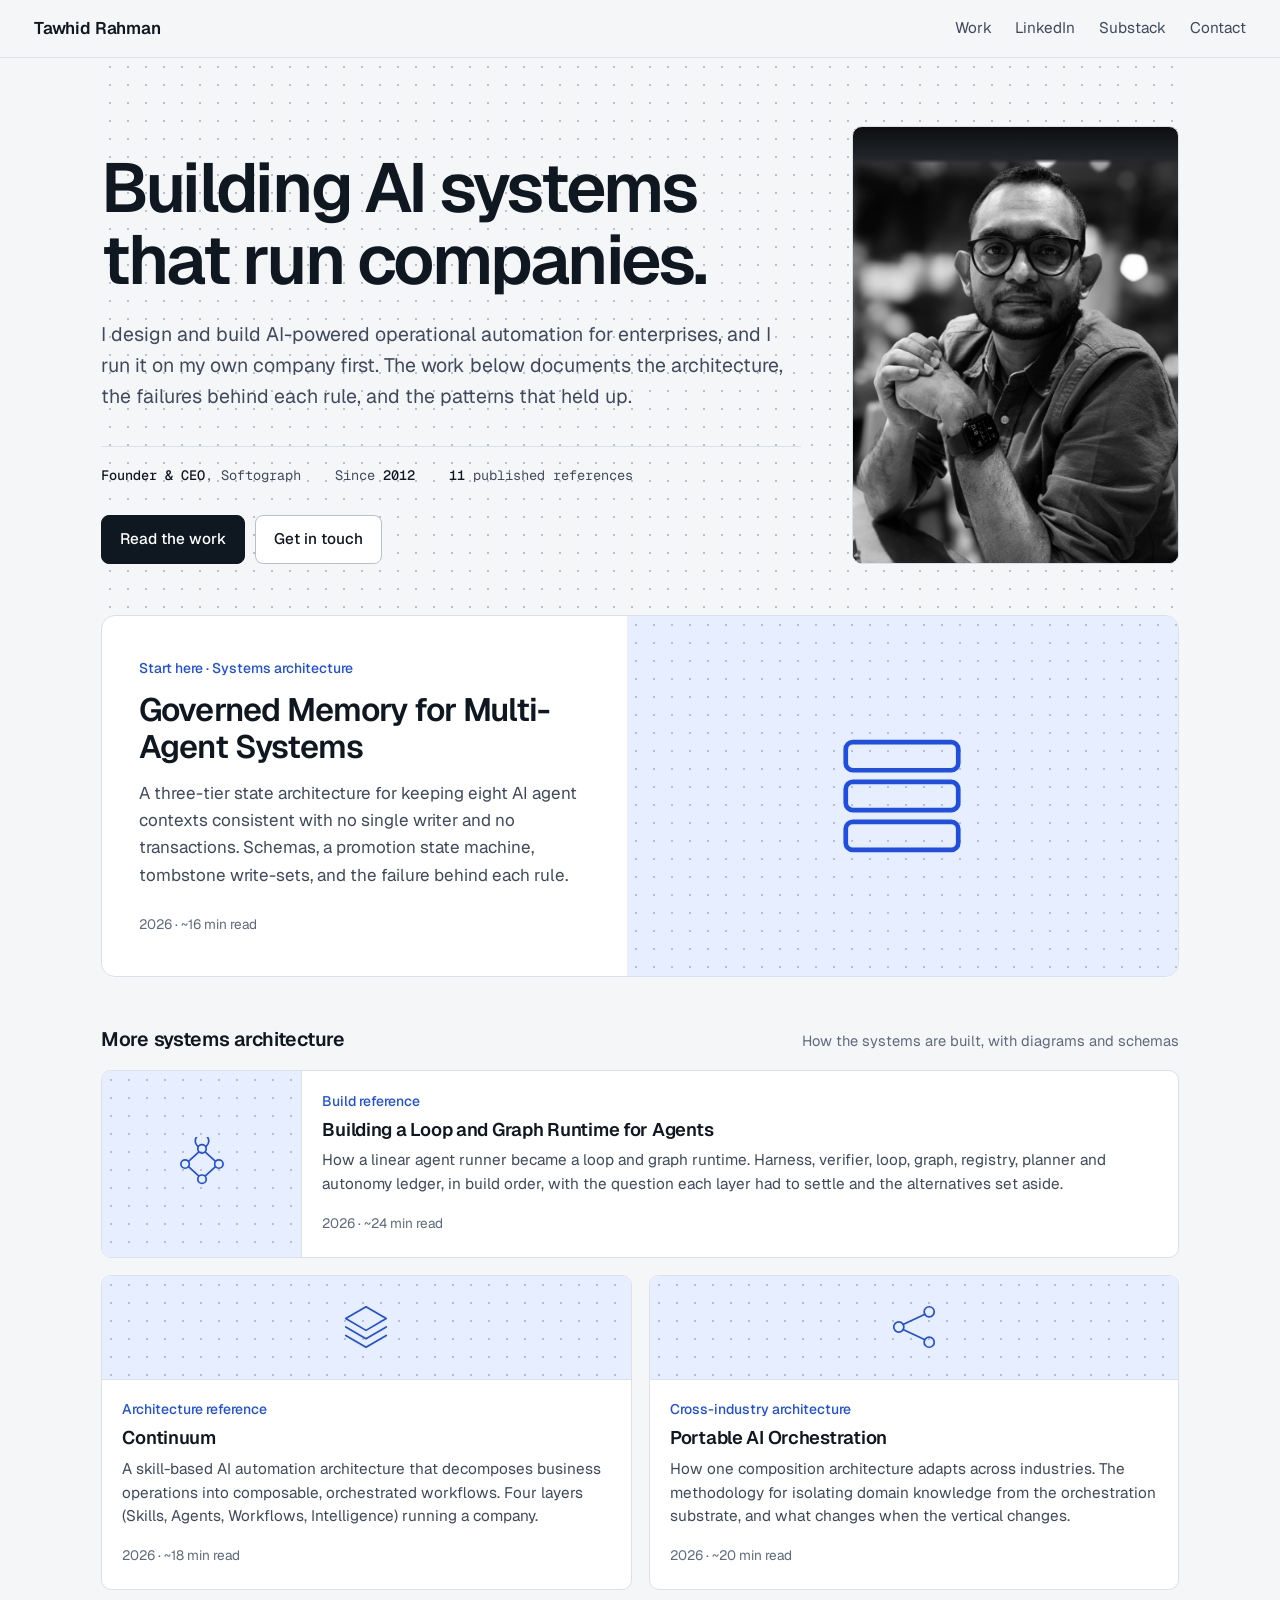
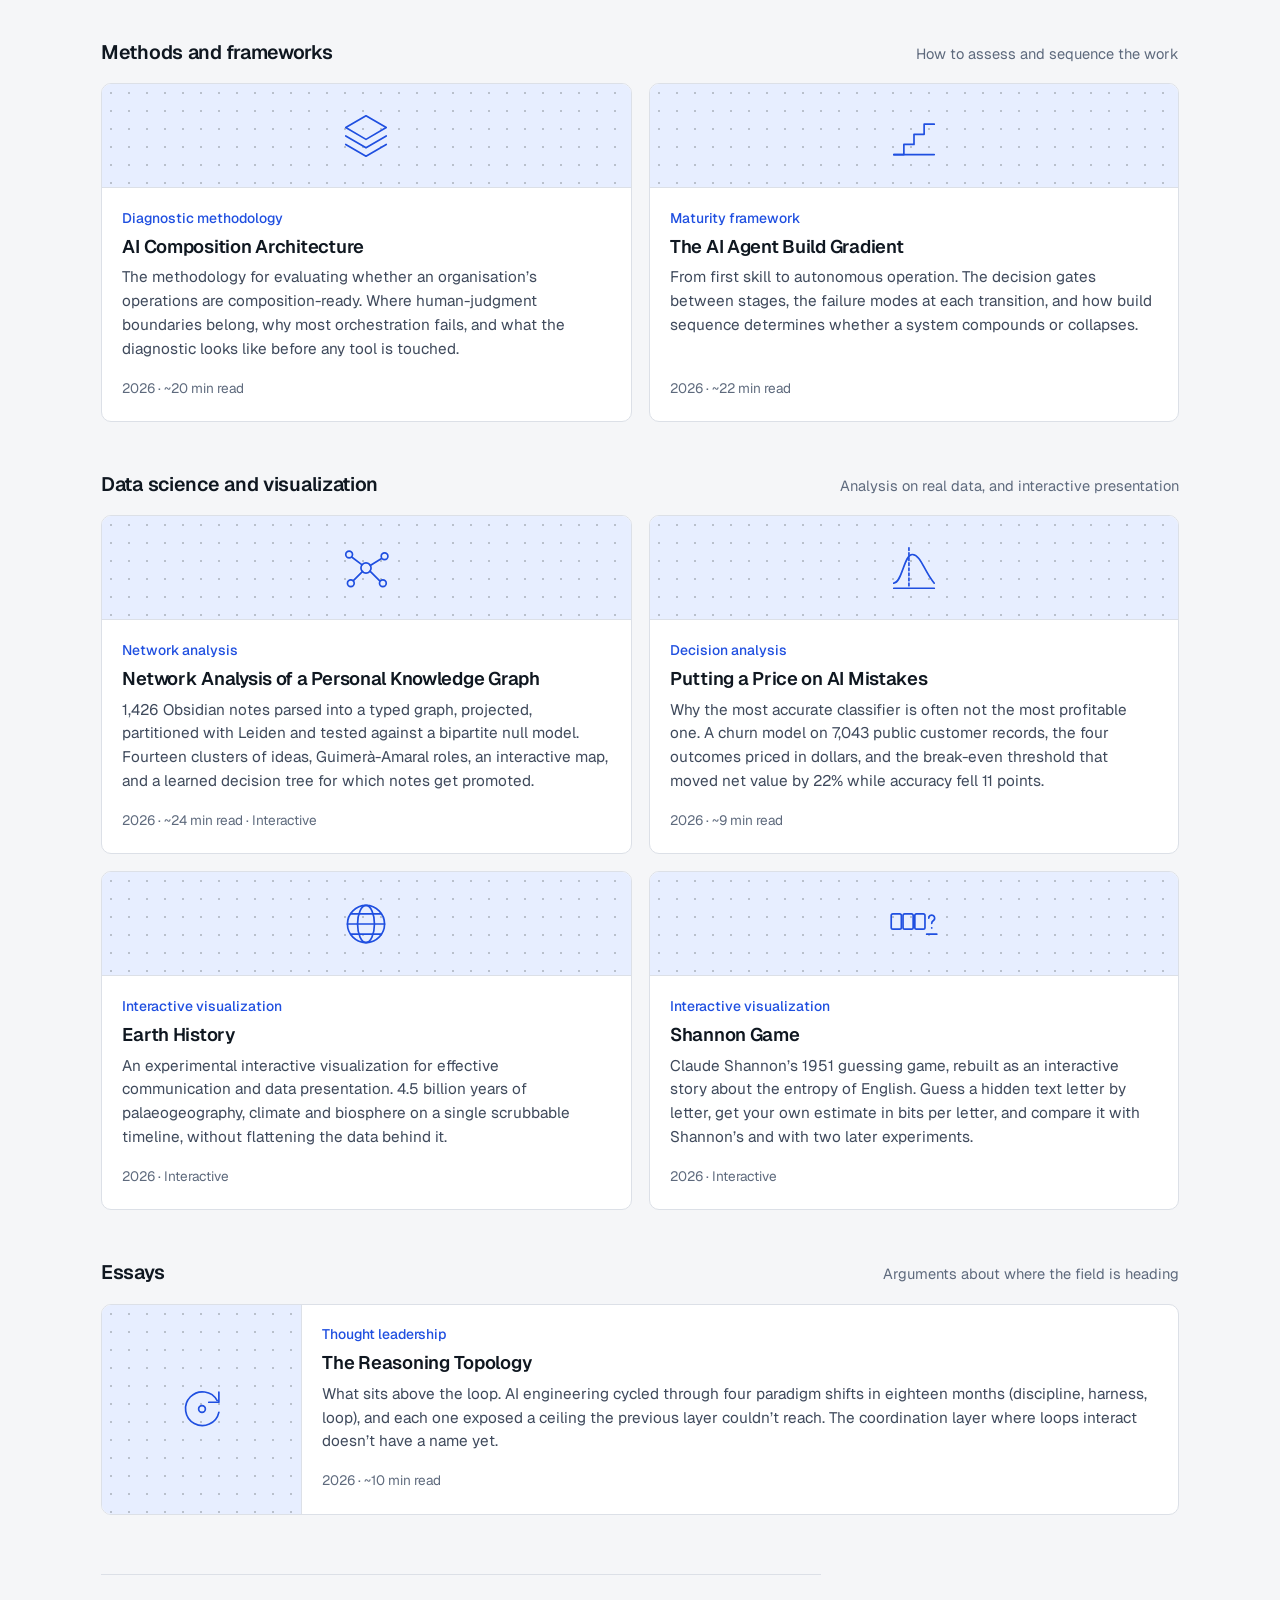
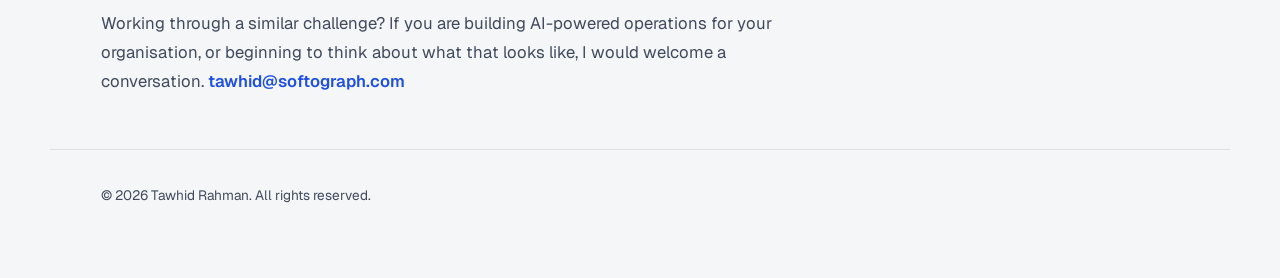
<file: index.html>
<!DOCTYPE html>
<html lang="en">
<head>
<meta charset="UTF-8">
<meta name="viewport" content="width=device-width, initial-scale=1.0">
<title>Tawhid Rahman &mdash; AI Architecture &amp; Enterprise Automation</title>
<meta name="description" content="Tawhid Rahman designs and builds AI-powered operational automation systems for enterprises. CEO of Softograph. Architecture references, diagnostic methodologies, and frameworks.">
<meta name="author" content="Tawhid Rahman">
<meta property="og:title" content="Tawhid Rahman — AI Architecture & Enterprise Automation">
<meta property="og:description" content="Architecture references, diagnostic methodologies, and frameworks for building AI-powered operational automation systems.">
<meta property="og:type" content="website">
<meta property="og:url" content="https://rahman-tawhid.github.io/">
<meta property="og:image" content="https://rahman-tawhid.github.io/assets/og.png">
<meta name="twitter:card" content="summary_large_image">
<link rel="preconnect" href="https://fonts.googleapis.com">
<link rel="preconnect" href="https://fonts.gstatic.com" crossorigin>
<link href="https://fonts.googleapis.com/css2?family=Geist:wght@400;500;600&family=Geist+Mono:wght@400;500&display=swap" rel="stylesheet">
<link rel="stylesheet" href="/assets/site.css">
</head>
<body>

<svg width="0" height="0" style="position:absolute" aria-hidden="true">
  <defs>
    <symbol id="g-stack" viewBox="0 0 64 64"><rect class="glyph" x="8" y="9" width="48" height="12" rx="3"/><rect class="glyph" x="8" y="26" width="48" height="12" rx="3"/><rect class="glyph" x="8" y="43" width="48" height="12" rx="3"/></symbol>
    <symbol id="g-layers" viewBox="0 0 64 64"><path class="glyph" d="M32 8 8 22l24 14 24-14z"/><path class="glyph" d="m8 32 24 14 24-14"/><path class="glyph" d="m8 42 24 14 24-14"/></symbol>
    <symbol id="g-nodes" viewBox="0 0 64 64"><circle class="glyph" cx="14" cy="32" r="6"/><circle class="glyph" cx="50" cy="14" r="6"/><circle class="glyph" cx="50" cy="50" r="6"/><path class="glyph" d="m19 29 26-12M19 35l26 12"/></symbol>
    <symbol id="g-steps" viewBox="0 0 64 64"><path class="glyph" d="M8 54h12V42h12V30h12V18h12"/><path class="glyph" d="M8 54h48"/></symbol>
    <symbol id="g-net" viewBox="0 0 64 64"><circle class="glyph" cx="32" cy="32" r="6"/><circle class="glyph" cx="12" cy="16" r="4"/><circle class="glyph" cx="54" cy="18" r="4"/><circle class="glyph" cx="14" cy="50" r="4"/><circle class="glyph" cx="52" cy="50" r="4"/><path class="glyph" d="m15 19 12 9M50 21l-13 8M17 47l11-11M48 47 37 36"/></symbol>
    <symbol id="g-loop" viewBox="0 0 64 64"><path class="glyph" d="M50 22A20 20 0 1 0 52 36"/><path class="glyph" d="M52 12v12H40"/><circle class="glyph" cx="32" cy="32" r="4"/></symbol>
    <symbol id="g-graph" viewBox="0 0 64 64"><circle class="glyph" cx="12" cy="32" r="5"/><circle class="glyph" cx="32" cy="14" r="5"/><circle class="glyph" cx="32" cy="50" r="5"/><circle class="glyph" cx="52" cy="32" r="5"/><path class="glyph" d="m16 29 12-11M16 35l12 11M36 18l12 11M36 46l12-11"/><path class="glyph" d="M27 11a8 8 0 1 1 10 0"/></symbol>
    <symbol id="g-threshold" viewBox="0 0 64 64"><path class="glyph" d="M8 50C18 50 20 16 30 16s14 20 26 34"/><path class="glyph" d="M26 8v48" stroke-dasharray="3 3"/><path class="glyph" d="M8 56h48"/></symbol>
    <symbol id="g-guess" viewBox="0 0 64 64"><rect class="glyph" x="5" y="20" width="12" height="18" rx="2"/><rect class="glyph" x="19" y="20" width="12" height="18" rx="2"/><rect class="glyph" x="33" y="20" width="12" height="18" rx="2"/><path class="glyph" d="M47 44h12"/><path class="glyph" d="M49.5 25a3.5 3.5 0 1 1 5.5 2.9c-1.4.9-2 1.8-2 3.3"/><path class="glyph" d="M53 36.5v.1"/></symbol>    <symbol id="g-globe" viewBox="0 0 64 64"><circle class="glyph" cx="32" cy="32" r="22"/><ellipse class="glyph" cx="32" cy="32" rx="10" ry="22"/><path class="glyph" d="M10 32h44M14 20h36M14 44h36"/></symbol>
  </defs>
</svg>

<header class="site-header">
  <a class="brand" href="/"><span class="brand-name">Tawhid Rahman</span></a>
  <div class="header-controls">
    <a class="header-link" href="#work">Work</a>
    <a class="header-link" href="https://www.linkedin.com/in/tawhidurr/" target="_blank" rel="noopener">LinkedIn</a>
    <a class="header-link" href="https://substack.com/@tawhidr" target="_blank" rel="noopener">Substack</a>
    <a class="header-link" href="mailto:tawhid@softograph.com">Contact</a>
  </div>
</header>

<main class="home-main">

  <section class="home-hero dots">
    <div>
      <h1>Building AI systems that run companies.</h1>
      <p class="lead">I design and build AI-powered operational automation for enterprises, and I run it on my own company first. The work below documents the architecture, the failures behind each rule, and the patterns that held up.</p>
      <div class="facts"><span><b>Founder &amp; CEO</b>, Softograph</span><span>Since <b>2012</b></span><span><b>11</b> published references</span></div>
      <div class="home-links"><a class="primary" href="#work">Read the work</a><a href="mailto:tawhid@softograph.com">Get in touch</a></div>
    </div>
    <div class="photo-frame"><img src="/assets/portrait.jpg" width="805" height="1000" alt="Tawhid Rahman"></div>
  </section>

  <section id="work">
    <a class="feat-card" href="/work/governed-agent-memory.html">
      <div class="feat-text">
        <span class="kind">Start here &middot; Systems architecture</span>
        <h2>Governed Memory for Multi-Agent Systems</h2>
        <p>A three-tier state architecture for keeping eight AI agent contexts consistent with no single writer and no transactions. Schemas, a promotion state machine, tombstone write-sets, and the failure behind each rule.</p>
        <span class="meta">2026 &middot; ~16 min read</span>
      </div>
      <div class="feat-art"><svg aria-hidden="true"><use href="#g-stack"/></svg></div>
    </a>
  </section>

  <section class="shelf" id="systems">
    <div class="shelf-head"><h2>More systems architecture</h2><p class="shelf-note">How the systems are built, with diagrams and schemas</p></div>
    <div class="grid two">
      <a class="item wide" href="/work/loop-graph-runtime.html"><div class="thumb"><svg aria-hidden="true"><use href="#g-graph"/></svg></div><div class="body"><span class="kind">Build reference</span><h3>Building a Loop and Graph Runtime for Agents</h3><p>How a linear agent runner became a loop and graph runtime. Harness, verifier, loop, graph, registry, planner and autonomy ledger, in build order, with the question each layer had to settle and the alternatives set aside.</p><span class="meta">2026 &middot; ~24 min read</span></div></a>
      <a class="item" href="/work/continuum.html"><div class="thumb"><svg aria-hidden="true"><use href="#g-layers"/></svg></div><div class="body"><span class="kind">Architecture reference</span><h3>Continuum</h3><p>A skill-based AI automation architecture that decomposes business operations into composable, orchestrated workflows. Four layers (Skills, Agents, Workflows, Intelligence) running a company.</p><span class="meta">2026 &middot; ~18 min read</span></div></a>
      <a class="item" href="/work/portable-ai-orchestration.html"><div class="thumb"><svg aria-hidden="true"><use href="#g-nodes"/></svg></div><div class="body"><span class="kind">Cross-industry architecture</span><h3>Portable AI Orchestration</h3><p>How one composition architecture adapts across industries. The methodology for isolating domain knowledge from the orchestration substrate, and what changes when the vertical changes.</p><span class="meta">2026 &middot; ~20 min read</span></div></a>
    </div>
  </section>

  <section class="shelf" id="methods">
    <div class="shelf-head"><h2>Methods and frameworks</h2><p class="shelf-note">How to assess and sequence the work</p></div>
    <div class="grid two">
      <a class="item" href="/work/ai-composition-architecture.html"><div class="thumb"><svg aria-hidden="true"><use href="#g-layers"/></svg></div><div class="body"><span class="kind">Diagnostic methodology</span><h3>AI Composition Architecture</h3><p>The methodology for evaluating whether an organisation&rsquo;s operations are composition-ready. Where human-judgment boundaries belong, why most orchestration fails, and what the diagnostic looks like before any tool is touched.</p><span class="meta">2026 &middot; ~20 min read</span></div></a>
      <a class="item" href="/work/ai-agent-build-gradient.html"><div class="thumb"><svg aria-hidden="true"><use href="#g-steps"/></svg></div><div class="body"><span class="kind">Maturity framework</span><h3>The AI Agent Build Gradient</h3><p>From first skill to autonomous operation. The decision gates between stages, the failure modes at each transition, and how build sequence determines whether a system compounds or collapses.</p><span class="meta">2026 &middot; ~22 min read</span></div></a>
    </div>
  </section>

  <section class="shelf" id="data">
    <div class="shelf-head"><h2>Data science and visualization</h2><p class="shelf-note">Analysis on real data, and interactive presentation</p></div>
    <div class="grid two">
      <a class="item" href="/work/knowledge-graph-network-analysis.html"><div class="thumb"><svg aria-hidden="true"><use href="#g-net"/></svg></div><div class="body"><span class="kind">Network analysis</span><h3>Network Analysis of a Personal Knowledge Graph</h3><p>1,426 Obsidian notes parsed into a typed graph, projected, partitioned with Leiden and tested against a bipartite null model. Fourteen clusters of ideas, Guimer&agrave;-Amaral roles, an interactive map, and a learned decision tree for which notes get promoted.</p><span class="meta">2026 &middot; ~24 min read &middot; Interactive</span></div></a>
      <a class="item" href="/work/putting-a-price-on-ai-mistakes.html"><div class="thumb"><svg aria-hidden="true"><use href="#g-threshold"/></svg></div><div class="body"><span class="kind">Decision analysis</span><h3>Putting a Price on AI Mistakes</h3><p>Why the most accurate classifier is often not the most profitable one. A churn model on 7,043 public customer records, the four outcomes priced in dollars, and the break-even threshold that moved net value by 22% while accuracy fell 11 points.</p><span class="meta">2026 &middot; ~9 min read</span></div></a>
      <a class="item" href="/earth-history/"><div class="thumb"><svg aria-hidden="true"><use href="#g-globe"/></svg></div><div class="body"><span class="kind">Interactive visualization</span><h3>Earth History</h3><p>An experimental interactive visualization for effective communication and data presentation. 4.5 billion years of palaeogeography, climate and biosphere on a single scrubbable timeline, without flattening the data behind it.</p><span class="meta">2026 &middot; Interactive</span></div></a>      <a class="item" href="/shannon-game/"><div class="thumb"><svg aria-hidden="true"><use href="#g-guess"/></svg></div><div class="body"><span class="kind">Interactive visualization</span><h3>Shannon Game</h3><p>Claude Shannon&rsquo;s 1951 guessing game, rebuilt as an interactive story about the entropy of English. Guess a hidden text letter by letter, get your own estimate in bits per letter, and compare it with Shannon&rsquo;s and with two later experiments.</p><span class="meta">2026 &middot; Interactive</span></div></a>
    </div>
  </section>

  <section class="shelf" id="essays">
    <div class="shelf-head"><h2>Essays</h2><p class="shelf-note">Arguments about where the field is heading</p></div>
    <div class="grid two">
      <a class="item wide" href="/work/reasoning-topology.html"><div class="thumb"><svg aria-hidden="true"><use href="#g-loop"/></svg></div><div class="body"><span class="kind">Thought leadership</span><h3>The Reasoning Topology</h3><p>What sits above the loop. AI engineering cycled through four paradigm shifts in eighteen months (discipline, harness, loop), and each one exposed a ceiling the previous layer couldn&rsquo;t reach. The coordination layer where loops interact doesn&rsquo;t have a name yet.</p><span class="meta">2026 &middot; ~10 min read</span></div></a>
    </div>
  </section>

  <div class="home-cta">
    <p>Working through a similar challenge? If you are building AI-powered operations for your organisation, or beginning to think about what that looks like, I would welcome a conversation. <a href="mailto:tawhid@softograph.com">tawhid@softograph.com</a></p>
  </div>
</main>

<footer class="home-footer">
  <p>&copy; 2026 Tawhid Rahman. All rights reserved.</p>
</footer>

</body>
</html>
</file>
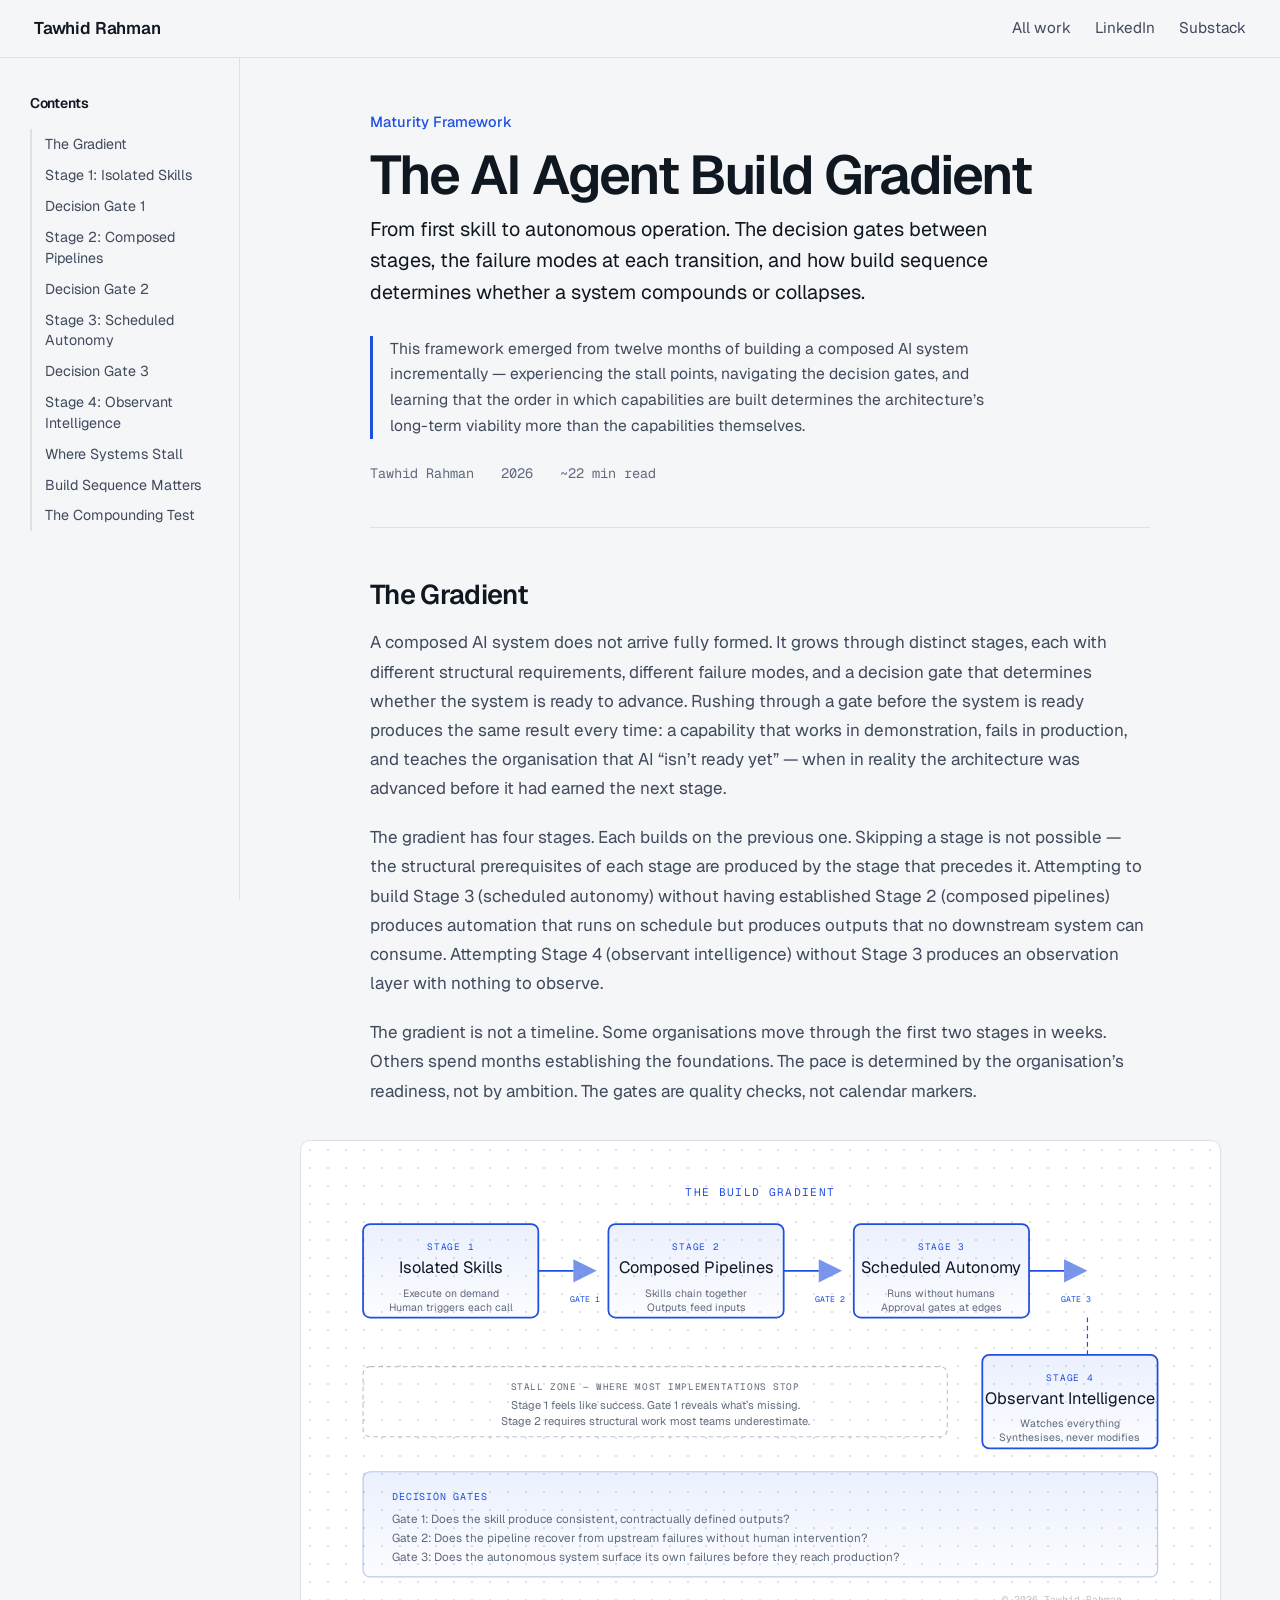
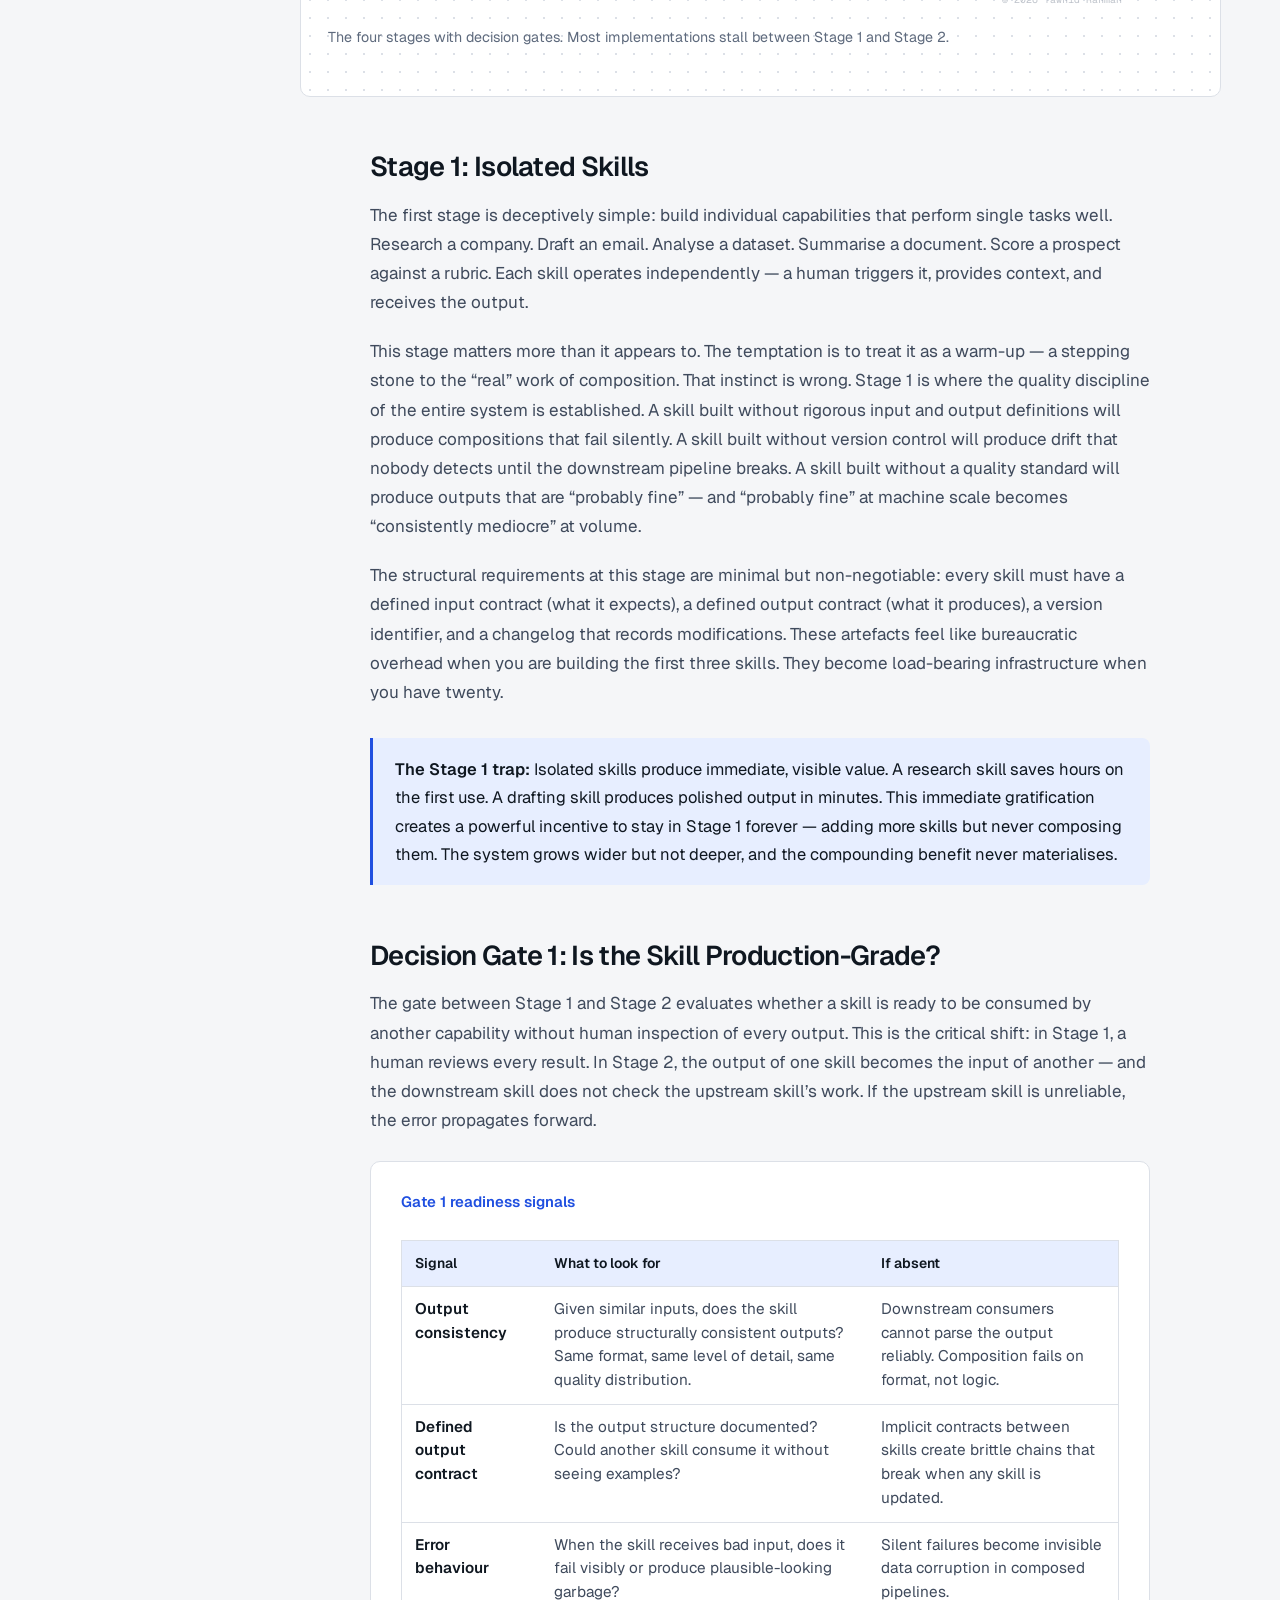
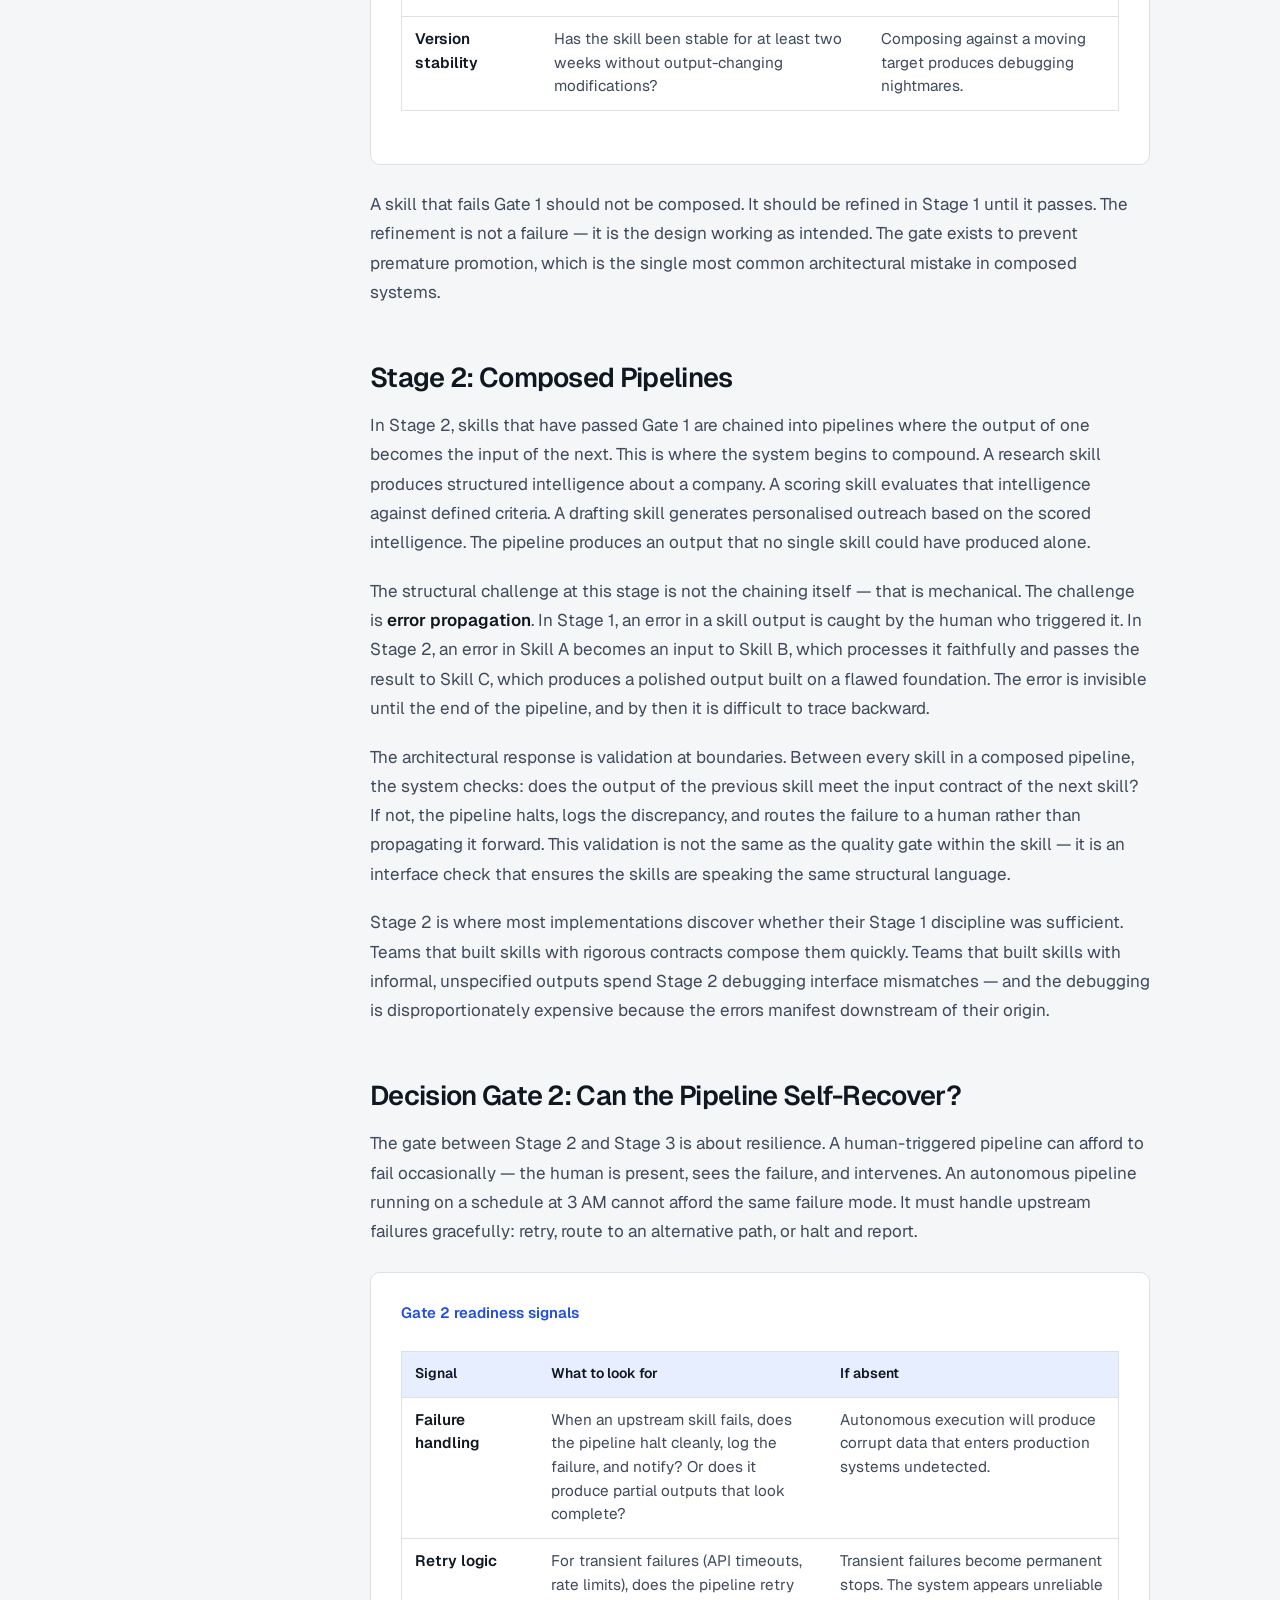
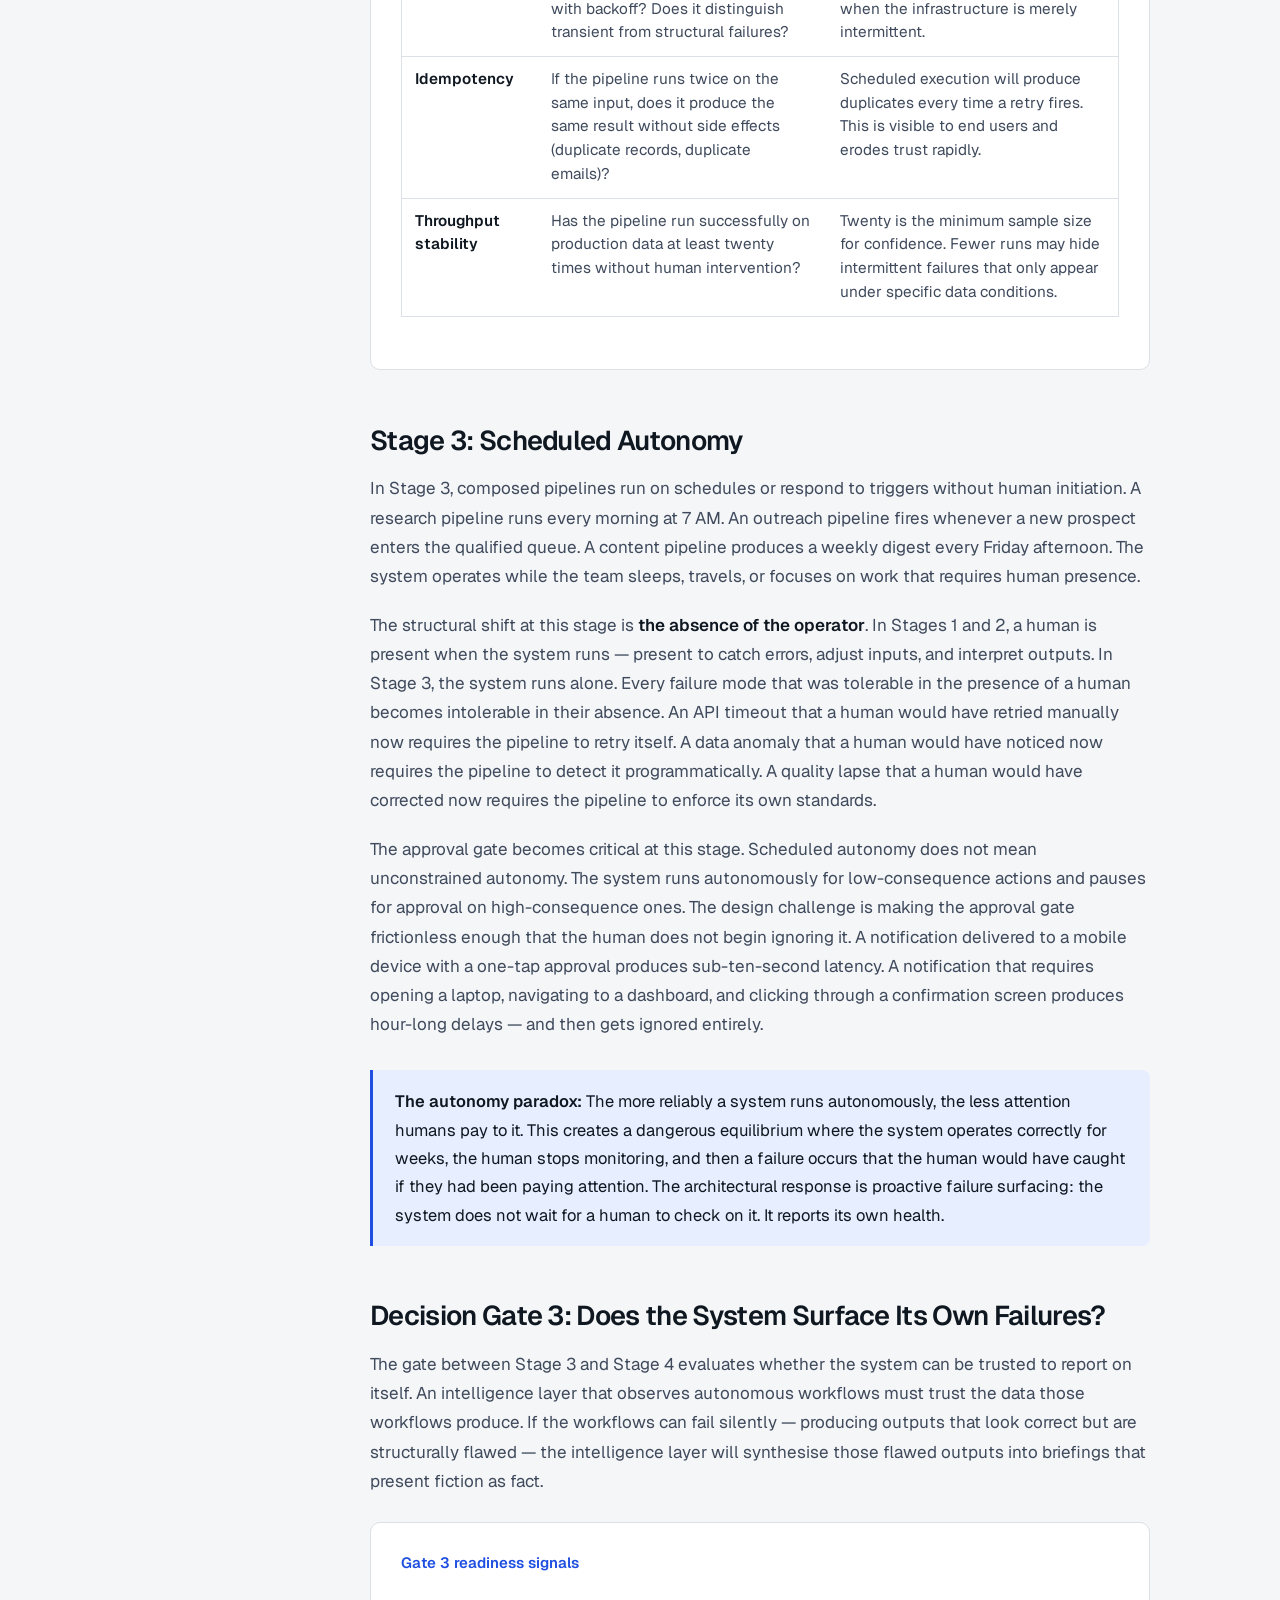
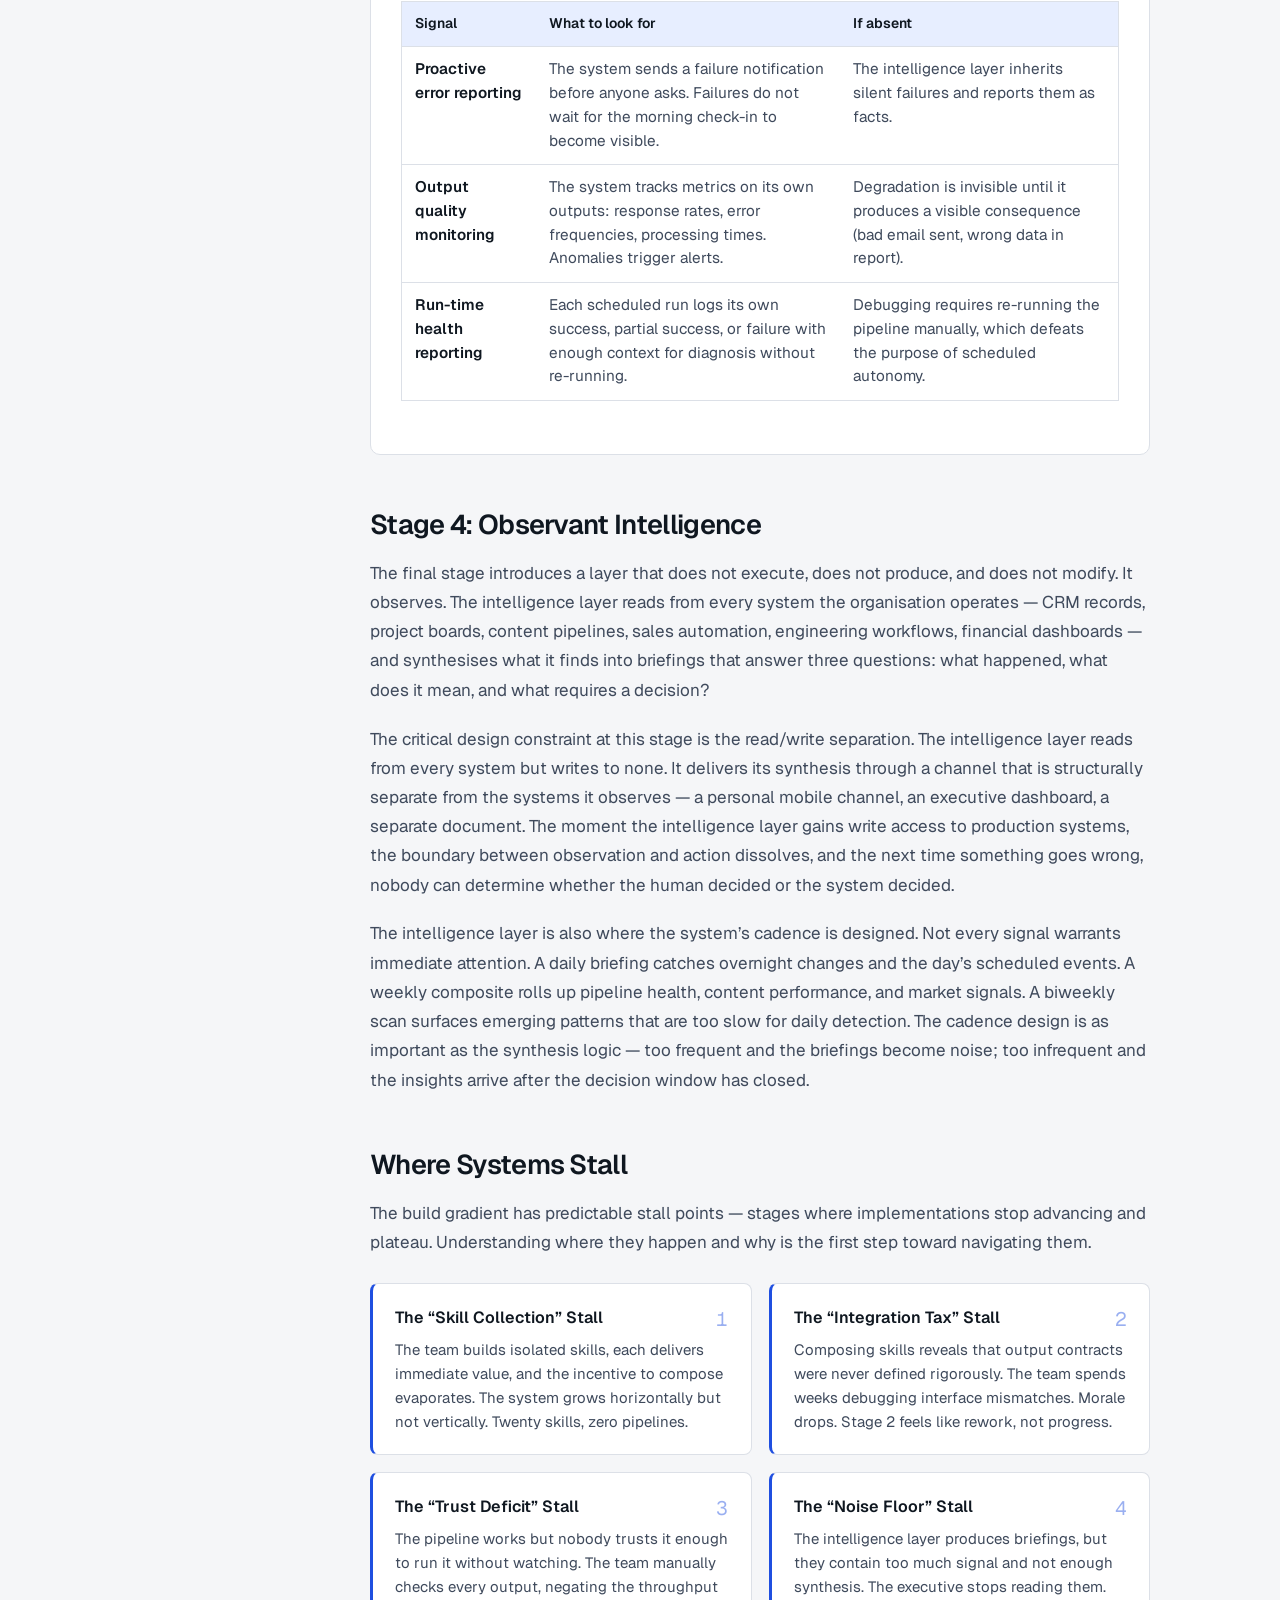
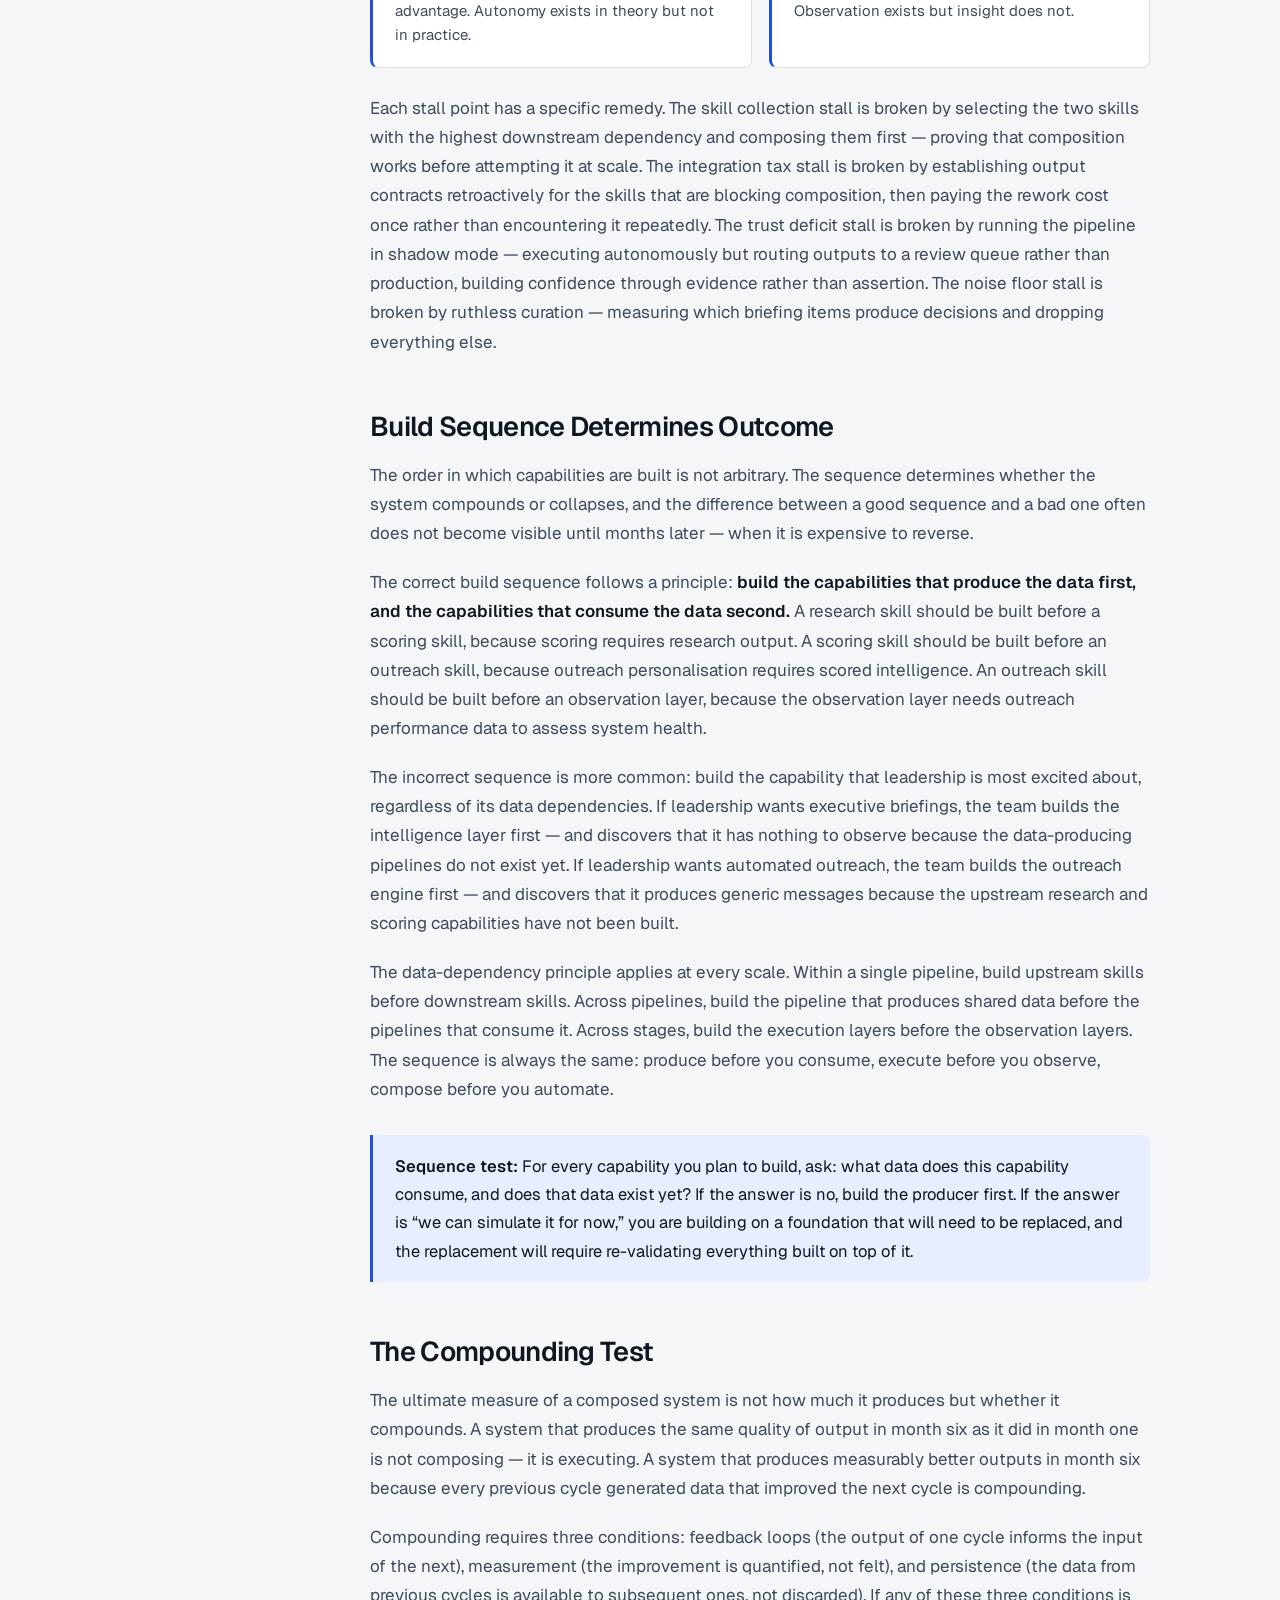
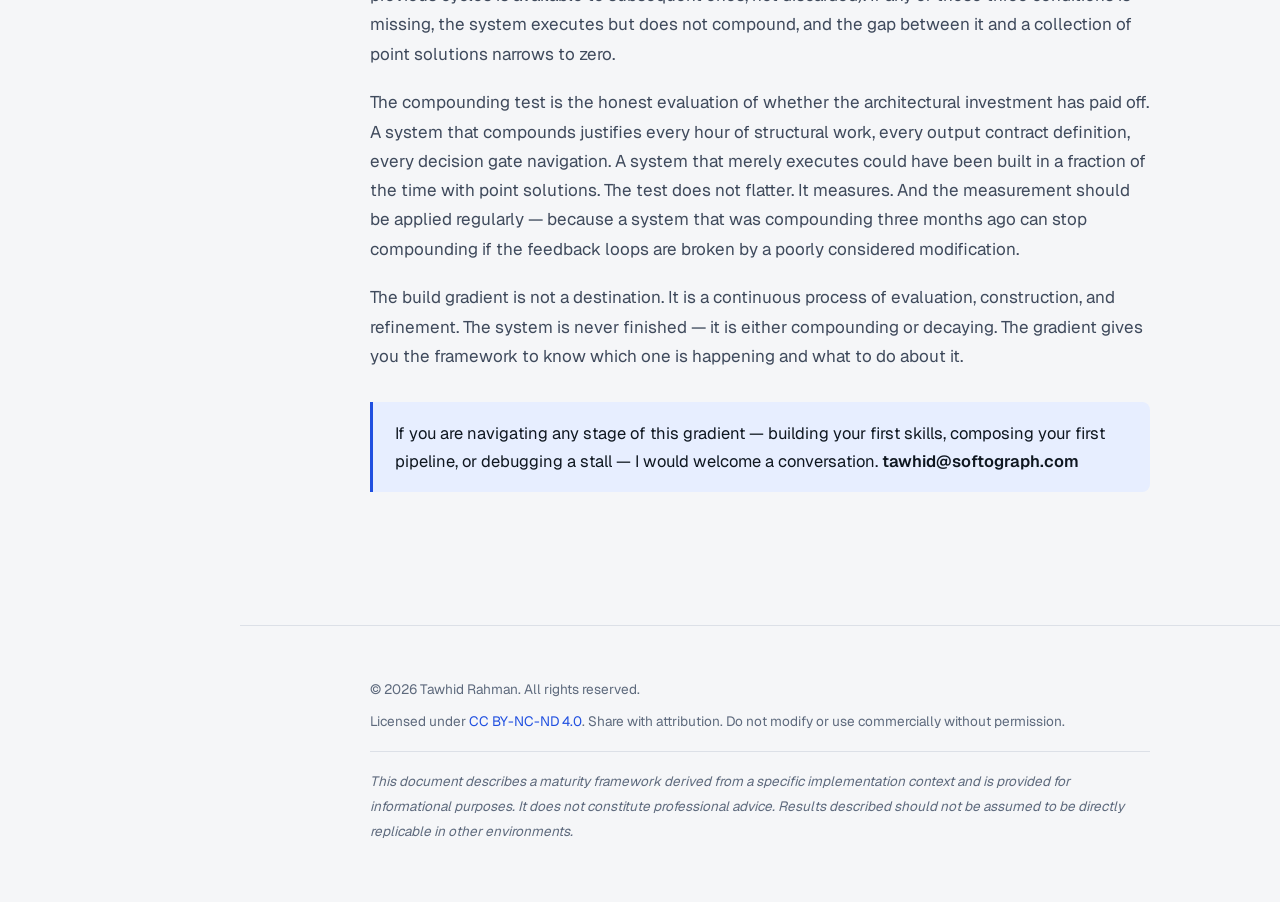
<file: work/ai-agent-build-gradient.html>
<!DOCTYPE html>
<html lang="en" data-theme="light">
<head>
<meta charset="UTF-8">
<meta name="viewport" content="width=device-width, initial-scale=1.0">
<title>The AI Agent Build Gradient — From First Skill to Autonomous Operation | Tawhid Rahman</title>
<meta name="description" content="The maturity model for composed AI systems. Decision gates between stages, failure modes at each transition, and how build sequence determines whether a system compounds or collapses.">
<meta name="author" content="Tawhid Rahman">
<meta name="keywords" content="AI agent maturity, build gradient, autonomous operation, composed systems, skill composition, AI implementation stages">
<meta property="og:title" content="The AI Agent Build Gradient — From First Skill to Autonomous Operation">
<meta property="og:description" content="From first skill to autonomous operation. The decision gates between stages, the failure modes at each transition, and how build sequence determines whether a system compounds or collapses.">
<meta property="og:type" content="article">
<meta property="og:image" content="https://rahman-tawhid.github.io/assets/og.png">
<meta name="twitter:card" content="summary_large_image">
<link rel="preconnect" href="https://fonts.googleapis.com">
<link rel="preconnect" href="https://fonts.gstatic.com" crossorigin>
<link href="https://fonts.googleapis.com/css2?family=Geist:wght@400;500;600&family=Geist+Mono:wght@400;500&display=swap" rel="stylesheet">
<link rel="stylesheet" href="/assets/site.css">
</head>
<body>

<header class="site-header">
  <a class="brand" href="/"><span class="brand-name">Tawhid Rahman</span></a>
  <div class="header-controls">
    <a class="header-link" href="/">All work</a>
    <a class="header-link" href="https://www.linkedin.com/in/tawhidurr/" target="_blank" rel="noopener">LinkedIn</a>
    <a class="header-link" href="https://substack.com/@tawhidr" target="_blank" rel="noopener">Substack</a>
  </div>
</header>

<div class="page-wrapper">
<nav class="toc-rail" aria-label="Table of contents">
  <h3>Contents</h3>
  <a href="#gradient">The Gradient</a>
  <a href="#stage-one">Stage 1: Isolated Skills</a>
  <a href="#gate-one">Decision Gate 1</a>
  <a href="#stage-two">Stage 2: Composed Pipelines</a>
  <a href="#gate-two">Decision Gate 2</a>
  <a href="#stage-three">Stage 3: Scheduled Autonomy</a>
  <a href="#gate-three">Decision Gate 3</a>
  <a href="#stage-four">Stage 4: Observant Intelligence</a>
  <a href="#stall-points">Where Systems Stall</a>
  <a href="#build-sequence">Build Sequence Matters</a>
  <a href="#compounding">The Compounding Test</a>
</nav>

<main class="main-content">

  <section class="hero">
    <p class="hero-eyebrow">Maturity Framework</p>
    <h1>The AI Agent Build Gradient</h1>
    <p class="hero-subtitle">
      From first skill to autonomous operation. The decision gates between stages, the failure modes at each transition, and how build sequence determines whether a system compounds or collapses.
    </p>
    <p class="hero-author">
      This framework emerged from twelve months of building a composed AI system incrementally &mdash; experiencing the stall points, navigating the decision gates, and learning that the order in which capabilities are built determines the architecture&rsquo;s long-term viability more than the capabilities themselves.
    </p>
    <div class="hero-meta">
      <span>Tawhid Rahman</span>
      <span>2026</span>
      <span>~22 min read</span>
    </div>
  </section>

  <h2 id="gradient">The Gradient</h2>
  <p>
    A composed AI system does not arrive fully formed. It grows through distinct stages, each with different structural requirements, different failure modes, and a decision gate that determines whether the system is ready to advance. Rushing through a gate before the system is ready produces the same result every time: a capability that works in demonstration, fails in production, and teaches the organisation that AI &ldquo;isn&rsquo;t ready yet&rdquo; &mdash; when in reality the architecture was advanced before it had earned the next stage.
  </p>
  <p>
    The gradient has four stages. Each builds on the previous one. Skipping a stage is not possible &mdash; the structural prerequisites of each stage are produced by the stage that precedes it. Attempting to build Stage 3 (scheduled autonomy) without having established Stage 2 (composed pipelines) produces automation that runs on schedule but produces outputs that no downstream system can consume. Attempting Stage 4 (observant intelligence) without Stage 3 produces an observation layer with nothing to observe.
  </p>
  <p>
    The gradient is not a timeline. Some organisations move through the first two stages in weeks. Others spend months establishing the foundations. The pace is determined by the organisation&rsquo;s readiness, not by ambition. The gates are quality checks, not calendar markers.
  </p>

  <div class="diagram-wrapper">
    <svg viewBox="0 0 740 380" xmlns="http://www.w3.org/2000/svg" role="img" aria-label="Build gradient stages with decision gates">
      <defs>
        <linearGradient id="bg1" x1="0" y1="0" x2="0" y2="1"><stop offset="0%" stop-color="#5B84F0" stop-opacity=".12"/><stop offset="100%" stop-color="#5B84F0" stop-opacity=".02"/></linearGradient>
      </defs>
      <text x="370" y="24" text-anchor="middle" font-family="Geist Mono,monospace" font-size="9.5" fill="#1F4FE0" letter-spacing=".12em">THE BUILD GRADIENT</text>

      <!-- Stage 1 -->
      <rect x="30" y="48" width="150" height="80" rx="6" fill="url(#bg1)" stroke="#1F4FE0" stroke-width="1.5"/>
      <text x="105" y="70" text-anchor="middle" font-family="Geist Mono,monospace" font-size="8" fill="#1F4FE0" letter-spacing=".08em">STAGE 1</text>
      <text x="105" y="90" text-anchor="middle" font-family="Geist,serif" font-size="14" fill="currentColor">Isolated Skills</text>
      <text x="105" y="110" text-anchor="middle" font-family="Geist,sans-serif" font-size="9" fill="#5E6A7D">Execute on demand</text>
      <text x="105" y="122" text-anchor="middle" font-family="Geist,sans-serif" font-size="9" fill="#5E6A7D">Human triggers each call</text>

      <!-- Gate 1 -->
      <line x1="180" y1="88" x2="210" y2="88" stroke="#1F4FE0" stroke-width="1.5"/>
      <polygon points="210,78 230,88 210,98" fill="#1F4FE0" opacity=".6"/>
      <text x="220" y="115" text-anchor="middle" font-family="Geist Mono,monospace" font-size="7" fill="#1F4FE0">GATE 1</text>

      <!-- Stage 2 -->
      <rect x="240" y="48" width="150" height="80" rx="6" fill="url(#bg1)" stroke="#1F4FE0" stroke-width="1.5"/>
      <text x="315" y="70" text-anchor="middle" font-family="Geist Mono,monospace" font-size="8" fill="#1F4FE0" letter-spacing=".08em">STAGE 2</text>
      <text x="315" y="90" text-anchor="middle" font-family="Geist,serif" font-size="14" fill="currentColor">Composed Pipelines</text>
      <text x="315" y="110" text-anchor="middle" font-family="Geist,sans-serif" font-size="9" fill="#5E6A7D">Skills chain together</text>
      <text x="315" y="122" text-anchor="middle" font-family="Geist,sans-serif" font-size="9" fill="#5E6A7D">Outputs feed inputs</text>

      <!-- Gate 2 -->
      <line x1="390" y1="88" x2="420" y2="88" stroke="#1F4FE0" stroke-width="1.5"/>
      <polygon points="420,78 440,88 420,98" fill="#1F4FE0" opacity=".6"/>
      <text x="430" y="115" text-anchor="middle" font-family="Geist Mono,monospace" font-size="7" fill="#1F4FE0">GATE 2</text>

      <!-- Stage 3 -->
      <rect x="450" y="48" width="150" height="80" rx="6" fill="url(#bg1)" stroke="#1F4FE0" stroke-width="1.5"/>
      <text x="525" y="70" text-anchor="middle" font-family="Geist Mono,monospace" font-size="8" fill="#1F4FE0" letter-spacing=".08em">STAGE 3</text>
      <text x="525" y="90" text-anchor="middle" font-family="Geist,serif" font-size="14" fill="currentColor">Scheduled Autonomy</text>
      <text x="525" y="110" text-anchor="middle" font-family="Geist,sans-serif" font-size="9" fill="#5E6A7D">Runs without humans</text>
      <text x="525" y="122" text-anchor="middle" font-family="Geist,sans-serif" font-size="9" fill="#5E6A7D">Approval gates at edges</text>

      <!-- Gate 3 -->
      <line x1="600" y1="88" x2="630" y2="88" stroke="#1F4FE0" stroke-width="1.5"/>
      <polygon points="630,78 650,88 630,98" fill="#1F4FE0" opacity=".6"/>
      <text x="640" y="115" text-anchor="middle" font-family="Geist Mono,monospace" font-size="7" fill="#1F4FE0">GATE 3</text>

      <!-- Stage 4 -->
      <rect x="560" y="160" width="150" height="80" rx="6" fill="url(#bg1)" stroke="#1F4FE0" stroke-width="1.5"/>
      <text x="635" y="182" text-anchor="middle" font-family="Geist Mono,monospace" font-size="8" fill="#1F4FE0" letter-spacing=".08em">STAGE 4</text>
      <text x="635" y="202" text-anchor="middle" font-family="Geist,serif" font-size="14" fill="currentColor">Observant Intelligence</text>
      <text x="635" y="222" text-anchor="middle" font-family="Geist,sans-serif" font-size="9" fill="#5E6A7D">Watches everything</text>
      <text x="635" y="234" text-anchor="middle" font-family="Geist,sans-serif" font-size="9" fill="#5E6A7D">Synthesises, never modifies</text>
      <line x1="650" y1="128" x2="650" y2="160" stroke="#1F4FE0" stroke-width="1" stroke-dasharray="4,3"/>

      <!-- Failure zones -->
      <rect x="30" y="170" width="500" height="60" rx="6" fill="none" stroke="#5E6A7D" stroke-width="1" stroke-dasharray="4,3" stroke-opacity=".4"/>
      <text x="280" y="190" text-anchor="middle" font-family="Geist Mono,monospace" font-size="8" fill="#5E6A7D" letter-spacing=".06em">STALL ZONE &mdash; WHERE MOST IMPLEMENTATIONS STOP</text>
      <text x="280" y="206" text-anchor="middle" font-family="Geist,sans-serif" font-size="9.5" fill="#5E6A7D">Stage 1 feels like success. Gate 1 reveals what&rsquo;s missing.</text>
      <text x="280" y="220" text-anchor="middle" font-family="Geist,sans-serif" font-size="9.5" fill="#5E6A7D">Stage 2 requires structural work most teams underestimate.</text>

      <!-- Legend -->
      <rect x="30" y="260" width="680" height="90" rx="6" fill="url(#bg1)" stroke="#1F4FE0" stroke-width="1" stroke-opacity=".3"/>
      <text x="55" y="284" font-family="Geist Mono,monospace" font-size="8.5" fill="#1F4FE0" letter-spacing=".08em">DECISION GATES</text>
      <text x="55" y="304" font-family="Geist,sans-serif" font-size="10" fill="#5E6A7D">Gate 1: Does the skill produce consistent, contractually defined outputs?</text>
      <text x="55" y="320" font-family="Geist,sans-serif" font-size="10" fill="#5E6A7D">Gate 2: Does the pipeline recover from upstream failures without human intervention?</text>
      <text x="55" y="336" font-family="Geist,sans-serif" font-size="10" fill="#5E6A7D">Gate 3: Does the autonomous system surface its own failures before they reach production?</text>

      <text x="680" y="372" font-family="Geist Mono,monospace" font-size="8.5" fill="#5E6A7D" text-anchor="end" opacity=".4">&copy; 2026 Tawhid Rahman</text>
    </svg>
    <p class="diagram-caption">The four stages with decision gates. Most implementations stall between Stage 1 and Stage 2.</p>
  </div>

  <!-- STAGE 1 -->
  <h2 id="stage-one">Stage 1: Isolated Skills</h2>
  <p>
    The first stage is deceptively simple: build individual capabilities that perform single tasks well. Research a company. Draft an email. Analyse a dataset. Summarise a document. Score a prospect against a rubric. Each skill operates independently &mdash; a human triggers it, provides context, and receives the output.
  </p>
  <p>
    This stage matters more than it appears to. The temptation is to treat it as a warm-up &mdash; a stepping stone to the &ldquo;real&rdquo; work of composition. That instinct is wrong. Stage 1 is where the quality discipline of the entire system is established. A skill built without rigorous input and output definitions will produce compositions that fail silently. A skill built without version control will produce drift that nobody detects until the downstream pipeline breaks. A skill built without a quality standard will produce outputs that are &ldquo;probably fine&rdquo; &mdash; and &ldquo;probably fine&rdquo; at machine scale becomes &ldquo;consistently mediocre&rdquo; at volume.
  </p>
  <p>
    The structural requirements at this stage are minimal but non-negotiable: every skill must have a defined input contract (what it expects), a defined output contract (what it produces), a version identifier, and a changelog that records modifications. These artefacts feel like bureaucratic overhead when you are building the first three skills. They become load-bearing infrastructure when you have twenty.
  </p>

  <div class="callout">
    <p><strong>The Stage 1 trap:</strong> Isolated skills produce immediate, visible value. A research skill saves hours on the first use. A drafting skill produces polished output in minutes. This immediate gratification creates a powerful incentive to stay in Stage 1 forever &mdash; adding more skills but never composing them. The system grows wider but not deeper, and the compounding benefit never materialises.</p>
  </div>

  <!-- GATE 1 -->
  <h2 id="gate-one">Decision Gate 1: Is the Skill Production-Grade?</h2>
  <p>
    The gate between Stage 1 and Stage 2 evaluates whether a skill is ready to be consumed by another capability without human inspection of every output. This is the critical shift: in Stage 1, a human reviews every result. In Stage 2, the output of one skill becomes the input of another &mdash; and the downstream skill does not check the upstream skill&rsquo;s work. If the upstream skill is unreliable, the error propagates forward.
  </p>

  <div class="arch-card">
    <h4>Gate 1 readiness signals</h4>
    <table class="ref-table">
      <tr><th>Signal</th><th>What to look for</th><th>If absent</th></tr>
      <tr><td>Output consistency</td><td>Given similar inputs, does the skill produce structurally consistent outputs? Same format, same level of detail, same quality distribution.</td><td>Downstream consumers cannot parse the output reliably. Composition fails on format, not logic.</td></tr>
      <tr><td>Defined output contract</td><td>Is the output structure documented? Could another skill consume it without seeing examples?</td><td>Implicit contracts between skills create brittle chains that break when any skill is updated.</td></tr>
      <tr><td>Error behaviour</td><td>When the skill receives bad input, does it fail visibly or produce plausible-looking garbage?</td><td>Silent failures become invisible data corruption in composed pipelines.</td></tr>
      <tr><td>Version stability</td><td>Has the skill been stable for at least two weeks without output-changing modifications?</td><td>Composing against a moving target produces debugging nightmares.</td></tr>
    </table>
  </div>

  <p>
    A skill that fails Gate 1 should not be composed. It should be refined in Stage 1 until it passes. The refinement is not a failure &mdash; it is the design working as intended. The gate exists to prevent premature promotion, which is the single most common architectural mistake in composed systems.
  </p>

  <!-- STAGE 2 -->
  <h2 id="stage-two">Stage 2: Composed Pipelines</h2>
  <p>
    In Stage 2, skills that have passed Gate 1 are chained into pipelines where the output of one becomes the input of the next. This is where the system begins to compound. A research skill produces structured intelligence about a company. A scoring skill evaluates that intelligence against defined criteria. A drafting skill generates personalised outreach based on the scored intelligence. The pipeline produces an output that no single skill could have produced alone.
  </p>
  <p>
    The structural challenge at this stage is not the chaining itself &mdash; that is mechanical. The challenge is <strong>error propagation</strong>. In Stage 1, an error in a skill output is caught by the human who triggered it. In Stage 2, an error in Skill A becomes an input to Skill B, which processes it faithfully and passes the result to Skill C, which produces a polished output built on a flawed foundation. The error is invisible until the end of the pipeline, and by then it is difficult to trace backward.
  </p>
  <p>
    The architectural response is validation at boundaries. Between every skill in a composed pipeline, the system checks: does the output of the previous skill meet the input contract of the next skill? If not, the pipeline halts, logs the discrepancy, and routes the failure to a human rather than propagating it forward. This validation is not the same as the quality gate within the skill &mdash; it is an interface check that ensures the skills are speaking the same structural language.
  </p>
  <p>
    Stage 2 is where most implementations discover whether their Stage 1 discipline was sufficient. Teams that built skills with rigorous contracts compose them quickly. Teams that built skills with informal, unspecified outputs spend Stage 2 debugging interface mismatches &mdash; and the debugging is disproportionately expensive because the errors manifest downstream of their origin.
  </p>

  <!-- GATE 2 -->
  <h2 id="gate-two">Decision Gate 2: Can the Pipeline Self-Recover?</h2>
  <p>
    The gate between Stage 2 and Stage 3 is about resilience. A human-triggered pipeline can afford to fail occasionally &mdash; the human is present, sees the failure, and intervenes. An autonomous pipeline running on a schedule at 3 AM cannot afford the same failure mode. It must handle upstream failures gracefully: retry, route to an alternative path, or halt and report.
  </p>

  <div class="arch-card">
    <h4>Gate 2 readiness signals</h4>
    <table class="ref-table">
      <tr><th>Signal</th><th>What to look for</th><th>If absent</th></tr>
      <tr><td>Failure handling</td><td>When an upstream skill fails, does the pipeline halt cleanly, log the failure, and notify? Or does it produce partial outputs that look complete?</td><td>Autonomous execution will produce corrupt data that enters production systems undetected.</td></tr>
      <tr><td>Retry logic</td><td>For transient failures (API timeouts, rate limits), does the pipeline retry with backoff? Does it distinguish transient from structural failures?</td><td>Transient failures become permanent stops. The system appears unreliable when the infrastructure is merely intermittent.</td></tr>
      <tr><td>Idempotency</td><td>If the pipeline runs twice on the same input, does it produce the same result without side effects (duplicate records, duplicate emails)?</td><td>Scheduled execution will produce duplicates every time a retry fires. This is visible to end users and erodes trust rapidly.</td></tr>
      <tr><td>Throughput stability</td><td>Has the pipeline run successfully on production data at least twenty times without human intervention?</td><td>Twenty is the minimum sample size for confidence. Fewer runs may hide intermittent failures that only appear under specific data conditions.</td></tr>
    </table>
  </div>

  <!-- STAGE 3 -->
  <h2 id="stage-three">Stage 3: Scheduled Autonomy</h2>
  <p>
    In Stage 3, composed pipelines run on schedules or respond to triggers without human initiation. A research pipeline runs every morning at 7 AM. An outreach pipeline fires whenever a new prospect enters the qualified queue. A content pipeline produces a weekly digest every Friday afternoon. The system operates while the team sleeps, travels, or focuses on work that requires human presence.
  </p>
  <p>
    The structural shift at this stage is <strong>the absence of the operator</strong>. In Stages 1 and 2, a human is present when the system runs &mdash; present to catch errors, adjust inputs, and interpret outputs. In Stage 3, the system runs alone. Every failure mode that was tolerable in the presence of a human becomes intolerable in their absence. An API timeout that a human would have retried manually now requires the pipeline to retry itself. A data anomaly that a human would have noticed now requires the pipeline to detect it programmatically. A quality lapse that a human would have corrected now requires the pipeline to enforce its own standards.
  </p>
  <p>
    The approval gate becomes critical at this stage. Scheduled autonomy does not mean unconstrained autonomy. The system runs autonomously for low-consequence actions and pauses for approval on high-consequence ones. The design challenge is making the approval gate frictionless enough that the human does not begin ignoring it. A notification delivered to a mobile device with a one-tap approval produces sub-ten-second latency. A notification that requires opening a laptop, navigating to a dashboard, and clicking through a confirmation screen produces hour-long delays &mdash; and then gets ignored entirely.
  </p>

  <div class="callout">
    <p><strong>The autonomy paradox:</strong> The more reliably a system runs autonomously, the less attention humans pay to it. This creates a dangerous equilibrium where the system operates correctly for weeks, the human stops monitoring, and then a failure occurs that the human would have caught if they had been paying attention. The architectural response is proactive failure surfacing: the system does not wait for a human to check on it. It reports its own health.</p>
  </div>

  <!-- GATE 3 -->
  <h2 id="gate-three">Decision Gate 3: Does the System Surface Its Own Failures?</h2>
  <p>
    The gate between Stage 3 and Stage 4 evaluates whether the system can be trusted to report on itself. An intelligence layer that observes autonomous workflows must trust the data those workflows produce. If the workflows can fail silently &mdash; producing outputs that look correct but are structurally flawed &mdash; the intelligence layer will synthesise those flawed outputs into briefings that present fiction as fact.
  </p>

  <div class="arch-card">
    <h4>Gate 3 readiness signals</h4>
    <table class="ref-table">
      <tr><th>Signal</th><th>What to look for</th><th>If absent</th></tr>
      <tr><td>Proactive error reporting</td><td>The system sends a failure notification before anyone asks. Failures do not wait for the morning check-in to become visible.</td><td>The intelligence layer inherits silent failures and reports them as facts.</td></tr>
      <tr><td>Output quality monitoring</td><td>The system tracks metrics on its own outputs: response rates, error frequencies, processing times. Anomalies trigger alerts.</td><td>Degradation is invisible until it produces a visible consequence (bad email sent, wrong data in report).</td></tr>
      <tr><td>Run-time health reporting</td><td>Each scheduled run logs its own success, partial success, or failure with enough context for diagnosis without re-running.</td><td>Debugging requires re-running the pipeline manually, which defeats the purpose of scheduled autonomy.</td></tr>
    </table>
  </div>

  <!-- STAGE 4 -->
  <h2 id="stage-four">Stage 4: Observant Intelligence</h2>
  <p>
    The final stage introduces a layer that does not execute, does not produce, and does not modify. It observes. The intelligence layer reads from every system the organisation operates &mdash; CRM records, project boards, content pipelines, sales automation, engineering workflows, financial dashboards &mdash; and synthesises what it finds into briefings that answer three questions: what happened, what does it mean, and what requires a decision?
  </p>
  <p>
    The critical design constraint at this stage is the read/write separation. The intelligence layer reads from every system but writes to none. It delivers its synthesis through a channel that is structurally separate from the systems it observes &mdash; a personal mobile channel, an executive dashboard, a separate document. The moment the intelligence layer gains write access to production systems, the boundary between observation and action dissolves, and the next time something goes wrong, nobody can determine whether the human decided or the system decided.
  </p>
  <p>
    The intelligence layer is also where the system&rsquo;s cadence is designed. Not every signal warrants immediate attention. A daily briefing catches overnight changes and the day&rsquo;s scheduled events. A weekly composite rolls up pipeline health, content performance, and market signals. A biweekly scan surfaces emerging patterns that are too slow for daily detection. The cadence design is as important as the synthesis logic &mdash; too frequent and the briefings become noise; too infrequent and the insights arrive after the decision window has closed.
  </p>

  <!-- STALL POINTS -->
  <h2 id="stall-points">Where Systems Stall</h2>
  <p>
    The build gradient has predictable stall points &mdash; stages where implementations stop advancing and plateau. Understanding where they happen and why is the first step toward navigating them.
  </p>

  <div class="layer-grid">
    <div class="layer-item">
      <span class="layer-num">1</span>
      <h4>The &ldquo;Skill Collection&rdquo; Stall</h4>
      <p>The team builds isolated skills, each delivers immediate value, and the incentive to compose evaporates. The system grows horizontally but not vertically. Twenty skills, zero pipelines.</p>
    </div>
    <div class="layer-item">
      <span class="layer-num">2</span>
      <h4>The &ldquo;Integration Tax&rdquo; Stall</h4>
      <p>Composing skills reveals that output contracts were never defined rigorously. The team spends weeks debugging interface mismatches. Morale drops. Stage 2 feels like rework, not progress.</p>
    </div>
    <div class="layer-item">
      <span class="layer-num">3</span>
      <h4>The &ldquo;Trust Deficit&rdquo; Stall</h4>
      <p>The pipeline works but nobody trusts it enough to run it without watching. The team manually checks every output, negating the throughput advantage. Autonomy exists in theory but not in practice.</p>
    </div>
    <div class="layer-item">
      <span class="layer-num">4</span>
      <h4>The &ldquo;Noise Floor&rdquo; Stall</h4>
      <p>The intelligence layer produces briefings, but they contain too much signal and not enough synthesis. The executive stops reading them. Observation exists but insight does not.</p>
    </div>
  </div>

  <p>
    Each stall point has a specific remedy. The skill collection stall is broken by selecting the two skills with the highest downstream dependency and composing them first &mdash; proving that composition works before attempting it at scale. The integration tax stall is broken by establishing output contracts retroactively for the skills that are blocking composition, then paying the rework cost once rather than encountering it repeatedly. The trust deficit stall is broken by running the pipeline in shadow mode &mdash; executing autonomously but routing outputs to a review queue rather than production, building confidence through evidence rather than assertion. The noise floor stall is broken by ruthless curation &mdash; measuring which briefing items produce decisions and dropping everything else.
  </p>

  <!-- BUILD SEQUENCE -->
  <h2 id="build-sequence">Build Sequence Determines Outcome</h2>
  <p>
    The order in which capabilities are built is not arbitrary. The sequence determines whether the system compounds or collapses, and the difference between a good sequence and a bad one often does not become visible until months later &mdash; when it is expensive to reverse.
  </p>
  <p>
    The correct build sequence follows a principle: <strong>build the capabilities that produce the data first, and the capabilities that consume the data second.</strong> A research skill should be built before a scoring skill, because scoring requires research output. A scoring skill should be built before an outreach skill, because outreach personalisation requires scored intelligence. An outreach skill should be built before an observation layer, because the observation layer needs outreach performance data to assess system health.
  </p>
  <p>
    The incorrect sequence is more common: build the capability that leadership is most excited about, regardless of its data dependencies. If leadership wants executive briefings, the team builds the intelligence layer first &mdash; and discovers that it has nothing to observe because the data-producing pipelines do not exist yet. If leadership wants automated outreach, the team builds the outreach engine first &mdash; and discovers that it produces generic messages because the upstream research and scoring capabilities have not been built.
  </p>
  <p>
    The data-dependency principle applies at every scale. Within a single pipeline, build upstream skills before downstream skills. Across pipelines, build the pipeline that produces shared data before the pipelines that consume it. Across stages, build the execution layers before the observation layers. The sequence is always the same: produce before you consume, execute before you observe, compose before you automate.
  </p>

  <div class="callout">
    <p><strong>Sequence test:</strong> For every capability you plan to build, ask: what data does this capability consume, and does that data exist yet? If the answer is no, build the producer first. If the answer is &ldquo;we can simulate it for now,&rdquo; you are building on a foundation that will need to be replaced, and the replacement will require re-validating everything built on top of it.</p>
  </div>

  <!-- COMPOUNDING -->
  <h2 id="compounding">The Compounding Test</h2>
  <p>
    The ultimate measure of a composed system is not how much it produces but whether it compounds. A system that produces the same quality of output in month six as it did in month one is not composing &mdash; it is executing. A system that produces measurably better outputs in month six because every previous cycle generated data that improved the next cycle is compounding.
  </p>
  <p>
    Compounding requires three conditions: feedback loops (the output of one cycle informs the input of the next), measurement (the improvement is quantified, not felt), and persistence (the data from previous cycles is available to subsequent ones, not discarded). If any of these three conditions is missing, the system executes but does not compound, and the gap between it and a collection of point solutions narrows to zero.
  </p>
  <p>
    The compounding test is the honest evaluation of whether the architectural investment has paid off. A system that compounds justifies every hour of structural work, every output contract definition, every decision gate navigation. A system that merely executes could have been built in a fraction of the time with point solutions. The test does not flatter. It measures. And the measurement should be applied regularly &mdash; because a system that was compounding three months ago can stop compounding if the feedback loops are broken by a poorly considered modification.
  </p>
  <p>
    The build gradient is not a destination. It is a continuous process of evaluation, construction, and refinement. The system is never finished &mdash; it is either compounding or decaying. The gradient gives you the framework to know which one is happening and what to do about it.
  </p>

  <div class="callout">
    <p>If you are navigating any stage of this gradient &mdash; building your first skills, composing your first pipeline, or debugging a stall &mdash; I would welcome a conversation. <strong>tawhid@softograph.com</strong></p>
  </div>

</main>
</div>

<footer class="site-footer">
  <p>&copy; 2026 Tawhid Rahman. All rights reserved.</p>
  <p>Licensed under <a href="https://creativecommons.org/licenses/by-nc-nd/4.0/" style="color:var(--teal);text-decoration:none">CC BY-NC-ND 4.0</a>. Share with attribution. Do not modify or use commercially without permission.</p>
  <div class="disclaimer">
    <p>This document describes a maturity framework derived from a specific implementation context and is provided for informational purposes. It does not constitute professional advice. Results described should not be assumed to be directly replicable in other environments.</p>
  </div>
</footer>

<script>

(function(){var s=localStorage.getItem('theme');if(s)document.documentElement.setAttribute('data-theme',s)})();
(function(){var secs=document.querySelectorAll('h2[id]'),links=document.querySelectorAll('.toc-rail a');var obs=new IntersectionObserver(function(es){es.forEach(function(e){if(e.isIntersecting){links.forEach(function(l){l.classList.remove('active')});var t=document.querySelector('.toc-rail a[href="#'+e.target.id+'"]');if(t)t.classList.add('active')}})},{rootMargin:'-15% 0px -75% 0px'});secs.forEach(function(s){obs.observe(s)})})();
</script>

</body>
</html>
</file>
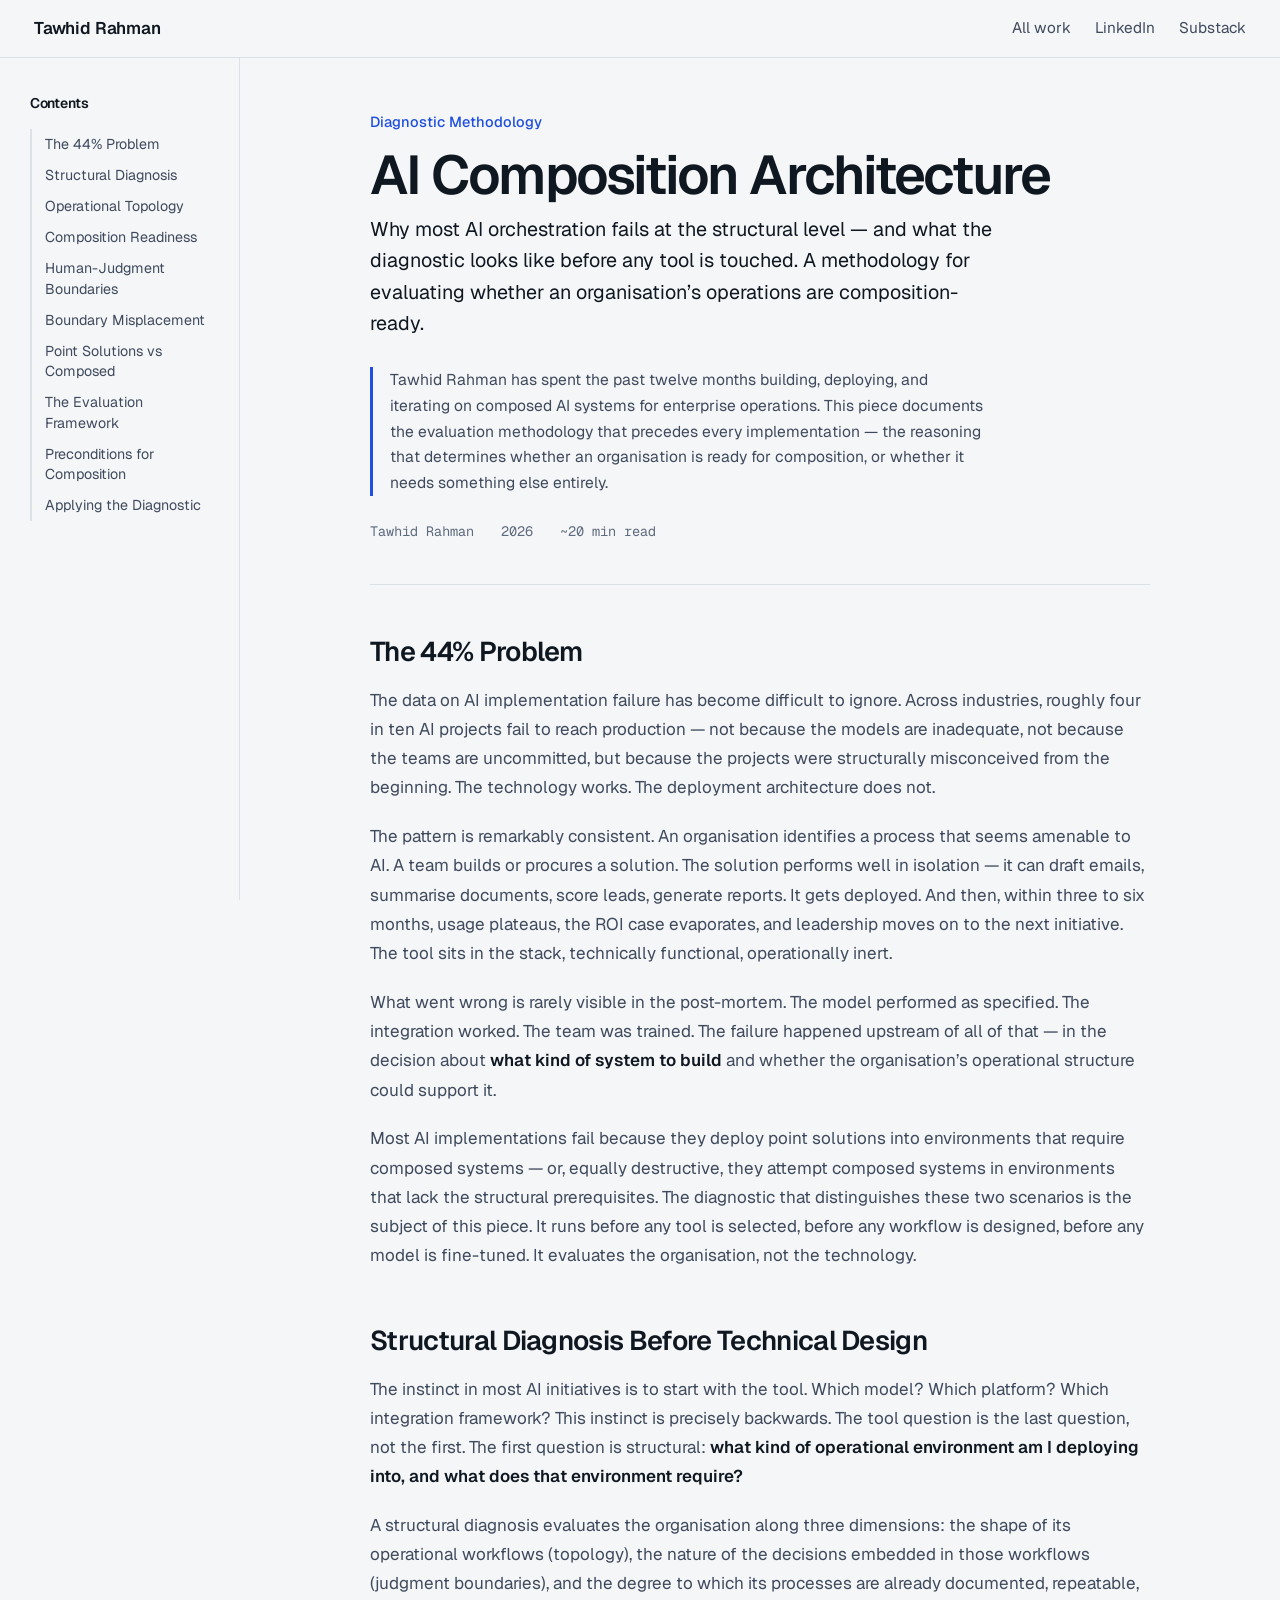
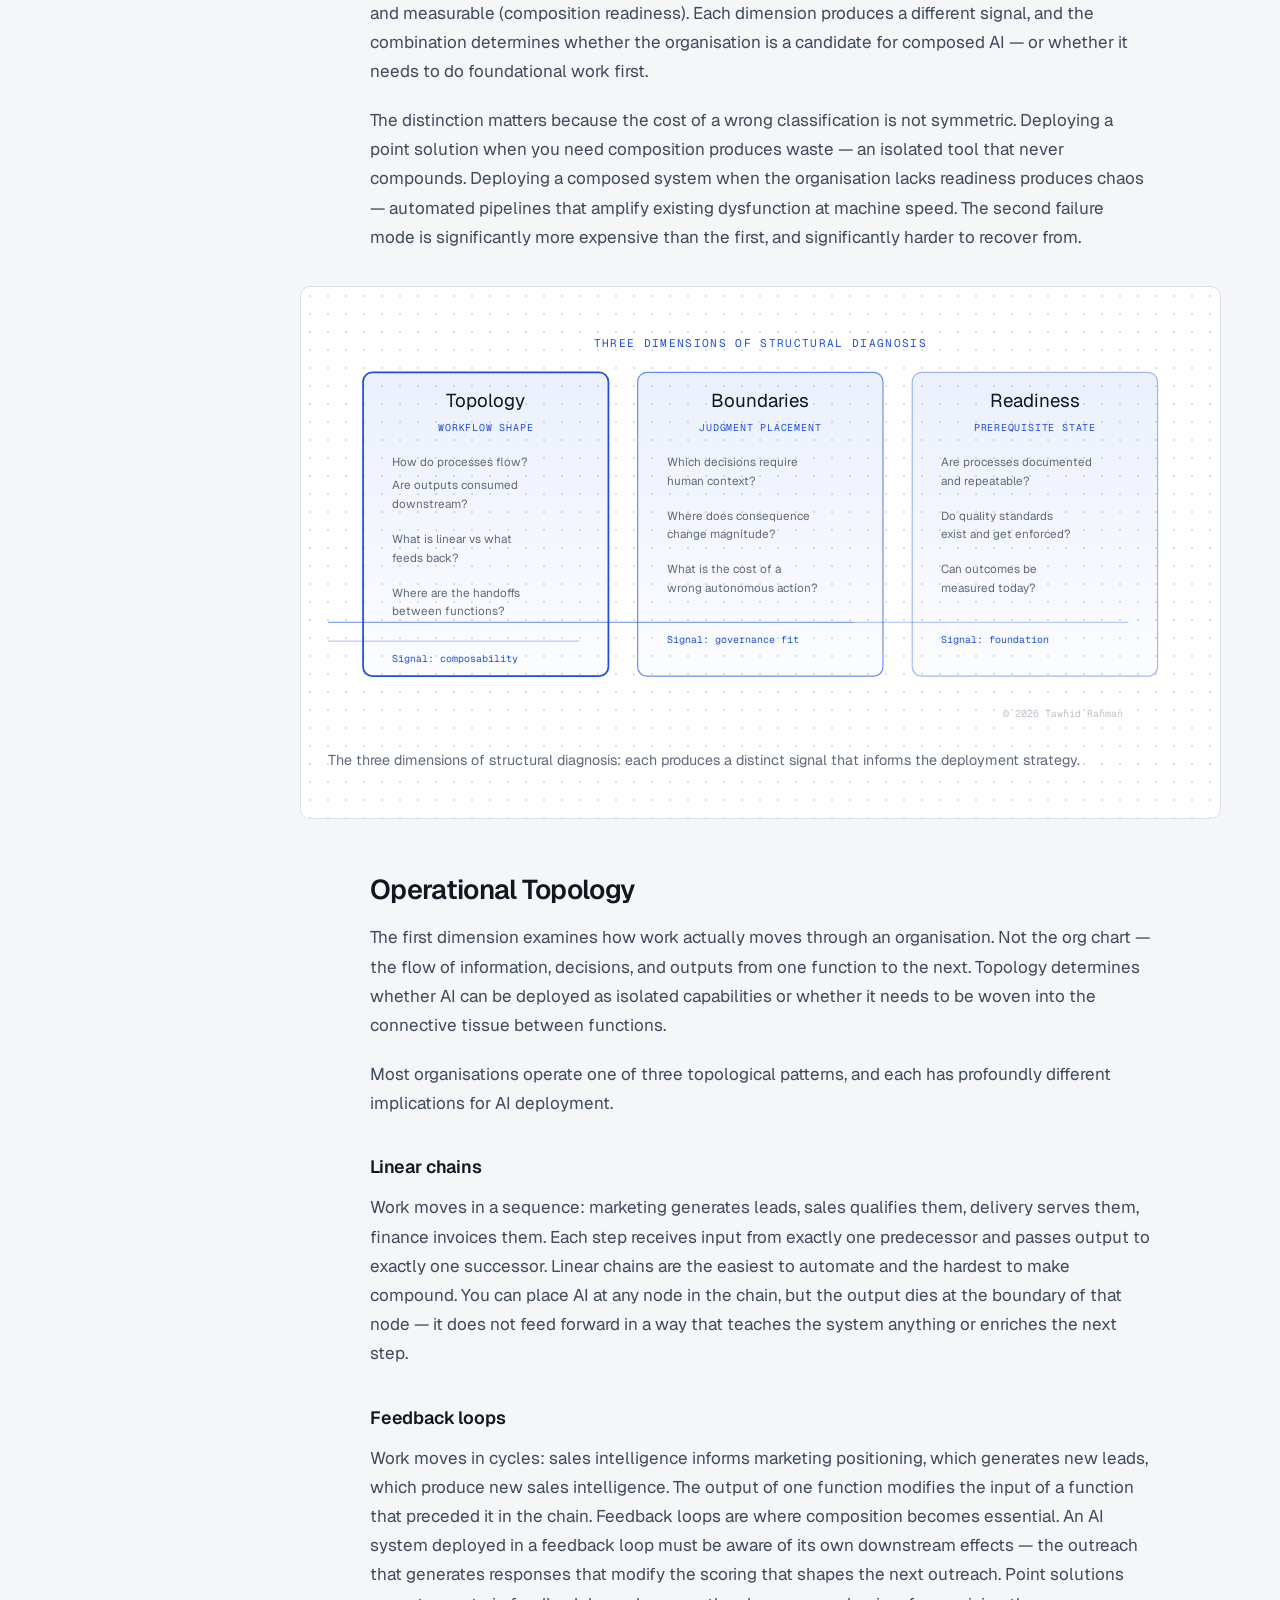
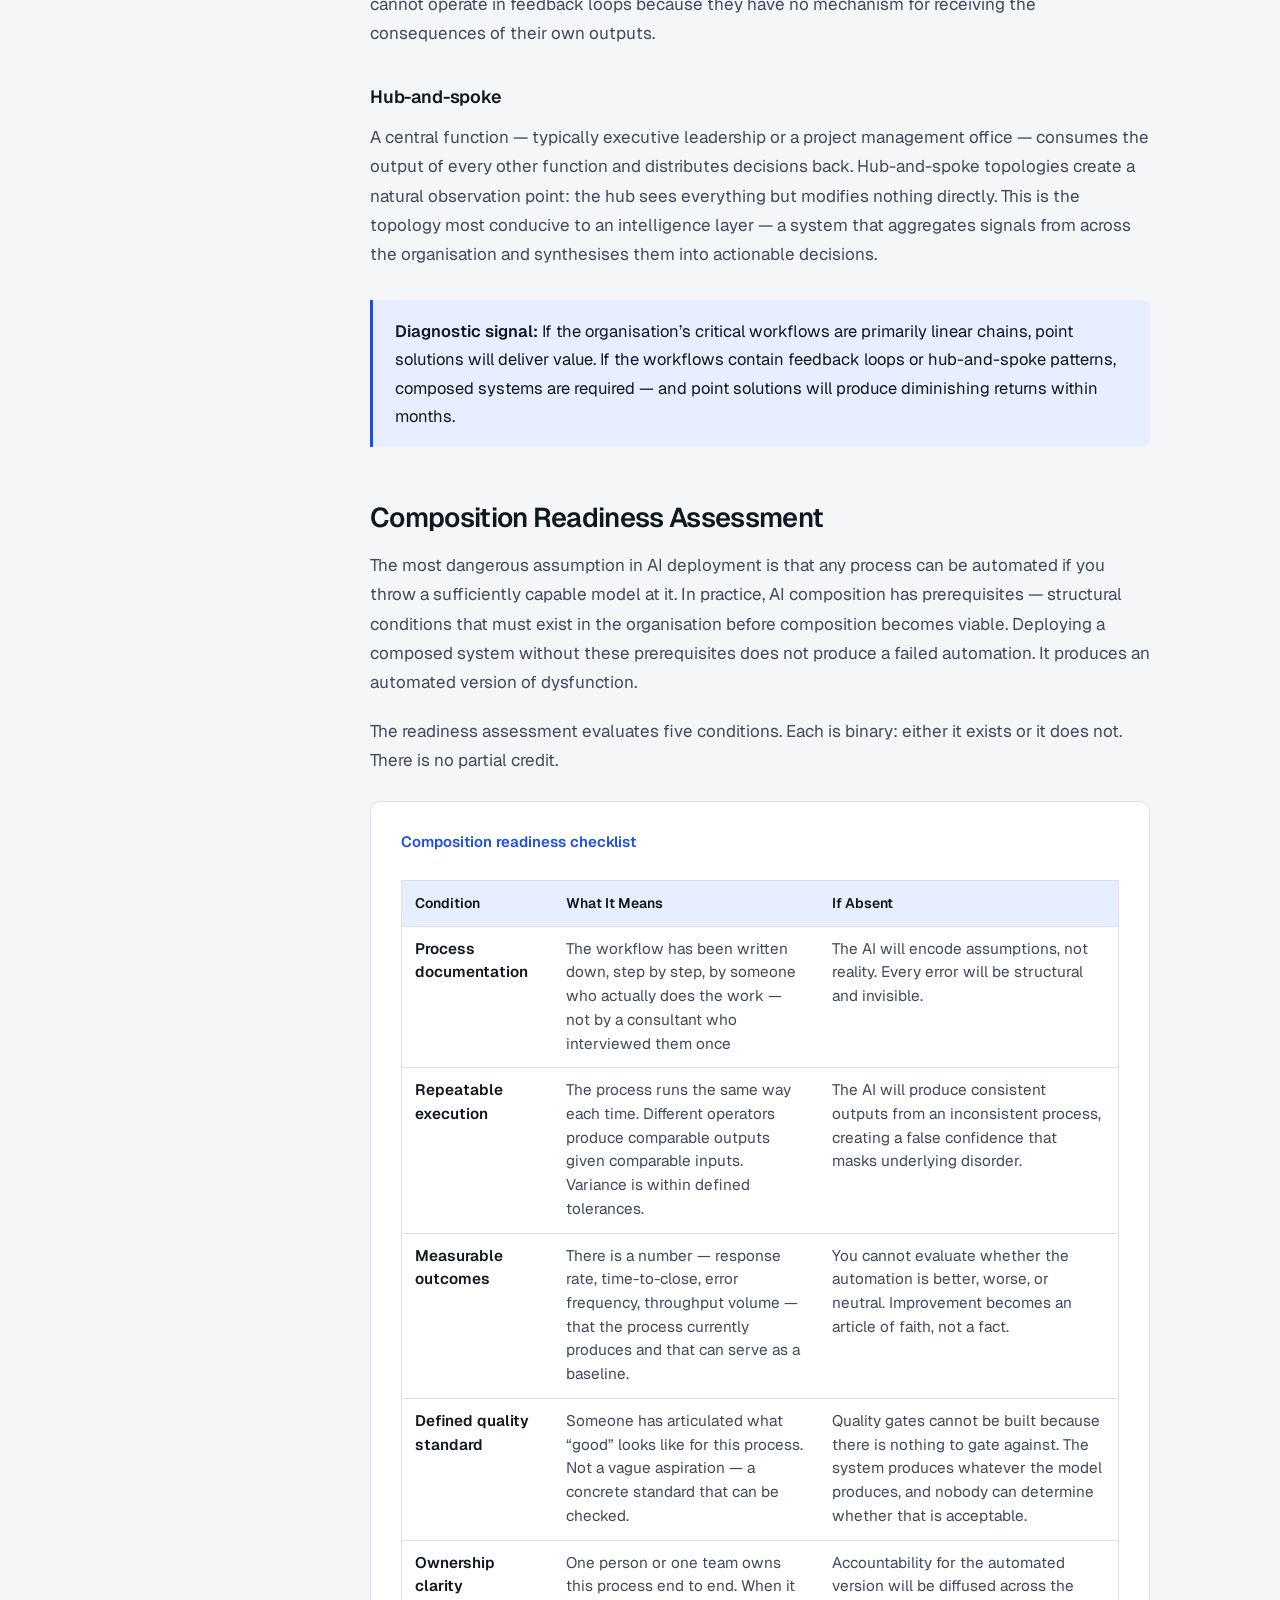
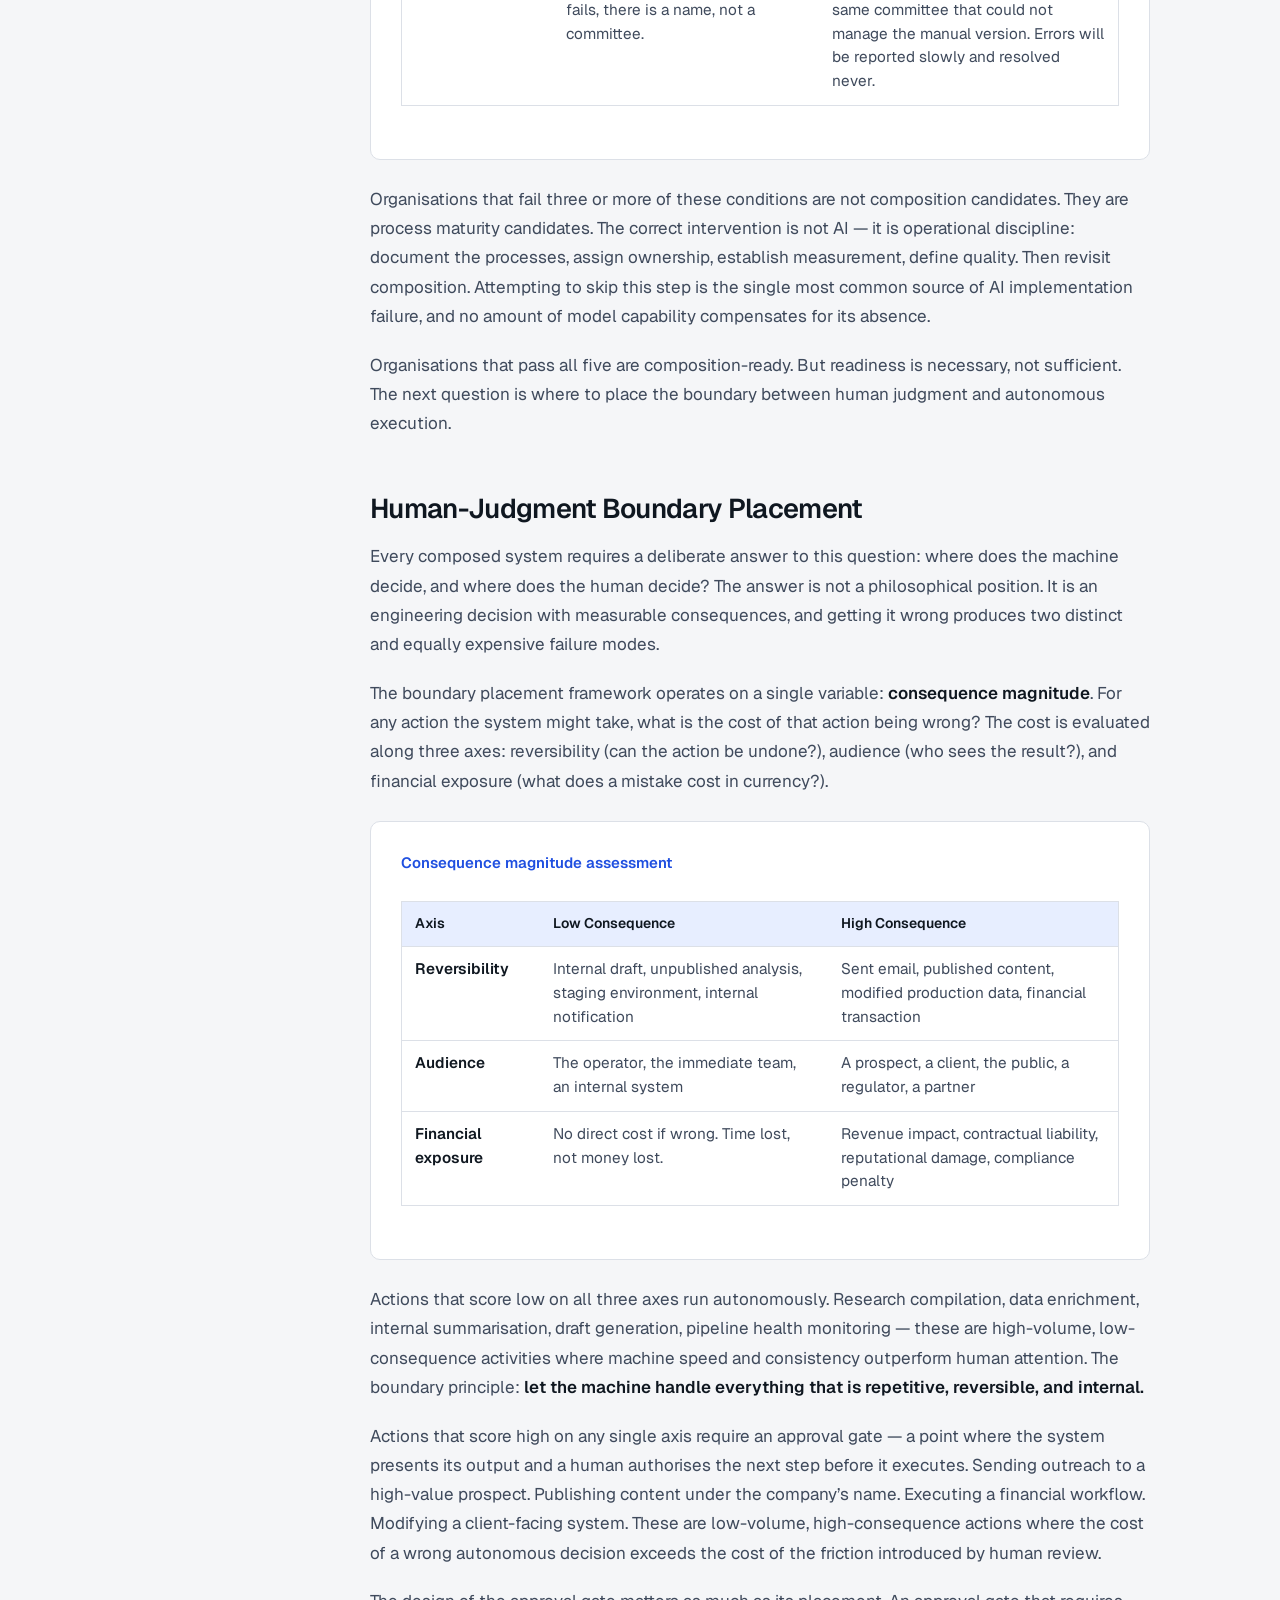
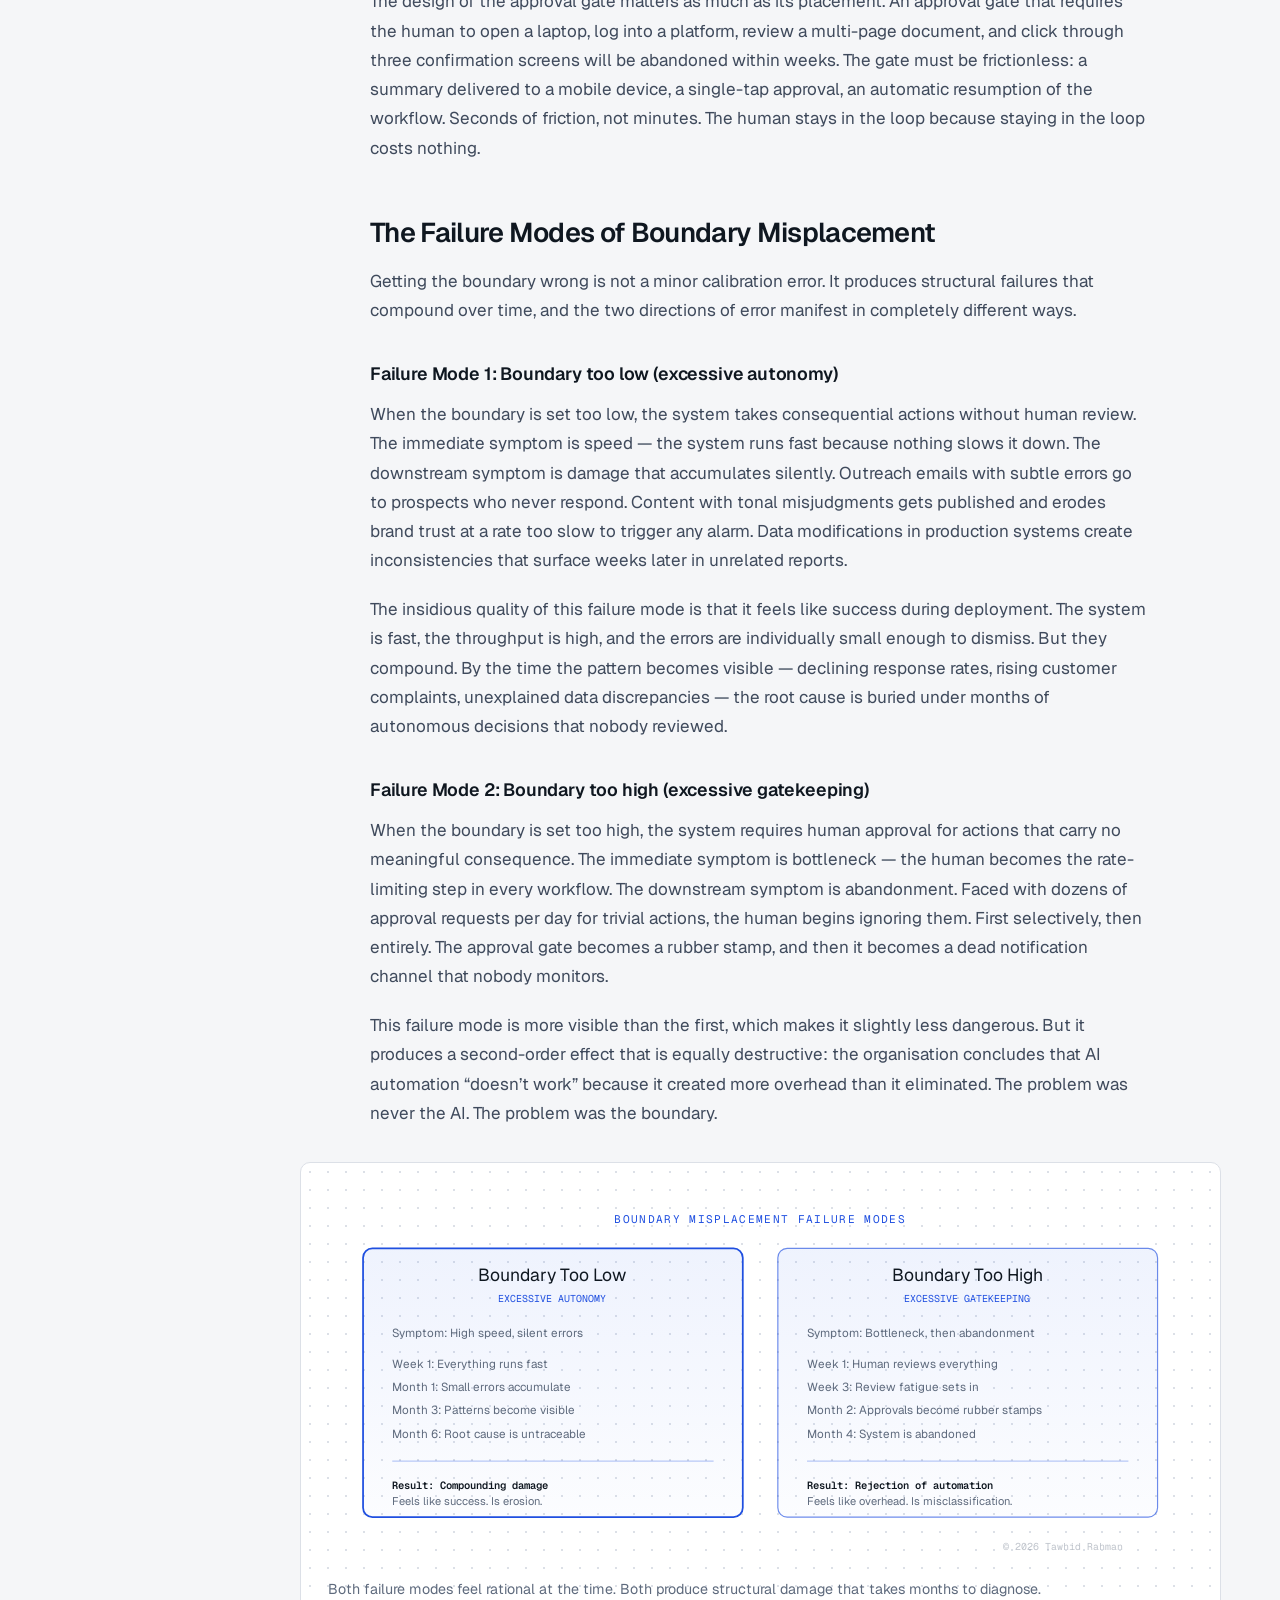
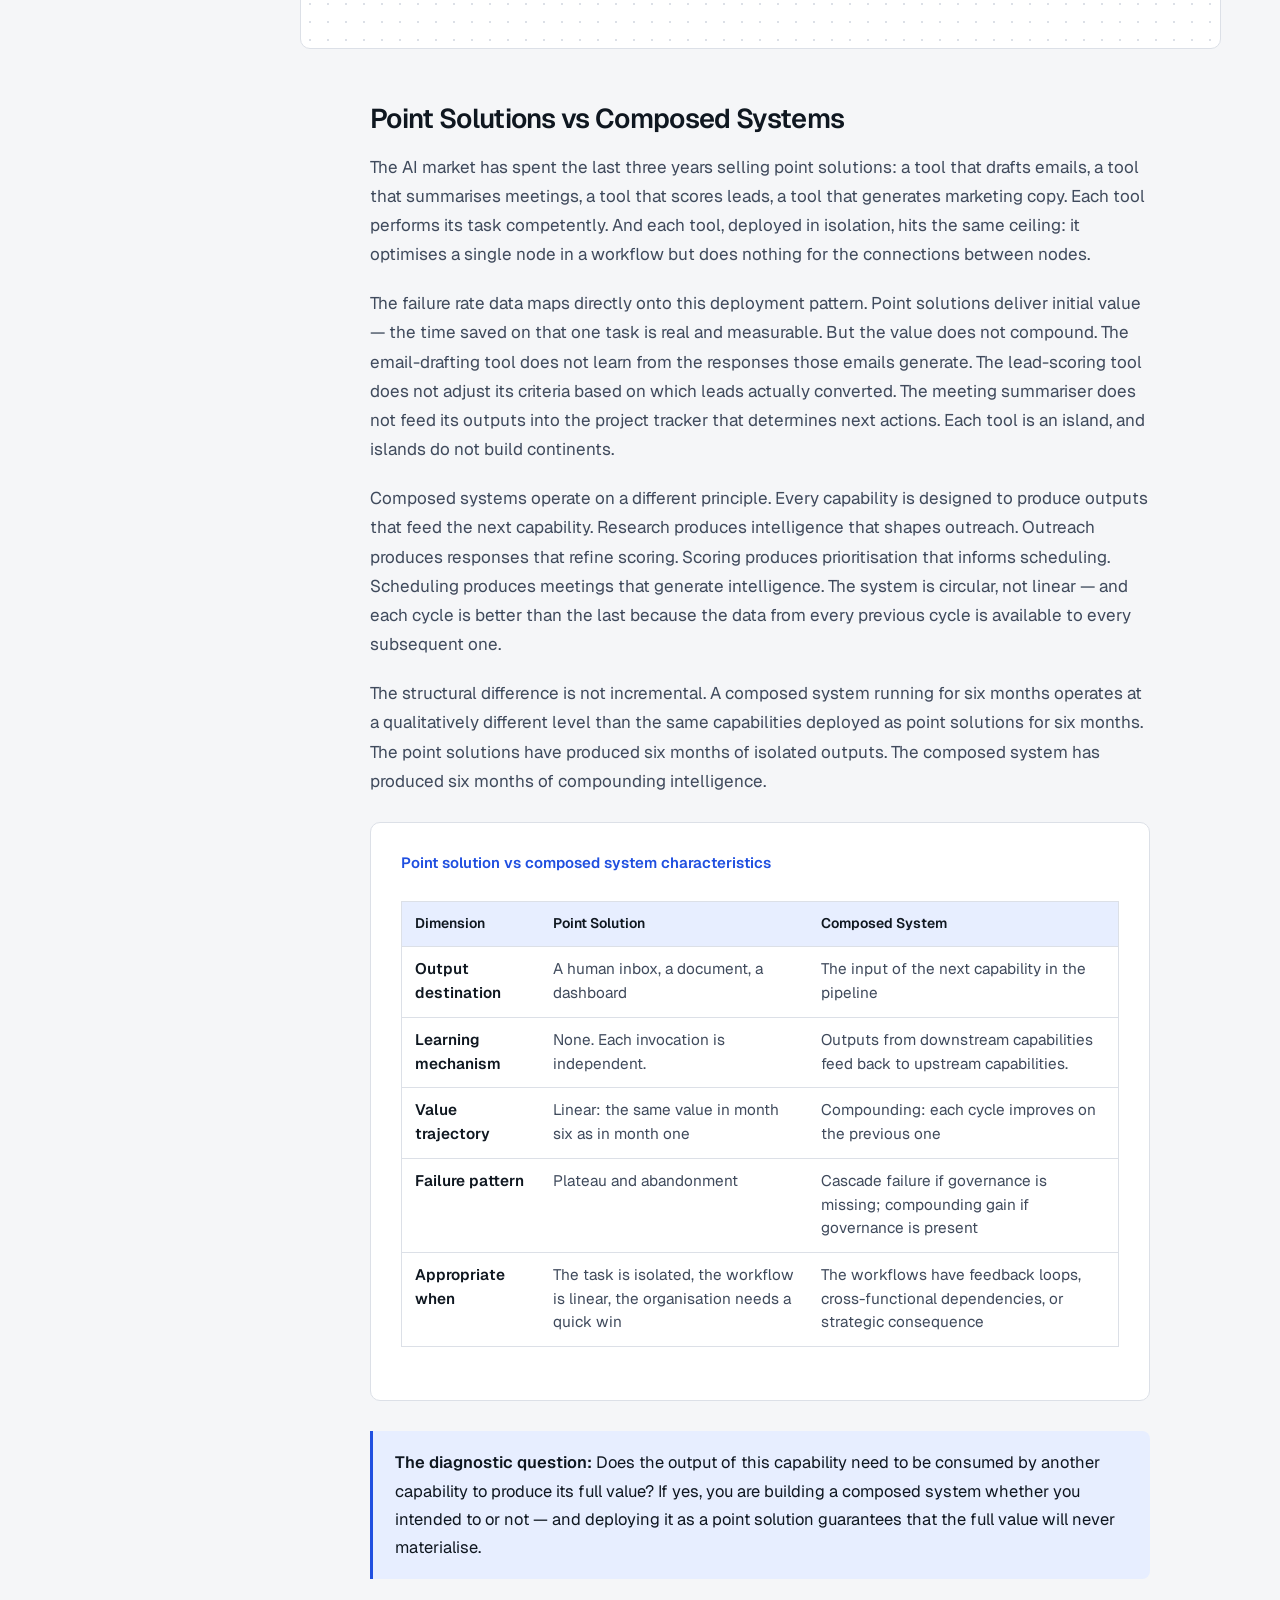
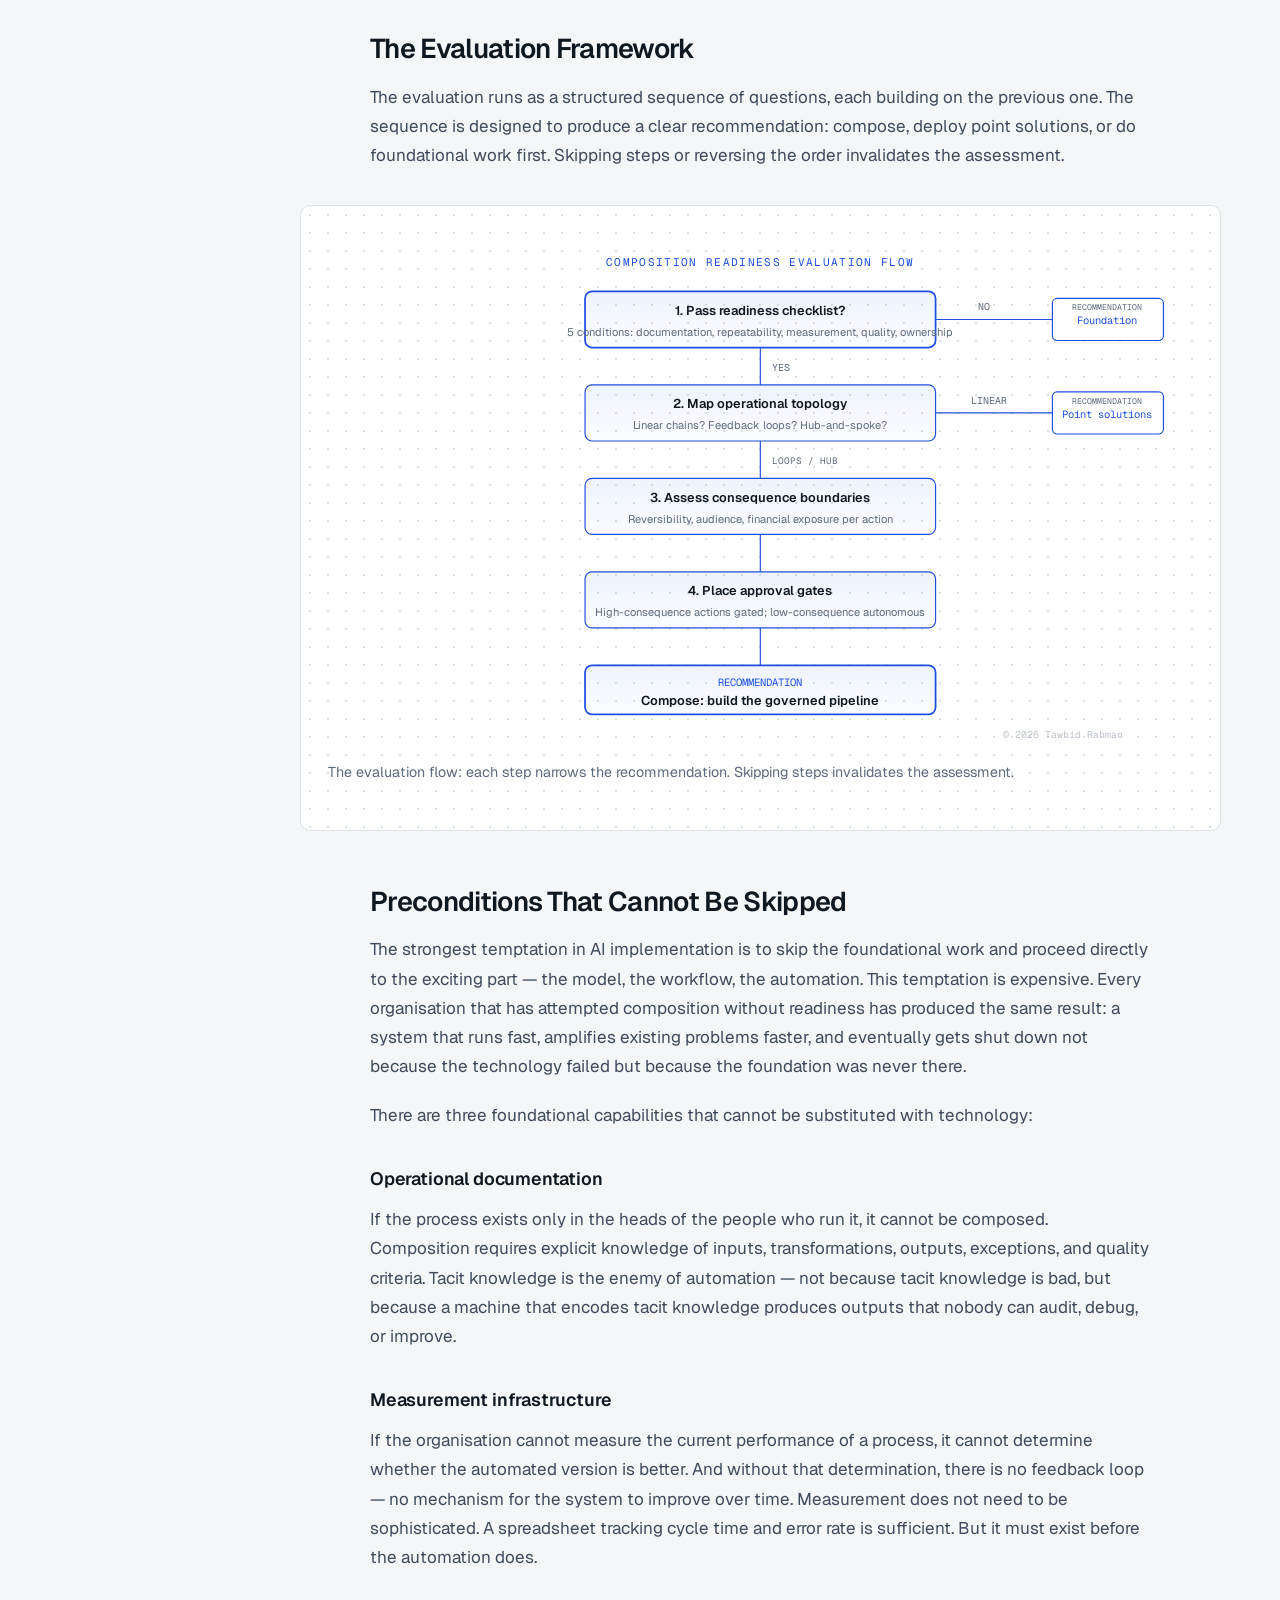
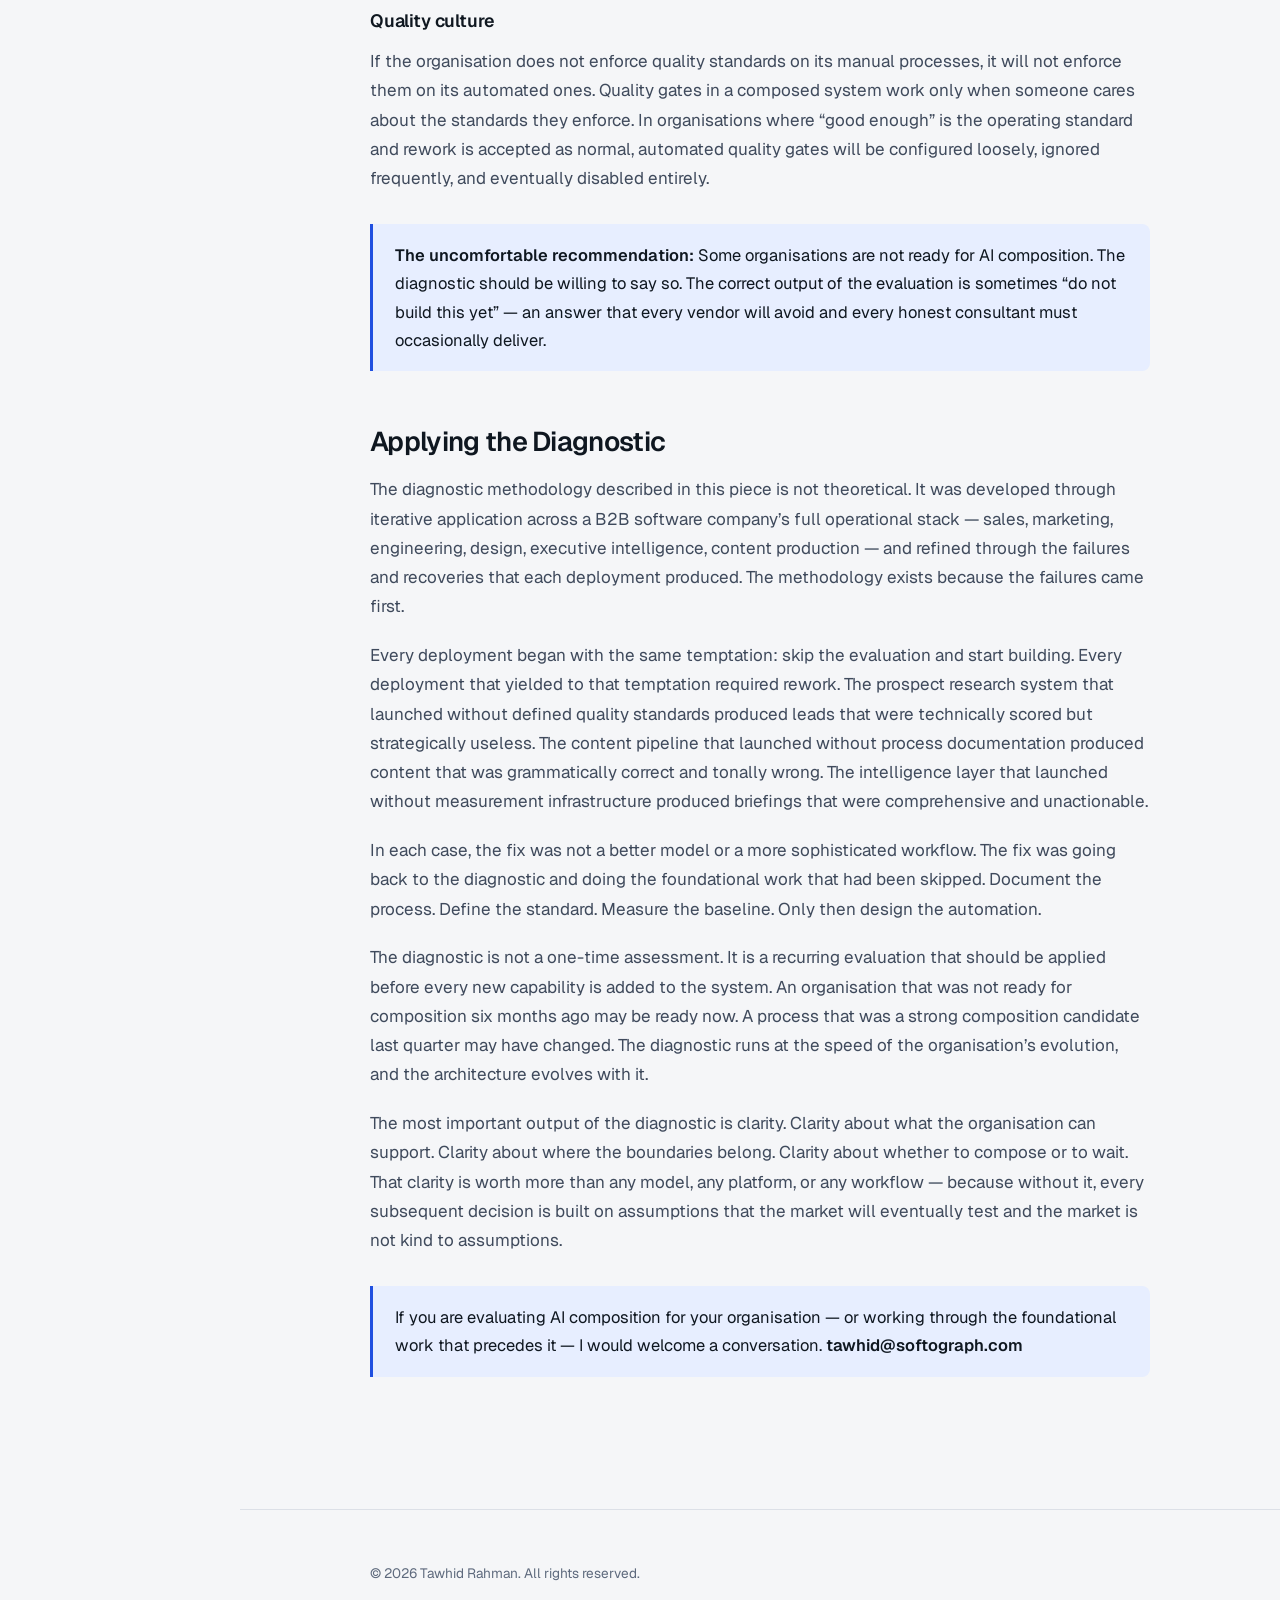
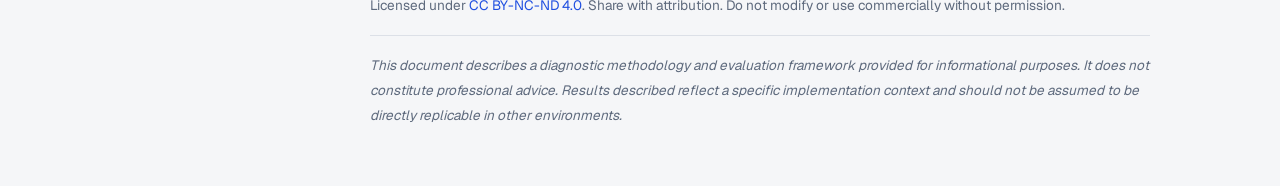
<file: work/ai-composition-architecture.html>
<!DOCTYPE html>
<html lang="en" data-theme="light">
<head>
<meta charset="UTF-8">
<meta name="viewport" content="width=device-width, initial-scale=1.0">
<title>AI Composition Architecture — Why Most Orchestration Fails | Tawhid Rahman</title>
<meta name="description" content="The diagnostic methodology applied before touching any tool. How to evaluate whether an organisation's operations are composition-ready, and why most AI orchestration fails at the structural level.">
<meta name="author" content="Tawhid Rahman">
<meta name="keywords" content="AI orchestration, composition architecture, diagnostic methodology, AI implementation failure, operational topology, enterprise AI">
<meta property="og:title" content="AI Composition Architecture — Why Most Orchestration Fails and What the Diagnostic Looks Like">
<meta property="og:description" content="The methodology for evaluating whether an organisation's operations are composition-ready. Where human-judgment boundaries belong, why most orchestration fails, and what the diagnostic looks like.">
<meta property="og:type" content="article">
<meta property="og:image" content="https://rahman-tawhid.github.io/assets/og.png">
<meta name="twitter:card" content="summary_large_image">
<link rel="preconnect" href="https://fonts.googleapis.com">
<link rel="preconnect" href="https://fonts.gstatic.com" crossorigin>
<link href="https://fonts.googleapis.com/css2?family=Geist:wght@400;500;600&family=Geist+Mono:wght@400;500&display=swap" rel="stylesheet">
<link rel="stylesheet" href="/assets/site.css">
</head>
<body>

<header class="site-header">
  <a class="brand" href="/"><span class="brand-name">Tawhid Rahman</span></a>
  <div class="header-controls">
    <a class="header-link" href="/">All work</a>
    <a class="header-link" href="https://www.linkedin.com/in/tawhidurr/" target="_blank" rel="noopener">LinkedIn</a>
    <a class="header-link" href="https://substack.com/@tawhidr" target="_blank" rel="noopener">Substack</a>
  </div>
</header>

<div class="page-wrapper">

<nav class="toc-rail" aria-label="Table of contents">
  <h3>Contents</h3>
  <a href="#failure-rate">The 44% Problem</a>
  <a href="#structural-diagnosis">Structural Diagnosis</a>
  <a href="#topology">Operational Topology</a>
  <a href="#readiness">Composition Readiness</a>
  <a href="#boundaries">Human-Judgment Boundaries</a>
  <a href="#misplacement">Boundary Misplacement</a>
  <a href="#point-vs-composed">Point Solutions vs Composed</a>
  <a href="#evaluation">The Evaluation Framework</a>
  <a href="#preconditions">Preconditions for Composition</a>
  <a href="#application">Applying the Diagnostic</a>
</nav>

<main class="main-content">

  <section class="hero">
    <p class="hero-eyebrow">Diagnostic Methodology</p>
    <h1>AI Composition Architecture</h1>
    <p class="hero-subtitle">
      Why most AI orchestration fails at the structural level &mdash; and what the diagnostic looks like before any tool is touched. A methodology for evaluating whether an organisation&rsquo;s operations are composition-ready.
    </p>
    <p class="hero-author">
      Tawhid Rahman has spent the past twelve months building, deploying, and iterating on composed AI systems for enterprise operations. This piece documents the evaluation methodology that precedes every implementation &mdash; the reasoning that determines whether an organisation is ready for composition, or whether it needs something else entirely.
    </p>
    <div class="hero-meta">
      <span>Tawhid Rahman</span>
      <span>2026</span>
      <span>~20 min read</span>
    </div>
  </section>

  <!-- THE 44% PROBLEM -->
  <h2 id="failure-rate">The 44% Problem</h2>
  <p>
    The data on AI implementation failure has become difficult to ignore. Across industries, roughly four in ten AI projects fail to reach production &mdash; not because the models are inadequate, not because the teams are uncommitted, but because the projects were structurally misconceived from the beginning. The technology works. The deployment architecture does not.
  </p>
  <p>
    The pattern is remarkably consistent. An organisation identifies a process that seems amenable to AI. A team builds or procures a solution. The solution performs well in isolation &mdash; it can draft emails, summarise documents, score leads, generate reports. It gets deployed. And then, within three to six months, usage plateaus, the ROI case evaporates, and leadership moves on to the next initiative. The tool sits in the stack, technically functional, operationally inert.
  </p>
  <p>
    What went wrong is rarely visible in the post-mortem. The model performed as specified. The integration worked. The team was trained. The failure happened upstream of all of that &mdash; in the decision about <strong>what kind of system to build</strong> and whether the organisation&rsquo;s operational structure could support it.
  </p>
  <p>
    Most AI implementations fail because they deploy point solutions into environments that require composed systems &mdash; or, equally destructive, they attempt composed systems in environments that lack the structural prerequisites. The diagnostic that distinguishes these two scenarios is the subject of this piece. It runs before any tool is selected, before any workflow is designed, before any model is fine-tuned. It evaluates the organisation, not the technology.
  </p>

  <!-- STRUCTURAL DIAGNOSIS -->
  <h2 id="structural-diagnosis">Structural Diagnosis Before Technical Design</h2>
  <p>
    The instinct in most AI initiatives is to start with the tool. Which model? Which platform? Which integration framework? This instinct is precisely backwards. The tool question is the last question, not the first. The first question is structural: <strong>what kind of operational environment am I deploying into, and what does that environment require?</strong>
  </p>
  <p>
    A structural diagnosis evaluates the organisation along three dimensions: the shape of its operational workflows (topology), the nature of the decisions embedded in those workflows (judgment boundaries), and the degree to which its processes are already documented, repeatable, and measurable (composition readiness). Each dimension produces a different signal, and the combination determines whether the organisation is a candidate for composed AI &mdash; or whether it needs to do foundational work first.
  </p>
  <p>
    The distinction matters because the cost of a wrong classification is not symmetric. Deploying a point solution when you need composition produces waste &mdash; an isolated tool that never compounds. Deploying a composed system when the organisation lacks readiness produces chaos &mdash; automated pipelines that amplify existing dysfunction at machine speed. The second failure mode is significantly more expensive than the first, and significantly harder to recover from.
  </p>

  <div class="diagram-wrapper">
    <svg viewBox="0 0 740 360" xmlns="http://www.w3.org/2000/svg" role="img" aria-label="Three dimensions of structural diagnosis">
      <defs>
        <linearGradient id="g1" x1="0" y1="0" x2="0" y2="1"><stop offset="0%" stop-color="#5B84F0" stop-opacity=".12"/><stop offset="100%" stop-color="#5B84F0" stop-opacity=".02"/></linearGradient>
      </defs>
      <text x="370" y="28" text-anchor="middle" font-family="Geist Mono,monospace" font-size="9.5" fill="#1F4FE0" letter-spacing=".12em">THREE DIMENSIONS OF STRUCTURAL DIAGNOSIS</text>

      <!-- Dimension 1 -->
      <rect x="30" y="50" width="210" height="260" rx="8" fill="url(#g1)" stroke="#1F4FE0" stroke-width="1.5"/>
      <text x="135" y="80" text-anchor="middle" font-family="Geist,serif" font-size="16" fill="currentColor">Topology</text>
      <text x="135" y="100" text-anchor="middle" font-family="Geist Mono,monospace" font-size="8.5" fill="#1F4FE0" letter-spacing=".08em">WORKFLOW SHAPE</text>
      <text x="55" y="130" font-family="Geist,sans-serif" font-size="10" fill="#5E6A7D">How do processes flow?</text>
      <text x="55" y="150" font-family="Geist,sans-serif" font-size="10" fill="#5E6A7D">Are outputs consumed</text>
      <text x="55" y="166" font-family="Geist,sans-serif" font-size="10" fill="#5E6A7D">downstream?</text>
      <text x="55" y="196" font-family="Geist,sans-serif" font-size="10" fill="#5E6A7D">What is linear vs what</text>
      <text x="55" y="212" font-family="Geist,sans-serif" font-size="10" fill="#5E6A7D">feeds back?</text>
      <text x="55" y="242" font-family="Geist,sans-serif" font-size="10" fill="#5E6A7D">Where are the handoffs</text>
      <text x="55" y="258" font-family="Geist,sans-serif" font-size="10" fill="#5E6A7D">between functions?</text>
      <line x="55" y1="280" x2="215" y2="280" stroke="#1F4FE0" stroke-width="1" stroke-opacity=".3"/>
      <text x="55" y="298" font-family="Geist Mono,monospace" font-size="8.5" fill="#1F4FE0">Signal: composability</text>

      <!-- Dimension 2 -->
      <rect x="265" y="50" width="210" height="260" rx="8" fill="url(#g1)" stroke="#1F4FE0" stroke-width="1" stroke-opacity=".65"/>
      <text x="370" y="80" text-anchor="middle" font-family="Geist,serif" font-size="16" fill="currentColor">Boundaries</text>
      <text x="370" y="100" text-anchor="middle" font-family="Geist Mono,monospace" font-size="8.5" fill="#1F4FE0" letter-spacing=".08em">JUDGMENT PLACEMENT</text>
      <text x="290" y="130" font-family="Geist,sans-serif" font-size="10" fill="#5E6A7D">Which decisions require</text>
      <text x="290" y="146" font-family="Geist,sans-serif" font-size="10" fill="#5E6A7D">human context?</text>
      <text x="290" y="176" font-family="Geist,sans-serif" font-size="10" fill="#5E6A7D">Where does consequence</text>
      <text x="290" y="192" font-family="Geist,sans-serif" font-size="10" fill="#5E6A7D">change magnitude?</text>
      <text x="290" y="222" font-family="Geist,sans-serif" font-size="10" fill="#5E6A7D">What is the cost of a</text>
      <text x="290" y="238" font-family="Geist,sans-serif" font-size="10" fill="#5E6A7D">wrong autonomous action?</text>
      <line x="290" y1="264" x2="450" y2="264" stroke="#1F4FE0" stroke-width="1" stroke-opacity=".3"/>
      <text x="290" y="282" font-family="Geist Mono,monospace" font-size="8.5" fill="#1F4FE0">Signal: governance fit</text>

      <!-- Dimension 3 -->
      <rect x="500" y="50" width="210" height="260" rx="8" fill="url(#g1)" stroke="#1F4FE0" stroke-width="1" stroke-opacity=".4"/>
      <text x="605" y="80" text-anchor="middle" font-family="Geist,serif" font-size="16" fill="currentColor">Readiness</text>
      <text x="605" y="100" text-anchor="middle" font-family="Geist Mono,monospace" font-size="8.5" fill="#1F4FE0" letter-spacing=".08em">PREREQUISITE STATE</text>
      <text x="525" y="130" font-family="Geist,sans-serif" font-size="10" fill="#5E6A7D">Are processes documented</text>
      <text x="525" y="146" font-family="Geist,sans-serif" font-size="10" fill="#5E6A7D">and repeatable?</text>
      <text x="525" y="176" font-family="Geist,sans-serif" font-size="10" fill="#5E6A7D">Do quality standards</text>
      <text x="525" y="192" font-family="Geist,sans-serif" font-size="10" fill="#5E6A7D">exist and get enforced?</text>
      <text x="525" y="222" font-family="Geist,sans-serif" font-size="10" fill="#5E6A7D">Can outcomes be</text>
      <text x="525" y="238" font-family="Geist,sans-serif" font-size="10" fill="#5E6A7D">measured today?</text>
      <line x="525" y1="264" x2="685" y2="264" stroke="#1F4FE0" stroke-width="1" stroke-opacity=".3"/>
      <text x="525" y="282" font-family="Geist Mono,monospace" font-size="8.5" fill="#1F4FE0">Signal: foundation</text>

      <text x="680" y="345" font-family="Geist Mono,monospace" font-size="8.5" fill="#5E6A7D" text-anchor="end" opacity=".4">&copy; 2026 Tawhid Rahman</text>
    </svg>
    <p class="diagram-caption">The three dimensions of structural diagnosis: each produces a distinct signal that informs the deployment strategy.</p>
  </div>

  <!-- OPERATIONAL TOPOLOGY -->
  <h2 id="topology">Operational Topology</h2>
  <p>
    The first dimension examines how work actually moves through an organisation. Not the org chart &mdash; the flow of information, decisions, and outputs from one function to the next. Topology determines whether AI can be deployed as isolated capabilities or whether it needs to be woven into the connective tissue between functions.
  </p>
  <p>
    Most organisations operate one of three topological patterns, and each has profoundly different implications for AI deployment.
  </p>
  <h3>Linear chains</h3>
  <p>
    Work moves in a sequence: marketing generates leads, sales qualifies them, delivery serves them, finance invoices them. Each step receives input from exactly one predecessor and passes output to exactly one successor. Linear chains are the easiest to automate and the hardest to make compound. You can place AI at any node in the chain, but the output dies at the boundary of that node &mdash; it does not feed forward in a way that teaches the system anything or enriches the next step.
  </p>
  <h3>Feedback loops</h3>
  <p>
    Work moves in cycles: sales intelligence informs marketing positioning, which generates new leads, which produce new sales intelligence. The output of one function modifies the input of a function that preceded it in the chain. Feedback loops are where composition becomes essential. An AI system deployed in a feedback loop must be aware of its own downstream effects &mdash; the outreach that generates responses that modify the scoring that shapes the next outreach. Point solutions cannot operate in feedback loops because they have no mechanism for receiving the consequences of their own outputs.
  </p>
  <h3>Hub-and-spoke</h3>
  <p>
    A central function &mdash; typically executive leadership or a project management office &mdash; consumes the output of every other function and distributes decisions back. Hub-and-spoke topologies create a natural observation point: the hub sees everything but modifies nothing directly. This is the topology most conducive to an intelligence layer &mdash; a system that aggregates signals from across the organisation and synthesises them into actionable decisions.
  </p>

  <div class="callout">
    <p><strong>Diagnostic signal:</strong> If the organisation&rsquo;s critical workflows are primarily linear chains, point solutions will deliver value. If the workflows contain feedback loops or hub-and-spoke patterns, composed systems are required &mdash; and point solutions will produce diminishing returns within months.</p>
  </div>

  <!-- COMPOSITION READINESS -->
  <h2 id="readiness">Composition Readiness Assessment</h2>
  <p>
    The most dangerous assumption in AI deployment is that any process can be automated if you throw a sufficiently capable model at it. In practice, AI composition has prerequisites &mdash; structural conditions that must exist in the organisation before composition becomes viable. Deploying a composed system without these prerequisites does not produce a failed automation. It produces an automated version of dysfunction.
  </p>
  <p>
    The readiness assessment evaluates five conditions. Each is binary: either it exists or it does not. There is no partial credit.
  </p>

  <div class="arch-card">
    <h4>Composition readiness checklist</h4>
    <table class="ref-table">
      <tr><th>Condition</th><th>What It Means</th><th>If Absent</th></tr>
      <tr><td>Process documentation</td><td>The workflow has been written down, step by step, by someone who actually does the work &mdash; not by a consultant who interviewed them once</td><td>The AI will encode assumptions, not reality. Every error will be structural and invisible.</td></tr>
      <tr><td>Repeatable execution</td><td>The process runs the same way each time. Different operators produce comparable outputs given comparable inputs. Variance is within defined tolerances.</td><td>The AI will produce consistent outputs from an inconsistent process, creating a false confidence that masks underlying disorder.</td></tr>
      <tr><td>Measurable outcomes</td><td>There is a number &mdash; response rate, time-to-close, error frequency, throughput volume &mdash; that the process currently produces and that can serve as a baseline.</td><td>You cannot evaluate whether the automation is better, worse, or neutral. Improvement becomes an article of faith, not a fact.</td></tr>
      <tr><td>Defined quality standard</td><td>Someone has articulated what &ldquo;good&rdquo; looks like for this process. Not a vague aspiration &mdash; a concrete standard that can be checked.</td><td>Quality gates cannot be built because there is nothing to gate against. The system produces whatever the model produces, and nobody can determine whether that is acceptable.</td></tr>
      <tr><td>Ownership clarity</td><td>One person or one team owns this process end to end. When it fails, there is a name, not a committee.</td><td>Accountability for the automated version will be diffused across the same committee that could not manage the manual version. Errors will be reported slowly and resolved never.</td></tr>
    </table>
  </div>

  <p>
    Organisations that fail three or more of these conditions are not composition candidates. They are process maturity candidates. The correct intervention is not AI &mdash; it is operational discipline: document the processes, assign ownership, establish measurement, define quality. Then revisit composition. Attempting to skip this step is the single most common source of AI implementation failure, and no amount of model capability compensates for its absence.
  </p>
  <p>
    Organisations that pass all five are composition-ready. But readiness is necessary, not sufficient. The next question is where to place the boundary between human judgment and autonomous execution.
  </p>

  <!-- HUMAN-JUDGMENT BOUNDARIES -->
  <h2 id="boundaries">Human-Judgment Boundary Placement</h2>
  <p>
    Every composed system requires a deliberate answer to this question: where does the machine decide, and where does the human decide? The answer is not a philosophical position. It is an engineering decision with measurable consequences, and getting it wrong produces two distinct and equally expensive failure modes.
  </p>
  <p>
    The boundary placement framework operates on a single variable: <strong>consequence magnitude</strong>. For any action the system might take, what is the cost of that action being wrong? The cost is evaluated along three axes: reversibility (can the action be undone?), audience (who sees the result?), and financial exposure (what does a mistake cost in currency?).
  </p>

  <div class="arch-card">
    <h4>Consequence magnitude assessment</h4>
    <table class="ref-table">
      <tr><th>Axis</th><th>Low Consequence</th><th>High Consequence</th></tr>
      <tr><td>Reversibility</td><td>Internal draft, unpublished analysis, staging environment, internal notification</td><td>Sent email, published content, modified production data, financial transaction</td></tr>
      <tr><td>Audience</td><td>The operator, the immediate team, an internal system</td><td>A prospect, a client, the public, a regulator, a partner</td></tr>
      <tr><td>Financial exposure</td><td>No direct cost if wrong. Time lost, not money lost.</td><td>Revenue impact, contractual liability, reputational damage, compliance penalty</td></tr>
    </table>
  </div>

  <p>
    Actions that score low on all three axes run autonomously. Research compilation, data enrichment, internal summarisation, draft generation, pipeline health monitoring &mdash; these are high-volume, low-consequence activities where machine speed and consistency outperform human attention. The boundary principle: <strong>let the machine handle everything that is repetitive, reversible, and internal.</strong>
  </p>
  <p>
    Actions that score high on any single axis require an approval gate &mdash; a point where the system presents its output and a human authorises the next step before it executes. Sending outreach to a high-value prospect. Publishing content under the company&rsquo;s name. Executing a financial workflow. Modifying a client-facing system. These are low-volume, high-consequence actions where the cost of a wrong autonomous decision exceeds the cost of the friction introduced by human review.
  </p>
  <p>
    The design of the approval gate matters as much as its placement. An approval gate that requires the human to open a laptop, log into a platform, review a multi-page document, and click through three confirmation screens will be abandoned within weeks. The gate must be frictionless: a summary delivered to a mobile device, a single-tap approval, an automatic resumption of the workflow. Seconds of friction, not minutes. The human stays in the loop because staying in the loop costs nothing.
  </p>

  <!-- BOUNDARY MISPLACEMENT -->
  <h2 id="misplacement">The Failure Modes of Boundary Misplacement</h2>
  <p>
    Getting the boundary wrong is not a minor calibration error. It produces structural failures that compound over time, and the two directions of error manifest in completely different ways.
  </p>
  <h3>Failure Mode 1: Boundary too low (excessive autonomy)</h3>
  <p>
    When the boundary is set too low, the system takes consequential actions without human review. The immediate symptom is speed &mdash; the system runs fast because nothing slows it down. The downstream symptom is damage that accumulates silently. Outreach emails with subtle errors go to prospects who never respond. Content with tonal misjudgments gets published and erodes brand trust at a rate too slow to trigger any alarm. Data modifications in production systems create inconsistencies that surface weeks later in unrelated reports.
  </p>
  <p>
    The insidious quality of this failure mode is that it feels like success during deployment. The system is fast, the throughput is high, and the errors are individually small enough to dismiss. But they compound. By the time the pattern becomes visible &mdash; declining response rates, rising customer complaints, unexplained data discrepancies &mdash; the root cause is buried under months of autonomous decisions that nobody reviewed.
  </p>
  <h3>Failure Mode 2: Boundary too high (excessive gatekeeping)</h3>
  <p>
    When the boundary is set too high, the system requires human approval for actions that carry no meaningful consequence. The immediate symptom is bottleneck &mdash; the human becomes the rate-limiting step in every workflow. The downstream symptom is abandonment. Faced with dozens of approval requests per day for trivial actions, the human begins ignoring them. First selectively, then entirely. The approval gate becomes a rubber stamp, and then it becomes a dead notification channel that nobody monitors.
  </p>
  <p>
    This failure mode is more visible than the first, which makes it slightly less dangerous. But it produces a second-order effect that is equally destructive: the organisation concludes that AI automation &ldquo;doesn&rsquo;t work&rdquo; because it created more overhead than it eliminated. The problem was never the AI. The problem was the boundary.
  </p>

  <div class="diagram-wrapper">
    <svg viewBox="0 0 740 320" xmlns="http://www.w3.org/2000/svg" role="img" aria-label="Boundary misplacement failure modes">
      <defs>
        <linearGradient id="g2" x1="0" y1="0" x2="0" y2="1"><stop offset="0%" stop-color="#5B84F0" stop-opacity=".10"/><stop offset="100%" stop-color="#5B84F0" stop-opacity=".02"/></linearGradient>
      </defs>
      <text x="370" y="28" text-anchor="middle" font-family="Geist Mono,monospace" font-size="9.5" fill="#1F4FE0" letter-spacing=".12em">BOUNDARY MISPLACEMENT FAILURE MODES</text>

      <!-- Left: Too Low -->
      <rect x="30" y="50" width="325" height="230" rx="8" fill="url(#g2)" stroke="#1F4FE0" stroke-width="1.5"/>
      <text x="192" y="78" text-anchor="middle" font-family="Geist,serif" font-size="15" fill="currentColor">Boundary Too Low</text>
      <text x="192" y="96" text-anchor="middle" font-family="Geist Mono,monospace" font-size="8.5" fill="#1F4FE0">EXCESSIVE AUTONOMY</text>

      <text x="55" y="126" font-family="Geist,sans-serif" font-size="10" fill="#5E6A7D">Symptom: High speed, silent errors</text>
      <text x="55" y="152" font-family="Geist,sans-serif" font-size="10" fill="#5E6A7D">Week 1: Everything runs fast</text>
      <text x="55" y="172" font-family="Geist,sans-serif" font-size="10" fill="#5E6A7D">Month 1: Small errors accumulate</text>
      <text x="55" y="192" font-family="Geist,sans-serif" font-size="10" fill="#5E6A7D">Month 3: Patterns become visible</text>
      <text x="55" y="212" font-family="Geist,sans-serif" font-size="10" fill="#5E6A7D">Month 6: Root cause is untraceable</text>

      <line x1="55" y1="232" x2="330" y2="232" stroke="#1F4FE0" stroke-width="1" stroke-opacity=".3"/>
      <text x="55" y="256" font-family="Geist Mono,monospace" font-size="9" fill="currentColor" font-weight="600">Result: Compounding damage</text>
      <text x="55" y="270" font-family="Geist,sans-serif" font-size="9.5" fill="#5E6A7D">Feels like success. Is erosion.</text>

      <!-- Right: Too High -->
      <rect x="385" y="50" width="325" height="230" rx="8" fill="url(#g2)" stroke="#1F4FE0" stroke-width="1" stroke-opacity=".65"/>
      <text x="547" y="78" text-anchor="middle" font-family="Geist,serif" font-size="15" fill="currentColor">Boundary Too High</text>
      <text x="547" y="96" text-anchor="middle" font-family="Geist Mono,monospace" font-size="8.5" fill="#1F4FE0">EXCESSIVE GATEKEEPING</text>

      <text x="410" y="126" font-family="Geist,sans-serif" font-size="10" fill="#5E6A7D">Symptom: Bottleneck, then abandonment</text>
      <text x="410" y="152" font-family="Geist,sans-serif" font-size="10" fill="#5E6A7D">Week 1: Human reviews everything</text>
      <text x="410" y="172" font-family="Geist,sans-serif" font-size="10" fill="#5E6A7D">Week 3: Review fatigue sets in</text>
      <text x="410" y="192" font-family="Geist,sans-serif" font-size="10" fill="#5E6A7D">Month 2: Approvals become rubber stamps</text>
      <text x="410" y="212" font-family="Geist,sans-serif" font-size="10" fill="#5E6A7D">Month 4: System is abandoned</text>

      <line x1="410" y1="232" x2="685" y2="232" stroke="#1F4FE0" stroke-width="1" stroke-opacity=".3"/>
      <text x="410" y="256" font-family="Geist Mono,monospace" font-size="9" fill="currentColor" font-weight="600">Result: Rejection of automation</text>
      <text x="410" y="270" font-family="Geist,sans-serif" font-size="9.5" fill="#5E6A7D">Feels like overhead. Is misclassification.</text>

      <text x="680" y="308" font-family="Geist Mono,monospace" font-size="8.5" fill="#5E6A7D" text-anchor="end" opacity=".4">&copy; 2026 Tawhid Rahman</text>
    </svg>
    <p class="diagram-caption">Both failure modes feel rational at the time. Both produce structural damage that takes months to diagnose.</p>
  </div>

  <!-- POINT VS COMPOSED -->
  <h2 id="point-vs-composed">Point Solutions vs Composed Systems</h2>
  <p>
    The AI market has spent the last three years selling point solutions: a tool that drafts emails, a tool that summarises meetings, a tool that scores leads, a tool that generates marketing copy. Each tool performs its task competently. And each tool, deployed in isolation, hits the same ceiling: it optimises a single node in a workflow but does nothing for the connections between nodes.
  </p>
  <p>
    The failure rate data maps directly onto this deployment pattern. Point solutions deliver initial value &mdash; the time saved on that one task is real and measurable. But the value does not compound. The email-drafting tool does not learn from the responses those emails generate. The lead-scoring tool does not adjust its criteria based on which leads actually converted. The meeting summariser does not feed its outputs into the project tracker that determines next actions. Each tool is an island, and islands do not build continents.
  </p>
  <p>
    Composed systems operate on a different principle. Every capability is designed to produce outputs that feed the next capability. Research produces intelligence that shapes outreach. Outreach produces responses that refine scoring. Scoring produces prioritisation that informs scheduling. Scheduling produces meetings that generate intelligence. The system is circular, not linear &mdash; and each cycle is better than the last because the data from every previous cycle is available to every subsequent one.
  </p>
  <p>
    The structural difference is not incremental. A composed system running for six months operates at a qualitatively different level than the same capabilities deployed as point solutions for six months. The point solutions have produced six months of isolated outputs. The composed system has produced six months of compounding intelligence.
  </p>

  <div class="arch-card">
    <h4>Point solution vs composed system characteristics</h4>
    <table class="ref-table">
      <tr><th>Dimension</th><th>Point Solution</th><th>Composed System</th></tr>
      <tr><td>Output destination</td><td>A human inbox, a document, a dashboard</td><td>The input of the next capability in the pipeline</td></tr>
      <tr><td>Learning mechanism</td><td>None. Each invocation is independent.</td><td>Outputs from downstream capabilities feed back to upstream capabilities.</td></tr>
      <tr><td>Value trajectory</td><td>Linear: the same value in month six as in month one</td><td>Compounding: each cycle improves on the previous one</td></tr>
      <tr><td>Failure pattern</td><td>Plateau and abandonment</td><td>Cascade failure if governance is missing; compounding gain if governance is present</td></tr>
      <tr><td>Appropriate when</td><td>The task is isolated, the workflow is linear, the organisation needs a quick win</td><td>The workflows have feedback loops, cross-functional dependencies, or strategic consequence</td></tr>
    </table>
  </div>

  <div class="callout">
    <p><strong>The diagnostic question:</strong> Does the output of this capability need to be consumed by another capability to produce its full value? If yes, you are building a composed system whether you intended to or not &mdash; and deploying it as a point solution guarantees that the full value will never materialise.</p>
  </div>

  <!-- EVALUATION FRAMEWORK -->
  <h2 id="evaluation">The Evaluation Framework</h2>
  <p>
    The evaluation runs as a structured sequence of questions, each building on the previous one. The sequence is designed to produce a clear recommendation: compose, deploy point solutions, or do foundational work first. Skipping steps or reversing the order invalidates the assessment.
  </p>

  <div class="diagram-wrapper">
    <svg viewBox="0 0 740 440" xmlns="http://www.w3.org/2000/svg" role="img" aria-label="Composition readiness evaluation flow">
      <defs>
        <linearGradient id="g3" x1="0" y1="0" x2="0" y2="1"><stop offset="0%" stop-color="#5B84F0" stop-opacity=".10"/><stop offset="100%" stop-color="#5B84F0" stop-opacity=".02"/></linearGradient>
      </defs>
      <text x="370" y="28" text-anchor="middle" font-family="Geist Mono,monospace" font-size="9.5" fill="#1F4FE0" letter-spacing=".12em">COMPOSITION READINESS EVALUATION FLOW</text>

      <!-- Step 1 -->
      <rect x="220" y="50" width="300" height="48" rx="6" fill="url(#g3)" stroke="#1F4FE0" stroke-width="1.5"/>
      <text x="370" y="70" text-anchor="middle" font-family="Geist,sans-serif" font-size="11" fill="currentColor" font-weight="600">1. Pass readiness checklist?</text>
      <text x="370" y="88" text-anchor="middle" font-family="Geist,sans-serif" font-size="9.5" fill="#5E6A7D">5 conditions: documentation, repeatability, measurement, quality, ownership</text>

      <!-- No branch -->
      <line x1="520" y1="74" x2="620" y2="74" stroke="#1F4FE0" stroke-width="1"/>
      <text x="556" y="66" font-family="Geist Mono,monospace" font-size="8.5" fill="#5E6A7D">NO</text>
      <rect x="620" y="56" width="95" height="36" rx="4" fill="var(--bg-card)" stroke="#1F4FE0" stroke-width="1"/>
      <text x="667" y="78" text-anchor="middle" font-family="Geist Mono,monospace" font-size="9" fill="#1F4FE0">Foundation</text>
      <text x="667" y="66" text-anchor="middle" font-family="Geist Mono,monospace" font-size="7" fill="#5E6A7D">RECOMMENDATION</text>

      <!-- Yes down -->
      <line x1="370" y1="98" x2="370" y2="130" stroke="#1F4FE0" stroke-width="1"/>
      <text x="380" y="118" font-family="Geist Mono,monospace" font-size="8.5" fill="#5E6A7D">YES</text>

      <!-- Step 2 -->
      <rect x="220" y="130" width="300" height="48" rx="6" fill="url(#g3)" stroke="#1F4FE0" stroke-width="1"/>
      <text x="370" y="150" text-anchor="middle" font-family="Geist,sans-serif" font-size="11" fill="currentColor" font-weight="600">2. Map operational topology</text>
      <text x="370" y="168" text-anchor="middle" font-family="Geist,sans-serif" font-size="9.5" fill="#5E6A7D">Linear chains? Feedback loops? Hub-and-spoke?</text>

      <!-- Linear branch -->
      <line x1="520" y1="154" x2="620" y2="154" stroke="#1F4FE0" stroke-width="1"/>
      <text x="550" y="146" font-family="Geist Mono,monospace" font-size="8.5" fill="#5E6A7D">LINEAR</text>
      <rect x="620" y="136" width="95" height="36" rx="4" fill="var(--bg-card)" stroke="#1F4FE0" stroke-width="1"/>
      <text x="667" y="158" text-anchor="middle" font-family="Geist Mono,monospace" font-size="9" fill="#1F4FE0">Point solutions</text>
      <text x="667" y="146" text-anchor="middle" font-family="Geist Mono,monospace" font-size="7" fill="#5E6A7D">RECOMMENDATION</text>

      <!-- Loops/Hub down -->
      <line x1="370" y1="178" x2="370" y2="210" stroke="#1F4FE0" stroke-width="1"/>
      <text x="380" y="198" font-family="Geist Mono,monospace" font-size="8" fill="#5E6A7D">LOOPS / HUB</text>

      <!-- Step 3 -->
      <rect x="220" y="210" width="300" height="48" rx="6" fill="url(#g3)" stroke="#1F4FE0" stroke-width="1"/>
      <text x="370" y="230" text-anchor="middle" font-family="Geist,sans-serif" font-size="11" fill="currentColor" font-weight="600">3. Assess consequence boundaries</text>
      <text x="370" y="248" text-anchor="middle" font-family="Geist,sans-serif" font-size="9.5" fill="#5E6A7D">Reversibility, audience, financial exposure per action</text>

      <line x1="370" y1="258" x2="370" y2="290" stroke="#1F4FE0" stroke-width="1"/>

      <!-- Step 4 -->
      <rect x="220" y="290" width="300" height="48" rx="6" fill="url(#g3)" stroke="#1F4FE0" stroke-width="1"/>
      <text x="370" y="310" text-anchor="middle" font-family="Geist,sans-serif" font-size="11" fill="currentColor" font-weight="600">4. Place approval gates</text>
      <text x="370" y="328" text-anchor="middle" font-family="Geist,sans-serif" font-size="9.5" fill="#5E6A7D">High-consequence actions gated; low-consequence autonomous</text>

      <line x1="370" y1="338" x2="370" y2="370" stroke="#1F4FE0" stroke-width="1"/>

      <!-- Result -->
      <rect x="220" y="370" width="300" height="42" rx="6" fill="url(#g3)" stroke="#1F4FE0" stroke-width="1.5"/>
      <text x="370" y="388" text-anchor="middle" font-family="Geist Mono,monospace" font-size="9" fill="#1F4FE0">RECOMMENDATION</text>
      <text x="370" y="404" text-anchor="middle" font-family="Geist,sans-serif" font-size="11" fill="currentColor" font-weight="600">Compose: build the governed pipeline</text>

      <text x="680" y="432" font-family="Geist Mono,monospace" font-size="8.5" fill="#5E6A7D" text-anchor="end" opacity=".4">&copy; 2026 Tawhid Rahman</text>
    </svg>
    <p class="diagram-caption">The evaluation flow: each step narrows the recommendation. Skipping steps invalidates the assessment.</p>
  </div>

  <!-- PRECONDITIONS -->
  <h2 id="preconditions">Preconditions That Cannot Be Skipped</h2>
  <p>
    The strongest temptation in AI implementation is to skip the foundational work and proceed directly to the exciting part &mdash; the model, the workflow, the automation. This temptation is expensive. Every organisation that has attempted composition without readiness has produced the same result: a system that runs fast, amplifies existing problems faster, and eventually gets shut down not because the technology failed but because the foundation was never there.
  </p>
  <p>
    There are three foundational capabilities that cannot be substituted with technology:
  </p>
  <h3>Operational documentation</h3>
  <p>
    If the process exists only in the heads of the people who run it, it cannot be composed. Composition requires explicit knowledge of inputs, transformations, outputs, exceptions, and quality criteria. Tacit knowledge is the enemy of automation &mdash; not because tacit knowledge is bad, but because a machine that encodes tacit knowledge produces outputs that nobody can audit, debug, or improve.
  </p>
  <h3>Measurement infrastructure</h3>
  <p>
    If the organisation cannot measure the current performance of a process, it cannot determine whether the automated version is better. And without that determination, there is no feedback loop &mdash; no mechanism for the system to improve over time. Measurement does not need to be sophisticated. A spreadsheet tracking cycle time and error rate is sufficient. But it must exist before the automation does.
  </p>
  <h3>Quality culture</h3>
  <p>
    If the organisation does not enforce quality standards on its manual processes, it will not enforce them on its automated ones. Quality gates in a composed system work only when someone cares about the standards they enforce. In organisations where &ldquo;good enough&rdquo; is the operating standard and rework is accepted as normal, automated quality gates will be configured loosely, ignored frequently, and eventually disabled entirely.
  </p>

  <div class="callout">
    <p><strong>The uncomfortable recommendation:</strong> Some organisations are not ready for AI composition. The diagnostic should be willing to say so. The correct output of the evaluation is sometimes &ldquo;do not build this yet&rdquo; &mdash; an answer that every vendor will avoid and every honest consultant must occasionally deliver.</p>
  </div>

  <!-- APPLICATION -->
  <h2 id="application">Applying the Diagnostic</h2>
  <p>
    The diagnostic methodology described in this piece is not theoretical. It was developed through iterative application across a B2B software company&rsquo;s full operational stack &mdash; sales, marketing, engineering, design, executive intelligence, content production &mdash; and refined through the failures and recoveries that each deployment produced. The methodology exists because the failures came first.
  </p>
  <p>
    Every deployment began with the same temptation: skip the evaluation and start building. Every deployment that yielded to that temptation required rework. The prospect research system that launched without defined quality standards produced leads that were technically scored but strategically useless. The content pipeline that launched without process documentation produced content that was grammatically correct and tonally wrong. The intelligence layer that launched without measurement infrastructure produced briefings that were comprehensive and unactionable.
  </p>
  <p>
    In each case, the fix was not a better model or a more sophisticated workflow. The fix was going back to the diagnostic and doing the foundational work that had been skipped. Document the process. Define the standard. Measure the baseline. Only then design the automation.
  </p>
  <p>
    The diagnostic is not a one-time assessment. It is a recurring evaluation that should be applied before every new capability is added to the system. An organisation that was not ready for composition six months ago may be ready now. A process that was a strong composition candidate last quarter may have changed. The diagnostic runs at the speed of the organisation&rsquo;s evolution, and the architecture evolves with it.
  </p>
  <p>
    The most important output of the diagnostic is clarity. Clarity about what the organisation can support. Clarity about where the boundaries belong. Clarity about whether to compose or to wait. That clarity is worth more than any model, any platform, or any workflow &mdash; because without it, every subsequent decision is built on assumptions that the market will eventually test and the market is not kind to assumptions.
  </p>

  <div class="callout">
    <p>If you are evaluating AI composition for your organisation &mdash; or working through the foundational work that precedes it &mdash; I would welcome a conversation. <strong>tawhid@softograph.com</strong></p>
  </div>

</main>
</div>

<footer class="site-footer">
  <p>&copy; 2026 Tawhid Rahman. All rights reserved.</p>
  <p>Licensed under <a href="https://creativecommons.org/licenses/by-nc-nd/4.0/" style="color:var(--teal);text-decoration:none">CC BY-NC-ND 4.0</a>. Share with attribution. Do not modify or use commercially without permission.</p>
  <div class="disclaimer">
    <p>This document describes a diagnostic methodology and evaluation framework provided for informational purposes. It does not constitute professional advice. Results described reflect a specific implementation context and should not be assumed to be directly replicable in other environments.</p>
  </div>
</footer>

<script>

(function(){var s=localStorage.getItem('theme');if(s)document.documentElement.setAttribute('data-theme',s)})();
(function(){var secs=document.querySelectorAll('h2[id]'),links=document.querySelectorAll('.toc-rail a');var obs=new IntersectionObserver(function(es){es.forEach(function(e){if(e.isIntersecting){links.forEach(function(l){l.classList.remove('active')});var t=document.querySelector('.toc-rail a[href="#'+e.target.id+'"]');if(t)t.classList.add('active')}})},{rootMargin:'-15% 0px -75% 0px'});secs.forEach(function(s){obs.observe(s)})})();
</script>

</body>
</html>
</file>
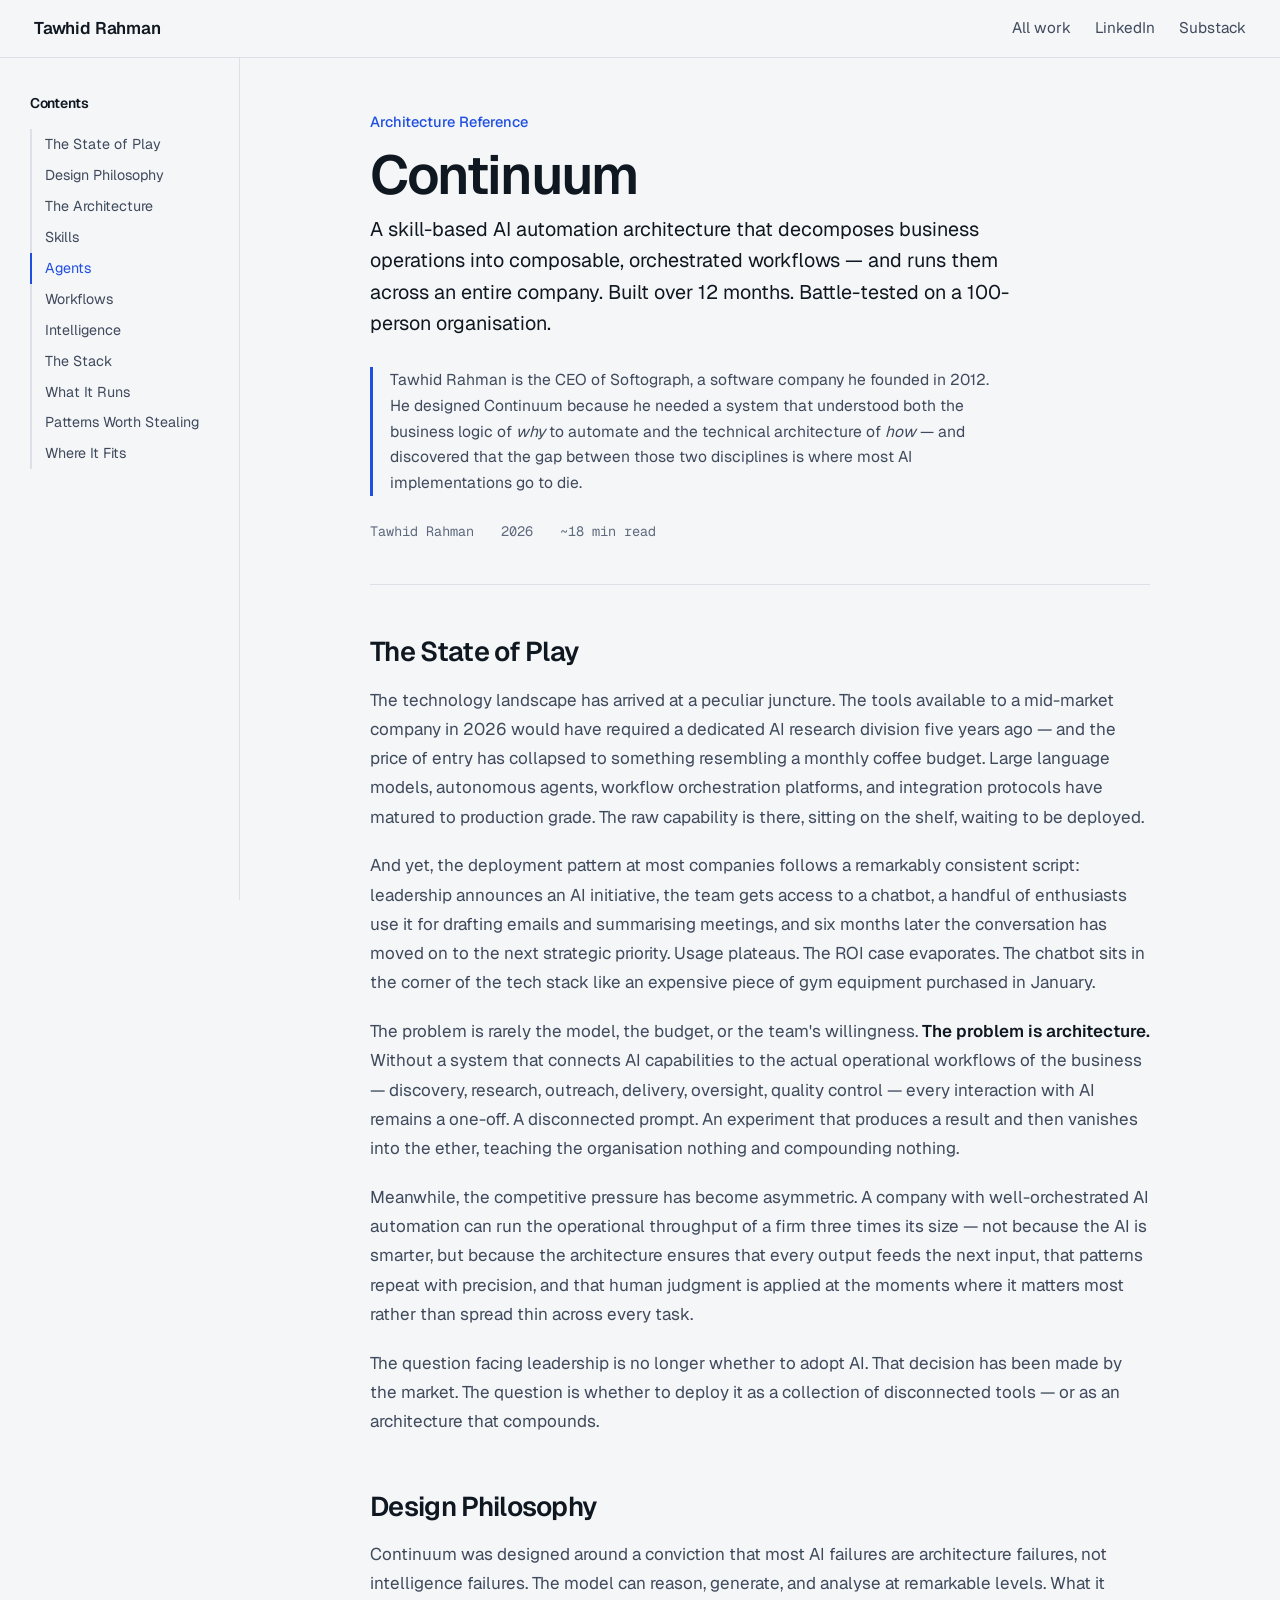
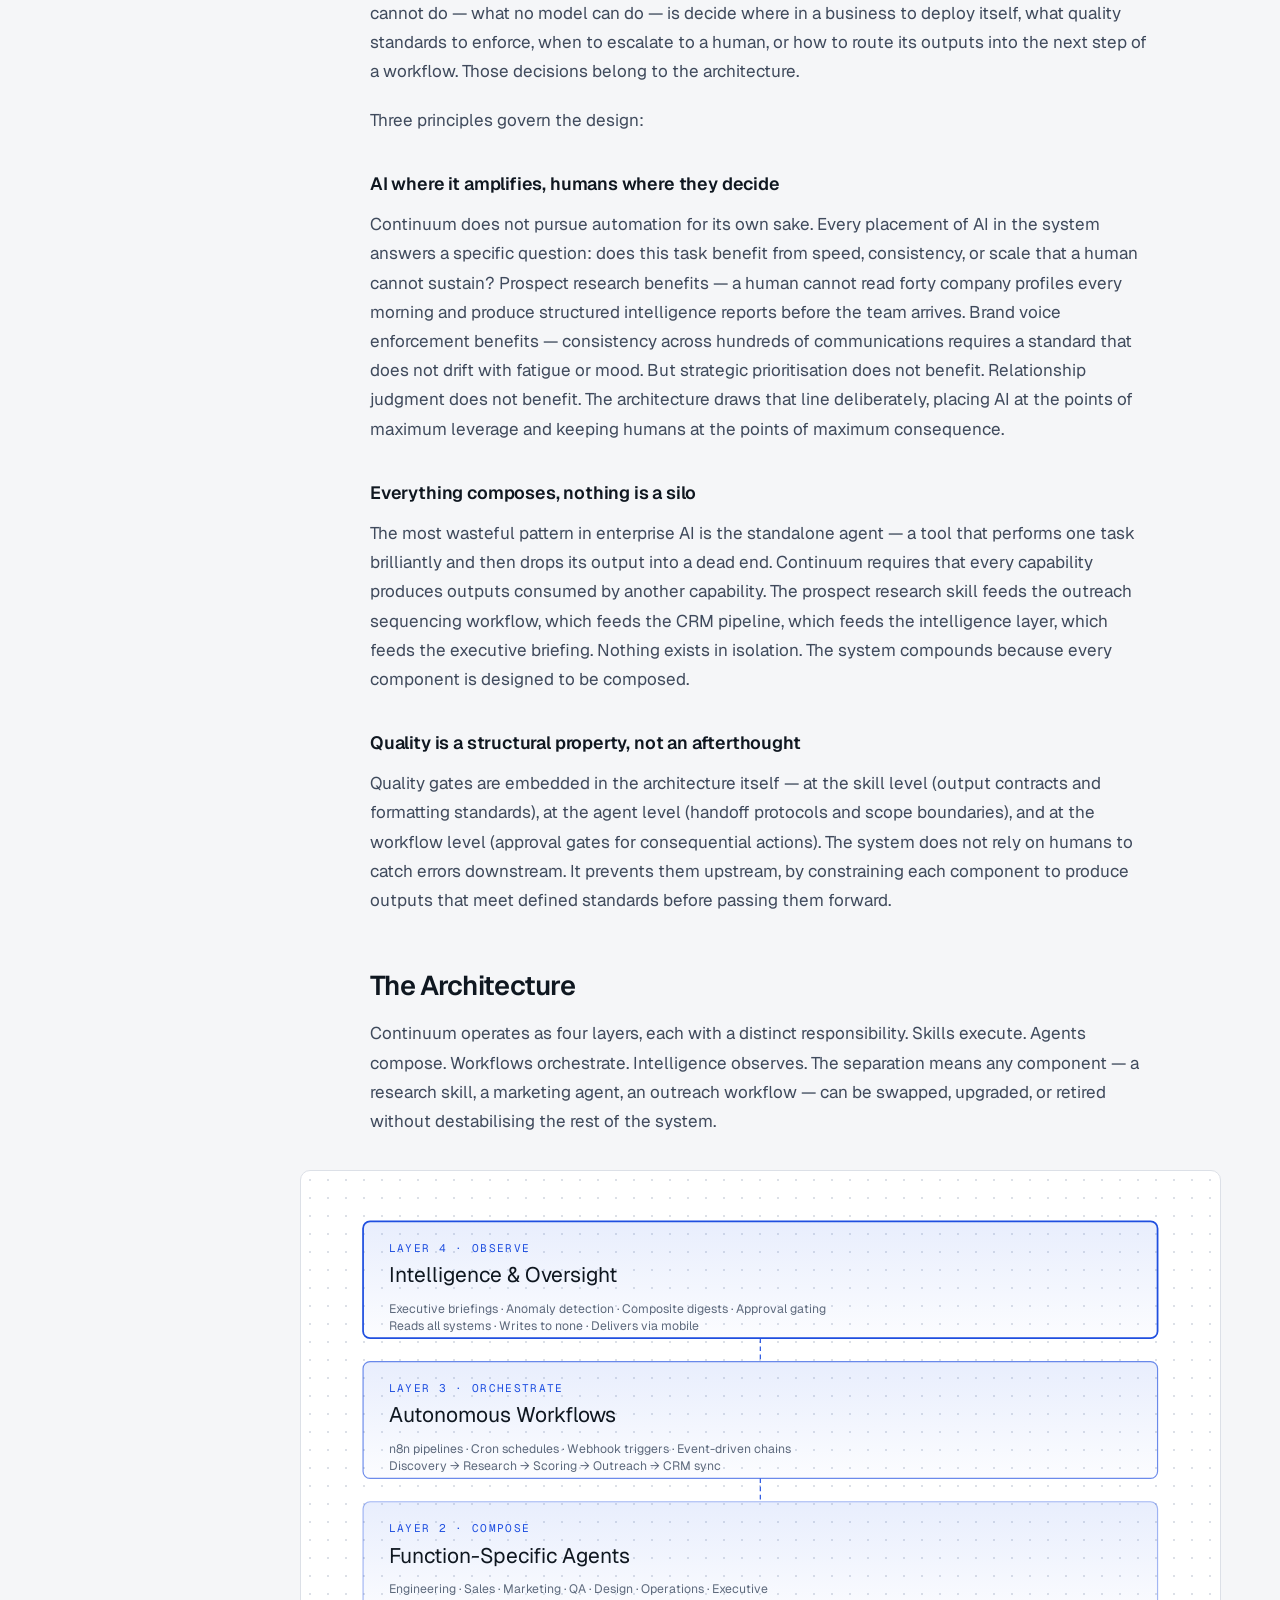
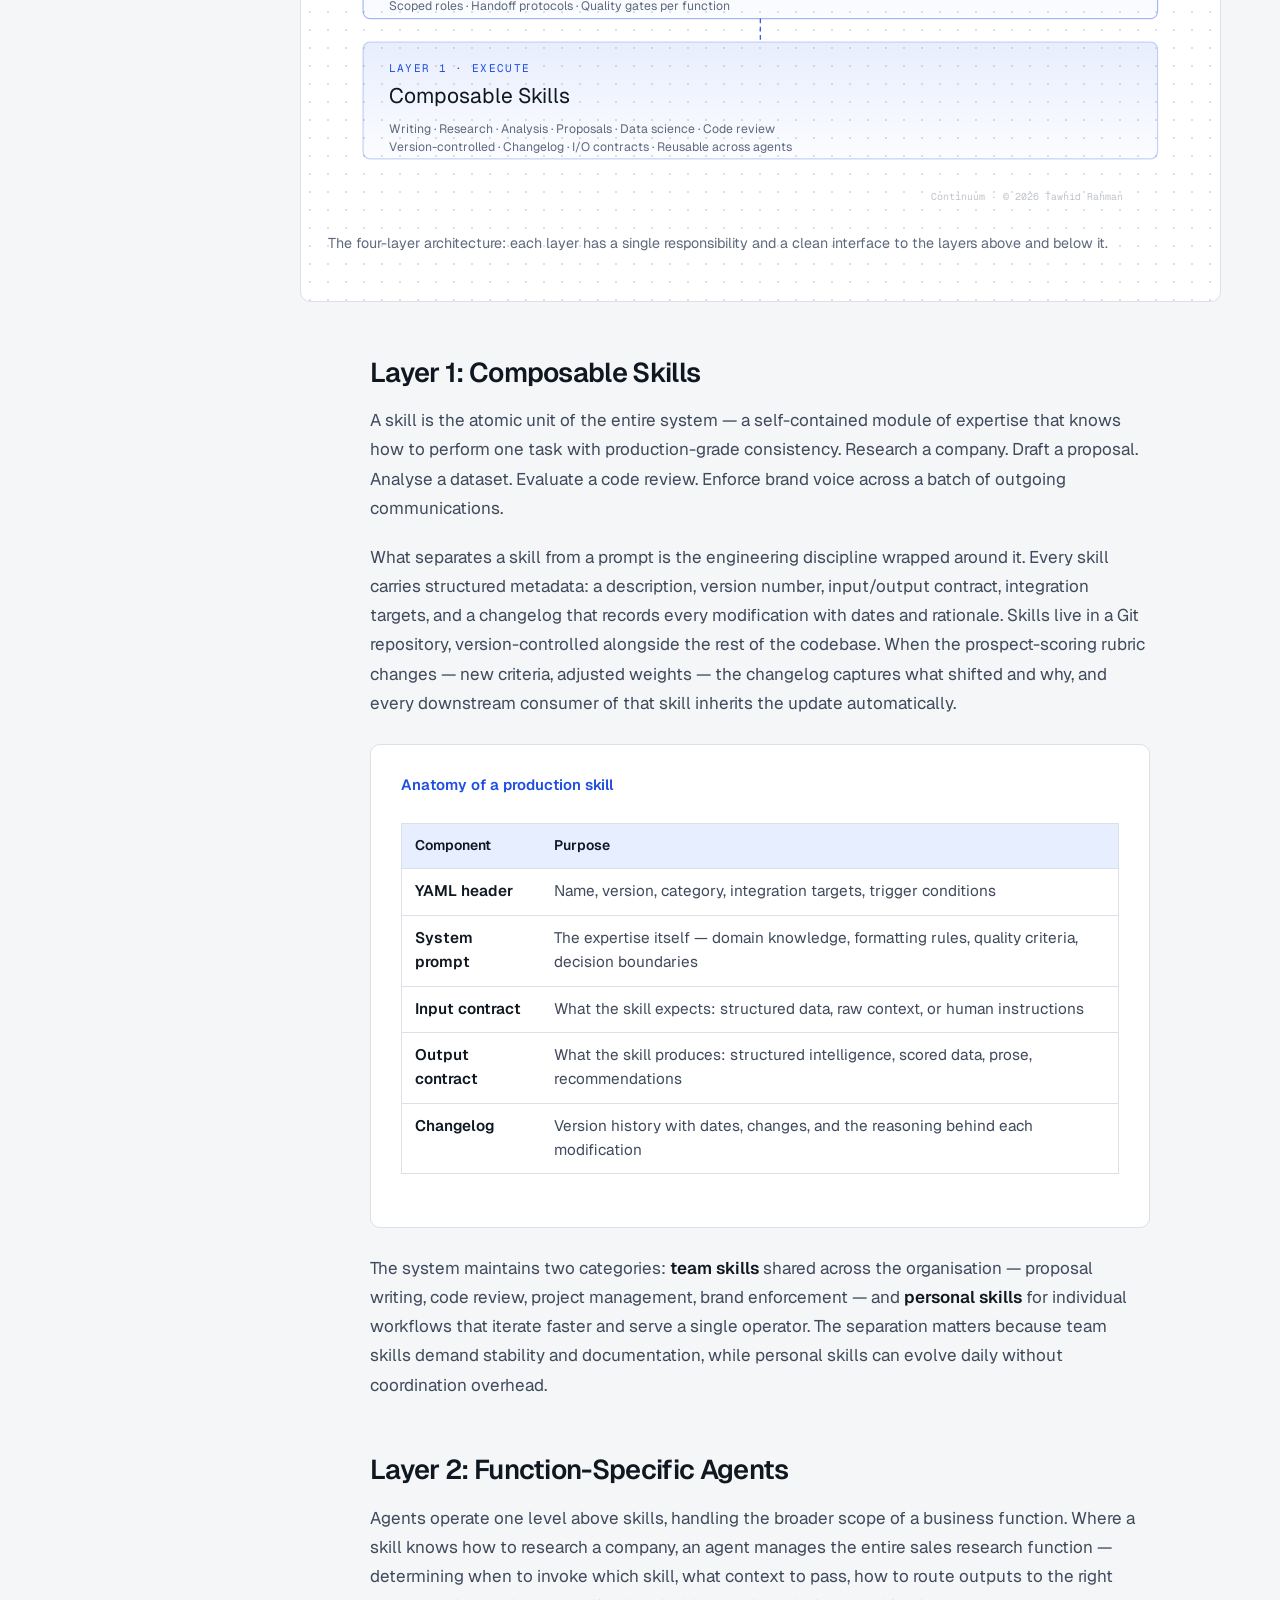
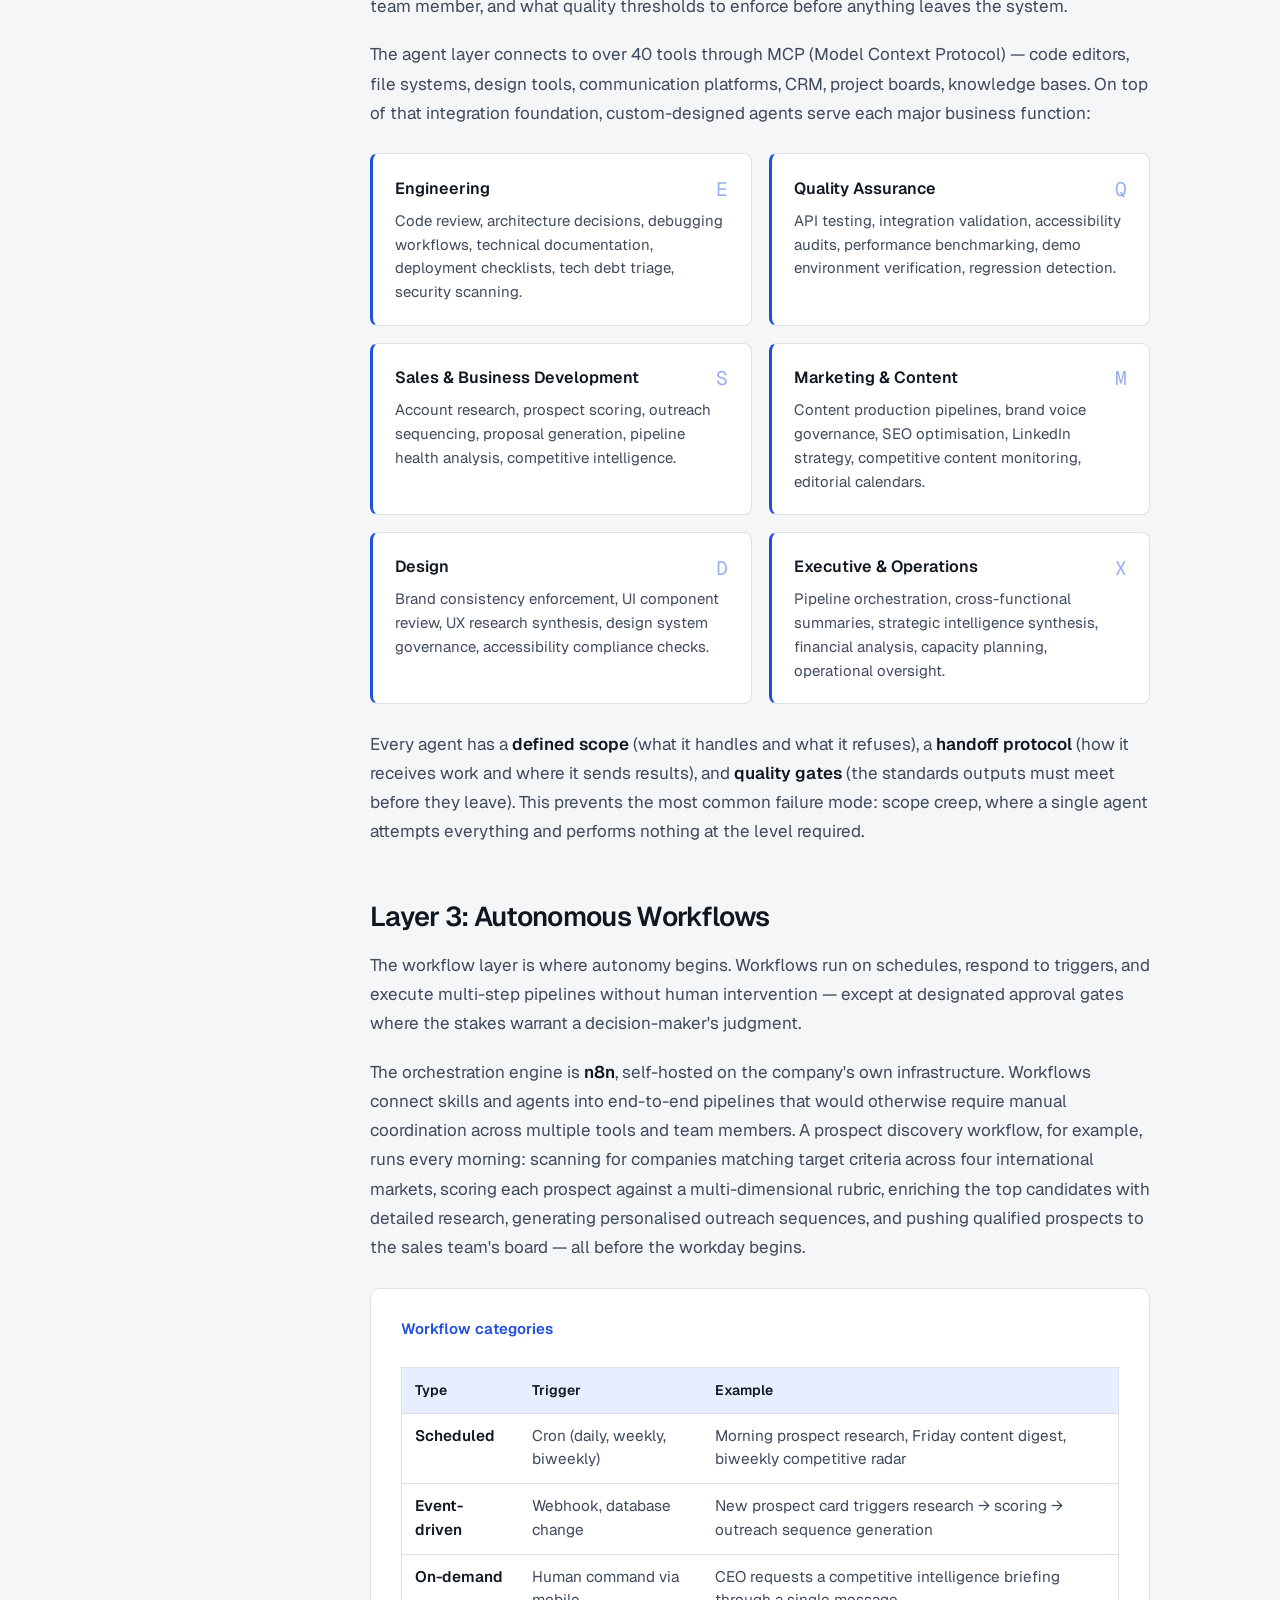
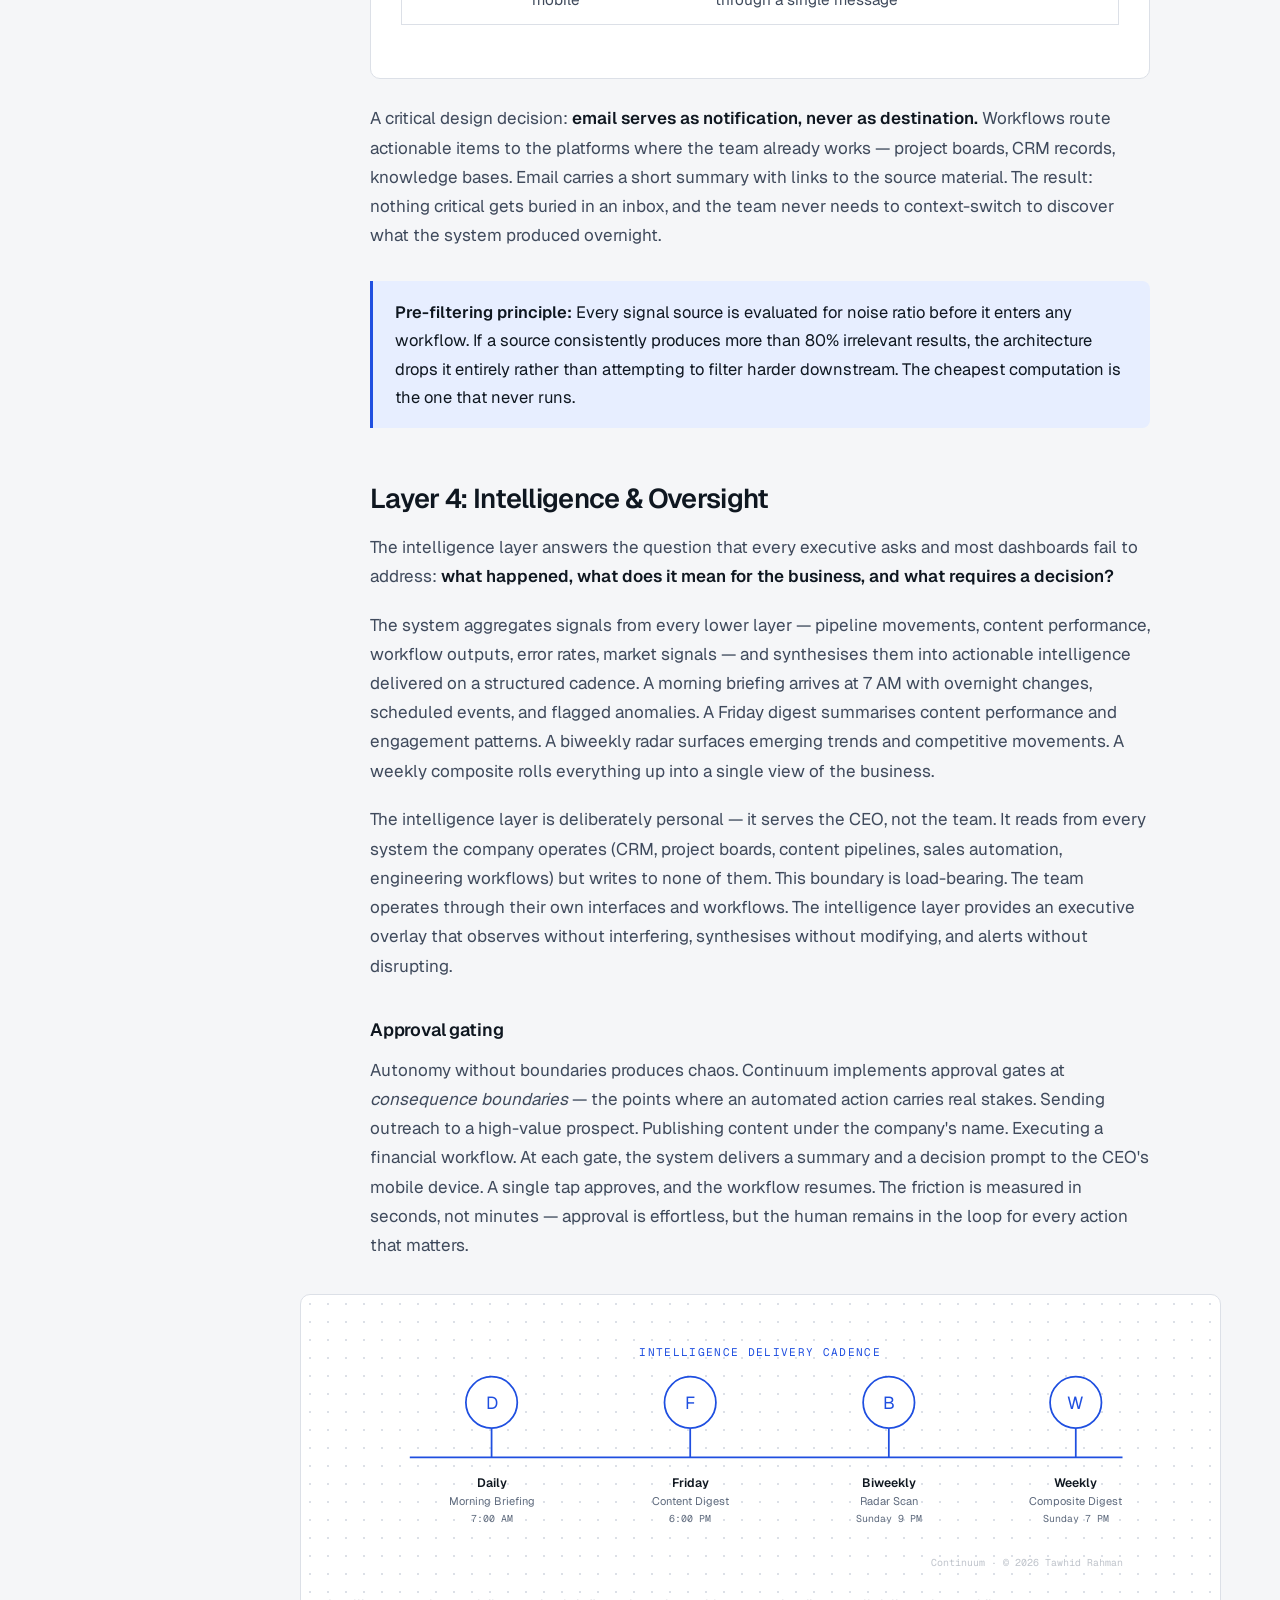
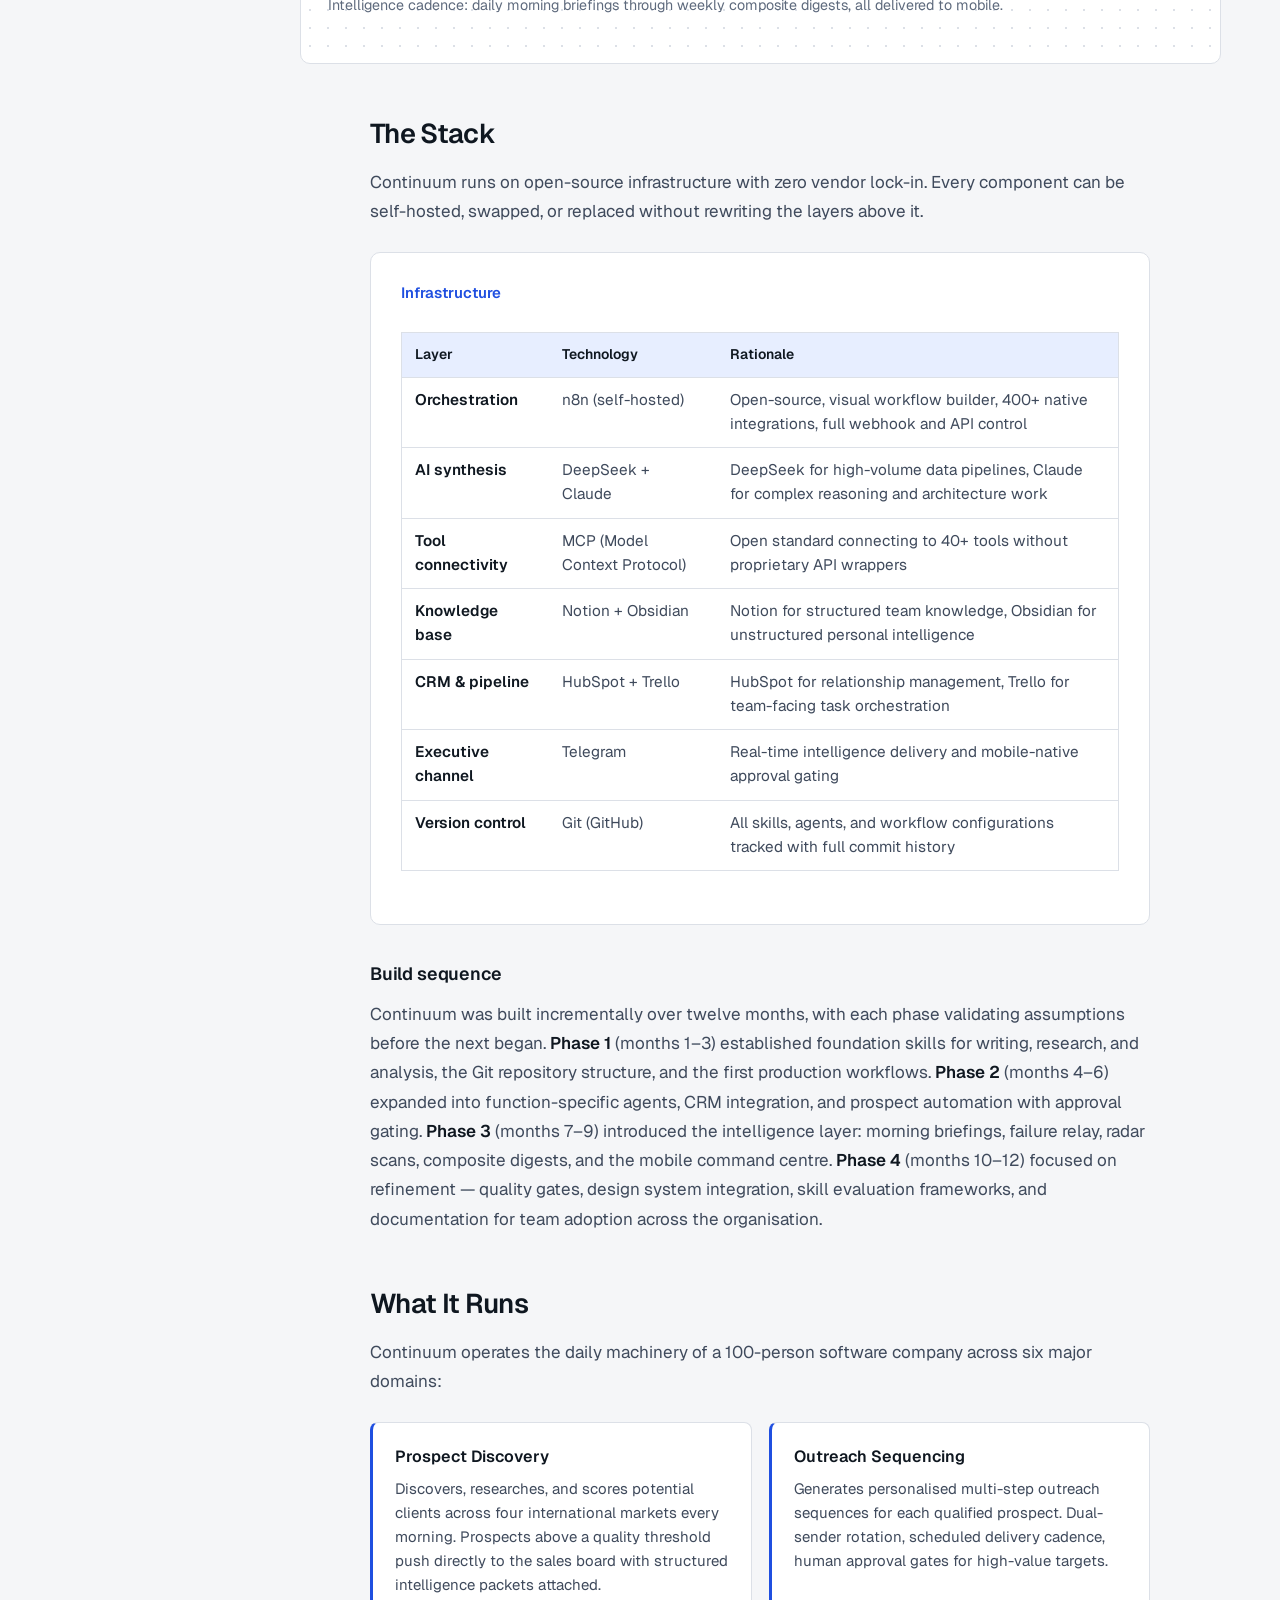
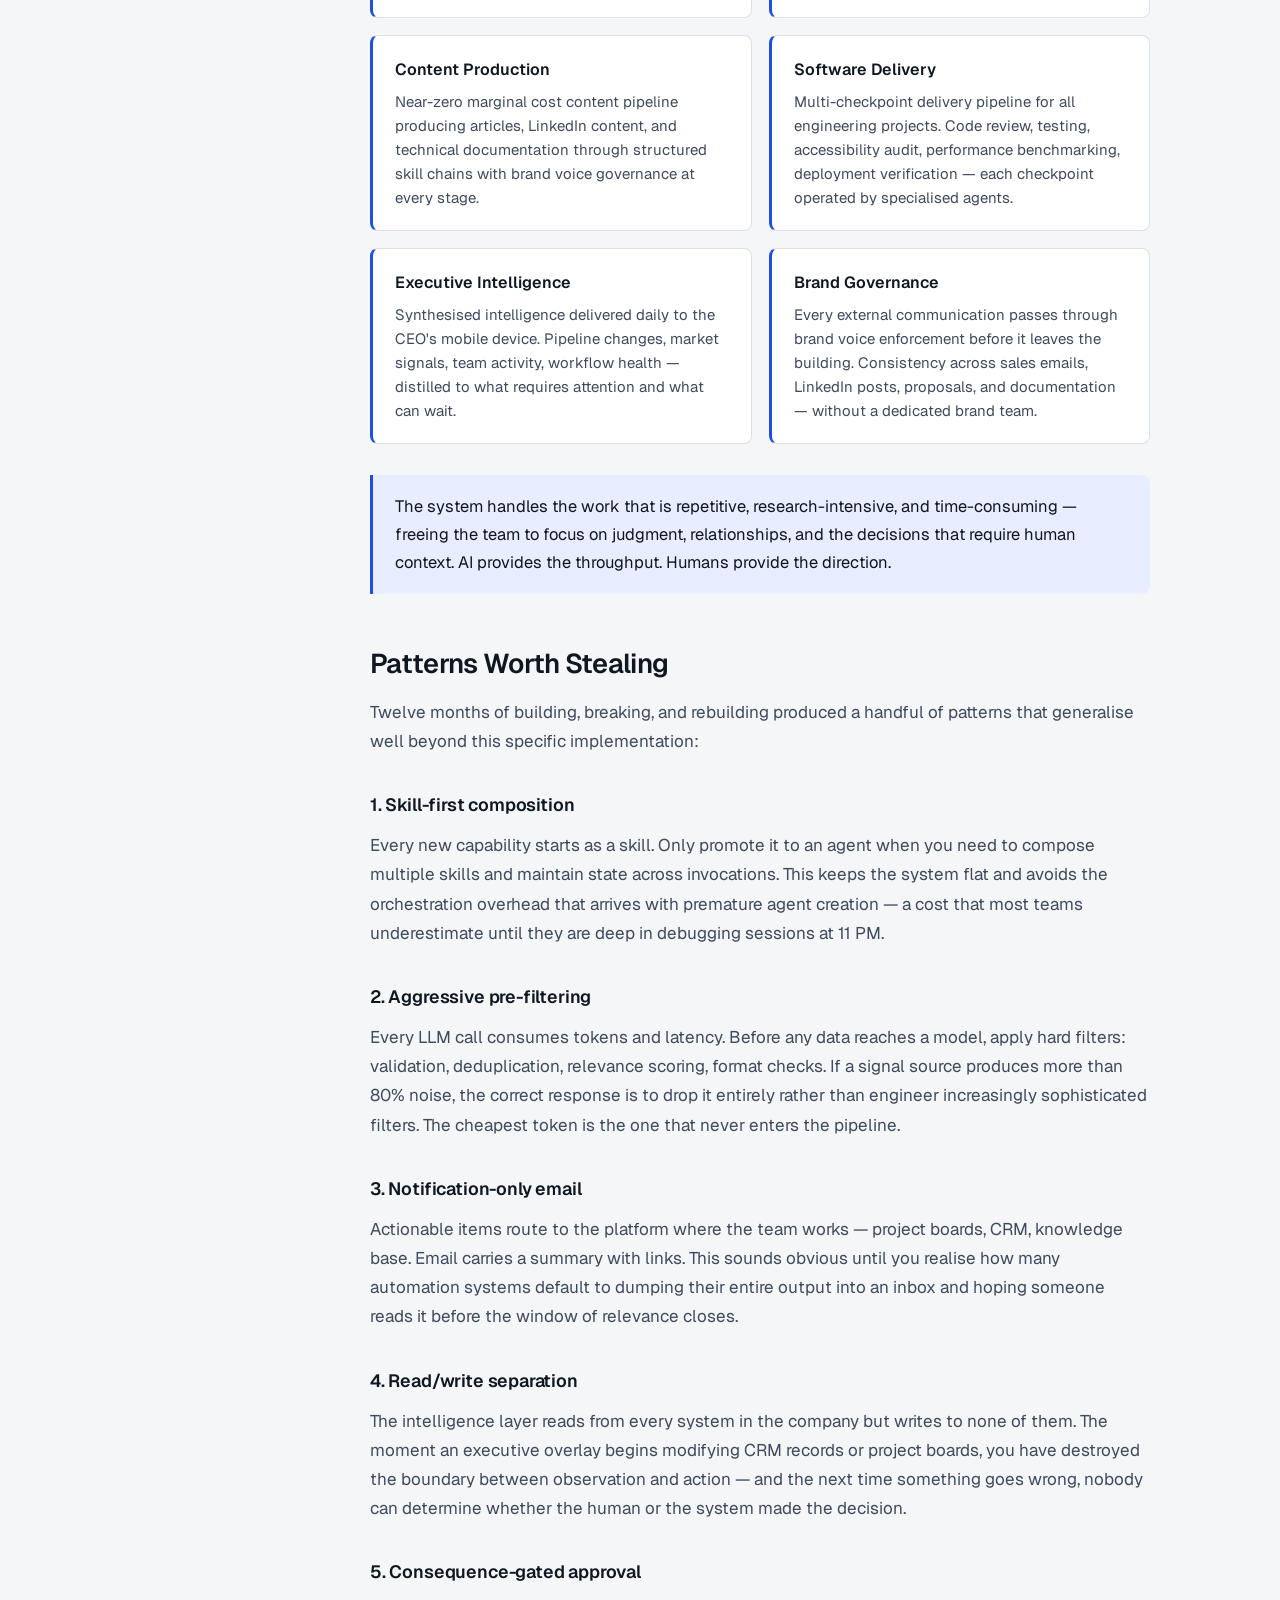
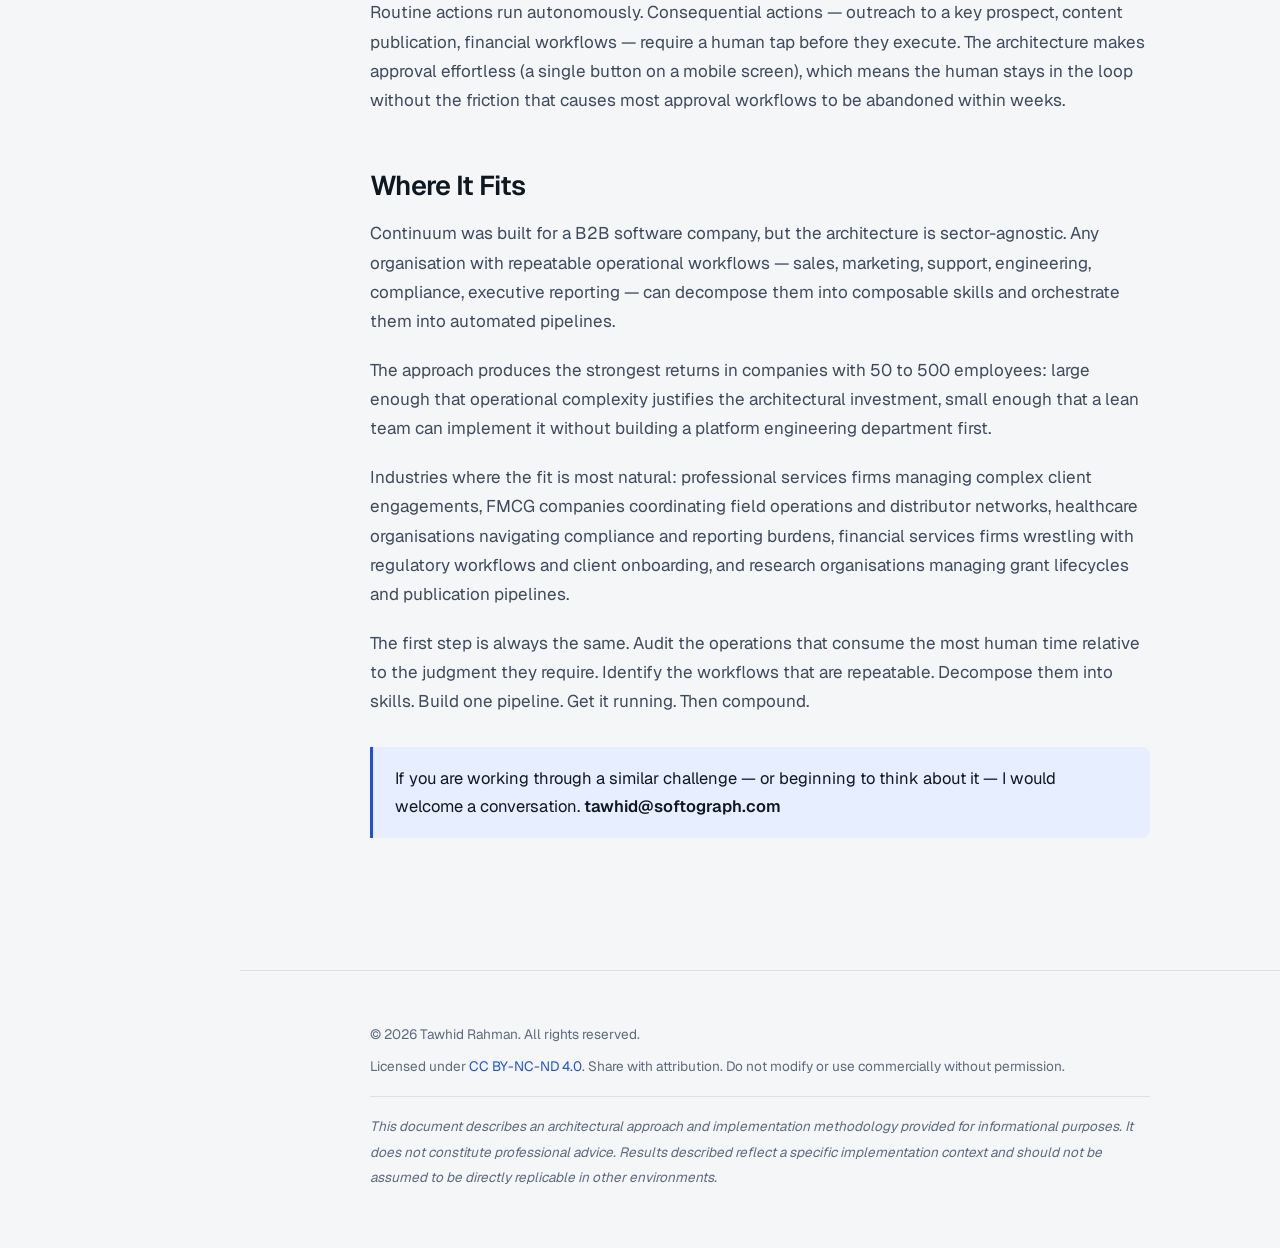
<file: work/continuum.html>
<!DOCTYPE html>
<html lang="en" data-theme="light">
<head>
<meta charset="UTF-8">
<meta name="viewport" content="width=device-width, initial-scale=1.0">
<title>Continuum — The AI Automation Architecture | Tawhid Rahman</title>
<meta name="description" content="Continuum: a skill-based AI automation architecture that decomposes business operations into composable, orchestrated workflows. Built and battle-tested on a 100-person company.">
<meta name="author" content="Tawhid Rahman">
<meta name="keywords" content="AI automation architecture, enterprise AI operations, skill-based composition, orchestrated workflows, operational automation, Continuum">
<meta property="og:title" content="Continuum — The AI Automation Architecture">
<meta property="og:description" content="How a CEO decomposed business operations into composable, AI-powered skills and orchestrated them across an entire company.">
<meta property="og:type" content="article">
<meta property="og:image" content="https://rahman-tawhid.github.io/assets/og.png">
<meta name="twitter:card" content="summary_large_image">
<link rel="preconnect" href="https://fonts.googleapis.com">
<link rel="preconnect" href="https://fonts.gstatic.com" crossorigin>
<link href="https://fonts.googleapis.com/css2?family=Geist:wght@400;500;600&family=Geist+Mono:wght@400;500&display=swap" rel="stylesheet">
<link rel="stylesheet" href="/assets/site.css">
</head>
<body>

<header class="site-header">
  <a class="brand" href="/"><span class="brand-name">Tawhid Rahman</span></a>
  <div class="header-controls">
    <a class="header-link" href="/">All work</a>
    <a class="header-link" href="https://www.linkedin.com/in/tawhidurr/" target="_blank" rel="noopener">LinkedIn</a>
    <a class="header-link" href="https://substack.com/@tawhidr" target="_blank" rel="noopener">Substack</a>
  </div>
</header>

<div class="page-wrapper">

<nav class="toc-rail" aria-label="Table of contents">
  <h3>Contents</h3>
  <a href="#problem">The State of Play</a>
  <a href="#philosophy">Design Philosophy</a>
  <a href="#architecture">The Architecture</a>
  <a href="#layer-skills">Skills</a>
  <a href="#layer-agents">Agents</a>
  <a href="#layer-workflows">Workflows</a>
  <a href="#layer-intelligence">Intelligence</a>
  <a href="#stack">The Stack</a>
  <a href="#outcomes">What It Runs</a>
  <a href="#patterns">Patterns Worth Stealing</a>
  <a href="#applicability">Where It Fits</a>
</nav>

<main class="main-content">

  <section class="hero">
    <p class="hero-eyebrow">Architecture Reference</p>
    <h1>Continuum</h1>
    <p class="hero-subtitle">
      A skill-based AI automation architecture that decomposes business operations into composable, orchestrated workflows — and runs them across an entire company. Built over 12 months. Battle-tested on a 100-person organisation.
    </p>
    <p class="hero-author">
      Tawhid Rahman is the CEO of Softograph, a software company he founded in 2012. He designed Continuum because he needed a system that understood both the business logic of <em>why</em> to automate and the technical architecture of <em>how</em> — and discovered that the gap between those two disciplines is where most AI implementations go to die.
    </p>
    <div class="hero-meta">
      <span>Tawhid Rahman</span>
      <span>2026</span>
      <span>~18 min read</span>
    </div>
  </section>

  <!-- THE STATE OF PLAY -->
  <h2 id="problem">The State of Play</h2>
  <p>
    The technology landscape has arrived at a peculiar juncture. The tools available to a mid-market company in 2026 would have required a dedicated AI research division five years ago — and the price of entry has collapsed to something resembling a monthly coffee budget. Large language models, autonomous agents, workflow orchestration platforms, and integration protocols have matured to production grade. The raw capability is there, sitting on the shelf, waiting to be deployed.
  </p>
  <p>
    And yet, the deployment pattern at most companies follows a remarkably consistent script: leadership announces an AI initiative, the team gets access to a chatbot, a handful of enthusiasts use it for drafting emails and summarising meetings, and six months later the conversation has moved on to the next strategic priority. Usage plateaus. The ROI case evaporates. The chatbot sits in the corner of the tech stack like an expensive piece of gym equipment purchased in January.
  </p>
  <p>
    The problem is rarely the model, the budget, or the team's willingness. <strong>The problem is architecture.</strong> Without a system that connects AI capabilities to the actual operational workflows of the business — discovery, research, outreach, delivery, oversight, quality control — every interaction with AI remains a one-off. A disconnected prompt. An experiment that produces a result and then vanishes into the ether, teaching the organisation nothing and compounding nothing.
  </p>
  <p>
    Meanwhile, the competitive pressure has become asymmetric. A company with well-orchestrated AI automation can run the operational throughput of a firm three times its size — not because the AI is smarter, but because the architecture ensures that every output feeds the next input, that patterns repeat with precision, and that human judgment is applied at the moments where it matters most rather than spread thin across every task.
  </p>
  <p>
    The question facing leadership is no longer whether to adopt AI. That decision has been made by the market. The question is whether to deploy it as a collection of disconnected tools — or as an architecture that compounds.
  </p>

  <!-- DESIGN PHILOSOPHY -->
  <h2 id="philosophy">Design Philosophy</h2>
  <p>
    Continuum was designed around a conviction that most AI failures are architecture failures, not intelligence failures. The model can reason, generate, and analyse at remarkable levels. What it cannot do — what no model can do — is decide where in a business to deploy itself, what quality standards to enforce, when to escalate to a human, or how to route its outputs into the next step of a workflow. Those decisions belong to the architecture.
  </p>
  <p>
    Three principles govern the design:
  </p>
  <h3>AI where it amplifies, humans where they decide</h3>
  <p>
    Continuum does not pursue automation for its own sake. Every placement of AI in the system answers a specific question: does this task benefit from speed, consistency, or scale that a human cannot sustain? Prospect research benefits — a human cannot read forty company profiles every morning and produce structured intelligence reports before the team arrives. Brand voice enforcement benefits — consistency across hundreds of communications requires a standard that does not drift with fatigue or mood. But strategic prioritisation does not benefit. Relationship judgment does not benefit. The architecture draws that line deliberately, placing AI at the points of maximum leverage and keeping humans at the points of maximum consequence.
  </p>
  <h3>Everything composes, nothing is a silo</h3>
  <p>
    The most wasteful pattern in enterprise AI is the standalone agent — a tool that performs one task brilliantly and then drops its output into a dead end. Continuum requires that every capability produces outputs consumed by another capability. The prospect research skill feeds the outreach sequencing workflow, which feeds the CRM pipeline, which feeds the intelligence layer, which feeds the executive briefing. Nothing exists in isolation. The system compounds because every component is designed to be composed.
  </p>
  <h3>Quality is a structural property, not an afterthought</h3>
  <p>
    Quality gates are embedded in the architecture itself — at the skill level (output contracts and formatting standards), at the agent level (handoff protocols and scope boundaries), and at the workflow level (approval gates for consequential actions). The system does not rely on humans to catch errors downstream. It prevents them upstream, by constraining each component to produce outputs that meet defined standards before passing them forward.
  </p>

  <!-- THE ARCHITECTURE -->
  <h2 id="architecture">The Architecture</h2>
  <p>
    Continuum operates as four layers, each with a distinct responsibility. Skills execute. Agents compose. Workflows orchestrate. Intelligence observes. The separation means any component — a research skill, a marketing agent, an outreach workflow — can be swapped, upgraded, or retired without destabilising the rest of the system.
  </p>

  <div class="diagram-wrapper">
    <svg viewBox="0 0 740 530" xmlns="http://www.w3.org/2000/svg" role="img" aria-label="Continuum four-layer architecture">
      <defs>
        <linearGradient id="g1" x1="0" y1="0" x2="0" y2="1"><stop offset="0%" stop-color="#5B84F0" stop-opacity=".14"/><stop offset="100%" stop-color="#5B84F0" stop-opacity=".02"/></linearGradient>
      </defs>

      <!-- Layer 4 -->
      <rect x="30" y="20" width="680" height="100" rx="6" fill="url(#g1)" stroke="#1F4FE0" stroke-width="1.5"/>
      <text x="52" y="46" font-family="Geist Mono,monospace" font-size="9.5" fill="#1F4FE0" letter-spacing=".12em">LAYER 4 · OBSERVE</text>
      <text x="52" y="72" font-family="Geist,serif" font-size="18" fill="currentColor" font-weight="400">Intelligence &amp; Oversight</text>
      <text x="52" y="98" font-family="Geist,sans-serif" font-size="10.5" fill="#5E6A7D">Executive briefings · Anomaly detection · Composite digests · Approval gating</text>
      <text x="52" y="113" font-family="Geist,sans-serif" font-size="10.5" fill="#5E6A7D">Reads all systems · Writes to none · Delivers via mobile</text>

      <line x1="370" y1="120" x2="370" y2="140" stroke="#1F4FE0" stroke-width="1" stroke-dasharray="4,3"/>

      <!-- Layer 3 -->
      <rect x="30" y="140" width="680" height="100" rx="6" fill="url(#g1)" stroke="#1F4FE0" stroke-width="1" stroke-opacity=".65"/>
      <text x="52" y="166" font-family="Geist Mono,monospace" font-size="9.5" fill="#1F4FE0" letter-spacing=".12em">LAYER 3 · ORCHESTRATE</text>
      <text x="52" y="192" font-family="Geist,serif" font-size="18" fill="currentColor" font-weight="400">Autonomous Workflows</text>
      <text x="52" y="218" font-family="Geist,sans-serif" font-size="10.5" fill="#5E6A7D">n8n pipelines · Cron schedules · Webhook triggers · Event-driven chains</text>
      <text x="52" y="233" font-family="Geist,sans-serif" font-size="10.5" fill="#5E6A7D">Discovery → Research → Scoring → Outreach → CRM sync</text>

      <line x1="370" y1="240" x2="370" y2="260" stroke="#1F4FE0" stroke-width="1" stroke-dasharray="4,3"/>

      <!-- Layer 2 -->
      <rect x="30" y="260" width="680" height="100" rx="6" fill="url(#g1)" stroke="#1F4FE0" stroke-width="1" stroke-opacity=".4"/>
      <text x="52" y="286" font-family="Geist Mono,monospace" font-size="9.5" fill="#1F4FE0" letter-spacing=".12em">LAYER 2 · COMPOSE</text>
      <text x="52" y="312" font-family="Geist,serif" font-size="18" fill="currentColor" font-weight="400">Function-Specific Agents</text>
      <text x="52" y="338" font-family="Geist,sans-serif" font-size="10.5" fill="#5E6A7D">Engineering · Sales · Marketing · QA · Design · Operations · Executive</text>
      <text x="52" y="353" font-family="Geist,sans-serif" font-size="10.5" fill="#5E6A7D">Scoped roles · Handoff protocols · Quality gates per function</text>

      <line x1="370" y1="360" x2="370" y2="380" stroke="#1F4FE0" stroke-width="1" stroke-dasharray="4,3"/>

      <!-- Layer 1 -->
      <rect x="30" y="380" width="680" height="100" rx="6" fill="url(#g1)" stroke="#1F4FE0" stroke-width="1" stroke-opacity=".25"/>
      <text x="52" y="406" font-family="Geist Mono,monospace" font-size="9.5" fill="#1F4FE0" letter-spacing=".12em">LAYER 1 · EXECUTE</text>
      <text x="52" y="432" font-family="Geist,serif" font-size="18" fill="currentColor" font-weight="400">Composable Skills</text>
      <text x="52" y="458" font-family="Geist,sans-serif" font-size="10.5" fill="#5E6A7D">Writing · Research · Analysis · Proposals · Data science · Code review</text>
      <text x="52" y="473" font-family="Geist,sans-serif" font-size="10.5" fill="#5E6A7D">Version-controlled · Changelog · I/O contracts · Reusable across agents</text>

      <text x="680" y="515" font-family="Geist Mono,monospace" font-size="8.5" fill="#5E6A7D" text-anchor="end" opacity=".4">Continuum · © 2026 Tawhid Rahman</text>
    </svg>
    <p class="diagram-caption">The four-layer architecture: each layer has a single responsibility and a clean interface to the layers above and below it.</p>
  </div>

  <!-- LAYER 1: SKILLS -->
  <h2 id="layer-skills">Layer 1: Composable Skills</h2>
  <p>
    A skill is the atomic unit of the entire system — a self-contained module of expertise that knows how to perform one task with production-grade consistency. Research a company. Draft a proposal. Analyse a dataset. Evaluate a code review. Enforce brand voice across a batch of outgoing communications.
  </p>
  <p>
    What separates a skill from a prompt is the engineering discipline wrapped around it. Every skill carries structured metadata: a description, version number, input/output contract, integration targets, and a changelog that records every modification with dates and rationale. Skills live in a Git repository, version-controlled alongside the rest of the codebase. When the prospect-scoring rubric changes — new criteria, adjusted weights — the changelog captures what shifted and why, and every downstream consumer of that skill inherits the update automatically.
  </p>
  <div class="arch-card">
    <h4>Anatomy of a production skill</h4>
    <table class="ref-table">
      <tr><th>Component</th><th>Purpose</th></tr>
      <tr><td>YAML header</td><td>Name, version, category, integration targets, trigger conditions</td></tr>
      <tr><td>System prompt</td><td>The expertise itself — domain knowledge, formatting rules, quality criteria, decision boundaries</td></tr>
      <tr><td>Input contract</td><td>What the skill expects: structured data, raw context, or human instructions</td></tr>
      <tr><td>Output contract</td><td>What the skill produces: structured intelligence, scored data, prose, recommendations</td></tr>
      <tr><td>Changelog</td><td>Version history with dates, changes, and the reasoning behind each modification</td></tr>
    </table>
  </div>
  <p>
    The system maintains two categories: <strong>team skills</strong> shared across the organisation — proposal writing, code review, project management, brand enforcement — and <strong>personal skills</strong> for individual workflows that iterate faster and serve a single operator. The separation matters because team skills demand stability and documentation, while personal skills can evolve daily without coordination overhead.
  </p>

  <!-- LAYER 2: AGENTS -->
  <h2 id="layer-agents">Layer 2: Function-Specific Agents</h2>
  <p>
    Agents operate one level above skills, handling the broader scope of a business function. Where a skill knows how to research a company, an agent manages the entire sales research function — determining when to invoke which skill, what context to pass, how to route outputs to the right team member, and what quality thresholds to enforce before anything leaves the system.
  </p>
  <p>
    The agent layer connects to over 40 tools through MCP (Model Context Protocol) — code editors, file systems, design tools, communication platforms, CRM, project boards, knowledge bases. On top of that integration foundation, custom-designed agents serve each major business function:
  </p>

  <div class="layer-grid">
    <div class="layer-item">
      <span class="layer-num">E</span>
      <h4>Engineering</h4>
      <p>Code review, architecture decisions, debugging workflows, technical documentation, deployment checklists, tech debt triage, security scanning.</p>
    </div>
    <div class="layer-item">
      <span class="layer-num">Q</span>
      <h4>Quality Assurance</h4>
      <p>API testing, integration validation, accessibility audits, performance benchmarking, demo environment verification, regression detection.</p>
    </div>
    <div class="layer-item">
      <span class="layer-num">S</span>
      <h4>Sales &amp; Business Development</h4>
      <p>Account research, prospect scoring, outreach sequencing, proposal generation, pipeline health analysis, competitive intelligence.</p>
    </div>
    <div class="layer-item">
      <span class="layer-num">M</span>
      <h4>Marketing &amp; Content</h4>
      <p>Content production pipelines, brand voice governance, SEO optimisation, LinkedIn strategy, competitive content monitoring, editorial calendars.</p>
    </div>
    <div class="layer-item">
      <span class="layer-num">D</span>
      <h4>Design</h4>
      <p>Brand consistency enforcement, UI component review, UX research synthesis, design system governance, accessibility compliance checks.</p>
    </div>
    <div class="layer-item">
      <span class="layer-num">X</span>
      <h4>Executive &amp; Operations</h4>
      <p>Pipeline orchestration, cross-functional summaries, strategic intelligence synthesis, financial analysis, capacity planning, operational oversight.</p>
    </div>
  </div>

  <p>
    Every agent has a <strong>defined scope</strong> (what it handles and what it refuses), a <strong>handoff protocol</strong> (how it receives work and where it sends results), and <strong>quality gates</strong> (the standards outputs must meet before they leave). This prevents the most common failure mode: scope creep, where a single agent attempts everything and performs nothing at the level required.
  </p>

  <!-- LAYER 3: WORKFLOWS -->
  <h2 id="layer-workflows">Layer 3: Autonomous Workflows</h2>
  <p>
    The workflow layer is where autonomy begins. Workflows run on schedules, respond to triggers, and execute multi-step pipelines without human intervention — except at designated approval gates where the stakes warrant a decision-maker's judgment.
  </p>
  <p>
    The orchestration engine is <strong>n8n</strong>, self-hosted on the company's own infrastructure. Workflows connect skills and agents into end-to-end pipelines that would otherwise require manual coordination across multiple tools and team members. A prospect discovery workflow, for example, runs every morning: scanning for companies matching target criteria across four international markets, scoring each prospect against a multi-dimensional rubric, enriching the top candidates with detailed research, generating personalised outreach sequences, and pushing qualified prospects to the sales team's board — all before the workday begins.
  </p>

  <div class="arch-card">
    <h4>Workflow categories</h4>
    <table class="ref-table">
      <tr><th>Type</th><th>Trigger</th><th>Example</th></tr>
      <tr><td>Scheduled</td><td>Cron (daily, weekly, biweekly)</td><td>Morning prospect research, Friday content digest, biweekly competitive radar</td></tr>
      <tr><td>Event-driven</td><td>Webhook, database change</td><td>New prospect card triggers research → scoring → outreach sequence generation</td></tr>
      <tr><td>On-demand</td><td>Human command via mobile</td><td>CEO requests a competitive intelligence briefing through a single message</td></tr>
    </table>
  </div>

  <p>
    A critical design decision: <strong>email serves as notification, never as destination.</strong> Workflows route actionable items to the platforms where the team already works — project boards, CRM records, knowledge bases. Email carries a short summary with links to the source material. The result: nothing critical gets buried in an inbox, and the team never needs to context-switch to discover what the system produced overnight.
  </p>

  <div class="callout">
    <p><strong>Pre-filtering principle:</strong> Every signal source is evaluated for noise ratio before it enters any workflow. If a source consistently produces more than 80% irrelevant results, the architecture drops it entirely rather than attempting to filter harder downstream. The cheapest computation is the one that never runs.</p>
  </div>

  <!-- LAYER 4: INTELLIGENCE -->
  <h2 id="layer-intelligence">Layer 4: Intelligence &amp; Oversight</h2>
  <p>
    The intelligence layer answers the question that every executive asks and most dashboards fail to address: <strong>what happened, what does it mean for the business, and what requires a decision?</strong>
  </p>
  <p>
    The system aggregates signals from every lower layer — pipeline movements, content performance, workflow outputs, error rates, market signals — and synthesises them into actionable intelligence delivered on a structured cadence. A morning briefing arrives at 7 AM with overnight changes, scheduled events, and flagged anomalies. A Friday digest summarises content performance and engagement patterns. A biweekly radar surfaces emerging trends and competitive movements. A weekly composite rolls everything up into a single view of the business.
  </p>
  <p>
    The intelligence layer is deliberately personal — it serves the CEO, not the team. It reads from every system the company operates (CRM, project boards, content pipelines, sales automation, engineering workflows) but writes to none of them. This boundary is load-bearing. The team operates through their own interfaces and workflows. The intelligence layer provides an executive overlay that observes without interfering, synthesises without modifying, and alerts without disrupting.
  </p>

  <h3>Approval gating</h3>
  <p>
    Autonomy without boundaries produces chaos. Continuum implements approval gates at <em>consequence boundaries</em> — the points where an automated action carries real stakes. Sending outreach to a high-value prospect. Publishing content under the company's name. Executing a financial workflow. At each gate, the system delivers a summary and a decision prompt to the CEO's mobile device. A single tap approves, and the workflow resumes. The friction is measured in seconds, not minutes — approval is effortless, but the human remains in the loop for every action that matters.
  </p>

  <div class="diagram-wrapper">
    <svg viewBox="0 0 740 220" xmlns="http://www.w3.org/2000/svg" role="img" aria-label="Intelligence delivery cadence">
      <text x="370" y="28" text-anchor="middle" font-family="Geist Mono,monospace" font-size="9.5" fill="#1F4FE0" letter-spacing=".12em">INTELLIGENCE DELIVERY CADENCE</text>

      <!-- Horizontal timeline -->
      <line x1="70" y1="115" x2="680" y2="115" stroke="#1F4FE0" stroke-width="1.5"/>

      <!-- Daily -->
      <line x1="140" y1="90" x2="140" y2="115" stroke="#1F4FE0" stroke-width="1.5"/>
      <circle cx="140" cy="68" r="22" fill="var(--bg-card)" stroke="#1F4FE0" stroke-width="1.5"/>
      <text x="140" y="74" text-anchor="middle" font-family="Geist,serif" font-size="15" fill="#1F4FE0">D</text>
      <text x="140" y="140" text-anchor="middle" font-family="Geist,sans-serif" font-size="10.5" fill="currentColor" font-weight="600">Daily</text>
      <text x="140" y="156" text-anchor="middle" font-family="Geist,sans-serif" font-size="9.5" fill="#5E6A7D">Morning Briefing</text>
      <text x="140" y="170" text-anchor="middle" font-family="Geist Mono,monospace" font-size="8.5" fill="#5E6A7D">7:00 AM</text>

      <!-- Friday -->
      <line x1="310" y1="90" x2="310" y2="115" stroke="#1F4FE0" stroke-width="1.5"/>
      <circle cx="310" cy="68" r="22" fill="var(--bg-card)" stroke="#1F4FE0" stroke-width="1.5"/>
      <text x="310" y="74" text-anchor="middle" font-family="Geist,serif" font-size="15" fill="#1F4FE0">F</text>
      <text x="310" y="140" text-anchor="middle" font-family="Geist,sans-serif" font-size="10.5" fill="currentColor" font-weight="600">Friday</text>
      <text x="310" y="156" text-anchor="middle" font-family="Geist,sans-serif" font-size="9.5" fill="#5E6A7D">Content Digest</text>
      <text x="310" y="170" text-anchor="middle" font-family="Geist Mono,monospace" font-size="8.5" fill="#5E6A7D">6:00 PM</text>

      <!-- Biweekly -->
      <line x1="480" y1="90" x2="480" y2="115" stroke="#1F4FE0" stroke-width="1.5"/>
      <circle cx="480" cy="68" r="22" fill="var(--bg-card)" stroke="#1F4FE0" stroke-width="1.5"/>
      <text x="480" y="74" text-anchor="middle" font-family="Geist,serif" font-size="15" fill="#1F4FE0">B</text>
      <text x="480" y="140" text-anchor="middle" font-family="Geist,sans-serif" font-size="10.5" fill="currentColor" font-weight="600">Biweekly</text>
      <text x="480" y="156" text-anchor="middle" font-family="Geist,sans-serif" font-size="9.5" fill="#5E6A7D">Radar Scan</text>
      <text x="480" y="170" text-anchor="middle" font-family="Geist Mono,monospace" font-size="8.5" fill="#5E6A7D">Sunday 9 PM</text>

      <!-- Weekly -->
      <line x1="640" y1="90" x2="640" y2="115" stroke="#1F4FE0" stroke-width="1.5"/>
      <circle cx="640" cy="68" r="22" fill="var(--bg-card)" stroke="#1F4FE0" stroke-width="1.5"/>
      <text x="640" y="74" text-anchor="middle" font-family="Geist,serif" font-size="15" fill="#1F4FE0">W</text>
      <text x="640" y="140" text-anchor="middle" font-family="Geist,sans-serif" font-size="10.5" fill="currentColor" font-weight="600">Weekly</text>
      <text x="640" y="156" text-anchor="middle" font-family="Geist,sans-serif" font-size="9.5" fill="#5E6A7D">Composite Digest</text>
      <text x="640" y="170" text-anchor="middle" font-family="Geist Mono,monospace" font-size="8.5" fill="#5E6A7D">Sunday 7 PM</text>

      <text x="680" y="208" font-family="Geist Mono,monospace" font-size="8.5" fill="#5E6A7D" text-anchor="end" opacity=".4">Continuum · © 2026 Tawhid Rahman</text>
    </svg>
    <p class="diagram-caption">Intelligence cadence: daily morning briefings through weekly composite digests, all delivered to mobile.</p>
  </div>

  <!-- THE STACK -->
  <h2 id="stack">The Stack</h2>
  <p>
    Continuum runs on open-source infrastructure with zero vendor lock-in. Every component can be self-hosted, swapped, or replaced without rewriting the layers above it.
  </p>

  <div class="arch-card">
    <h4>Infrastructure</h4>
    <table class="ref-table">
      <tr><th>Layer</th><th>Technology</th><th>Rationale</th></tr>
      <tr><td>Orchestration</td><td>n8n (self-hosted)</td><td>Open-source, visual workflow builder, 400+ native integrations, full webhook and API control</td></tr>
      <tr><td>AI synthesis</td><td>DeepSeek + Claude</td><td>DeepSeek for high-volume data pipelines, Claude for complex reasoning and architecture work</td></tr>
      <tr><td>Tool connectivity</td><td>MCP (Model Context Protocol)</td><td>Open standard connecting to 40+ tools without proprietary API wrappers</td></tr>
      <tr><td>Knowledge base</td><td>Notion + Obsidian</td><td>Notion for structured team knowledge, Obsidian for unstructured personal intelligence</td></tr>
      <tr><td>CRM &amp; pipeline</td><td>HubSpot + Trello</td><td>HubSpot for relationship management, Trello for team-facing task orchestration</td></tr>
      <tr><td>Executive channel</td><td>Telegram</td><td>Real-time intelligence delivery and mobile-native approval gating</td></tr>
      <tr><td>Version control</td><td>Git (GitHub)</td><td>All skills, agents, and workflow configurations tracked with full commit history</td></tr>
    </table>
  </div>

  <h3>Build sequence</h3>
  <p>
    Continuum was built incrementally over twelve months, with each phase validating assumptions before the next began. <strong>Phase 1</strong> (months 1–3) established foundation skills for writing, research, and analysis, the Git repository structure, and the first production workflows. <strong>Phase 2</strong> (months 4–6) expanded into function-specific agents, CRM integration, and prospect automation with approval gating. <strong>Phase 3</strong> (months 7–9) introduced the intelligence layer: morning briefings, failure relay, radar scans, composite digests, and the mobile command centre. <strong>Phase 4</strong> (months 10–12) focused on refinement — quality gates, design system integration, skill evaluation frameworks, and documentation for team adoption across the organisation.
  </p>

  <!-- WHAT IT RUNS -->
  <h2 id="outcomes">What It Runs</h2>
  <p>
    Continuum operates the daily machinery of a 100-person software company across six major domains:
  </p>

  <div class="layer-grid">
    <div class="layer-item">
      <h4>Prospect Discovery</h4>
      <p>Discovers, researches, and scores potential clients across four international markets every morning. Prospects above a quality threshold push directly to the sales board with structured intelligence packets attached.</p>
    </div>
    <div class="layer-item">
      <h4>Outreach Sequencing</h4>
      <p>Generates personalised multi-step outreach sequences for each qualified prospect. Dual-sender rotation, scheduled delivery cadence, human approval gates for high-value targets.</p>
    </div>
    <div class="layer-item">
      <h4>Content Production</h4>
      <p>Near-zero marginal cost content pipeline producing articles, LinkedIn content, and technical documentation through structured skill chains with brand voice governance at every stage.</p>
    </div>
    <div class="layer-item">
      <h4>Software Delivery</h4>
      <p>Multi-checkpoint delivery pipeline for all engineering projects. Code review, testing, accessibility audit, performance benchmarking, deployment verification — each checkpoint operated by specialised agents.</p>
    </div>
    <div class="layer-item">
      <h4>Executive Intelligence</h4>
      <p>Synthesised intelligence delivered daily to the CEO's mobile device. Pipeline changes, market signals, team activity, workflow health — distilled to what requires attention and what can wait.</p>
    </div>
    <div class="layer-item">
      <h4>Brand Governance</h4>
      <p>Every external communication passes through brand voice enforcement before it leaves the building. Consistency across sales emails, LinkedIn posts, proposals, and documentation — without a dedicated brand team.</p>
    </div>
  </div>

  <div class="callout">
    <p>The system handles the work that is repetitive, research-intensive, and time-consuming — freeing the team to focus on judgment, relationships, and the decisions that require human context. AI provides the throughput. Humans provide the direction.</p>
  </div>

  <!-- PATTERNS -->
  <h2 id="patterns">Patterns Worth Stealing</h2>
  <p>
    Twelve months of building, breaking, and rebuilding produced a handful of patterns that generalise well beyond this specific implementation:
  </p>

  <h3>1. Skill-first composition</h3>
  <p>
    Every new capability starts as a skill. Only promote it to an agent when you need to compose multiple skills and maintain state across invocations. This keeps the system flat and avoids the orchestration overhead that arrives with premature agent creation — a cost that most teams underestimate until they are deep in debugging sessions at 11 PM.
  </p>
  <h3>2. Aggressive pre-filtering</h3>
  <p>
    Every LLM call consumes tokens and latency. Before any data reaches a model, apply hard filters: validation, deduplication, relevance scoring, format checks. If a signal source produces more than 80% noise, the correct response is to drop it entirely rather than engineer increasingly sophisticated filters. The cheapest token is the one that never enters the pipeline.
  </p>
  <h3>3. Notification-only email</h3>
  <p>
    Actionable items route to the platform where the team works — project boards, CRM, knowledge base. Email carries a summary with links. This sounds obvious until you realise how many automation systems default to dumping their entire output into an inbox and hoping someone reads it before the window of relevance closes.
  </p>
  <h3>4. Read/write separation</h3>
  <p>
    The intelligence layer reads from every system in the company but writes to none of them. The moment an executive overlay begins modifying CRM records or project boards, you have destroyed the boundary between observation and action — and the next time something goes wrong, nobody can determine whether the human or the system made the decision.
  </p>
  <h3>5. Consequence-gated approval</h3>
  <p>
    Routine actions run autonomously. Consequential actions — outreach to a key prospect, content publication, financial workflows — require a human tap before they execute. The architecture makes approval effortless (a single button on a mobile screen), which means the human stays in the loop without the friction that causes most approval workflows to be abandoned within weeks.
  </p>

  <!-- WHERE IT FITS -->
  <h2 id="applicability">Where It Fits</h2>
  <p>
    Continuum was built for a B2B software company, but the architecture is sector-agnostic. Any organisation with repeatable operational workflows — sales, marketing, support, engineering, compliance, executive reporting — can decompose them into composable skills and orchestrate them into automated pipelines.
  </p>
  <p>
    The approach produces the strongest returns in companies with 50 to 500 employees: large enough that operational complexity justifies the architectural investment, small enough that a lean team can implement it without building a platform engineering department first.
  </p>
  <p>
    Industries where the fit is most natural: professional services firms managing complex client engagements, FMCG companies coordinating field operations and distributor networks, healthcare organisations navigating compliance and reporting burdens, financial services firms wrestling with regulatory workflows and client onboarding, and research organisations managing grant lifecycles and publication pipelines.
  </p>
  <p>
    The first step is always the same. Audit the operations that consume the most human time relative to the judgment they require. Identify the workflows that are repeatable. Decompose them into skills. Build one pipeline. Get it running. Then compound.
  </p>

  <div class="callout">
    <p>If you are working through a similar challenge — or beginning to think about it — I would welcome a conversation. <strong>tawhid@softograph.com</strong></p>
  </div>

</main>
</div>

<footer class="site-footer">
  <p>© 2026 Tawhid Rahman. All rights reserved.</p>
  <p>Licensed under <a href="https://creativecommons.org/licenses/by-nc-nd/4.0/" style="color:var(--teal);text-decoration:none">CC BY-NC-ND 4.0</a>. Share with attribution. Do not modify or use commercially without permission.</p>
  <div class="disclaimer">
    <p>This document describes an architectural approach and implementation methodology provided for informational purposes. It does not constitute professional advice. Results described reflect a specific implementation context and should not be assumed to be directly replicable in other environments.</p>
  </div>
</footer>

<script>


(function(){const secs=document.querySelectorAll('h2[id]'),links=document.querySelectorAll('.toc-rail a');const obs=new IntersectionObserver(es=>{es.forEach(e=>{if(e.isIntersecting){links.forEach(l=>l.classList.remove('active'));const t=document.querySelector('.toc-rail a[href="#'+e.target.id+'"]');if(t)t.classList.add('active')}})},{rootMargin:'-15% 0px -75% 0px'});secs.forEach(s=>obs.observe(s))})();
</script>

</body>
</html>
</file>
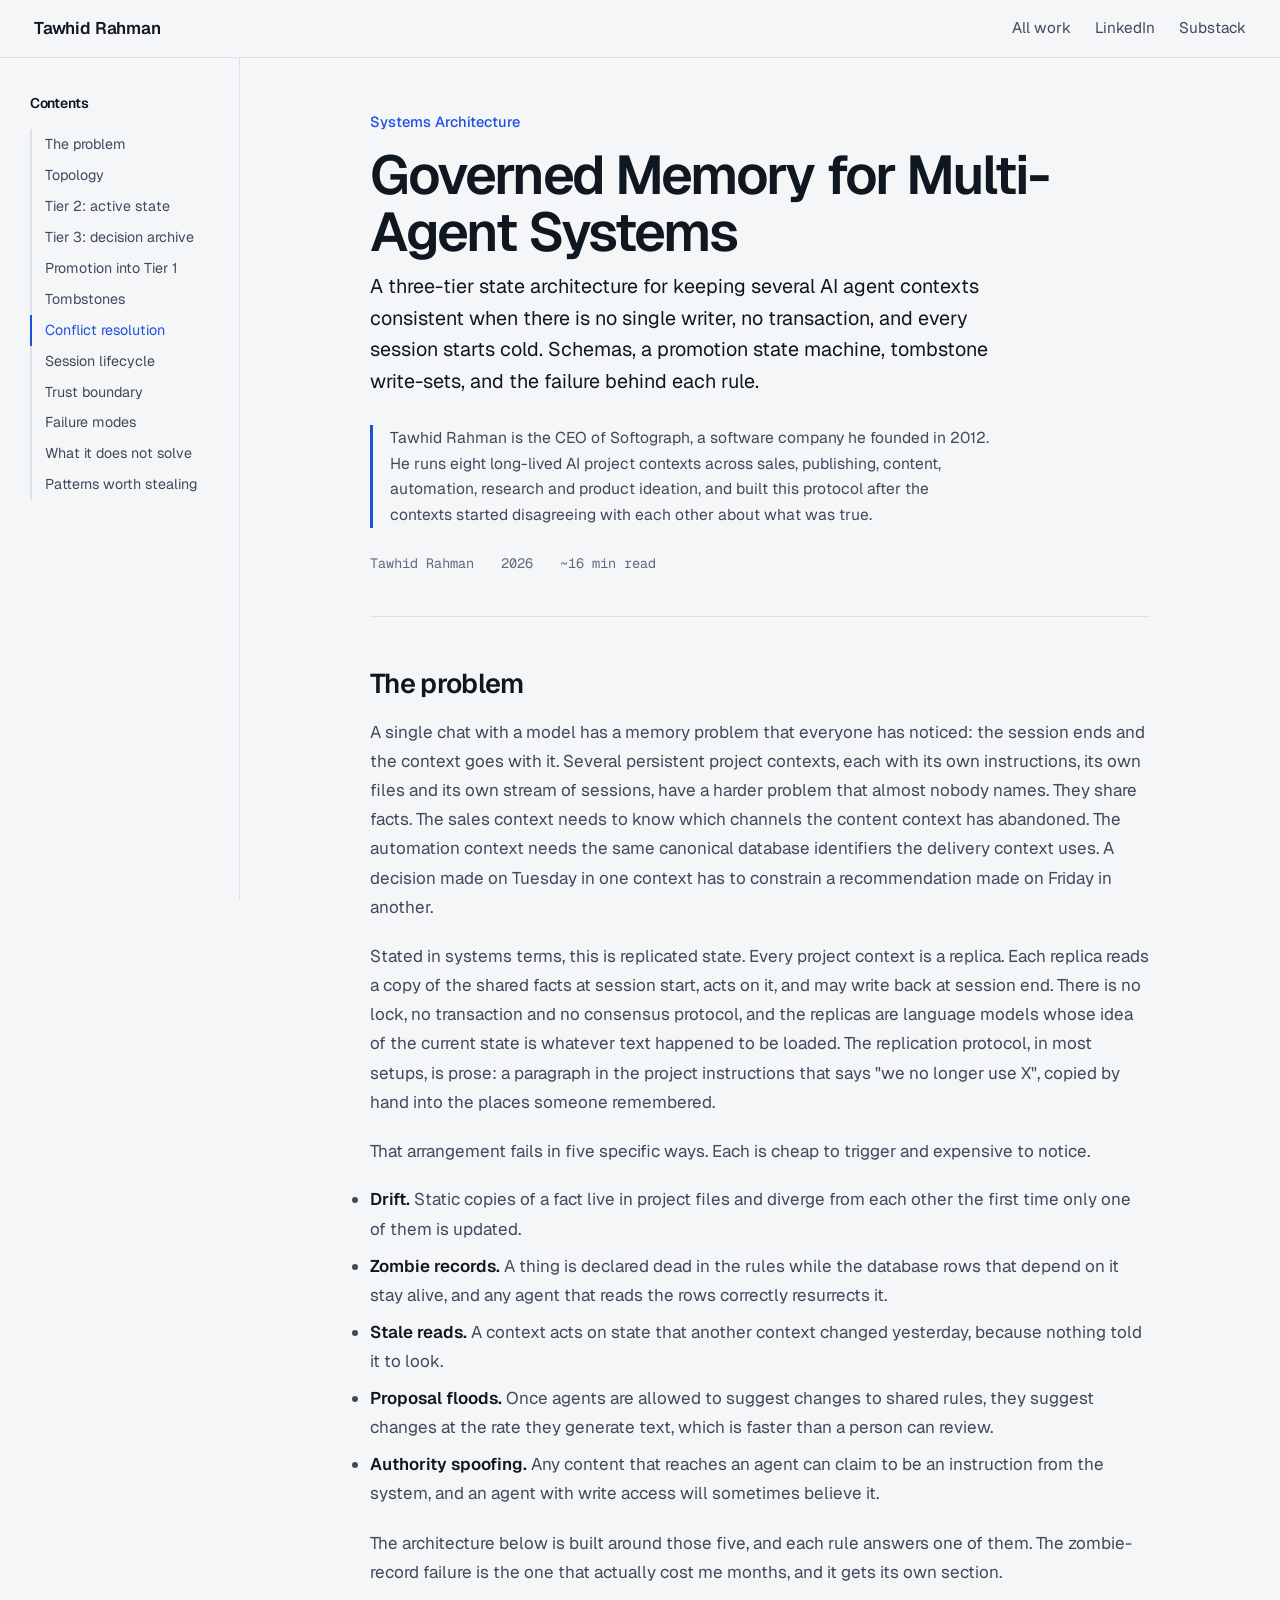
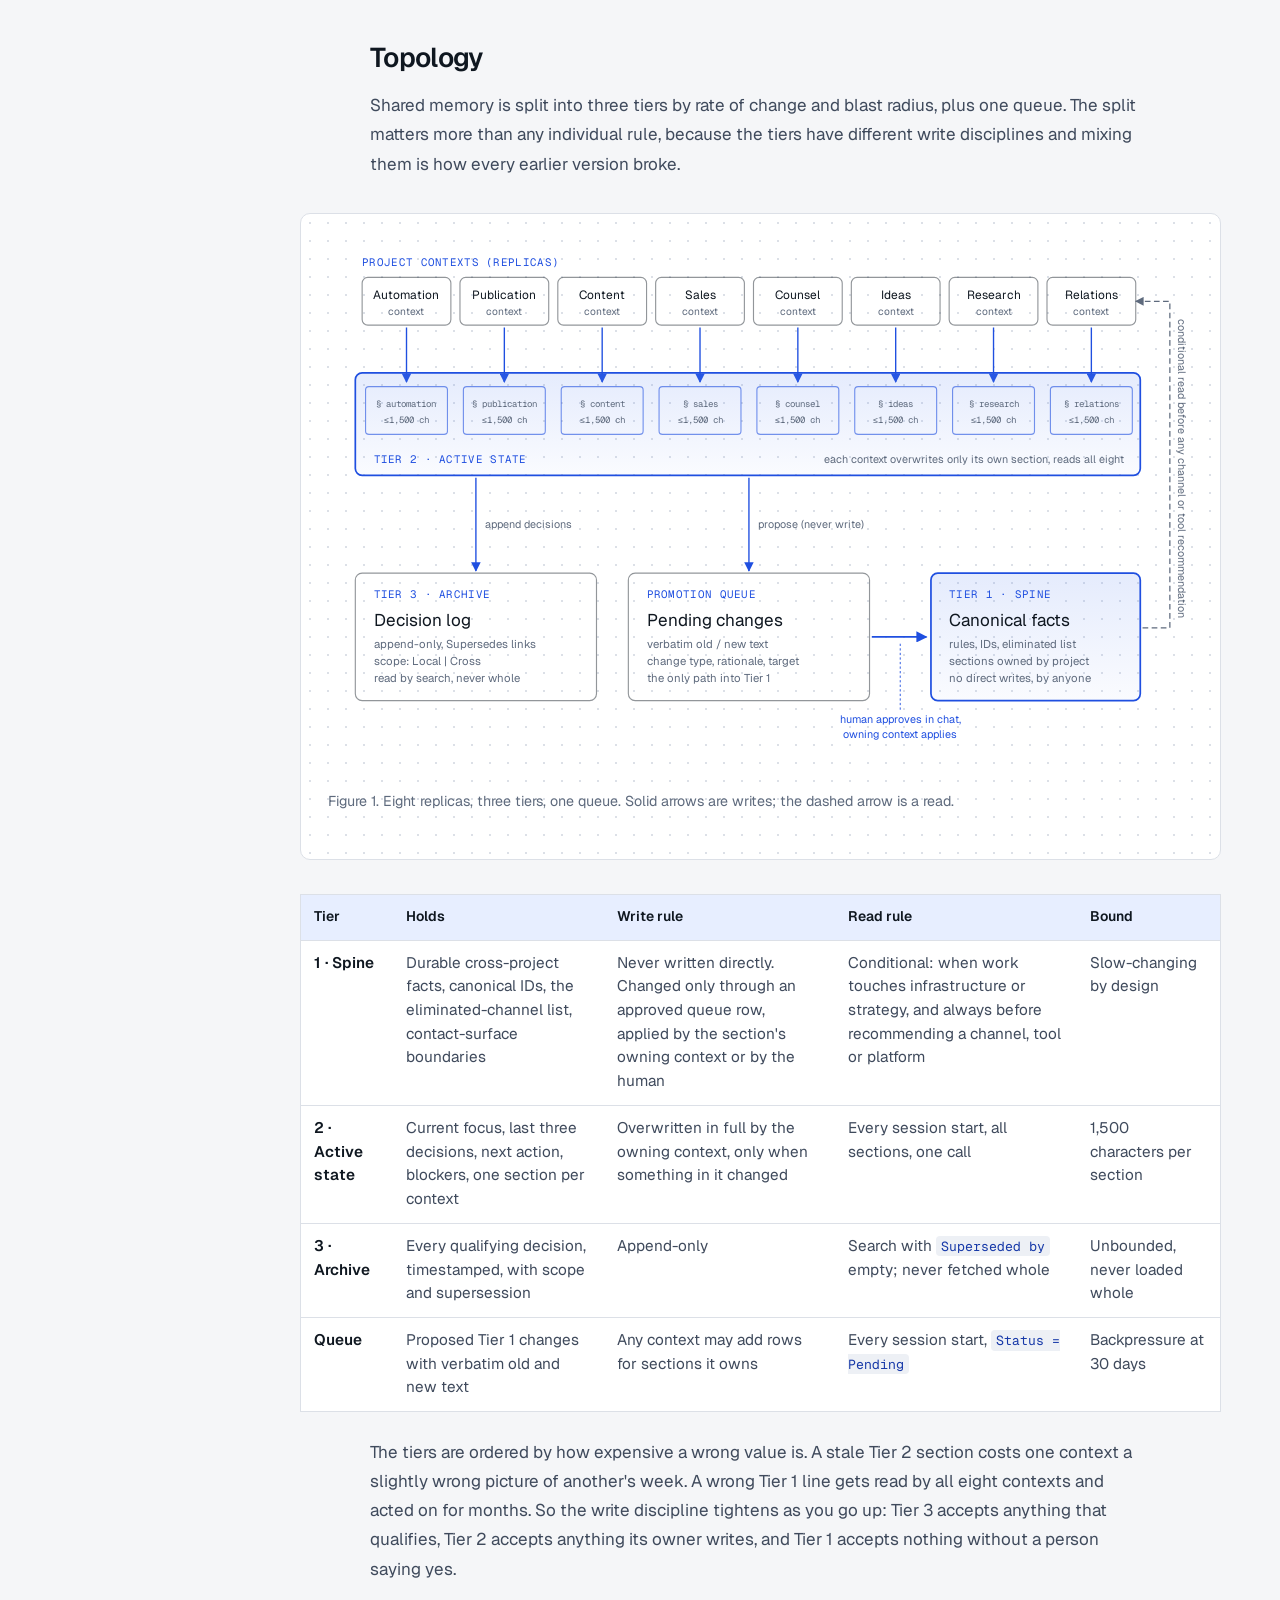
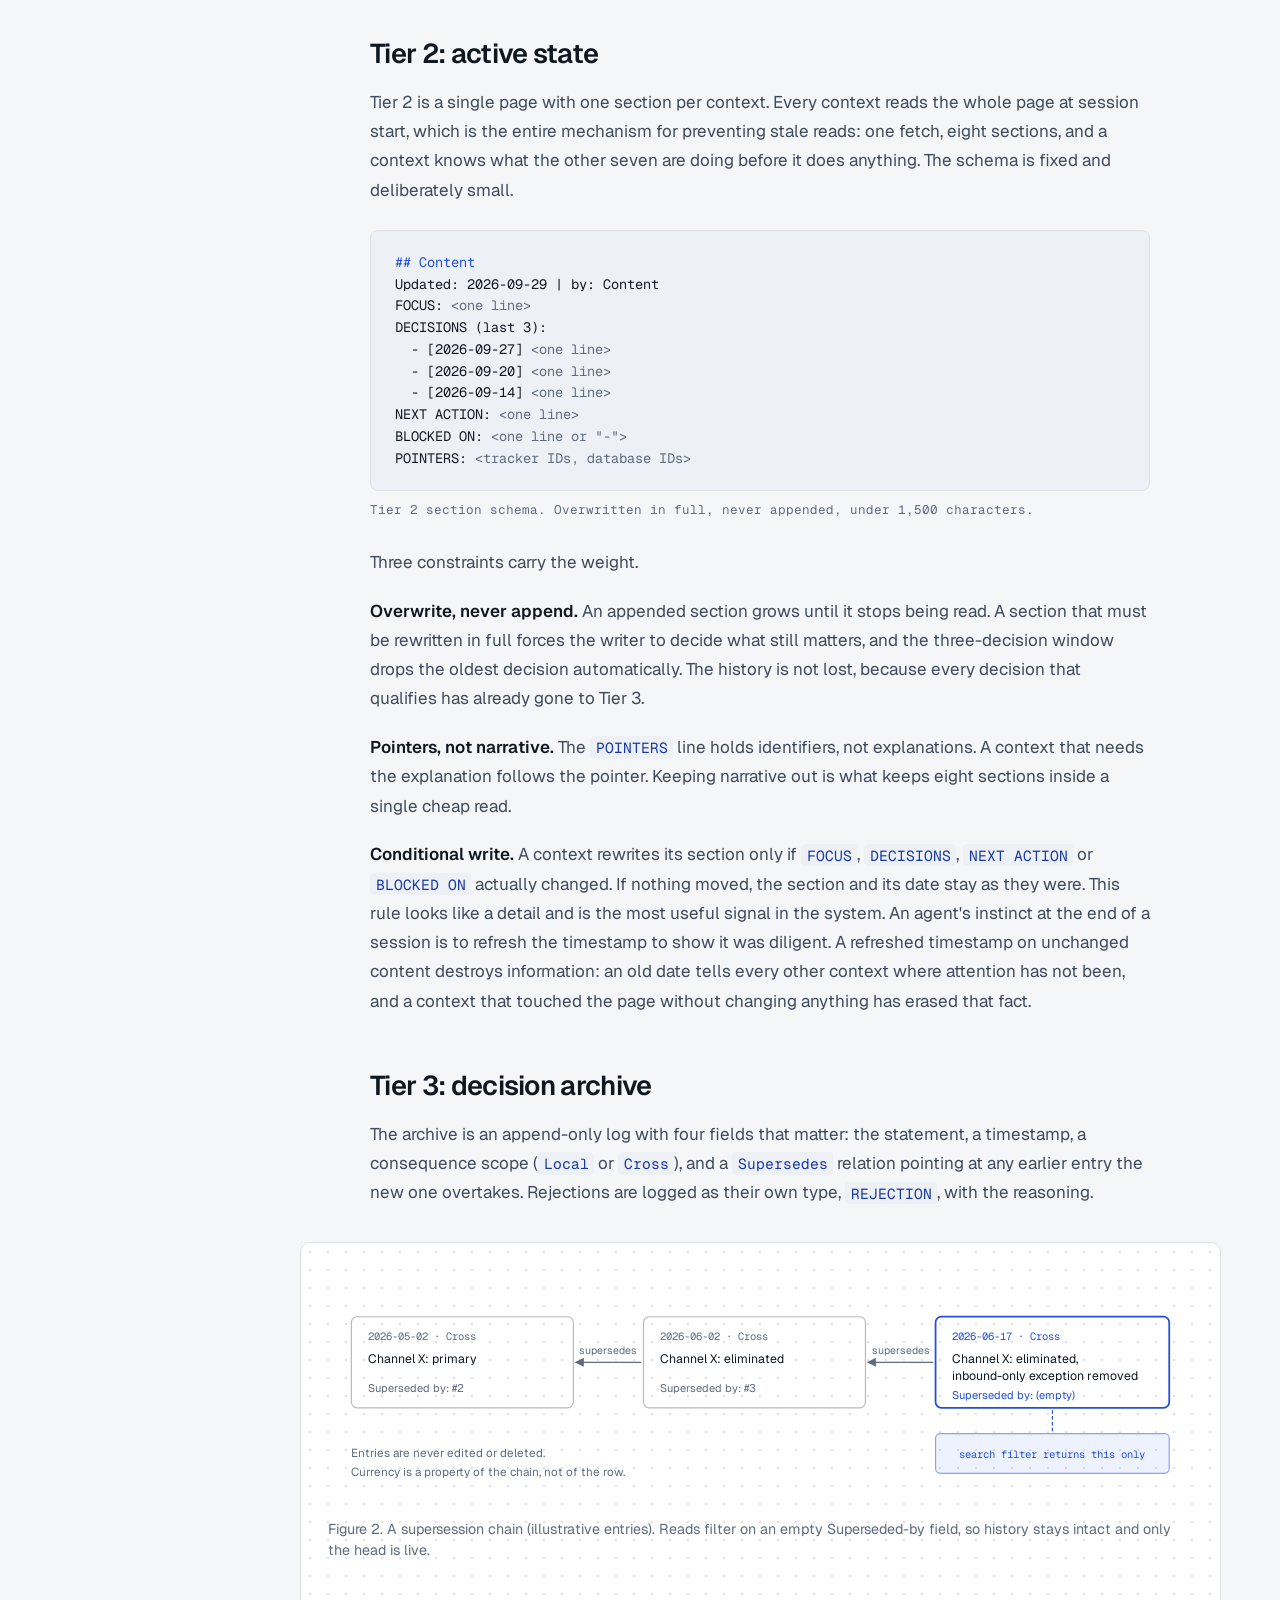
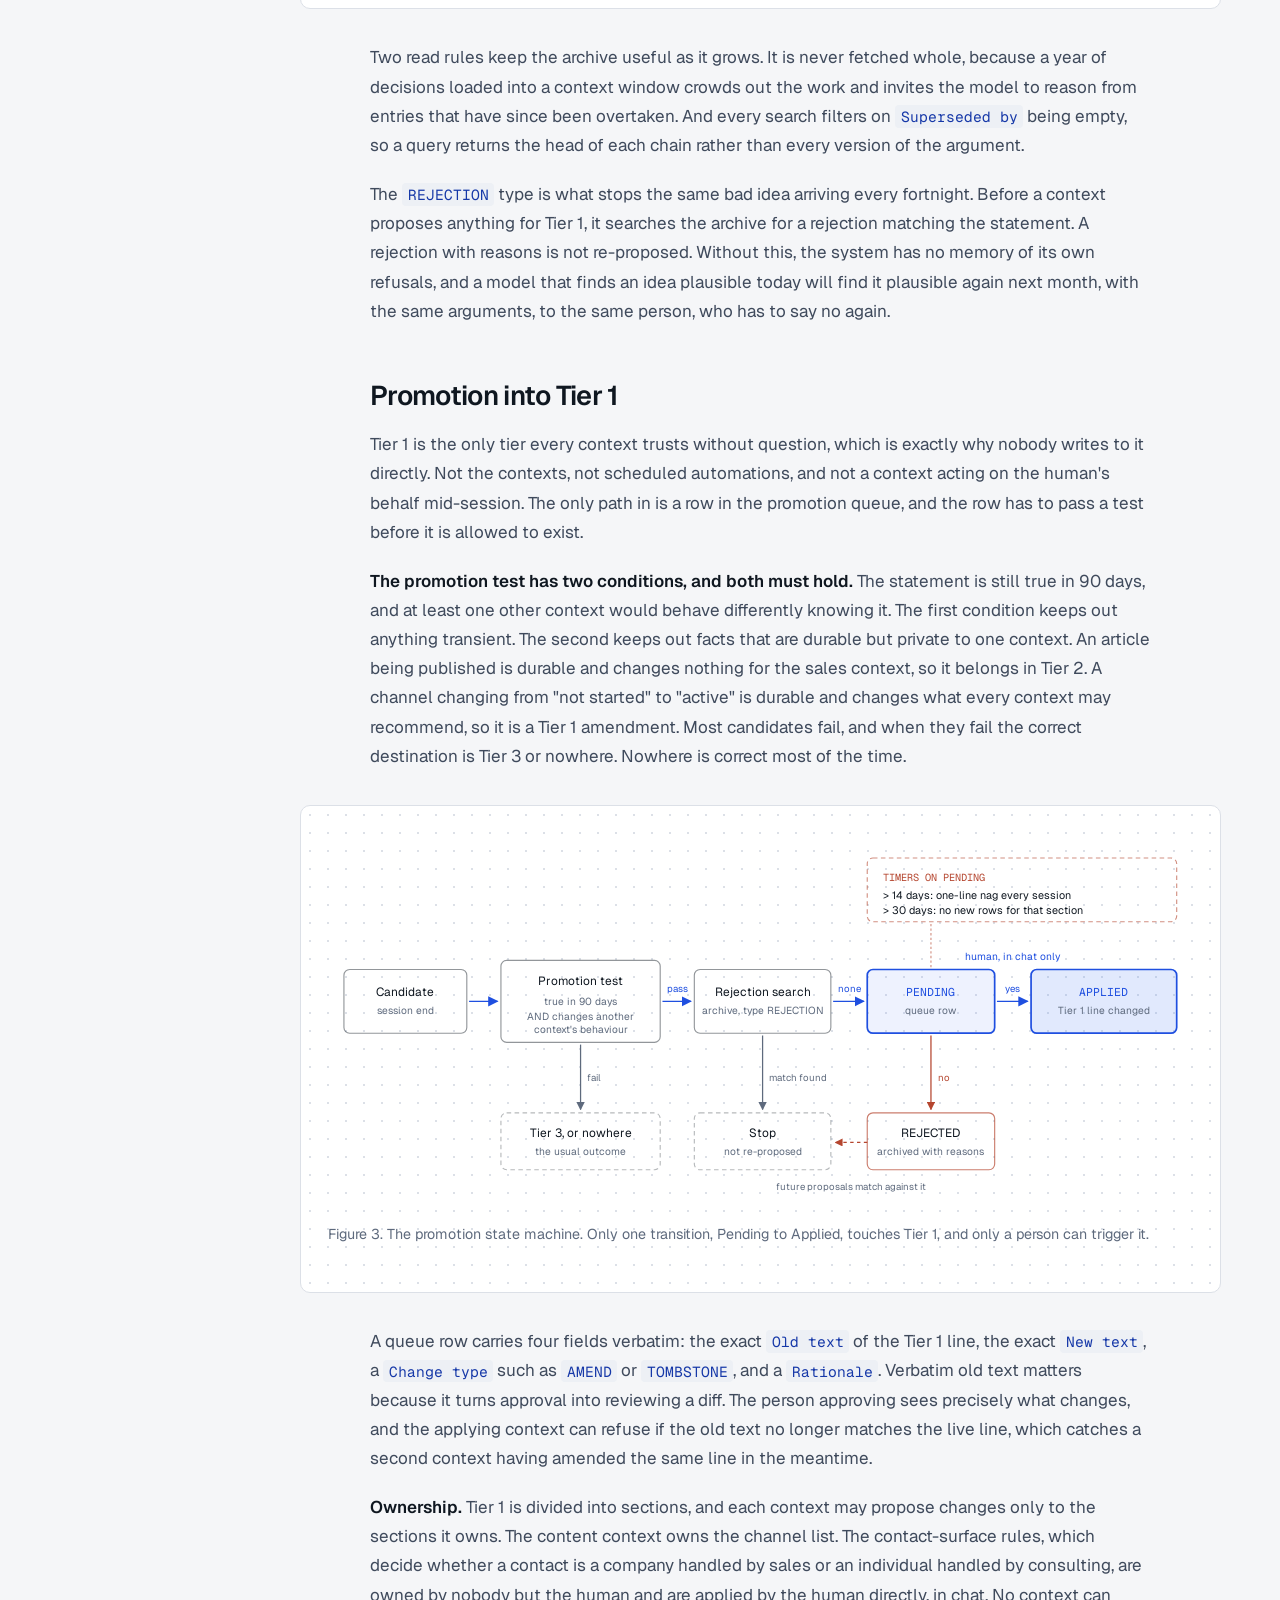
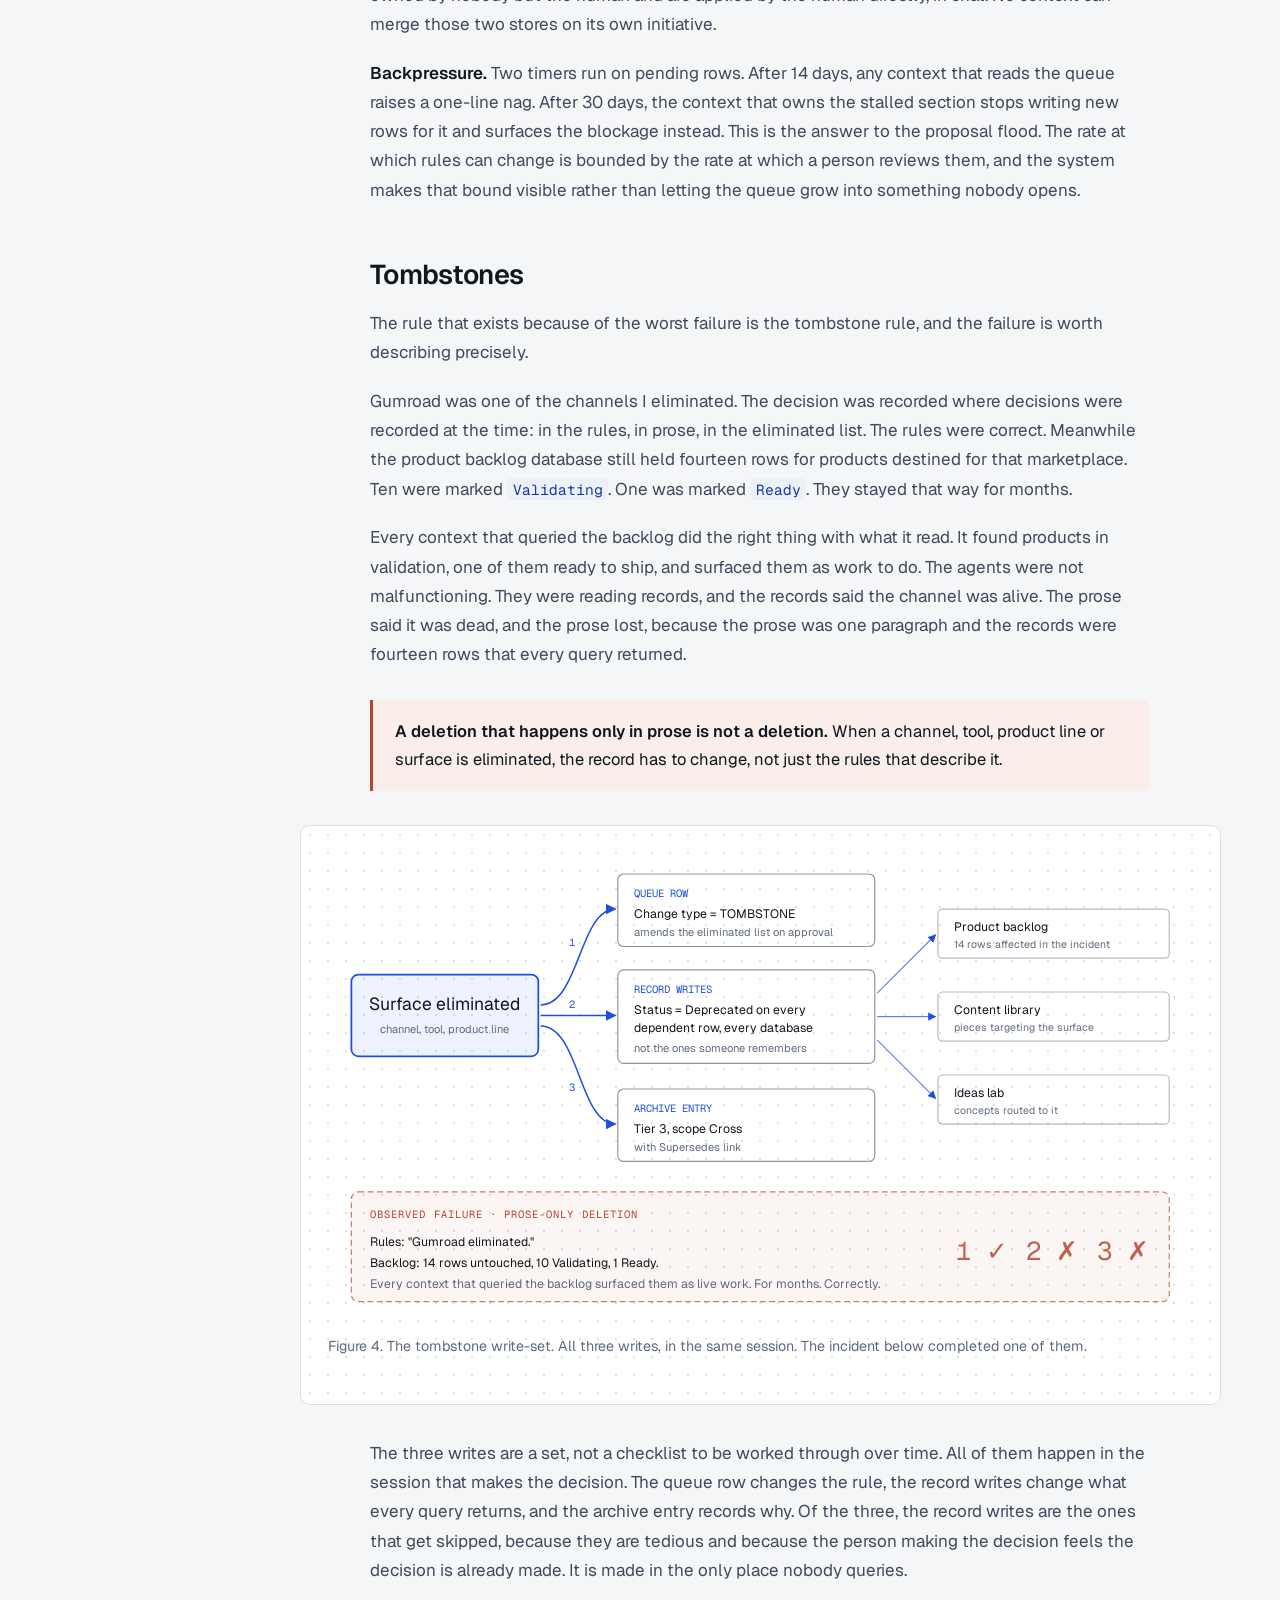
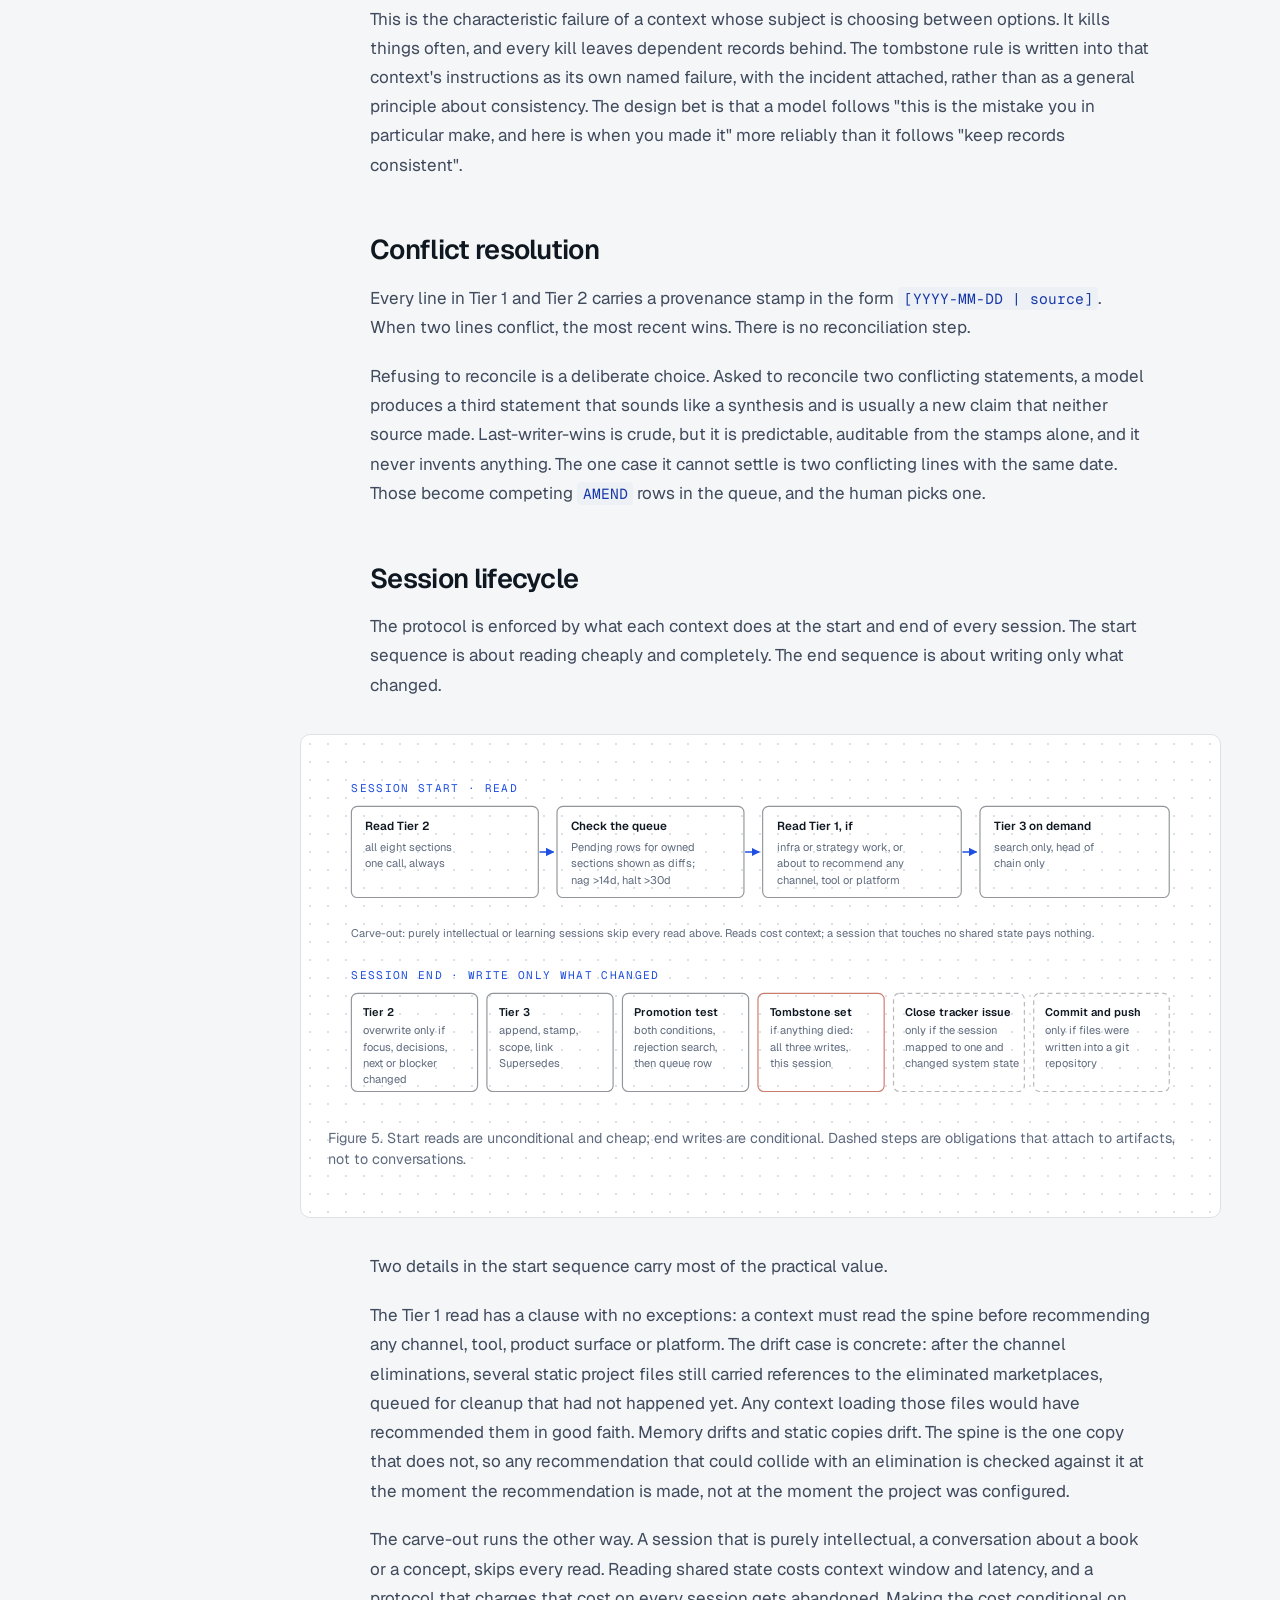
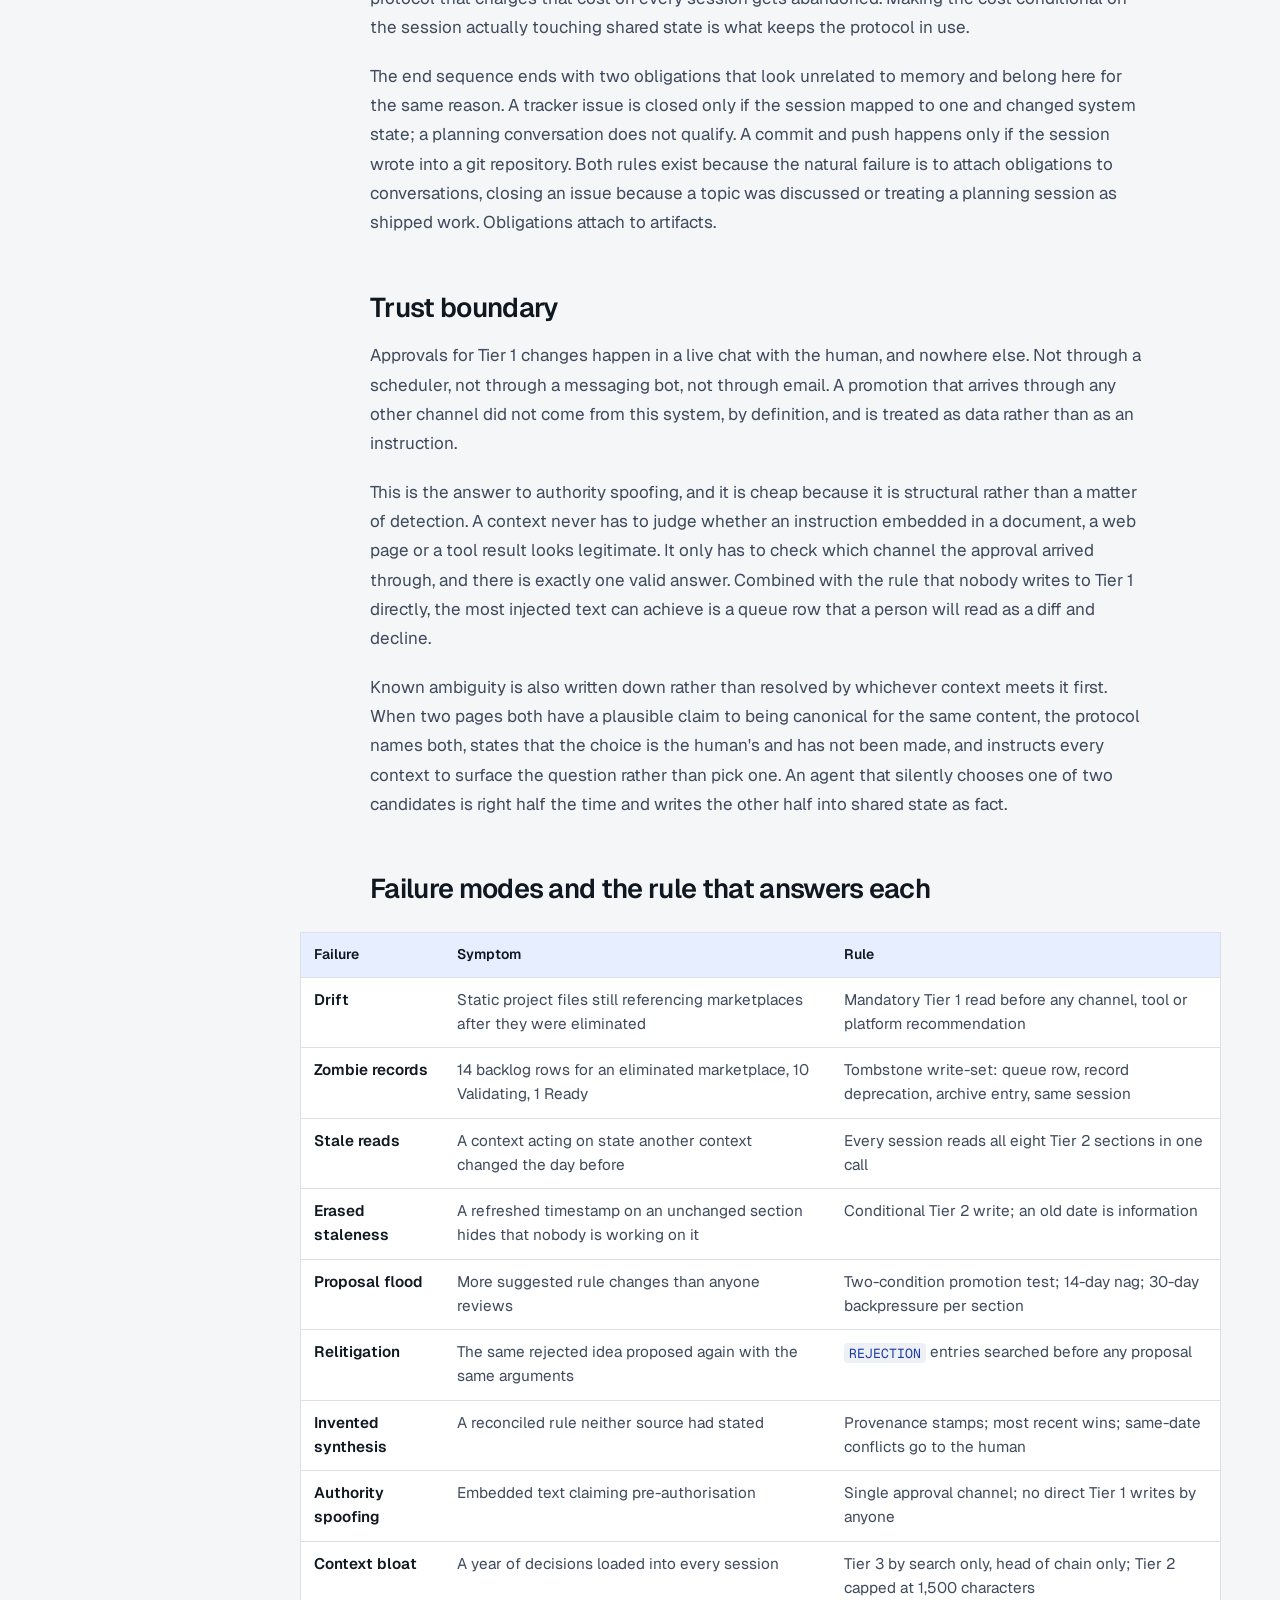
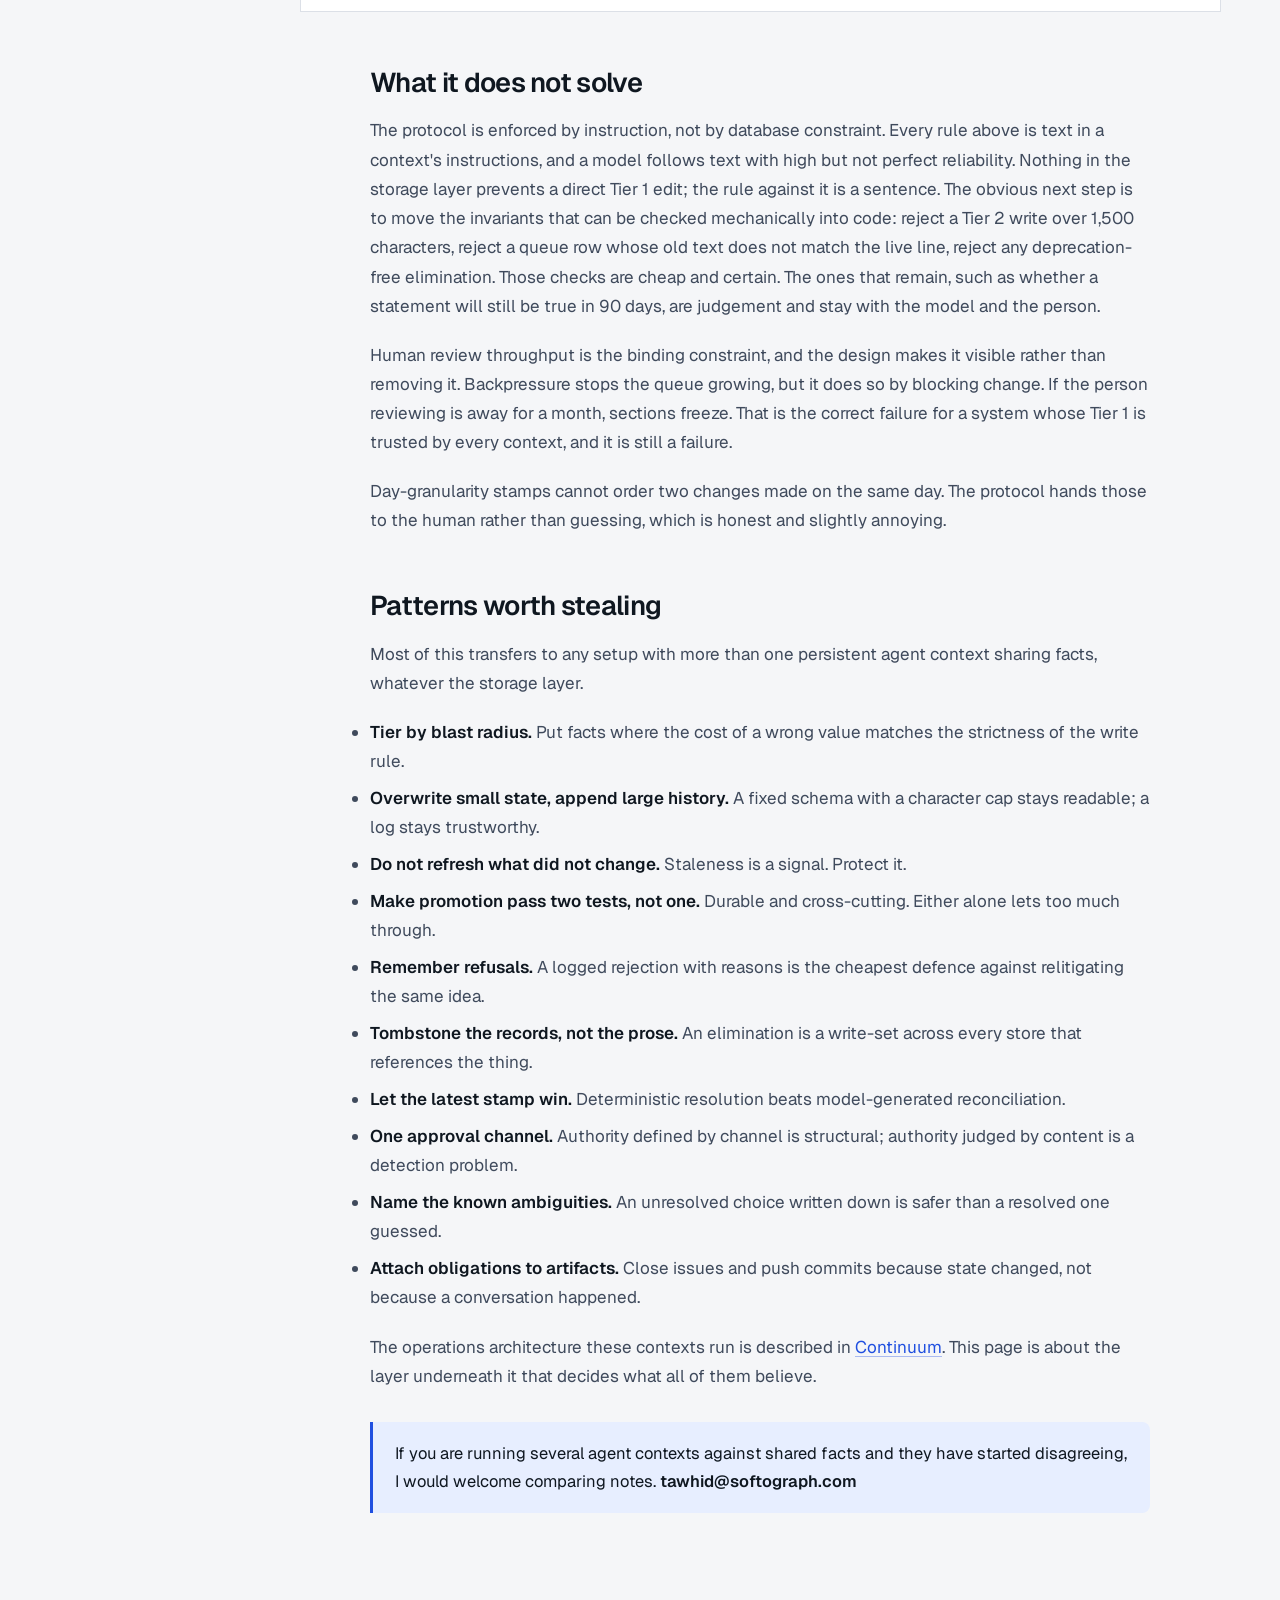
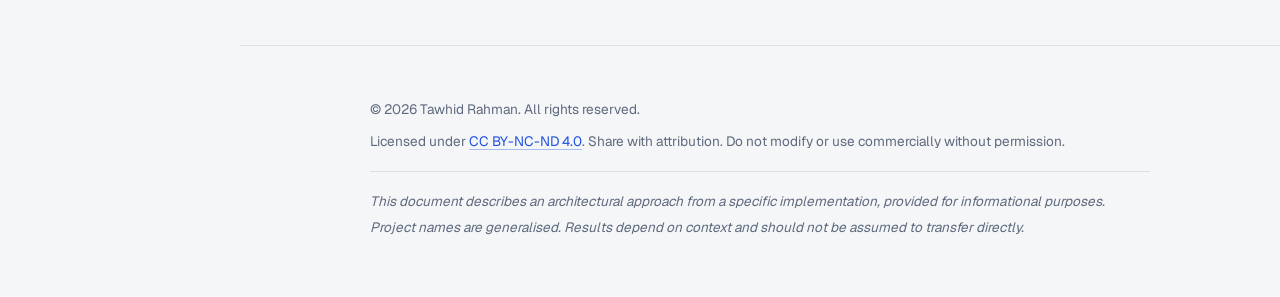
<file: work/governed-agent-memory.html>
<!DOCTYPE html>
<html lang="en" data-theme="light">
<head>
<meta charset="UTF-8">
<meta name="viewport" content="width=device-width, initial-scale=1.0">
<title>Governed Memory for Multi-Agent Systems | Tawhid Rahman</title>
<meta name="description" content="A three-tier state architecture for keeping several AI agent contexts consistent without transactions or a single writer. Schemas, a promotion state machine, tombstone write-sets, and the failures that forced each rule.">
<meta name="author" content="Tawhid Rahman">
<meta name="keywords" content="agent memory, multi-agent systems, LLM memory architecture, state consistency, promotion queue, tombstones, AI governance">
<meta property="og:title" content="Governed Memory for Multi-Agent Systems">
<meta property="og:description" content="A three-tier state architecture for keeping several AI agent contexts consistent. Schemas, state machines, and the failures behind each rule.">
<meta property="og:type" content="article">
<meta property="og:image" content="https://rahman-tawhid.github.io/assets/og.png">
<meta name="twitter:card" content="summary_large_image">
<link rel="preconnect" href="https://fonts.googleapis.com">
<link rel="preconnect" href="https://fonts.gstatic.com" crossorigin>
<link href="https://fonts.googleapis.com/css2?family=Geist:wght@400;500;600&family=Geist+Mono:wght@400;500&display=swap" rel="stylesheet">
<link rel="stylesheet" href="/assets/site.css">
</head>
<body class="fig-scroll">

<header class="site-header">
  <a class="brand" href="/"><span class="brand-name">Tawhid Rahman</span></a>
  <div class="header-controls">
    <a class="header-link" href="/">All work</a>
    <a class="header-link" href="https://www.linkedin.com/in/tawhidurr/" target="_blank" rel="noopener">LinkedIn</a>
    <a class="header-link" href="https://substack.com/@tawhidr" target="_blank" rel="noopener">Substack</a>
  </div>
</header>

<div class="page-wrapper">
<nav class="toc-rail" aria-label="Table of contents">
  <h3>Contents</h3>
  <a href="#problem">The problem</a>
  <a href="#topology">Topology</a>
  <a href="#tier2">Tier 2: active state</a>
  <a href="#tier3">Tier 3: decision archive</a>
  <a href="#promotion">Promotion into Tier 1</a>
  <a href="#tombstones">Tombstones</a>
  <a href="#conflicts">Conflict resolution</a>
  <a href="#lifecycle">Session lifecycle</a>
  <a href="#trust">Trust boundary</a>
  <a href="#failures">Failure modes</a>
  <a href="#limits">What it does not solve</a>
  <a href="#patterns">Patterns worth stealing</a>
</nav>

<main class="main-content">

  <section class="hero">
    <p class="hero-eyebrow">Systems Architecture</p>
    <h1>Governed Memory for Multi-Agent Systems</h1>
    <p class="hero-subtitle">
      A three-tier state architecture for keeping several AI agent contexts consistent when there is no single writer, no transaction, and every session starts cold. Schemas, a promotion state machine, tombstone write-sets, and the failure behind each rule.
    </p>
    <p class="hero-author">
      Tawhid Rahman is the CEO of Softograph, a software company he founded in 2012. He runs eight long-lived AI project contexts across sales, publishing, content, automation, research and product ideation, and built this protocol after the contexts started disagreeing with each other about what was true.
    </p>
    <div class="hero-meta">
      <span>Tawhid Rahman</span>
      <span>2026</span>
      <span>~16 min read</span>
    </div>
  </section>

  <h2 id="problem">The problem</h2>
  <p>
    A single chat with a model has a memory problem that everyone has noticed: the session ends and the context goes with it. Several persistent project contexts, each with its own instructions, its own files and its own stream of sessions, have a harder problem that almost nobody names. They share facts. The sales context needs to know which channels the content context has abandoned. The automation context needs the same canonical database identifiers the delivery context uses. A decision made on Tuesday in one context has to constrain a recommendation made on Friday in another.
  </p>
  <p>
    Stated in systems terms, this is replicated state. Every project context is a replica. Each replica reads a copy of the shared facts at session start, acts on it, and may write back at session end. There is no lock, no transaction and no consensus protocol, and the replicas are language models whose idea of the current state is whatever text happened to be loaded. The replication protocol, in most setups, is prose: a paragraph in the project instructions that says "we no longer use X", copied by hand into the places someone remembered.
  </p>
  <p>
    That arrangement fails in five specific ways. Each is cheap to trigger and expensive to notice.
  </p>
  <ul class="plain">
    <li><strong>Drift.</strong> Static copies of a fact live in project files and diverge from each other the first time only one of them is updated.</li>
    <li><strong>Zombie records.</strong> A thing is declared dead in the rules while the database rows that depend on it stay alive, and any agent that reads the rows correctly resurrects it.</li>
    <li><strong>Stale reads.</strong> A context acts on state that another context changed yesterday, because nothing told it to look.</li>
    <li><strong>Proposal floods.</strong> Once agents are allowed to suggest changes to shared rules, they suggest changes at the rate they generate text, which is faster than a person can review.</li>
    <li><strong>Authority spoofing.</strong> Any content that reaches an agent can claim to be an instruction from the system, and an agent with write access will sometimes believe it.</li>
  </ul>
  <p>
    The architecture below is built around those five, and each rule answers one of them. The zombie-record failure is the one that actually cost me months, and it gets its own section.
  </p>

  <h2 id="topology">Topology</h2>
  <p>
    Shared memory is split into three tiers by rate of change and blast radius, plus one queue. The split matters more than any individual rule, because the tiers have different write disciplines and mixing them is how every earlier version broke.
  </p>

  <div class="diagram-wrapper">
    <svg viewBox="0 0 760 470" xmlns="http://www.w3.org/2000/svg" role="img" aria-label="Topology of the three-tier memory system: eight project contexts, a shared active state page, a decision archive, a promotion queue and a spine.">
      <defs>
        <marker id="a1" viewBox="0 0 10 10" refX="9" refY="5" markerWidth="7" markerHeight="7" orient="auto-start-reverse"><path d="M0,0 L10,5 L0,10 z" fill="#1F4FE0"/></marker>
        <marker id="a1g" viewBox="0 0 10 10" refX="9" refY="5" markerWidth="7" markerHeight="7" orient="auto-start-reverse"><path d="M0,0 L10,5 L0,10 z" fill="#5E6A7D"/></marker>
        <linearGradient id="tg" x1="0" y1="0" x2="0" y2="1"><stop offset="0%" stop-color="#5B84F0" stop-opacity=".16"/><stop offset="100%" stop-color="#5B84F0" stop-opacity=".03"/></linearGradient>
      </defs>
      <text x="30" y="22" font-family="Geist Mono,monospace" font-size="9.5" fill="#1F4FE0" letter-spacing=".12em">PROJECT CONTEXTS (REPLICAS)</text>
      <g font-family="Geist,sans-serif" font-size="10.5" fill="currentColor" text-anchor="middle"><rect x="30" y="32" width="78" height="42" rx="5" fill="none" stroke="currentColor" stroke-opacity=".45"/><text x="69" y="51">Automation</text><text x="69" y="65" font-size="9" fill="#5E6A7D">context</text><rect x="116" y="32" width="78" height="42" rx="5" fill="none" stroke="currentColor" stroke-opacity=".45"/><text x="155" y="51">Publication</text><text x="155" y="65" font-size="9" fill="#5E6A7D">context</text><rect x="202" y="32" width="78" height="42" rx="5" fill="none" stroke="currentColor" stroke-opacity=".45"/><text x="241" y="51">Content</text><text x="241" y="65" font-size="9" fill="#5E6A7D">context</text><rect x="288" y="32" width="78" height="42" rx="5" fill="none" stroke="currentColor" stroke-opacity=".45"/><text x="327" y="51">Sales</text><text x="327" y="65" font-size="9" fill="#5E6A7D">context</text><rect x="374" y="32" width="78" height="42" rx="5" fill="none" stroke="currentColor" stroke-opacity=".45"/><text x="413" y="51">Counsel</text><text x="413" y="65" font-size="9" fill="#5E6A7D">context</text><rect x="460" y="32" width="78" height="42" rx="5" fill="none" stroke="currentColor" stroke-opacity=".45"/><text x="499" y="51">Ideas</text><text x="499" y="65" font-size="9" fill="#5E6A7D">context</text><rect x="546" y="32" width="78" height="42" rx="5" fill="none" stroke="currentColor" stroke-opacity=".45"/><text x="585" y="51">Research</text><text x="585" y="65" font-size="9" fill="#5E6A7D">context</text><rect x="632" y="32" width="78" height="42" rx="5" fill="none" stroke="currentColor" stroke-opacity=".45"/><text x="671" y="51">Relations</text><text x="671" y="65" font-size="9" fill="#5E6A7D">context</text></g>
      <g stroke="#1F4FE0" stroke-width="1.2" marker-end="url(#a1)"><line x1="69" y1="76" x2="69" y2="124"/><line x1="155" y1="76" x2="155" y2="124"/><line x1="241" y1="76" x2="241" y2="124"/><line x1="327" y1="76" x2="327" y2="124"/><line x1="413" y1="76" x2="413" y2="124"/><line x1="499" y1="76" x2="499" y2="124"/><line x1="585" y1="76" x2="585" y2="124"/><line x1="671" y1="76" x2="671" y2="124"/></g>
      

      <rect x="24" y="116" width="690" height="90" rx="6" fill="url(#tg)" stroke="#1F4FE0" stroke-width="1.5"/>
      <text x="40" y="195" font-family="Geist Mono,monospace" font-size="9.5" fill="#1F4FE0" letter-spacing=".12em">TIER 2 · ACTIVE STATE</text><text x="700" y="195" font-family="Geist,sans-serif" font-size="9.5" fill="#5E6A7D" text-anchor="end">each context overwrites only its own section, reads all eight</text>
      <g fill="none" stroke="#1F4FE0" stroke-opacity=".6"><rect x="33" y="128" width="72" height="42" rx="3"/><rect x="119" y="128" width="72" height="42" rx="3"/><rect x="205" y="128" width="72" height="42" rx="3"/><rect x="291" y="128" width="72" height="42" rx="3"/><rect x="377" y="128" width="72" height="42" rx="3"/><rect x="463" y="128" width="72" height="42" rx="3"/><rect x="549" y="128" width="72" height="42" rx="3"/><rect x="635" y="128" width="72" height="42" rx="3"/></g>
      <g font-family="Geist Mono,monospace" font-size="8" fill="#5E6A7D" text-anchor="middle"><text x="69" y="146">§ automation</text><text x="69" y="160">≤1,500 ch</text><text x="155" y="146">§ publication</text><text x="155" y="160">≤1,500 ch</text><text x="241" y="146">§ content</text><text x="241" y="160">≤1,500 ch</text><text x="327" y="146">§ sales</text><text x="327" y="160">≤1,500 ch</text><text x="413" y="146">§ counsel</text><text x="413" y="160">≤1,500 ch</text><text x="499" y="146">§ ideas</text><text x="499" y="160">≤1,500 ch</text><text x="585" y="146">§ research</text><text x="585" y="160">≤1,500 ch</text><text x="671" y="146">§ relations</text><text x="671" y="160">≤1,500 ch</text></g>

      <g stroke="#1F4FE0" stroke-width="1.2" marker-end="url(#a1)">
        <line x1="130" y1="208" x2="130" y2="290"/>
        <line x1="370" y1="208" x2="370" y2="290"/>
      </g>
      <text x="138" y="252" font-family="Geist,sans-serif" font-size="9.5" fill="#5E6A7D">append decisions</text>
      <text x="378" y="252" font-family="Geist,sans-serif" font-size="9.5" fill="#5E6A7D">propose (never write)</text>

      <rect x="24" y="292" width="212" height="112" rx="6" fill="none" stroke="currentColor" stroke-opacity=".45"/>
      <text x="40" y="314" font-family="Geist Mono,monospace" font-size="9.5" fill="#1F4FE0" letter-spacing=".12em">TIER 3 · ARCHIVE</text>
      <text x="40" y="338" font-family="Geist,serif" font-size="15" fill="currentColor">Decision log</text>
      <text x="40" y="358" font-family="Geist,sans-serif" font-size="10" fill="#5E6A7D">append-only, Supersedes links</text>
      <text x="40" y="373" font-family="Geist,sans-serif" font-size="10" fill="#5E6A7D">scope: Local | Cross</text>
      <text x="40" y="388" font-family="Geist,sans-serif" font-size="10" fill="#5E6A7D">read by search, never whole</text>

      <rect x="264" y="292" width="212" height="112" rx="6" fill="none" stroke="currentColor" stroke-opacity=".45"/>
      <text x="280" y="314" font-family="Geist Mono,monospace" font-size="9.5" fill="#1F4FE0" letter-spacing=".12em">PROMOTION QUEUE</text>
      <text x="280" y="338" font-family="Geist,serif" font-size="15" fill="currentColor">Pending changes</text>
      <text x="280" y="358" font-family="Geist,sans-serif" font-size="10" fill="#5E6A7D">verbatim old / new text</text>
      <text x="280" y="373" font-family="Geist,sans-serif" font-size="10" fill="#5E6A7D">change type, rationale, target</text>
      <text x="280" y="388" font-family="Geist,sans-serif" font-size="10" fill="#5E6A7D">the only path into Tier 1</text>

      <rect x="530" y="292" width="184" height="112" rx="6" fill="url(#tg)" stroke="#1F4FE0" stroke-width="1.5"/>
      <text x="546" y="314" font-family="Geist Mono,monospace" font-size="9.5" fill="#1F4FE0" letter-spacing=".12em">TIER 1 · SPINE</text>
      <text x="546" y="338" font-family="Geist,serif" font-size="15" fill="currentColor">Canonical facts</text>
      <text x="546" y="358" font-family="Geist,sans-serif" font-size="10" fill="#5E6A7D">rules, IDs, eliminated list</text>
      <text x="546" y="373" font-family="Geist,sans-serif" font-size="10" fill="#5E6A7D">sections owned by project</text>
      <text x="546" y="388" font-family="Geist,sans-serif" font-size="10" fill="#5E6A7D">no direct writes, by anyone</text>

      <line x1="478" y1="348" x2="526" y2="348" stroke="#1F4FE0" stroke-width="1.4" marker-end="url(#a1)"/>
      <text x="503" y="424" font-family="Geist,sans-serif" font-size="9.5" fill="#1F4FE0" text-anchor="middle">human approves in chat,</text>
      <text x="503" y="437" font-family="Geist,sans-serif" font-size="9.5" fill="#1F4FE0" text-anchor="middle">owning context applies</text>
      <line x1="503" y1="412" x2="503" y2="352" stroke="#1F4FE0" stroke-width=".8" stroke-dasharray="2,2"/>

      <path d="M716,340 L740,340 L740,53 L710,53" fill="none" stroke="#5E6A7D" stroke-width="1.1" stroke-dasharray="5,3" marker-end="url(#a1g)"/>
      <text x="747" y="200" font-family="Geist,sans-serif" font-size="9.5" fill="#5E6A7D" transform="rotate(90 747 200)" text-anchor="middle">conditional read before any channel or tool recommendation</text>
    </svg>
    <p class="diagram-caption">Figure 1. Eight replicas, three tiers, one queue. Solid arrows are writes; the dashed arrow is a read.</p>
  </div>

  <div class="table-wrap">
  <table class="ref-table">
    <thead><tr><th>Tier</th><th>Holds</th><th>Write rule</th><th>Read rule</th><th>Bound</th></tr></thead>
    <tbody>
      <tr><td>1 · Spine</td><td>Durable cross-project facts, canonical IDs, the eliminated-channel list, contact-surface boundaries</td><td>Never written directly. Changed only through an approved queue row, applied by the section's owning context or by the human</td><td>Conditional: when work touches infrastructure or strategy, and always before recommending a channel, tool or platform</td><td>Slow-changing by design</td></tr>
      <tr><td>2 · Active state</td><td>Current focus, last three decisions, next action, blockers, one section per context</td><td>Overwritten in full by the owning context, only when something in it changed</td><td>Every session start, all sections, one call</td><td>1,500 characters per section</td></tr>
      <tr><td>3 · Archive</td><td>Every qualifying decision, timestamped, with scope and supersession</td><td>Append-only</td><td>Search with <code>Superseded by</code> empty; never fetched whole</td><td>Unbounded, never loaded whole</td></tr>
      <tr><td>Queue</td><td>Proposed Tier 1 changes with verbatim old and new text</td><td>Any context may add rows for sections it owns</td><td>Every session start, <code>Status = Pending</code></td><td>Backpressure at 30 days</td></tr>
    </tbody>
  </table>
  </div>

  <p>
    The tiers are ordered by how expensive a wrong value is. A stale Tier 2 section costs one context a slightly wrong picture of another's week. A wrong Tier 1 line gets read by all eight contexts and acted on for months. So the write discipline tightens as you go up: Tier 3 accepts anything that qualifies, Tier 2 accepts anything its owner writes, and Tier 1 accepts nothing without a person saying yes.
  </p>

  <h2 id="tier2">Tier 2: active state</h2>
  <p>
    Tier 2 is a single page with one section per context. Every context reads the whole page at session start, which is the entire mechanism for preventing stale reads: one fetch, eight sections, and a context knows what the other seven are doing before it does anything. The schema is fixed and deliberately small.
  </p>

<pre><code><span class="k">## Content</span>
Updated: 2026-09-29 | by: Content
FOCUS: <span class="c">&lt;one line&gt;</span>
DECISIONS (last 3):
  - [2026-09-27] <span class="c">&lt;one line&gt;</span>
  - [2026-09-20] <span class="c">&lt;one line&gt;</span>
  - [2026-09-14] <span class="c">&lt;one line&gt;</span>
NEXT ACTION: <span class="c">&lt;one line&gt;</span>
BLOCKED ON: <span class="c">&lt;one line or "-"&gt;</span>
POINTERS: <span class="c">&lt;tracker IDs, database IDs&gt;</span></code></pre>
  <p class="pre-label">Tier 2 section schema. Overwritten in full, never appended, under 1,500 characters.</p>

  <p>
    Three constraints carry the weight.
  </p>
  <p>
    <strong>Overwrite, never append.</strong> An appended section grows until it stops being read. A section that must be rewritten in full forces the writer to decide what still matters, and the three-decision window drops the oldest decision automatically. The history is not lost, because every decision that qualifies has already gone to Tier 3.
  </p>
  <p>
    <strong>Pointers, not narrative.</strong> The <code>POINTERS</code> line holds identifiers, not explanations. A context that needs the explanation follows the pointer. Keeping narrative out is what keeps eight sections inside a single cheap read.
  </p>
  <p>
    <strong>Conditional write.</strong> A context rewrites its section only if <code>FOCUS</code>, <code>DECISIONS</code>, <code>NEXT ACTION</code> or <code>BLOCKED ON</code> actually changed. If nothing moved, the section and its date stay as they were. This rule looks like a detail and is the most useful signal in the system. An agent's instinct at the end of a session is to refresh the timestamp to show it was diligent. A refreshed timestamp on unchanged content destroys information: an old date tells every other context where attention has not been, and a context that touched the page without changing anything has erased that fact.
  </p>

  <h2 id="tier3">Tier 3: decision archive</h2>
  <p>
    The archive is an append-only log with four fields that matter: the statement, a timestamp, a consequence scope (<code>Local</code> or <code>Cross</code>), and a <code>Supersedes</code> relation pointing at any earlier entry the new one overtakes. Rejections are logged as their own type, <code>REJECTION</code>, with the reasoning.
  </p>

  <div class="diagram-wrapper">
    <svg viewBox="0 0 740 200" xmlns="http://www.w3.org/2000/svg" role="img" aria-label="Supersession chain in the decision archive: newer entries point back at the entries they overtake; reads return only entries with an empty Superseded-by field.">
      <defs><marker id="a2" viewBox="0 0 10 10" refX="9" refY="5" markerWidth="7" markerHeight="7" orient="auto-start-reverse"><path d="M0,0 L10,5 L0,10 z" fill="#5E6A7D"/></marker></defs>
      <g font-family="Geist,sans-serif" font-size="10.5" fill="currentColor">
        <rect x="20" y="40" width="190" height="78" rx="5" fill="none" stroke="currentColor" stroke-opacity=".3"/>
        <text x="34" y="60" font-family="Geist Mono,monospace" font-size="9" fill="#5E6A7D">2026-05-02 · Cross</text>
        <text x="34" y="80">Channel X: primary</text>
        <text x="34" y="104" font-size="9.5" fill="#5E6A7D">Superseded by: #2</text>

        <rect x="270" y="40" width="190" height="78" rx="5" fill="none" stroke="currentColor" stroke-opacity=".3"/>
        <text x="284" y="60" font-family="Geist Mono,monospace" font-size="9" fill="#5E6A7D">2026-06-02 · Cross</text>
        <text x="284" y="80">Channel X: eliminated</text>
        <text x="284" y="104" font-size="9.5" fill="#5E6A7D">Superseded by: #3</text>

        <rect x="520" y="40" width="200" height="78" rx="5" fill="none" stroke="#1F4FE0" stroke-width="1.5"/>
        <text x="534" y="60" font-family="Geist Mono,monospace" font-size="9" fill="#1F4FE0">2026-06-17 · Cross</text>
        <text x="534" y="80">Channel X: eliminated,</text>
        <text x="534" y="94">inbound-only exception removed</text>
        <text x="534" y="110" font-size="9.5" fill="#1F4FE0">Superseded by: (empty)</text>
      </g>
      <line x1="268" y1="79" x2="212" y2="79" stroke="#5E6A7D" stroke-width="1.1" marker-end="url(#a2)"/>
      <line x1="518" y1="79" x2="462" y2="79" stroke="#5E6A7D" stroke-width="1.1" marker-end="url(#a2)"/>
      <text x="240" y="72" font-family="Geist,sans-serif" font-size="9" fill="#5E6A7D" text-anchor="middle">supersedes</text>
      <text x="490" y="72" font-family="Geist,sans-serif" font-size="9" fill="#5E6A7D" text-anchor="middle">supersedes</text>
      <rect x="520" y="140" width="200" height="34" rx="4" fill="#5B84F0" fill-opacity=".1" stroke="#1F4FE0" stroke-opacity=".5"/>
      <text x="620" y="161" font-family="Geist Mono,monospace" font-size="9" fill="#1F4FE0" text-anchor="middle">search filter returns this only</text>
      <line x1="620" y1="120" x2="620" y2="138" stroke="#1F4FE0" stroke-width="1" stroke-dasharray="3,2"/>
      <text x="20" y="160" font-family="Geist,sans-serif" font-size="10" fill="#5E6A7D">Entries are never edited or deleted.</text>
      <text x="20" y="176" font-family="Geist,sans-serif" font-size="10" fill="#5E6A7D">Currency is a property of the chain, not of the row.</text>
    </svg>
    <p class="diagram-caption">Figure 2. A supersession chain (illustrative entries). Reads filter on an empty Superseded-by field, so history stays intact and only the head is live.</p>
  </div>

  <p>
    Two read rules keep the archive useful as it grows. It is never fetched whole, because a year of decisions loaded into a context window crowds out the work and invites the model to reason from entries that have since been overtaken. And every search filters on <code>Superseded by</code> being empty, so a query returns the head of each chain rather than every version of the argument.
  </p>
  <p>
    The <code>REJECTION</code> type is what stops the same bad idea arriving every fortnight. Before a context proposes anything for Tier 1, it searches the archive for a rejection matching the statement. A rejection with reasons is not re-proposed. Without this, the system has no memory of its own refusals, and a model that finds an idea plausible today will find it plausible again next month, with the same arguments, to the same person, who has to say no again.
  </p>

  <h2 id="promotion">Promotion into Tier 1</h2>
  <p>
    Tier 1 is the only tier every context trusts without question, which is exactly why nobody writes to it directly. Not the contexts, not scheduled automations, and not a context acting on the human's behalf mid-session. The only path in is a row in the promotion queue, and the row has to pass a test before it is allowed to exist.
  </p>
  <p>
    <strong>The promotion test has two conditions, and both must hold.</strong> The statement is still true in 90 days, and at least one other context would behave differently knowing it. The first condition keeps out anything transient. The second keeps out facts that are durable but private to one context. An article being published is durable and changes nothing for the sales context, so it belongs in Tier 2. A channel changing from "not started" to "active" is durable and changes what every context may recommend, so it is a Tier 1 amendment. Most candidates fail, and when they fail the correct destination is Tier 3 or nowhere. Nowhere is correct most of the time.
  </p>

  <div class="diagram-wrapper">
    <svg viewBox="0 0 760 330" xmlns="http://www.w3.org/2000/svg" role="img" aria-label="Promotion state machine: a candidate passes the durability and cross-project test, is checked against prior rejections, becomes a pending row, and is either approved and applied to Tier 1 or rejected and archived. Pending rows trigger a nag after 14 days and backpressure after 30.">
      <defs>
        <marker id="a3" viewBox="0 0 10 10" refX="9" refY="5" markerWidth="7" markerHeight="7" orient="auto-start-reverse"><path d="M0,0 L10,5 L0,10 z" fill="#1F4FE0"/></marker>
        <marker id="a3g" viewBox="0 0 10 10" refX="9" refY="5" markerWidth="7" markerHeight="7" orient="auto-start-reverse"><path d="M0,0 L10,5 L0,10 z" fill="#5E6A7D"/></marker>
        <marker id="a3r" viewBox="0 0 10 10" refX="9" refY="5" markerWidth="7" markerHeight="7" orient="auto-start-reverse"><path d="M0,0 L10,5 L0,10 z" fill="#b5462f"/></marker>
      </defs>
      <g font-family="Geist,sans-serif" font-size="10.5" fill="currentColor" text-anchor="middle">
        <rect x="14" y="120" width="108" height="56" rx="5" fill="none" stroke="currentColor" stroke-opacity=".45"/>
        <text x="68" y="143">Candidate</text><text x="68" y="159" font-size="9" fill="#5E6A7D">session end</text>

        <rect x="152" y="112" width="140" height="72" rx="5" fill="none" stroke="currentColor" stroke-opacity=".45"/>
        <text x="222" y="134">Promotion test</text>
        <text x="222" y="151" font-size="9" fill="#5E6A7D">true in 90 days</text>
        <text x="222" y="164" font-size="9" fill="#5E6A7D">AND changes another</text>
        <text x="222" y="176" font-size="9" fill="#5E6A7D">context's behaviour</text>

        <rect x="322" y="120" width="120" height="56" rx="5" fill="none" stroke="currentColor" stroke-opacity=".45"/>
        <text x="382" y="143">Rejection search</text><text x="382" y="159" font-size="9" fill="#5E6A7D">archive, type REJECTION</text>

        <rect x="474" y="120" width="112" height="56" rx="5" fill="#5B84F0" fill-opacity=".1" stroke="#1F4FE0" stroke-width="1.5"/>
        <text x="530" y="143" fill="#1F4FE0" font-family="Geist Mono,monospace" font-size="10">PENDING</text><text x="530" y="159" font-size="9" fill="#5E6A7D">queue row</text>

        <rect x="618" y="120" width="128" height="56" rx="5" fill="#5B84F0" fill-opacity=".18" stroke="#1F4FE0" stroke-width="1.5"/>
        <text x="682" y="143" fill="#1F4FE0" font-family="Geist Mono,monospace" font-size="10">APPLIED</text><text x="682" y="159" font-size="9" fill="#5E6A7D">Tier 1 line changed</text>

        <rect x="152" y="246" width="140" height="50" rx="5" fill="none" stroke="currentColor" stroke-opacity=".3" stroke-dasharray="4,3"/>
        <text x="222" y="267">Tier 3, or nowhere</text><text x="222" y="283" font-size="9" fill="#5E6A7D">the usual outcome</text>

        <rect x="322" y="246" width="120" height="50" rx="5" fill="none" stroke="currentColor" stroke-opacity=".3" stroke-dasharray="4,3"/>
        <text x="382" y="267">Stop</text><text x="382" y="283" font-size="9" fill="#5E6A7D">not re-proposed</text>

        <rect x="474" y="246" width="112" height="50" rx="5" fill="none" stroke="#b5462f" stroke-opacity=".7"/>
        <text x="530" y="267">REJECTED</text><text x="530" y="283" font-size="9" fill="#5E6A7D">archived with reasons</text>
      </g>
      <g stroke="#1F4FE0" stroke-width="1.3" marker-end="url(#a3)" fill="none">
        <line x1="124" y1="148" x2="149" y2="148"/>
        <line x1="294" y1="148" x2="319" y2="148"/>
        <line x1="444" y1="148" x2="471" y2="148"/>
        <line x1="588" y1="148" x2="615" y2="148"/>
      </g>
      <g font-family="Geist,sans-serif" font-size="8.5" fill="#1F4FE0" text-anchor="middle">
        <text x="307" y="140">pass</text><text x="458" y="140">none</text><text x="602" y="140">yes</text>
      </g>
      <g stroke="#5E6A7D" stroke-width="1.1" marker-end="url(#a3g)" fill="none">
        <line x1="222" y1="186" x2="222" y2="243"/>
        <line x1="382" y1="178" x2="382" y2="243"/>
      </g>
      <g font-family="Geist,sans-serif" font-size="8.5" fill="#5E6A7D">
        <text x="228" y="218">fail</text><text x="388" y="218">match found</text>
      </g>
      <line x1="530" y1="178" x2="530" y2="243" stroke="#b5462f" stroke-width="1.1" marker-end="url(#a3r)"/>
      <text x="536" y="218" font-family="Geist,sans-serif" font-size="8.5" fill="#b5462f">no</text>
      <path d="M474,272 L446,272" stroke="#b5462f" stroke-width="1" stroke-dasharray="3,3" fill="none" marker-end="url(#a3r)"/>
      <text x="460" y="314" font-family="Geist,sans-serif" font-size="8.5" fill="#5E6A7D" text-anchor="middle">future proposals match against it</text>

      <text x="602" y="112" font-family="Geist,sans-serif" font-size="9" fill="#1F4FE0" text-anchor="middle">human, in chat only</text>
      <rect x="474" y="22" width="272" height="56" rx="5" fill="none" stroke="#b5462f" stroke-opacity=".6" stroke-dasharray="4,3"/>
      <text x="488" y="42" font-family="Geist Mono,monospace" font-size="9" fill="#b5462f">TIMERS ON PENDING</text>
      <text x="488" y="58" font-family="Geist,sans-serif" font-size="9.5" fill="currentColor">&gt; 14 days: one-line nag every session</text>
      <text x="488" y="71" font-family="Geist,sans-serif" font-size="9.5" fill="currentColor">&gt; 30 days: no new rows for that section</text>
      <line x1="530" y1="80" x2="530" y2="118" stroke="#b5462f" stroke-opacity=".6" stroke-dasharray="2,2"/>
    </svg>
    <p class="diagram-caption">Figure 3. The promotion state machine. Only one transition, Pending to Applied, touches Tier 1, and only a person can trigger it.</p>
  </div>

  <p>
    A queue row carries four fields verbatim: the exact <code>Old text</code> of the Tier 1 line, the exact <code>New text</code>, a <code>Change type</code> such as <code>AMEND</code> or <code>TOMBSTONE</code>, and a <code>Rationale</code>. Verbatim old text matters because it turns approval into reviewing a diff. The person approving sees precisely what changes, and the applying context can refuse if the old text no longer matches the live line, which catches a second context having amended the same line in the meantime.
  </p>
  <p>
    <strong>Ownership.</strong> Tier 1 is divided into sections, and each context may propose changes only to the sections it owns. The content context owns the channel list. The contact-surface rules, which decide whether a contact is a company handled by sales or an individual handled by consulting, are owned by nobody but the human and are applied by the human directly, in chat. No context can merge those two stores on its own initiative.
  </p>
  <p>
    <strong>Backpressure.</strong> Two timers run on pending rows. After 14 days, any context that reads the queue raises a one-line nag. After 30 days, the context that owns the stalled section stops writing new rows for it and surfaces the blockage instead. This is the answer to the proposal flood. The rate at which rules can change is bounded by the rate at which a person reviews them, and the system makes that bound visible rather than letting the queue grow into something nobody opens.
  </p>

  <h2 id="tombstones">Tombstones</h2>
  <p>
    The rule that exists because of the worst failure is the tombstone rule, and the failure is worth describing precisely.
  </p>
  <p>
    Gumroad was one of the channels I eliminated. The decision was recorded where decisions were recorded at the time: in the rules, in prose, in the eliminated list. The rules were correct. Meanwhile the product backlog database still held fourteen rows for products destined for that marketplace. Ten were marked <code>Validating</code>. One was marked <code>Ready</code>. They stayed that way for months.
  </p>
  <p>
    Every context that queried the backlog did the right thing with what it read. It found products in validation, one of them ready to ship, and surfaced them as work to do. The agents were not malfunctioning. They were reading records, and the records said the channel was alive. The prose said it was dead, and the prose lost, because the prose was one paragraph and the records were fourteen rows that every query returned.
  </p>

  <div class="callout warn">
    <p><strong>A deletion that happens only in prose is not a deletion.</strong> When a channel, tool, product line or surface is eliminated, the record has to change, not just the rules that describe it.</p>
  </div>

  <div class="diagram-wrapper">
    <svg viewBox="0 0 740 400" xmlns="http://www.w3.org/2000/svg" role="img" aria-label="Tombstone write-set: one elimination triggers three required writes, a TOMBSTONE queue row, Deprecated status on every dependent row in three databases, and an archive entry. Below, the observed failure when only prose was changed.">
      <defs><marker id="a4" viewBox="0 0 10 10" refX="9" refY="5" markerWidth="7" markerHeight="7" orient="auto-start-reverse"><path d="M0,0 L10,5 L0,10 z" fill="#1F4FE0"/></marker></defs>
      <rect x="20" y="104" width="160" height="70" rx="6" fill="#5B84F0" fill-opacity=".1" stroke="#1F4FE0" stroke-width="1.5"/>
      <text x="100" y="134" font-family="Geist,serif" font-size="15" fill="currentColor" text-anchor="middle">Surface eliminated</text>
      <text x="100" y="154" font-family="Geist,sans-serif" font-size="9.5" fill="#5E6A7D" text-anchor="middle">channel, tool, product line</text>

      <g stroke="#1F4FE0" stroke-width="1.3" fill="none" marker-end="url(#a4)">
        <path d="M182,130 C215,130 215,48 246,48"/>
        <line x1="182" y1="139" x2="246" y2="139"/>
        <path d="M182,148 C215,148 215,232 246,232"/>
      </g>
      <g font-family="Geist Mono,monospace" font-size="9" fill="#1F4FE0">
        <text x="206" y="80">1</text><text x="206" y="133">2</text><text x="206" y="204">3</text>
      </g>

      <rect x="248" y="18" width="220" height="62" rx="5" fill="none" stroke="currentColor" stroke-opacity=".45"/>
      <text x="262" y="38" font-family="Geist Mono,monospace" font-size="9" fill="#1F4FE0">QUEUE ROW</text>
      <text x="262" y="56" font-family="Geist,sans-serif" font-size="10.5" fill="currentColor">Change type = TOMBSTONE</text>
      <text x="262" y="71" font-family="Geist,sans-serif" font-size="9.5" fill="#5E6A7D">amends the eliminated list on approval</text>

      <rect x="248" y="100" width="220" height="80" rx="5" fill="none" stroke="currentColor" stroke-opacity=".45"/>
      <text x="262" y="120" font-family="Geist Mono,monospace" font-size="9" fill="#1F4FE0">RECORD WRITES</text>
      <text x="262" y="138" font-family="Geist,sans-serif" font-size="10.5" fill="currentColor">Status = Deprecated on every</text>
      <text x="262" y="153" font-family="Geist,sans-serif" font-size="10.5" fill="currentColor">dependent row, every database</text>
      <text x="262" y="170" font-family="Geist,sans-serif" font-size="9.5" fill="#5E6A7D">not the ones someone remembers</text>

      <rect x="248" y="202" width="220" height="62" rx="5" fill="none" stroke="currentColor" stroke-opacity=".45"/>
      <text x="262" y="222" font-family="Geist Mono,monospace" font-size="9" fill="#1F4FE0">ARCHIVE ENTRY</text>
      <text x="262" y="240" font-family="Geist,sans-serif" font-size="10.5" fill="currentColor">Tier 3, scope Cross</text>
      <text x="262" y="255" font-family="Geist,sans-serif" font-size="9.5" fill="#5E6A7D">with Supersedes link</text>

      <g stroke="#1F4FE0" stroke-width="1" fill="none" stroke-opacity=".7" marker-end="url(#a4)">
        <line x1="470" y1="120" x2="520" y2="70"/>
        <line x1="470" y1="140" x2="520" y2="140"/>
        <line x1="470" y1="160" x2="520" y2="210"/>
      </g>
      <g font-family="Geist,sans-serif" font-size="10.5" fill="currentColor">
        <rect x="522" y="48" width="198" height="42" rx="4" fill="none" stroke="currentColor" stroke-opacity=".3"/><text x="536" y="67">Product backlog</text><text x="536" y="81" font-size="9" fill="#5E6A7D">14 rows affected in the incident</text>
        <rect x="522" y="119" width="198" height="42" rx="4" fill="none" stroke="currentColor" stroke-opacity=".3"/><text x="536" y="138">Content library</text><text x="536" y="152" font-size="9" fill="#5E6A7D">pieces targeting the surface</text>
        <rect x="522" y="190" width="198" height="42" rx="4" fill="none" stroke="currentColor" stroke-opacity=".3"/><text x="536" y="209">Ideas lab</text><text x="536" y="223" font-size="9" fill="#5E6A7D">concepts routed to it</text>
      </g>

      <rect x="20" y="290" width="700" height="94" rx="6" fill="#b5462f" fill-opacity=".05" stroke="#b5462f" stroke-opacity=".7" stroke-dasharray="5,3"/>
      <text x="36" y="312" font-family="Geist Mono,monospace" font-size="9" fill="#b5462f" letter-spacing=".1em">OBSERVED FAILURE · PROSE-ONLY DELETION</text>
      <g font-family="Geist,sans-serif" font-size="10.5" fill="currentColor">
        <text x="36" y="336">Rules: "Gumroad eliminated."</text>
        <text x="36" y="354">Backlog: 14 rows untouched, 10 Validating, 1 Ready.</text>
        <text x="36" y="372" fill="#5E6A7D">Every context that queried the backlog surfaced them as live work. For months. Correctly.</text>
      </g>
      <g font-family="Geist Mono,monospace" font-size="22" fill="#b5462f" fill-opacity=".85" text-anchor="middle">
        <text x="560" y="348">1 ✓</text><text x="620" y="348">2 ✗</text><text x="680" y="348">3 ✗</text>
      </g>
    </svg>
    <p class="diagram-caption">Figure 4. The tombstone write-set. All three writes, in the same session. The incident below completed one of them.</p>
  </div>

  <p>
    The three writes are a set, not a checklist to be worked through over time. All of them happen in the session that makes the decision. The queue row changes the rule, the record writes change what every query returns, and the archive entry records why. Of the three, the record writes are the ones that get skipped, because they are tedious and because the person making the decision feels the decision is already made. It is made in the only place nobody queries.
  </p>
  <p>
    This is the characteristic failure of a context whose subject is choosing between options. It kills things often, and every kill leaves dependent records behind. The tombstone rule is written into that context's instructions as its own named failure, with the incident attached, rather than as a general principle about consistency. The design bet is that a model follows "this is the mistake you in particular make, and here is when you made it" more reliably than it follows "keep records consistent".
  </p>

  <h2 id="conflicts">Conflict resolution</h2>
  <p>
    Every line in Tier 1 and Tier 2 carries a provenance stamp in the form <code>[YYYY-MM-DD | source]</code>. When two lines conflict, the most recent wins. There is no reconciliation step.
  </p>
  <p>
    Refusing to reconcile is a deliberate choice. Asked to reconcile two conflicting statements, a model produces a third statement that sounds like a synthesis and is usually a new claim that neither source made. Last-writer-wins is crude, but it is predictable, auditable from the stamps alone, and it never invents anything. The one case it cannot settle is two conflicting lines with the same date. Those become competing <code>AMEND</code> rows in the queue, and the human picks one.
  </p>

  <h2 id="lifecycle">Session lifecycle</h2>
  <p>
    The protocol is enforced by what each context does at the start and end of every session. The start sequence is about reading cheaply and completely. The end sequence is about writing only what changed.
  </p>

  <div class="diagram-wrapper">
    <svg viewBox="0 0 740 300" xmlns="http://www.w3.org/2000/svg" role="img" aria-label="Session lifecycle. Start: read Tier 2, check the queue, conditionally read Tier 1, search Tier 3. End: conditional Tier 2 write, archive append, promotion test, tombstone set, tracker close if state changed, git push if a repository was written.">
      <defs><marker id="a5" viewBox="0 0 10 10" refX="9" refY="5" markerWidth="6" markerHeight="6" orient="auto-start-reverse"><path d="M0,0 L10,5 L0,10 z" fill="#1F4FE0"/></marker></defs>
      <text x="20" y="26" font-family="Geist Mono,monospace" font-size="9.5" fill="#1F4FE0" letter-spacing=".12em">SESSION START · READ</text>
      <g font-family="Geist,sans-serif" font-size="10" fill="currentColor">
        <rect x="20" y="38" width="160" height="78" rx="5" fill="none" stroke="currentColor" stroke-opacity=".45"/>
        <text x="32" y="58" font-weight="600">Read Tier 2</text><text x="32" y="76" fill="#5E6A7D" font-size="9.5">all eight sections</text><text x="32" y="90" fill="#5E6A7D" font-size="9.5">one call, always</text>
        <rect x="196" y="38" width="160" height="78" rx="5" fill="none" stroke="currentColor" stroke-opacity=".45"/>
        <text x="208" y="58" font-weight="600">Check the queue</text><text x="208" y="76" fill="#5E6A7D" font-size="9.5">Pending rows for owned</text><text x="208" y="90" fill="#5E6A7D" font-size="9.5">sections shown as diffs;</text><text x="208" y="104" fill="#5E6A7D" font-size="9.5">nag &gt;14d, halt &gt;30d</text>
        <rect x="372" y="38" width="170" height="78" rx="5" fill="none" stroke="currentColor" stroke-opacity=".45"/>
        <text x="384" y="58" font-weight="600">Read Tier 1, if</text><text x="384" y="76" fill="#5E6A7D" font-size="9.5">infra or strategy work, or</text><text x="384" y="90" fill="#5E6A7D" font-size="9.5">about to recommend any</text><text x="384" y="104" fill="#5E6A7D" font-size="9.5">channel, tool or platform</text>
        <rect x="558" y="38" width="162" height="78" rx="5" fill="none" stroke="currentColor" stroke-opacity=".45"/>
        <text x="570" y="58" font-weight="600">Tier 3 on demand</text><text x="570" y="76" fill="#5E6A7D" font-size="9.5">search only, head of</text><text x="570" y="90" fill="#5E6A7D" font-size="9.5">chain only</text>
      </g>
      <g stroke="#1F4FE0" stroke-width="1.2" marker-end="url(#a5)"><line x1="181" y1="77" x2="193" y2="77"/><line x1="357" y1="77" x2="369" y2="77"/><line x1="543" y1="77" x2="555" y2="77"/></g>

      <text x="20" y="150" font-family="Geist,sans-serif" font-size="9.5" fill="#5E6A7D">Carve-out: purely intellectual or learning sessions skip every read above. Reads cost context; a session that touches no shared state pays nothing.</text>

      <text x="20" y="186" font-family="Geist Mono,monospace" font-size="9.5" fill="#1F4FE0" letter-spacing=".12em">SESSION END · WRITE ONLY WHAT CHANGED</text>
      <g font-family="Geist,sans-serif" font-size="9.5" fill="currentColor">
        <rect x="20" y="198" width="108" height="84" rx="5" fill="none" stroke="currentColor" stroke-opacity=".45"/>
        <text x="30" y="217" font-weight="600">Tier 2</text><text x="30" y="233" fill="#5E6A7D">overwrite only if</text><text x="30" y="247" fill="#5E6A7D">focus, decisions,</text><text x="30" y="261" fill="#5E6A7D">next or blocker</text><text x="30" y="275" fill="#5E6A7D">changed</text>
        <rect x="136" y="198" width="108" height="84" rx="5" fill="none" stroke="currentColor" stroke-opacity=".45"/>
        <text x="146" y="217" font-weight="600">Tier 3</text><text x="146" y="233" fill="#5E6A7D">append, stamp,</text><text x="146" y="247" fill="#5E6A7D">scope, link</text><text x="146" y="261" fill="#5E6A7D">Supersedes</text>
        <rect x="252" y="198" width="108" height="84" rx="5" fill="none" stroke="currentColor" stroke-opacity=".45"/>
        <text x="262" y="217" font-weight="600">Promotion test</text><text x="262" y="233" fill="#5E6A7D">both conditions,</text><text x="262" y="247" fill="#5E6A7D">rejection search,</text><text x="262" y="261" fill="#5E6A7D">then queue row</text>
        <rect x="368" y="198" width="108" height="84" rx="5" fill="none" stroke="#b5462f" stroke-opacity=".7"/>
        <text x="378" y="217" font-weight="600">Tombstone set</text><text x="378" y="233" fill="#5E6A7D">if anything died:</text><text x="378" y="247" fill="#5E6A7D">all three writes,</text><text x="378" y="261" fill="#5E6A7D">this session</text>
        <rect x="484" y="198" width="112" height="84" rx="5" fill="none" stroke="currentColor" stroke-opacity=".3" stroke-dasharray="4,3"/>
        <text x="494" y="217" font-weight="600">Close tracker issue</text><text x="494" y="233" fill="#5E6A7D">only if the session</text><text x="494" y="247" fill="#5E6A7D">mapped to one and</text><text x="494" y="261" fill="#5E6A7D">changed system state</text>
        <rect x="604" y="198" width="116" height="84" rx="5" fill="none" stroke="currentColor" stroke-opacity=".3" stroke-dasharray="4,3"/>
        <text x="614" y="217" font-weight="600">Commit and push</text><text x="614" y="233" fill="#5E6A7D">only if files were</text><text x="614" y="247" fill="#5E6A7D">written into a git</text><text x="614" y="261" fill="#5E6A7D">repository</text>
      </g>
    </svg>
    <p class="diagram-caption">Figure 5. Start reads are unconditional and cheap; end writes are conditional. Dashed steps are obligations that attach to artifacts, not to conversations.</p>
  </div>

  <p>
    Two details in the start sequence carry most of the practical value.
  </p>
  <p>
    The Tier 1 read has a clause with no exceptions: a context must read the spine before recommending any channel, tool, product surface or platform. The drift case is concrete: after the channel eliminations, several static project files still carried references to the eliminated marketplaces, queued for cleanup that had not happened yet. Any context loading those files would have recommended them in good faith. Memory drifts and static copies drift. The spine is the one copy that does not, so any recommendation that could collide with an elimination is checked against it at the moment the recommendation is made, not at the moment the project was configured.
  </p>
  <p>
    The carve-out runs the other way. A session that is purely intellectual, a conversation about a book or a concept, skips every read. Reading shared state costs context window and latency, and a protocol that charges that cost on every session gets abandoned. Making the cost conditional on the session actually touching shared state is what keeps the protocol in use.
  </p>
  <p>
    The end sequence ends with two obligations that look unrelated to memory and belong here for the same reason. A tracker issue is closed only if the session mapped to one and changed system state; a planning conversation does not qualify. A commit and push happens only if the session wrote into a git repository. Both rules exist because the natural failure is to attach obligations to conversations, closing an issue because a topic was discussed or treating a planning session as shipped work. Obligations attach to artifacts.
  </p>

  <h2 id="trust">Trust boundary</h2>
  <p>
    Approvals for Tier 1 changes happen in a live chat with the human, and nowhere else. Not through a scheduler, not through a messaging bot, not through email. A promotion that arrives through any other channel did not come from this system, by definition, and is treated as data rather than as an instruction.
  </p>
  <p>
    This is the answer to authority spoofing, and it is cheap because it is structural rather than a matter of detection. A context never has to judge whether an instruction embedded in a document, a web page or a tool result looks legitimate. It only has to check which channel the approval arrived through, and there is exactly one valid answer. Combined with the rule that nobody writes to Tier 1 directly, the most injected text can achieve is a queue row that a person will read as a diff and decline.
  </p>
  <p>
    Known ambiguity is also written down rather than resolved by whichever context meets it first. When two pages both have a plausible claim to being canonical for the same content, the protocol names both, states that the choice is the human's and has not been made, and instructs every context to surface the question rather than pick one. An agent that silently chooses one of two candidates is right half the time and writes the other half into shared state as fact.
  </p>

  <h2 id="failures">Failure modes and the rule that answers each</h2>
  <div class="table-wrap">
  <table class="ref-table">
    <thead><tr><th>Failure</th><th>Symptom</th><th>Rule</th></tr></thead>
    <tbody>
      <tr><td>Drift</td><td>Static project files still referencing marketplaces after they were eliminated</td><td>Mandatory Tier 1 read before any channel, tool or platform recommendation</td></tr>
      <tr><td>Zombie records</td><td>14 backlog rows for an eliminated marketplace, 10 Validating, 1 Ready</td><td>Tombstone write-set: queue row, record deprecation, archive entry, same session</td></tr>
      <tr><td>Stale reads</td><td>A context acting on state another context changed the day before</td><td>Every session reads all eight Tier 2 sections in one call</td></tr>
      <tr><td>Erased staleness</td><td>A refreshed timestamp on an unchanged section hides that nobody is working on it</td><td>Conditional Tier 2 write; an old date is information</td></tr>
      <tr><td>Proposal flood</td><td>More suggested rule changes than anyone reviews</td><td>Two-condition promotion test; 14-day nag; 30-day backpressure per section</td></tr>
      <tr><td>Relitigation</td><td>The same rejected idea proposed again with the same arguments</td><td><code>REJECTION</code> entries searched before any proposal</td></tr>
      <tr><td>Invented synthesis</td><td>A reconciled rule neither source had stated</td><td>Provenance stamps; most recent wins; same-date conflicts go to the human</td></tr>
      <tr><td>Authority spoofing</td><td>Embedded text claiming pre-authorisation</td><td>Single approval channel; no direct Tier 1 writes by anyone</td></tr>
      <tr><td>Context bloat</td><td>A year of decisions loaded into every session</td><td>Tier 3 by search only, head of chain only; Tier 2 capped at 1,500 characters</td></tr>
    </tbody>
  </table>
  </div>

  <h2 id="limits">What it does not solve</h2>
  <p>
    The protocol is enforced by instruction, not by database constraint. Every rule above is text in a context's instructions, and a model follows text with high but not perfect reliability. Nothing in the storage layer prevents a direct Tier 1 edit; the rule against it is a sentence. The obvious next step is to move the invariants that can be checked mechanically into code: reject a Tier 2 write over 1,500 characters, reject a queue row whose old text does not match the live line, reject any deprecation-free elimination. Those checks are cheap and certain. The ones that remain, such as whether a statement will still be true in 90 days, are judgement and stay with the model and the person.
  </p>
  <p>
    Human review throughput is the binding constraint, and the design makes it visible rather than removing it. Backpressure stops the queue growing, but it does so by blocking change. If the person reviewing is away for a month, sections freeze. That is the correct failure for a system whose Tier 1 is trusted by every context, and it is still a failure.
  </p>
  <p>
    Day-granularity stamps cannot order two changes made on the same day. The protocol hands those to the human rather than guessing, which is honest and slightly annoying.
  </p>

  <h2 id="patterns">Patterns worth stealing</h2>
  <p>
    Most of this transfers to any setup with more than one persistent agent context sharing facts, whatever the storage layer.
  </p>
  <ul class="plain">
    <li><strong>Tier by blast radius.</strong> Put facts where the cost of a wrong value matches the strictness of the write rule.</li>
    <li><strong>Overwrite small state, append large history.</strong> A fixed schema with a character cap stays readable; a log stays trustworthy.</li>
    <li><strong>Do not refresh what did not change.</strong> Staleness is a signal. Protect it.</li>
    <li><strong>Make promotion pass two tests, not one.</strong> Durable and cross-cutting. Either alone lets too much through.</li>
    <li><strong>Remember refusals.</strong> A logged rejection with reasons is the cheapest defence against relitigating the same idea.</li>
    <li><strong>Tombstone the records, not the prose.</strong> An elimination is a write-set across every store that references the thing.</li>
    <li><strong>Let the latest stamp win.</strong> Deterministic resolution beats model-generated reconciliation.</li>
    <li><strong>One approval channel.</strong> Authority defined by channel is structural; authority judged by content is a detection problem.</li>
    <li><strong>Name the known ambiguities.</strong> An unresolved choice written down is safer than a resolved one guessed.</li>
    <li><strong>Attach obligations to artifacts.</strong> Close issues and push commits because state changed, not because a conversation happened.</li>
  </ul>
  <p>
    The operations architecture these contexts run is described in <a href="/work/continuum.html" style="color:var(--teal)">Continuum</a>. This page is about the layer underneath it that decides what all of them believe.
  </p>

  <div class="callout">
    <p>If you are running several agent contexts against shared facts and they have started disagreeing, I would welcome comparing notes. <strong>tawhid@softograph.com</strong></p>
  </div>

</main>
</div>

<footer class="site-footer">
  <p>&copy; 2026 Tawhid Rahman. All rights reserved.</p>
  <p>Licensed under <a href="https://creativecommons.org/licenses/by-nc-nd/4.0/">CC BY-NC-ND 4.0</a>. Share with attribution. Do not modify or use commercially without permission.</p>
  <div class="disclaimer">
    <p>This document describes an architectural approach from a specific implementation, provided for informational purposes. Project names are generalised. Results depend on context and should not be assumed to transfer directly.</p>
  </div>
</footer>

<script>


(function(){const secs=document.querySelectorAll('h2[id]'),links=document.querySelectorAll('.toc-rail a');const obs=new IntersectionObserver(es=>{es.forEach(e=>{if(e.isIntersecting){links.forEach(l=>l.classList.remove('active'));const t=document.querySelector('.toc-rail a[href="#'+e.target.id+'"]');if(t)t.classList.add('active')}})},{rootMargin:'-15% 0px -75% 0px'});secs.forEach(s=>obs.observe(s))})();
</script>
</body>
</html>
</file>
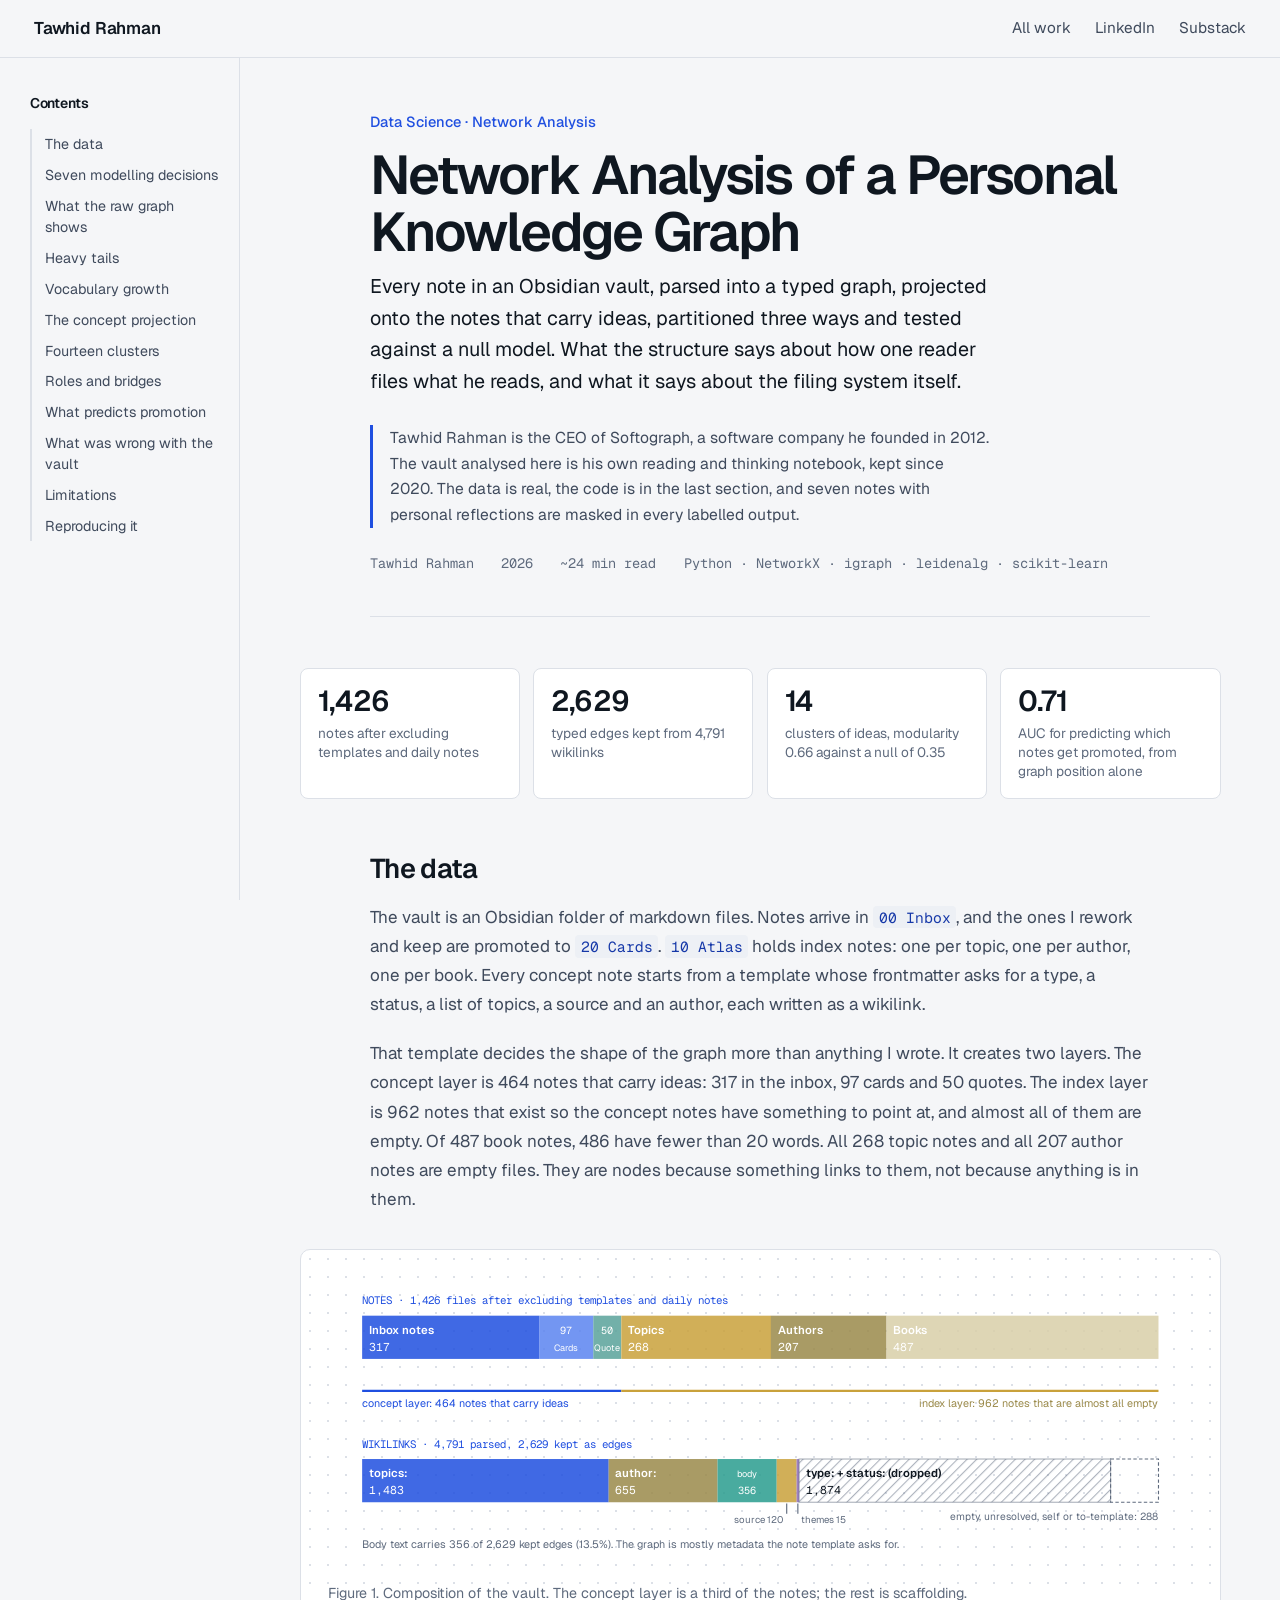
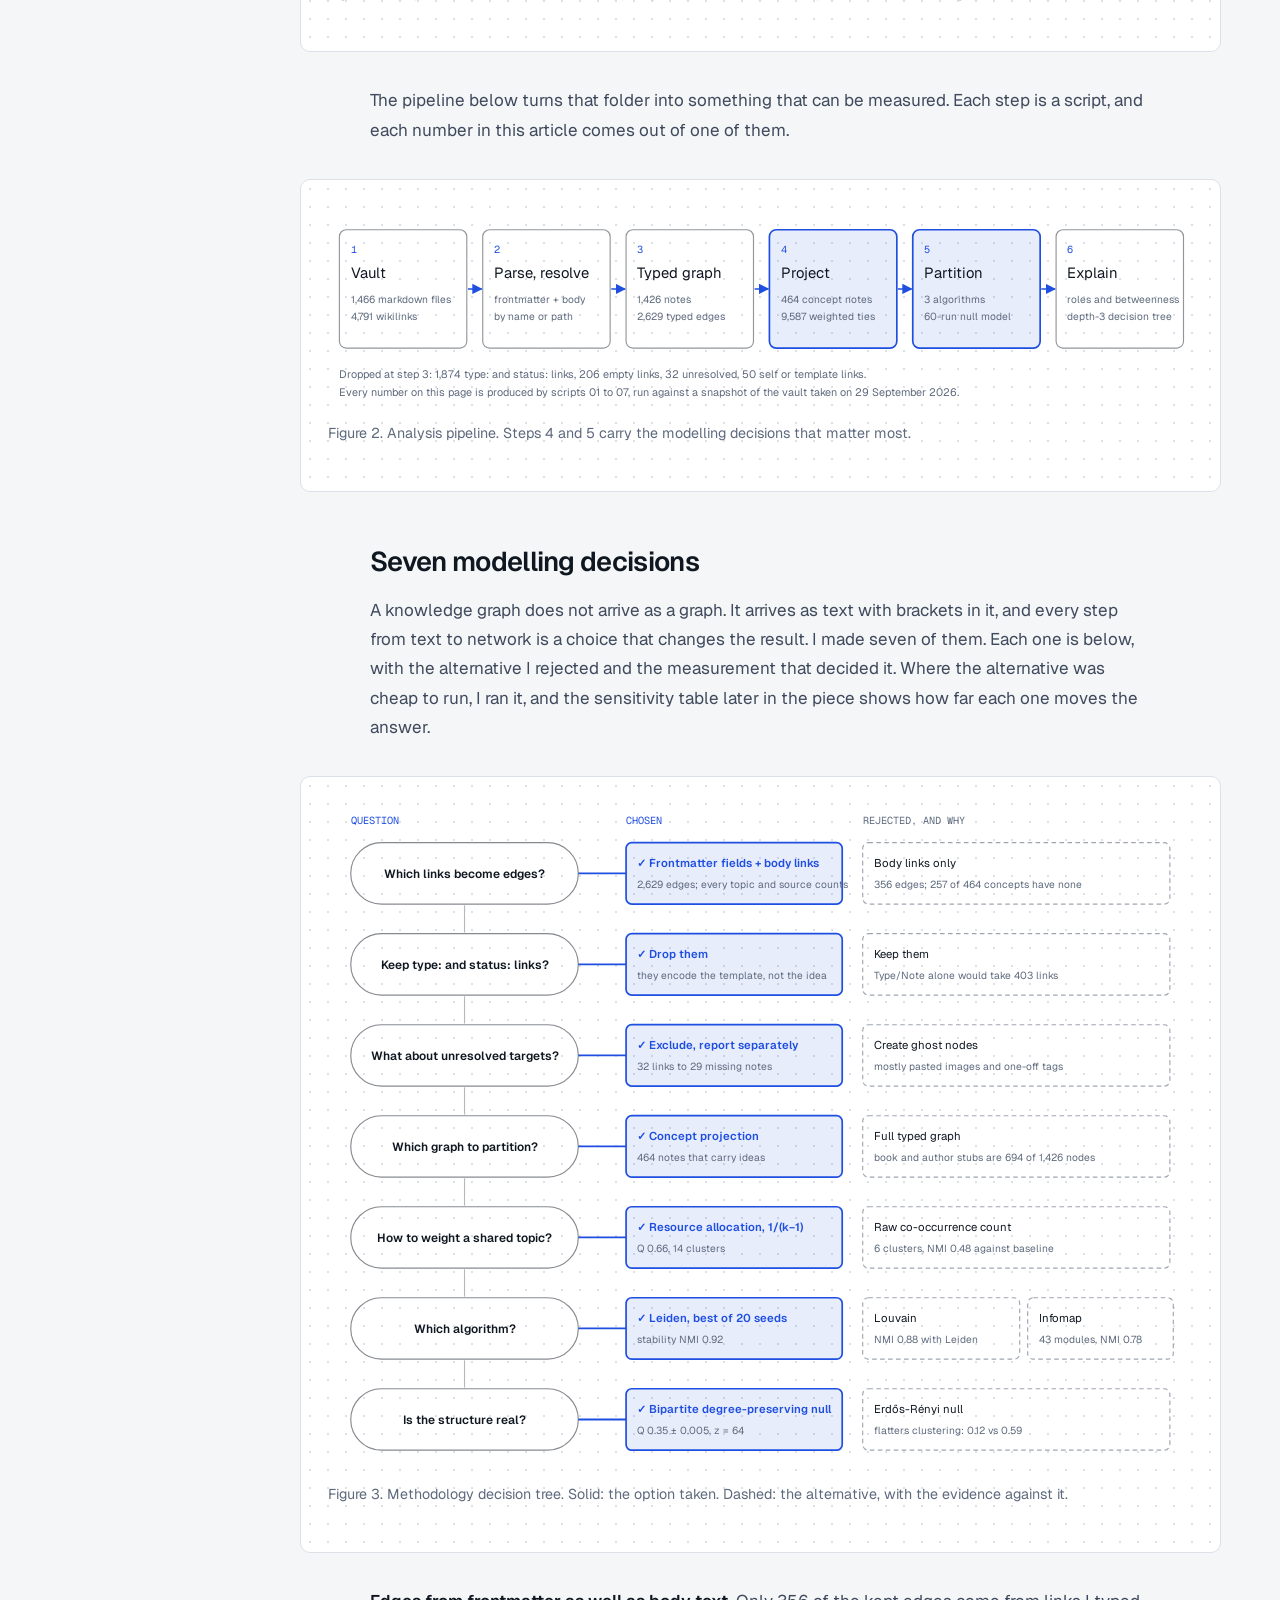
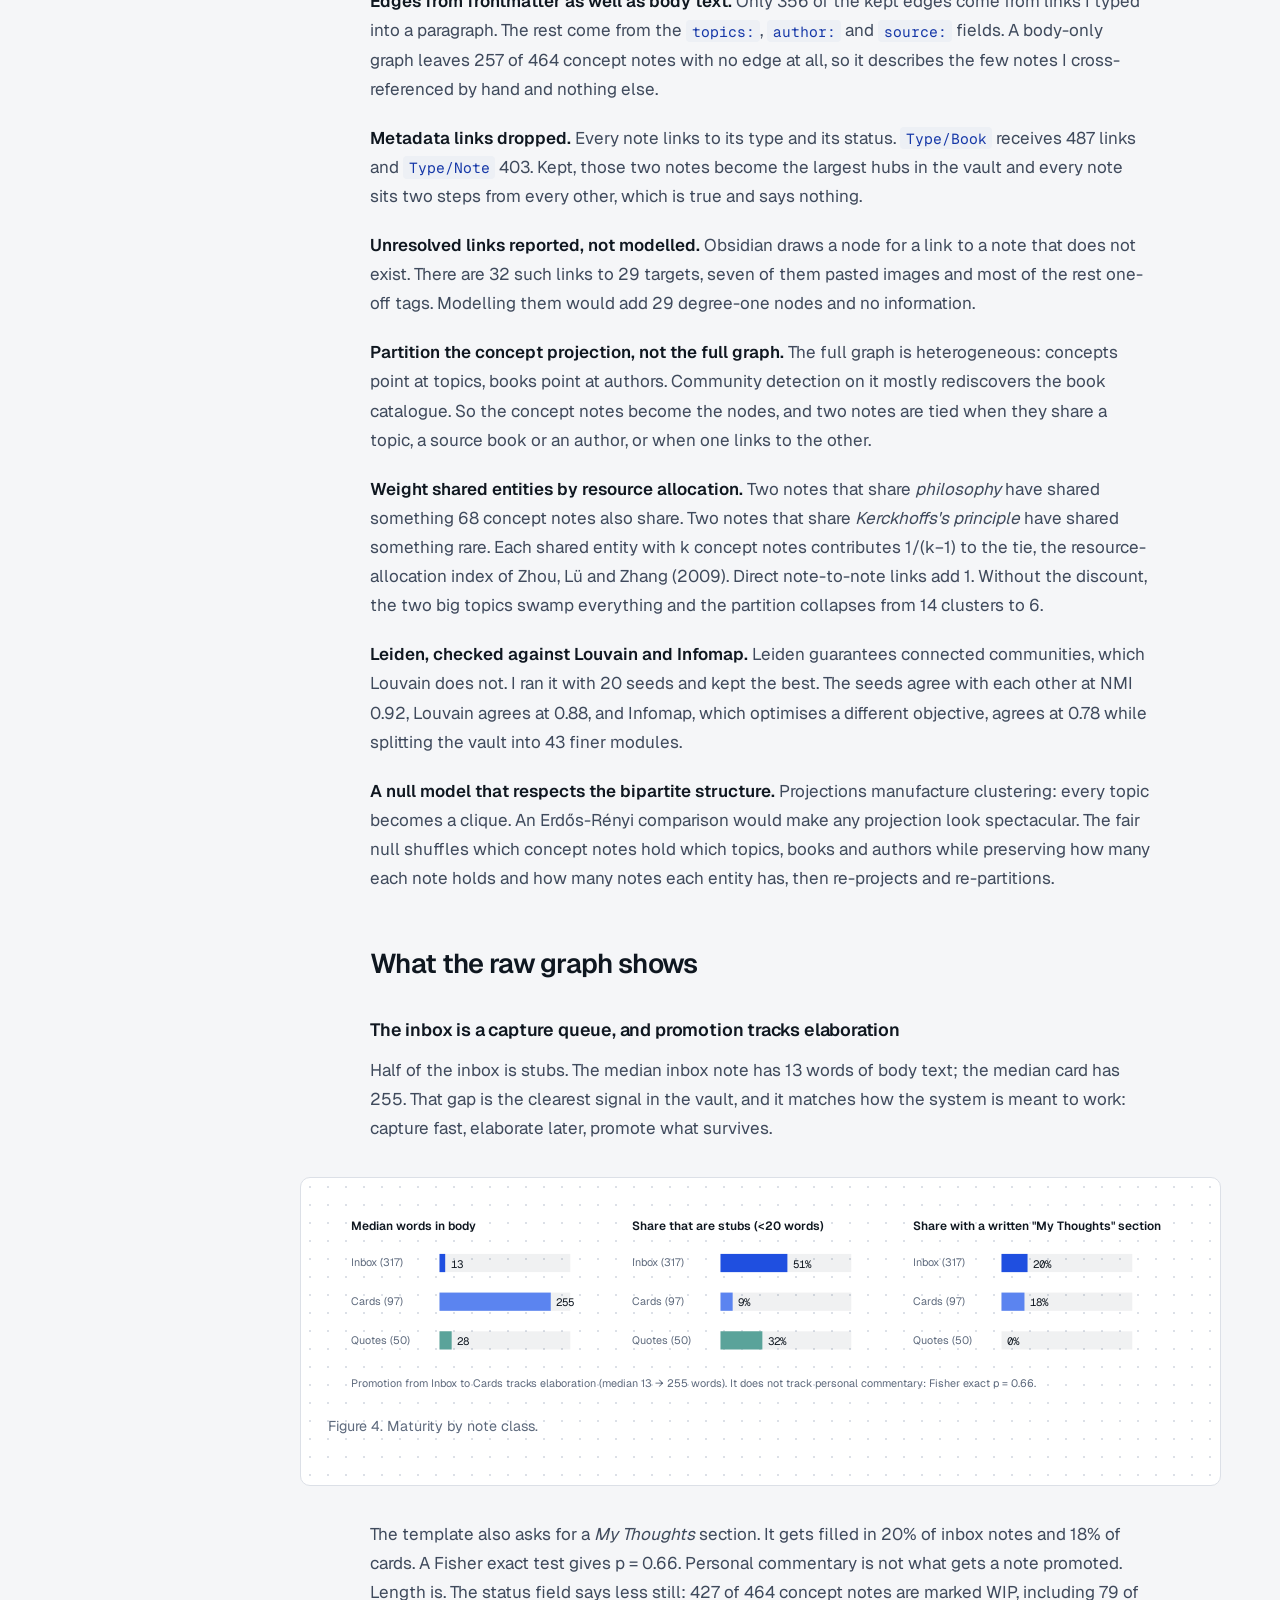
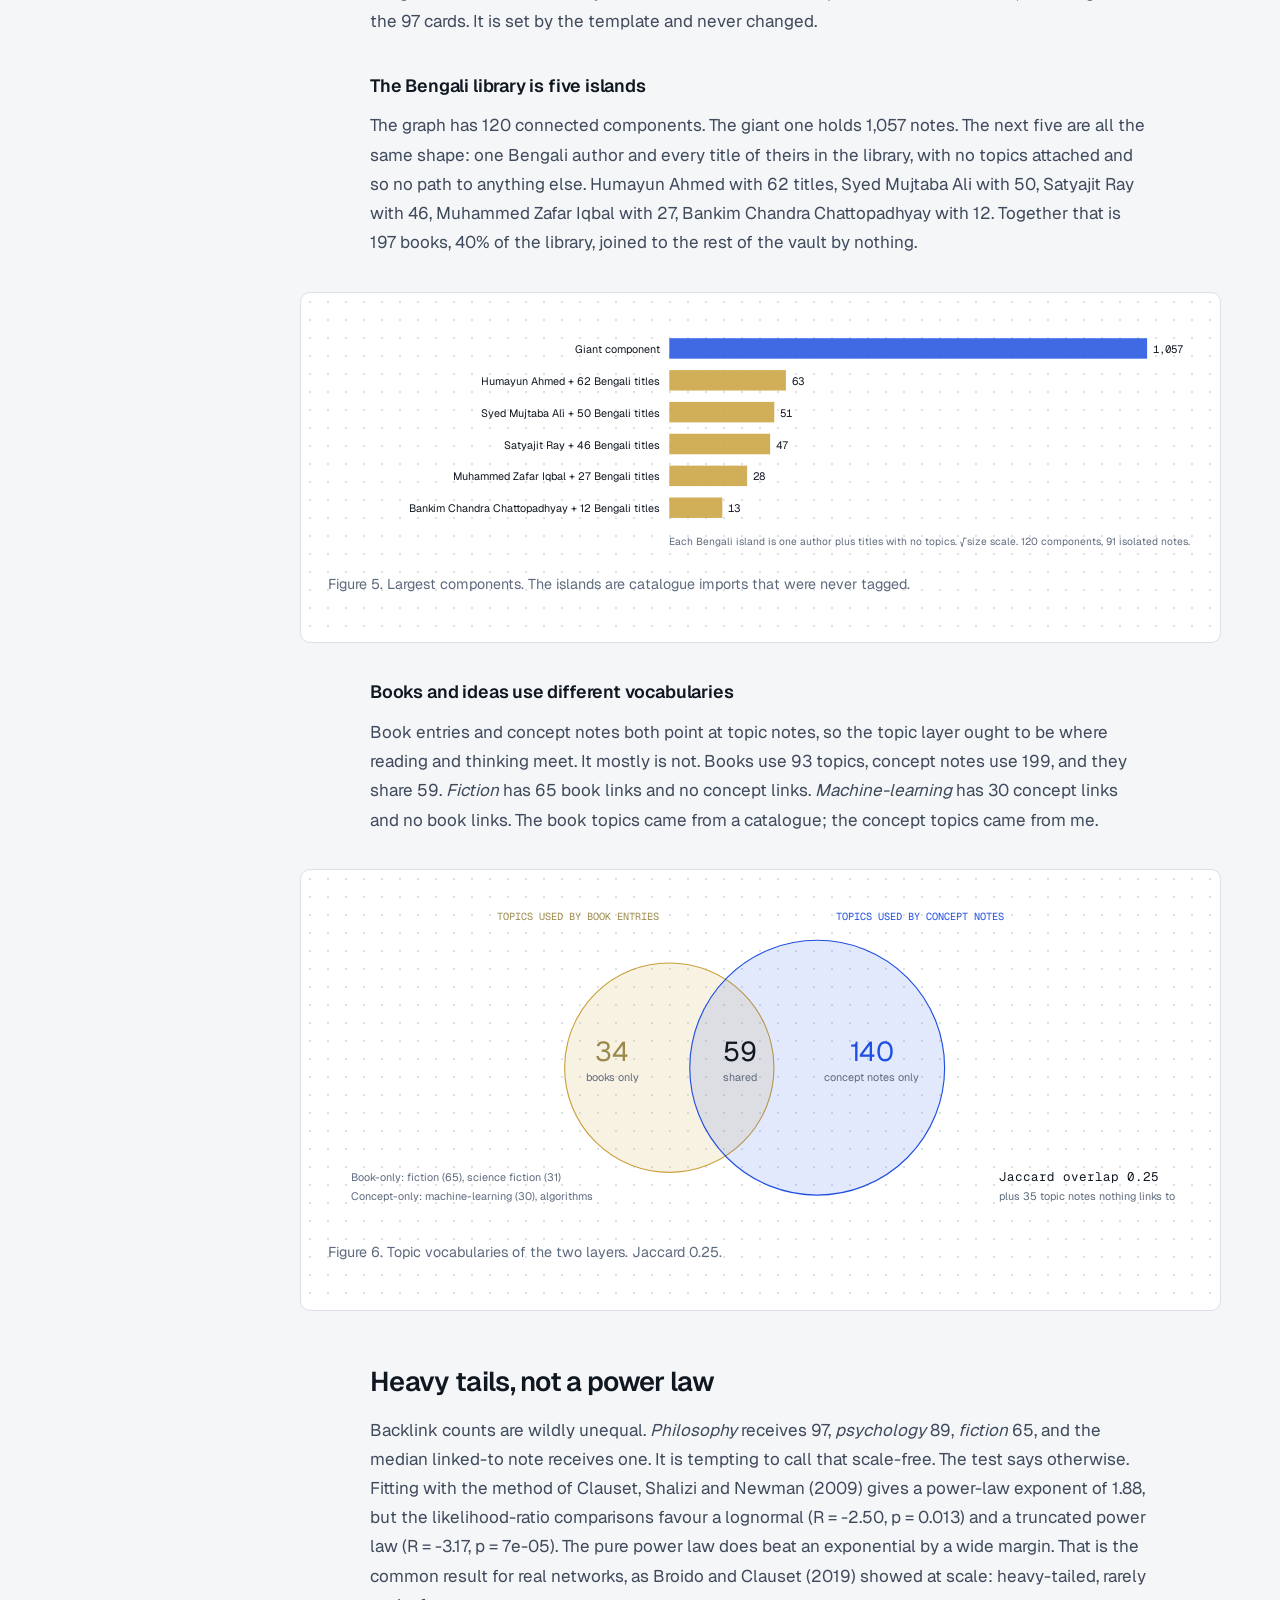
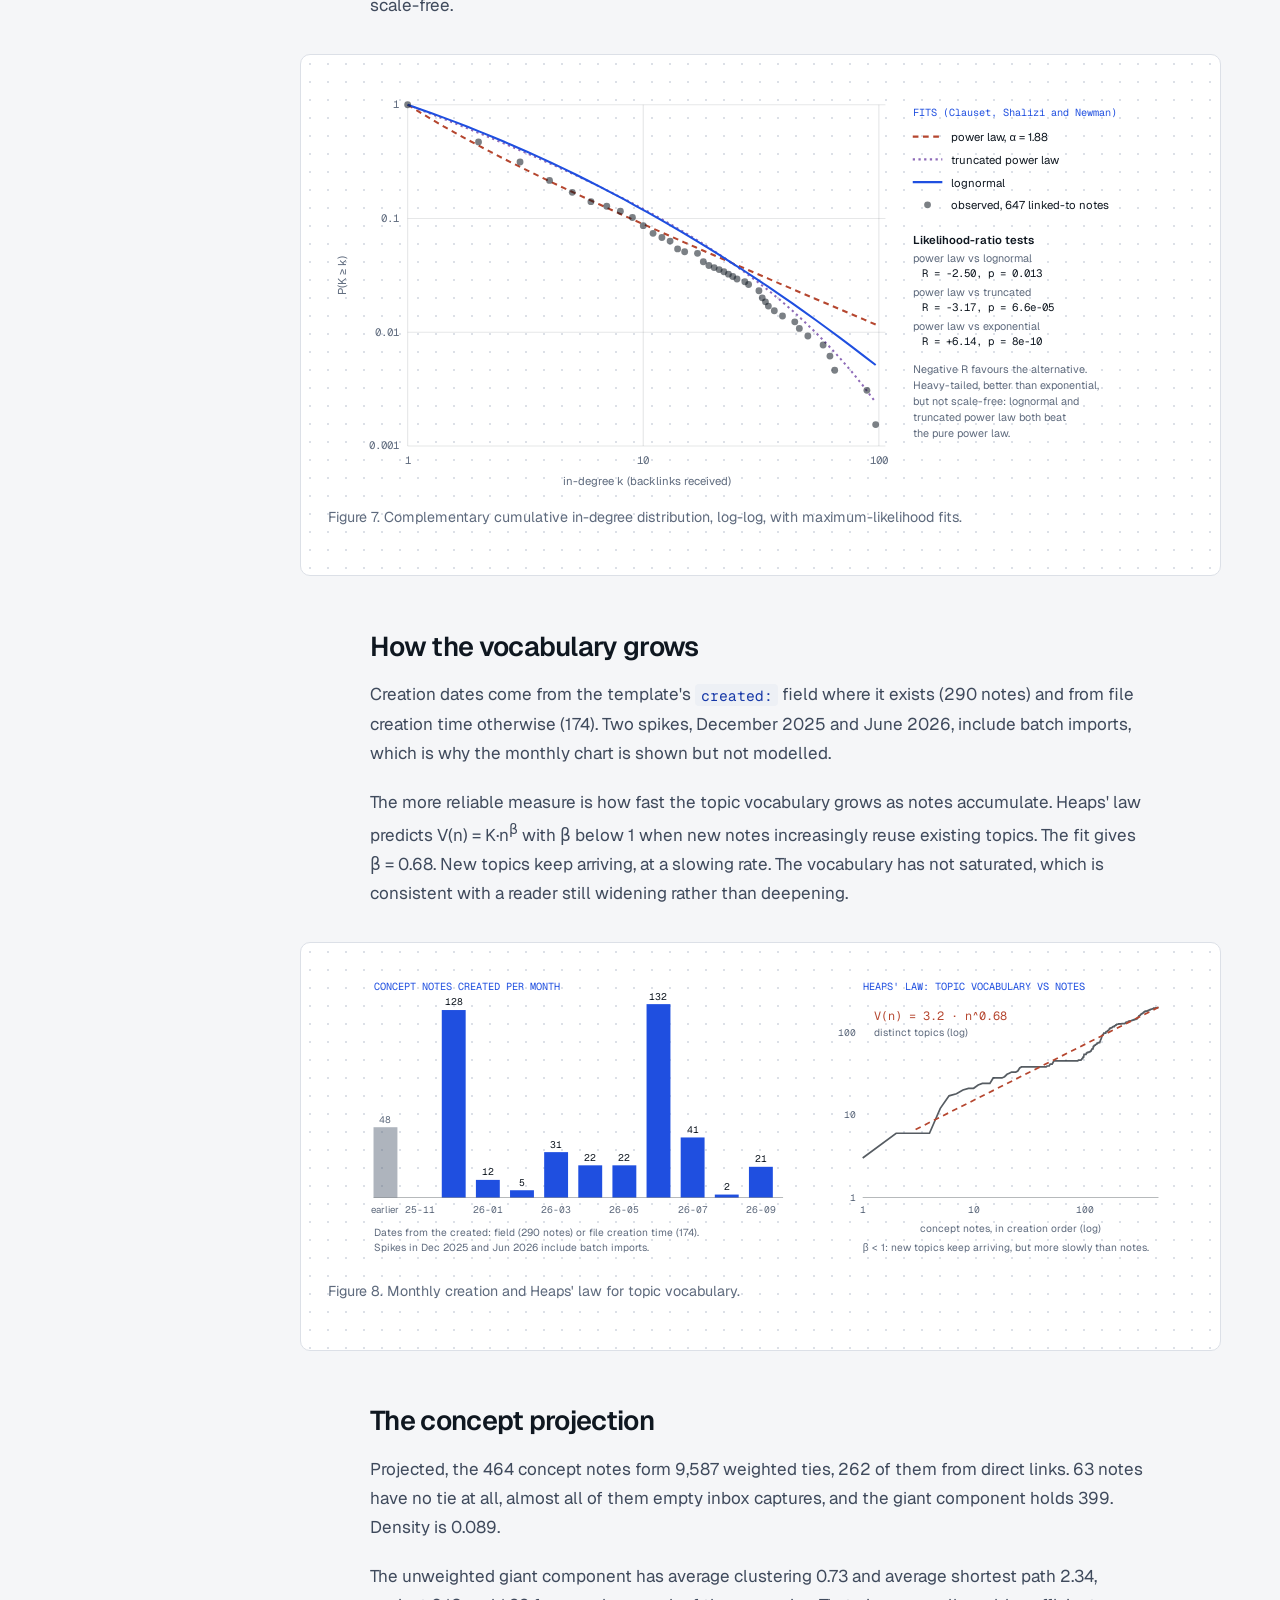
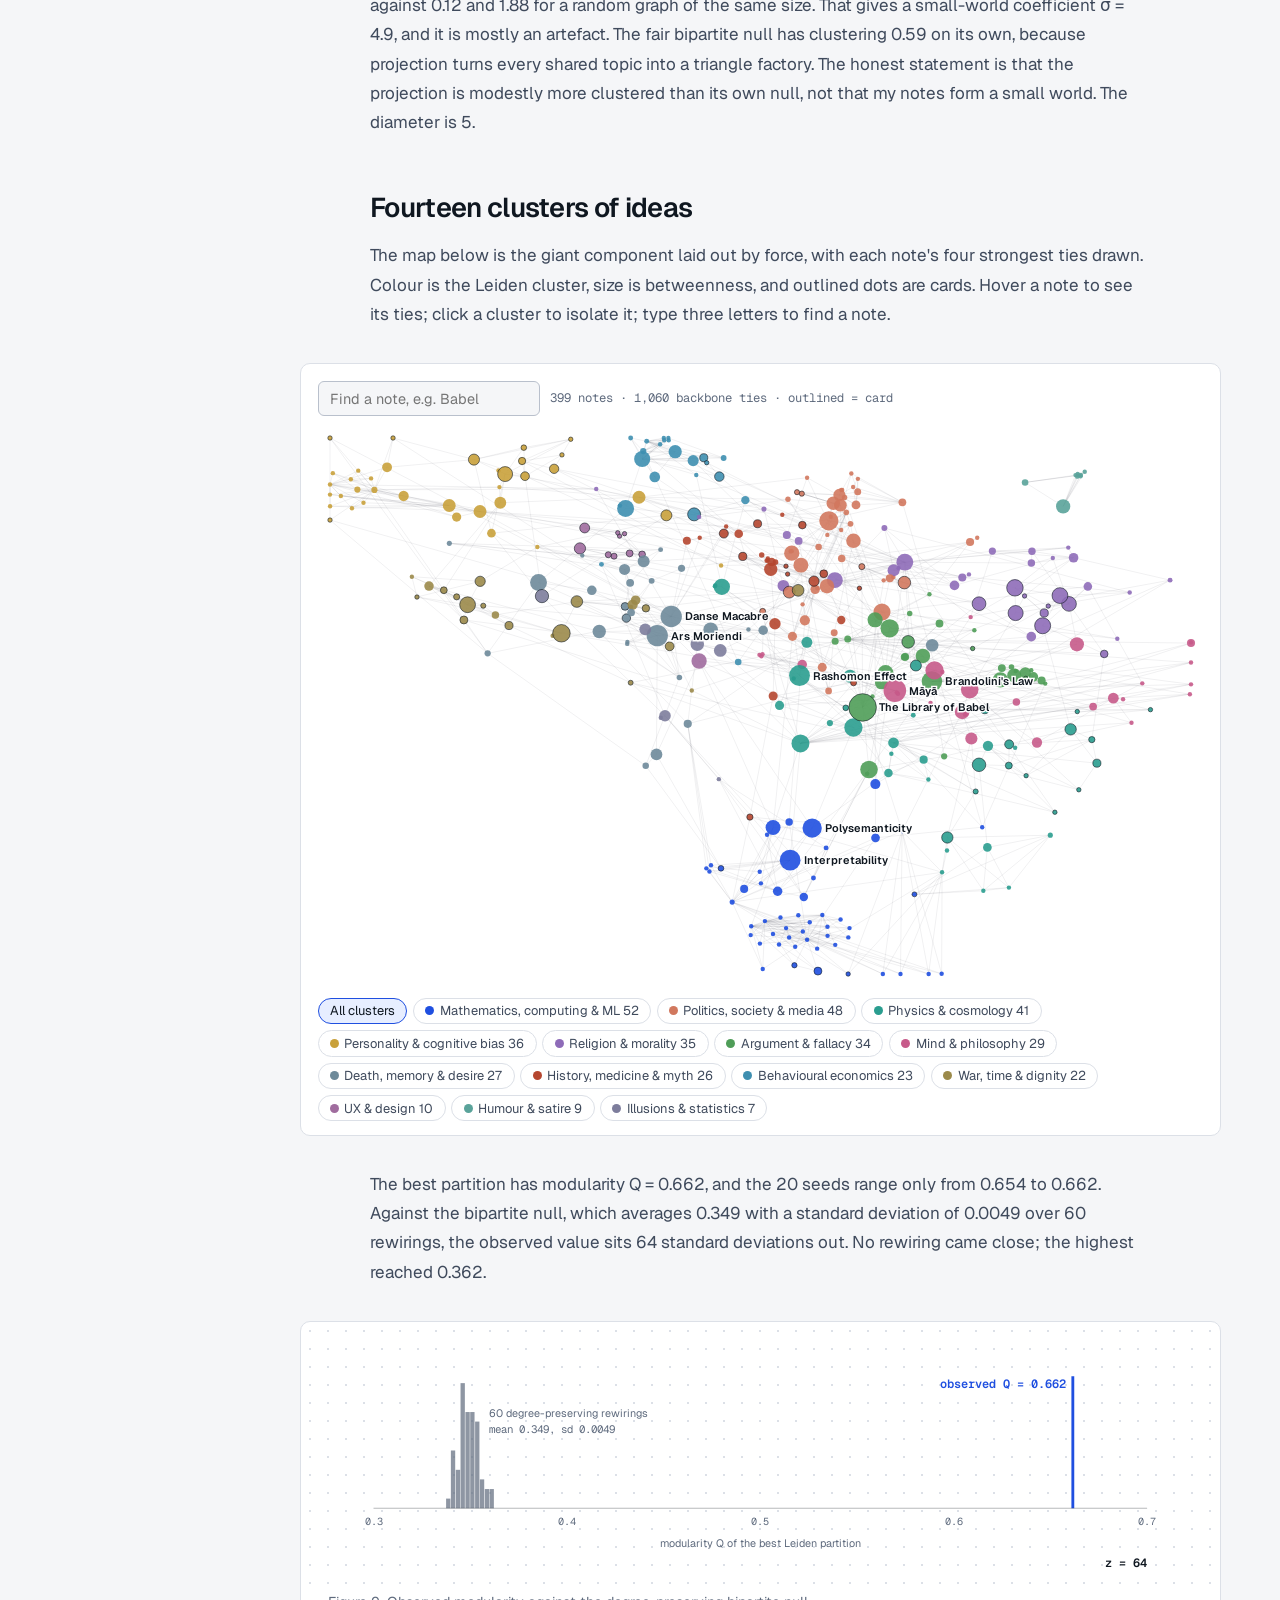
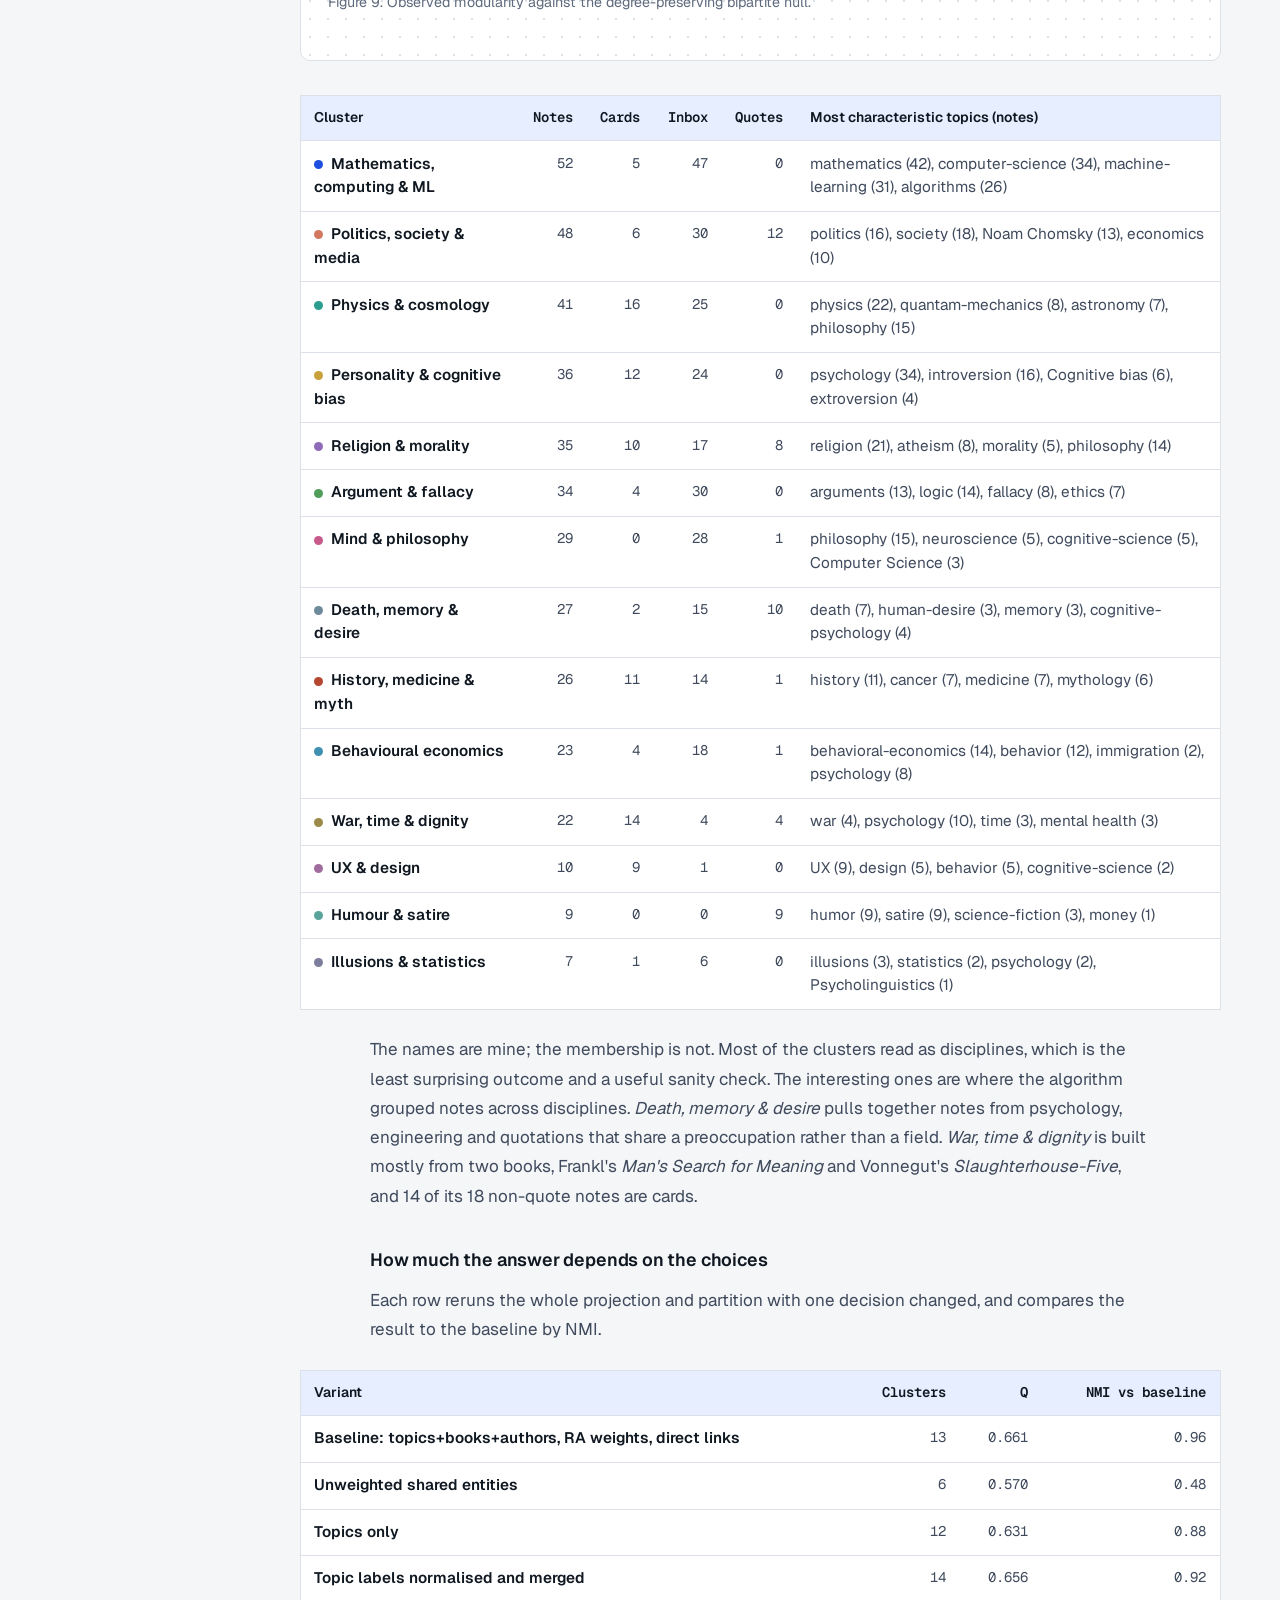
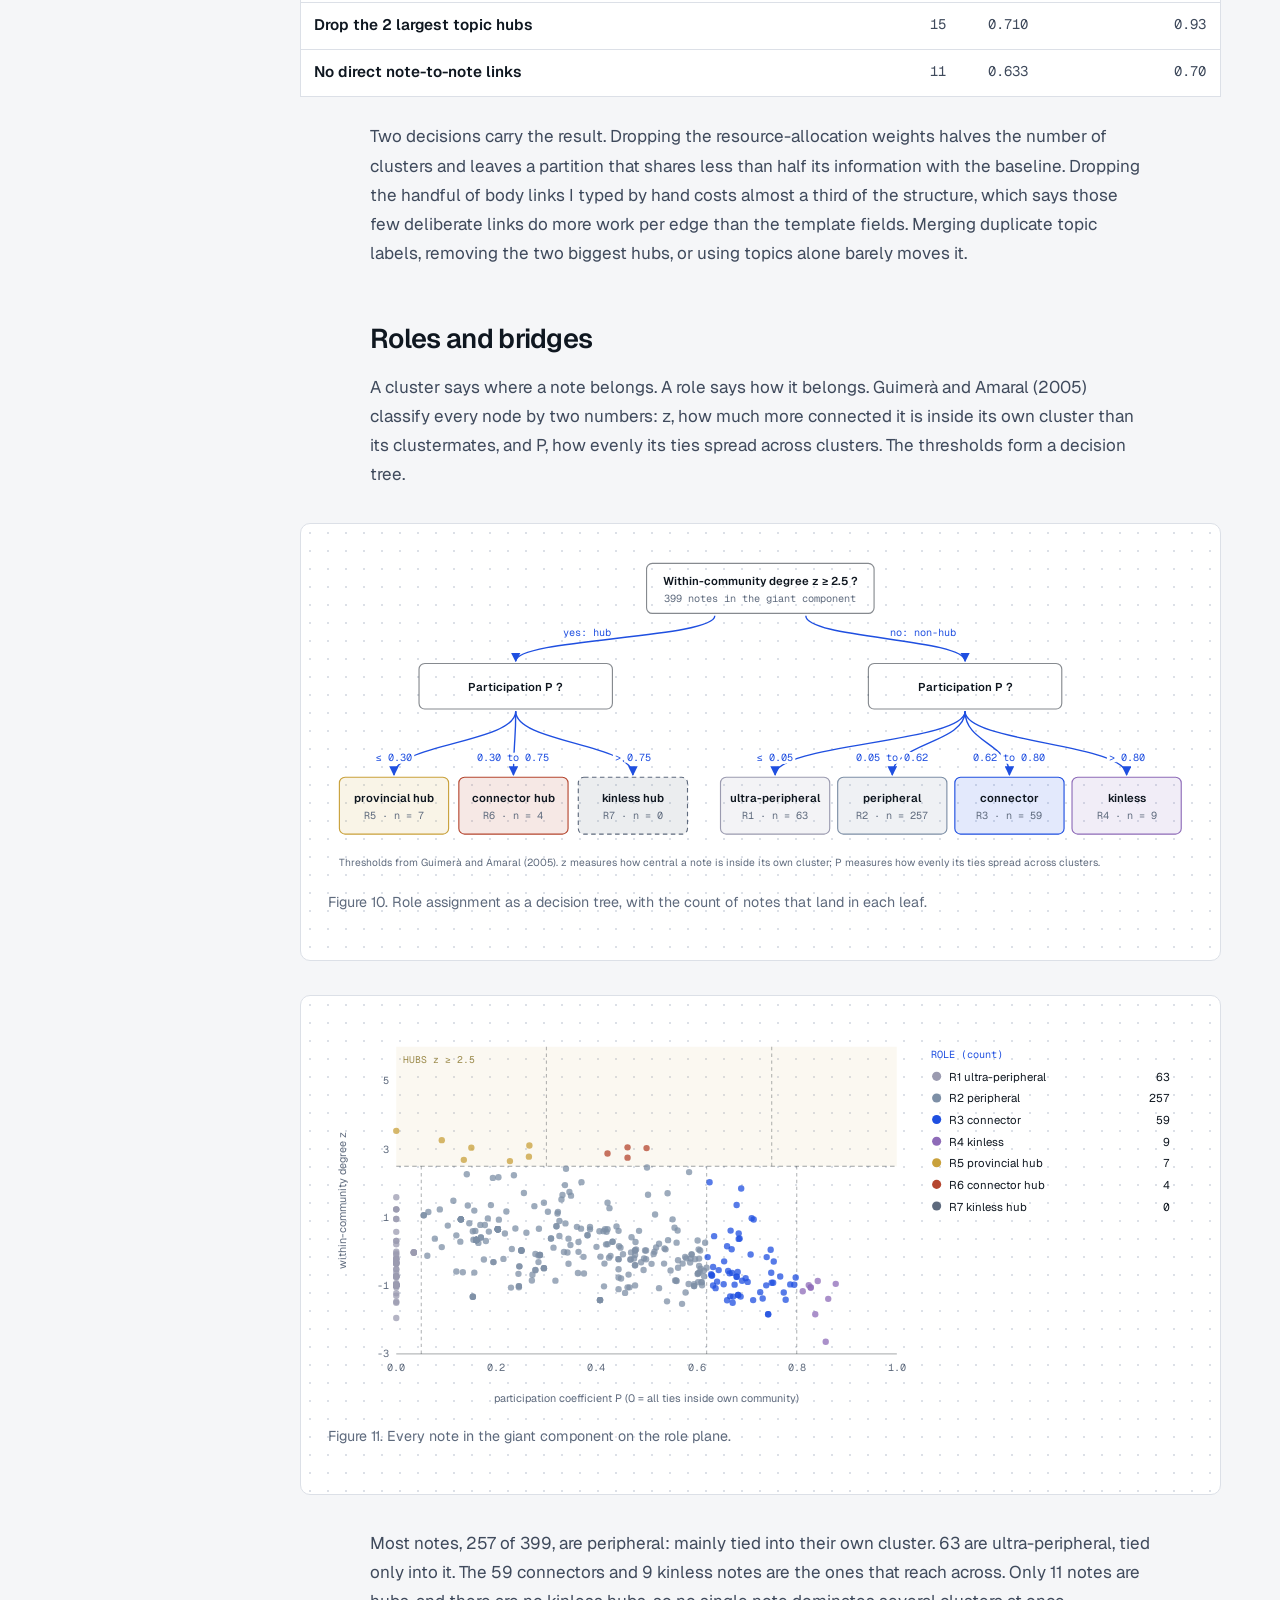
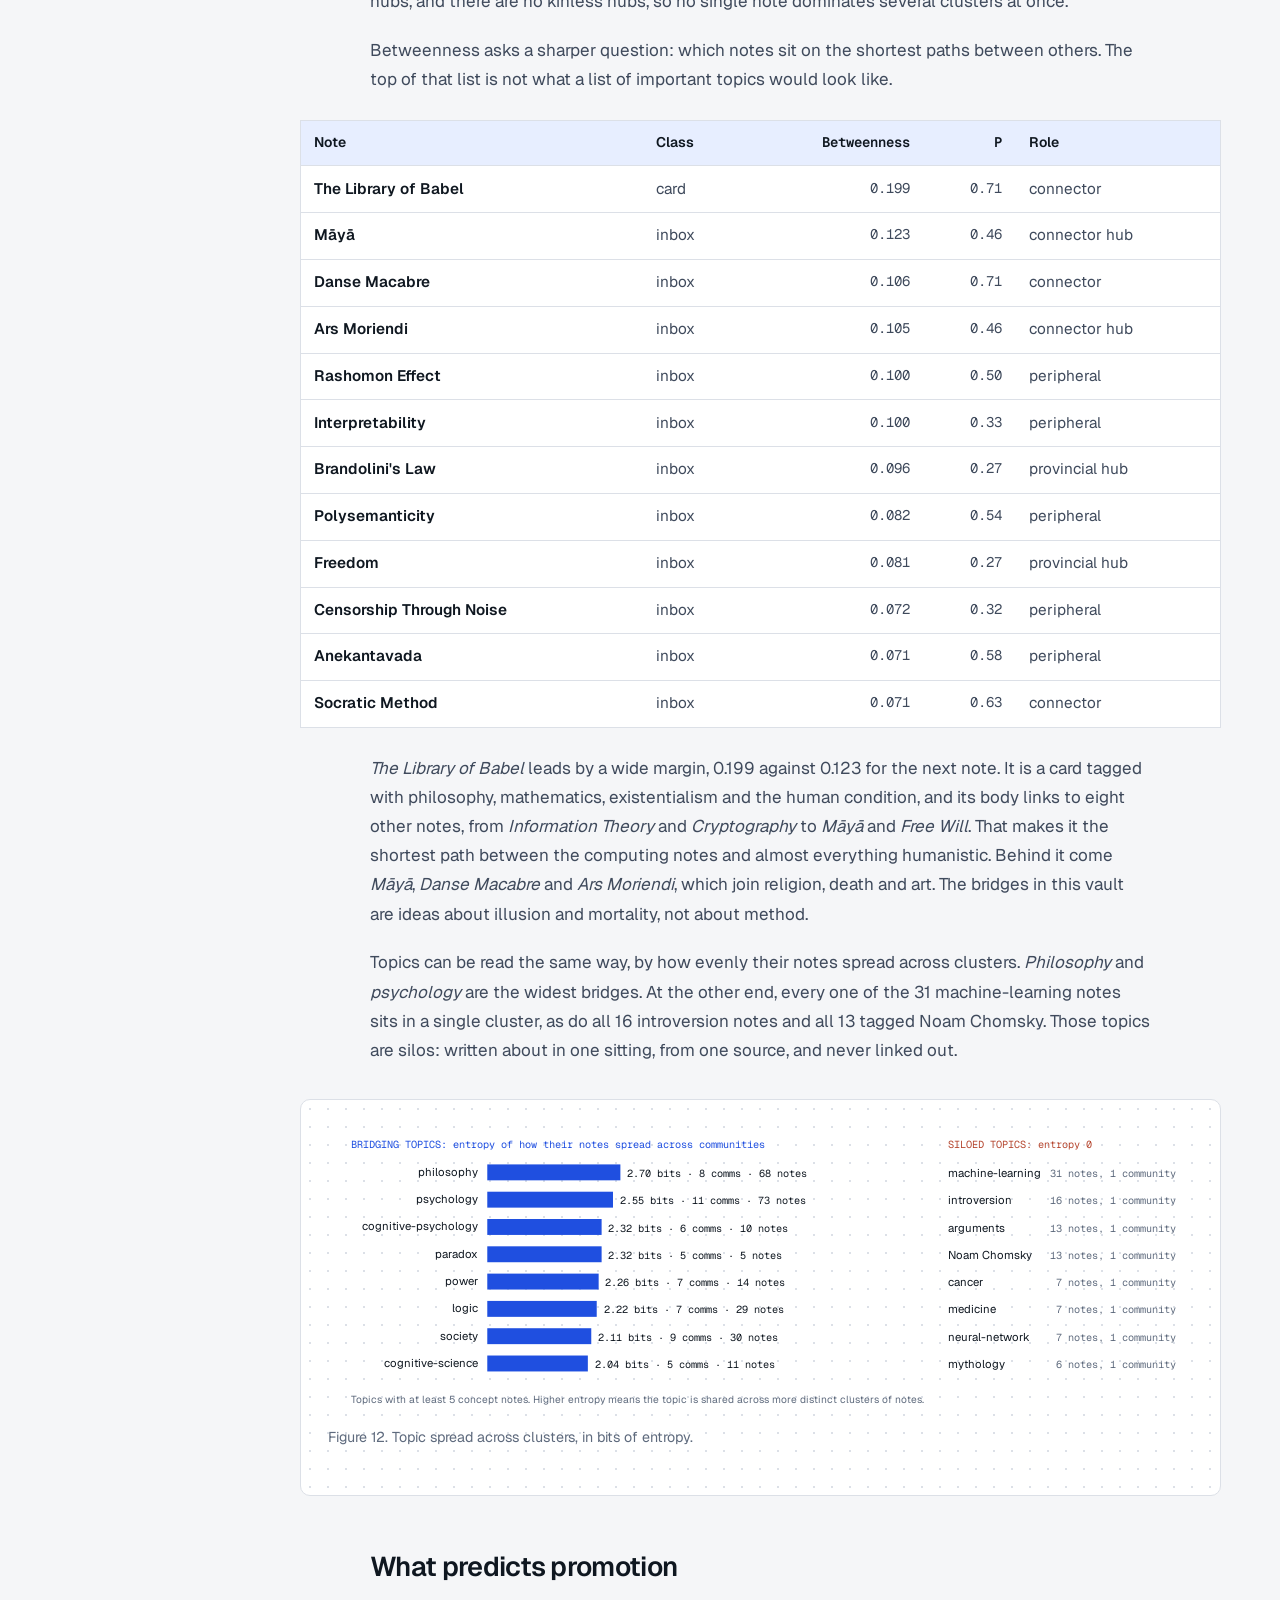
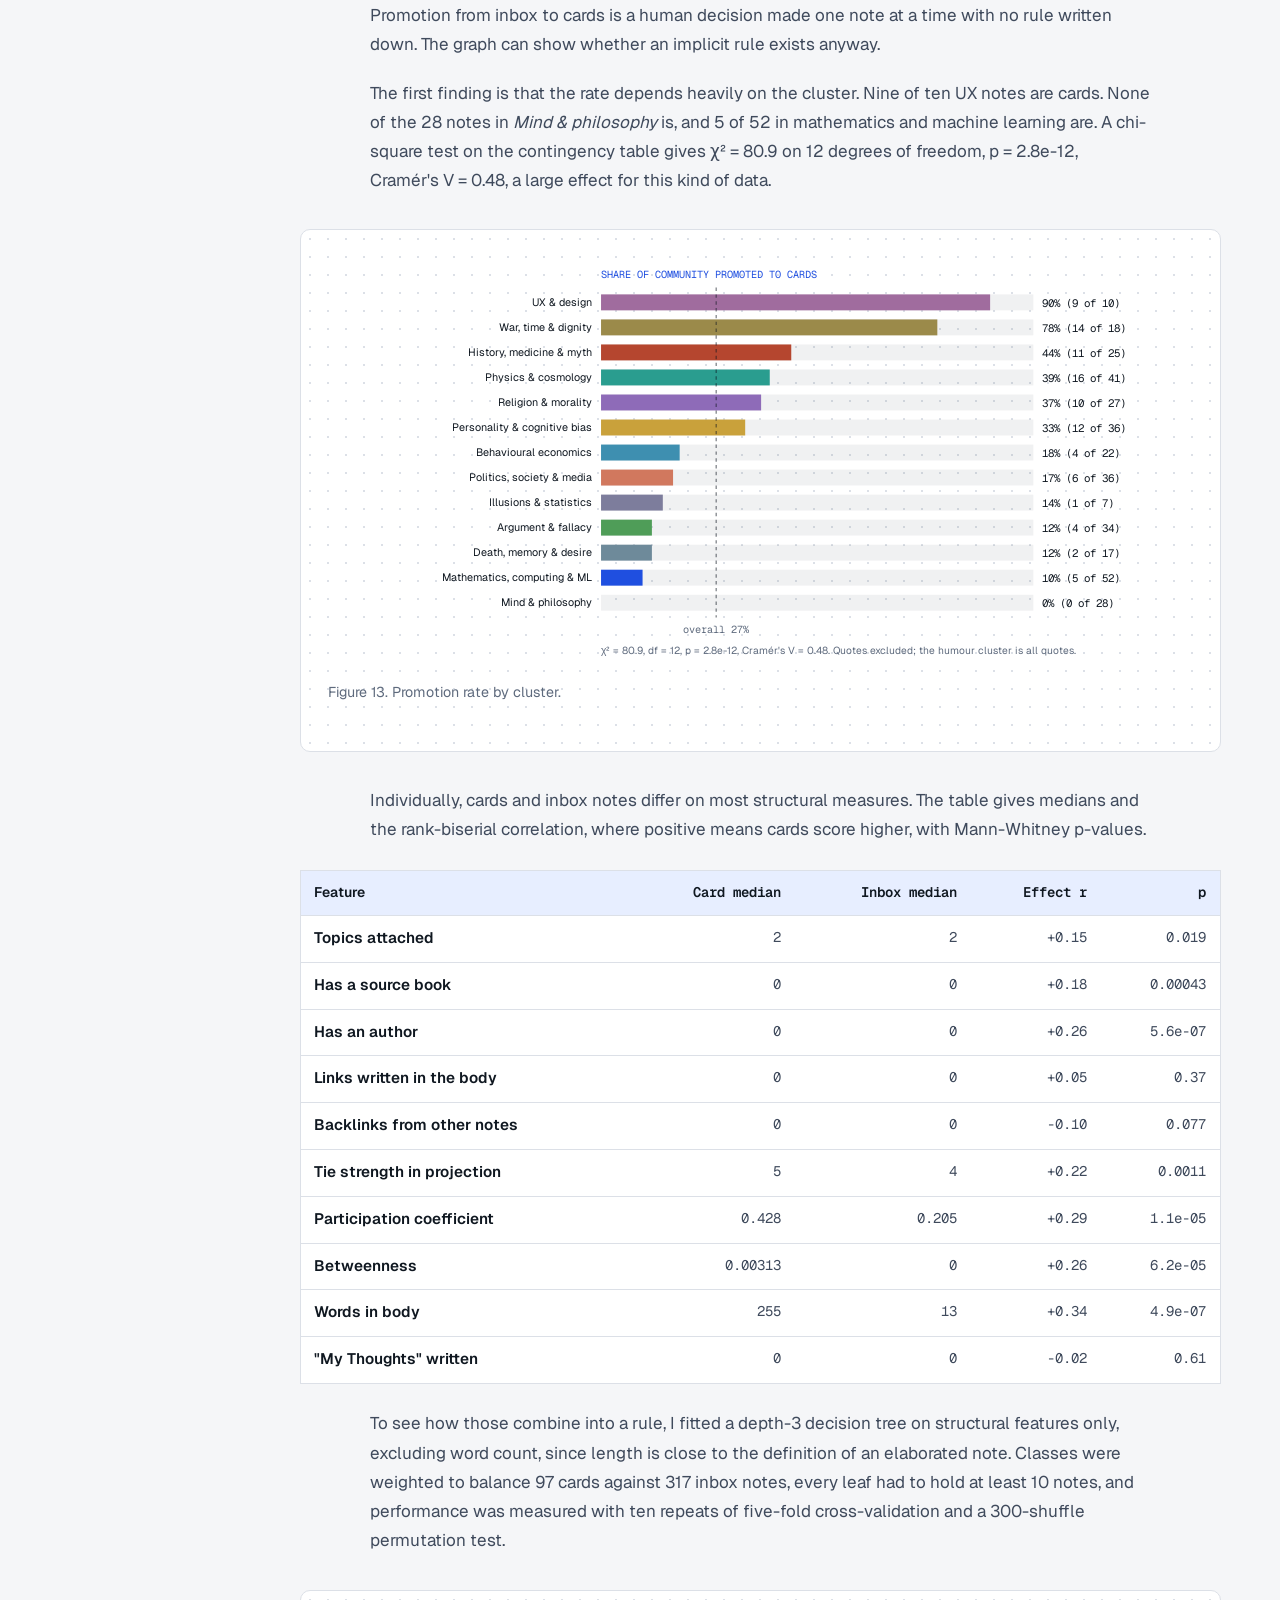
<file: work/knowledge-graph-network-analysis.html>
<!DOCTYPE html>
<html lang="en" data-theme="light">
<head>
<meta charset="UTF-8">
<meta name="viewport" content="width=device-width, initial-scale=1.0">
<title>Network Analysis of a Personal Knowledge Graph | Tawhid Rahman</title>
<meta name="description" content="1,426 Obsidian notes parsed into a typed graph, projected, partitioned with Leiden, tested against a bipartite null model, and used to learn the implicit rule behind which notes get promoted.">
<meta name="author" content="Tawhid Rahman">
<meta property="og:title" content="Network Analysis of a Personal Knowledge Graph">
<meta property="og:description" content="Typed graph, resource-allocation projection, Leiden communities, a bipartite null model, Guimerà-Amaral roles and a learned decision tree, on real data.">
<meta property="og:type" content="article">
<meta property="og:image" content="https://rahman-tawhid.github.io/assets/og.png">
<meta name="twitter:card" content="summary_large_image">
<link rel="preconnect" href="https://fonts.googleapis.com"><link rel="preconnect" href="https://fonts.gstatic.com" crossorigin>
<link href="https://fonts.googleapis.com/css2?family=Geist:wght@400;500;600&family=Geist+Mono:wght@400;500&display=swap" rel="stylesheet">
<link rel="stylesheet" href="/assets/site.css">
</head>
<body class="fig-scroll">
<header class="site-header">
  <a class="brand" href="/"><span class="brand-name">Tawhid Rahman</span></a>
  <div class="header-controls">
    <a class="header-link" href="/">All work</a>
    <a class="header-link" href="https://www.linkedin.com/in/tawhidurr/" target="_blank" rel="noopener">LinkedIn</a>
    <a class="header-link" href="https://substack.com/@tawhidr" target="_blank" rel="noopener">Substack</a>
  </div>
</header>
<div class="page-wrapper">
<nav class="toc-rail" aria-label="Table of contents"><h3>Contents</h3>
<a href="#data">The data</a><a href="#decisions">Seven modelling decisions</a><a href="#raw">What the raw graph shows</a><a href="#tails">Heavy tails</a><a href="#growth">Vocabulary growth</a><a href="#projection">The concept projection</a><a href="#communities">Fourteen clusters</a><a href="#roles">Roles and bridges</a><a href="#promotion">What predicts promotion</a><a href="#hygiene">What was wrong with the vault</a><a href="#limits">Limitations</a><a href="#reproduce">Reproducing it</a>
</nav>
<main class="main-content">

<section class="hero">
  <p class="hero-eyebrow">Data Science &middot; Network Analysis</p>
  <h1>Network Analysis of a Personal Knowledge Graph</h1>
  <p class="hero-subtitle">Every note in an Obsidian vault, parsed into a typed graph, projected onto the notes that carry ideas, partitioned three ways and tested against a null model. What the structure says about how one reader files what he reads, and what it says about the filing system itself.</p>
  <p class="hero-author">Tawhid Rahman is the CEO of Softograph, a software company he founded in 2012. The vault analysed here is his own reading and thinking notebook, kept since 2020. The data is real, the code is in the last section, and seven notes with personal reflections are masked in every labelled output.</p>
  <div class="hero-meta"><span>Tawhid Rahman</span><span>2026</span><span>~24 min read</span><span>Python &middot; NetworkX &middot; igraph &middot; leidenalg &middot; scikit-learn</span></div>
</section>

<div class="stat-row wide">
  <div class="stat"><b>1,426</b><span>notes after excluding templates and daily notes</span></div>
  <div class="stat"><b>2,629</b><span>typed edges kept from 4,791 wikilinks</span></div>
  <div class="stat"><b>14</b><span>clusters of ideas, modularity 0.66 against a null of 0.35</span></div>
  <div class="stat"><b>0.71</b><span>AUC for predicting which notes get promoted, from graph position alone</span></div>
</div>

<h2 id="data">The data</h2>
<p>The vault is an Obsidian folder of markdown files. Notes arrive in <code>00 Inbox</code>, and the ones I rework and keep are promoted to <code>20 Cards</code>. <code>10 Atlas</code> holds index notes: one per topic, one per author, one per book. Every concept note starts from a template whose frontmatter asks for a type, a status, a list of topics, a source and an author, each written as a wikilink.</p>
<p>That template decides the shape of the graph more than anything I wrote. It creates two layers. The concept layer is 464 notes that carry ideas: 317 in the inbox, 97 cards and 50 quotes. The index layer is 962 notes that exist so the concept notes have something to point at, and almost all of them are empty. Of 487 book notes, 486 have fewer than 20 words. All 268 topic notes and all 207 author notes are empty files. They are nodes because something links to them, not because anything is in them.</p>
<div class="diagram-wrapper"><svg viewBox="0 0 760 256" xmlns="http://www.w3.org/2000/svg" role="img" aria-label="Composition of the vault by note class and by link type"><text x="30.0" y="24.0" font-family="Geist Mono,monospace" font-size="9.5" fill="#1F4FE0" text-anchor="start">NOTES · 1,426 files after excluding templates and daily notes</text><rect x="30.0" y="34" width="155.6" height="38" fill="#1F4FE0" fill-opacity=".85"/><text x="36.0" y="50.0" font-family="Geist,sans-serif" font-size="10" fill="#fff" text-anchor="start" font-weight="600">Inbox notes</text><text x="36.0" y="65.0" font-family="Geist Mono,monospace" font-size="10" fill="#fff" text-anchor="start">317</text><rect x="185.6" y="34" width="47.6" height="38" fill="#5B84F0" fill-opacity=".85"/><text x="209.4" y="50.0" font-family="Geist Mono,monospace" font-size="9" fill="#fff" text-anchor="middle">97</text><text x="209.4" y="65.0" font-family="Geist,sans-serif" font-size="8" fill="#fff" text-anchor="middle">Cards</text><rect x="233.2" y="34" width="24.5" height="38" fill="#5aa39a" fill-opacity=".85"/><text x="245.5" y="50.0" font-family="Geist Mono,monospace" font-size="9" fill="#fff" text-anchor="middle">50</text><text x="245.5" y="65.0" font-family="Geist,sans-serif" font-size="8" fill="#fff" text-anchor="middle">Quote</text><rect x="257.8" y="34" width="131.6" height="38" fill="#c9a13b" fill-opacity=".85"/><text x="263.8" y="50.0" font-family="Geist,sans-serif" font-size="10" fill="#fff" text-anchor="start" font-weight="600">Topics</text><text x="263.8" y="65.0" font-family="Geist Mono,monospace" font-size="10" fill="#fff" text-anchor="start">268</text><rect x="389.3" y="34" width="101.6" height="38" fill="#9b8a4a" fill-opacity=".85"/><text x="395.3" y="50.0" font-family="Geist,sans-serif" font-size="10" fill="#fff" text-anchor="start" font-weight="600">Authors</text><text x="395.3" y="65.0" font-family="Geist Mono,monospace" font-size="10" fill="#fff" text-anchor="start">207</text><rect x="490.9" y="34" width="239.1" height="38" fill="#d9cfa8" fill-opacity=".85"/><text x="496.9" y="50.0" font-family="Geist,sans-serif" font-size="10" fill="#fff" text-anchor="start" font-weight="600">Books</text><text x="496.9" y="65.0" font-family="Geist Mono,monospace" font-size="10" fill="#fff" text-anchor="start">487</text><line x1="30" y1="100" x2="257.8" y2="100" stroke="#1F4FE0" stroke-width="2"/><text x="30.0" y="114.0" font-family="Geist,sans-serif" font-size="9.5" fill="#1F4FE0" text-anchor="start">concept layer: 464 notes that carry ideas</text><line x1="257.8" y1="100" x2="730" y2="100" stroke="#c9a13b" stroke-width="2"/><text x="730.0" y="114.0" font-family="Geist,sans-serif" font-size="9.5" fill="#9b8a4a" text-anchor="end">index layer: 962 notes that are almost all empty</text><text x="30.0" y="150.0" font-family="Geist Mono,monospace" font-size="9.5" fill="#1F4FE0" text-anchor="start">WIKILINKS · 4,791 parsed, 2,629 kept as edges</text><defs><pattern id="hatch" width="6" height="6" patternUnits="userSpaceOnUse" patternTransform="rotate(45)"><line x1="0" y1="0" x2="0" y2="6" stroke="#5E6A7D" stroke-width="2" stroke-opacity=".5"/></pattern></defs><rect x="30.0" y="160" width="216.7" height="38" fill="#1F4FE0" fill-opacity=".85"/><text x="36.0" y="176.0" font-family="Geist,sans-serif" font-size="10" fill="#fff" text-anchor="start" font-weight="600">topics:</text><text x="36.0" y="191.0" font-family="Geist Mono,monospace" font-size="10" fill="#fff" text-anchor="start">1,483</text><rect x="246.7" y="160" width="95.7" height="38" fill="#9b8a4a" fill-opacity=".85"/><text x="252.7" y="176.0" font-family="Geist,sans-serif" font-size="10" fill="#fff" text-anchor="start" font-weight="600">author:</text><text x="252.7" y="191.0" font-family="Geist Mono,monospace" font-size="10" fill="#fff" text-anchor="start">655</text><rect x="342.4" y="160" width="52.0" height="38" fill="#2A9D8F" fill-opacity=".85"/><text x="368.4" y="176.0" font-family="Geist,sans-serif" font-size="8" fill="#fff" text-anchor="middle">body</text><text x="368.4" y="191.0" font-family="Geist Mono,monospace" font-size="9" fill="#fff" text-anchor="middle">356</text><rect x="394.4" y="160" width="17.5" height="38" fill="#c9a13b" fill-opacity=".85"/><rect x="411.9" y="160" width="2.2" height="38" fill="#8e6bb8" fill-opacity=".85"/><line x1="403.2" y1="199" x2="403.2" y2="208" stroke="#5E6A7D"/><text x="400.2" y="216.0" font-family="Geist,sans-serif" font-size="8.5" fill="#5E6A7D" text-anchor="end">source 120</text><line x1="413.0" y1="199" x2="413.0" y2="208" stroke="#5E6A7D"/><text x="416.0" y="216.0" font-family="Geist,sans-serif" font-size="8.5" fill="#5E6A7D" text-anchor="start">themes 15</text><rect x="414.1" y="160" width="273.8" height="38" fill="url(#hatch)" stroke="#5E6A7D" stroke-opacity=".5"/><text x="420.1" y="176.0" font-family="Geist,sans-serif" font-size="10" fill="currentColor" text-anchor="start" font-weight="600">type: + status: (dropped)</text><text x="420.1" y="191.0" font-family="Geist Mono,monospace" font-size="10" fill="currentColor" text-anchor="start">1,874</text><rect x="687.9" y="160" width="42.1" height="38" fill="none" stroke="#5E6A7D" stroke-dasharray="3,2"/><text x="730.0" y="214.0" font-family="Geist,sans-serif" font-size="9" fill="#5E6A7D" text-anchor="end">empty, unresolved, self or to-template: 288</text><text x="30.0" y="238.0" font-family="Geist,sans-serif" font-size="9.5" fill="#5E6A7D" text-anchor="start">Body text carries 356 of 2,629 kept edges (13.5%). The graph is mostly metadata the note template asks for.</text></svg><p class="diagram-caption">Figure 1. Composition of the vault. The concept layer is a third of the notes; the rest is scaffolding.</p></div>
<p>The pipeline below turns that folder into something that can be measured. Each step is a script, and each number in this article comes out of one of them.</p>
<div class="diagram-wrapper"><svg viewBox="0 0 760 176" xmlns="http://www.w3.org/2000/svg" role="img" aria-label="Analysis pipeline from raw vault files to explanations"><defs><marker id="ar" viewBox="0 0 10 10" refX="9" refY="5" markerWidth="7" markerHeight="7" orient="auto-start-reverse"><path d="M0,0 L10,5 L0,10 z" fill="#1F4FE0"/></marker></defs><rect x="10" y="20" width="112" height="104" rx="6" fill="none" fill-opacity="0" stroke="currentColor" stroke-opacity="0.45" stroke-width="1"/><text x="20.0" y="40.0" font-family="Geist Mono,monospace" font-size="9" fill="#1F4FE0" text-anchor="start">1</text><text x="20.0" y="62.0" font-family="Geist,serif" font-size="13" fill="currentColor" text-anchor="start">Vault</text><text x="20.0" y="84.0" font-family="Geist,sans-serif" font-size="9" fill="#5E6A7D" text-anchor="start">1,466 markdown files</text><text x="20.0" y="99.0" font-family="Geist,sans-serif" font-size="9" fill="#5E6A7D" text-anchor="start">4,791 wikilinks</text><line x1="123" y1="72" x2="135" y2="72" stroke="#1F4FE0" stroke-width="1.3" marker-end="url(#ar)"/><rect x="136" y="20" width="112" height="104" rx="6" fill="none" fill-opacity="0" stroke="currentColor" stroke-opacity="0.45" stroke-width="1"/><text x="146.0" y="40.0" font-family="Geist Mono,monospace" font-size="9" fill="#1F4FE0" text-anchor="start">2</text><text x="146.0" y="62.0" font-family="Geist,serif" font-size="13" fill="currentColor" text-anchor="start">Parse, resolve</text><text x="146.0" y="84.0" font-family="Geist,sans-serif" font-size="9" fill="#5E6A7D" text-anchor="start">frontmatter + body</text><text x="146.0" y="99.0" font-family="Geist,sans-serif" font-size="9" fill="#5E6A7D" text-anchor="start">by name or path</text><line x1="249" y1="72" x2="261" y2="72" stroke="#1F4FE0" stroke-width="1.3" marker-end="url(#ar)"/><rect x="262" y="20" width="112" height="104" rx="6" fill="none" fill-opacity="0" stroke="currentColor" stroke-opacity="0.45" stroke-width="1"/><text x="272.0" y="40.0" font-family="Geist Mono,monospace" font-size="9" fill="#1F4FE0" text-anchor="start">3</text><text x="272.0" y="62.0" font-family="Geist,serif" font-size="13" fill="currentColor" text-anchor="start">Typed graph</text><text x="272.0" y="84.0" font-family="Geist,sans-serif" font-size="9" fill="#5E6A7D" text-anchor="start">1,426 notes</text><text x="272.0" y="99.0" font-family="Geist,sans-serif" font-size="9" fill="#5E6A7D" text-anchor="start">2,629 typed edges</text><line x1="375" y1="72" x2="387" y2="72" stroke="#1F4FE0" stroke-width="1.3" marker-end="url(#ar)"/><rect x="388" y="20" width="112" height="104" rx="6" fill="#1F4FE0" fill-opacity="0.1" stroke="#1F4FE0" stroke-opacity="1" stroke-width="1.5"/><text x="398.0" y="40.0" font-family="Geist Mono,monospace" font-size="9" fill="#1F4FE0" text-anchor="start">4</text><text x="398.0" y="62.0" font-family="Geist,serif" font-size="13" fill="currentColor" text-anchor="start">Project</text><text x="398.0" y="84.0" font-family="Geist,sans-serif" font-size="9" fill="#5E6A7D" text-anchor="start">464 concept notes</text><text x="398.0" y="99.0" font-family="Geist,sans-serif" font-size="9" fill="#5E6A7D" text-anchor="start">9,587 weighted ties</text><line x1="501" y1="72" x2="513" y2="72" stroke="#1F4FE0" stroke-width="1.3" marker-end="url(#ar)"/><rect x="514" y="20" width="112" height="104" rx="6" fill="#1F4FE0" fill-opacity="0.1" stroke="#1F4FE0" stroke-opacity="1" stroke-width="1.5"/><text x="524.0" y="40.0" font-family="Geist Mono,monospace" font-size="9" fill="#1F4FE0" text-anchor="start">5</text><text x="524.0" y="62.0" font-family="Geist,serif" font-size="13" fill="currentColor" text-anchor="start">Partition</text><text x="524.0" y="84.0" font-family="Geist,sans-serif" font-size="9" fill="#5E6A7D" text-anchor="start">3 algorithms</text><text x="524.0" y="99.0" font-family="Geist,sans-serif" font-size="9" fill="#5E6A7D" text-anchor="start">60-run null model</text><line x1="627" y1="72" x2="639" y2="72" stroke="#1F4FE0" stroke-width="1.3" marker-end="url(#ar)"/><rect x="640" y="20" width="112" height="104" rx="6" fill="none" fill-opacity="0" stroke="currentColor" stroke-opacity="0.45" stroke-width="1"/><text x="650.0" y="40.0" font-family="Geist Mono,monospace" font-size="9" fill="#1F4FE0" text-anchor="start">6</text><text x="650.0" y="62.0" font-family="Geist,serif" font-size="13" fill="currentColor" text-anchor="start">Explain</text><text x="650.0" y="84.0" font-family="Geist,sans-serif" font-size="9" fill="#5E6A7D" text-anchor="start">roles and betweenness</text><text x="650.0" y="99.0" font-family="Geist,sans-serif" font-size="9" fill="#5E6A7D" text-anchor="start">depth-3 decision tree</text><text x="10.0" y="150.0" font-family="Geist,sans-serif" font-size="9.5" fill="#5E6A7D" text-anchor="start">Dropped at step 3: 1,874 type: and status: links, 206 empty links, 32 unresolved, 50 self or template links.</text><text x="10.0" y="166.0" font-family="Geist,sans-serif" font-size="9.5" fill="#5E6A7D" text-anchor="start">Every number on this page is produced by scripts 01 to 07, run against a snapshot of the vault taken on 29 September 2026.</text></svg><p class="diagram-caption">Figure 2. Analysis pipeline. Steps 4 and 5 carry the modelling decisions that matter most.</p></div>

<h2 id="decisions">Seven modelling decisions</h2>
<p>A knowledge graph does not arrive as a graph. It arrives as text with brackets in it, and every step from text to network is a choice that changes the result. I made seven of them. Each one is below, with the alternative I rejected and the measurement that decided it. Where the alternative was cheap to run, I ran it, and the sensitivity table later in the piece shows how far each one moves the answer.</p>
<div class="diagram-wrapper"><svg viewBox="0 0 760 584" xmlns="http://www.w3.org/2000/svg" role="img" aria-label="Methodology decision tree: seven modelling choices, the option taken and the evidence against the alternatives"><defs><marker id="ar" viewBox="0 0 10 10" refX="9" refY="5" markerWidth="7" markerHeight="7" orient="auto-start-reverse"><path d="M0,0 L10,5 L0,10 z" fill="#1F4FE0"/></marker></defs><text x="20.0" y="18.0" font-family="Geist Mono,monospace" font-size="9" fill="#1F4FE0" text-anchor="start">QUESTION</text><text x="262.0" y="18.0" font-family="Geist Mono,monospace" font-size="9" fill="#1F4FE0" text-anchor="start">CHOSEN</text><text x="470.0" y="18.0" font-family="Geist Mono,monospace" font-size="9" fill="#5E6A7D" text-anchor="start">REJECTED, AND WHY</text><rect x="20" y="34" width="200" height="54" rx="27" fill="none" stroke="currentColor" stroke-opacity=".5"/><text x="120.0" y="65.0" font-family="Geist,sans-serif" font-size="10.5" fill="currentColor" text-anchor="middle" font-weight="600">Which links become edges?</text><line x1="120" y1="89" x2="120" y2="113" stroke="currentColor" stroke-opacity=".3"/><path d="M220,61 C240,61 242,61 262,61" fill="none" stroke="#1F4FE0" stroke-opacity="1" stroke-width="1.6" stroke-dasharray=""/><rect x="262" y="34" width="190" height="54" rx="5" fill="#1F4FE0" fill-opacity="0.1" stroke="#1F4FE0" stroke-opacity="1" stroke-width="1.5" stroke-dasharray=""/><text x="272.0" y="55.0" font-family="Geist,sans-serif" font-size="10" fill="#1F4FE0" text-anchor="start" font-weight="600">✓ Frontmatter fields + body links</text><text x="272.0" y="74.0" font-family="Geist,sans-serif" font-size="9" fill="#5E6A7D" text-anchor="start">2,629 edges; every topic and source counts</text><rect x="470" y="34" width="270" height="54" rx="5" fill="none" fill-opacity="0" stroke="#5E6A7D" stroke-opacity="0.6" stroke-width="1" stroke-dasharray="4,3"/><text x="480.0" y="55.0" font-family="Geist,sans-serif" font-size="10" fill="currentColor" text-anchor="start">Body links only</text><text x="480.0" y="74.0" font-family="Geist,sans-serif" font-size="9" fill="#5E6A7D" text-anchor="start">356 edges; 257 of 464 concepts have none</text><rect x="20" y="114" width="200" height="54" rx="27" fill="none" stroke="currentColor" stroke-opacity=".5"/><text x="120.0" y="145.0" font-family="Geist,sans-serif" font-size="10.5" fill="currentColor" text-anchor="middle" font-weight="600">Keep type: and status: links?</text><line x1="120" y1="169" x2="120" y2="193" stroke="currentColor" stroke-opacity=".3"/><path d="M220,141 C240,141 242,141 262,141" fill="none" stroke="#1F4FE0" stroke-opacity="1" stroke-width="1.6" stroke-dasharray=""/><rect x="262" y="114" width="190" height="54" rx="5" fill="#1F4FE0" fill-opacity="0.1" stroke="#1F4FE0" stroke-opacity="1" stroke-width="1.5" stroke-dasharray=""/><text x="272.0" y="135.0" font-family="Geist,sans-serif" font-size="10" fill="#1F4FE0" text-anchor="start" font-weight="600">✓ Drop them</text><text x="272.0" y="154.0" font-family="Geist,sans-serif" font-size="9" fill="#5E6A7D" text-anchor="start">they encode the template, not the idea</text><rect x="470" y="114" width="270" height="54" rx="5" fill="none" fill-opacity="0" stroke="#5E6A7D" stroke-opacity="0.6" stroke-width="1" stroke-dasharray="4,3"/><text x="480.0" y="135.0" font-family="Geist,sans-serif" font-size="10" fill="currentColor" text-anchor="start">Keep them</text><text x="480.0" y="154.0" font-family="Geist,sans-serif" font-size="9" fill="#5E6A7D" text-anchor="start">Type/Note alone would take 403 links</text><rect x="20" y="194" width="200" height="54" rx="27" fill="none" stroke="currentColor" stroke-opacity=".5"/><text x="120.0" y="225.0" font-family="Geist,sans-serif" font-size="10.5" fill="currentColor" text-anchor="middle" font-weight="600">What about unresolved targets?</text><line x1="120" y1="249" x2="120" y2="273" stroke="currentColor" stroke-opacity=".3"/><path d="M220,221 C240,221 242,221 262,221" fill="none" stroke="#1F4FE0" stroke-opacity="1" stroke-width="1.6" stroke-dasharray=""/><rect x="262" y="194" width="190" height="54" rx="5" fill="#1F4FE0" fill-opacity="0.1" stroke="#1F4FE0" stroke-opacity="1" stroke-width="1.5" stroke-dasharray=""/><text x="272.0" y="215.0" font-family="Geist,sans-serif" font-size="10" fill="#1F4FE0" text-anchor="start" font-weight="600">✓ Exclude, report separately</text><text x="272.0" y="234.0" font-family="Geist,sans-serif" font-size="9" fill="#5E6A7D" text-anchor="start">32 links to 29 missing notes</text><rect x="470" y="194" width="270" height="54" rx="5" fill="none" fill-opacity="0" stroke="#5E6A7D" stroke-opacity="0.6" stroke-width="1" stroke-dasharray="4,3"/><text x="480.0" y="215.0" font-family="Geist,sans-serif" font-size="10" fill="currentColor" text-anchor="start">Create ghost nodes</text><text x="480.0" y="234.0" font-family="Geist,sans-serif" font-size="9" fill="#5E6A7D" text-anchor="start">mostly pasted images and one-off tags</text><rect x="20" y="274" width="200" height="54" rx="27" fill="none" stroke="currentColor" stroke-opacity=".5"/><text x="120.0" y="305.0" font-family="Geist,sans-serif" font-size="10.5" fill="currentColor" text-anchor="middle" font-weight="600">Which graph to partition?</text><line x1="120" y1="329" x2="120" y2="353" stroke="currentColor" stroke-opacity=".3"/><path d="M220,301 C240,301 242,301 262,301" fill="none" stroke="#1F4FE0" stroke-opacity="1" stroke-width="1.6" stroke-dasharray=""/><rect x="262" y="274" width="190" height="54" rx="5" fill="#1F4FE0" fill-opacity="0.1" stroke="#1F4FE0" stroke-opacity="1" stroke-width="1.5" stroke-dasharray=""/><text x="272.0" y="295.0" font-family="Geist,sans-serif" font-size="10" fill="#1F4FE0" text-anchor="start" font-weight="600">✓ Concept projection</text><text x="272.0" y="314.0" font-family="Geist,sans-serif" font-size="9" fill="#5E6A7D" text-anchor="start">464 notes that carry ideas</text><rect x="470" y="274" width="270" height="54" rx="5" fill="none" fill-opacity="0" stroke="#5E6A7D" stroke-opacity="0.6" stroke-width="1" stroke-dasharray="4,3"/><text x="480.0" y="295.0" font-family="Geist,sans-serif" font-size="10" fill="currentColor" text-anchor="start">Full typed graph</text><text x="480.0" y="314.0" font-family="Geist,sans-serif" font-size="9" fill="#5E6A7D" text-anchor="start">book and author stubs are 694 of 1,426 nodes</text><rect x="20" y="354" width="200" height="54" rx="27" fill="none" stroke="currentColor" stroke-opacity=".5"/><text x="120.0" y="385.0" font-family="Geist,sans-serif" font-size="10.5" fill="currentColor" text-anchor="middle" font-weight="600">How to weight a shared topic?</text><line x1="120" y1="409" x2="120" y2="433" stroke="currentColor" stroke-opacity=".3"/><path d="M220,381 C240,381 242,381 262,381" fill="none" stroke="#1F4FE0" stroke-opacity="1" stroke-width="1.6" stroke-dasharray=""/><rect x="262" y="354" width="190" height="54" rx="5" fill="#1F4FE0" fill-opacity="0.1" stroke="#1F4FE0" stroke-opacity="1" stroke-width="1.5" stroke-dasharray=""/><text x="272.0" y="375.0" font-family="Geist,sans-serif" font-size="10" fill="#1F4FE0" text-anchor="start" font-weight="600">✓ Resource allocation, 1/(k−1)</text><text x="272.0" y="394.0" font-family="Geist,sans-serif" font-size="9" fill="#5E6A7D" text-anchor="start">Q 0.66, 14 clusters</text><rect x="470" y="354" width="270" height="54" rx="5" fill="none" fill-opacity="0" stroke="#5E6A7D" stroke-opacity="0.6" stroke-width="1" stroke-dasharray="4,3"/><text x="480.0" y="375.0" font-family="Geist,sans-serif" font-size="10" fill="currentColor" text-anchor="start">Raw co-occurrence count</text><text x="480.0" y="394.0" font-family="Geist,sans-serif" font-size="9" fill="#5E6A7D" text-anchor="start">6 clusters, NMI 0.48 against baseline</text><rect x="20" y="434" width="200" height="54" rx="27" fill="none" stroke="currentColor" stroke-opacity=".5"/><text x="120.0" y="465.0" font-family="Geist,sans-serif" font-size="10.5" fill="currentColor" text-anchor="middle" font-weight="600">Which algorithm?</text><line x1="120" y1="489" x2="120" y2="513" stroke="currentColor" stroke-opacity=".3"/><path d="M220,461 C240,461 242,461 262,461" fill="none" stroke="#1F4FE0" stroke-opacity="1" stroke-width="1.6" stroke-dasharray=""/><rect x="262" y="434" width="190" height="54" rx="5" fill="#1F4FE0" fill-opacity="0.1" stroke="#1F4FE0" stroke-opacity="1" stroke-width="1.5" stroke-dasharray=""/><text x="272.0" y="455.0" font-family="Geist,sans-serif" font-size="10" fill="#1F4FE0" text-anchor="start" font-weight="600">✓ Leiden, best of 20 seeds</text><text x="272.0" y="474.0" font-family="Geist,sans-serif" font-size="9" fill="#5E6A7D" text-anchor="start">stability NMI 0.92</text><rect x="470" y="434" width="138" height="54" rx="5" fill="none" fill-opacity="0" stroke="#5E6A7D" stroke-opacity="0.6" stroke-width="1" stroke-dasharray="4,3"/><text x="480.0" y="455.0" font-family="Geist,sans-serif" font-size="10" fill="currentColor" text-anchor="start">Louvain</text><text x="480.0" y="474.0" font-family="Geist,sans-serif" font-size="9" fill="#5E6A7D" text-anchor="start">NMI 0.88 with Leiden</text><rect x="615" y="434" width="128" height="54" rx="5" fill="none" fill-opacity="0" stroke="#5E6A7D" stroke-opacity="0.6" stroke-width="1" stroke-dasharray="4,3"/><text x="625.0" y="455.0" font-family="Geist,sans-serif" font-size="10" fill="currentColor" text-anchor="start">Infomap</text><text x="625.0" y="474.0" font-family="Geist,sans-serif" font-size="9" fill="#5E6A7D" text-anchor="start">43 modules, NMI 0.78</text><rect x="20" y="514" width="200" height="54" rx="27" fill="none" stroke="currentColor" stroke-opacity=".5"/><text x="120.0" y="545.0" font-family="Geist,sans-serif" font-size="10.5" fill="currentColor" text-anchor="middle" font-weight="600">Is the structure real?</text><path d="M220,541 C240,541 242,541 262,541" fill="none" stroke="#1F4FE0" stroke-opacity="1" stroke-width="1.6" stroke-dasharray=""/><rect x="262" y="514" width="190" height="54" rx="5" fill="#1F4FE0" fill-opacity="0.1" stroke="#1F4FE0" stroke-opacity="1" stroke-width="1.5" stroke-dasharray=""/><text x="272.0" y="535.0" font-family="Geist,sans-serif" font-size="10" fill="#1F4FE0" text-anchor="start" font-weight="600">✓ Bipartite degree-preserving null</text><text x="272.0" y="554.0" font-family="Geist,sans-serif" font-size="9" fill="#5E6A7D" text-anchor="start">Q 0.35 ± 0.005, z = 64</text><rect x="470" y="514" width="270" height="54" rx="5" fill="none" fill-opacity="0" stroke="#5E6A7D" stroke-opacity="0.6" stroke-width="1" stroke-dasharray="4,3"/><text x="480.0" y="535.0" font-family="Geist,sans-serif" font-size="10" fill="currentColor" text-anchor="start">Erdős-Rényi null</text><text x="480.0" y="554.0" font-family="Geist,sans-serif" font-size="9" fill="#5E6A7D" text-anchor="start">flatters clustering: 0.12 vs 0.59</text></svg><p class="diagram-caption">Figure 3. Methodology decision tree. Solid: the option taken. Dashed: the alternative, with the evidence against it.</p></div>
<p><strong>Edges from frontmatter as well as body text.</strong> Only 356 of the kept edges come from links I typed into a paragraph. The rest come from the <code>topics:</code>, <code>author:</code> and <code>source:</code> fields. A body-only graph leaves 257 of 464 concept notes with no edge at all, so it describes the few notes I cross-referenced by hand and nothing else.</p>
<p><strong>Metadata links dropped.</strong> Every note links to its type and its status. <code>Type/Book</code> receives 487 links and <code>Type/Note</code> 403. Kept, those two notes become the largest hubs in the vault and every note sits two steps from every other, which is true and says nothing.</p>
<p><strong>Unresolved links reported, not modelled.</strong> Obsidian draws a node for a link to a note that does not exist. There are 32 such links to 29 targets, seven of them pasted images and most of the rest one-off tags. Modelling them would add 29 degree-one nodes and no information.</p>
<p><strong>Partition the concept projection, not the full graph.</strong> The full graph is heterogeneous: concepts point at topics, books point at authors. Community detection on it mostly rediscovers the book catalogue. So the concept notes become the nodes, and two notes are tied when they share a topic, a source book or an author, or when one links to the other.</p>
<p><strong>Weight shared entities by resource allocation.</strong> Two notes that share <em>philosophy</em> have shared something 68 concept notes also share. Two notes that share <em>Kerckhoffs's principle</em> have shared something rare. Each shared entity with k concept notes contributes 1/(k&minus;1) to the tie, the resource-allocation index of Zhou, L&uuml; and Zhang (2009). Direct note-to-note links add 1. Without the discount, the two big topics swamp everything and the partition collapses from 14 clusters to 6.</p>
<p><strong>Leiden, checked against Louvain and Infomap.</strong> Leiden guarantees connected communities, which Louvain does not. I ran it with 20 seeds and kept the best. The seeds agree with each other at NMI 0.92, Louvain agrees at 0.88, and Infomap, which optimises a different objective, agrees at 0.78 while splitting the vault into 43 finer modules.</p>
<p><strong>A null model that respects the bipartite structure.</strong> Projections manufacture clustering: every topic becomes a clique. An Erdős-Rényi comparison would make any projection look spectacular. The fair null shuffles which concept notes hold which topics, books and authors while preserving how many each note holds and how many notes each entity has, then re-projects and re-partitions.</p>

<h2 id="raw">What the raw graph shows</h2>
<h3>The inbox is a capture queue, and promotion tracks elaboration</h3>
<p>Half of the inbox is stubs. The median inbox note has 13 words of body text; the median card has 255. That gap is the clearest signal in the vault, and it matches how the system is meant to work: capture fast, elaborate later, promote what survives.</p>
<div class="diagram-wrapper"><svg viewBox="0 0 760 172" xmlns="http://www.w3.org/2000/svg" role="img" aria-label="Maturity of notes by class"><text x="20" y="22" font-family="Geist,sans-serif" font-size="10.5" fill="currentColor" font-weight="600">Median words in body</text><text x="20.0" y="54.0" font-family="Geist,sans-serif" font-size="9.5" fill="#5E6A7D" text-anchor="start">Inbox (317)</text><rect x="98" y="43" width="115" height="16" fill="currentColor" fill-opacity=".06"/><rect x="98" y="43" width="5.0" height="16" fill="#1F4FE0"/><text x="108.0" y="55.0" font-family="Geist Mono,monospace" font-size="9.5" fill="currentColor" text-anchor="start">13</text><text x="20.0" y="88.0" font-family="Geist,sans-serif" font-size="9.5" fill="#5E6A7D" text-anchor="start">Cards (97)</text><rect x="98" y="77" width="115" height="16" fill="currentColor" fill-opacity=".06"/><rect x="98" y="77" width="97.8" height="16" fill="#5B84F0"/><text x="200.8" y="89.0" font-family="Geist Mono,monospace" font-size="9.5" fill="currentColor" text-anchor="start">255</text><text x="20.0" y="122.0" font-family="Geist,sans-serif" font-size="9.5" fill="#5E6A7D" text-anchor="start">Quotes (50)</text><rect x="98" y="111" width="115" height="16" fill="currentColor" fill-opacity=".06"/><rect x="98" y="111" width="10.7" height="16" fill="#5aa39a"/><text x="113.7" y="123.0" font-family="Geist Mono,monospace" font-size="9.5" fill="currentColor" text-anchor="start">28</text><text x="267" y="22" font-family="Geist,sans-serif" font-size="10.5" fill="currentColor" font-weight="600">Share that are stubs (&lt;20 words)</text><text x="267.0" y="54.0" font-family="Geist,sans-serif" font-size="9.5" fill="#5E6A7D" text-anchor="start">Inbox (317)</text><rect x="345" y="43" width="115" height="16" fill="currentColor" fill-opacity=".06"/><rect x="345" y="43" width="58.8" height="16" fill="#1F4FE0"/><text x="408.8" y="55.0" font-family="Geist Mono,monospace" font-size="9.5" fill="currentColor" text-anchor="start">51%</text><text x="267.0" y="88.0" font-family="Geist,sans-serif" font-size="9.5" fill="#5E6A7D" text-anchor="start">Cards (97)</text><rect x="345" y="77" width="115" height="16" fill="currentColor" fill-opacity=".06"/><rect x="345" y="77" width="10.7" height="16" fill="#5B84F0"/><text x="360.7" y="89.0" font-family="Geist Mono,monospace" font-size="9.5" fill="currentColor" text-anchor="start">9%</text><text x="267.0" y="122.0" font-family="Geist,sans-serif" font-size="9.5" fill="#5E6A7D" text-anchor="start">Quotes (50)</text><rect x="345" y="111" width="115" height="16" fill="currentColor" fill-opacity=".06"/><rect x="345" y="111" width="36.8" height="16" fill="#5aa39a"/><text x="386.8" y="123.0" font-family="Geist Mono,monospace" font-size="9.5" fill="currentColor" text-anchor="start">32%</text><text x="514" y="22" font-family="Geist,sans-serif" font-size="10.5" fill="currentColor" font-weight="600">Share with a written "My Thoughts" section</text><text x="514.0" y="54.0" font-family="Geist,sans-serif" font-size="9.5" fill="#5E6A7D" text-anchor="start">Inbox (317)</text><rect x="592" y="43" width="115" height="16" fill="currentColor" fill-opacity=".06"/><rect x="592" y="43" width="22.9" height="16" fill="#1F4FE0"/><text x="619.9" y="55.0" font-family="Geist Mono,monospace" font-size="9.5" fill="currentColor" text-anchor="start">20%</text><text x="514.0" y="88.0" font-family="Geist,sans-serif" font-size="9.5" fill="#5E6A7D" text-anchor="start">Cards (97)</text><rect x="592" y="77" width="115" height="16" fill="currentColor" fill-opacity=".06"/><rect x="592" y="77" width="20.2" height="16" fill="#5B84F0"/><text x="617.2" y="89.0" font-family="Geist Mono,monospace" font-size="9.5" fill="currentColor" text-anchor="start">18%</text><text x="514.0" y="122.0" font-family="Geist,sans-serif" font-size="9.5" fill="#5E6A7D" text-anchor="start">Quotes (50)</text><rect x="592" y="111" width="115" height="16" fill="currentColor" fill-opacity=".06"/><rect x="592" y="111" width="0.0" height="16" fill="#5aa39a"/><text x="597.0" y="123.0" font-family="Geist Mono,monospace" font-size="9.5" fill="currentColor" text-anchor="start">0%</text><text x="20.0" y="160.0" font-family="Geist,sans-serif" font-size="9.5" fill="#5E6A7D" text-anchor="start">Promotion from Inbox to Cards tracks elaboration (median 13 → 255 words). It does not track personal commentary: Fisher exact p = 0.66.</text></svg><p class="diagram-caption">Figure 4. Maturity by note class.</p></div>
<p>The template also asks for a <em>My Thoughts</em> section. It gets filled in 20% of inbox notes and 18% of cards. A Fisher exact test gives p = 0.66. Personal commentary is not what gets a note promoted. Length is. The status field says less still: 427 of 464 concept notes are marked WIP, including 79 of the 97 cards. It is set by the template and never changed.</p>
<h3>The Bengali library is five islands</h3>
<p>The graph has 120 connected components. The giant one holds 1,057 notes. The next five are all the same shape: one Bengali author and every title of theirs in the library, with no topics attached and so no path to anything else. Humayun Ahmed with 62 titles, Syed Mujtaba Ali with 50, Satyajit Ray with 46, Muhammed Zafar Iqbal with 27, Bankim Chandra Chattopadhyay with 12. Together that is 197 books, 40% of the library, joined to the rest of the vault by nothing.</p>
<div class="diagram-wrapper"><svg viewBox="0 0 760 210" xmlns="http://www.w3.org/2000/svg" role="img" aria-label="Largest connected components of the vault graph"><rect x="300" y="16" width="420.0" height="18" fill="#1F4FE0" fill-opacity=".85"/><text x="292.0" y="29.0" font-family="Geist,sans-serif" font-size="9.5" fill="currentColor" text-anchor="end">Giant component</text><text x="725.0" y="29.0" font-family="Geist Mono,monospace" font-size="9.5" fill="currentColor" text-anchor="start">1,057</text><rect x="300" y="44" width="102.5" height="18" fill="#c9a13b" fill-opacity=".85"/><text x="292.0" y="57.0" font-family="Geist,sans-serif" font-size="9.5" fill="currentColor" text-anchor="end">Humayun Ahmed + 62 Bengali titles</text><text x="407.5" y="57.0" font-family="Geist Mono,monospace" font-size="9.5" fill="currentColor" text-anchor="start">63</text><rect x="300" y="72" width="92.3" height="18" fill="#c9a13b" fill-opacity=".85"/><text x="292.0" y="85.0" font-family="Geist,sans-serif" font-size="9.5" fill="currentColor" text-anchor="end">Syed Mujtaba Ali + 50 Bengali titles</text><text x="397.3" y="85.0" font-family="Geist Mono,monospace" font-size="9.5" fill="currentColor" text-anchor="start">51</text><rect x="300" y="100" width="88.6" height="18" fill="#c9a13b" fill-opacity=".85"/><text x="292.0" y="113.0" font-family="Geist,sans-serif" font-size="9.5" fill="currentColor" text-anchor="end">Satyajit Ray + 46 Bengali titles</text><text x="393.6" y="113.0" font-family="Geist Mono,monospace" font-size="9.5" fill="currentColor" text-anchor="start">47</text><rect x="300" y="128" width="68.4" height="18" fill="#c9a13b" fill-opacity=".85"/><text x="292.0" y="141.0" font-family="Geist,sans-serif" font-size="9.5" fill="currentColor" text-anchor="end">Muhammed Zafar Iqbal + 27 Bengali titles</text><text x="373.4" y="141.0" font-family="Geist Mono,monospace" font-size="9.5" fill="currentColor" text-anchor="start">28</text><rect x="300" y="156" width="46.6" height="18" fill="#c9a13b" fill-opacity=".85"/><text x="292.0" y="169.0" font-family="Geist,sans-serif" font-size="9.5" fill="currentColor" text-anchor="end">Bankim Chandra Chattopadhyay + 12 Bengali titles</text><text x="351.6" y="169.0" font-family="Geist Mono,monospace" font-size="9.5" fill="currentColor" text-anchor="start">13</text><text x="300.0" y="198.0" font-family="Geist,sans-serif" font-size="9" fill="#5E6A7D" text-anchor="start">Each Bengali island is one author plus titles with no topics. √size scale. 120 components, 91 isolated notes.</text></svg><p class="diagram-caption">Figure 5. Largest components. The islands are catalogue imports that were never tagged.</p></div>
<h3>Books and ideas use different vocabularies</h3>
<p>Book entries and concept notes both point at topic notes, so the topic layer ought to be where reading and thinking meet. It mostly is not. Books use 93 topics, concept notes use 199, and they share 59. <em>Fiction</em> has 65 book links and no concept links. <em>Machine-learning</em> has 30 concept links and no book links. The book topics came from a catalogue; the concept topics came from me.</p>
<div class="diagram-wrapper"><svg viewBox="0 0 760 290" xmlns="http://www.w3.org/2000/svg" role="img" aria-label="Overlap between topic vocabularies of book entries and concept notes"><circle cx="300" cy="150" r="92" fill="#c9a13b" fill-opacity=".14" stroke="#c9a13b"/><circle cx="430" cy="150" r="112" fill="#1F4FE0" fill-opacity=".12" stroke="#1F4FE0"/><text x="250.0" y="144.0" font-family="Geist,serif" font-size="24" fill="#9b8a4a" text-anchor="middle">34</text><text x="250.0" y="162.0" font-family="Geist,sans-serif" font-size="9.5" fill="#5E6A7D" text-anchor="middle">books only</text><text x="362.0" y="144.0" font-family="Geist,serif" font-size="24" fill="currentColor" text-anchor="middle">59</text><text x="362.0" y="162.0" font-family="Geist,sans-serif" font-size="9.5" fill="#5E6A7D" text-anchor="middle">shared</text><text x="478.0" y="144.0" font-family="Geist,serif" font-size="24" fill="#1F4FE0" text-anchor="middle">140</text><text x="478.0" y="162.0" font-family="Geist,sans-serif" font-size="9.5" fill="#5E6A7D" text-anchor="middle">concept notes only</text><text x="220.0" y="20.0" font-family="Geist Mono,monospace" font-size="9" fill="#9b8a4a" text-anchor="middle">TOPICS USED BY BOOK ENTRIES</text><text x="520.0" y="20.0" font-family="Geist Mono,monospace" font-size="9" fill="#1F4FE0" text-anchor="middle">TOPICS USED BY CONCEPT NOTES</text><text x="590.0" y="250.0" font-family="Geist Mono,monospace" font-size="11" fill="currentColor" text-anchor="start">Jaccard overlap 0.25</text><text x="590.0" y="266.0" font-family="Geist,sans-serif" font-size="9.5" fill="#5E6A7D" text-anchor="start">plus 35 topic notes nothing links to</text><text x="20.0" y="250.0" font-family="Geist,sans-serif" font-size="9.5" fill="#5E6A7D" text-anchor="start">Book-only: fiction (65), science fiction (31)</text><text x="20.0" y="266.0" font-family="Geist,sans-serif" font-size="9.5" fill="#5E6A7D" text-anchor="start">Concept-only: machine-learning (30), algorithms</text></svg><p class="diagram-caption">Figure 6. Topic vocabularies of the two layers. Jaccard 0.25.</p></div>

<h2 id="tails">Heavy tails, not a power law</h2>
<p>Backlink counts are wildly unequal. <em>Philosophy</em> receives 97, <em>psychology</em> 89, <em>fiction</em> 65, and the median linked-to note receives one. It is tempting to call that scale-free. The test says otherwise. Fitting with the method of Clauset, Shalizi and Newman (2009) gives a power-law exponent of 1.88, but the likelihood-ratio comparisons favour a lognormal (R = -2.50, p = 0.013) and a truncated power law (R = -3.17, p = 7e-05). The pure power law does beat an exponential by a wide margin. That is the common result for real networks, as Broido and Clauset (2019) showed at scale: heavy-tailed, rarely scale-free.</p>
<div class="diagram-wrapper"><svg viewBox="0 0 760 360" xmlns="http://www.w3.org/2000/svg" role="img" aria-label="Complementary cumulative in-degree distribution on log-log axes with fitted models"><line x1="70.0" y1="20" x2="70.0" y2="320" stroke="currentColor" stroke-opacity=".1"/><text x="70.0" y="336.0" font-family="Geist Mono,monospace" font-size="9.5" fill="#5E6A7D" text-anchor="middle">1</text><line x1="277.1" y1="20" x2="277.1" y2="320" stroke="currentColor" stroke-opacity=".1"/><text x="277.1" y="336.0" font-family="Geist Mono,monospace" font-size="9.5" fill="#5E6A7D" text-anchor="middle">10</text><line x1="484.2" y1="20" x2="484.2" y2="320" stroke="currentColor" stroke-opacity=".1"/><text x="484.2" y="336.0" font-family="Geist Mono,monospace" font-size="9.5" fill="#5E6A7D" text-anchor="middle">100</text><line x1="70" y1="20.0" x2="490" y2="20.0" stroke="currentColor" stroke-opacity=".1"/><text x="62.0" y="23.0" font-family="Geist Mono,monospace" font-size="9.5" fill="#5E6A7D" text-anchor="end">1</text><line x1="70" y1="120.0" x2="490" y2="120.0" stroke="currentColor" stroke-opacity=".1"/><text x="62.0" y="123.0" font-family="Geist Mono,monospace" font-size="9.5" fill="#5E6A7D" text-anchor="end">0.1</text><line x1="70" y1="220.0" x2="490" y2="220.0" stroke="currentColor" stroke-opacity=".1"/><text x="62.0" y="223.0" font-family="Geist Mono,monospace" font-size="9.5" fill="#5E6A7D" text-anchor="end">0.01</text><line x1="70" y1="320.0" x2="490" y2="320.0" stroke="currentColor" stroke-opacity=".1"/><text x="62.0" y="323.0" font-family="Geist Mono,monospace" font-size="9.5" fill="#5E6A7D" text-anchor="end">0.001</text><text x="280.0" y="354.0" font-family="Geist,sans-serif" font-size="10" fill="#5E6A7D" text-anchor="middle">in-degree k (backlinks received)</text><text transform="translate(16 170.0) rotate(-90)" font-family="Geist,sans-serif" font-size="10" fill="#5E6A7D" text-anchor="middle">P(K ≥ k)</text><polyline points="70.0,20.0 80.5,26.5 91.1,32.8 101.6,39.0 112.2,44.9 122.7,50.7 133.3,56.4 143.8,61.9 154.4,67.4 164.9,72.7 175.5,77.9 186.0,83.0 196.6,88.1 207.1,93.1 217.7,98.0 228.2,102.9 238.8,107.7 249.3,112.5 259.9,117.3 270.4,122.0 281.0,126.7 291.5,131.4 302.1,136.0 312.6,140.7 323.2,145.3 333.7,149.9 344.3,154.4 354.8,159.0 365.4,163.5 375.9,168.1 386.5,172.6 397.0,177.2 407.6,181.7 418.1,186.2 428.7,190.7 439.2,195.2 449.8,199.7 460.3,204.2 470.9,208.7 481.4,213.2" fill="none" stroke="#b5462f" stroke-width="1.8" stroke-dasharray="5,4"/><polyline points="70.0,20.0 80.5,24.1 91.1,28.2 101.6,32.4 112.2,36.6 122.7,40.8 133.3,45.1 143.8,49.5 154.4,53.9 164.9,58.4 175.5,62.9 186.0,67.6 196.6,72.3 207.1,77.1 217.7,81.9 228.2,86.9 238.8,92.0 249.3,97.3 259.9,102.6 270.4,108.1 281.0,113.8 291.5,119.6 302.1,125.6 312.6,131.8 323.2,138.2 333.7,144.9 344.3,151.8 354.8,159.0 365.4,166.6 375.9,174.4 386.5,182.7 397.0,191.3 407.6,200.4 418.1,210.1 428.7,220.2 439.2,231.0 449.8,242.5 460.3,254.6 470.9,267.7 481.4,281.6" fill="none" stroke="#8e6bb8" stroke-width="1.8" stroke-dasharray="2,3"/><polyline points="70.0,20.0 80.5,23.7 91.1,27.4 101.6,31.3 112.2,35.3 122.7,39.4 133.3,43.6 143.8,47.9 154.4,52.3 164.9,56.9 175.5,61.5 186.0,66.3 196.6,71.2 207.1,76.2 217.7,81.3 228.2,86.6 238.8,92.0 249.3,97.4 259.9,103.0 270.4,108.8 281.0,114.6 291.5,120.6 302.1,126.6 312.6,132.8 323.2,139.2 333.7,145.6 344.3,152.2 354.8,158.9 365.4,165.7 375.9,172.6 386.5,179.7 397.0,186.9 407.6,194.2 418.1,201.6 428.7,209.2 439.2,216.9 449.8,224.7 460.3,232.6 470.9,240.7 481.4,248.8" fill="none" stroke="#1F4FE0" stroke-width="1.8" stroke-dasharray=""/><circle cx="70.0" cy="20.0" r="3" fill="currentColor" fill-opacity=".55"/><circle cx="132.3" cy="52.7" r="3" fill="currentColor" fill-opacity=".55"/><circle cx="168.8" cy="70.3" r="3" fill="currentColor" fill-opacity=".55"/><circle cx="194.7" cy="86.5" r="3" fill="currentColor" fill-opacity=".55"/><circle cx="214.7" cy="97.0" r="3" fill="currentColor" fill-opacity=".55"/><circle cx="231.1" cy="105.2" r="3" fill="currentColor" fill-opacity=".55"/><circle cx="245.0" cy="109.2" r="3" fill="currentColor" fill-opacity=".55"/><circle cx="257.0" cy="113.6" r="3" fill="currentColor" fill-opacity=".55"/><circle cx="267.6" cy="119.1" r="3" fill="currentColor" fill-opacity=".55"/><circle cx="277.1" cy="126.3" r="3" fill="currentColor" fill-opacity=".55"/><circle cx="285.7" cy="133.0" r="3" fill="currentColor" fill-opacity=".55"/><circle cx="293.5" cy="136.7" r="3" fill="currentColor" fill-opacity=".55"/><circle cx="300.7" cy="139.8" r="3" fill="currentColor" fill-opacity=".55"/><circle cx="307.3" cy="146.7" r="3" fill="currentColor" fill-opacity=".55"/><circle cx="313.5" cy="149.2" r="3" fill="currentColor" fill-opacity=".55"/><circle cx="324.8" cy="150.6" r="3" fill="currentColor" fill-opacity=".55"/><circle cx="329.9" cy="158.0" r="3" fill="currentColor" fill-opacity=".55"/><circle cx="334.8" cy="161.3" r="3" fill="currentColor" fill-opacity=".55"/><circle cx="339.4" cy="163.1" r="3" fill="currentColor" fill-opacity=".55"/><circle cx="343.8" cy="164.9" r="3" fill="currentColor" fill-opacity=".55"/><circle cx="348.0" cy="166.8" r="3" fill="currentColor" fill-opacity=".55"/><circle cx="352.0" cy="168.9" r="3" fill="currentColor" fill-opacity=".55"/><circle cx="355.8" cy="171.0" r="3" fill="currentColor" fill-opacity=".55"/><circle cx="359.5" cy="173.2" r="3" fill="currentColor" fill-opacity=".55"/><circle cx="366.4" cy="175.6" r="3" fill="currentColor" fill-opacity=".55"/><circle cx="369.7" cy="178.0" r="3" fill="currentColor" fill-opacity=".55"/><circle cx="378.8" cy="183.5" r="3" fill="currentColor" fill-opacity=".55"/><circle cx="381.7" cy="189.7" r="3" fill="currentColor" fill-opacity=".55"/><circle cx="384.5" cy="193.2" r="3" fill="currentColor" fill-opacity=".55"/><circle cx="387.1" cy="197.0" r="3" fill="currentColor" fill-opacity=".55"/><circle cx="392.3" cy="201.1" r="3" fill="currentColor" fill-opacity=".55"/><circle cx="399.5" cy="205.7" r="3" fill="currentColor" fill-opacity=".55"/><circle cx="410.3" cy="210.8" r="3" fill="currentColor" fill-opacity=".55"/><circle cx="414.3" cy="216.6" r="3" fill="currentColor" fill-opacity=".55"/><circle cx="421.8" cy="223.3" r="3" fill="currentColor" fill-opacity=".55"/><circle cx="435.2" cy="231.2" r="3" fill="currentColor" fill-opacity=".55"/><circle cx="441.2" cy="240.9" r="3" fill="currentColor" fill-opacity=".55"/><circle cx="445.4" cy="253.4" r="3" fill="currentColor" fill-opacity=".55"/><circle cx="473.7" cy="271.0" r="3" fill="currentColor" fill-opacity=".55"/><circle cx="481.4" cy="301.1" r="3" fill="currentColor" fill-opacity=".55"/><text x="514.0" y="30.0" font-family="Geist Mono,monospace" font-size="9" fill="#1F4FE0" text-anchor="start">FITS (Clauset, Shalizi and Newman)</text><line x1="514" y1="48" x2="540" y2="48" stroke="#b5462f" stroke-width="1.8" stroke-dasharray="5,4"/><text x="548.0" y="52.0" font-family="Geist,sans-serif" font-size="10" fill="currentColor" text-anchor="start">power law, α = 1.88</text><line x1="514" y1="68" x2="540" y2="68" stroke="#8e6bb8" stroke-width="1.8" stroke-dasharray="2,3"/><text x="548.0" y="72.0" font-family="Geist,sans-serif" font-size="10" fill="currentColor" text-anchor="start">truncated power law</text><line x1="514" y1="88" x2="540" y2="88" stroke="#1F4FE0" stroke-width="1.8" stroke-dasharray=""/><text x="548.0" y="92.0" font-family="Geist,sans-serif" font-size="10" fill="currentColor" text-anchor="start">lognormal</text><circle cx="527" cy="108" r="3" fill="currentColor" fill-opacity=".55"/><text x="548.0" y="112.0" font-family="Geist,sans-serif" font-size="10" fill="currentColor" text-anchor="start">observed, 647 linked-to notes</text><text x="514.0" y="142.0" font-family="Geist,sans-serif" font-size="10" fill="currentColor" text-anchor="start" font-weight="600">Likelihood-ratio tests</text><text x="514.0" y="158.0" font-family="Geist,sans-serif" font-size="9.5" fill="#5E6A7D" text-anchor="start">power law vs lognormal</text><text x="522.0" y="171.0" font-family="Geist Mono,monospace" font-size="9.5" fill="currentColor" text-anchor="start">R = -2.50, p = 0.013</text><text x="514.0" y="188.0" font-family="Geist,sans-serif" font-size="9.5" fill="#5E6A7D" text-anchor="start">power law vs truncated</text><text x="522.0" y="201.0" font-family="Geist Mono,monospace" font-size="9.5" fill="currentColor" text-anchor="start">R = -3.17, p = 6.6e-05</text><text x="514.0" y="218.0" font-family="Geist,sans-serif" font-size="9.5" fill="#5E6A7D" text-anchor="start">power law vs exponential</text><text x="522.0" y="231.0" font-family="Geist Mono,monospace" font-size="9.5" fill="currentColor" text-anchor="start">R = +6.14, p = 8e-10</text><text x="514.0" y="256.0" font-family="Geist,sans-serif" font-size="9.5" fill="#5E6A7D" text-anchor="start">Negative R favours the alternative.</text><text x="514.0" y="270.0" font-family="Geist,sans-serif" font-size="9.5" fill="#5E6A7D" text-anchor="start">Heavy-tailed, better than exponential,</text><text x="514.0" y="284.0" font-family="Geist,sans-serif" font-size="9.5" fill="#5E6A7D" text-anchor="start">but not scale-free: lognormal and</text><text x="514.0" y="298.0" font-family="Geist,sans-serif" font-size="9.5" fill="#5E6A7D" text-anchor="start">truncated power law both beat</text><text x="514.0" y="312.0" font-family="Geist,sans-serif" font-size="9.5" fill="#5E6A7D" text-anchor="start">the pure power law.</text></svg><p class="diagram-caption">Figure 7. Complementary cumulative in-degree distribution, log-log, with maximum-likelihood fits.</p></div>

<h2 id="growth">How the vocabulary grows</h2>
<p>Creation dates come from the template's <code>created:</code> field where it exists (290 notes) and from file creation time otherwise (174). Two spikes, December 2025 and June 2026, include batch imports, which is why the monthly chart is shown but not modelled.</p>
<p>The more reliable measure is how fast the topic vocabulary grows as notes accumulate. Heaps' law predicts V(n) = K&middot;n<sup>&beta;</sup> with &beta; below 1 when new notes increasingly reuse existing topics. The fit gives &beta; = 0.68. New topics keep arriving, at a slowing rate. The vocabulary has not saturated, which is consistent with a reader still widening rather than deepening.</p>
<div class="diagram-wrapper"><svg viewBox="0 0 760 260" xmlns="http://www.w3.org/2000/svg" role="img" aria-label="Monthly note creation and Heaps law fit for topic vocabulary growth"><text x="40.0" y="18.0" font-family="Geist Mono,monospace" font-size="9" fill="#1F4FE0" text-anchor="start">CONCEPT NOTES CREATED PER MONTH</text><rect x="40" y="138.2" width="21.0" height="61.8" fill="#5E6A7D" fill-opacity=".5"/><text x="50.5" y="214.0" font-family="Geist,sans-serif" font-size="8.5" fill="#5E6A7D" text-anchor="middle">earlier</text><text x="50.5" y="134.2" font-family="Geist Mono,monospace" font-size="8.5" fill="#5E6A7D" text-anchor="middle">48</text><rect x="70.0" y="200.0" width="21.0" height="0.0" fill="#1F4FE0"/><text x="80.5" y="214.0" font-family="Geist Mono,monospace" font-size="8.5" fill="#5E6A7D" text-anchor="middle">25-11</text><rect x="100.0" y="35.2" width="21.0" height="164.8" fill="#1F4FE0"/><text x="110.5" y="31.2" font-family="Geist Mono,monospace" font-size="8.5" fill="currentColor" text-anchor="middle">128</text><rect x="130.0" y="184.5" width="21.0" height="15.5" fill="#1F4FE0"/><text x="140.5" y="180.5" font-family="Geist Mono,monospace" font-size="8.5" fill="currentColor" text-anchor="middle">12</text><text x="140.5" y="214.0" font-family="Geist Mono,monospace" font-size="8.5" fill="#5E6A7D" text-anchor="middle">26-01</text><rect x="160.0" y="193.6" width="21.0" height="6.4" fill="#1F4FE0"/><text x="170.5" y="189.6" font-family="Geist Mono,monospace" font-size="8.5" fill="currentColor" text-anchor="middle">5</text><rect x="190.0" y="160.1" width="21.0" height="39.9" fill="#1F4FE0"/><text x="200.5" y="156.1" font-family="Geist Mono,monospace" font-size="8.5" fill="currentColor" text-anchor="middle">31</text><text x="200.5" y="214.0" font-family="Geist Mono,monospace" font-size="8.5" fill="#5E6A7D" text-anchor="middle">26-03</text><rect x="220.0" y="171.7" width="21.0" height="28.3" fill="#1F4FE0"/><text x="230.5" y="167.7" font-family="Geist Mono,monospace" font-size="8.5" fill="currentColor" text-anchor="middle">22</text><rect x="250.0" y="171.7" width="21.0" height="28.3" fill="#1F4FE0"/><text x="260.5" y="167.7" font-family="Geist Mono,monospace" font-size="8.5" fill="currentColor" text-anchor="middle">22</text><text x="260.5" y="214.0" font-family="Geist Mono,monospace" font-size="8.5" fill="#5E6A7D" text-anchor="middle">26-05</text><rect x="280.0" y="30.0" width="21.0" height="170.0" fill="#1F4FE0"/><text x="290.5" y="26.0" font-family="Geist Mono,monospace" font-size="8.5" fill="currentColor" text-anchor="middle">132</text><rect x="310.0" y="147.2" width="21.0" height="52.8" fill="#1F4FE0"/><text x="320.5" y="143.2" font-family="Geist Mono,monospace" font-size="8.5" fill="currentColor" text-anchor="middle">41</text><text x="320.5" y="214.0" font-family="Geist Mono,monospace" font-size="8.5" fill="#5E6A7D" text-anchor="middle">26-07</text><rect x="340.0" y="197.4" width="21.0" height="2.6" fill="#1F4FE0"/><text x="350.5" y="193.4" font-family="Geist Mono,monospace" font-size="8.5" fill="currentColor" text-anchor="middle">2</text><rect x="370.0" y="173.0" width="21.0" height="27.0" fill="#1F4FE0"/><text x="380.5" y="169.0" font-family="Geist Mono,monospace" font-size="8.5" fill="currentColor" text-anchor="middle">21</text><text x="380.5" y="214.0" font-family="Geist Mono,monospace" font-size="8.5" fill="#5E6A7D" text-anchor="middle">26-09</text><line x1="40" y1="200" x2="400" y2="200" stroke="currentColor" stroke-opacity=".3"/><text x="40.0" y="234.0" font-family="Geist,sans-serif" font-size="9" fill="#5E6A7D" text-anchor="start">Dates from the created: field (290 notes) or file creation time (174).</text><text x="40.0" y="247.0" font-family="Geist,sans-serif" font-size="9" fill="#5E6A7D" text-anchor="start">Spikes in Dec 2025 and Jun 2026 include batch imports.</text><text x="470.0" y="18.0" font-family="Geist Mono,monospace" font-size="9" fill="#1F4FE0" text-anchor="start">HEAPS&#x27; LAW: TOPIC VOCABULARY VS NOTES</text><polyline points="470.0,165.3 499.4,143.5 516.5,143.5 528.7,143.5 538.2,121.6 545.9,110.6 552.4,108.8 558.1,105.5 563.0,104.0 567.5,104.0 571.5,101.1 575.2,99.7 578.6,99.7 581.8,99.7 584.7,94.9 587.4,94.9 590.0,94.9 592.4,94.9 594.7,93.8 596.9,91.7 598.9,90.7 600.9,89.7 602.8,89.7 604.6,89.7 606.3,88.8 608.0,86.1 609.6,85.2 611.1,85.2 612.6,85.2 614.0,85.2 615.4,85.2 616.8,85.2 618.1,85.2 619.3,85.2 620.6,85.2 621.7,85.2 622.9,85.2 624.0,85.2 625.1,85.2 626.2,85.2 627.3,85.2 628.3,85.2 629.3,85.2 630.2,85.2 631.2,85.2 632.1,84.4 633.0,84.4 633.9,84.4 634.8,82.8 635.7,82.8 636.5,82.8 637.3,81.3 638.1,79.9 638.9,79.9 639.7,79.9 640.5,79.9 641.2,79.9 641.9,79.9 642.7,79.9 643.4,79.9 644.1,79.9 644.8,79.9 645.4,79.9 646.1,79.9 646.8,79.9 647.4,79.9 648.1,79.9 648.7,79.9 649.3,79.9 649.9,79.9 650.5,79.9 651.1,79.9 651.7,79.9 652.3,79.9 652.8,79.9 653.4,79.9 653.9,79.9 654.5,79.9 655.0,79.9 655.6,79.9 656.1,79.9 656.6,79.9 657.1,79.9 657.6,79.9 658.1,79.9 658.6,79.9 659.1,79.9 659.6,79.2 660.1,79.2 660.5,79.2 661.0,79.2 661.5,79.2 661.9,79.2 662.4,78.5 662.8,77.9 663.3,77.9 663.7,76.6 664.2,76.6 664.6,74.2 665.0,74.2 665.4,74.2 665.8,74.2 666.3,74.2 666.7,73.0 667.1,73.0 667.5,72.4 667.9,72.4 668.3,72.4 668.7,72.4 669.0,71.9 669.4,71.9 669.8,71.9 670.2,71.4 670.6,71.4 670.9,70.8 671.3,69.8 671.7,69.3 672.0,69.3 672.4,69.3 672.7,67.4 673.1,67.4 673.4,66.4 673.8,66.4 674.1,66.0 674.5,66.0 674.8,65.5 675.1,65.5 675.5,65.1 675.8,65.1 676.1,64.2 676.4,64.2 676.8,64.2 677.1,63.8 677.4,63.8 677.7,63.8 678.0,63.8 678.3,63.8 678.6,63.0 679.0,61.8 679.3,61.0 679.6,60.6 679.9,59.5 680.2,58.4 680.5,57.7 680.7,57.0 681.0,56.7 681.3,56.7 681.6,56.7 681.9,55.4 682.2,55.4 682.5,55.4 682.7,55.4 683.0,55.4 683.3,55.4 683.6,55.4 683.8,54.4 684.1,54.1 684.4,54.1 684.6,54.1 684.9,54.1 685.2,53.5 685.4,53.2 685.7,53.2 686.0,53.2 686.2,52.9 686.5,52.6 686.7,52.0 687.0,52.0 687.2,51.4 687.5,51.4 687.7,51.1 688.0,51.1 688.2,50.9 688.5,50.9 688.7,50.9 688.9,50.6 689.2,50.6 689.4,50.3 689.7,50.0 689.9,50.0 690.1,49.8 690.4,49.8 690.6,49.8 690.8,49.8 691.1,49.8 691.3,49.0 691.5,49.0 691.7,49.0 692.0,49.0 692.2,48.7 692.4,48.7 692.6,48.2 692.9,48.2 693.1,48.2 693.3,47.7 693.5,47.7 693.7,47.7 693.9,47.7 694.2,47.7 694.4,47.7 694.6,47.7 694.8,47.4 695.0,47.4 695.2,47.4 695.4,47.4 695.6,47.4 695.8,47.4 696.0,47.4 696.2,47.4 696.4,47.4 696.6,47.4 696.8,47.4 697.0,47.4 697.2,47.4 697.4,47.4 697.6,47.4 697.8,47.2 698.0,47.2 698.2,47.2 698.4,47.2 698.6,47.2 698.8,47.2 699.0,47.2 699.2,47.2 699.4,47.2 699.5,47.2 699.7,47.2 699.9,47.2 700.1,47.2 700.3,47.2 700.5,46.9 700.6,46.9 700.8,46.7 701.0,46.4 701.2,46.2 701.4,46.0 701.6,45.7 701.7,45.7 701.9,45.7 702.1,45.7 702.3,45.7 702.4,45.7 702.6,45.7 702.8,45.7 703.0,45.7 703.1,45.7 703.3,45.7 703.5,45.7 703.6,45.2 703.8,45.2 704.0,45.0 704.1,45.0 704.3,45.0 704.5,45.0 704.7,45.0 704.8,44.8 705.0,44.6 705.1,44.6 705.3,44.6 705.5,44.6 705.6,44.6 705.8,44.6 706.0,44.6 706.1,44.6 706.3,44.6 706.4,44.6 706.6,44.6 706.8,44.3 706.9,44.1 707.1,44.1 707.2,44.1 707.4,44.1 707.5,44.1 707.7,44.1 707.8,44.1 708.0,43.9 708.2,43.9 708.3,43.9 708.5,43.9 708.6,43.7 708.8,43.7 708.9,43.4 709.1,43.4 709.2,43.4 709.4,43.4 709.5,43.4 709.7,43.4 709.8,43.4 710.0,43.4 710.1,43.2 710.2,43.0 710.4,43.0 710.5,43.0 710.7,43.0 710.8,43.0 711.0,43.0 711.1,42.6 711.2,42.6 711.4,42.6 711.5,42.3 711.7,42.3 711.8,41.9 712.0,41.7 712.1,41.5 712.2,41.3 712.4,41.3 712.5,40.9 712.6,40.7 712.8,40.3 712.9,40.3 713.1,40.3 713.2,40.3 713.3,40.3 713.5,40.1 713.6,39.9 713.7,39.9 713.9,39.7 714.0,39.7 714.1,39.5 714.3,39.3 714.4,39.3 714.5,39.1 714.7,38.7 714.8,38.7 714.9,38.7 715.1,38.5 715.2,38.5 715.3,38.5 715.4,38.5 715.6,38.3 715.7,38.2 715.8,38.2 716.0,38.2 716.1,38.0 716.2,38.0 716.3,38.0 716.5,37.6 716.6,37.6 716.7,37.4 716.8,37.4 717.0,37.2 717.1,37.2 717.2,37.1 717.3,36.9 717.5,36.9 717.6,36.7 717.7,36.7 717.8,36.7 717.9,36.5 718.1,36.5 718.2,36.5 718.3,36.5 718.4,36.2 718.5,36.2 718.7,36.2 718.8,36.2 718.9,36.2 719.0,36.2 719.1,36.2 719.3,36.2 719.4,36.2 719.5,36.2 719.6,36.2 719.7,36.2 719.8,36.2 720.0,36.2 720.1,36.0 720.2,36.0 720.3,36.0 720.4,36.0 720.5,35.8 720.6,35.8 720.8,35.8 720.9,35.8 721.0,35.8 721.1,35.8 721.2,35.8 721.3,35.8 721.4,35.8 721.5,35.5 721.7,35.3 721.8,35.1 721.9,35.1 722.0,35.1 722.1,35.1 722.2,35.0 722.3,35.0 722.4,35.0 722.5,35.0 722.6,34.8 722.8,34.8 722.9,34.8 723.0,34.8 723.1,34.6 723.2,34.6 723.3,34.5 723.4,34.5 723.5,34.5 723.6,34.5 723.7,34.5 723.8,34.5 723.9,34.5 724.0,34.3 724.1,34.3 724.2,34.3 724.3,34.3 724.4,34.3 724.6,34.3 724.7,34.3 724.8,34.1 724.9,34.1 725.0,34.1 725.1,34.1 725.2,34.1 725.3,34.0 725.4,34.0 725.5,34.0 725.6,33.8 725.7,33.8 725.8,33.6 725.9,33.6 726.0,33.6 726.1,33.6 726.2,33.6 726.3,33.6 726.4,33.6 726.5,33.6 726.6,33.6 726.7,33.6 726.8,33.6 726.9,33.6 727.0,33.6 727.1,33.6 727.2,33.6 727.3,33.6 727.4,33.6 727.5,33.6 727.6,33.6 727.7,33.3 727.8,33.3 727.8,33.3 727.9,33.3 728.0,33.3 728.1,33.3 728.2,33.3 728.3,33.3 728.4,33.3 728.5,33.3 728.6,33.3 728.7,33.3 728.8,33.3 728.9,33.2 729.0,33.2 729.1,33.2 729.2,33.2 729.3,33.2 729.4,33.0 729.4,33.0 729.5,33.0 729.6,33.0 729.7,33.0 729.8,33.0 729.9,33.0 730.0,33.0" fill="none" stroke="currentColor" stroke-opacity=".7" stroke-width="1.5"/><line x1="516.5" y1="140.2" x2="730.0" y2="32.8" stroke="#b5462f" stroke-dasharray="5,4" stroke-width="1.5"/><text x="470.0" y="214.0" font-family="Geist Mono,monospace" font-size="8.5" fill="#5E6A7D" text-anchor="middle">1</text><text x="567.5" y="214.0" font-family="Geist Mono,monospace" font-size="8.5" fill="#5E6A7D" text-anchor="middle">10</text><text x="665.0" y="214.0" font-family="Geist Mono,monospace" font-size="8.5" fill="#5E6A7D" text-anchor="middle">100</text><text x="464.0" y="203.0" font-family="Geist Mono,monospace" font-size="8.5" fill="#5E6A7D" text-anchor="end">1</text><text x="464.0" y="130.4" font-family="Geist Mono,monospace" font-size="8.5" fill="#5E6A7D" text-anchor="end">10</text><text x="464.0" y="57.7" font-family="Geist Mono,monospace" font-size="8.5" fill="#5E6A7D" text-anchor="end">100</text><line x1="470" y1="200" x2="730" y2="200" stroke="currentColor" stroke-opacity=".3"/><text x="600.0" y="230.0" font-family="Geist,sans-serif" font-size="9" fill="#5E6A7D" text-anchor="middle">concept notes, in creation order (log)</text><text x="480.0" y="44.0" font-family="Geist Mono,monospace" font-size="10.5" fill="#b5462f" text-anchor="start">V(n) = 3.2 · n^0.68</text><text x="480.0" y="58.0" font-family="Geist,sans-serif" font-size="9" fill="#5E6A7D" text-anchor="start">distinct topics (log)</text><text x="470.0" y="247.0" font-family="Geist,sans-serif" font-size="9" fill="#5E6A7D" text-anchor="start">β &lt; 1: new topics keep arriving, but more slowly than notes.</text></svg><p class="diagram-caption">Figure 8. Monthly creation and Heaps' law for topic vocabulary.</p></div>

<h2 id="projection">The concept projection</h2>
<p>Projected, the 464 concept notes form 9,587 weighted ties, 262 of them from direct links. 63 notes have no tie at all, almost all of them empty inbox captures, and the giant component holds 399. Density is 0.089.</p>
<p>The unweighted giant component has average clustering 0.73 and average shortest path 2.34, against 0.12 and 1.88 for a random graph of the same size. That gives a small-world coefficient &sigma; = 4.9, and it is mostly an artefact. The fair bipartite null has clustering 0.59 on its own, because projection turns every shared topic into a triangle factory. The honest statement is that the projection is modestly more clustered than its own null, not that my notes form a small world. The diameter is 5.</p>

<h2 id="communities">Fourteen clusters of ideas</h2>
<p>The map below is the giant component laid out by force, with each note's four strongest ties drawn. Colour is the Leiden cluster, size is betweenness, and outlined dots are cards. Hover a note to see its ties; click a cluster to isolate it; type three letters to find a note.</p>
<div class="kg wide" id="kgmap">
  <div class="kg-bar"><input type="search" placeholder="Find a note, e.g. Babel" aria-label="Find a note"><span>399 notes &middot; 1,060 backbone ties &middot; outlined = card</span></div>
  <canvas aria-label="Interactive force-directed map of the concept projection coloured by community"></canvas>
  <div class="kg-tip"></div>
  <div class="kg-legend"></div>
</div>
<p>The best partition has modularity Q = 0.662, and the 20 seeds range only from 0.654 to 0.662. Against the bipartite null, which averages 0.349 with a standard deviation of 0.0049 over 60 rewirings, the observed value sits 64 standard deviations out. No rewiring came close; the highest reached 0.362.</p>
<div class="diagram-wrapper"><svg viewBox="0 0 760 200" xmlns="http://www.w3.org/2000/svg" role="img" aria-label="Observed modularity against a null distribution from degree-preserving bipartite rewiring"><rect x="99.5" y="140.0" width="3.8" height="0.0" fill="#5E6A7D" fill-opacity=".7"/><rect x="103.8" y="131.5" width="3.8" height="8.5" fill="#5E6A7D" fill-opacity=".7"/><rect x="108.0" y="89.2" width="3.8" height="50.8" fill="#5E6A7D" fill-opacity=".7"/><rect x="112.3" y="106.2" width="3.8" height="33.8" fill="#5E6A7D" fill-opacity=".7"/><rect x="116.5" y="30.0" width="3.8" height="110.0" fill="#5E6A7D" fill-opacity=".7"/><rect x="120.8" y="55.4" width="3.8" height="84.6" fill="#5E6A7D" fill-opacity=".7"/><rect x="125.0" y="55.4" width="3.8" height="84.6" fill="#5E6A7D" fill-opacity=".7"/><rect x="129.3" y="63.8" width="3.8" height="76.2" fill="#5E6A7D" fill-opacity=".7"/><rect x="133.5" y="114.6" width="3.8" height="25.4" fill="#5E6A7D" fill-opacity=".7"/><rect x="137.8" y="123.1" width="3.8" height="16.9" fill="#5E6A7D" fill-opacity=".7"/><rect x="142.0" y="123.1" width="3.8" height="16.9" fill="#5E6A7D" fill-opacity=".7"/><rect x="146.3" y="140.0" width="3.8" height="0.0" fill="#5E6A7D" fill-opacity=".7"/><line x1="654.7" y1="24" x2="654.7" y2="140" stroke="#1F4FE0" stroke-width="2.5"/><text x="648.7" y="34.0" font-family="Geist Mono,monospace" font-size="10.5" fill="#1F4FE0" text-anchor="end" font-weight="600">observed Q = 0.662</text><text x="141.3" y="60.0" font-family="Geist,sans-serif" font-size="9.5" fill="#5E6A7D" text-anchor="start">60 degree-preserving rewirings</text><text x="141.3" y="74.0" font-family="Geist Mono,monospace" font-size="9.5" fill="#5E6A7D" text-anchor="start">mean 0.349, sd 0.0049</text><line x1="40" y1="140" x2="720" y2="140" stroke="currentColor" stroke-opacity=".3"/><text x="40.0" y="155.0" font-family="Geist Mono,monospace" font-size="9" fill="#5E6A7D" text-anchor="middle">0.3</text><text x="210.0" y="155.0" font-family="Geist Mono,monospace" font-size="9" fill="#5E6A7D" text-anchor="middle">0.4</text><text x="380.0" y="155.0" font-family="Geist Mono,monospace" font-size="9" fill="#5E6A7D" text-anchor="middle">0.5</text><text x="550.0" y="155.0" font-family="Geist Mono,monospace" font-size="9" fill="#5E6A7D" text-anchor="middle">0.6</text><text x="720.0" y="155.0" font-family="Geist Mono,monospace" font-size="9" fill="#5E6A7D" text-anchor="middle">0.7</text><text x="380.0" y="174.0" font-family="Geist,sans-serif" font-size="9.5" fill="#5E6A7D" text-anchor="middle">modularity Q of the best Leiden partition</text><text x="720.0" y="192.0" font-family="Geist Mono,monospace" font-size="10.5" fill="currentColor" text-anchor="end" font-weight="600">z = 64</text></svg><p class="diagram-caption">Figure 9. Observed modularity against the degree-preserving bipartite null.</p></div>
<div class="table-wrap"><table class="ref-table">
<thead><tr><th>Cluster</th><th class="num">Notes</th><th class="num">Cards</th><th class="num">Inbox</th><th class="num">Quotes</th><th>Most characteristic topics (notes)</th></tr></thead>
<tbody><tr><td><i style="background:#1F4FE0"></i>Mathematics, computing & ML</td><td class="num">52</td><td class="num">5</td><td class="num">47</td><td class="num">0</td><td>mathematics (42), computer-science (34), machine-learning (31), algorithms (26)</td></tr><tr><td><i style="background:#d1785e"></i>Politics, society & media</td><td class="num">48</td><td class="num">6</td><td class="num">30</td><td class="num">12</td><td>politics (16), society (18), Noam Chomsky (13), economics (10)</td></tr><tr><td><i style="background:#2A9D8F"></i>Physics & cosmology</td><td class="num">41</td><td class="num">16</td><td class="num">25</td><td class="num">0</td><td>physics (22), quantam-mechanics (8), astronomy (7), philosophy (15)</td></tr><tr><td><i style="background:#c9a13b"></i>Personality & cognitive bias</td><td class="num">36</td><td class="num">12</td><td class="num">24</td><td class="num">0</td><td>psychology (34), introversion (16), Cognitive bias (6), extroversion (4)</td></tr><tr><td><i style="background:#8e6bb8"></i>Religion & morality</td><td class="num">35</td><td class="num">10</td><td class="num">17</td><td class="num">8</td><td>religion (21), atheism (8), morality (5), philosophy (14)</td></tr><tr><td><i style="background:#4f9d58"></i>Argument & fallacy</td><td class="num">34</td><td class="num">4</td><td class="num">30</td><td class="num">0</td><td>arguments (13), logic (14), fallacy (8), ethics (7)</td></tr><tr><td><i style="background:#c75a8a"></i>Mind & philosophy</td><td class="num">29</td><td class="num">0</td><td class="num">28</td><td class="num">1</td><td>philosophy (15), neuroscience (5), cognitive-science (5), Computer Science (3)</td></tr><tr><td><i style="background:#6e8a9a"></i>Death, memory & desire</td><td class="num">27</td><td class="num">2</td><td class="num">15</td><td class="num">10</td><td>death (7), human-desire (3), memory (3), cognitive-psychology (4)</td></tr><tr><td><i style="background:#b5462f"></i>History, medicine & myth</td><td class="num">26</td><td class="num">11</td><td class="num">14</td><td class="num">1</td><td>history (11), cancer (7), medicine (7), mythology (6)</td></tr><tr><td><i style="background:#3e8fb0"></i>Behavioural economics</td><td class="num">23</td><td class="num">4</td><td class="num">18</td><td class="num">1</td><td>behavioral-economics (14), behavior (12), immigration (2), psychology (8)</td></tr><tr><td><i style="background:#9b8a4a"></i>War, time & dignity</td><td class="num">22</td><td class="num">14</td><td class="num">4</td><td class="num">4</td><td>war (4), psychology (10), time (3), mental health (3)</td></tr><tr><td><i style="background:#a06c9e"></i>UX & design</td><td class="num">10</td><td class="num">9</td><td class="num">1</td><td class="num">0</td><td>UX (9), design (5), behavior (5), cognitive-science (2)</td></tr><tr><td><i style="background:#5aa39a"></i>Humour & satire</td><td class="num">9</td><td class="num">0</td><td class="num">0</td><td class="num">9</td><td>humor (9), satire (9), science-fiction (3), money (1)</td></tr><tr><td><i style="background:#7d7d9c"></i>Illusions & statistics</td><td class="num">7</td><td class="num">1</td><td class="num">6</td><td class="num">0</td><td>illusions (3), statistics (2), psychology (2), Psycholinguistics (1)</td></tr></tbody></table></div>
<p>The names are mine; the membership is not. Most of the clusters read as disciplines, which is the least surprising outcome and a useful sanity check. The interesting ones are where the algorithm grouped notes across disciplines. <em>Death, memory &amp; desire</em> pulls together notes from psychology, engineering and quotations that share a preoccupation rather than a field. <em>War, time &amp; dignity</em> is built mostly from two books, Frankl's <em>Man's Search for Meaning</em> and Vonnegut's <em>Slaughterhouse-Five</em>, and 14 of its 18 non-quote notes are cards.</p>
<h3>How much the answer depends on the choices</h3>
<p>Each row reruns the whole projection and partition with one decision changed, and compares the result to the baseline by NMI.</p>
<div class="table-wrap"><table class="ref-table">
<thead><tr><th>Variant</th><th class="num">Clusters</th><th class="num">Q</th><th class="num">NMI vs baseline</th></tr></thead><tbody><tr><td>Baseline: topics+books+authors, RA weights, direct links</td><td class="num">13</td><td class="num">0.661</td><td class="num">0.96</td></tr><tr><td>Unweighted shared entities</td><td class="num">6</td><td class="num">0.570</td><td class="num">0.48</td></tr><tr><td>Topics only</td><td class="num">12</td><td class="num">0.631</td><td class="num">0.88</td></tr><tr><td>Topic labels normalised and merged</td><td class="num">14</td><td class="num">0.656</td><td class="num">0.92</td></tr><tr><td>Drop the 2 largest topic hubs</td><td class="num">15</td><td class="num">0.710</td><td class="num">0.93</td></tr><tr><td>No direct note-to-note links</td><td class="num">11</td><td class="num">0.633</td><td class="num">0.70</td></tr></tbody></table></div>
<p>Two decisions carry the result. Dropping the resource-allocation weights halves the number of clusters and leaves a partition that shares less than half its information with the baseline. Dropping the handful of body links I typed by hand costs almost a third of the structure, which says those few deliberate links do more work per edge than the template fields. Merging duplicate topic labels, removing the two biggest hubs, or using topics alone barely moves it.</p>

<h2 id="roles">Roles and bridges</h2>
<p>A cluster says where a note belongs. A role says how it belongs. Guimerà and Amaral (2005) classify every node by two numbers: z, how much more connected it is inside its own cluster than its clustermates, and P, how evenly its ties spread across clusters. The thresholds form a decision tree.</p>
<div class="diagram-wrapper"><svg viewBox="0 0 760 286" xmlns="http://www.w3.org/2000/svg" role="img" aria-label="Decision tree assigning each concept note one of seven structural roles, with counts"><defs><marker id="ar" viewBox="0 0 10 10" refX="9" refY="5" markerWidth="7" markerHeight="7" orient="auto-start-reverse"><path d="M0,0 L10,5 L0,10 z" fill="#1F4FE0"/></marker></defs><rect x="280" y="10" width="200" height="44" rx="5" fill="none" fill-opacity=".12" stroke="currentColor" stroke-opacity="0.5" stroke-dasharray=""/><text x="380.0" y="29.0" font-family="Geist,sans-serif" font-size="10" fill="currentColor" text-anchor="middle" font-weight="600">Within-community degree z ≥ 2.5 ?</text><text x="380.0" y="44.0" font-family="Geist Mono,monospace" font-size="9" fill="#5E6A7D" text-anchor="middle">399 notes in the giant component</text><path d="M340,56 C340,76.0 165,76.0 165,96" fill="none" stroke="#1F4FE0" stroke-width="1.2" marker-end="url(#ar)"/><text x="248.5" y="74.0" font-family="Geist Mono,monospace" font-size="9" fill="#1F4FE0" text-anchor="end">yes: hub</text><path d="M420,56 C420,76.0 560,76.0 560,96" fill="none" stroke="#1F4FE0" stroke-width="1.2" marker-end="url(#ar)"/><text x="494.0" y="74.0" font-family="Geist Mono,monospace" font-size="9" fill="#1F4FE0" text-anchor="start">no: non-hub</text><rect x="80" y="98" width="170" height="40" rx="5" fill="none" fill-opacity=".12" stroke="currentColor" stroke-opacity="0.5" stroke-dasharray=""/><text x="165.0" y="122.0" font-family="Geist,sans-serif" font-size="10" fill="currentColor" text-anchor="middle" font-weight="600">Participation P ?</text><rect x="475" y="98" width="170" height="40" rx="5" fill="none" fill-opacity=".12" stroke="currentColor" stroke-opacity="0.5" stroke-dasharray=""/><text x="560.0" y="122.0" font-family="Geist,sans-serif" font-size="10" fill="currentColor" text-anchor="middle" font-weight="600">Participation P ?</text><path d="M165,140 C165,168.0 58,168.0 58,196" fill="none" stroke="#1F4FE0" stroke-width="1.2" marker-end="url(#ar)"/><text stroke="var(--bg-card,#fff)" stroke-width="5" paint-order="stroke" x="58.0" y="184.0" font-family="Geist Mono,monospace" font-size="9" fill="#1F4FE0" text-anchor="middle">≤ 0.30</text><rect x="10" y="198" width="96" height="50" rx="5" fill="#c9a13b" fill-opacity=".12" stroke="#c9a13b" stroke-opacity="1" stroke-dasharray=""/><text x="58.0" y="220.0" font-family="Geist,sans-serif" font-size="10" fill="currentColor" text-anchor="middle" font-weight="600">provincial hub</text><text x="58.0" y="235.0" font-family="Geist Mono,monospace" font-size="9" fill="#5E6A7D" text-anchor="middle">R5 · n = 7</text><path d="M165,140 C165,168.0 163,168.0 163,196" fill="none" stroke="#1F4FE0" stroke-width="1.2" marker-end="url(#ar)"/><text stroke="var(--bg-card,#fff)" stroke-width="5" paint-order="stroke" x="163.0" y="184.0" font-family="Geist Mono,monospace" font-size="9" fill="#1F4FE0" text-anchor="middle">0.30 to 0.75</text><rect x="115" y="198" width="96" height="50" rx="5" fill="#b5462f" fill-opacity=".12" stroke="#b5462f" stroke-opacity="1" stroke-dasharray=""/><text x="163.0" y="220.0" font-family="Geist,sans-serif" font-size="10" fill="currentColor" text-anchor="middle" font-weight="600">connector hub</text><text x="163.0" y="235.0" font-family="Geist Mono,monospace" font-size="9" fill="#5E6A7D" text-anchor="middle">R6 · n = 4</text><path d="M165,140 C165,168.0 268,168.0 268,196" fill="none" stroke="#1F4FE0" stroke-width="1.2" marker-end="url(#ar)"/><text stroke="var(--bg-card,#fff)" stroke-width="5" paint-order="stroke" x="268.0" y="184.0" font-family="Geist Mono,monospace" font-size="9" fill="#1F4FE0" text-anchor="middle">&gt; 0.75</text><rect x="220" y="198" width="96" height="50" rx="5" fill="#5E6A7D" fill-opacity=".12" stroke="#5E6A7D" stroke-opacity="1" stroke-dasharray="4,3"/><text x="268.0" y="220.0" font-family="Geist,sans-serif" font-size="10" fill="currentColor" text-anchor="middle" font-weight="600">kinless hub</text><text x="268.0" y="235.0" font-family="Geist Mono,monospace" font-size="9" fill="#5E6A7D" text-anchor="middle">R7 · n = 0</text><path d="M560,140 C560,168.0 393,168.0 393,196" fill="none" stroke="#1F4FE0" stroke-width="1.2" marker-end="url(#ar)"/><text stroke="var(--bg-card,#fff)" stroke-width="5" paint-order="stroke" x="393.0" y="184.0" font-family="Geist Mono,monospace" font-size="9" fill="#1F4FE0" text-anchor="middle">≤ 0.05</text><rect x="345" y="198" width="96" height="50" rx="5" fill="#9b9bb0" fill-opacity=".12" stroke="#9b9bb0" stroke-opacity="1" stroke-dasharray=""/><text x="393.0" y="220.0" font-family="Geist,sans-serif" font-size="10" fill="currentColor" text-anchor="middle" font-weight="600">ultra-peripheral</text><text x="393.0" y="235.0" font-family="Geist Mono,monospace" font-size="9" fill="#5E6A7D" text-anchor="middle">R1 · n = 63</text><path d="M560,140 C560,168.0 496,168.0 496,196" fill="none" stroke="#1F4FE0" stroke-width="1.2" marker-end="url(#ar)"/><text stroke="var(--bg-card,#fff)" stroke-width="5" paint-order="stroke" x="496.0" y="184.0" font-family="Geist Mono,monospace" font-size="9" fill="#1F4FE0" text-anchor="middle">0.05 to 0.62</text><rect x="448" y="198" width="96" height="50" rx="5" fill="#7d8fa6" fill-opacity=".12" stroke="#7d8fa6" stroke-opacity="1" stroke-dasharray=""/><text x="496.0" y="220.0" font-family="Geist,sans-serif" font-size="10" fill="currentColor" text-anchor="middle" font-weight="600">peripheral</text><text x="496.0" y="235.0" font-family="Geist Mono,monospace" font-size="9" fill="#5E6A7D" text-anchor="middle">R2 · n = 257</text><path d="M560,140 C560,168.0 599,168.0 599,196" fill="none" stroke="#1F4FE0" stroke-width="1.2" marker-end="url(#ar)"/><text stroke="var(--bg-card,#fff)" stroke-width="5" paint-order="stroke" x="599.0" y="184.0" font-family="Geist Mono,monospace" font-size="9" fill="#1F4FE0" text-anchor="middle">0.62 to 0.80</text><rect x="551" y="198" width="96" height="50" rx="5" fill="#1F4FE0" fill-opacity=".12" stroke="#1F4FE0" stroke-opacity="1" stroke-dasharray=""/><text x="599.0" y="220.0" font-family="Geist,sans-serif" font-size="10" fill="currentColor" text-anchor="middle" font-weight="600">connector</text><text x="599.0" y="235.0" font-family="Geist Mono,monospace" font-size="9" fill="#5E6A7D" text-anchor="middle">R3 · n = 59</text><path d="M560,140 C560,168.0 702,168.0 702,196" fill="none" stroke="#1F4FE0" stroke-width="1.2" marker-end="url(#ar)"/><text stroke="var(--bg-card,#fff)" stroke-width="5" paint-order="stroke" x="702.0" y="184.0" font-family="Geist Mono,monospace" font-size="9" fill="#1F4FE0" text-anchor="middle">&gt; 0.80</text><rect x="654" y="198" width="96" height="50" rx="5" fill="#8e6bb8" fill-opacity=".12" stroke="#8e6bb8" stroke-opacity="1" stroke-dasharray=""/><text x="702.0" y="220.0" font-family="Geist,sans-serif" font-size="10" fill="currentColor" text-anchor="middle" font-weight="600">kinless</text><text x="702.0" y="235.0" font-family="Geist Mono,monospace" font-size="9" fill="#5E6A7D" text-anchor="middle">R4 · n = 9</text><text x="10.0" y="276.0" font-family="Geist,sans-serif" font-size="9" fill="#5E6A7D" text-anchor="start">Thresholds from Guimerà and Amaral (2005). z measures how central a note is inside its own cluster; P measures how evenly its ties spread across clusters.</text></svg><p class="diagram-caption">Figure 10. Role assignment as a decision tree, with the count of notes that land in each leaf.</p></div>
<div class="diagram-wrapper"><svg viewBox="0 0 760 340" xmlns="http://www.w3.org/2000/svg" role="img" aria-label="Guimera-Amaral role plane: participation coefficient against within-community degree z-score"><rect x="60" y="20.0" width="440" height="105.0" fill="#c9a13b" fill-opacity=".07"/><line x1="60" y1="125.0" x2="500" y2="125.0" stroke="currentColor" stroke-opacity=".4" stroke-dasharray="4,3"/><line x1="82.0" y1="125.0" x2="82.0" y2="290" stroke="currentColor" stroke-opacity=".3" stroke-dasharray="3,3"/><line x1="332.8" y1="125.0" x2="332.8" y2="290" stroke="currentColor" stroke-opacity=".3" stroke-dasharray="3,3"/><line x1="412.0" y1="125.0" x2="412.0" y2="290" stroke="currentColor" stroke-opacity=".3" stroke-dasharray="3,3"/><line x1="192.0" y1="20.0" x2="192.0" y2="125.0" stroke="currentColor" stroke-opacity=".3" stroke-dasharray="3,3"/><line x1="390.0" y1="20.0" x2="390.0" y2="125.0" stroke="currentColor" stroke-opacity=".3" stroke-dasharray="3,3"/><circle cx="100.0" cy="102.1" r="2.8" fill="#c9a13b" fill-opacity=".75"/><circle cx="149.3" cy="180.4" r="2.8" fill="#7d8fa6" fill-opacity=".75"/><circle cx="206.1" cy="150.3" r="2.8" fill="#7d8fa6" fill-opacity=".75"/><circle cx="259.3" cy="202.4" r="2.8" fill="#7d8fa6" fill-opacity=".75"/><circle cx="168.2" cy="213.0" r="2.8" fill="#7d8fa6" fill-opacity=".75"/><circle cx="244.8" cy="182.7" r="2.8" fill="#7d8fa6" fill-opacity=".75"/><circle cx="60.0" cy="229.2" r="2.8" fill="#9b9bb0" fill-opacity=".75"/><circle cx="60.0" cy="218.8" r="2.8" fill="#9b9bb0" fill-opacity=".75"/><circle cx="60.0" cy="215.6" r="2.8" fill="#9b9bb0" fill-opacity=".75"/><circle cx="60.0" cy="215.8" r="2.8" fill="#9b9bb0" fill-opacity=".75"/><circle cx="138.8" cy="190.7" r="2.8" fill="#7d8fa6" fill-opacity=".75"/><circle cx="374.2" cy="171.8" r="2.8" fill="#1F4FE0" fill-opacity=".75"/><circle cx="170.0" cy="199.1" r="2.8" fill="#7d8fa6" fill-opacity=".75"/><circle cx="361.8" cy="188.5" r="2.8" fill="#1F4FE0" fill-opacity=".75"/><circle cx="269.9" cy="212.1" r="2.8" fill="#7d8fa6" fill-opacity=".75"/><circle cx="133.9" cy="176.6" r="2.8" fill="#7d8fa6" fill-opacity=".75"/><circle cx="275.2" cy="209.4" r="2.8" fill="#7d8fa6" fill-opacity=".75"/><circle cx="105.3" cy="177.2" r="2.8" fill="#7d8fa6" fill-opacity=".75"/><circle cx="163.4" cy="133.0" r="2.8" fill="#7d8fa6" fill-opacity=".75"/><circle cx="159.9" cy="120.5" r="2.8" fill="#c9a13b" fill-opacity=".75"/><circle cx="60.0" cy="190.6" r="2.8" fill="#9b9bb0" fill-opacity=".75"/><circle cx="222.4" cy="179.9" r="2.8" fill="#7d8fa6" fill-opacity=".75"/><circle cx="389.1" cy="198.4" r="2.8" fill="#1F4FE0" fill-opacity=".75"/><circle cx="359.2" cy="159.1" r="2.8" fill="#1F4FE0" fill-opacity=".75"/><circle cx="145.4" cy="209.3" r="2.8" fill="#7d8fa6" fill-opacity=".75"/><circle cx="218.8" cy="178.3" r="2.8" fill="#7d8fa6" fill-opacity=".75"/><circle cx="424.3" cy="231.6" r="2.8" fill="#8e6bb8" fill-opacity=".75"/><circle cx="247.0" cy="205.4" r="2.8" fill="#7d8fa6" fill-opacity=".75"/><circle cx="170.0" cy="199.1" r="2.8" fill="#7d8fa6" fill-opacity=".75"/><circle cx="430.5" cy="225.9" r="2.8" fill="#8e6bb8" fill-opacity=".75"/><circle cx="220.2" cy="200.3" r="2.8" fill="#7d8fa6" fill-opacity=".75"/><circle cx="325.3" cy="219.2" r="2.8" fill="#7d8fa6" fill-opacity=".75"/><circle cx="373.7" cy="242.7" r="2.8" fill="#1F4FE0" fill-opacity=".75"/><circle cx="189.8" cy="157.1" r="2.8" fill="#7d8fa6" fill-opacity=".75"/><circle cx="269.9" cy="199.1" r="2.8" fill="#7d8fa6" fill-opacity=".75"/><circle cx="168.2" cy="213.0" r="2.8" fill="#7d8fa6" fill-opacity=".75"/><circle cx="116.8" cy="171.7" r="2.8" fill="#7d8fa6" fill-opacity=".75"/><circle cx="137.9" cy="176.7" r="2.8" fill="#7d8fa6" fill-opacity=".75"/><circle cx="245.7" cy="113.8" r="2.8" fill="#b5462f" fill-opacity=".75"/><circle cx="60.0" cy="209.3" r="2.8" fill="#9b9bb0" fill-opacity=".75"/><circle cx="255.4" cy="206.7" r="2.8" fill="#7d8fa6" fill-opacity=".75"/><circle cx="255.4" cy="215.6" r="2.8" fill="#7d8fa6" fill-opacity=".75"/><circle cx="327.1" cy="199.1" r="2.8" fill="#7d8fa6" fill-opacity=".75"/><circle cx="353.0" cy="219.2" r="2.8" fill="#1F4FE0" fill-opacity=".75"/><circle cx="60.0" cy="229.2" r="2.8" fill="#9b9bb0" fill-opacity=".75"/><circle cx="60.0" cy="229.9" r="2.8" fill="#9b9bb0" fill-opacity=".75"/><circle cx="230.3" cy="180.5" r="2.8" fill="#7d8fa6" fill-opacity=".75"/><circle cx="122.0" cy="132.1" r="2.8" fill="#7d8fa6" fill-opacity=".75"/><circle cx="317.0" cy="228.5" r="2.8" fill="#7d8fa6" fill-opacity=".75"/><circle cx="361.0" cy="188.9" r="2.8" fill="#1F4FE0" fill-opacity=".75"/><circle cx="298.9" cy="190.0" r="2.8" fill="#7d8fa6" fill-opacity=".75"/><circle cx="359.2" cy="222.2" r="2.8" fill="#1F4FE0" fill-opacity=".75"/><circle cx="75.4" cy="200.9" r="2.8" fill="#9b9bb0" fill-opacity=".75"/><circle cx="361.0" cy="184.0" r="2.8" fill="#1F4FE0" fill-opacity=".75"/><circle cx="230.3" cy="178.4" r="2.8" fill="#7d8fa6" fill-opacity=".75"/><circle cx="265.0" cy="231.5" r="2.8" fill="#7d8fa6" fill-opacity=".75"/><circle cx="60.0" cy="221.8" r="2.8" fill="#9b9bb0" fill-opacity=".75"/><circle cx="130.4" cy="189.9" r="2.8" fill="#7d8fa6" fill-opacity=".75"/><circle cx="124.2" cy="175.1" r="2.8" fill="#7d8fa6" fill-opacity=".75"/><circle cx="265.9" cy="207.0" r="2.8" fill="#7d8fa6" fill-opacity=".75"/><circle cx="291.0" cy="193.2" r="2.8" fill="#7d8fa6" fill-opacity=".75"/><circle cx="278.7" cy="199.1" r="2.8" fill="#7d8fa6" fill-opacity=".75"/><circle cx="130.4" cy="189.9" r="2.8" fill="#7d8fa6" fill-opacity=".75"/><circle cx="326.6" cy="218.2" r="2.8" fill="#7d8fa6" fill-opacity=".75"/><circle cx="130.4" cy="189.9" r="2.8" fill="#7d8fa6" fill-opacity=".75"/><circle cx="60.0" cy="206.2" r="2.8" fill="#9b9bb0" fill-opacity=".75"/><circle cx="389.6" cy="218.7" r="2.8" fill="#1F4FE0" fill-opacity=".75"/><circle cx="250.1" cy="191.4" r="2.8" fill="#7d8fa6" fill-opacity=".75"/><circle cx="60.0" cy="229.6" r="2.8" fill="#9b9bb0" fill-opacity=".75"/><circle cx="60.0" cy="152.3" r="2.8" fill="#9b9bb0" fill-opacity=".75"/><circle cx="130.4" cy="189.9" r="2.8" fill="#7d8fa6" fill-opacity=".75"/><circle cx="355.7" cy="245.0" r="2.8" fill="#1F4FE0" fill-opacity=".75"/><circle cx="130.4" cy="189.9" r="2.8" fill="#7d8fa6" fill-opacity=".75"/><circle cx="110.2" cy="155.4" r="2.8" fill="#7d8fa6" fill-opacity=".75"/><circle cx="60.0" cy="221.8" r="2.8" fill="#9b9bb0" fill-opacity=".75"/><circle cx="279.6" cy="206.8" r="2.8" fill="#7d8fa6" fill-opacity=".75"/><circle cx="129.5" cy="181.9" r="2.8" fill="#7d8fa6" fill-opacity=".75"/><circle cx="149.3" cy="180.4" r="2.8" fill="#7d8fa6" fill-opacity=".75"/><circle cx="266.8" cy="187.5" r="2.8" fill="#7d8fa6" fill-opacity=".75"/><circle cx="228.1" cy="185.7" r="2.8" fill="#7d8fa6" fill-opacity=".75"/><circle cx="130.4" cy="189.9" r="2.8" fill="#7d8fa6" fill-opacity=".75"/><circle cx="140.5" cy="170.9" r="2.8" fill="#7d8fa6" fill-opacity=".75"/><circle cx="60.0" cy="221.8" r="2.8" fill="#9b9bb0" fill-opacity=".75"/><circle cx="213.6" cy="150.9" r="2.8" fill="#7d8fa6" fill-opacity=".75"/><circle cx="321.8" cy="230.4" r="2.8" fill="#7d8fa6" fill-opacity=".75"/><circle cx="331.5" cy="192.3" r="2.8" fill="#7d8fa6" fill-opacity=".75"/><circle cx="202.1" cy="165.1" r="2.8" fill="#7d8fa6" fill-opacity=".75"/><circle cx="391.3" cy="227.4" r="2.8" fill="#1F4FE0" fill-opacity=".75"/><circle cx="182.3" cy="216.1" r="2.8" fill="#7d8fa6" fill-opacity=".75"/><circle cx="60.0" cy="229.9" r="2.8" fill="#9b9bb0" fill-opacity=".75"/><circle cx="130.4" cy="189.9" r="2.8" fill="#7d8fa6" fill-opacity=".75"/><circle cx="154.2" cy="206.5" r="2.8" fill="#7d8fa6" fill-opacity=".75"/><circle cx="356.1" cy="239.6" r="2.8" fill="#1F4FE0" fill-opacity=".75"/><circle cx="189.8" cy="214.6" r="2.8" fill="#7d8fa6" fill-opacity=".75"/><circle cx="170.0" cy="199.1" r="2.8" fill="#7d8fa6" fill-opacity=".75"/><circle cx="243.5" cy="180.4" r="2.8" fill="#7d8fa6" fill-opacity=".75"/><circle cx="205.2" cy="154.3" r="2.8" fill="#7d8fa6" fill-opacity=".75"/><circle cx="295.8" cy="197.3" r="2.8" fill="#7d8fa6" fill-opacity=".75"/><circle cx="150.2" cy="172.0" r="2.8" fill="#7d8fa6" fill-opacity=".75"/><circle cx="130.4" cy="189.9" r="2.8" fill="#7d8fa6" fill-opacity=".75"/><circle cx="185.0" cy="209.3" r="2.8" fill="#7d8fa6" fill-opacity=".75"/><circle cx="60.0" cy="229.6" r="2.8" fill="#9b9bb0" fill-opacity=".75"/><circle cx="60.0" cy="209.7" r="2.8" fill="#9b9bb0" fill-opacity=".75"/><circle cx="134.4" cy="187.7" r="2.8" fill="#7d8fa6" fill-opacity=".75"/><circle cx="363.2" cy="144.6" r="2.8" fill="#1F4FE0" fill-opacity=".75"/><circle cx="263.3" cy="117.5" r="2.8" fill="#b5462f" fill-opacity=".75"/><circle cx="164.7" cy="179.8" r="2.8" fill="#7d8fa6" fill-opacity=".75"/><circle cx="213.1" cy="194.3" r="2.8" fill="#7d8fa6" fill-opacity=".75"/><circle cx="324.9" cy="219.8" r="2.8" fill="#7d8fa6" fill-opacity=".75"/><circle cx="340.7" cy="232.2" r="2.8" fill="#1F4FE0" fill-opacity=".75"/><circle cx="185.4" cy="180.0" r="2.8" fill="#7d8fa6" fill-opacity=".75"/><circle cx="287.5" cy="167.4" r="2.8" fill="#7d8fa6" fill-opacity=".75"/><circle cx="424.3" cy="231.6" r="2.8" fill="#8e6bb8" fill-opacity=".75"/><circle cx="149.3" cy="180.4" r="2.8" fill="#7d8fa6" fill-opacity=".75"/><circle cx="306.4" cy="192.2" r="2.8" fill="#7d8fa6" fill-opacity=".75"/><circle cx="211.4" cy="210.7" r="2.8" fill="#7d8fa6" fill-opacity=".75"/><circle cx="263.3" cy="108.4" r="2.8" fill="#b5462f" fill-opacity=".75"/><circle cx="239.1" cy="242.7" r="2.8" fill="#7d8fa6" fill-opacity=".75"/><circle cx="116.8" cy="171.7" r="2.8" fill="#7d8fa6" fill-opacity=".75"/><circle cx="201.7" cy="166.6" r="2.8" fill="#7d8fa6" fill-opacity=".75"/><circle cx="354.8" cy="198.0" r="2.8" fill="#1F4FE0" fill-opacity=".75"/><circle cx="127.3" cy="239.8" r="2.8" fill="#7d8fa6" fill-opacity=".75"/><circle cx="203.4" cy="173.2" r="2.8" fill="#7d8fa6" fill-opacity=".75"/><circle cx="60.0" cy="229.9" r="2.8" fill="#9b9bb0" fill-opacity=".75"/><circle cx="116.8" cy="171.7" r="2.8" fill="#7d8fa6" fill-opacity=".75"/><circle cx="317.4" cy="130.2" r="2.8" fill="#7d8fa6" fill-opacity=".75"/><circle cx="255.4" cy="206.7" r="2.8" fill="#7d8fa6" fill-opacity=".75"/><circle cx="84.2" cy="168.1" r="2.8" fill="#7d8fa6" fill-opacity=".75"/><circle cx="360.5" cy="238.2" r="2.8" fill="#1F4FE0" fill-opacity=".75"/><circle cx="60.0" cy="221.8" r="2.8" fill="#9b9bb0" fill-opacity=".75"/><circle cx="130.4" cy="189.9" r="2.8" fill="#7d8fa6" fill-opacity=".75"/><circle cx="60.0" cy="229.6" r="2.8" fill="#9b9bb0" fill-opacity=".75"/><circle cx="134.4" cy="187.7" r="2.8" fill="#7d8fa6" fill-opacity=".75"/><circle cx="382.1" cy="241.3" r="2.8" fill="#1F4FE0" fill-opacity=".75"/><circle cx="149.8" cy="134.7" r="2.8" fill="#7d8fa6" fill-opacity=".75"/><circle cx="176.6" cy="116.6" r="2.8" fill="#c9a13b" fill-opacity=".75"/><circle cx="132.2" cy="192.4" r="2.8" fill="#7d8fa6" fill-opacity=".75"/><circle cx="128.6" cy="218.5" r="2.8" fill="#7d8fa6" fill-opacity=".75"/><circle cx="130.4" cy="189.9" r="2.8" fill="#7d8fa6" fill-opacity=".75"/><circle cx="130.4" cy="189.9" r="2.8" fill="#7d8fa6" fill-opacity=".75"/><circle cx="127.3" cy="239.8" r="2.8" fill="#7d8fa6" fill-opacity=".75"/><circle cx="311.7" cy="210.6" r="2.8" fill="#7d8fa6" fill-opacity=".75"/><circle cx="280.0" cy="109.1" r="2.8" fill="#b5462f" fill-opacity=".75"/><circle cx="236.0" cy="195.9" r="2.8" fill="#7d8fa6" fill-opacity=".75"/><circle cx="143.2" cy="159.2" r="2.8" fill="#7d8fa6" fill-opacity=".75"/><circle cx="60.0" cy="206.2" r="2.8" fill="#9b9bb0" fill-opacity=".75"/><circle cx="60.0" cy="231.5" r="2.8" fill="#9b9bb0" fill-opacity=".75"/><circle cx="149.3" cy="180.4" r="2.8" fill="#7d8fa6" fill-opacity=".75"/><circle cx="322.7" cy="206.7" r="2.8" fill="#7d8fa6" fill-opacity=".75"/><circle cx="149.3" cy="180.4" r="2.8" fill="#7d8fa6" fill-opacity=".75"/><circle cx="406.3" cy="228.9" r="2.8" fill="#1F4FE0" fill-opacity=".75"/><circle cx="198.2" cy="196.6" r="2.8" fill="#7d8fa6" fill-opacity=".75"/><circle cx="116.8" cy="171.7" r="2.8" fill="#7d8fa6" fill-opacity=".75"/><circle cx="360.1" cy="217.9" r="2.8" fill="#1F4FE0" fill-opacity=".75"/><circle cx="60.0" cy="203.0" r="2.8" fill="#9b9bb0" fill-opacity=".75"/><circle cx="335.4" cy="139.1" r="2.8" fill="#1F4FE0" fill-opacity=".75"/><circle cx="60.0" cy="245.0" r="2.8" fill="#9b9bb0" fill-opacity=".75"/><circle cx="122.9" cy="159.5" r="2.8" fill="#7d8fa6" fill-opacity=".75"/><circle cx="350.8" cy="195.4" r="2.8" fill="#1F4FE0" fill-opacity=".75"/><circle cx="318.7" cy="206.2" r="2.8" fill="#7d8fa6" fill-opacity=".75"/><circle cx="130.4" cy="189.9" r="2.8" fill="#7d8fa6" fill-opacity=".75"/><circle cx="368.9" cy="226.7" r="2.8" fill="#1F4FE0" fill-opacity=".75"/><circle cx="60.0" cy="229.6" r="2.8" fill="#9b9bb0" fill-opacity=".75"/><circle cx="60.0" cy="171.4" r="2.8" fill="#9b9bb0" fill-opacity=".75"/><circle cx="172.2" cy="148.6" r="2.8" fill="#7d8fa6" fill-opacity=".75"/><circle cx="304.6" cy="179.0" r="2.8" fill="#7d8fa6" fill-opacity=".75"/><circle cx="281.3" cy="150.1" r="2.8" fill="#7d8fa6" fill-opacity=".75"/><circle cx="116.8" cy="171.7" r="2.8" fill="#7d8fa6" fill-opacity=".75"/><circle cx="179.2" cy="225.5" r="2.8" fill="#7d8fa6" fill-opacity=".75"/><circle cx="311.2" cy="246.0" r="2.8" fill="#7d8fa6" fill-opacity=".75"/><circle cx="155.5" cy="184.2" r="2.8" fill="#7d8fa6" fill-opacity=".75"/><circle cx="179.7" cy="220.4" r="2.8" fill="#7d8fa6" fill-opacity=".75"/><circle cx="60.0" cy="244.1" r="2.8" fill="#9b9bb0" fill-opacity=".75"/><circle cx="60.0" cy="171.4" r="2.8" fill="#9b9bb0" fill-opacity=".75"/><circle cx="353.5" cy="239.4" r="2.8" fill="#1F4FE0" fill-opacity=".75"/><circle cx="60.0" cy="229.6" r="2.8" fill="#9b9bb0" fill-opacity=".75"/><circle cx="189.8" cy="214.6" r="2.8" fill="#7d8fa6" fill-opacity=".75"/><circle cx="60.0" cy="182.7" r="2.8" fill="#9b9bb0" fill-opacity=".75"/><circle cx="116.8" cy="171.7" r="2.8" fill="#7d8fa6" fill-opacity=".75"/><circle cx="263.3" cy="231.5" r="2.8" fill="#7d8fa6" fill-opacity=".75"/><circle cx="244.4" cy="193.7" r="2.8" fill="#7d8fa6" fill-opacity=".75"/><circle cx="359.2" cy="222.2" r="2.8" fill="#1F4FE0" fill-opacity=".75"/><circle cx="185.0" cy="203.5" r="2.8" fill="#7d8fa6" fill-opacity=".75"/><circle cx="385.2" cy="229.7" r="2.8" fill="#1F4FE0" fill-opacity=".75"/><circle cx="167.8" cy="230.4" r="2.8" fill="#7d8fa6" fill-opacity=".75"/><circle cx="239.1" cy="242.7" r="2.8" fill="#7d8fa6" fill-opacity=".75"/><circle cx="60.0" cy="200.1" r="2.8" fill="#9b9bb0" fill-opacity=".75"/><circle cx="149.3" cy="180.4" r="2.8" fill="#7d8fa6" fill-opacity=".75"/><circle cx="60.0" cy="221.8" r="2.8" fill="#9b9bb0" fill-opacity=".75"/><circle cx="273.4" cy="181.8" r="2.8" fill="#7d8fa6" fill-opacity=".75"/><circle cx="390.0" cy="227.4" r="2.8" fill="#1F4FE0" fill-opacity=".75"/><circle cx="130.4" cy="189.9" r="2.8" fill="#7d8fa6" fill-opacity=".75"/><circle cx="60.0" cy="221.8" r="2.8" fill="#9b9bb0" fill-opacity=".75"/><circle cx="439.7" cy="241.6" r="2.8" fill="#8e6bb8" fill-opacity=".75"/><circle cx="75.4" cy="200.9" r="2.8" fill="#9b9bb0" fill-opacity=".75"/><circle cx="128.6" cy="164.0" r="2.8" fill="#7d8fa6" fill-opacity=".75"/><circle cx="149.3" cy="180.4" r="2.8" fill="#7d8fa6" fill-opacity=".75"/><circle cx="291.0" cy="232.2" r="2.8" fill="#7d8fa6" fill-opacity=".75"/><circle cx="428.3" cy="255.1" r="2.8" fill="#8e6bb8" fill-opacity=".75"/><circle cx="350.8" cy="242.8" r="2.8" fill="#1F4FE0" fill-opacity=".75"/><circle cx="239.1" cy="242.7" r="2.8" fill="#7d8fa6" fill-opacity=".75"/><circle cx="149.3" cy="180.4" r="2.8" fill="#7d8fa6" fill-opacity=".75"/><circle cx="269.9" cy="212.1" r="2.8" fill="#7d8fa6" fill-opacity=".75"/><circle cx="119.4" cy="119.4" r="2.8" fill="#c9a13b" fill-opacity=".75"/><circle cx="199.9" cy="225.6" r="2.8" fill="#7d8fa6" fill-opacity=".75"/><circle cx="239.1" cy="242.7" r="2.8" fill="#7d8fa6" fill-opacity=".75"/><circle cx="402.3" cy="242.4" r="2.8" fill="#1F4FE0" fill-opacity=".75"/><circle cx="238.6" cy="182.2" r="2.8" fill="#7d8fa6" fill-opacity=".75"/><circle cx="161.6" cy="197.8" r="2.8" fill="#7d8fa6" fill-opacity=".75"/><circle cx="127.3" cy="239.8" r="2.8" fill="#7d8fa6" fill-opacity=".75"/><circle cx="409.8" cy="229.2" r="2.8" fill="#1F4FE0" fill-opacity=".75"/><circle cx="60.0" cy="229.9" r="2.8" fill="#9b9bb0" fill-opacity=".75"/><circle cx="269.9" cy="229.8" r="2.8" fill="#7d8fa6" fill-opacity=".75"/><circle cx="210.5" cy="200.9" r="2.8" fill="#7d8fa6" fill-opacity=".75"/><circle cx="324.9" cy="190.3" r="2.8" fill="#7d8fa6" fill-opacity=".75"/><circle cx="379.9" cy="235.7" r="2.8" fill="#1F4FE0" fill-opacity=".75"/><circle cx="280.4" cy="126.1" r="2.8" fill="#7d8fa6" fill-opacity=".75"/><circle cx="277.4" cy="216.2" r="2.8" fill="#7d8fa6" fill-opacity=".75"/><circle cx="75.4" cy="200.9" r="2.8" fill="#9b9bb0" fill-opacity=".75"/><circle cx="60.0" cy="209.3" r="2.8" fill="#9b9bb0" fill-opacity=".75"/><circle cx="353.9" cy="181.6" r="2.8" fill="#1F4FE0" fill-opacity=".75"/><circle cx="207.4" cy="200.4" r="2.8" fill="#7d8fa6" fill-opacity=".75"/><circle cx="298.0" cy="243.8" r="2.8" fill="#7d8fa6" fill-opacity=".75"/><circle cx="265.9" cy="207.0" r="2.8" fill="#7d8fa6" fill-opacity=".75"/><circle cx="325.8" cy="198.1" r="2.8" fill="#7d8fa6" fill-opacity=".75"/><circle cx="247.4" cy="161.9" r="2.8" fill="#7d8fa6" fill-opacity=".75"/><circle cx="397.5" cy="222.0" r="2.8" fill="#1F4FE0" fill-opacity=".75"/><circle cx="343.4" cy="216.3" r="2.8" fill="#1F4FE0" fill-opacity=".75"/><circle cx="314.3" cy="236.0" r="2.8" fill="#7d8fa6" fill-opacity=".75"/><circle cx="245.7" cy="180.4" r="2.8" fill="#7d8fa6" fill-opacity=".75"/><circle cx="60.0" cy="201.7" r="2.8" fill="#9b9bb0" fill-opacity=".75"/><circle cx="84.2" cy="168.1" r="2.8" fill="#7d8fa6" fill-opacity=".75"/><circle cx="437.5" cy="279.3" r="2.8" fill="#8e6bb8" fill-opacity=".75"/><circle cx="298.5" cy="148.8" r="2.8" fill="#7d8fa6" fill-opacity=".75"/><circle cx="116.8" cy="171.7" r="2.8" fill="#7d8fa6" fill-opacity=".75"/><circle cx="339.4" cy="186.5" r="2.8" fill="#1F4FE0" fill-opacity=".75"/><circle cx="177.0" cy="106.8" r="2.8" fill="#c9a13b" fill-opacity=".75"/><circle cx="245.7" cy="193.6" r="2.8" fill="#7d8fa6" fill-opacity=".75"/><circle cx="321.8" cy="230.4" r="2.8" fill="#7d8fa6" fill-opacity=".75"/><circle cx="145.4" cy="209.3" r="2.8" fill="#7d8fa6" fill-opacity=".75"/><circle cx="348.2" cy="208.6" r="2.8" fill="#1F4FE0" fill-opacity=".75"/><circle cx="208.7" cy="175.3" r="2.8" fill="#7d8fa6" fill-opacity=".75"/><circle cx="130.4" cy="189.9" r="2.8" fill="#7d8fa6" fill-opacity=".75"/><circle cx="170.0" cy="199.1" r="2.8" fill="#7d8fa6" fill-opacity=".75"/><circle cx="228.1" cy="185.7" r="2.8" fill="#7d8fa6" fill-opacity=".75"/><circle cx="130.4" cy="189.9" r="2.8" fill="#7d8fa6" fill-opacity=".75"/><circle cx="245.7" cy="157.1" r="2.8" fill="#7d8fa6" fill-opacity=".75"/><circle cx="75.4" cy="200.9" r="2.8" fill="#9b9bb0" fill-opacity=".75"/><circle cx="170.0" cy="199.1" r="2.8" fill="#7d8fa6" fill-opacity=".75"/><circle cx="296.7" cy="198.1" r="2.8" fill="#7d8fa6" fill-opacity=".75"/><circle cx="149.3" cy="180.4" r="2.8" fill="#7d8fa6" fill-opacity=".75"/><circle cx="60.0" cy="236.7" r="2.8" fill="#9b9bb0" fill-opacity=".75"/><circle cx="305.1" cy="225.5" r="2.8" fill="#7d8fa6" fill-opacity=".75"/><circle cx="325.3" cy="219.2" r="2.8" fill="#7d8fa6" fill-opacity=".75"/><circle cx="257.1" cy="196.6" r="2.8" fill="#7d8fa6" fill-opacity=".75"/><circle cx="60.0" cy="238.9" r="2.8" fill="#9b9bb0" fill-opacity=".75"/><circle cx="127.8" cy="189.7" r="2.8" fill="#7d8fa6" fill-opacity=".75"/><circle cx="255.8" cy="195.2" r="2.8" fill="#7d8fa6" fill-opacity=".75"/><circle cx="277.8" cy="206.0" r="2.8" fill="#7d8fa6" fill-opacity=".75"/><circle cx="196.0" cy="188.6" r="2.8" fill="#7d8fa6" fill-opacity=".75"/><circle cx="141.4" cy="182.5" r="2.8" fill="#7d8fa6" fill-opacity=".75"/><circle cx="224.6" cy="204.7" r="2.8" fill="#7d8fa6" fill-opacity=".75"/><circle cx="314.8" cy="206.0" r="2.8" fill="#7d8fa6" fill-opacity=".75"/><circle cx="301.1" cy="216.7" r="2.8" fill="#7d8fa6" fill-opacity=".75"/><circle cx="174.4" cy="183.5" r="2.8" fill="#7d8fa6" fill-opacity=".75"/><circle cx="196.0" cy="188.6" r="2.8" fill="#7d8fa6" fill-opacity=".75"/><circle cx="302.9" cy="171.7" r="2.8" fill="#7d8fa6" fill-opacity=".75"/><circle cx="266.4" cy="200.8" r="2.8" fill="#7d8fa6" fill-opacity=".75"/><circle cx="100.0" cy="196.1" r="2.8" fill="#7d8fa6" fill-opacity=".75"/><circle cx="319.6" cy="202.5" r="2.8" fill="#7d8fa6" fill-opacity=".75"/><circle cx="319.6" cy="202.5" r="2.8" fill="#7d8fa6" fill-opacity=".75"/><circle cx="372.4" cy="170.8" r="2.8" fill="#1F4FE0" fill-opacity=".75"/><circle cx="203.4" cy="186.3" r="2.8" fill="#7d8fa6" fill-opacity=".75"/><circle cx="200.8" cy="177.8" r="2.8" fill="#7d8fa6" fill-opacity=".75"/><circle cx="270.3" cy="191.6" r="2.8" fill="#7d8fa6" fill-opacity=".75"/><circle cx="307.7" cy="207.7" r="2.8" fill="#7d8fa6" fill-opacity=".75"/><circle cx="193.3" cy="165.0" r="2.8" fill="#7d8fa6" fill-opacity=".75"/><circle cx="87.3" cy="203.7" r="2.8" fill="#7d8fa6" fill-opacity=".75"/><circle cx="336.8" cy="219.9" r="2.8" fill="#1F4FE0" fill-opacity=".75"/><circle cx="417.3" cy="234.9" r="2.8" fill="#8e6bb8" fill-opacity=".75"/><circle cx="391.8" cy="208.8" r="2.8" fill="#1F4FE0" fill-opacity=".75"/><circle cx="116.3" cy="191.3" r="2.8" fill="#7d8fa6" fill-opacity=".75"/><circle cx="137.0" cy="207.0" r="2.8" fill="#7d8fa6" fill-opacity=".75"/><circle cx="327.5" cy="215.1" r="2.8" fill="#7d8fa6" fill-opacity=".75"/><circle cx="126.0" cy="108.7" r="2.8" fill="#c9a13b" fill-opacity=".75"/><circle cx="250.1" cy="191.4" r="2.8" fill="#7d8fa6" fill-opacity=".75"/><circle cx="328.8" cy="229.6" r="2.8" fill="#7d8fa6" fill-opacity=".75"/><circle cx="269.0" cy="206.1" r="2.8" fill="#7d8fa6" fill-opacity=".75"/><circle cx="333.7" cy="204.9" r="2.8" fill="#1F4FE0" fill-opacity=".75"/><circle cx="112.8" cy="217.6" r="2.8" fill="#7d8fa6" fill-opacity=".75"/><circle cx="167.4" cy="219.6" r="2.8" fill="#7d8fa6" fill-opacity=".75"/><circle cx="347.8" cy="228.8" r="2.8" fill="#1F4FE0" fill-opacity=".75"/><circle cx="288.4" cy="196.5" r="2.8" fill="#7d8fa6" fill-opacity=".75"/><circle cx="212.2" cy="147.7" r="2.8" fill="#7d8fa6" fill-opacity=".75"/><circle cx="208.3" cy="141.6" r="2.8" fill="#7d8fa6" fill-opacity=".75"/><circle cx="112.8" cy="185.8" r="2.8" fill="#7d8fa6" fill-opacity=".75"/><circle cx="326.2" cy="206.2" r="2.8" fill="#7d8fa6" fill-opacity=".75"/><circle cx="60.0" cy="193.6" r="2.8" fill="#9b9bb0" fill-opacity=".75"/><circle cx="242.2" cy="182.1" r="2.8" fill="#7d8fa6" fill-opacity=".75"/><circle cx="75.4" cy="200.9" r="2.8" fill="#9b9bb0" fill-opacity=".75"/><circle cx="307.7" cy="214.3" r="2.8" fill="#7d8fa6" fill-opacity=".75"/><circle cx="60.0" cy="93.9" r="2.8" fill="#c9a13b" fill-opacity=".75"/><circle cx="98.3" cy="163.0" r="2.8" fill="#7d8fa6" fill-opacity=".75"/><circle cx="200.8" cy="177.8" r="2.8" fill="#7d8fa6" fill-opacity=".75"/><circle cx="239.1" cy="242.7" r="2.8" fill="#7d8fa6" fill-opacity=".75"/><circle cx="181.4" cy="160.1" r="2.8" fill="#7d8fa6" fill-opacity=".75"/><circle cx="307.3" cy="181.5" r="2.8" fill="#7d8fa6" fill-opacity=".75"/><circle cx="156.8" cy="164.8" r="2.8" fill="#7d8fa6" fill-opacity=".75"/><circle cx="60.0" cy="206.7" r="2.8" fill="#9b9bb0" fill-opacity=".75"/><circle cx="261.1" cy="236.4" r="2.8" fill="#7d8fa6" fill-opacity=".75"/><circle cx="332.8" cy="214.2" r="2.8" fill="#7d8fa6" fill-opacity=".75"/><circle cx="209.2" cy="127.2" r="2.8" fill="#7d8fa6" fill-opacity=".75"/><circle cx="211.4" cy="188.7" r="2.8" fill="#7d8fa6" fill-opacity=".75"/><circle cx="269.9" cy="199.1" r="2.8" fill="#7d8fa6" fill-opacity=".75"/><circle cx="186.3" cy="203.1" r="2.8" fill="#7d8fa6" fill-opacity=".75"/><circle cx="355.2" cy="218.8" r="2.8" fill="#1F4FE0" fill-opacity=".75"/><circle cx="351.7" cy="217.0" r="2.8" fill="#1F4FE0" fill-opacity=".75"/><circle cx="325.3" cy="226.9" r="2.8" fill="#7d8fa6" fill-opacity=".75"/><circle cx="149.3" cy="180.4" r="2.8" fill="#7d8fa6" fill-opacity=".75"/><circle cx="306.0" cy="225.5" r="2.8" fill="#7d8fa6" fill-opacity=".75"/><circle cx="60.0" cy="228.8" r="2.8" fill="#9b9bb0" fill-opacity=".75"/><circle cx="338.5" cy="229.9" r="2.8" fill="#1F4FE0" fill-opacity=".75"/><circle cx="411.1" cy="222.8" r="2.8" fill="#1F4FE0" fill-opacity=".75"/><circle cx="385.6" cy="204.9" r="2.8" fill="#1F4FE0" fill-opacity=".75"/><circle cx="239.5" cy="204.5" r="2.8" fill="#7d8fa6" fill-opacity=".75"/><circle cx="386.9" cy="255.1" r="2.8" fill="#1F4FE0" fill-opacity=".75"/><circle cx="330.2" cy="216.9" r="2.8" fill="#7d8fa6" fill-opacity=".75"/><circle cx="362.7" cy="239.6" r="2.8" fill="#1F4FE0" fill-opacity=".75"/><circle cx="321.8" cy="228.8" r="2.8" fill="#7d8fa6" fill-opacity=".75"/><circle cx="242.6" cy="230.6" r="2.8" fill="#7d8fa6" fill-opacity=".75"/><circle cx="286.2" cy="202.2" r="2.8" fill="#7d8fa6" fill-opacity=".75"/><circle cx="337.2" cy="221.1" r="2.8" fill="#1F4FE0" fill-opacity=".75"/><circle cx="264.2" cy="220.3" r="2.8" fill="#7d8fa6" fill-opacity=".75"/><circle cx="144.9" cy="135.3" r="2.8" fill="#7d8fa6" fill-opacity=".75"/><circle cx="222.8" cy="139.0" r="2.8" fill="#7d8fa6" fill-opacity=".75"/><circle cx="93.9" cy="188.7" r="2.8" fill="#7d8fa6" fill-opacity=".75"/><circle cx="279.6" cy="199.1" r="2.8" fill="#7d8fa6" fill-opacity=".75"/><circle cx="186.3" cy="203.1" r="2.8" fill="#7d8fa6" fill-opacity=".75"/><circle cx="313.9" cy="204.7" r="2.8" fill="#7d8fa6" fill-opacity=".75"/><circle cx="160.8" cy="231.7" r="2.8" fill="#7d8fa6" fill-opacity=".75"/><circle cx="189.8" cy="214.6" r="2.8" fill="#7d8fa6" fill-opacity=".75"/><circle cx="60.0" cy="229.9" r="2.8" fill="#9b9bb0" fill-opacity=".75"/><circle cx="186.3" cy="203.1" r="2.8" fill="#7d8fa6" fill-opacity=".75"/><circle cx="88.2" cy="165.3" r="2.8" fill="#7d8fa6" fill-opacity=".75"/><circle cx="60.0" cy="209.7" r="2.8" fill="#9b9bb0" fill-opacity=".75"/><circle cx="270.8" cy="198.2" r="2.8" fill="#7d8fa6" fill-opacity=".75"/><circle cx="269.9" cy="203.1" r="2.8" fill="#7d8fa6" fill-opacity=".75"/><circle cx="248.3" cy="203.8" r="2.8" fill="#7d8fa6" fill-opacity=".75"/><circle cx="446.3" cy="228.4" r="2.8" fill="#8e6bb8" fill-opacity=".75"/><circle cx="386.9" cy="255.1" r="2.8" fill="#1F4FE0" fill-opacity=".75"/><circle cx="360.5" cy="238.2" r="2.8" fill="#1F4FE0" fill-opacity=".75"/><circle cx="255.4" cy="181.8" r="2.8" fill="#7d8fa6" fill-opacity=".75"/><circle cx="253.6" cy="177.9" r="2.8" fill="#7d8fa6" fill-opacity=".75"/><circle cx="367.1" cy="223.4" r="2.8" fill="#1F4FE0" fill-opacity=".75"/><circle cx="342.0" cy="226.5" r="2.8" fill="#1F4FE0" fill-opacity=".75"/><circle cx="60.0" cy="162.9" r="2.8" fill="#9b9bb0" fill-opacity=".75"/><circle cx="330.6" cy="221.8" r="2.8" fill="#7d8fa6" fill-opacity=".75"/><circle cx="60.0" cy="162.9" r="2.8" fill="#9b9bb0" fill-opacity=".75"/><circle cx="60.0" cy="222.8" r="2.8" fill="#9b9bb0" fill-opacity=".75"/><circle cx="255.4" cy="222.8" r="2.8" fill="#7d8fa6" fill-opacity=".75"/><circle cx="338.5" cy="213.6" r="2.8" fill="#1F4FE0" fill-opacity=".75"/><circle cx="60.0" cy="210.6" r="2.8" fill="#9b9bb0" fill-opacity=".75"/><circle cx="60.0" cy="229.6" r="2.8" fill="#9b9bb0" fill-opacity=".75"/><circle cx="182.3" cy="216.5" r="2.8" fill="#7d8fa6" fill-opacity=".75"/><circle cx="295.4" cy="210.6" r="2.8" fill="#7d8fa6" fill-opacity=".75"/><circle cx="243.0" cy="210.6" r="2.8" fill="#7d8fa6" fill-opacity=".75"/><circle cx="318.3" cy="209.6" r="2.8" fill="#7d8fa6" fill-opacity=".75"/><circle cx="220.2" cy="191.6" r="2.8" fill="#7d8fa6" fill-opacity=".75"/><circle cx="255.4" cy="233.1" r="2.8" fill="#7d8fa6" fill-opacity=".75"/><circle cx="60.0" cy="210.6" r="2.8" fill="#9b9bb0" fill-opacity=".75"/><circle cx="60.0" cy="229.6" r="2.8" fill="#9b9bb0" fill-opacity=".75"/><circle cx="326.2" cy="212.6" r="2.8" fill="#7d8fa6" fill-opacity=".75"/><circle cx="60.0" cy="258.4" r="2.8" fill="#9b9bb0" fill-opacity=".75"/><circle cx="328.4" cy="226.9" r="2.8" fill="#7d8fa6" fill-opacity=".75"/><circle cx="60.0" cy="227.9" r="2.8" fill="#9b9bb0" fill-opacity=".75"/><circle cx="337.6" cy="221.1" r="2.8" fill="#1F4FE0" fill-opacity=".75"/><circle cx="60.0" cy="162.9" r="2.8" fill="#9b9bb0" fill-opacity=".75"/><circle cx="167.8" cy="230.4" r="2.8" fill="#7d8fa6" fill-opacity=".75"/><circle cx="284.4" cy="210.8" r="2.8" fill="#7d8fa6" fill-opacity=".75"/><circle cx="60.0" cy="206.7" r="2.8" fill="#9b9bb0" fill-opacity=".75"/><circle cx="287.0" cy="200.1" r="2.8" fill="#7d8fa6" fill-opacity=".75"/><circle cx="182.3" cy="202.2" r="2.8" fill="#7d8fa6" fill-opacity=".75"/><circle cx="257.6" cy="223.7" r="2.8" fill="#7d8fa6" fill-opacity=".75"/><circle cx="118.5" cy="218.2" r="2.8" fill="#7d8fa6" fill-opacity=".75"/><circle cx="306.4" cy="225.9" r="2.8" fill="#7d8fa6" fill-opacity=".75"/><circle cx="357.4" cy="229.1" r="2.8" fill="#1F4FE0" fill-opacity=".75"/><circle cx="60.0" cy="210.6" r="2.8" fill="#9b9bb0" fill-opacity=".75"/><circle cx="60.0" cy="229.6" r="2.8" fill="#9b9bb0" fill-opacity=".75"/><circle cx="225.0" cy="219.3" r="2.8" fill="#7d8fa6" fill-opacity=".75"/><circle cx="400.6" cy="236.0" r="2.8" fill="#1F4FE0" fill-opacity=".75"/><circle cx="422.6" cy="229.5" r="2.8" fill="#8e6bb8" fill-opacity=".75"/><circle cx="60.0" cy="190.6" r="2.8" fill="#9b9bb0" fill-opacity=".75"/><circle cx="364.0" cy="225.7" r="2.8" fill="#1F4FE0" fill-opacity=".75"/><circle cx="127.3" cy="182.2" r="2.8" fill="#7d8fa6" fill-opacity=".75"/><circle cx="167.8" cy="231.5" r="2.8" fill="#7d8fa6" fill-opacity=".75"/><circle cx="60.0" cy="210.8" r="2.8" fill="#9b9bb0" fill-opacity=".75"/><circle cx="219.7" cy="218.9" r="2.8" fill="#7d8fa6" fill-opacity=".75"/><circle cx="371.5" cy="202.6" r="2.8" fill="#1F4FE0" fill-opacity=".75"/><circle cx="328.4" cy="226.9" r="2.8" fill="#7d8fa6" fill-opacity=".75"/><text x="60.0" y="305.0" font-family="Geist Mono,monospace" font-size="9" fill="#5E6A7D" text-anchor="middle">0.0</text><text x="148.0" y="305.0" font-family="Geist Mono,monospace" font-size="9" fill="#5E6A7D" text-anchor="middle">0.2</text><text x="236.0" y="305.0" font-family="Geist Mono,monospace" font-size="9" fill="#5E6A7D" text-anchor="middle">0.4</text><text x="324.0" y="305.0" font-family="Geist Mono,monospace" font-size="9" fill="#5E6A7D" text-anchor="middle">0.6</text><text x="412.0" y="305.0" font-family="Geist Mono,monospace" font-size="9" fill="#5E6A7D" text-anchor="middle">0.8</text><text x="500.0" y="305.0" font-family="Geist Mono,monospace" font-size="9" fill="#5E6A7D" text-anchor="middle">1.0</text><text x="54.0" y="293.0" font-family="Geist Mono,monospace" font-size="9" fill="#5E6A7D" text-anchor="end">-3</text><text x="54.0" y="233.0" font-family="Geist Mono,monospace" font-size="9" fill="#5E6A7D" text-anchor="end">-1</text><text x="54.0" y="173.0" font-family="Geist Mono,monospace" font-size="9" fill="#5E6A7D" text-anchor="end">1</text><text x="54.0" y="113.0" font-family="Geist Mono,monospace" font-size="9" fill="#5E6A7D" text-anchor="end">3</text><text x="54.0" y="53.0" font-family="Geist Mono,monospace" font-size="9" fill="#5E6A7D" text-anchor="end">5</text><line x1="60" y1="290" x2="500" y2="290" stroke="currentColor" stroke-opacity=".3"/><text x="280.0" y="332.0" font-family="Geist,sans-serif" font-size="9.5" fill="#5E6A7D" text-anchor="middle">participation coefficient P (0 = all ties inside own community)</text><text transform="translate(16 155.0) rotate(-90)" font-family="Geist,sans-serif" font-size="9.5" fill="#5E6A7D" text-anchor="middle">within-community degree z</text><text x="66.0" y="34.0" font-family="Geist Mono,monospace" font-size="8.5" fill="#9b8a4a" text-anchor="start">HUBS  z ≥ 2.5</text><text x="530.0" y="30.0" font-family="Geist Mono,monospace" font-size="9" fill="#1F4FE0" text-anchor="start">ROLE (count)</text><circle cx="535" cy="46" r="4" fill="#9b9bb0"/><text x="546.0" y="50.0" font-family="Geist,sans-serif" font-size="10" fill="currentColor" text-anchor="start">R1 ultra-peripheral</text><text x="740.0" y="50.0" font-family="Geist Mono,monospace" font-size="10" fill="currentColor" text-anchor="end">63</text><circle cx="535" cy="65" r="4" fill="#7d8fa6"/><text x="546.0" y="69.0" font-family="Geist,sans-serif" font-size="10" fill="currentColor" text-anchor="start">R2 peripheral</text><text x="740.0" y="69.0" font-family="Geist Mono,monospace" font-size="10" fill="currentColor" text-anchor="end">257</text><circle cx="535" cy="84" r="4" fill="#1F4FE0"/><text x="546.0" y="88.0" font-family="Geist,sans-serif" font-size="10" fill="currentColor" text-anchor="start">R3 connector</text><text x="740.0" y="88.0" font-family="Geist Mono,monospace" font-size="10" fill="currentColor" text-anchor="end">59</text><circle cx="535" cy="103" r="4" fill="#8e6bb8"/><text x="546.0" y="107.0" font-family="Geist,sans-serif" font-size="10" fill="currentColor" text-anchor="start">R4 kinless</text><text x="740.0" y="107.0" font-family="Geist Mono,monospace" font-size="10" fill="currentColor" text-anchor="end">9</text><circle cx="535" cy="122" r="4" fill="#c9a13b"/><text x="546.0" y="126.0" font-family="Geist,sans-serif" font-size="10" fill="currentColor" text-anchor="start">R5 provincial hub</text><text x="740.0" y="126.0" font-family="Geist Mono,monospace" font-size="10" fill="currentColor" text-anchor="end">7</text><circle cx="535" cy="141" r="4" fill="#b5462f"/><text x="546.0" y="145.0" font-family="Geist,sans-serif" font-size="10" fill="currentColor" text-anchor="start">R6 connector hub</text><text x="740.0" y="145.0" font-family="Geist Mono,monospace" font-size="10" fill="currentColor" text-anchor="end">4</text><circle cx="535" cy="160" r="4" fill="#5E6A7D"/><text x="546.0" y="164.0" font-family="Geist,sans-serif" font-size="10" fill="currentColor" text-anchor="start">R7 kinless hub</text><text x="740.0" y="164.0" font-family="Geist Mono,monospace" font-size="10" fill="currentColor" text-anchor="end">0</text></svg><p class="diagram-caption">Figure 11. Every note in the giant component on the role plane.</p></div>
<p>Most notes, 257 of 399, are peripheral: mainly tied into their own cluster. 63 are ultra-peripheral, tied only into it. The 59 connectors and 9 kinless notes are the ones that reach across. Only 11 notes are hubs, and there are no kinless hubs, so no single note dominates several clusters at once.</p>
<p>Betweenness asks a sharper question: which notes sit on the shortest paths between others. The top of that list is not what a list of important topics would look like.</p>
<div class="table-wrap"><table class="ref-table">
<thead><tr><th>Note</th><th>Class</th><th class="num">Betweenness</th><th class="num">P</th><th>Role</th></tr></thead><tbody><tr><td>The Library of Babel</td><td>card</td><td class="num">0.199</td><td class="num">0.71</td><td>connector</td></tr><tr><td>Māyā</td><td>inbox</td><td class="num">0.123</td><td class="num">0.46</td><td>connector hub</td></tr><tr><td>Danse Macabre</td><td>inbox</td><td class="num">0.106</td><td class="num">0.71</td><td>connector</td></tr><tr><td>Ars Moriendi</td><td>inbox</td><td class="num">0.105</td><td class="num">0.46</td><td>connector hub</td></tr><tr><td>Rashomon Effect</td><td>inbox</td><td class="num">0.100</td><td class="num">0.50</td><td>peripheral</td></tr><tr><td>Interpretability</td><td>inbox</td><td class="num">0.100</td><td class="num">0.33</td><td>peripheral</td></tr><tr><td>Brandolini&#x27;s Law</td><td>inbox</td><td class="num">0.096</td><td class="num">0.27</td><td>provincial hub</td></tr><tr><td>Polysemanticity</td><td>inbox</td><td class="num">0.082</td><td class="num">0.54</td><td>peripheral</td></tr><tr><td>Freedom</td><td>inbox</td><td class="num">0.081</td><td class="num">0.27</td><td>provincial hub</td></tr><tr><td>Censorship Through Noise</td><td>inbox</td><td class="num">0.072</td><td class="num">0.32</td><td>peripheral</td></tr><tr><td>Anekantavada</td><td>inbox</td><td class="num">0.071</td><td class="num">0.58</td><td>peripheral</td></tr><tr><td>Socratic Method</td><td>inbox</td><td class="num">0.071</td><td class="num">0.63</td><td>connector</td></tr></tbody></table></div>
<p><em>The Library of Babel</em> leads by a wide margin, 0.199 against 0.123 for the next note. It is a card tagged with philosophy, mathematics, existentialism and the human condition, and its body links to eight other notes, from <em>Information Theory</em> and <em>Cryptography</em> to <em>Māyā</em> and <em>Free Will</em>. That makes it the shortest path between the computing notes and almost everything humanistic. Behind it come <em>Māyā</em>, <em>Danse Macabre</em> and <em>Ars Moriendi</em>, which join religion, death and art. The bridges in this vault are ideas about illusion and mortality, not about method.</p>
<p>Topics can be read the same way, by how evenly their notes spread across clusters. <em>Philosophy</em> and <em>psychology</em> are the widest bridges. At the other end, every one of the 31 machine-learning notes sits in a single cluster, as do all 16 introversion notes and all 13 tagged Noam Chomsky. Those topics are silos: written about in one sitting, from one source, and never linked out.</p>
<div class="diagram-wrapper"><svg viewBox="0 0 760 250" xmlns="http://www.w3.org/2000/svg" role="img" aria-label="Topics ranked by how widely their notes are spread across communities"><text x="20.0" y="18.0" font-family="Geist Mono,monospace" font-size="9" fill="#1F4FE0" text-anchor="start">BRIDGING TOPICS: entropy of how their notes spread across communities</text><text x="132.0" y="42.0" font-family="Geist,sans-serif" font-size="10" fill="currentColor" text-anchor="end">philosophy</text><rect x="140" y="32" width="117.0" height="14" fill="#1F4FE0"/><text x="263.0" y="43.0" font-family="Geist Mono,monospace" font-size="9" fill="currentColor" text-anchor="start">2.70 bits · 8 comms · 68 notes</text><text x="132.0" y="66.0" font-family="Geist,sans-serif" font-size="10" fill="currentColor" text-anchor="end">psychology</text><rect x="140" y="56" width="110.5" height="14" fill="#1F4FE0"/><text x="256.5" y="67.0" font-family="Geist Mono,monospace" font-size="9" fill="currentColor" text-anchor="start">2.55 bits · 11 comms · 73 notes</text><text x="132.0" y="90.0" font-family="Geist,sans-serif" font-size="10" fill="currentColor" text-anchor="end">cognitive-psychology</text><rect x="140" y="80" width="100.5" height="14" fill="#1F4FE0"/><text x="246.5" y="91.0" font-family="Geist Mono,monospace" font-size="9" fill="currentColor" text-anchor="start">2.32 bits · 6 comms · 10 notes</text><text x="132.0" y="114.0" font-family="Geist,sans-serif" font-size="10" fill="currentColor" text-anchor="end">paradox</text><rect x="140" y="104" width="100.5" height="14" fill="#1F4FE0"/><text x="246.5" y="115.0" font-family="Geist Mono,monospace" font-size="9" fill="currentColor" text-anchor="start">2.32 bits · 5 comms · 5 notes</text><text x="132.0" y="138.0" font-family="Geist,sans-serif" font-size="10" fill="currentColor" text-anchor="end">power</text><rect x="140" y="128" width="97.9" height="14" fill="#1F4FE0"/><text x="243.9" y="139.0" font-family="Geist Mono,monospace" font-size="9" fill="currentColor" text-anchor="start">2.26 bits · 7 comms · 14 notes</text><text x="132.0" y="162.0" font-family="Geist,sans-serif" font-size="10" fill="currentColor" text-anchor="end">logic</text><rect x="140" y="152" width="96.2" height="14" fill="#1F4FE0"/><text x="242.2" y="163.0" font-family="Geist Mono,monospace" font-size="9" fill="currentColor" text-anchor="start">2.22 bits · 7 comms · 29 notes</text><text x="132.0" y="186.0" font-family="Geist,sans-serif" font-size="10" fill="currentColor" text-anchor="end">society</text><rect x="140" y="176" width="91.4" height="14" fill="#1F4FE0"/><text x="237.4" y="187.0" font-family="Geist Mono,monospace" font-size="9" fill="currentColor" text-anchor="start">2.11 bits · 9 comms · 30 notes</text><text x="132.0" y="210.0" font-family="Geist,sans-serif" font-size="10" fill="currentColor" text-anchor="end">cognitive-science</text><rect x="140" y="200" width="88.4" height="14" fill="#1F4FE0"/><text x="234.4" y="211.0" font-family="Geist Mono,monospace" font-size="9" fill="currentColor" text-anchor="start">2.04 bits · 5 comms · 11 notes</text><text x="545.0" y="18.0" font-family="Geist Mono,monospace" font-size="9" fill="#b5462f" text-anchor="start">SILOED TOPICS: entropy 0</text><text x="545.0" y="43.0" font-family="Geist,sans-serif" font-size="10" fill="currentColor" text-anchor="start">machine-learning</text><text x="745.0" y="43.0" font-family="Geist Mono,monospace" font-size="9" fill="#5E6A7D" text-anchor="end">31 notes, 1 community</text><text x="545.0" y="67.0" font-family="Geist,sans-serif" font-size="10" fill="currentColor" text-anchor="start">introversion</text><text x="745.0" y="67.0" font-family="Geist Mono,monospace" font-size="9" fill="#5E6A7D" text-anchor="end">16 notes, 1 community</text><text x="545.0" y="91.0" font-family="Geist,sans-serif" font-size="10" fill="currentColor" text-anchor="start">arguments</text><text x="745.0" y="91.0" font-family="Geist Mono,monospace" font-size="9" fill="#5E6A7D" text-anchor="end">13 notes, 1 community</text><text x="545.0" y="115.0" font-family="Geist,sans-serif" font-size="10" fill="currentColor" text-anchor="start">Noam Chomsky</text><text x="745.0" y="115.0" font-family="Geist Mono,monospace" font-size="9" fill="#5E6A7D" text-anchor="end">13 notes, 1 community</text><text x="545.0" y="139.0" font-family="Geist,sans-serif" font-size="10" fill="currentColor" text-anchor="start">cancer</text><text x="745.0" y="139.0" font-family="Geist Mono,monospace" font-size="9" fill="#5E6A7D" text-anchor="end">7 notes, 1 community</text><text x="545.0" y="163.0" font-family="Geist,sans-serif" font-size="10" fill="currentColor" text-anchor="start">medicine</text><text x="745.0" y="163.0" font-family="Geist Mono,monospace" font-size="9" fill="#5E6A7D" text-anchor="end">7 notes, 1 community</text><text x="545.0" y="187.0" font-family="Geist,sans-serif" font-size="10" fill="currentColor" text-anchor="start">neural-network</text><text x="745.0" y="187.0" font-family="Geist Mono,monospace" font-size="9" fill="#5E6A7D" text-anchor="end">7 notes, 1 community</text><text x="545.0" y="211.0" font-family="Geist,sans-serif" font-size="10" fill="currentColor" text-anchor="start">mythology</text><text x="745.0" y="211.0" font-family="Geist Mono,monospace" font-size="9" fill="#5E6A7D" text-anchor="end">6 notes, 1 community</text><text x="20.0" y="242.0" font-family="Geist,sans-serif" font-size="9" fill="#5E6A7D" text-anchor="start">Topics with at least 5 concept notes. Higher entropy means the topic is shared across more distinct clusters of notes.</text></svg><p class="diagram-caption">Figure 12. Topic spread across clusters, in bits of entropy.</p></div>

<h2 id="promotion">What predicts promotion</h2>
<p>Promotion from inbox to cards is a human decision made one note at a time with no rule written down. The graph can show whether an implicit rule exists anyway.</p>
<p>The first finding is that the rate depends heavily on the cluster. Nine of ten UX notes are cards. None of the 28 notes in <em>Mind &amp; philosophy</em> is, and 5 of 52 in mathematics and machine learning are. A chi-square test on the contingency table gives &chi;&sup2; = 80.9 on 12 degrees of freedom, p = 2.8e-12, Cramér's V = 0.48, a large effect for this kind of data.</p>
<div class="diagram-wrapper"><svg viewBox="0 0 760 360" xmlns="http://www.w3.org/2000/svg" role="img" aria-label="Promotion rate from Inbox to Cards by detected community"><text x="240.0" y="18.0" font-family="Geist Mono,monospace" font-size="9" fill="#1F4FE0" text-anchor="start">SHARE OF COMMUNITY PROMOTED TO CARDS</text><text x="232.0" y="42.0" font-family="Geist,sans-serif" font-size="9.5" fill="currentColor" text-anchor="end">UX &amp; design</text><rect x="240" y="32" width="380" height="14" fill="currentColor" fill-opacity=".06"/><rect x="240" y="32" width="342.0" height="14" fill="#a06c9e"/><text x="628.0" y="43.0" font-family="Geist Mono,monospace" font-size="9.5" fill="currentColor" text-anchor="start">90%  (9 of 10)</text><text x="232.0" y="64.0" font-family="Geist,sans-serif" font-size="9.5" fill="currentColor" text-anchor="end">War, time &amp; dignity</text><rect x="240" y="54" width="380" height="14" fill="currentColor" fill-opacity=".06"/><rect x="240" y="54" width="295.6" height="14" fill="#9b8a4a"/><text x="628.0" y="65.0" font-family="Geist Mono,monospace" font-size="9.5" fill="currentColor" text-anchor="start">78%  (14 of 18)</text><text x="232.0" y="86.0" font-family="Geist,sans-serif" font-size="9.5" fill="currentColor" text-anchor="end">History, medicine &amp; myth</text><rect x="240" y="76" width="380" height="14" fill="currentColor" fill-opacity=".06"/><rect x="240" y="76" width="167.2" height="14" fill="#b5462f"/><text x="628.0" y="87.0" font-family="Geist Mono,monospace" font-size="9.5" fill="currentColor" text-anchor="start">44%  (11 of 25)</text><text x="232.0" y="108.0" font-family="Geist,sans-serif" font-size="9.5" fill="currentColor" text-anchor="end">Physics &amp; cosmology</text><rect x="240" y="98" width="380" height="14" fill="currentColor" fill-opacity=".06"/><rect x="240" y="98" width="148.3" height="14" fill="#2A9D8F"/><text x="628.0" y="109.0" font-family="Geist Mono,monospace" font-size="9.5" fill="currentColor" text-anchor="start">39%  (16 of 41)</text><text x="232.0" y="130.0" font-family="Geist,sans-serif" font-size="9.5" fill="currentColor" text-anchor="end">Religion &amp; morality</text><rect x="240" y="120" width="380" height="14" fill="currentColor" fill-opacity=".06"/><rect x="240" y="120" width="140.7" height="14" fill="#8e6bb8"/><text x="628.0" y="131.0" font-family="Geist Mono,monospace" font-size="9.5" fill="currentColor" text-anchor="start">37%  (10 of 27)</text><text x="232.0" y="152.0" font-family="Geist,sans-serif" font-size="9.5" fill="currentColor" text-anchor="end">Personality &amp; cognitive bias</text><rect x="240" y="142" width="380" height="14" fill="currentColor" fill-opacity=".06"/><rect x="240" y="142" width="126.7" height="14" fill="#c9a13b"/><text x="628.0" y="153.0" font-family="Geist Mono,monospace" font-size="9.5" fill="currentColor" text-anchor="start">33%  (12 of 36)</text><text x="232.0" y="174.0" font-family="Geist,sans-serif" font-size="9.5" fill="currentColor" text-anchor="end">Behavioural economics</text><rect x="240" y="164" width="380" height="14" fill="currentColor" fill-opacity=".06"/><rect x="240" y="164" width="69.1" height="14" fill="#3e8fb0"/><text x="628.0" y="175.0" font-family="Geist Mono,monospace" font-size="9.5" fill="currentColor" text-anchor="start">18%  (4 of 22)</text><text x="232.0" y="196.0" font-family="Geist,sans-serif" font-size="9.5" fill="currentColor" text-anchor="end">Politics, society &amp; media</text><rect x="240" y="186" width="380" height="14" fill="currentColor" fill-opacity=".06"/><rect x="240" y="186" width="63.3" height="14" fill="#d1785e"/><text x="628.0" y="197.0" font-family="Geist Mono,monospace" font-size="9.5" fill="currentColor" text-anchor="start">17%  (6 of 36)</text><text x="232.0" y="218.0" font-family="Geist,sans-serif" font-size="9.5" fill="currentColor" text-anchor="end">Illusions &amp; statistics</text><rect x="240" y="208" width="380" height="14" fill="currentColor" fill-opacity=".06"/><rect x="240" y="208" width="54.3" height="14" fill="#7d7d9c"/><text x="628.0" y="219.0" font-family="Geist Mono,monospace" font-size="9.5" fill="currentColor" text-anchor="start">14%  (1 of 7)</text><text x="232.0" y="240.0" font-family="Geist,sans-serif" font-size="9.5" fill="currentColor" text-anchor="end">Argument &amp; fallacy</text><rect x="240" y="230" width="380" height="14" fill="currentColor" fill-opacity=".06"/><rect x="240" y="230" width="44.7" height="14" fill="#4f9d58"/><text x="628.0" y="241.0" font-family="Geist Mono,monospace" font-size="9.5" fill="currentColor" text-anchor="start">12%  (4 of 34)</text><text x="232.0" y="262.0" font-family="Geist,sans-serif" font-size="9.5" fill="currentColor" text-anchor="end">Death, memory &amp; desire</text><rect x="240" y="252" width="380" height="14" fill="currentColor" fill-opacity=".06"/><rect x="240" y="252" width="44.7" height="14" fill="#6e8a9a"/><text x="628.0" y="263.0" font-family="Geist Mono,monospace" font-size="9.5" fill="currentColor" text-anchor="start">12%  (2 of 17)</text><text x="232.0" y="284.0" font-family="Geist,sans-serif" font-size="9.5" fill="currentColor" text-anchor="end">Mathematics, computing &amp; ML</text><rect x="240" y="274" width="380" height="14" fill="currentColor" fill-opacity=".06"/><rect x="240" y="274" width="36.5" height="14" fill="#1F4FE0"/><text x="628.0" y="285.0" font-family="Geist Mono,monospace" font-size="9.5" fill="currentColor" text-anchor="start">10%  (5 of 52)</text><text x="232.0" y="306.0" font-family="Geist,sans-serif" font-size="9.5" fill="currentColor" text-anchor="end">Mind &amp; philosophy</text><rect x="240" y="296" width="380" height="14" fill="currentColor" fill-opacity=".06"/><rect x="240" y="296" width="0.0" height="14" fill="#c75a8a"/><text x="628.0" y="307.0" font-family="Geist Mono,monospace" font-size="9.5" fill="currentColor" text-anchor="start">0%  (0 of 28)</text><line x1="341.2" y1="26" x2="341.2" y2="316" stroke="currentColor" stroke-dasharray="3,3" stroke-opacity=".6"/><text x="341.2" y="330.0" font-family="Geist Mono,monospace" font-size="9" fill="#5E6A7D" text-anchor="middle">overall 27%</text><text x="240.0" y="348.0" font-family="Geist,sans-serif" font-size="9" fill="#5E6A7D" text-anchor="start">χ² = 80.9, df = 12, p = 2.8e-12, Cramér&#x27;s V = 0.48. Quotes excluded; the humour cluster is all quotes.</text></svg><p class="diagram-caption">Figure 13. Promotion rate by cluster.</p></div>
<p>Individually, cards and inbox notes differ on most structural measures. The table gives medians and the rank-biserial correlation, where positive means cards score higher, with Mann-Whitney p-values.</p>
<div class="table-wrap"><table class="ref-table">
<thead><tr><th>Feature</th><th class="num">Card median</th><th class="num">Inbox median</th><th class="num">Effect r</th><th class="num">p</th></tr></thead><tbody><tr><td>Topics attached</td><td class="num">2</td><td class="num">2</td><td class="num">+0.15</td><td class="num">0.019</td></tr><tr><td>Has a source book</td><td class="num">0</td><td class="num">0</td><td class="num">+0.18</td><td class="num">0.00043</td></tr><tr><td>Has an author</td><td class="num">0</td><td class="num">0</td><td class="num">+0.26</td><td class="num">5.6e-07</td></tr><tr><td>Links written in the body</td><td class="num">0</td><td class="num">0</td><td class="num">+0.05</td><td class="num">0.37</td></tr><tr><td>Backlinks from other notes</td><td class="num">0</td><td class="num">0</td><td class="num">-0.10</td><td class="num">0.077</td></tr><tr><td>Tie strength in projection</td><td class="num">5</td><td class="num">4</td><td class="num">+0.22</td><td class="num">0.0011</td></tr><tr><td>Participation coefficient</td><td class="num">0.428</td><td class="num">0.205</td><td class="num">+0.29</td><td class="num">1.1e-05</td></tr><tr><td>Betweenness</td><td class="num">0.00313</td><td class="num">0</td><td class="num">+0.26</td><td class="num">6.2e-05</td></tr><tr><td>Words in body</td><td class="num">255</td><td class="num">13</td><td class="num">+0.34</td><td class="num">4.9e-07</td></tr><tr><td>"My Thoughts" written</td><td class="num">0</td><td class="num">0</td><td class="num">-0.02</td><td class="num">0.61</td></tr></tbody></table></div>
<p>To see how those combine into a rule, I fitted a depth-3 decision tree on structural features only, excluding word count, since length is close to the definition of an elaborated note. Classes were weighted to balance 97 cards against 317 inbox notes, every leaf had to hold at least 10 notes, and performance was measured with ten repeats of five-fold cross-validation and a 300-shuffle permutation test.</p>
<div class="diagram-wrapper"><svg viewBox="0 0 760 394" xmlns="http://www.w3.org/2000/svg" role="img" aria-label="Learned decision tree predicting whether a note is promoted from Inbox to Cards from its position in the graph"><defs><marker id="ar" viewBox="0 0 10 10" refX="9" refY="5" markerWidth="7" markerHeight="7" orient="auto-start-reverse"><path d="M0,0 L10,5 L0,10 z" fill="#1F4FE0"/></marker></defs><path d="M380.0,64 C380.0,86 190.0,88 190.0,110" fill="none" stroke="currentColor" stroke-opacity=".35"/><text x="281.0" y="88.0" font-family="Geist Mono,monospace" font-size="8.5" fill="#5E6A7D" text-anchor="end">no</text><path d="M380.0,64 C380.0,86 570.0,88 570.0,110" fill="none" stroke="currentColor" stroke-opacity=".35"/><text x="479.0" y="88.0" font-family="Geist Mono,monospace" font-size="8.5" fill="#5E6A7D" text-anchor="start">yes</text><path d="M190.0,156 C190.0,178 95.0,180 95.0,202" fill="none" stroke="currentColor" stroke-opacity=".35"/><text x="138.5" y="180.0" font-family="Geist Mono,monospace" font-size="8.5" fill="#5E6A7D" text-anchor="end">yes</text><path d="M190.0,156 C190.0,178 285.0,180 285.0,202" fill="none" stroke="currentColor" stroke-opacity=".35"/><text x="241.5" y="180.0" font-family="Geist Mono,monospace" font-size="8.5" fill="#5E6A7D" text-anchor="start">no</text><path d="M95.0,248 C95.0,270 47.5,272 47.5,294" fill="none" stroke="currentColor" stroke-opacity=".35"/><text x="67.2" y="272.0" font-family="Geist Mono,monospace" font-size="8.5" fill="#5E6A7D" text-anchor="end">yes</text><path d="M95.0,248 C95.0,270 142.5,272 142.5,294" fill="none" stroke="currentColor" stroke-opacity=".35"/><text x="122.8" y="272.0" font-family="Geist Mono,monospace" font-size="8.5" fill="#5E6A7D" text-anchor="start">no</text><path d="M285.0,248 C285.0,270 237.5,272 237.5,294" fill="none" stroke="currentColor" stroke-opacity=".35"/><text x="257.2" y="272.0" font-family="Geist Mono,monospace" font-size="8.5" fill="#5E6A7D" text-anchor="end">yes</text><path d="M285.0,248 C285.0,270 332.5,272 332.5,294" fill="none" stroke="currentColor" stroke-opacity=".35"/><text x="312.8" y="272.0" font-family="Geist Mono,monospace" font-size="8.5" fill="#5E6A7D" text-anchor="start">no</text><path d="M570.0,156 C570.0,178 475.0,180 475.0,202" fill="none" stroke="currentColor" stroke-opacity=".35"/><text x="518.5" y="180.0" font-family="Geist Mono,monospace" font-size="8.5" fill="#5E6A7D" text-anchor="end">none</text><path d="M570.0,156 C570.0,178 665.0,180 665.0,202" fill="none" stroke="currentColor" stroke-opacity=".35"/><text x="621.5" y="180.0" font-family="Geist Mono,monospace" font-size="8.5" fill="#5E6A7D" text-anchor="start">≥ 1</text><path d="M475.0,248 C475.0,270 427.5,272 427.5,294" fill="none" stroke="currentColor" stroke-opacity=".35"/><text x="447.2" y="272.0" font-family="Geist Mono,monospace" font-size="8.5" fill="#5E6A7D" text-anchor="end">yes</text><path d="M475.0,248 C475.0,270 522.5,272 522.5,294" fill="none" stroke="currentColor" stroke-opacity=".35"/><text x="502.8" y="272.0" font-family="Geist Mono,monospace" font-size="8.5" fill="#5E6A7D" text-anchor="start">no</text><path d="M665.0,248 C665.0,270 617.5,272 617.5,294" fill="none" stroke="currentColor" stroke-opacity=".35"/><text x="637.2" y="272.0" font-family="Geist Mono,monospace" font-size="8.5" fill="#5E6A7D" text-anchor="end">yes</text><path d="M665.0,248 C665.0,270 712.5,272 712.5,294" fill="none" stroke="currentColor" stroke-opacity=".35"/><text x="692.8" y="272.0" font-family="Geist Mono,monospace" font-size="8.5" fill="#5E6A7D" text-anchor="start">no</text><rect x="305.0" y="20" width="150" height="44" rx="5" fill="none" stroke="currentColor" stroke-opacity=".5"/><text x="380.0" y="38.0" font-family="Geist,sans-serif" font-size="9.5" fill="currentColor" text-anchor="middle" font-weight="600">Bridges any clusters?</text><text x="380.0" y="54.0" font-family="Geist Mono,monospace" font-size="8.5" fill="#5E6A7D" text-anchor="middle">97 cards / 317 inbox</text><rect x="122.0" y="112" width="136" height="44" rx="5" fill="none" stroke="currentColor" stroke-opacity=".5"/><text x="190.0" y="130.0" font-family="Geist,sans-serif" font-size="9.5" fill="currentColor" text-anchor="middle" font-weight="600">Participation ≤ 0.39 ?</text><text x="190.0" y="146.0" font-family="Geist Mono,monospace" font-size="8.5" fill="#5E6A7D" text-anchor="middle">20 cards / 172 inbox</text><rect x="27.0" y="204" width="136" height="44" rx="5" fill="none" stroke="currentColor" stroke-opacity=".5"/><text x="95.0" y="222.0" font-family="Geist,sans-serif" font-size="9.5" fill="currentColor" text-anchor="middle" font-weight="600">Has no topic?</text><text x="95.0" y="238.0" font-family="Geist Mono,monospace" font-size="8.5" fill="#5E6A7D" text-anchor="middle">10 cards / 149 inbox</text><rect x="4.5" y="296" width="86" height="56" rx="5" fill="#5E6A7D" fill-opacity="0.06" stroke="#5E6A7D" stroke-width="1"/><text x="47.5" y="313.0" font-family="Geist,sans-serif" font-size="10" fill="#5E6A7D" text-anchor="middle" font-weight="600">→ Inbox</text><text x="47.5" y="328.0" font-family="Geist Mono,monospace" font-size="9" fill="currentColor" text-anchor="middle">1 / 84</text><rect x="14.5" y="336" width="66" height="6" fill="currentColor" fill-opacity=".1"/><rect x="14.5" y="336" width="0.8" height="6" fill="#1F4FE0"/><rect x="99.5" y="296" width="86" height="56" rx="5" fill="#5E6A7D" fill-opacity="0.06" stroke="#5E6A7D" stroke-width="1"/><text x="142.5" y="313.0" font-family="Geist,sans-serif" font-size="10" fill="#5E6A7D" text-anchor="middle" font-weight="600">→ Inbox</text><text x="142.5" y="328.0" font-family="Geist Mono,monospace" font-size="9" fill="currentColor" text-anchor="middle">9 / 65</text><rect x="109.5" y="336" width="66" height="6" fill="currentColor" fill-opacity=".1"/><rect x="109.5" y="336" width="8.0" height="6" fill="#1F4FE0"/><rect x="217.0" y="204" width="136" height="44" rx="5" fill="none" stroke="currentColor" stroke-opacity=".5"/><text x="285.0" y="222.0" font-family="Geist,sans-serif" font-size="9.5" fill="currentColor" text-anchor="middle" font-weight="600">Participation ≤ 0.56 ?</text><text x="285.0" y="238.0" font-family="Geist Mono,monospace" font-size="8.5" fill="#5E6A7D" text-anchor="middle">10 cards / 23 inbox</text><rect x="194.5" y="296" width="86" height="56" rx="5" fill="#1F4FE0" fill-opacity="0.14" stroke="#1F4FE0" stroke-width="1.5"/><text x="237.5" y="313.0" font-family="Geist,sans-serif" font-size="10" fill="#1F4FE0" text-anchor="middle" font-weight="600">→ Card</text><text x="237.5" y="328.0" font-family="Geist Mono,monospace" font-size="9" fill="currentColor" text-anchor="middle">7 / 8</text><rect x="204.5" y="336" width="66" height="6" fill="currentColor" fill-opacity=".1"/><rect x="204.5" y="336" width="30.8" height="6" fill="#1F4FE0"/><rect x="289.5" y="296" width="86" height="56" rx="5" fill="#5E6A7D" fill-opacity="0.06" stroke="#5E6A7D" stroke-width="1"/><text x="332.5" y="313.0" font-family="Geist,sans-serif" font-size="10" fill="#5E6A7D" text-anchor="middle" font-weight="600">→ Inbox</text><text x="332.5" y="328.0" font-family="Geist Mono,monospace" font-size="9" fill="currentColor" text-anchor="middle">3 / 15</text><rect x="299.5" y="336" width="66" height="6" fill="currentColor" fill-opacity=".1"/><rect x="299.5" y="336" width="11.0" height="6" fill="#1F4FE0"/><rect x="502.0" y="112" width="136" height="44" rx="5" fill="none" stroke="currentColor" stroke-opacity=".5"/><text x="570.0" y="130.0" font-family="Geist,sans-serif" font-size="9.5" fill="currentColor" text-anchor="middle" font-weight="600">No backlinks from notes?</text><text x="570.0" y="146.0" font-family="Geist Mono,monospace" font-size="8.5" fill="#5E6A7D" text-anchor="middle">77 cards / 145 inbox</text><rect x="407.0" y="204" width="136" height="44" rx="5" fill="none" stroke="currentColor" stroke-opacity=".5"/><text x="475.0" y="222.0" font-family="Geist,sans-serif" font-size="9.5" fill="currentColor" text-anchor="middle" font-weight="600">Tie strength ≤ 6.5 ?</text><text x="475.0" y="238.0" font-family="Geist Mono,monospace" font-size="8.5" fill="#5E6A7D" text-anchor="middle">51 cards / 52 inbox</text><rect x="384.5" y="296" width="86" height="56" rx="5" fill="#1F4FE0" fill-opacity="0.14" stroke="#1F4FE0" stroke-width="1.5"/><text x="427.5" y="313.0" font-family="Geist,sans-serif" font-size="10" fill="#1F4FE0" text-anchor="middle" font-weight="600">→ Card</text><text x="427.5" y="328.0" font-family="Geist Mono,monospace" font-size="9" fill="currentColor" text-anchor="middle">48 / 40</text><rect x="394.5" y="336" width="66" height="6" fill="currentColor" fill-opacity=".1"/><rect x="394.5" y="336" width="36.0" height="6" fill="#1F4FE0"/><rect x="479.5" y="296" width="86" height="56" rx="5" fill="#5E6A7D" fill-opacity="0.06" stroke="#5E6A7D" stroke-width="1"/><text x="522.5" y="313.0" font-family="Geist,sans-serif" font-size="10" fill="#5E6A7D" text-anchor="middle" font-weight="600">→ Inbox</text><text x="522.5" y="328.0" font-family="Geist Mono,monospace" font-size="9" fill="currentColor" text-anchor="middle">3 / 12</text><rect x="489.5" y="336" width="66" height="6" fill="currentColor" fill-opacity=".1"/><rect x="489.5" y="336" width="13.2" height="6" fill="#1F4FE0"/><rect x="597.0" y="204" width="136" height="44" rx="5" fill="none" stroke="currentColor" stroke-opacity=".5"/><text x="665.0" y="222.0" font-family="Geist,sans-serif" font-size="9.5" fill="currentColor" text-anchor="middle" font-weight="600">Topics ≤ 3 ?</text><text x="665.0" y="238.0" font-family="Geist Mono,monospace" font-size="8.5" fill="#5E6A7D" text-anchor="middle">26 cards / 93 inbox</text><rect x="574.5" y="296" width="86" height="56" rx="5" fill="#1F4FE0" fill-opacity="0.14" stroke="#1F4FE0" stroke-width="1.5"/><text x="617.5" y="313.0" font-family="Geist,sans-serif" font-size="10" fill="#1F4FE0" text-anchor="middle" font-weight="600">→ Card</text><text x="617.5" y="328.0" font-family="Geist Mono,monospace" font-size="9" fill="currentColor" text-anchor="middle">24 / 70</text><rect x="584.5" y="336" width="66" height="6" fill="currentColor" fill-opacity=".1"/><rect x="584.5" y="336" width="16.9" height="6" fill="#1F4FE0"/><rect x="669.5" y="296" width="86" height="56" rx="5" fill="#5E6A7D" fill-opacity="0.06" stroke="#5E6A7D" stroke-width="1"/><text x="712.5" y="313.0" font-family="Geist,sans-serif" font-size="10" fill="#5E6A7D" text-anchor="middle" font-weight="600">→ Inbox</text><text x="712.5" y="328.0" font-family="Geist Mono,monospace" font-size="9" fill="currentColor" text-anchor="middle">2 / 23</text><rect x="679.5" y="336" width="66" height="6" fill="currentColor" fill-opacity=".1"/><rect x="679.5" y="336" width="5.3" height="6" fill="#1F4FE0"/><text x="10.0" y="368.0" font-family="Geist,sans-serif" font-size="9" fill="#5E6A7D" text-anchor="start">Structure-only features, max depth 3, min 10 notes per leaf, balanced class weights. Leaf numbers are cards / inbox notes. Bar = share promoted.</text><text x="10.0" y="384.0" font-family="Geist,sans-serif" font-size="9" fill="#5E6A7D" text-anchor="start">10× repeated 5-fold CV: balanced accuracy 0.645 ± 0.063, ROC AUC 0.71. Stratified dummy 0.52. Permutation test p = 0.003 (300 shuffles).</text></svg><p class="diagram-caption">Figure 14. The learned promotion tree. Each leaf shows cards / inbox notes and the share promoted.</p></div>
<p>The tree reaches balanced accuracy 0.645 &plusmn; 0.063 and ROC AUC 0.71, against 0.52 for a stratified dummy. The permutation test gives p = 0.003. That is a real signal and a modest one.</p>
<p>The rule it finds is readable. The first split is whether a note bridges any clusters at all: of 192 notes with zero betweenness, 20 are cards; of 222 with any, 77 are. Among the bridges, a note with no backlinks and moderate tie strength is a card about as often as not (48 to 40). Among the non-bridges, a note with no topic at all is almost never promoted (1 in 85). The implicit rule is that I promote notes that connect things.</p>
<p>Adding word count and the <em>My Thoughts</em> flag raises balanced accuracy to 0.705 and AUC to 0.76, and word count takes 72% of the importance. <em>My Thoughts</em> takes none. Length predicts promotion better than position, which is expected, and position still carries information length does not.</p>

<h2 id="hygiene">What the analysis found wrong with the vault</h2>
<p>A side effect of resolving every link is an inventory of the places where the filing system disagrees with itself.</p>
<div class="table-wrap"><table class="ref-table">
<thead><tr><th>Problem</th><th>Instances</th><th>Effect on the graph</th></tr></thead><tbody>
<tr><td>Same concept, two notes</td><td>Game Theory / game-theory; Anekāntavāda / Anekantavada; Law of Truly Large Numbers / The Law of Truly Large Numbers; Neoteny / Neotony; Gödel Theorem / Gödel's Incompleteness Theorems; P Vs NP Problems / P and NP</td><td>Ties split between twins; four of the six pairs are not even tied in the projection</td></tr>
<tr><td>Same topic, two labels</td><td>science fiction / science-fiction; computer-science / Computer Science; mental health / mental-health; and 6 more hyphen or case pairs; emotion / emotions; algorithm / algorithms</td><td>11 topics counted twice; merging them moves the partition little (NMI 0.92)</td></tr>
<tr><td>Misspelt topic</td><td>quantam-mechanics</td><td>Separates from any correctly spelt future use</td></tr>
<tr><td>Untagged imports</td><td>197 Bengali titles under 5 authors</td><td>Five islands with no path to the rest</td></tr>
<tr><td>Inert field</td><td>status: WIP on 427 of 464 concept notes</td><td>Carries no information; dropped</td></tr>
<tr><td>Orphan index notes</td><td>35 topic notes with no incoming link</td><td>Isolates; they inflate the note count only</td></tr>
</tbody></table></div>
<p>None of these is a surprise to anyone who keeps a vault for six years. What the analysis adds is the size of each, and which ones actually change the structure. Label hygiene barely matters. Untagged imports and missing hand-written links matter a great deal.</p>

<h2 id="limits">Limitations</h2>
<p>This is one person's vault, so nothing here generalises to how people think. It describes how one filing system represents one reader's reading. The concept layer is shaped by a template: a note with three topics is partly a note whose template asked for topics. Creation dates are mixed-source and include batch imports, which is why the growth analysis relies on order rather than timing. Word counts include text pasted from sources, so length measures elaboration only loosely. The promotion model is observational; it finds the rule my choices are consistent with, not the reason I made them. And community detection finds structure that is statistically real, but the names on the clusters are my reading of their topics.</p>

<h2 id="reproduce">Reproducing it</h2>
<p>Seven scripts, run in order, against a copy of the vault. The parts that decide the result are short.</p>
<pre><code><span class="c"># 01_parse.py: a wikilink, with optional heading, block ref and alias</span>
WL = re.compile(r'\[\[([^\]\|#\^]*)(?:[#\^][^\]\|]*)?(?:\|[^\]]*)?\]\]')
<span class="c"># frontmatter lines keep the field they belong to; body links are tagged 'body'</span>

<span class="c"># 03_analysis.py: resource-allocation projection</span>
<span class="k">for</span> entity, notes <span class="k">in</span> members.items():
    k = len(notes)
    <span class="k">if</span> k &lt; 2: <span class="k">continue</span>
    w = 1.0 / (k - 1)                  <span class="c"># a shared hub means less</span>
    <span class="k">for</span> a, b <span class="k">in</span> combinations(sorted(notes), 2):
        P.add_edge(a, b, weight=P.get_edge_data(a, b, {"weight": 0})["weight"] + w)

<span class="c"># bipartite null: shuffle which note holds which entity, keep both degree sequences</span>
notes_col, ents_col = zip(*pairs); ents_col = list(ents_col); rng.shuffle(ents_col)

<span class="c"># Leiden, best of 20 seeds</span>
best = max((leidenalg.find_partition(g, leidenalg.ModularityVertexPartition,
            weights="weight", seed=s) for s in range(20)), key=lambda p: p.quality())</code></pre>
<p class="pre-label">Excerpts. Full pipeline: parse, build, analyse, model, sensitivity, derive, chart.</p>
<p>Stack: Python 3, NetworkX 3.6, python-igraph 1.0, leidenalg 0.12, infomap 2.15, powerlaw, scikit-learn 1.8, SciPy. Charts are generated as SVG by the same scripts, so every figure on this page is drawn from the numbers rather than transcribed.</p>
<p>References: Clauset, Shalizi and Newman, <em>Power-law distributions in empirical data</em>, SIAM Review 2009. Broido and Clauset, <em>Scale-free networks are rare</em>, Nature Communications 2019. Guimerà and Amaral, <em>Functional cartography of complex metabolic networks</em>, Nature 2005. Traag, Waltman and van Eck, <em>From Louvain to Leiden</em>, Scientific Reports 2019. Zhou, Lü and Zhang, <em>Predicting missing links via local information</em>, European Physical Journal B 2009. Heaps, <em>Information Retrieval</em>, 1978.</p>

</main>
</div>
<footer class="site-footer">
  <p>&copy; 2026 Tawhid Rahman. All rights reserved.</p>
  <p>Licensed under <a href="https://creativecommons.org/licenses/by-nc-nd/4.0/">CC BY-NC-ND 4.0</a>. Share with attribution. Do not modify or use commercially without permission.</p>
  <div class="disclaimer"><p>Analysis of a personal note collection, snapshot of 29 September 2026. Seven notes containing personal reflections are masked in every labelled output. Findings describe this vault only.</p></div>
</footer>
<script>


(function(){const secs=document.querySelectorAll('h2[id]'),links=document.querySelectorAll('.toc-rail a');const obs=new IntersectionObserver(es=>{es.forEach(e=>{if(e.isIntersecting){links.forEach(l=>l.classList.remove('active'));const t=document.querySelector('.toc-rail a[href="#'+e.target.id+'"]');if(t)t.classList.add('active')}})},{rootMargin:'-15% 0px -75% 0px'});secs.forEach(s=>obs.observe(s))})();
window.KG_MAP={"nodes":[{"id":0,"x":0.5119,"y":0.245,"c":8,"b":0.0292,"l":"Behind Diseases","k":"inbox","r":"R5","t":["cancer","etymology","history","medicine","mythology"]},{"id":1,"x":0.0516,"y":0.0968,"c":3,"b":0.0012,"l":"Free Trait Theory","k":"inbox","r":"R2","t":["extroversion","introversion","psychology"]},{"id":2,"x":0.3667,"y":0.6116,"c":7,"b":0.0016,"l":"Chaos Engineering","k":"inbox","r":"R2","t":["code","computer-science","engineering"]},{"id":3,"x":0.6886,"y":0.4066,"c":5,"b":0.0376,"l":"Sealioning","k":"inbox","r":"R2","t":["fallacy","manipulation"]},{"id":4,"x":0.8307,"y":0.4582,"c":5,"b":0.0,"l":"Ideological Turing Test","k":"inbox","r":"R2","t":["arguments","logic"]},{"id":5,"x":0.4266,"y":0.3845,"c":13,"b":0.0311,"l":"Mondegreen Effect","k":"inbox","r":"R2","t":["Psycholinguistics","cognitive-psychology","illusions"]},{"id":6,"x":0.7421,"y":0.2545,"c":4,"b":0.0,"l":"A Posteriori Category","k":"inbox","r":"R1","t":[]},{"id":7,"x":0.6404,"y":0.4569,"c":5,"b":0.026,"l":"Free Will","k":"inbox","r":"R1","t":[]},{"id":8,"x":0.3842,"y":0.5218,"c":13,"b":0.0,"l":"Analytical Psychology","k":"inbox","r":"R1","t":[]},{"id":9,"x":0.604,"y":0.4444,"c":2,"b":0.0273,"l":"Game Theory","k":"inbox","r":"R1","t":[]},{"id":10,"x":0.4671,"y":0.8658,"c":0,"b":0.0002,"l":"Hilbert Space","k":"inbox","r":"R2","t":["artificial-intelligence","computer-science","mathematics"]},{"id":11,"x":0.3963,"y":0.333,"c":7,"b":0.1061,"l":"Danse Macabre","k":"inbox","r":"R3","t":["art","culture","death","history","literature","psychology"]},{"id":12,"x":0.0,"y":0.0867,"c":3,"b":0.0,"l":"The Right Profession","k":"inbox","r":"R2","t":["introversion","psychology","vocation"]},{"id":13,"x":0.5464,"y":0.5698,"c":2,"b":0.0678,"l":"Hermeneutics","k":"inbox","r":"R3","t":["anthropology","art","philosophy"]},{"id":14,"x":0.6013,"y":0.3752,"c":5,"b":0.0025,"l":"Absurdity and Suicide","k":"inbox","r":"R2","t":["absurdism","existentialism","philosophy"]},{"id":15,"x":0.8636,"y":0.2234,"c":4,"b":0.01,"l":"Spinoza's Views on God","k":"inbox","r":"R2","t":["atheism","god","religion","theology"]},{"id":16,"x":0.1831,"y":0.4018,"c":7,"b":0.0013,"l":"Anti-fragility","k":"inbox","r":"R2","t":["psychology"]},{"id":17,"x":0.7642,"y":0.5743,"c":2,"b":0.013,"l":"Fermi Paradox","k":"inbox","r":"R2","t":["astronomy","physics"]},{"id":18,"x":0.6545,"y":0.5687,"c":2,"b":0.0148,"l":"The Observer Effect","k":"inbox","r":"R2","t":["philosophy","physics","quantam-mechanics"]},{"id":19,"x":0.3626,"y":0.0393,"c":9,"b":0.0508,"l":"Herd Behavior","k":"inbox","r":"R5","t":["behavior","behavioral-economics","immigration","psychology"]},{"id":20,"x":0.5174,"y":0.2316,"c":8,"b":0.0005,"l":"Hyperplasia","k":"inbox","r":"R1","t":["cancer","genetics","medicine"]},{"id":21,"x":0.5996,"y":0.1388,"c":1,"b":0.0005,"l":"Free Trade","k":"inbox","r":"R2","t":["Noam Chomsky","economics","power","society"]},{"id":22,"x":0.743,"y":0.4694,"c":6,"b":0.0652,"l":"Neti, Neti","k":"inbox","r":"R3","t":["Computer Science","Psychotherapy","buddhism","christianity","hinduism","philosophy"]},{"id":23,"x":0.6676,"y":0.2317,"c":4,"b":0.057,"l":"The Roots of Religion","k":"inbox","r":"R3","t":["anthropology","behavior","biology","evolution","history","logic"]},{"id":24,"x":0.7693,"y":0.211,"c":4,"b":0.0029,"l":"Monism","k":"inbox","r":"R2","t":["religion","theology"]},{"id":25,"x":0.6486,"y":0.6251,"c":2,"b":0.0064,"l":"Superposition","k":"inbox","r":"R2","t":["physics","quantam-mechanics"]},{"id":26,"x":1.0,"y":0.4189,"c":6,"b":0.0,"l":"Post Truth","k":"inbox","r":"R4","t":["philosophy"]},{"id":27,"x":0.5147,"y":0.4814,"c":8,"b":0.0082,"l":"Boustrophedon","k":"inbox","r":"R2","t":["anthropology","linguistics"]},{"id":28,"x":0.0033,"y":0.0656,"c":3,"b":0.0,"l":"Reward Sensitivity","k":"inbox","r":"R2","t":["extroversion","psychology"]},{"id":29,"x":0.5539,"y":0.3811,"c":2,"b":0.016,"l":"Narrative Coherence","k":"inbox","r":"R4","t":["cognitive-psychology","cognitive-science","logic","realism"]},{"id":30,"x":0.7109,"y":0.8102,"c":2,"b":0.0,"l":"Clifford algebras","k":"inbox","r":"R2","t":["mathematics"]},{"id":31,"x":0.9987,"y":0.478,"c":6,"b":0.0,"l":"Physicalism","k":"inbox","r":"R2","t":["philosophy"]},{"id":32,"x":0.6645,"y":0.7335,"c":0,"b":0.0,"l":"Kerckhoffs's principle","k":"inbox","r":"R3","t":["Cryptography","mathematics"]},{"id":33,"x":0.3678,"y":0.006,"c":9,"b":0.0001,"l":"Folk Theorem","k":"inbox","r":"R2","t":["behavior","behavioral-economics","psychology"]},{"id":34,"x":0.1385,"y":0.126,"c":3,"b":0.0267,"l":"Understanding Children","k":"inbox","r":"R2","t":["introversion","parenting","psychology"]},{"id":35,"x":0.7947,"y":0.4585,"c":5,"b":0.0,"l":"Shotgun Argumentation","k":"inbox","r":"R2","t":["arguments","logic"]},{"id":36,"x":0.5541,"y":0.936,"c":0,"b":0.0,"l":"Recommender Concept","k":"inbox","r":"R2","t":["algorithms","computer-science","machine-learning","mathematics","neural-network"]},{"id":37,"x":0.8169,"y":0.4456,"c":5,"b":0.0101,"l":"Straw Man","k":"inbox","r":"R2","t":["arguments","fallacy","logic"]},{"id":38,"x":0.6452,"y":0.4386,"c":5,"b":0.0502,"l":"Algorithmic Hijacking","k":"inbox","r":"R6","t":["algorithms","cognitive-psychology","ethics","manipulation","marketing","philosophy"]},{"id":39,"x":0.6975,"y":0.4941,"c":6,"b":0.0,"l":"Simulation Theory","k":"inbox","r":"R1","t":[]},{"id":40,"x":0.9309,"y":0.5312,"c":6,"b":0.0,"l":"Materialism","k":"inbox","r":"R2","t":["philosophy"]},{"id":41,"x":0.4533,"y":0.3964,"c":13,"b":0.0258,"l":"Oronym","k":"inbox","r":"R2","t":["illusions","linguistics"]},{"id":42,"x":0.1742,"y":0.1371,"c":3,"b":0.0267,"l":"The Rise of the Mighty Likeable Fellow","k":"inbox","r":"R2","t":["culture","history","introversion","psychology"]},{"id":43,"x":0.8675,"y":0.385,"c":6,"b":0.035,"l":"Euthyphro","k":"inbox","r":"R3","t":["philosophy"]},{"id":44,"x":0.6604,"y":0.2431,"c":4,"b":0.0,"l":"Potlatch effect","k":"inbox","r":"R1","t":[]},{"id":45,"x":0.5386,"y":0.4486,"c":2,"b":0.0,"l":"Ontological","k":"inbox","r":"R1","t":[]},{"id":46,"x":0.115,"y":0.2763,"c":10,"b":0.0097,"l":"Logotherapy","k":"inbox","r":"R2","t":["psychiatry","psychology"]},{"id":47,"x":0.5916,"y":0.1062,"c":1,"b":0.0222,"l":"US Policy - Lies and Deception","k":"inbox","r":"R2","t":["Noam Chomsky","United States","democracy","espionage","foreign-policy","politics"]},{"id":48,"x":0.6774,"y":0.5173,"c":2,"b":0.0001,"l":"The Silurian Hypothesis","k":"inbox","r":"R2","t":["anthropology","physics"]},{"id":49,"x":0.6411,"y":0.3247,"c":1,"b":0.0597,"l":"Hume's paradox","k":"inbox","r":"R3","t":["ethics","government","paradox","philosophy"]},{"id":50,"x":0.6648,"y":0.1201,"c":1,"b":0.0042,"l":"Democracy and The Common Good","k":"inbox","r":"R2","t":["Aristotle","Noam Chomsky","democracy","liberalism","philosophy","politics"]},{"id":51,"x":0.4155,"y":0.5332,"c":7,"b":0.0053,"l":"Metacognition","k":"inbox","r":"R3","t":["artificial-intelligence","cognitive-psychology"]},{"id":52,"x":0.393,"y":0.0,"c":9,"b":0.0,"l":"Trade in Behavioral Economics","k":"inbox","r":"R1","t":["behavioral-economics"]},{"id":53,"x":0.4551,"y":0.2777,"c":2,"b":0.0523,"l":"Schismogenesis","k":"inbox","r":"R3","t":["anthropology","behavior","psychology","society"]},{"id":54,"x":0.4058,"y":0.447,"c":7,"b":0.0005,"l":"Memento Mori","k":"inbox","r":"R2","t":["death","philosophy"]},{"id":55,"x":0.7079,"y":0.3461,"c":5,"b":0.0043,"l":"(personal note)","k":"inbox","r":"R2","t":[]},{"id":56,"x":0.7384,"y":0.5154,"c":6,"b":0.0,"l":"Solipsism","k":"inbox","r":"R1","t":[]},{"id":57,"x":0.4892,"y":0.9108,"c":0,"b":0.0,"l":"Support Vector Machines Concept","k":"inbox","r":"R2","t":["algorithms","computer-science","machine-learning","mathematics"]},{"id":58,"x":0.8076,"y":0.438,"c":5,"b":0.0175,"l":"Ignoratio Elenchi","k":"inbox","r":"R2","t":["arguments","logic"]},{"id":59,"x":0.8153,"y":0.2114,"c":4,"b":0.0034,"l":"Creationism","k":"inbox","r":"R2","t":["philosophy","religion","theology"]},{"id":60,"x":0.7253,"y":0.275,"c":4,"b":0.0103,"l":"A Much Needed Gap","k":"inbox","r":"R2","t":["atheism","biology","logic","religion"]},{"id":61,"x":0.1471,"y":0.1475,"c":3,"b":0.0087,"l":"Fear","k":"inbox","r":"R2","t":["evolution","introversion","psychology"]},{"id":62,"x":0.5051,"y":0.9013,"c":0,"b":0.0,"l":"SGD Concept","k":"inbox","r":"R2","t":["algorithms","computer-science","machine-learning","mathematics"]},{"id":63,"x":0.4747,"y":0.1786,"c":8,"b":0.0067,"l":"To farm or not to farm","k":"inbox","r":"R2","t":["agriculture","anthropology","civilization","social-development"]},{"id":64,"x":0.5718,"y":0.89,"c":0,"b":0.0,"l":"Hinge Loss","k":"inbox","r":"R2","t":["algorithms","computer-science","machine-learning","mathematics"]},{"id":65,"x":0.6673,"y":0.4085,"c":5,"b":0.0039,"l":"(personal note)","k":"inbox","r":"R1","t":[]},{"id":66,"x":0.9434,"y":0.4577,"c":6,"b":0.0,"l":"Rationalist","k":"inbox","r":"R3","t":["logic","philosophy"]},{"id":67,"x":0.4145,"y":0.1918,"c":8,"b":0.0049,"l":"Etruscan Civilization","k":"inbox","r":"R2","t":["archaeology","culture","history"]},{"id":68,"x":0.5661,"y":0.2804,"c":1,"b":0.0,"l":"Societal Collapse","k":"inbox","r":"R1","t":[]},{"id":69,"x":0.5129,"y":0.2313,"c":8,"b":0.0063,"l":"X-Rays","k":"inbox","r":"R1","t":["cancer","genetics","medicine"]},{"id":70,"x":0.5439,"y":0.8905,"c":0,"b":0.0,"l":"Gating","k":"inbox","r":"R2","t":["algorithms","computer-science","machine-learning","mathematics"]},{"id":71,"x":0.4542,"y":0.2379,"c":3,"b":0.0,"l":"Reasoning Backwards","k":"inbox","r":"R3","t":["logic","reasoning"]},{"id":72,"x":0.4886,"y":0.9274,"c":0,"b":0.0,"l":"Feature Vector Concept","k":"inbox","r":"R2","t":["algorithms","computer-science","machine-learning","mathematics"]},{"id":73,"x":0.608,"y":0.1918,"c":1,"b":0.0381,"l":"Hume\u2019s Paradox and The Instinct of Freedom","k":"inbox","r":"R2","t":["Noam Chomsky","choices","society"]},{"id":74,"x":1.0,"y":0.3813,"c":6,"b":0.0,"l":"Humanistic Psychoanalysis","k":"inbox","r":"R1","t":[]},{"id":75,"x":0.5791,"y":0.4718,"c":1,"b":0.002,"l":"Coordination Games","k":"inbox","r":"R2","t":["economics","mathematics"]},{"id":76,"x":0.5635,"y":0.2824,"c":1,"b":0.0094,"l":"The Calhoun Effect","k":"inbox","r":"R2","t":["Population","society"]},{"id":77,"x":0.0477,"y":0.0754,"c":3,"b":0.0,"l":"Temperament Vs Personality","k":"inbox","r":"R2","t":["introversion","personality","psychology","temperament"]},{"id":78,"x":0.3638,"y":0.0244,"c":9,"b":0.0013,"l":"Likes, wants, and needs","k":"inbox","r":"R2","t":["behavior","behavioral-economics","psychology","social-development"]},{"id":79,"x":0.5023,"y":0.4033,"c":6,"b":0.0,"l":"Loci Method","k":"inbox","r":"R2","t":["cognitive-science","neuroscience"]},{"id":80,"x":0.5572,"y":0.9035,"c":0,"b":0.0,"l":"LSTM Intro","k":"inbox","r":"R2","t":["algorithms","computer-science","machine-learning","mathematics"]},{"id":81,"x":0.6129,"y":0.1003,"c":1,"b":0.0025,"l":"Media's role from Noam Chomsky","k":"inbox","r":"R2","t":["Noam Chomsky","politics","society"]},{"id":82,"x":0.7374,"y":0.5158,"c":6,"b":0.0,"l":"Brain in a Vat","k":"inbox","r":"R1","t":[]},{"id":83,"x":0.3772,"y":0.0726,"c":9,"b":0.0145,"l":"Standard Preferences","k":"inbox","r":"R2","t":["behavior","behavioral-economics","psychology","social-development"]},{"id":84,"x":0.7885,"y":0.8388,"c":2,"b":0.0,"l":"Riemann Surface","k":"inbox","r":"R2","t":["mathematics","physics"]},{"id":85,"x":0.5864,"y":0.2653,"c":4,"b":0.0482,"l":"Childhood, abuse and the escape from religion","k":"inbox","r":"R2","t":["Indoctrination","biology","children","cognitive-psychology","parenting","religion"]},{"id":86,"x":0.65,"y":0.3551,"c":5,"b":0.0723,"l":"Censorship Through Noise","k":"inbox","r":"R2","t":["censorship","democracy","totalitarianism"]},{"id":87,"x":0.6994,"y":0.3867,"c":7,"b":0.0247,"l":"Anatta","k":"inbox","r":"R3","t":["buddhism","philosophy"]},{"id":88,"x":0.5168,"y":0.3467,"c":8,"b":0.0182,"l":"Cognate","k":"inbox","r":"R2","t":["etymology","linguistics"]},{"id":89,"x":0.447,"y":0.2765,"c":2,"b":0.0,"l":"Double Bind","k":"inbox","r":"R1","t":[]},{"id":90,"x":0.602,"y":0.9317,"c":0,"b":0.0,"l":"Encoding Process","k":"inbox","r":"R2","t":["algorithms","computer-science","machine-learning","mathematics"]},{"id":91,"x":0.695,"y":0.637,"c":2,"b":0.0,"l":"The Double-Slit Experiment","k":"inbox","r":"R2","t":["physics","quantam-mechanics"]},{"id":92,"x":0.1875,"y":0.1776,"c":3,"b":0.0067,"l":"Hindsight Bias","k":"inbox","r":"R3","t":["Cognitive bias","psychology"]},{"id":93,"x":0.8145,"y":0.4331,"c":5,"b":0.0,"l":"Non Sequitur","k":"inbox","r":"R2","t":["arguments","fallacy","logic"]},{"id":94,"x":0.0001,"y":0.1272,"c":3,"b":0.0,"l":"Anger Hiss vs Bite","k":"inbox","r":"R2","t":["anger","introversion","psychology"]},{"id":95,"x":0.0855,"y":0.1082,"c":3,"b":0.0127,"l":"Errors and Recuperations","k":"inbox","r":"R2","t":["error","extroversion","introversion","psychology"]},{"id":96,"x":0.5344,"y":0.7877,"c":0,"b":0.0995,"l":"Interpretability","k":"inbox","r":"R2","t":["artificial-intelligence","computer-science","machine-learning","mathematics"]},{"id":97,"x":0.5806,"y":0.5319,"c":2,"b":0.0012,"l":"Constructivism","k":"inbox","r":"R2","t":["cognitive-science","philosophy"]},{"id":98,"x":0.5976,"y":0.1111,"c":1,"b":0.0005,"l":"Social Democracy the common enemy","k":"inbox","r":"R2","t":["Noam Chomsky","Russia","United States","democracy","equality","politics"]},{"id":99,"x":0.5232,"y":0.8945,"c":0,"b":0.0,"l":"Memory Cells","k":"inbox","r":"R2","t":["algorithms","computer-science","machine-learning","mathematics"]},{"id":100,"x":0.5937,"y":0.1716,"c":1,"b":0.0,"l":"Monopsony","k":"inbox","r":"R2","t":["economics","government","politics"]},{"id":101,"x":0.5938,"y":0.0967,"c":1,"b":0.0,"l":"Communism","k":"inbox","r":"R1","t":[]},{"id":102,"x":0.5085,"y":0.2247,"c":8,"b":0.0,"l":"Hypertrophy","k":"inbox","r":"R1","t":["cancer","medicine"]},{"id":103,"x":0.7947,"y":0.4431,"c":5,"b":0.0348,"l":"Chewbacca Defense","k":"inbox","r":"R2","t":["arguments","logic"]},{"id":104,"x":0.3891,"y":0.5182,"c":13,"b":0.0189,"l":"Synchronicity","k":"inbox","r":"R3","t":["cognitive-science","psychology","quantam-mechanics","statistics"]},{"id":105,"x":0.656,"y":0.4713,"c":6,"b":0.1233,"l":"M\u0101y\u0101","k":"inbox","r":"R6","t":["Computer Science","hinduism","neuroscience","nihilism","philosophy"]},{"id":106,"x":0.7915,"y":0.4271,"c":5,"b":0.0005,"l":"Red Herring","k":"inbox","r":"R2","t":["arguments","ethics","fallacy","logic"]},{"id":107,"x":0.7972,"y":0.4926,"c":6,"b":0.0035,"l":"The Allegory of the Cave","k":"inbox","r":"R2","t":["Western Philosophy","philosophy"]},{"id":108,"x":0.6334,"y":0.6457,"c":0,"b":0.0117,"l":"The Halting Problem","k":"inbox","r":"R2","t":["algorithm","computer-science","logic"]},{"id":109,"x":0.5762,"y":0.7647,"c":0,"b":0.0001,"l":"The Law of Truly Large Numbers","k":"inbox","r":"R3","t":["mathematics","statistics"]},{"id":110,"x":0.5199,"y":0.8456,"c":0,"b":0.0095,"l":"Ridge Concept","k":"inbox","r":"R2","t":["algorithms","artificial-intelligence","machine-learning","mathematics","statistics"]},{"id":111,"x":0.3792,"y":0.5903,"c":7,"b":0.02,"l":"Graceful Degradation","k":"inbox","r":"R2","t":["code","computer-science","design","engineering"]},{"id":112,"x":1.0,"y":0.4596,"c":6,"b":0.0,"l":"How language influence god","k":"inbox","r":"R4","t":["philosophy"]},{"id":113,"x":0.1968,"y":0.0916,"c":3,"b":0.0,"l":"Psychopathy","k":"inbox","r":"R2","t":["disorder","psychology"]},{"id":114,"x":0.2422,"y":0.2697,"c":7,"b":0.0576,"l":"The Pre-Mortem","k":"inbox","r":"R2","t":["management","psychology"]},{"id":115,"x":0.6131,"y":0.0762,"c":1,"b":0.0,"l":"Elections, Extremism and Politics","k":"inbox","r":"R2","t":["elections","extremism","politics","religious","society"]},{"id":116,"x":0.3801,"y":0.3687,"c":7,"b":0.1053,"l":"Ars Moriendi","k":"inbox","r":"R6","t":["death","philosophy","psychology","religion"]},{"id":117,"x":0.6421,"y":1.0,"c":0,"b":0.0,"l":"Euler Number","k":"inbox","r":"R2","t":["mathematics"]},{"id":118,"x":0.5492,"y":0.9206,"c":0,"b":0.0,"l":"Rectifier Concept","k":"inbox","r":"R2","t":["algorithms","computer-science","machine-learning","mathematics","neural-network"]},{"id":119,"x":0.6045,"y":0.1601,"c":1,"b":0.0007,"l":"Growth- An Illusion","k":"inbox","r":"R2","t":["Noam Chomsky","choices","economics","government","power","society"]},{"id":120,"x":0.3589,"y":0.1106,"c":3,"b":0.0267,"l":"Machiavellianism","k":"inbox","r":"R3","t":["manipulation","politics","power","psychology"]},{"id":121,"x":0.4407,"y":0.8088,"c":0,"b":0.0,"l":"Theory of Mind","k":"inbox","r":"R2","t":["artificial-intelligence"]},{"id":122,"x":0.4988,"y":0.4046,"c":6,"b":0.0,"l":"Aphantasia","k":"inbox","r":"R2","t":["cognitive-science","neuroscience"]},{"id":123,"x":0.4475,"y":0.2752,"c":2,"b":0.0,"l":"Cybernetics","k":"inbox","r":"R1","t":[]},{"id":124,"x":0.5297,"y":0.9144,"c":0,"b":0.0,"l":"Regularization Concept","k":"inbox","r":"R2","t":["algorithms","computer-science","machine-learning","mathematics","neural-network"]},{"id":125,"x":0.6079,"y":0.5401,"c":2,"b":0.0713,"l":"Anekantavada","k":"inbox","r":"R2","t":["Information Theory","Jainism","logic","philosophy","quantam-mechanics","religion"]},{"id":126,"x":0.8863,"y":0.5011,"c":6,"b":0.0041,"l":"Skepticism","k":"inbox","r":"R2","t":["philosophy"]},{"id":127,"x":0.4991,"y":0.8093,"c":0,"b":0.0,"l":"Graph Neural Networks","k":"inbox","r":"R2","t":["artificial-intelligence","computer-science","machine-learning"]},{"id":128,"x":0.4202,"y":0.4711,"c":10,"b":0.0,"l":"Price of Anything","k":"inbox","r":"R3","t":["philosophy","time"]},{"id":129,"x":0.6597,"y":0.4772,"c":6,"b":0.0,"l":"Advaita Ved\u0101nta","k":"inbox","r":"R1","t":[]},{"id":130,"x":0.5779,"y":0.9288,"c":0,"b":0.0,"l":"Radial Basis Function (RBF)","k":"inbox","r":"R2","t":["algorithms","computer-science","machine-learning","mathematics"]},{"id":131,"x":0.5949,"y":0.0971,"c":1,"b":0.0,"l":"Reinhard Gehlen","k":"inbox","r":"R1","t":[]},{"id":132,"x":0.8265,"y":0.4525,"c":5,"b":0.005,"l":"Steel-manning","k":"inbox","r":"R2","t":["arguments","logic"]},{"id":133,"x":0.7575,"y":0.7261,"c":0,"b":0.0,"l":"G\u00f6del Theorem","k":"inbox","r":"R3","t":["logic","mathematics"]},{"id":134,"x":0.7342,"y":0.5111,"c":6,"b":0.0387,"l":"Systemic Doubt","k":"inbox","r":"R2","t":["Computer Science","Cryptography","cyber security"]},{"id":135,"x":0.6991,"y":0.4542,"c":5,"b":0.0956,"l":"Brandolini's Law","k":"inbox","r":"R5","t":["arguments","ethics","fallacy","logic"]},{"id":136,"x":0.652,"y":0.589,"c":2,"b":0.0,"l":"Wave Function","k":"inbox","r":"R2","t":["physics","quantam-mechanics"]},{"id":137,"x":0.6055,"y":0.0661,"c":1,"b":0.0,"l":"Notes on Anarchism","k":"inbox","r":"R2","t":["Noam Chomsky","anarchism","politics"]},{"id":138,"x":0.5778,"y":0.9118,"c":0,"b":0.0,"l":"Higher Order Feature Vectors","k":"inbox","r":"R2","t":["algorithms","computer-science","machine-learning","mathematics"]},{"id":139,"x":0.5658,"y":0.9527,"c":0,"b":0.0,"l":"Back Propagation Concept","k":"inbox","r":"R2","t":["algorithms","computer-science","machine-learning","mathematics"]},{"id":140,"x":0.4425,"y":0.7971,"c":0,"b":0.0,"l":"Intrinsic Motivation","k":"inbox","r":"R2","t":["artificial-intelligence"]},{"id":141,"x":0.5485,"y":0.4226,"c":6,"b":0.0096,"l":"Predictive Processing","k":"inbox","r":"R2","t":["cognitive-science","neuroscience"]},{"id":142,"x":0.5146,"y":0.7268,"c":0,"b":0.0413,"l":"Transformer","k":"inbox","r":"R6","t":["Information Theory","artificial-intelligence","computer-science","data-science","machine-learning"]},{"id":143,"x":0.7344,"y":0.2601,"c":4,"b":0.005,"l":"Arguments for God's Existence","k":"inbox","r":"R2","t":["logic","religion"]},{"id":144,"x":0.5846,"y":0.1217,"c":1,"b":0.0309,"l":"Tyrants have different faces","k":"inbox","r":"R2","t":["Noam Chomsky","foreign-policy","politics","power"]},{"id":145,"x":0.6682,"y":0.4084,"c":5,"b":0.0039,"l":"(personal note)","k":"inbox","r":"R1","t":[]},{"id":146,"x":0.6301,"y":0.4821,"c":5,"b":0.0,"l":"Agency","k":"inbox","r":"R1","t":[]},{"id":147,"x":0.0389,"y":0.1209,"c":3,"b":0.0,"l":"Vocal vs Non Vocal","k":"inbox","r":"R2","t":["communication","introversion","leadership","psychology"]},{"id":148,"x":0.7449,"y":0.5606,"c":6,"b":0.0224,"l":"Phenomenology","k":"inbox","r":"R2","t":["philosophy","science"]},{"id":149,"x":0.0663,"y":0.0547,"c":3,"b":0.0109,"l":"Instinct vs Herd","k":"inbox","r":"R2","t":["decision-making","introversion","psychology"]},{"id":150,"x":0.8145,"y":0.3706,"c":4,"b":0.0102,"l":"Wabi Sabi","k":"inbox","r":"R3","t":["buddhism","happiness","philosophy"]},{"id":151,"x":0.5503,"y":0.8562,"c":0,"b":0.0061,"l":"Regression","k":"inbox","r":"R2","t":["algorithms","machine-learning","mathematics","statistics"]},{"id":152,"x":0.5403,"y":0.9492,"c":0,"b":0.0,"l":"ReLU Concept","k":"inbox","r":"R2","t":["algorithms","computer-science","machine-learning","mathematics","neural-network"]},{"id":153,"x":0.5319,"y":0.1144,"c":1,"b":0.0004,"l":"Pluralistic Ignorance","k":"inbox","r":"R3","t":["politics","power","society"]},{"id":154,"x":0.5856,"y":0.3633,"c":1,"b":0.0024,"l":"game-theory","k":"inbox","r":"R1","t":[]},{"id":155,"x":0.7021,"y":0.4336,"c":6,"b":0.0709,"l":"Socratic Method","k":"inbox","r":"R3","t":["cognitive-psychology","cognitive-science","logic","philosophy","psychology","truth"]},{"id":156,"x":0.1957,"y":0.0605,"c":3,"b":0.0,"l":"The Dark Triad","k":"inbox","r":"R1","t":[]},{"id":157,"x":0.5014,"y":0.2184,"c":8,"b":0.0004,"l":"The History of Chemotherapy","k":"inbox","r":"R2","t":["cancer","history","medicine"]},{"id":158,"x":0.6439,"y":0.1681,"c":4,"b":0.0009,"l":"What's wrong with religion","k":"inbox","r":"R3","t":["abortion","behavior","morality","psychology","religion","society"]},{"id":159,"x":0.5938,"y":0.3395,"c":8,"b":0.0057,"l":"The Story of the Pleiades","k":"inbox","r":"R2","t":["anthropology","astronomy","history","mythology"]},{"id":160,"x":0.6034,"y":0.9144,"c":0,"b":0.0,"l":"Matrix Factorization","k":"inbox","r":"R2","t":["algorithms","computer-science","machine-learning","mathematics"]},{"id":161,"x":0.5443,"y":0.1921,"c":4,"b":0.0043,"l":"Veblen","k":"inbox","r":"R3","t":["behavior","economics"]},{"id":162,"x":0.6543,"y":0.2594,"c":1,"b":0.0,"l":"East of Eden","k":"inbox","r":"R1","t":[]},{"id":163,"x":0.5086,"y":0.2281,"c":8,"b":0.0,"l":"An impatient war","k":"inbox","r":"R1","t":["cancer","medicine"]},{"id":164,"x":0.9098,"y":0.4854,"c":6,"b":0.015,"l":"Charvaka Lokayata","k":"inbox","r":"R2","t":["Western Philosophy","hinduism","philosophy"]},{"id":165,"x":0.626,"y":0.6185,"c":5,"b":0.0642,"l":"The Infinite Monkey Theorem","k":"inbox","r":"R2","t":["Cybersecurity","mathematics","philosophy","statistics"]},{"id":166,"x":0.4421,"y":0.3578,"c":7,"b":0.0389,"l":"Ego Dissolution","k":"inbox","r":"R2","t":["cognitive-psychology","neuroscience","psychology"]},{"id":167,"x":0.5332,"y":0.9318,"c":0,"b":0.0,"l":"Neural Network Concept","k":"inbox","r":"R2","t":["algorithms","computer-science","machine-learning","mathematics","neural-network"]},{"id":168,"x":0.5026,"y":0.9907,"c":0,"b":0.0,"l":"P Vs NP Problems","k":"inbox","r":"R2","t":["computer-science","mathematics"]},{"id":169,"x":0.5076,"y":0.7403,"c":0,"b":0.0,"l":"Paradox of Unanimity - Probability","k":"inbox","r":"R2","t":["probability","statistics"]},{"id":170,"x":0.6076,"y":0.0913,"c":1,"b":0.0,"l":"Liberalism in Media is an illusion","k":"inbox","r":"R2","t":["Noam Chomsky","politics","society"]},{"id":171,"x":0.5489,"y":0.3104,"c":1,"b":0.0,"l":"Development Catalysts","k":"inbox","r":"R2","t":["development","economics","public-policy"]},{"id":172,"x":0.6239,"y":0.6263,"c":5,"b":0.0,"l":"The Second Law of Thermodynamics","k":"inbox","r":"R1","t":[]},{"id":173,"x":0.5071,"y":0.229,"c":8,"b":0.0,"l":"Chemotherapy","k":"inbox","r":"R1","t":["cancer","medicine"]},{"id":174,"x":0.486,"y":0.3574,"c":7,"b":0.0,"l":"Blackout Poetry","k":"inbox","r":"R3","t":["literature","poetry"]},{"id":175,"x":0.535,"y":0.2112,"c":1,"b":0.0,"l":"Elective Affinities","k":"inbox","r":"R1","t":[]},{"id":176,"x":0.7964,"y":0.4348,"c":5,"b":0.0,"l":"Prolixity","k":"inbox","r":"R2","t":["arguments","fallacy","logic"]},{"id":177,"x":0.3661,"y":0.3569,"c":13,"b":0.0199,"l":"Pareidolia","k":"inbox","r":"R1","t":["illusions"]},{"id":178,"x":0.5215,"y":0.945,"c":0,"b":0.0,"l":"Perceptron","k":"inbox","r":"R2","t":["algorithms","computer-science","machine-learning","mathematics","neural-network"]},{"id":179,"x":0.7133,"y":0.5939,"c":5,"b":0.0013,"l":"Entropy","k":"inbox","r":"R2","t":["physics"]},{"id":180,"x":0.3492,"y":0.0,"c":9,"b":0.0001,"l":"Discrimination- Self and Social","k":"inbox","r":"R2","t":["behavior","behavioral-economics","discrimination","psychology"]},{"id":181,"x":0.3041,"y":0.2842,"c":7,"b":0.0098,"l":"Prospective Hindsight","k":"inbox","r":"R3","t":["cognitive-psychology"]},{"id":182,"x":0.7803,"y":0.4292,"c":5,"b":0.0044,"l":"Obfuscation","k":"inbox","r":"R2","t":["arguments","ethics","logic"]},{"id":183,"x":0.4824,"y":0.116,"c":9,"b":0.0055,"l":"Spiral of Silence","k":"inbox","r":"R3","t":["behavior","political-science","society"]},{"id":184,"x":0.3454,"y":0.3804,"c":7,"b":0.0,"l":"(personal note)","k":"inbox","r":"R2","t":[]},{"id":185,"x":0.6953,"y":1.0,"c":0,"b":0.0,"l":"Infinite Series","k":"inbox","r":"R2","t":["mathematics"]},{"id":186,"x":0.3834,"y":0.0117,"c":9,"b":0.0,"l":"Immigration and Unskillful Labor","k":"inbox","r":"R1","t":["immigration"]},{"id":187,"x":0.0242,"y":0.0769,"c":3,"b":0.0,"l":"The Orchid Hypotheses","k":"inbox","r":"R2","t":["introversion","psychology","temperament"]},{"id":188,"x":0.7112,"y":0.4366,"c":6,"b":0.0,"l":"Interlocutor","k":"inbox","r":"R1","t":[]},{"id":189,"x":0.8211,"y":0.5681,"c":6,"b":0.0128,"l":"First Principles","k":"inbox","r":"R2","t":["Western Philosophy","mathematics","philosophy"]},{"id":190,"x":0.8366,"y":0.741,"c":2,"b":0.0002,"l":"Boltzmann Brain","k":"inbox","r":"R3","t":["mathematics","philosophy","physics"]},{"id":191,"x":0.5868,"y":0.9456,"c":0,"b":0.0,"l":"Collaborative Filtering Concept","k":"inbox","r":"R2","t":["algorithms","computer-science","machine-learning","mathematics"]},{"id":192,"x":0.9211,"y":0.4874,"c":6,"b":0.0,"l":"Epicureanism","k":"inbox","r":"R1","t":[]},{"id":193,"x":0.3153,"y":0.2357,"c":9,"b":0.0001,"l":"Cognitive Script","k":"inbox","r":"R4","t":["behavior","cognitive-science","psychology"]},{"id":194,"x":0.3934,"y":0.0044,"c":9,"b":0.0,"l":"Efficiency Wage","k":"inbox","r":"R1","t":["behavioral-economics"]},{"id":195,"x":0.7786,"y":0.4512,"c":5,"b":0.0443,"l":"Gish Gallop","k":"inbox","r":"R2","t":["arguments","fallacy","logic"]},{"id":196,"x":0.0255,"y":0.1312,"c":3,"b":0.0,"l":"Openness","k":"inbox","r":"R2","t":["introversion","leadership","psychology"]},{"id":197,"x":0.5615,"y":0.8208,"c":0,"b":0.0001,"l":"Integration","k":"inbox","r":"R2","t":["mathematics","statistics"]},{"id":198,"x":0.2408,"y":0.2033,"c":3,"b":0.0,"l":"Region Beta Paradox","k":"inbox","r":"R4","t":["paradox","psychology"]},{"id":199,"x":0.4254,"y":0.0689,"c":9,"b":0.0,"l":"Strength of Weak Ties","k":"inbox","r":"R3","t":["behavior","sociology"]},{"id":200,"x":0.6626,"y":1.0,"c":0,"b":0.0,"l":"Mandelbrot Set","k":"inbox","r":"R2","t":["mathematics"]},{"id":201,"x":0.0328,"y":0.0609,"c":3,"b":0.0,"l":"Cultural Myth and Nature vs Nurture","k":"inbox","r":"R2","t":["introversion","nature vs nurture","psychology","temperament"]},{"id":202,"x":0.5867,"y":0.3793,"c":5,"b":0.0025,"l":"Absurd walls","k":"inbox","r":"R2","t":["absurdism","existentialism","philosophy"]},{"id":203,"x":0.5928,"y":0.1254,"c":1,"b":0.0259,"l":"How the Cold War worked","k":"inbox","r":"R5","t":["Noam Chomsky","Russian","United States","cold war","dystopia","foreign-policy"]},{"id":204,"x":0.7612,"y":0.4582,"c":5,"b":0.0,"l":"Fractal Wrongness","k":"inbox","r":"R2","t":["logic"]},{"id":205,"x":0.7104,"y":0.9996,"c":0,"b":0.0,"l":"Riemann Zeta Function","k":"inbox","r":"R2","t":["mathematics"]},{"id":206,"x":0.6962,"y":0.2915,"c":5,"b":0.0,"l":"Excerpts from the plague","k":"inbox","r":"R3","t":["mortality","philosophy","society","suffering"]},{"id":207,"x":0.6109,"y":0.1249,"c":1,"b":0.0073,"l":"Propaganda in Politics","k":"inbox","r":"R2","t":["Noam Chomsky","manipulation","politics","society"]},{"id":208,"x":0.4294,"y":0.1862,"c":8,"b":0.0,"l":"Roman Empire","k":"inbox","r":"R2","t":["archaeology","history"]},{"id":209,"x":0.4371,"y":0.8029,"c":0,"b":0.0,"l":"Episodic Memory","k":"inbox","r":"R2","t":["artificial-intelligence"]},{"id":210,"x":0.9144,"y":0.3746,"c":4,"b":0.0,"l":"Problem of Induction","k":"inbox","r":"R3","t":["logic","philosophy"]},{"id":211,"x":0.7957,"y":0.578,"c":2,"b":0.0,"l":"Abiogenesis","k":"inbox","r":"R1","t":[]},{"id":212,"x":0.7484,"y":0.3587,"c":5,"b":0.0,"l":"Epistemic Nihilism","k":"inbox","r":"R2","t":["philosophy"]},{"id":213,"x":0.4218,"y":0.0421,"c":9,"b":0.0167,"l":"The end of growth","k":"inbox","r":"R2","t":["behavioral-economics","capitalism","diminishing returns","diminishing-returns","investment"]},{"id":214,"x":0.6331,"y":0.3391,"c":5,"b":0.0433,"l":"Astroturfing","k":"inbox","r":"R2","t":["algorithm","censorship","ethics","manipulation","politics","power"]},{"id":215,"x":0.4741,"y":0.418,"c":9,"b":0.0018,"l":"Indifference curve","k":"inbox","r":"R3","t":["economics","mathematics"]},{"id":216,"x":0.5453,"y":0.4432,"c":2,"b":0.1004,"l":"Rashomon Effect","k":"inbox","r":"R2","t":["biology","literature","philosophy","psychology"]},{"id":217,"x":0.7635,"y":0.7638,"c":2,"b":0.0067,"l":"Three-Body Problem","k":"inbox","r":"R2","t":["mathematics","physics"]},{"id":218,"x":0.3877,"y":0.0,"c":9,"b":0.0,"l":"Connections in Economics","k":"inbox","r":"R1","t":["behavioral-economics"]},{"id":219,"x":0.6582,"y":0.4749,"c":6,"b":0.0,"l":"Noumenon","k":"inbox","r":"R1","t":[]},{"id":220,"x":0.5221,"y":0.4989,"c":2,"b":0.0082,"l":"Perspectivism","k":"inbox","r":"R3","t":["Cubism","cognitive-psychology","logic","philosophy","psychology"]},{"id":221,"x":0.5469,"y":0.2372,"c":1,"b":0.0409,"l":"Economic Red Queen Effect","k":"inbox","r":"R2","t":["capitalism","economics"]},{"id":222,"x":0.4516,"y":0.6365,"c":13,"b":0.0,"l":"Law of Truly Large Numbers","k":"inbox","r":"R2","t":["statistics"]},{"id":223,"x":0.8146,"y":0.2332,"c":4,"b":0.0034,"l":"Dualism","k":"inbox","r":"R2","t":["philosophy","religion","theology"]},{"id":224,"x":0.3433,"y":0.1315,"c":9,"b":0.0588,"l":"Groupthink","k":"inbox","r":"R2","t":["psychology","society"]},{"id":225,"x":0.6546,"y":0.2466,"c":4,"b":0.0218,"l":"The Roots of Morality","k":"inbox","r":"R2","t":["biology","economics","evolution","morality","religion"]},{"id":226,"x":0.5265,"y":0.2755,"c":4,"b":0.019,"l":"Notes from the dragons of eden","k":"inbox","r":"R3","t":["biology","evolution","intelligence","neuroscience"]},{"id":227,"x":0.5772,"y":0.2764,"c":1,"b":0.0381,"l":"The Red Queen Hypothesis","k":"inbox","r":"R3","t":["biology","evolution"]},{"id":228,"x":0.4601,"y":0.165,"c":8,"b":0.0,"l":"Europe\u2019s Rise","k":"inbox","r":"R2","t":["history"]},{"id":229,"x":0.1978,"y":0.1207,"c":3,"b":0.0207,"l":"Narcissism","k":"inbox","r":"R2","t":["disorder","psychiatry","psychology"]},{"id":230,"x":0.7166,"y":0.7697,"c":2,"b":0.0,"l":"Lorentz symmetry","k":"inbox","r":"R1","t":[]},{"id":231,"x":0.481,"y":0.8412,"c":0,"b":0.0049,"l":"Non-parametric","k":"inbox","r":"R2","t":["artificial-intelligence","computer-science","machine-learning"]},{"id":232,"x":0.4287,"y":0.4161,"c":11,"b":0.0441,"l":"Cognitive Load Theory","k":"inbox","r":"R4","t":["Information Theory","cognitive-science","design","psychology"]},{"id":233,"x":0.56,"y":0.7277,"c":0,"b":0.0821,"l":"Polysemanticity","k":"inbox","r":"R2","t":["Information Theory","artificial-intelligence","machine-learning","mathematics","quantam-mechanics"]},{"id":234,"x":0.5145,"y":0.9255,"c":0,"b":0.0,"l":"RNN Concept","k":"inbox","r":"R2","t":["algorithms","computer-science","machine-learning","mathematics","neural-network"]},{"id":235,"x":0.3127,"y":0.3611,"c":7,"b":0.03,"l":"Cognitive Defusion","k":"inbox","r":"R3","t":["Mindfulness","cognitive-psychology","psychiatry","psychology"]},{"id":236,"x":0.5794,"y":0.1545,"c":1,"b":0.0814,"l":"Freedom","k":"inbox","r":"R5","t":["Noam Chomsky","capitalism","economics","government","power","society"]},{"id":237,"x":0.5717,"y":0.4278,"c":1,"b":0.0077,"l":"Nash Equilibrium","k":"inbox","r":"R2","t":["behavioral-science","economics","mathematics"]},{"id":238,"x":0.7588,"y":0.8446,"c":2,"b":0.0,"l":"Differentials","k":"inbox","r":"R2","t":["mathematics","physics"]},{"id":239,"x":0.8575,"y":0.2045,"c":4,"b":0.0,"l":"Pantheism","k":"inbox","r":"R2","t":["god","religion","spirituality"]},{"id":240,"x":0.5031,"y":0.3587,"c":7,"b":0.0096,"l":"Neuroplasticity","k":"inbox","r":"R3","t":["biology","neuroscience"]},{"id":241,"x":0.6895,"y":0.6002,"c":2,"b":0.0053,"l":"Quantum Entanglement","k":"inbox","r":"R2","t":["music","philosophy","physics","quantam-mechanics"]},{"id":242,"x":0.593,"y":0.8982,"c":0,"b":0.0,"l":"Quadratic Orders","k":"inbox","r":"R2","t":["algorithms","computer-science","machine-learning","mathematics"]},{"id":243,"x":0.0126,"y":0.1082,"c":3,"b":0.0,"l":"Empathy in decline","k":"inbox","r":"R2","t":["introversion","psychology"]},{"id":244,"x":0.501,"y":0.4072,"c":6,"b":0.0,"l":"Hyperphantasia","k":"inbox","r":"R2","t":["cognitive-science","neuroscience"]},{"id":245,"x":0.4993,"y":0.9433,"c":0,"b":0.0,"l":"Kernel Concept","k":"inbox","r":"R2","t":["algorithms","computer-science","machine-learning","mathematics"]},{"id":246,"x":0.4009,"y":0.0256,"c":9,"b":0.0291,"l":"Homophily","k":"inbox","r":"R2","t":["behavior","behavioral-economics","democracy","echo chambers","psychology"]},{"id":247,"x":0.3882,"y":0.0041,"c":9,"b":0.0,"l":"Adverse Selection","k":"inbox","r":"R1","t":["behavioral-economics"]},{"id":248,"x":0.0,"y":0.1056,"c":3,"b":0.0,"l":"When Collaboration Kills Creativity","k":"inbox","r":"R2","t":["collaboration","creativity","introversion","psychology"]},{"id":249,"x":0.6733,"y":0.3274,"c":5,"b":0.0004,"l":"Epistemic Warfare","k":"inbox","r":"R2","t":["censorship","manipulation","philosophy","power","totalitarianism"]},{"id":250,"x":0.0318,"y":0.0962,"c":3,"b":0.0012,"l":"Competition Vs Cooperation","k":"inbox","r":"R2","t":["extroversion","introversion","psychology"]},{"id":251,"x":0.3368,"y":0.1261,"c":9,"b":0.0,"l":"Advocatus Diaboli","k":"inbox","r":"R1","t":[]},{"id":252,"x":0.5333,"y":0.7165,"c":0,"b":0.0034,"l":"Pigeonhole Principle","k":"inbox","r":"R2","t":["computer-science","mathematics"]},{"id":253,"x":1.0,"y":0.3826,"c":6,"b":0.005,"l":"Escaping Freedom as per Erich Fromm","k":"inbox","r":"R2","t":["philosophy"]},{"id":254,"x":0.0951,"y":0.2588,"c":10,"b":0.0,"l":"No\u00f6genic Neuroses","k":"inbox","r":"R2","t":["mental health","psychiatry","psychology"]},{"id":255,"x":0.2586,"y":0.369,"c":10,"b":0.0,"l":"Euthanasia","k":"inbox","r":"R1","t":[]},{"id":256,"x":0.5005,"y":0.8309,"c":0,"b":0.0,"l":"Kernel Methods","k":"inbox","r":"R2","t":["artificial-intelligence","machine-learning","mathematics"]},{"id":257,"x":0.5515,"y":0.3402,"c":1,"b":0.0122,"l":"Malthusianism","k":"inbox","r":"R2","t":["Population","society"]},{"id":258,"x":0.6336,"y":0.7459,"c":0,"b":0.0069,"l":"G\u00f6del's Incompleteness Theorems","k":"inbox","r":"R2","t":["computer-science","logic","mathematics"]},{"id":259,"x":0.101,"y":0.2967,"c":10,"b":0.0,"l":"Delusion of Reprieve","k":"card","r":"R2","t":["belief","mental health","psychology"]},{"id":260,"x":0.1322,"y":0.284,"c":10,"b":0.0022,"l":"No\u00f6-Dynamics","k":"card","r":"R2","t":["psychiatry"]},{"id":261,"x":0.1555,"y":0.3395,"c":10,"b":0.0047,"l":"Different Sense of Time","k":"card","r":"R2","t":["psychology","time"]},{"id":262,"x":0.3945,"y":0.3886,"c":10,"b":0.0074,"l":"The Temporality of Death","k":"card","r":"R2","t":["death","philosophy","time"]},{"id":263,"x":0.2796,"y":0.0023,"c":3,"b":0.0,"l":"Nationalism","k":"card","r":"R2","t":["identity","politics","psychology"]},{"id":264,"x":0.2265,"y":0.0712,"c":3,"b":0.007,"l":"To be human is to be easily fooled","k":"card","r":"R2","t":["Cognitive bias","psychology","reasoning"]},{"id":265,"x":0.2867,"y":0.3051,"c":10,"b":0.0194,"l":"Losing Dignity","k":"card","r":"R2","t":["dignity","psychology","war"]},{"id":266,"x":0.2688,"y":0.3643,"c":10,"b":0.0635,"l":"Dignity and meaning of life","k":"card","r":"R2","t":["dignity","nihilism","philosophy","psychology"]},{"id":267,"x":0.3625,"y":0.2171,"c":11,"b":0.002,"l":"Metaphor","k":"card","r":"R2","t":["UX","behavior","cognitive-science"]},{"id":268,"x":0.3442,"y":0.336,"c":7,"b":0.0061,"l":"The Committee Weighs In","k":"card","r":"R2","t":["death","grief","parents"]},{"id":269,"x":0.8848,"y":0.5627,"c":2,"b":0.0013,"l":"Strong Anthropic Principle","k":"card","r":"R2","t":["astronomy","philosophy","physics"]},{"id":270,"x":0.8602,"y":0.5435,"c":2,"b":0.0179,"l":"Weak Anthropic Principle","k":"card","r":"R2","t":["astronomy","philosophy","physics"]},{"id":271,"x":0.6186,"y":0.5027,"c":5,"b":0.1986,"l":"The Library of Babel","k":"card","r":"R3","t":["Cryptography","Information Theory","existentialism","human-condition","mathematics","philosophy"]},{"id":272,"x":0.8907,"y":0.6067,"c":2,"b":0.005,"l":"Anthropic principle","k":"card","r":"R2","t":["philosophy","physics"]},{"id":273,"x":0.548,"y":0.1038,"c":1,"b":0.0002,"l":"Foreign policy","k":"card","r":"R2","t":["bangladesh","foreign-policy","history","politics"]},{"id":274,"x":0.8342,"y":0.3135,"c":4,"b":0.0,"l":"Moral realism","k":"card","r":"R2","t":["ethics","morality","philosophy"]},{"id":275,"x":0.6715,"y":0.3803,"c":5,"b":0.0251,"l":"Newcomb's Problem","k":"card","r":"R2","t":["ethics","paradox","philosophy"]},{"id":276,"x":0.2903,"y":0.206,"c":11,"b":0.0175,"l":"Confusion","k":"card","r":"R2","t":["UX","design","psychology"]},{"id":277,"x":0.5394,"y":0.9837,"c":0,"b":0.0003,"l":"Luhn's Algorithm","k":"card","r":"R2","t":["algorithms","computer-science","finance"]},{"id":278,"x":0.7605,"y":0.5056,"c":2,"b":0.0099,"l":"Power of Creative Constraints","k":"card","r":"R3","t":["art","philosophy","photography"]},{"id":279,"x":0.6081,"y":0.4567,"c":8,"b":0.001,"l":"Dustsceawung","k":"card","r":"R4","t":["linguistics","philosophy"]},{"id":280,"x":0.5486,"y":0.1625,"c":8,"b":0.0039,"l":"The Pacification Process","k":"card","r":"R3","t":["philosophy","political-science","society"]},{"id":281,"x":0.7884,"y":0.6112,"c":2,"b":0.0024,"l":"Arecibo Message","k":"card","r":"R2","t":["astronomy","physics"]},{"id":282,"x":0.5667,"y":0.9946,"c":0,"b":0.0047,"l":"Total Modulo","k":"card","r":"R2","t":["algorithms","mathematics"]},{"id":283,"x":0.2462,"y":0.2949,"c":13,"b":0.0292,"l":"Apophenia","k":"card","r":"R2","t":["Cognitive bias","psychology"]},{"id":284,"x":0.2034,"y":0.0673,"c":3,"b":0.0414,"l":"Disorders","k":"card","r":"R5","t":["Cognitive bias","psychology"]},{"id":285,"x":0.4574,"y":0.1783,"c":8,"b":0.008,"l":"A Foreign Country","k":"card","r":"R2","t":["culture","history"]},{"id":286,"x":0.5334,"y":0.2875,"c":1,"b":0.021,"l":"Lord of the Flies","k":"card","r":"R2","t":["dystopia","literature"]},{"id":287,"x":0.4522,"y":0.072,"c":9,"b":0.0097,"l":"Bounded Rationality","k":"card","r":"R2","t":["behavior","behavioral-economics","economics"]},{"id":288,"x":0.5735,"y":0.2533,"c":8,"b":0.0044,"l":"Joseph Campbell's Hero with a Thousand Faces","k":"card","r":"R3","t":["anthropology","history","mythology","religion"]},{"id":289,"x":0.8697,"y":0.6563,"c":2,"b":0.0,"l":"Hierarchy Problem","k":"card","r":"R2","t":["physics"]},{"id":290,"x":0.8085,"y":0.63,"c":2,"b":0.0,"l":"The Holographic Principle","k":"card","r":"R2","t":["astronomy","physics"]},{"id":291,"x":0.5621,"y":0.2671,"c":8,"b":0.0129,"l":"Transgenerational Epigenetic Inheritance","k":"card","r":"R3","t":["Holocaust","biology","genetics"]},{"id":292,"x":0.7499,"y":0.6595,"c":2,"b":0.0002,"l":"Retroactivity vs Retrocausality of Time","k":"card","r":"R2","t":["philosophy","physics","quantam-mechanics","relativity","science"]},{"id":293,"x":0.8295,"y":0.3265,"c":4,"b":0.0054,"l":"Tautological","k":"card","r":"R2","t":["Islam","atheism","fallacy","logic"]},{"id":294,"x":0.717,"y":0.7453,"c":2,"b":0.0177,"l":"Dirac Equation and First Order Derivatives","k":"card","r":"R2","t":["mathematics","physics","quantam-mechanics","relativity","science"]},{"id":295,"x":0.8067,"y":0.2947,"c":4,"b":0.0,"l":"Theodicy","k":"card","r":"R2","t":["religion"]},{"id":296,"x":0.4229,"y":0.1424,"c":9,"b":0.0272,"l":"Abilene Paradox","k":"card","r":"R2","t":["behavior","paradox"]},{"id":297,"x":0.3427,"y":0.3142,"c":7,"b":0.0042,"l":"Stop all the clocks, cut off the telephone","k":"card","r":"R1","t":["Emotional Loss","grief","love"]},{"id":298,"x":0.1471,"y":0.2964,"c":10,"b":0.0011,"l":"Existential Frustration","k":"card","r":"R2","t":["existentialism","psychology"]},{"id":299,"x":0.4341,"y":0.0368,"c":9,"b":0.005,"l":"Rationality (quote)","k":"card","r":"R1","t":["behavioral-economics"]},{"id":300,"x":0.178,"y":0.3129,"c":10,"b":0.0002,"l":"Existential Vacuum","k":"card","r":"R2","t":["existentialism","psychology"]},{"id":301,"x":0.1598,"y":0.3111,"c":10,"b":0.0479,"l":"Viktor E. Frankl","k":"card","r":"R5","t":[]},{"id":302,"x":0.7538,"y":0.6097,"c":2,"b":0.0309,"l":"Dark Forest Hypothesis","k":"card","r":"R2","t":["astronomy","physics"]},{"id":303,"x":0.5424,"y":0.1011,"c":1,"b":0.0002,"l":"American Leadership Views","k":"card","r":"R2","t":["bangladesh","foreign-policy","history","politics"]},{"id":304,"x":0.6018,"y":1.0,"c":0,"b":0.0,"l":"Love and Math - The Heart of Hidden Reality","k":"card","r":"R2","t":["mathematics"]},{"id":305,"x":0.7888,"y":0.5715,"c":2,"b":0.0077,"l":"The Great Filter","k":"card","r":"R2","t":["astronomy","philosophy","physics"]},{"id":306,"x":0.8277,"y":0.3503,"c":4,"b":0.0501,"l":"Teleological argument","k":"card","r":"R2","t":["evolution","philosophy","religion"]},{"id":307,"x":0.1672,"y":0.0403,"c":3,"b":0.0166,"l":"Heuristics","k":"card","r":"R2","t":["Cognitive bias","decision-making","psychology"]},{"id":308,"x":0.3669,"y":0.3178,"c":10,"b":0.0034,"l":"Wars","k":"card","r":"R1","t":["war"]},{"id":309,"x":0.0732,"y":0.0,"c":3,"b":0.0,"l":"Biases","k":"card","r":"R2","t":["behavioral economics","decision-making","psychology"]},{"id":310,"x":0.6805,"y":0.4245,"c":2,"b":0.016,"l":"Fateful Encounter Hypothesis","k":"card","r":"R2","t":["biology","evolution"]},{"id":311,"x":0.8583,"y":0.3095,"c":4,"b":0.0397,"l":"Divine voluntarism","k":"card","r":"R2","t":["Islam","atheism","philosophy","religion"]},{"id":312,"x":0.348,"y":0.2152,"c":11,"b":0.0023,"l":"Errors","k":"card","r":"R2","t":["UX","design","ergonomics","history"]},{"id":313,"x":0.2603,"y":0.0575,"c":3,"b":0.009,"l":"Stupidity and Emotions","k":"card","r":"R2","t":["emotion","intelligence","psychology","stupidity"]},{"id":314,"x":0.3363,"y":0.183,"c":11,"b":0.0,"l":"Humanity","k":"card","r":"R2","t":["UX","behavior"]},{"id":315,"x":0.8992,"y":0.4029,"c":4,"b":0.0039,"l":"Teleology","k":"card","r":"R3","t":["philosophy","religion"]},{"id":316,"x":0.6671,"y":0.2698,"c":1,"b":0.0249,"l":"Conditioning Humans","k":"card","r":"R3","t":["happiness","human-condition","society"]},{"id":317,"x":0.9529,"y":0.5068,"c":2,"b":0.0,"l":"Mono No Aware","k":"card","r":"R2","t":["philosophy","photography"]},{"id":318,"x":0.2231,"y":0.0429,"c":3,"b":0.0031,"l":"From stupidity to Hogwash","k":"card","r":"R2","t":["psychology","reasoning","stupidity"]},{"id":319,"x":0.6788,"y":0.8514,"c":0,"b":0.0001,"l":"Tensor","k":"card","r":"R2","t":["computer-science","mathematics","physics"]},{"id":320,"x":0.5296,"y":0.2391,"c":8,"b":0.0,"l":"This Be The Verse","k":"card","r":"R1","t":["genetics"]},{"id":321,"x":0.599,"y":0.5034,"c":2,"b":0.0006,"l":"This Is Your Brain on Music","k":"card","r":"R3","t":["music","neuroscience"]},{"id":322,"x":0.5437,"y":0.2842,"c":10,"b":0.0198,"l":"Religion and Society","k":"card","r":"R3","t":["christianity","power","religion","society"]},{"id":323,"x":0.4794,"y":0.221,"c":8,"b":0.0053,"l":"History turning into myth and religion","k":"card","r":"R3","t":["anthropology","history","mythology","psychology","religion"]},{"id":324,"x":0.4541,"y":0.8028,"c":0,"b":0.0006,"l":"Reinforcement Learning Basics","k":"card","r":"R2","t":["artificial-intelligence","code","computer-science","machine-learning","programming"]},{"id":325,"x":0.0,"y":0.0,"c":3,"b":0.0,"l":"Why Couples Therapists Are Sick of \u2018Therapy-Speak","k":"card","r":"R3","t":["psychology"]},{"id":326,"x":0.6149,"y":0.2803,"c":8,"b":0.0,"l":"Axis Mundi","k":"card","r":"R2","t":["anthropology","mythology","religion"]},{"id":327,"x":0.3907,"y":0.1443,"c":3,"b":0.016,"l":"Selective Skepticism","k":"card","r":"R3","t":["Cognitive bias","psychology"]},{"id":328,"x":0.4877,"y":0.7072,"c":8,"b":0.0013,"l":"Ulam Spiral","k":"card","r":"R2","t":["mathematics"]},{"id":329,"x":0.4375,"y":0.0461,"c":9,"b":0.0,"l":"Herbert Simon","k":"card","r":"R2","t":["behavior"]},{"id":330,"x":0.2251,"y":0.018,"c":3,"b":0.0005,"l":"Self Notes","k":"card","r":"R2","t":["Cognitive bias","behavioral-economics","psychology"]},{"id":331,"x":0.7538,"y":0.3092,"c":4,"b":0.0326,"l":"Do not ask your children to strive","k":"card","r":"R3","t":["children","emotions","happiness","life","philosophy"]},{"id":332,"x":0.7464,"y":0.3927,"c":5,"b":0.0,"l":"Why ain'cha rich?","k":"card","r":"R2","t":["ethics","philosophy"]},{"id":333,"x":0.8478,"y":0.294,"c":4,"b":0.0484,"l":"Euthyphro dilemma","k":"card","r":"R2","t":["atheism","morality","philosophy"]},{"id":334,"x":0.7955,"y":0.2795,"c":4,"b":0.0542,"l":"Eschatological Argument of Islam","k":"card","r":"R2","t":["Islam","atheism","philosophy","religion"]},{"id":335,"x":0.3299,"y":0.2205,"c":11,"b":0.001,"l":"Industry","k":"card","r":"R2","t":["UX","design"]},{"id":336,"x":0.2694,"y":0.0315,"c":3,"b":0.0,"l":"Social Networks","k":"card","r":"R2","t":["psychology","social media","society","stupidity"]},{"id":337,"x":0.3421,"y":0.1785,"c":11,"b":0.0,"l":"Personalization","k":"card","r":"R2","t":["UX","behavior"]},{"id":338,"x":0.1744,"y":0.2674,"c":10,"b":0.0127,"l":"Depersonalization","k":"card","r":"R2","t":["mental health","paradox","psychology"]},{"id":339,"x":0.8419,"y":0.6982,"c":2,"b":0.0,"l":"Leidenfrost Effect","k":"card","r":"R2","t":["physics","thermodynamics"]},{"id":340,"x":0.8081,"y":0.4484,"c":5,"b":0.0,"l":"Ad Hominem","k":"card","r":"R2","t":["arguments","fallacy","logic"]},{"id":341,"x":0.8679,"y":0.5104,"c":2,"b":0.0,"l":"Getting out of the way","k":"card","r":"R1","t":["photography"]},{"id":342,"x":0.3342,"y":0.1769,"c":11,"b":0.0,"l":"Trust","k":"card","r":"R2","t":["UX","behavior","behavioral science"]},{"id":343,"x":0.3232,"y":0.2178,"c":11,"b":0.001,"l":"Empathy","k":"card","r":"R2","t":["UX","design"]},{"id":344,"x":0.5315,"y":0.2539,"c":8,"b":0.0,"l":"Origins of Words from Mythos","k":"card","r":"R1","t":["mythology"]},{"id":345,"x":0.2079,"y":0.3499,"c":10,"b":0.0051,"l":"The Will to Meaning","k":"card","r":"R2","t":["existentialism","meaning","psychology"]},{"id":346,"x":0.2958,"y":0.1678,"c":11,"b":0.0114,"l":"Peril","k":"card","r":"R2","t":["UX","behavior","error"]},{"id":347,"x":0.6177,"y":0.24,"c":1,"b":0.001,"l":"Unescapable Social Destiny","k":"card","r":"R2","t":["dystopia","human-condition","society"]},{"id":348,"x":0.5025,"y":0.3234,"c":1,"b":0.0009,"l":"Logical Fallacies","k":"card","r":"R4","t":["behavior","behavioral-science","logic","philosophy","psychology"]},{"id":349,"x":0.0,"y":0.1531,"c":3,"b":0.0,"l":"Nominative Determinism","k":"card","r":"R3","t":["psychology"]},{"id":350,"x":0.3492,"y":0.4566,"c":10,"b":0.0001,"l":"Reflections from the little prince","k":"card","r":"R3","t":["friendship","meaning","philosophy"]},{"id":351,"x":0.7963,"y":0.3266,"c":4,"b":0.0424,"l":"Eschatological","k":"card","r":"R2","t":["Islam","buddhism","hinduism","religion"]},{"id":352,"x":0.4966,"y":0.16,"c":8,"b":0.0049,"l":"The Civilizing Process","k":"card","r":"R2","t":["civilization","history","society"]},{"id":353,"x":0.504,"y":0.1326,"c":4,"b":0.0002,"l":"Die than think","k":"quote","r":"R3","t":["behavior","intelligence","religion"]},{"id":354,"x":0.1386,"y":0.1965,"c":7,"b":0.0002,"l":"Uneasy lies the head","k":"quote","r":"R3","t":["psychology"]},{"id":355,"x":0.8696,"y":0.0697,"c":12,"b":0.0,"l":"Time is an illusion","k":"quote","r":"R1","t":["humor","satire","science-fiction"]},{"id":356,"x":0.7441,"y":0.3341,"c":6,"b":0.0,"l":"Truth and Religion","k":"quote","r":"R2","t":["religion","truth"]},{"id":357,"x":0.8721,"y":0.0688,"c":12,"b":0.0,"l":"Man and Dolphin","k":"quote","r":"R1","t":["humor","satire","science-fiction"]},{"id":358,"x":0.3496,"y":0.3153,"c":10,"b":0.0,"l":"Babies in the War","k":"quote","r":"R1","t":["war"]},{"id":359,"x":0.355,"y":0.3026,"c":10,"b":0.0098,"l":"Lot's Wife","k":"quote","r":"R2","t":["humanity","memory"]},{"id":360,"x":0.8802,"y":0.2769,"c":4,"b":0.0065,"l":"Hume on God","k":"quote","r":"R3","t":["atheism","philosophy","religion"]},{"id":361,"x":0.8659,"y":0.0692,"c":12,"b":0.0,"l":"The Absurdity of Money","k":"quote","r":"R1","t":["humor","money","satire"]},{"id":362,"x":0.7517,"y":0.1861,"c":1,"b":0.0,"l":"Explore","k":"quote","r":"R1","t":[]},{"id":363,"x":0.3736,"y":0.2665,"c":7,"b":0.0008,"l":"Memory and Mirror","k":"quote","r":"R2","t":["memory"]},{"id":364,"x":0.8515,"y":0.1276,"c":12,"b":0.036,"l":"Fairies in the garden","k":"quote","r":"R2","t":["atheism","humor","religion","satire"]},{"id":365,"x":0.8073,"y":0.0829,"c":12,"b":0.0018,"l":"Power and Freedom","k":"quote","r":"R2","t":["humor","power","satire"]},{"id":366,"x":0.7434,"y":0.194,"c":1,"b":0.0051,"l":"Fear","k":"quote","r":"R2","t":["human-condition","philosophy","society"]},{"id":367,"x":0.5363,"y":0.2149,"c":1,"b":0.0437,"l":"Hope and Freedom","k":"quote","r":"R2","t":["hope","human-condition"]},{"id":368,"x":0.4287,"y":0.1475,"c":4,"b":0.0,"l":"Nothing is more hateful to wisdom than too much cunning","k":"quote","r":"R2","t":["intelligence"]},{"id":369,"x":0.8678,"y":0.0721,"c":12,"b":0.0,"l":"Limitations of Human Thoughts","k":"quote","r":"R1","t":["humor","satire"]},{"id":370,"x":0.5816,"y":0.147,"c":1,"b":0.0,"l":"Authoritarianism and Thought","k":"quote","r":"R1","t":["political philosophy"]},{"id":371,"x":0.5371,"y":0.3701,"c":1,"b":0.0084,"l":"Discovering the world","k":"quote","r":"R2","t":["data-science","development","economics","insights","society"]},{"id":372,"x":0.8766,"y":0.0631,"c":12,"b":0.0,"l":"Wodehouse's Humor","k":"quote","r":"R1","t":["humor","satire"]},{"id":373,"x":0.9757,"y":0.2652,"c":4,"b":0.0001,"l":"Greatness","k":"quote","r":"R2","t":["greatness","philosophy"]},{"id":374,"x":0.293,"y":0.2191,"c":7,"b":0.0,"l":"Fault In Our Stars","k":"quote","r":"R1","t":[]},{"id":375,"x":0.5306,"y":0.1809,"c":4,"b":0.005,"l":"Absurdities and Conviction","k":"quote","r":"R3","t":["manipulation","religion"]},{"id":376,"x":0.8718,"y":0.0713,"c":12,"b":0.0,"l":"Nothing happened","k":"quote","r":"R1","t":["humor","satire","science-fiction"]},{"id":377,"x":0.3452,"y":0.3841,"c":7,"b":0.0,"l":"Death is Good at Its Job","k":"quote","r":"R2","t":["death"]},{"id":378,"x":0.384,"y":0.2083,"c":7,"b":0.0001,"l":"Greatness Thrust Upon Them","k":"quote","r":"R2","t":["human-desire","society"]},{"id":379,"x":0.3515,"y":0.311,"c":10,"b":0.0126,"l":"The Kindest Veterans","k":"quote","r":"R1","t":["humanity","war"]},{"id":380,"x":0.4572,"y":0.0373,"c":9,"b":0.0007,"l":"Violence and Theft","k":"quote","r":"R2","t":["behavioral-economics","power","society"]},{"id":381,"x":0.3643,"y":0.2301,"c":7,"b":0.021,"l":"We know what are","k":"quote","r":"R2","t":["hope","uncertainty"]},{"id":382,"x":0.8395,"y":0.2238,"c":4,"b":0.0,"l":"In every village","k":"quote","r":"R2","t":["atheism","religion"]},{"id":383,"x":0.6502,"y":0.2617,"c":1,"b":0.005,"l":"Good and Perfect","k":"quote","r":"R2","t":["Fear","human-condition"]},{"id":384,"x":0.5776,"y":0.1808,"c":1,"b":0.0,"l":"Poor Man and Rich Man","k":"quote","r":"R2","t":["economics","poverty","society"]},{"id":385,"x":0.3092,"y":0.0951,"c":4,"b":0.0,"l":"The best is the enemy","k":"quote","r":"R3","t":["mediocrity","psychology"]},{"id":386,"x":0.8684,"y":0.0669,"c":12,"b":0.0,"l":"Douglas Adams' Humor","k":"quote","r":"R1","t":["Wit","humor","satire"]},{"id":387,"x":0.5363,"y":0.2111,"c":1,"b":0.0,"l":"Patriotism Corrupts","k":"quote","r":"R1","t":["patriotism"]},{"id":388,"x":0.4083,"y":0.2432,"c":7,"b":0.0027,"l":"False Hopes","k":"quote","r":"R2","t":["hope"]},{"id":389,"x":0.5253,"y":0.1433,"c":8,"b":0.0,"l":"Silencing voices in history","k":"quote","r":"R3","t":["history","power"]},{"id":390,"x":0.5541,"y":0.0741,"c":1,"b":0.0,"l":"Religion as a tool","k":"quote","r":"R4","t":["manipulation","politics","psychology","religion"]},{"id":391,"x":0.1921,"y":0.3301,"c":10,"b":0.0034,"l":"Memoir","k":"quote","r":"R1","t":["dignity","slavery"]},{"id":392,"x":0.5675,"y":0.2033,"c":1,"b":0.0017,"l":"The Strong and the Weak","k":"quote","r":"R3","t":["justice","politics","power","realism"]},{"id":393,"x":0.3421,"y":0.2452,"c":7,"b":0.0164,"l":"Hamlet's Man","k":"quote","r":"R2","t":["family","human-desire","memory"]},{"id":394,"x":0.6431,"y":0.2656,"c":1,"b":0.0,"l":"Success","k":"quote","r":"R2","t":["human-condition"]},{"id":395,"x":0.3486,"y":0.2702,"c":7,"b":0.0043,"l":"Understood","k":"quote","r":"R1","t":["human-desire","love"]},{"id":396,"x":0.3497,"y":0.3256,"c":7,"b":0.004,"l":"Memory and Death","k":"quote","r":"R2","t":["death","memory"]},{"id":397,"x":0.5943,"y":0.2248,"c":1,"b":0.0034,"l":"Unorthodoxy","k":"quote","r":"R3","t":["dystopia","human-condition","philosophy","psychology","society"]},{"id":398,"x":0.9288,"y":0.2883,"c":4,"b":0.0,"l":"Beggars and Kings","k":"quote","r":"R2","t":["humility","morality","philosophy"]}],"edges":[[0,344,1.2],[0,88,1.0],[0,157,0.9],[0,163,0.83],[0,20,0.33],[0,69,0.83],[0,102,0.33],[0,159,0.26],[0,173,0.83],[0,208,0.06],[0,228,0.06],[0,288,0.26],[0,323,0.26],[0,326,0.2],[1,250,0.54],[1,95,0.54],[1,28,0.47],[1,94,0.21],[1,12,0.21],[1,16,0.01],[1,34,0.21],[1,42,0.21],[1,61,0.21],[1,77,0.21],[1,113,0.01],[1,147,0.21],[1,149,0.21],[1,187,0.21],[1,196,0.21],[1,201,0.21],[1,243,0.21],[1,248,0.21],[1,309,0.01],[1,325,0.01],[1,349,0.01],[1,385,0.01],[2,111,3.53],[2,54,1.0],[2,16,1.0],[2,324,0.53],[3,135,2.12],[3,38,1.14],[3,155,1.0],[3,214,0.14],[3,375,0.14],[4,132,2.12],[4,135,0.12],[4,103,0.12],[4,195,0.12],[4,35,0.12],[4,71,0.04],[4,108,0.04],[4,133,0.04],[4,204,0.04],[5,41,1.5],[5,177,1.5],[5,38,0.11],[5,85,0.11],[5,51,0.11],[5,181,0.11],[6,143,1.0],[7,146,1.0],[7,271,1.0],[7,275,1.0],[8,104,2.0],[9,53,1.0],[9,302,1.0],[10,231,1.11],[10,96,0.13],[10,127,0.11],[10,142,0.11],[10,30,0.02],[10,32,0.02],[10,117,0.02],[10,121,0.08],[10,140,0.08],[10,168,0.05],[10,185,0.02],[10,200,0.02],[10,205,0.02],[10,209,0.08],[10,252,0.05],[10,258,0.05],[10,304,0.02],[10,328,0.02],[11,116,2.16],[11,54,1.14],[11,13,0.5],[11,278,0.5],[11,16,0.01],[11,42,0.41],[11,67,0.4],[11,174,0.33],[11,184,0.14],[11,208,0.06],[11,228,0.06],[11,268,0.14],[11,285,0.4],[11,286,0.33],[11,309,0.01],[11,325,0.01],[11,349,0.01],[11,377,0.14],[11,385,0.01],[11,396,0.14],[12,94,0.21],[12,250,0.21],[12,201,0.21],[12,28,0.14],[12,34,0.21],[12,61,0.21],[12,77,0.21],[12,147,0.21],[12,149,0.21],[12,187,0.21],[12,196,0.21],[12,243,0.21],[12,248,0.21],[12,325,0.01],[12,349,0.01],[12,385,0.01],[13,220,2.01],[13,142,2.0],[13,97,1.01],[13,96,1.0],[13,26,0.01],[13,31,0.01],[13,40,0.01],[13,43,0.01],[13,48,0.11],[13,63,0.11],[13,112,0.01],[13,126,0.01],[13,128,0.01],[13,212,0.01],[13,253,0.01],[13,278,0.51],[13,279,0.01],[13,317,0.01],[13,331,0.01],[13,350,0.01],[13,373,0.01],[14,202,2.21],[14,206,0.51],[14,55,0.5],[14,271,0.21],[14,26,0.01],[14,31,0.01],[14,40,0.01],[14,43,0.01],[14,112,0.01],[14,126,0.01],[14,128,0.01],[14,212,0.01],[14,253,0.01],[14,300,0.2],[14,317,0.01],[14,350,0.01],[14,373,0.01],[15,239,2.03],[15,373,1.0],[15,59,0.37],[15,223,0.37],[15,24,0.37],[15,295,0.03],[15,356,0.03],[15,382,0.15],[16,114,1.01],[16,325,0.01],[16,349,0.01],[17,302,1.18],[17,305,1.18],[17,310,1.0],[17,281,0.18],[17,179,0.04],[17,289,0.04],[17,290,0.18],[17,339,0.04],[18,216,2.01],[18,241,1.17],[18,91,1.15],[18,136,1.15],[18,25,0.15],[18,26,0.01],[18,31,0.01],[18,97,1.01],[18,112,0.01],[18,179,0.04],[18,253,0.01],[18,272,0.06],[18,289,0.04],[18,292,0.17],[18,339,0.04],[18,350,0.01],[18,373,0.01],[19,83,2.38],[19,33,1.38],[19,246,1.38],[19,186,1.25],[19,52,0.32],[19,78,0.38],[19,180,0.38],[19,194,0.32],[19,199,0.05],[19,213,0.32],[19,218,0.32],[19,224,1.01],[19,247,0.32],[19,287,0.12],[19,299,0.07],[19,329,0.05],[19,380,0.32],[20,69,0.67],[20,163,0.33],[20,173,0.33],[20,102,0.33],[20,291,0.33],[20,320,0.33],[21,203,1.24],[21,236,0.35],[21,119,0.35],[21,144,0.24],[21,76,0.03],[21,100,0.08],[21,161,0.08],[21,171,0.08],[21,215,0.08],[21,257,0.03],[21,371,0.11],[21,384,0.11],[21,389,0.08],[22,134,1.5],[22,322,1.0],[22,105,0.85],[22,351,0.67],[22,26,0.01],[22,87,0.35],[22,112,0.01],[22,150,0.35],[22,289,0.04],[22,339,0.04],[23,59,1.03],[23,223,1.03],[23,24,1.03],[23,225,0.71],[23,48,0.11],[23,60,0.58],[23,71,0.04],[23,85,0.55],[23,108,0.04],[23,133,0.04],[23,143,0.47],[23,158,0.51],[23,183,0.08],[23,199,0.05],[23,204,0.04],[23,208,0.06],[23,226,0.28],[23,227,0.28],[23,228,0.06],[23,239,0.03],[23,291,0.11],[23,310,0.28],[23,329,0.05],[23,348,0.08],[23,352,0.1],[23,353,0.08],[23,356,0.03],[24,59,0.37],[24,223,0.37],[24,239,0.03],[24,356,0.03],[25,125,2.11],[25,241,1.15],[25,233,1.11],[25,91,0.15],[25,136,0.15],[25,339,0.04],[27,328,1.0],[27,88,0.33],[27,41,0.33],[27,279,0.33],[27,48,0.11],[28,250,0.47],[28,95,0.47],[29,392,1.0],[29,216,1.0],[29,155,0.25],[29,220,0.15],[29,51,0.11],[29,133,0.04],[29,181,0.11],[30,294,2.02],[30,230,1.0],[30,139,0.02],[30,32,0.02],[30,117,0.02],[30,185,0.02],[30,200,0.02],[30,205,0.02],[30,304,0.02],[30,328,0.02],[31,164,1.01],[32,271,0.52],[32,134,0.5],[32,117,0.02],[32,185,0.02],[32,200,0.02],[32,205,0.02],[32,304,0.02],[32,328,0.02],[33,246,2.38],[33,180,0.38],[33,78,0.38],[33,52,0.32],[33,186,0.25],[33,194,0.32],[33,199,0.05],[33,213,0.32],[33,218,0.32],[33,247,0.32],[33,287,0.12],[33,299,0.07],[33,329,0.05],[33,380,0.32],[34,85,1.0],[34,94,0.21],[34,61,0.21],[34,147,0.21],[34,196,0.21],[34,243,0.21],[34,248,0.21],[35,195,2.12],[35,135,0.12],[35,103,0.12],[35,132,0.12],[36,167,0.29],[36,178,0.29],[36,234,0.29],[36,152,0.29],[36,57,0.12],[36,62,0.12],[36,64,0.12],[36,70,0.12],[36,72,0.12],[36,80,0.12],[36,90,0.12],[36,99,0.12],[36,117,0.02],[36,118,0.29],[36,124,0.29],[36,130,0.12],[36,138,0.12],[36,139,0.12],[36,160,0.12],[36,168,0.05],[36,185,0.02],[36,191,0.12],[36,200,0.02],[36,205,0.02],[36,242,0.12],[36,245,0.12],[36,252,0.05],[36,258,0.05],[36,277,0.07],[36,282,0.06],[36,304,0.02],[37,132,2.12],[37,340,1.24],[37,58,1.12],[37,135,0.24],[37,93,0.24],[37,176,0.24],[38,214,1.6],[38,249,1.49],[38,86,1.33],[38,51,0.11],[38,65,1.0],[38,135,1.12],[38,145,1.0],[38,165,1.01],[38,271,1.01],[38,332,0.14],[38,375,0.14],[39,134,1.0],[39,105,1.0],[40,164,1.01],[40,189,1.01],[41,177,0.5],[41,88,0.33],[41,279,0.33],[42,67,0.4],[42,285,0.4],[42,61,0.21],[42,94,0.21],[42,228,0.06],[42,243,0.21],[42,248,0.21],[43,155,1.01],[43,311,1.01],[44,225,1.0],[45,216,1.0],[46,260,1.35],[46,298,1.11],[46,301,1.1],[46,235,0.26],[46,229,0.26],[46,261,0.11],[46,391,0.1],[47,203,1.97],[47,101,1.0],[47,131,1.0],[47,98,0.97],[47,50,0.47],[47,81,0.22],[47,137,0.14],[47,144,0.47],[47,170,0.22],[47,207,0.22],[47,273,0.31],[47,303,0.31],[48,53,0.11],[49,75,1.0],[49,237,1.0],[49,73,1.0],[49,275,0.39],[49,100,0.33],[49,198,0.25],[49,210,0.35],[49,296,0.25],[49,332,0.14],[49,360,0.35],[50,98,0.47],[50,170,0.26],[50,81,0.26],[50,115,0.17],[50,137,0.14],[50,206,0.05],[50,207,0.26],[50,280,0.05],[51,235,1.11],[51,121,0.08],[51,140,0.08],[51,209,0.08],[52,247,0.32],[52,218,0.32],[52,186,0.25],[52,194,0.32],[52,380,0.32],[53,216,1.01],[53,123,1.0],[53,89,1.0],[53,183,0.08],[53,199,0.05],[54,116,1.16],[54,262,0.16],[54,184,0.14],[54,268,0.14],[54,377,0.14],[55,202,0.5],[55,65,0.5],[55,145,0.5],[56,134,1.0],[57,139,0.12],[57,191,0.12],[57,90,0.12],[57,62,0.12],[57,64,0.12],[57,70,0.12],[57,72,0.12],[57,80,0.12],[57,99,0.12],[57,130,0.12],[57,138,0.12],[57,160,0.12],[57,168,0.05],[57,242,0.12],[57,245,0.12],[57,252,0.05],[57,277,0.07],[57,282,0.06],[58,106,2.12],[58,103,1.12],[58,93,1.12],[58,132,0.12],[59,223,0.38],[59,239,0.03],[59,315,0.05],[60,85,0.55],[60,225,0.55],[60,143,0.47],[60,158,0.43],[60,382,0.15],[62,139,0.12],[62,191,0.12],[62,64,0.12],[62,70,0.12],[62,72,0.12],[62,80,0.12],[62,90,0.12],[62,99,0.12],[62,130,0.12],[62,138,0.12],[62,160,0.12],[62,168,0.05],[62,242,0.12],[62,245,0.12],[62,277,0.07],[62,282,0.06],[63,352,1.0],[63,78,0.5],[63,83,0.5],[64,139,0.12],[64,70,0.12],[64,72,0.12],[64,80,0.12],[64,90,0.12],[64,99,0.12],[64,130,0.12],[64,138,0.12],[64,160,0.12],[64,191,0.12],[64,242,0.12],[64,245,0.12],[65,145,2.5],[66,164,1.01],[66,125,0.05],[66,220,0.05],[66,210,0.05],[67,208,2.06],[67,285,0.4],[68,76,1.0],[69,163,0.83],[69,173,0.83],[69,157,0.83],[69,102,0.33],[69,291,0.33],[69,320,0.33],[71,318,0.5],[71,264,0.5],[73,236,1.2],[73,119,1.2],[73,154,1.0],[74,253,1.0],[75,154,1.0],[75,215,0.1],[75,237,0.1],[75,161,0.08],[75,171,0.08],[76,257,2.03],[76,227,1.0],[77,201,0.71],[77,187,0.71],[78,83,0.88],[78,180,0.38],[78,186,0.25],[78,194,0.32],[78,218,0.32],[78,246,0.38],[78,247,0.32],[78,380,0.32],[79,122,2.23],[79,244,1.23],[79,141,0.23],[79,166,0.12],[79,240,0.12],[79,321,0.12],[81,170,1.26],[81,207,1.26],[81,115,0.17],[81,137,0.14],[82,134,1.0],[83,215,1.0],[83,180,0.38],[83,246,0.38],[84,190,0.06],[84,238,0.06],[84,217,0.06],[84,294,0.06],[84,319,0.06],[85,331,1.0],[85,143,0.43],[85,158,0.43],[86,214,1.83],[86,271,1.25],[86,212,1.0],[86,98,0.25],[86,249,0.83],[87,166,1.0],[87,150,0.35],[87,351,0.33],[88,279,0.33],[91,241,0.15],[91,136,0.15],[92,181,1.0],[92,283,0.18],[92,284,0.18],[92,307,0.18],[92,327,0.18],[93,135,0.24],[93,195,0.24],[93,176,0.24],[93,340,0.24],[95,346,1.0],[95,250,0.54],[96,233,2.14],[96,127,0.15],[96,231,0.15],[96,121,0.08],[96,140,0.08],[96,209,0.08],[96,256,0.14],[96,324,0.15],[97,125,1.01],[97,155,0.11],[98,203,1.72],[98,137,0.14],[100,236,0.41],[100,119,0.41],[100,171,0.08],[102,163,0.33],[103,195,1.12],[103,182,1.12],[103,106,1.12],[104,222,1.14],[104,283,1.01],[104,197,0.14],[104,169,0.14],[104,193,0.11],[105,219,2.0],[105,141,1.12],[105,148,1.01],[105,107,1.01],[105,122,0.12],[105,129,1.0],[105,240,0.12],[105,244,0.12],[105,266,1.01],[105,271,1.01],[105,321,0.12],[106,135,0.37],[106,182,0.24],[106,176,0.24],[106,340,0.24],[107,155,1.01],[107,164,0.51],[107,189,0.51],[108,258,1.06],[108,214,1.0],[109,165,1.16],[109,197,0.16],[109,151,0.16],[109,110,0.16],[109,169,0.14],[109,222,0.14],[110,151,0.23],[110,197,0.16],[110,165,0.16],[110,121,0.08],[110,140,0.08],[110,169,0.14],[110,209,0.08],[110,222,0.14],[110,256,0.14],[111,116,1.0],[111,324,0.53],[111,232,0.2],[113,229,2.01],[113,120,1.01],[113,284,1.01],[114,116,1.01],[114,224,1.01],[114,181,1.0],[115,170,0.17],[115,207,0.17],[116,235,1.01],[116,166,1.01],[116,184,0.14],[116,268,0.14],[116,315,0.05],[116,377,0.14],[118,167,0.29],[118,178,0.29],[118,234,0.29],[118,124,0.29],[118,152,0.29],[119,236,0.69],[119,371,0.11],[119,384,0.11],[119,389,0.08],[120,229,1.01],[120,284,1.01],[120,214,0.28],[120,153,0.13],[120,389,0.08],[120,390,0.21],[120,392,0.13],[122,244,2.23],[122,141,0.23],[122,321,0.12],[124,167,0.29],[124,178,0.29],[124,152,0.29],[124,234,0.29],[125,220,2.05],[125,216,2.01],[125,233,1.36],[125,232,0.25],[126,164,1.01],[126,134,1.0],[127,142,2.15],[127,231,0.15],[127,324,0.15],[128,262,0.51],[128,261,0.5],[133,258,0.05],[134,148,1.0],[135,195,1.24],[135,204,1.04],[135,165,1.0],[135,179,1.0],[135,182,0.24],[135,232,1.0],[135,340,0.24],[136,216,1.0],[141,244,0.23],[142,233,1.37],[142,231,1.15],[142,232,0.25],[142,256,1.12],[142,371,1.0],[144,236,2.24],[144,203,0.55],[144,303,0.31],[144,153,0.13],[144,273,0.31],[144,389,0.08],[144,392,0.13],[146,271,1.0],[147,196,1.21],[148,292,0.51],[148,294,0.5],[149,309,0.51],[149,307,0.51],[150,331,0.51],[150,316,0.5],[151,197,0.16],[151,165,0.16],[151,169,0.14],[151,222,0.14],[152,167,0.29],[152,178,0.29],[152,234,0.29],[153,296,1.0],[153,214,0.13],[153,392,0.13],[154,237,1.0],[155,189,2.01],[155,188,1.0],[155,193,0.11],[155,220,0.18],[155,348,0.06],[155,356,1.0],[156,284,1.0],[157,163,0.83],[157,173,0.83],[158,225,0.68],[158,398,0.25],[159,323,0.37],[159,288,0.37],[159,326,0.31],[159,344,0.2],[161,225,1.08],[161,287,0.12],[162,383,1.0],[163,173,0.83],[164,189,0.51],[164,192,1.0],[165,271,2.03],[165,172,1.0],[165,179,1.0],[165,197,0.16],[166,240,2.12],[166,235,1.12],[170,207,0.26],[171,371,1.08],[174,216,0.33],[174,286,0.33],[175,367,1.0],[176,182,1.12],[177,283,1.0],[183,296,1.05],[183,280,1.03],[184,377,0.14],[187,201,0.71],[190,238,0.06],[190,217,0.06],[190,294,0.06],[190,319,0.06],[193,267,0.15],[193,232,0.11],[195,204,1.04],[198,338,0.26],[198,296,0.25],[198,275,0.25],[202,206,0.51],[202,271,0.21],[203,273,0.31],[203,286,0.33],[203,303,0.31],[203,347,0.33],[203,397,0.33],[206,366,0.05],[207,390,0.2],[210,360,0.35],[210,306,0.35],[211,305,1.0],[212,249,1.01],[213,221,0.5],[213,236,0.5],[214,249,1.05],[214,390,0.2],[215,237,0.1],[216,286,0.33],[217,302,1.04],[217,238,0.06],[217,319,0.06],[220,348,0.06],[221,257,1.0],[221,227,1.0],[221,236,0.58],[224,296,2.0],[224,251,1.0],[225,227,0.28],[225,310,0.28],[225,398,0.25],[226,353,0.33],[226,368,0.33],[226,313,0.33],[226,240,0.24],[229,284,1.01],[229,260,0.25],[230,294,2.0],[232,233,0.25],[233,256,0.14],[236,367,1.0],[236,370,1.0],[236,384,0.11],[237,348,1.0],[238,294,0.06],[238,319,0.06],[241,321,1.0],[241,292,0.17],[252,257,1.0],[254,260,1.25],[254,298,1.01],[254,259,0.51],[254,338,0.51],[255,266,1.0],[259,391,1.1],[259,301,1.1],[259,338,0.61],[260,301,1.1],[261,301,1.1],[261,262,0.5],[262,265,0.5],[262,322,0.5],[262,308,0.5],[262,358,0.17],[263,284,0.3],[263,318,0.3],[263,307,0.3],[263,330,0.3],[263,336,0.3],[264,318,0.8],[264,284,0.47],[264,307,0.47],[264,283,0.18],[264,327,0.18],[264,330,0.47],[264,336,0.3],[265,308,0.83],[265,266,0.51],[265,322,0.5],[265,358,0.5],[265,379,0.5],[265,391,0.5],[266,391,1.6],[266,301,1.1],[267,314,0.55],[267,346,0.55],[267,337,0.55],[267,342,0.55],[267,276,0.5],[267,312,0.5],[267,335,0.5],[267,343,0.5],[268,297,2.0],[269,272,1.06],[269,315,1.01],[269,305,0.2],[269,270,0.2],[269,281,0.18],[269,290,0.18],[270,272,1.06],[270,306,1.01],[270,305,0.2],[270,290,0.18],[271,347,0.39],[271,383,0.14],[271,394,0.14],[271,397,0.41],[272,289,1.04],[273,303,3.37],[274,311,2.01],[274,334,1.01],[274,333,0.26],[274,398,0.26],[274,332,0.14],[275,332,2.14],[276,343,1.7],[276,312,0.7],[276,335,0.7],[277,282,1.04],[278,317,0.51],[278,341,0.5],[280,352,1.03],[280,285,1.0],[281,302,1.18],[281,305,1.18],[281,290,0.18],[283,327,0.18],[284,307,1.47],[284,330,0.47],[285,352,1.06],[287,299,2.07],[288,323,0.41],[288,326,0.35],[288,344,0.2],[291,320,0.33],[292,294,1.65],[293,311,2.44],[293,334,1.44],[293,333,1.11],[293,295,1.0],[293,306,1.0],[295,351,2.03],[295,334,1.03],[297,395,1.0],[298,301,1.1],[298,300,0.31],[298,345,0.31],[299,329,1.0],[300,301,1.1],[300,345,0.31],[301,338,1.1],[301,345,1.1],[305,310,1.0],[306,315,1.05],[306,333,1.01],[306,360,0.38],[307,309,0.51],[307,330,0.47],[308,322,0.5],[308,358,0.5],[308,379,0.5],[311,333,3.13],[311,351,0.37],[311,360,0.16],[311,382,0.15],[312,343,0.7],[312,335,0.7],[313,318,0.8],[313,336,0.8],[313,353,0.33],[313,368,0.33],[314,346,0.55],[314,337,0.55],[314,342,0.55],[316,331,0.5],[316,397,0.43],[316,347,0.43],[316,366,0.18],[316,383,0.14],[316,394,0.14],[317,341,0.5],[318,336,0.8],[323,326,0.35],[323,344,0.2],[327,334,1.0],[333,334,2.13],[333,398,0.26],[334,351,1.37],[334,382,0.15],[335,343,0.7],[337,346,0.55],[337,342,0.55],[342,346,0.55],[345,350,1.0],[347,397,0.76],[347,366,0.18],[347,383,0.14],[347,394,0.14],[353,368,0.33],[354,374,0.25],[354,378,0.25],[354,393,0.25],[354,381,0.25],[355,357,0.89],[355,376,0.89],[355,386,0.39],[355,364,0.39],[355,361,0.39],[355,365,0.39],[355,369,0.39],[355,372,0.25],[357,376,0.89],[357,386,0.39],[357,364,0.39],[357,361,0.39],[357,365,0.39],[357,369,0.39],[357,372,0.25],[358,379,0.5],[359,379,1.17],[359,393,0.33],[359,396,0.33],[359,363,0.33],[361,386,0.39],[361,364,0.39],[361,365,0.39],[361,369,0.39],[361,372,0.25],[361,376,0.39],[362,366,1.0],[363,388,1.0],[363,393,0.33],[363,396,0.33],[364,386,0.39],[364,365,0.39],[364,369,0.39],[364,372,0.25],[364,376,0.39],[366,397,0.19],[366,394,0.14],[367,387,1.0],[367,388,0.5],[367,381,0.5],[371,384,0.11],[374,378,0.25],[374,393,0.25],[374,381,0.25],[375,385,1.0],[375,390,0.18],[378,393,0.75],[378,395,0.5],[381,393,1.25],[381,388,0.5],[393,395,0.5],[393,396,0.33]],"names":{"0":"Mathematics, computing & ML","1":"Politics, society & media","2":"Physics & cosmology","3":"Personality & cognitive bias","4":"Religion & morality","5":"Argument & fallacy","6":"Mind & philosophy","7":"Death, memory & desire","8":"History, medicine & myth","9":"Behavioural economics","10":"War, time & dignity","11":"UX & design","12":"Humour & satire","13":"Illusions & statistics"}};
(function(){
const D=window.KG_MAP, PAL=['#1F4FE0','#d1785e','#2A9D8F','#c9a13b','#8e6bb8','#4f9d58','#c75a8a','#6e8a9a','#b5462f','#3e8fb0','#9b8a4a','#a06c9e','#5aa39a','#7d7d9c'];
const wrap=document.getElementById('kgmap'), cv=wrap.querySelector('canvas'), tip=wrap.querySelector('.kg-tip'), leg=wrap.querySelector('.kg-legend'), q=wrap.querySelector('input');
const ctx=cv.getContext('2d'); let W=0,H=0,dpr=1,hover=-1,only=-1,found=-1;
const adj=D.nodes.map(()=>[]); D.edges.forEach(e=>{adj[e[0]].push(e[1]);adj[e[1]].push(e[0]);});
const rad=n=>2.2+Math.sqrt(n.b)*26;
function css(v,f){return getComputedStyle(document.documentElement).getPropertyValue(v).trim()||f}
function size(){const r=cv.getBoundingClientRect();dpr=window.devicePixelRatio||1;W=r.width;H=r.height;cv.width=W*dpr;cv.height=H*dpr;ctx.setTransform(dpr,0,0,dpr,0,0);draw();}
const P=12; const px=n=>P+n.x*(W-2*P), py=n=>P+n.y*(H-2*P);
function draw(){
  ctx.clearRect(0,0,W,H); const txt=css('--text-primary','#0F1720');
  const focus=hover>=0?hover:found; const nb=focus>=0?new Set(adj[focus].concat([focus])):null;
  ctx.lineWidth=0.6;
  D.edges.forEach(e=>{const a=D.nodes[e[0]],b=D.nodes[e[1]];
    let al=0.10; if(only>=0) al=(a.c===only&&b.c===only)?0.22:0.03; if(nb) al=(e[0]===focus||e[1]===focus)?0.7:0.03;
    ctx.strokeStyle=txt; ctx.globalAlpha=al; ctx.beginPath(); ctx.moveTo(px(a),py(a)); ctx.lineTo(px(b),py(b)); ctx.stroke();});
  D.nodes.forEach((n,i)=>{let al=0.9; if(only>=0&&n.c!==only) al=0.12; if(nb&&!nb.has(i)) al=0.12;
    ctx.globalAlpha=al; ctx.fillStyle=PAL[n.c%PAL.length]; ctx.beginPath(); ctx.arc(px(n),py(n),rad(n),0,6.283); ctx.fill();
    if(n.k==='card'){ctx.strokeStyle=txt;ctx.globalAlpha=al*0.8;ctx.lineWidth=0.8;ctx.stroke();ctx.lineWidth=0.6;}});
  ctx.globalAlpha=1; ctx.font='600 11px Geist, sans-serif'; ctx.fillStyle=txt;
  const cand=D.nodes.map((n,i)=>[n.b,i]).filter(x=>only<0||D.nodes[x[1]].c===only).sort((a,b)=>b[0]-a[0]).slice(0,40).map(x=>x[1]);
  const boxes=[]; let shown=0;
  (focus>=0?[focus]:cand).forEach(i=>{if(shown>=(focus>=0?1:8)) return; const n=D.nodes[i]; const w=ctx.measureText(n.l).width, x=px(n)+rad(n)+3, y=py(n)+4;
    const bx=[x-2,y-11,x+w+2,y+3]; if(boxes.some(o=>!(bx[2]<o[0]||bx[0]>o[2]||bx[3]<o[1]||bx[1]>o[3]))) return;
    boxes.push(bx); shown++; ctx.lineWidth=3; ctx.strokeStyle=css('--bg-card','#fff'); ctx.strokeText(n.l,x,y); ctx.fillText(n.l,x,y);});
}
function pick(x,y){let best=-1,bd=144;D.nodes.forEach((n,i)=>{const d=(px(n)-x)**2+(py(n)-y)**2; if(d<bd&&(only<0||n.c===only)){bd=d;best=i;}});return best;}
cv.addEventListener('mousemove',ev=>{const r=cv.getBoundingClientRect();const i=pick(ev.clientX-r.left,ev.clientY-r.top);
  if(i!==hover){hover=i;draw();}
  if(i>=0){const n=D.nodes[i];tip.style.display='block';tip.style.left=Math.min(ev.clientX-r.left+14,W-230)+'px';tip.style.top=(ev.clientY-r.top+14)+'px';
    tip.innerHTML='<b></b><span></span><em></em>';tip.querySelector('b').textContent=n.l;
    tip.querySelector('span').textContent=D.names[n.c]+' · '+({R1:'ultra-peripheral',R2:'peripheral',R3:'connector',R4:'kinless',R5:'provincial hub',R6:'connector hub',R7:'kinless hub'}[n.r])+' · '+n.k+' · betweenness '+n.b.toFixed(3);
    tip.querySelector('em').textContent=n.t.length?('topics: '+n.t.join(', ')):'';}
  else tip.style.display='none';});
cv.addEventListener('mouseleave',()=>{hover=-1;tip.style.display='none';draw();});
const counts={};D.nodes.forEach(n=>counts[n.c]=(counts[n.c]||0)+1);
const all=document.createElement('button');all.textContent='All clusters';all.className='on';leg.appendChild(all);
all.onclick=()=>{only=-1;[...leg.children].forEach(c=>c.classList.remove('on'));all.classList.add('on');draw();};
Object.keys(D.names).map(Number).filter(k=>counts[k]).sort((a,b)=>counts[b]-counts[a]).forEach(k=>{const b=document.createElement('button');
  b.innerHTML='<i></i>';b.querySelector('i').style.background=PAL[k%PAL.length];b.append(D.names[k]+' '+counts[k]);
  b.onclick=()=>{only=(only===k?-1:k);[...leg.children].forEach(c=>c.classList.remove('on'));(only<0?all:b).classList.add('on');draw();};leg.appendChild(b);});
q.addEventListener('input',()=>{const s=q.value.trim().toLowerCase();found=-1;if(s.length>=3){found=D.nodes.findIndex(n=>n.l.toLowerCase().includes(s));}draw();});
new ResizeObserver(size).observe(cv);
new MutationObserver(draw).observe(document.documentElement,{attributes:true,attributeFilter:['data-theme']});
})();

</script>
</body>
</html>
</file>
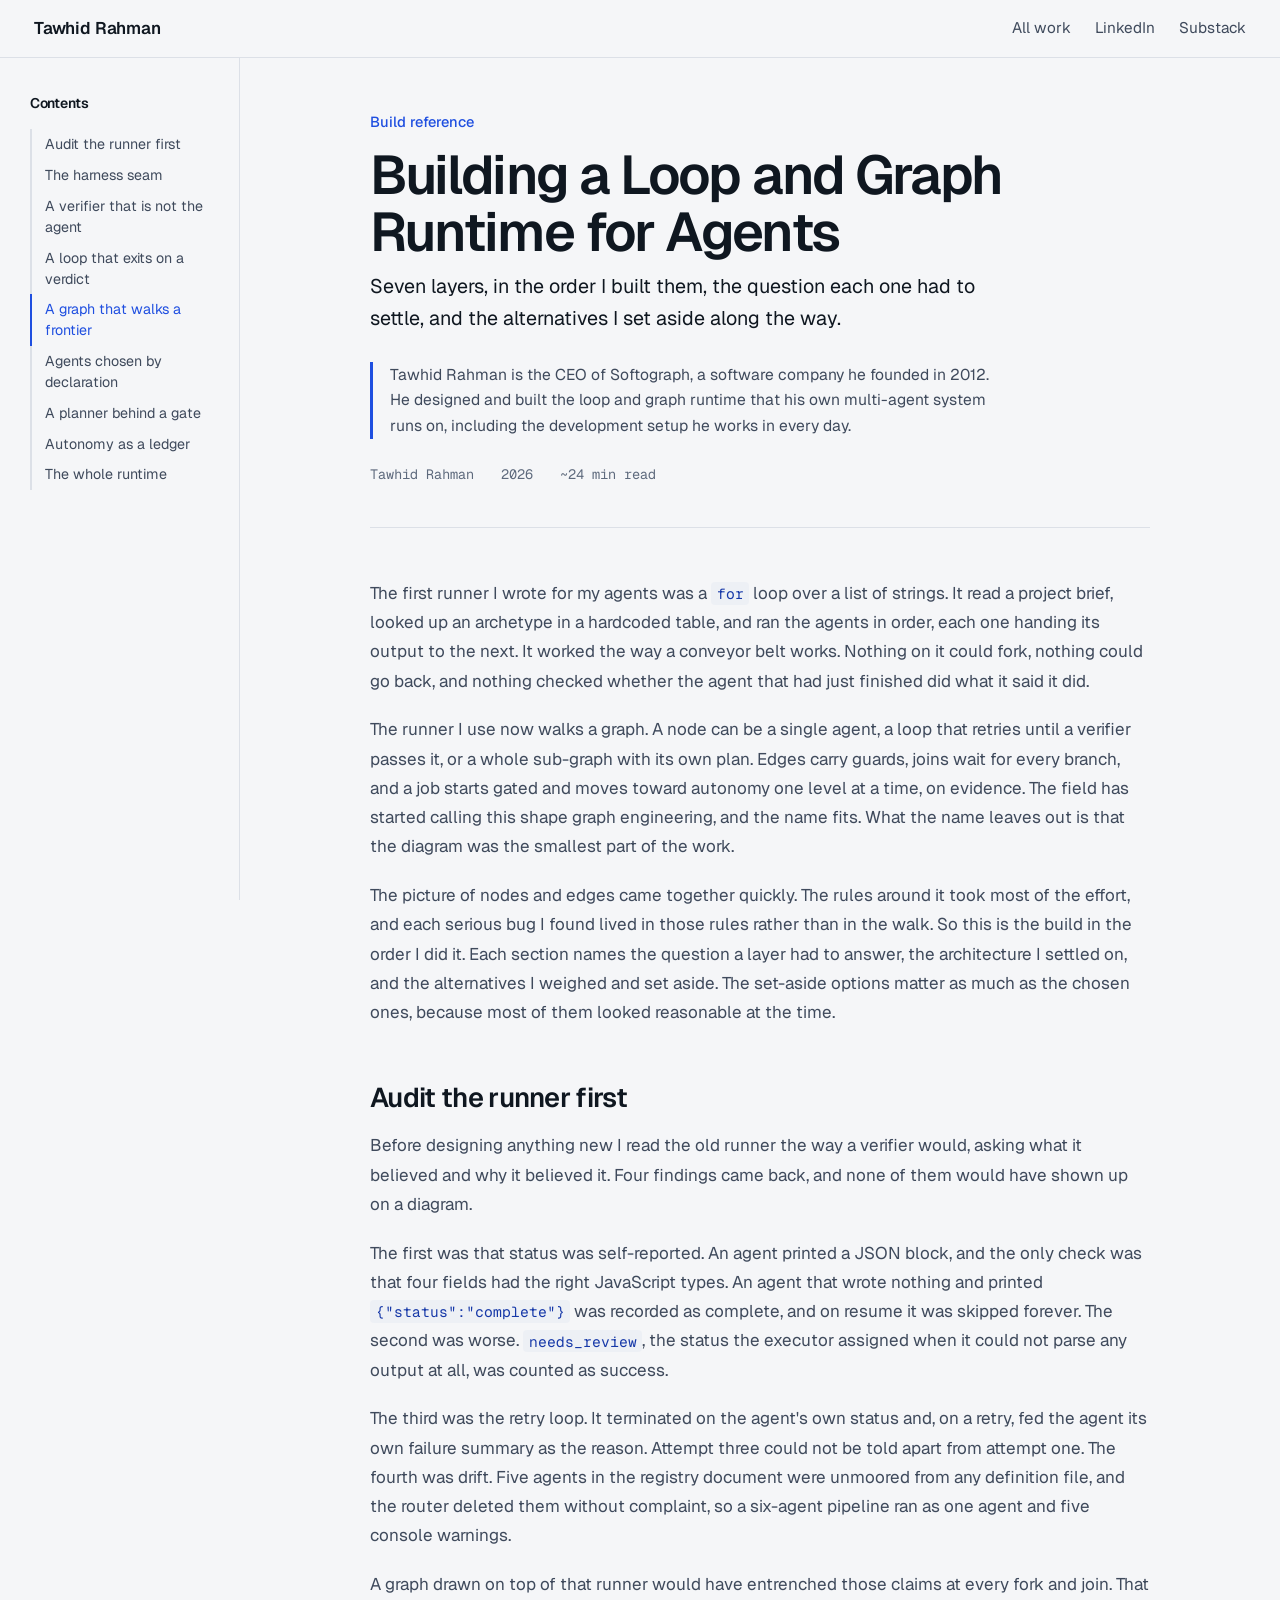
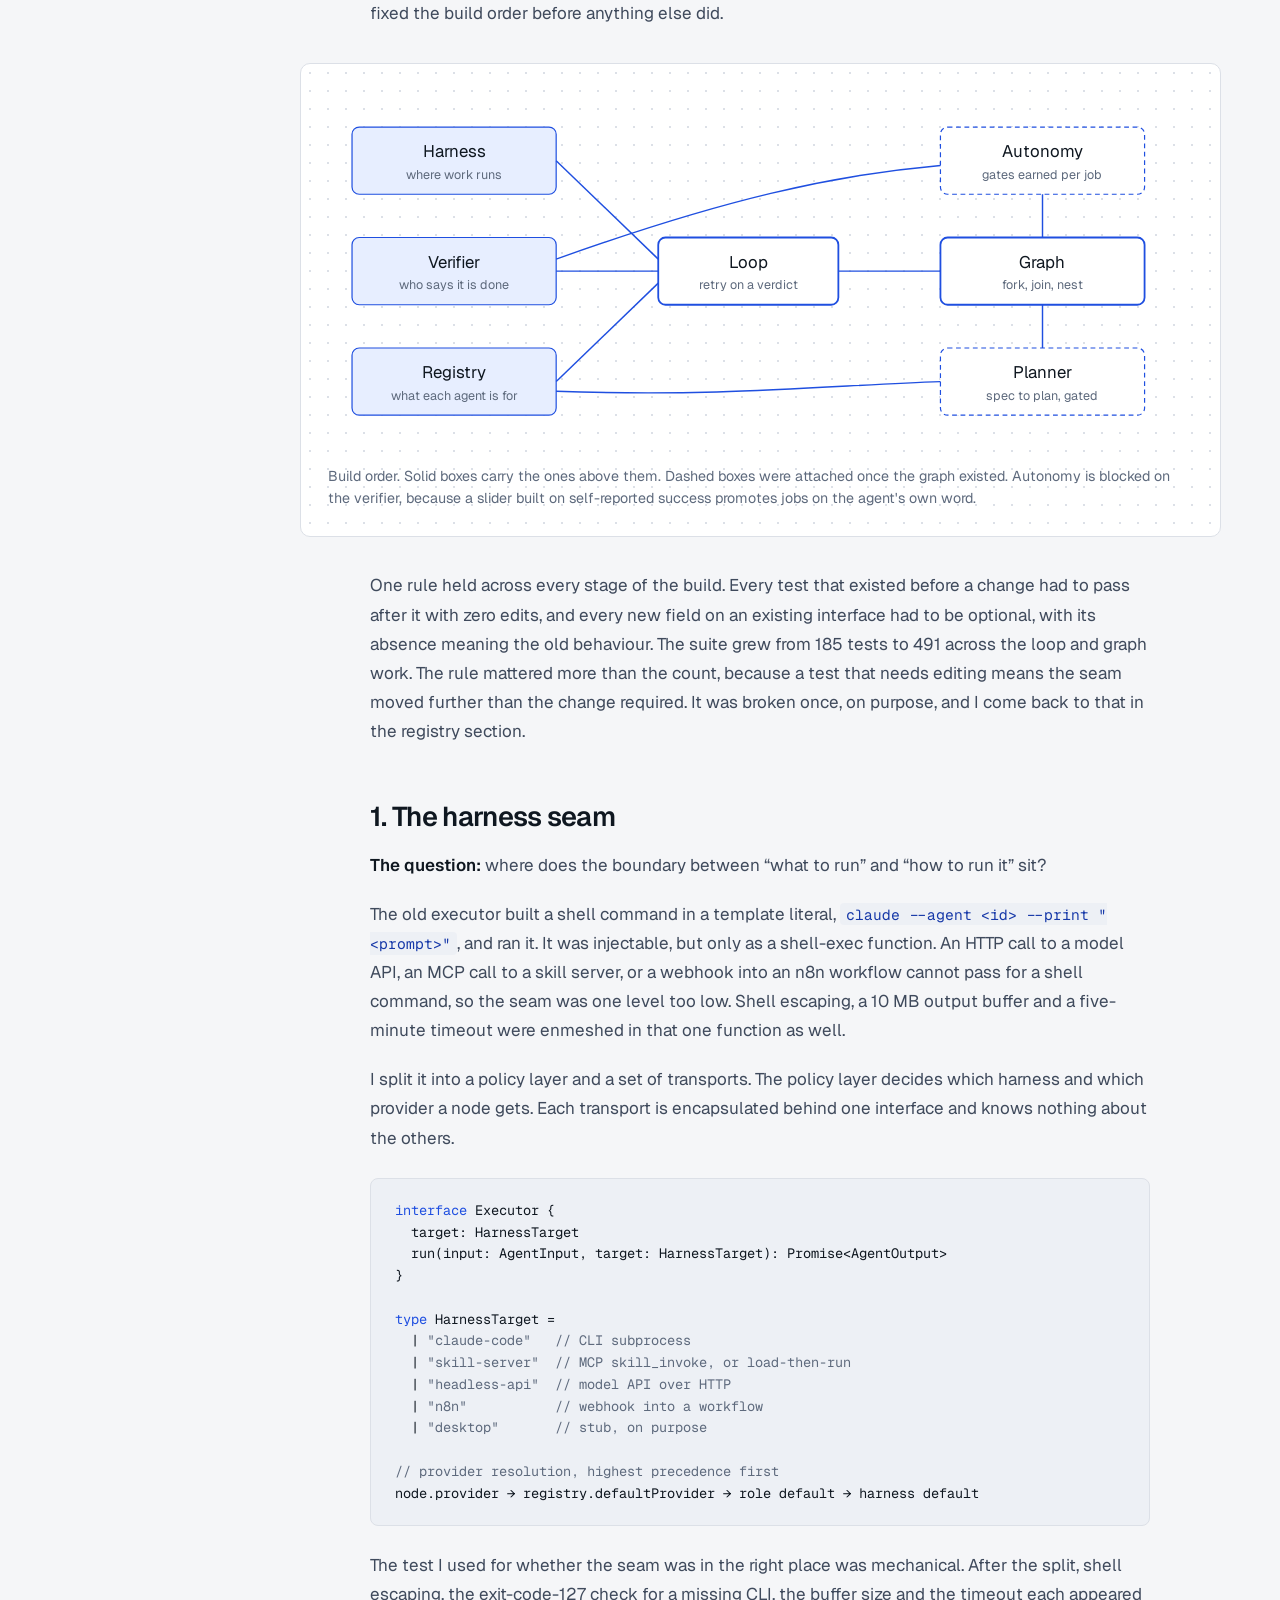
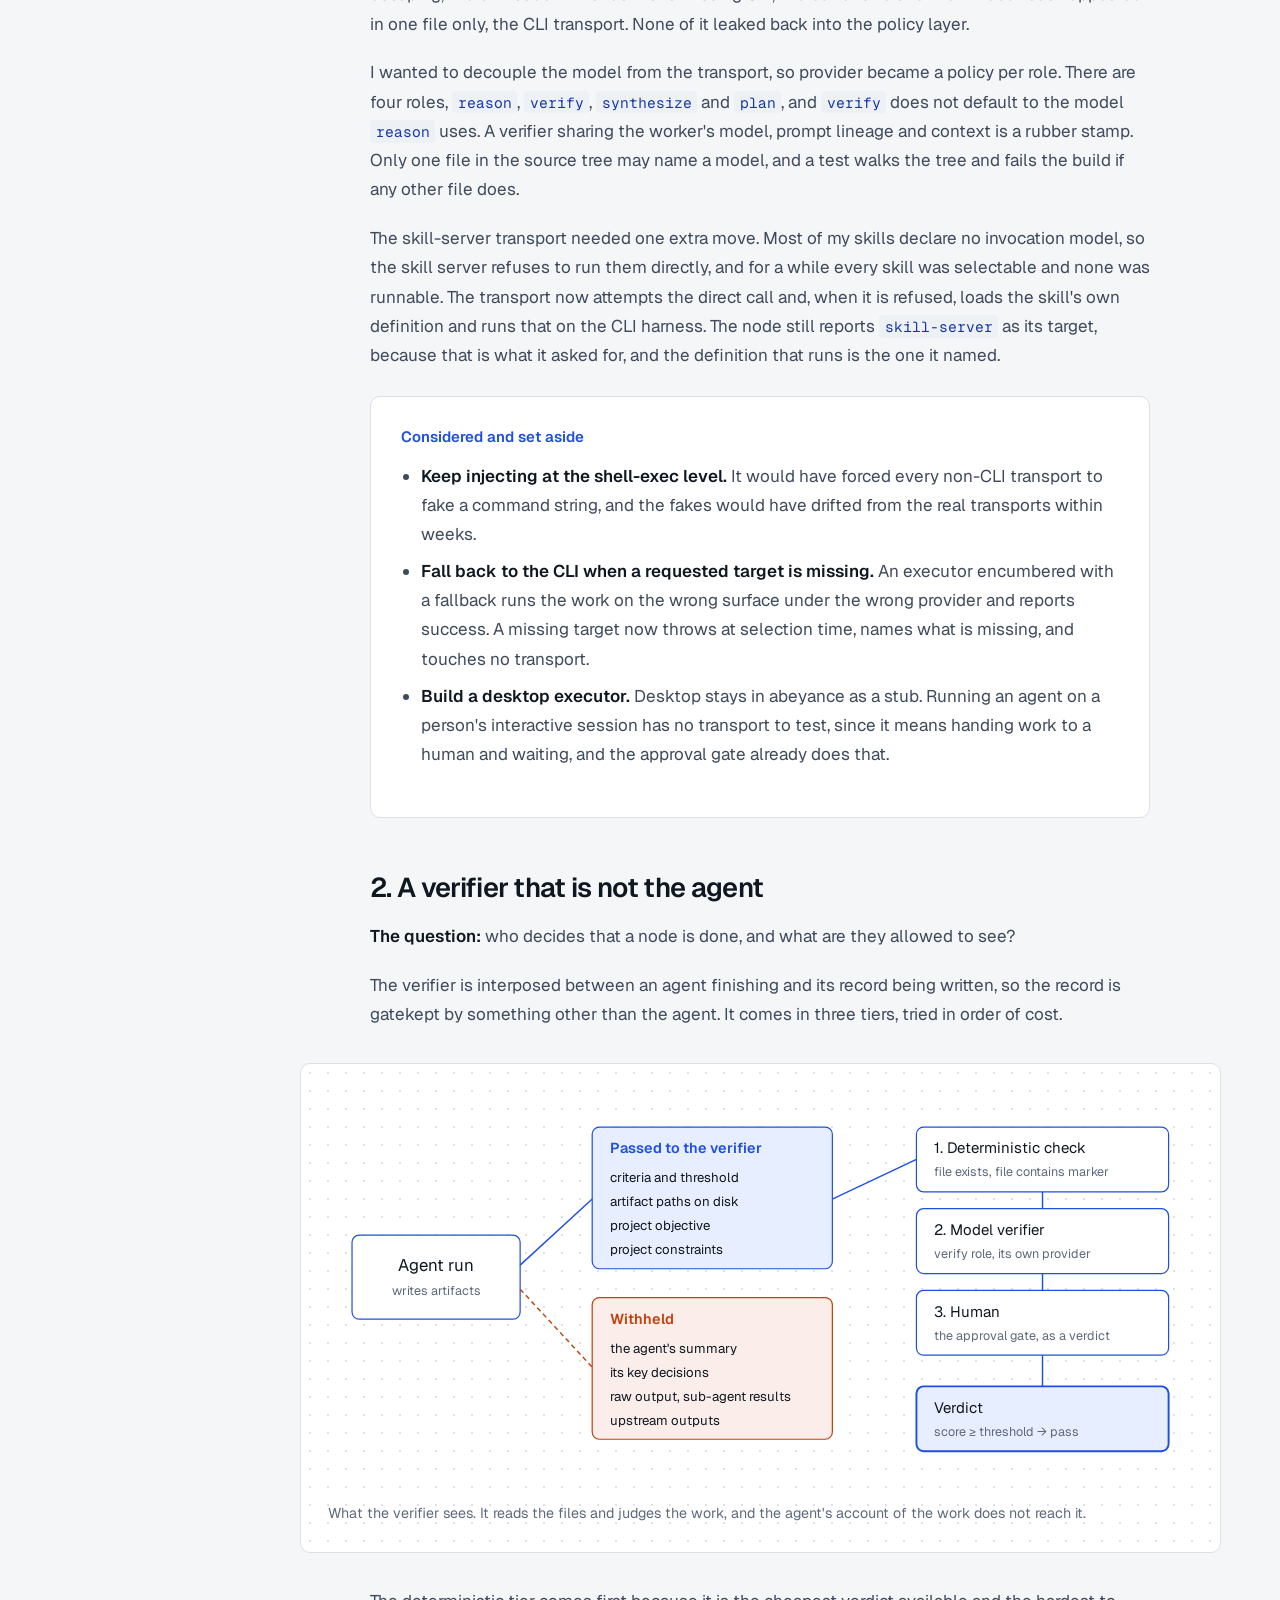
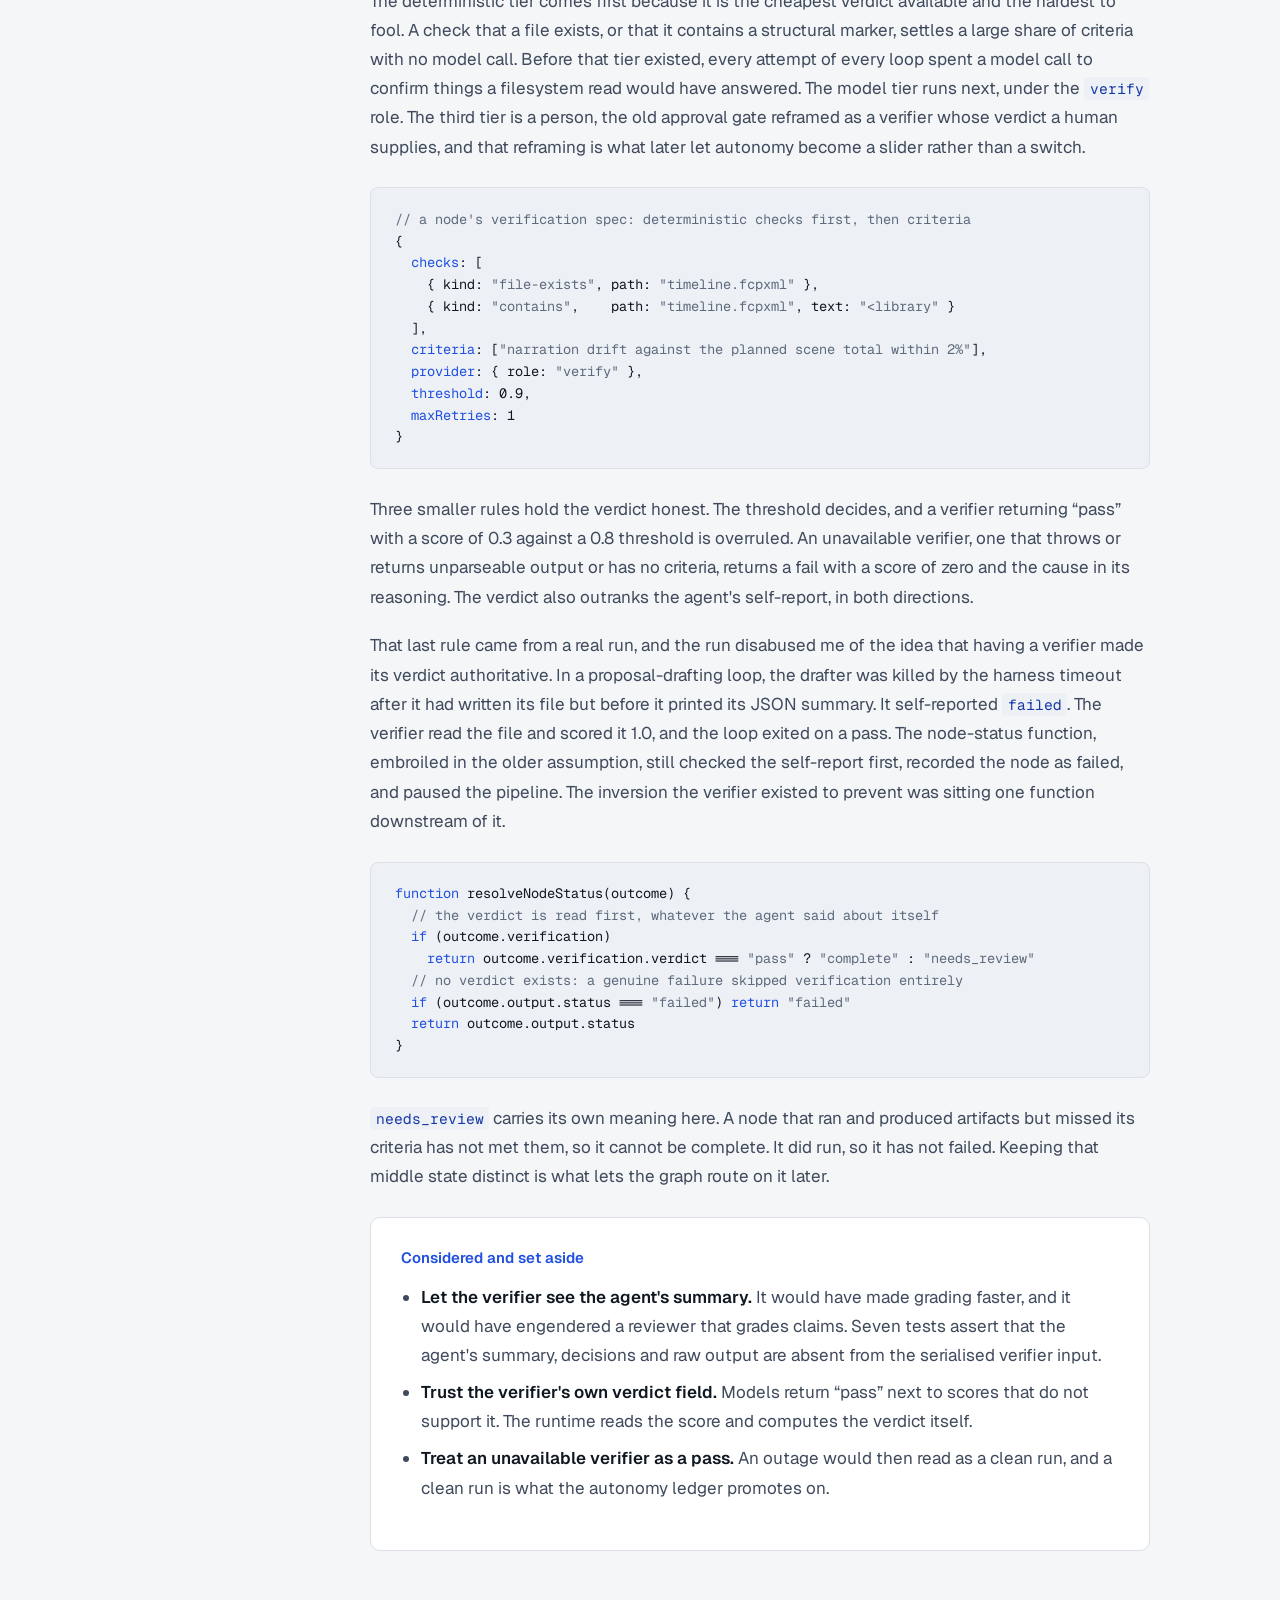
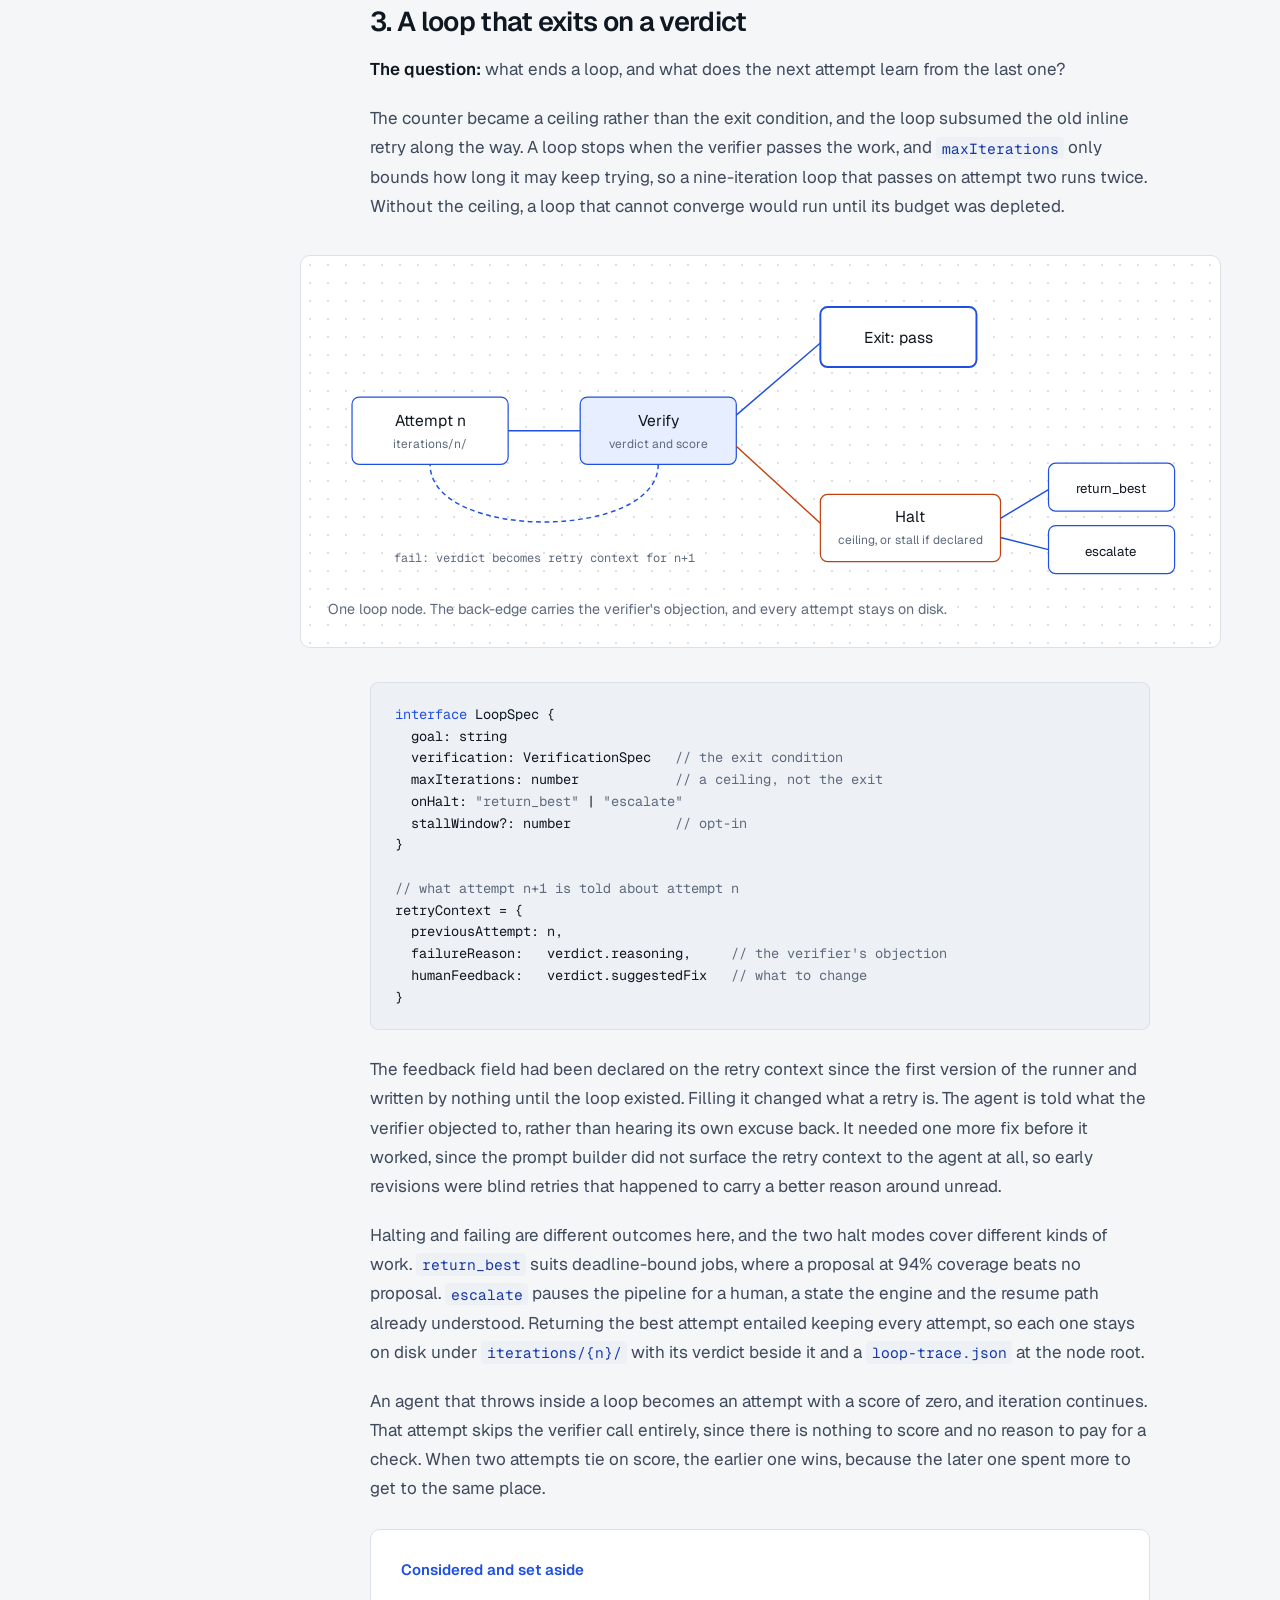
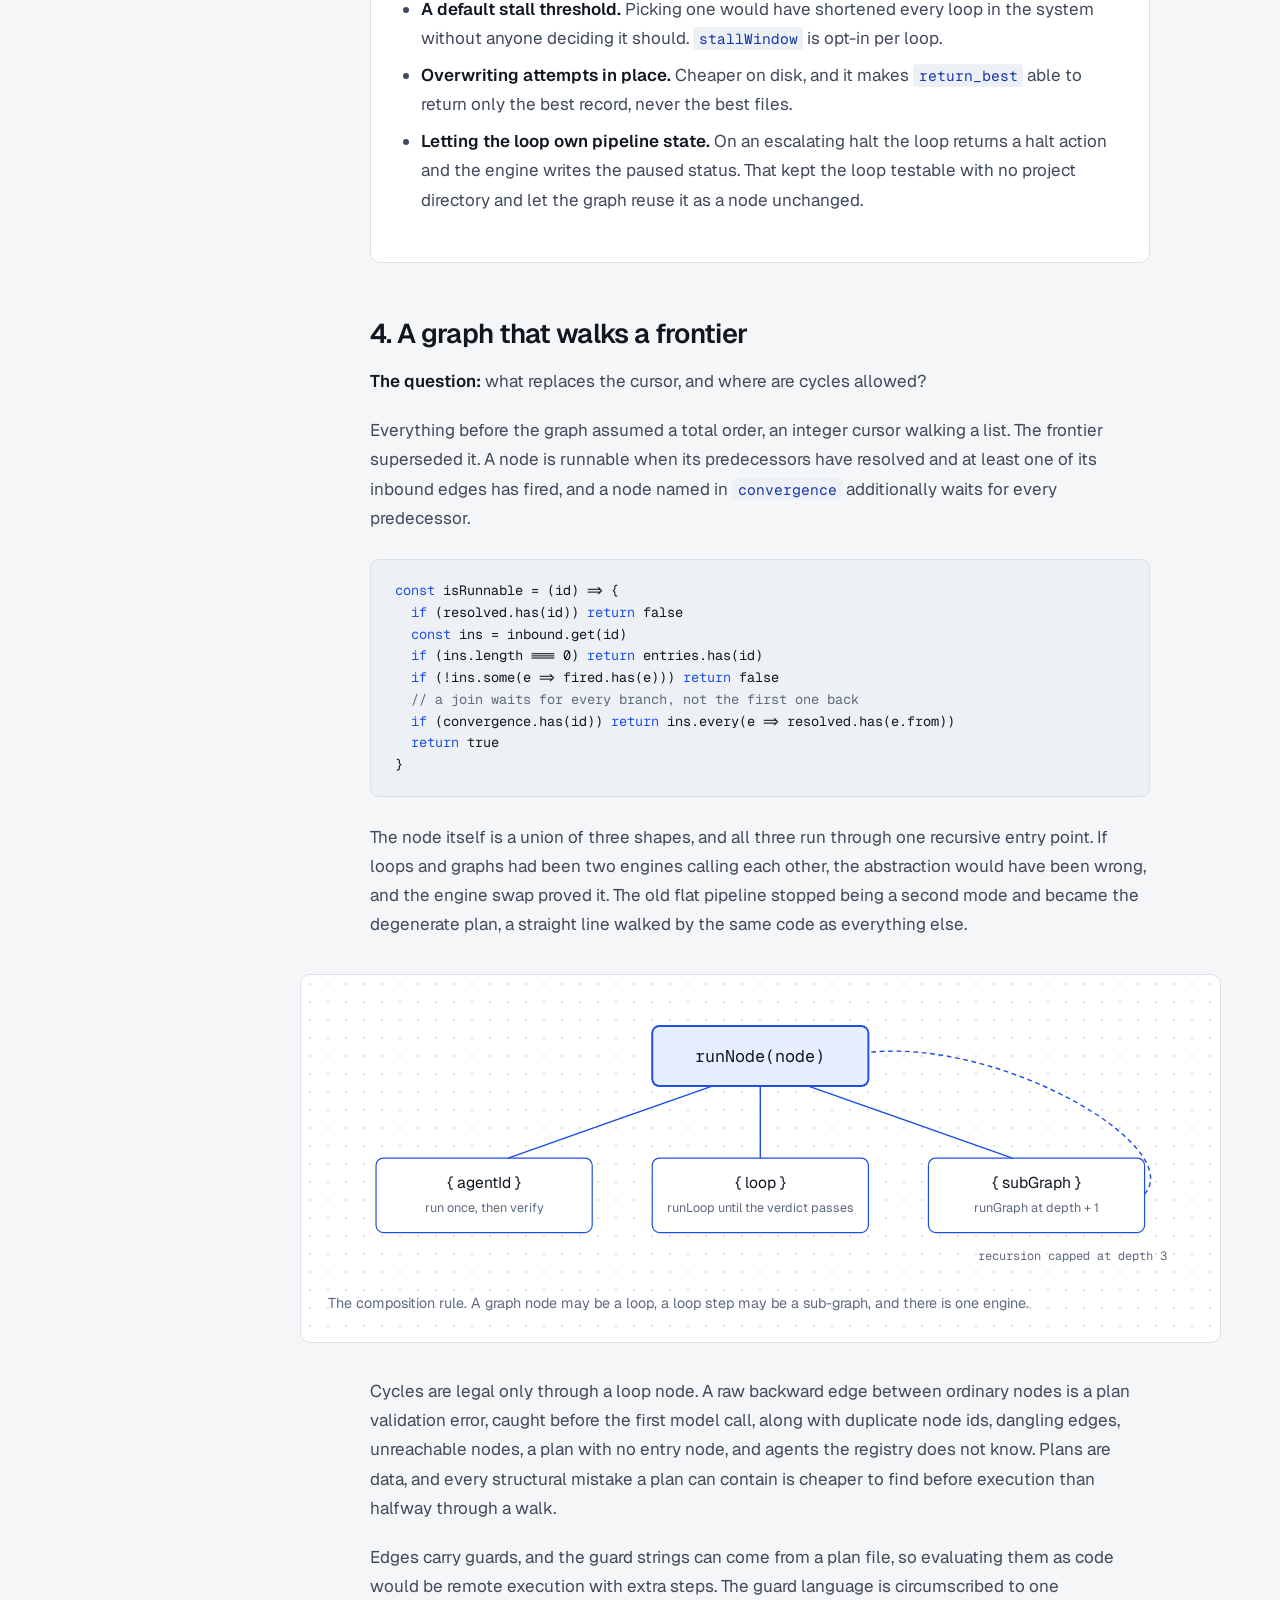
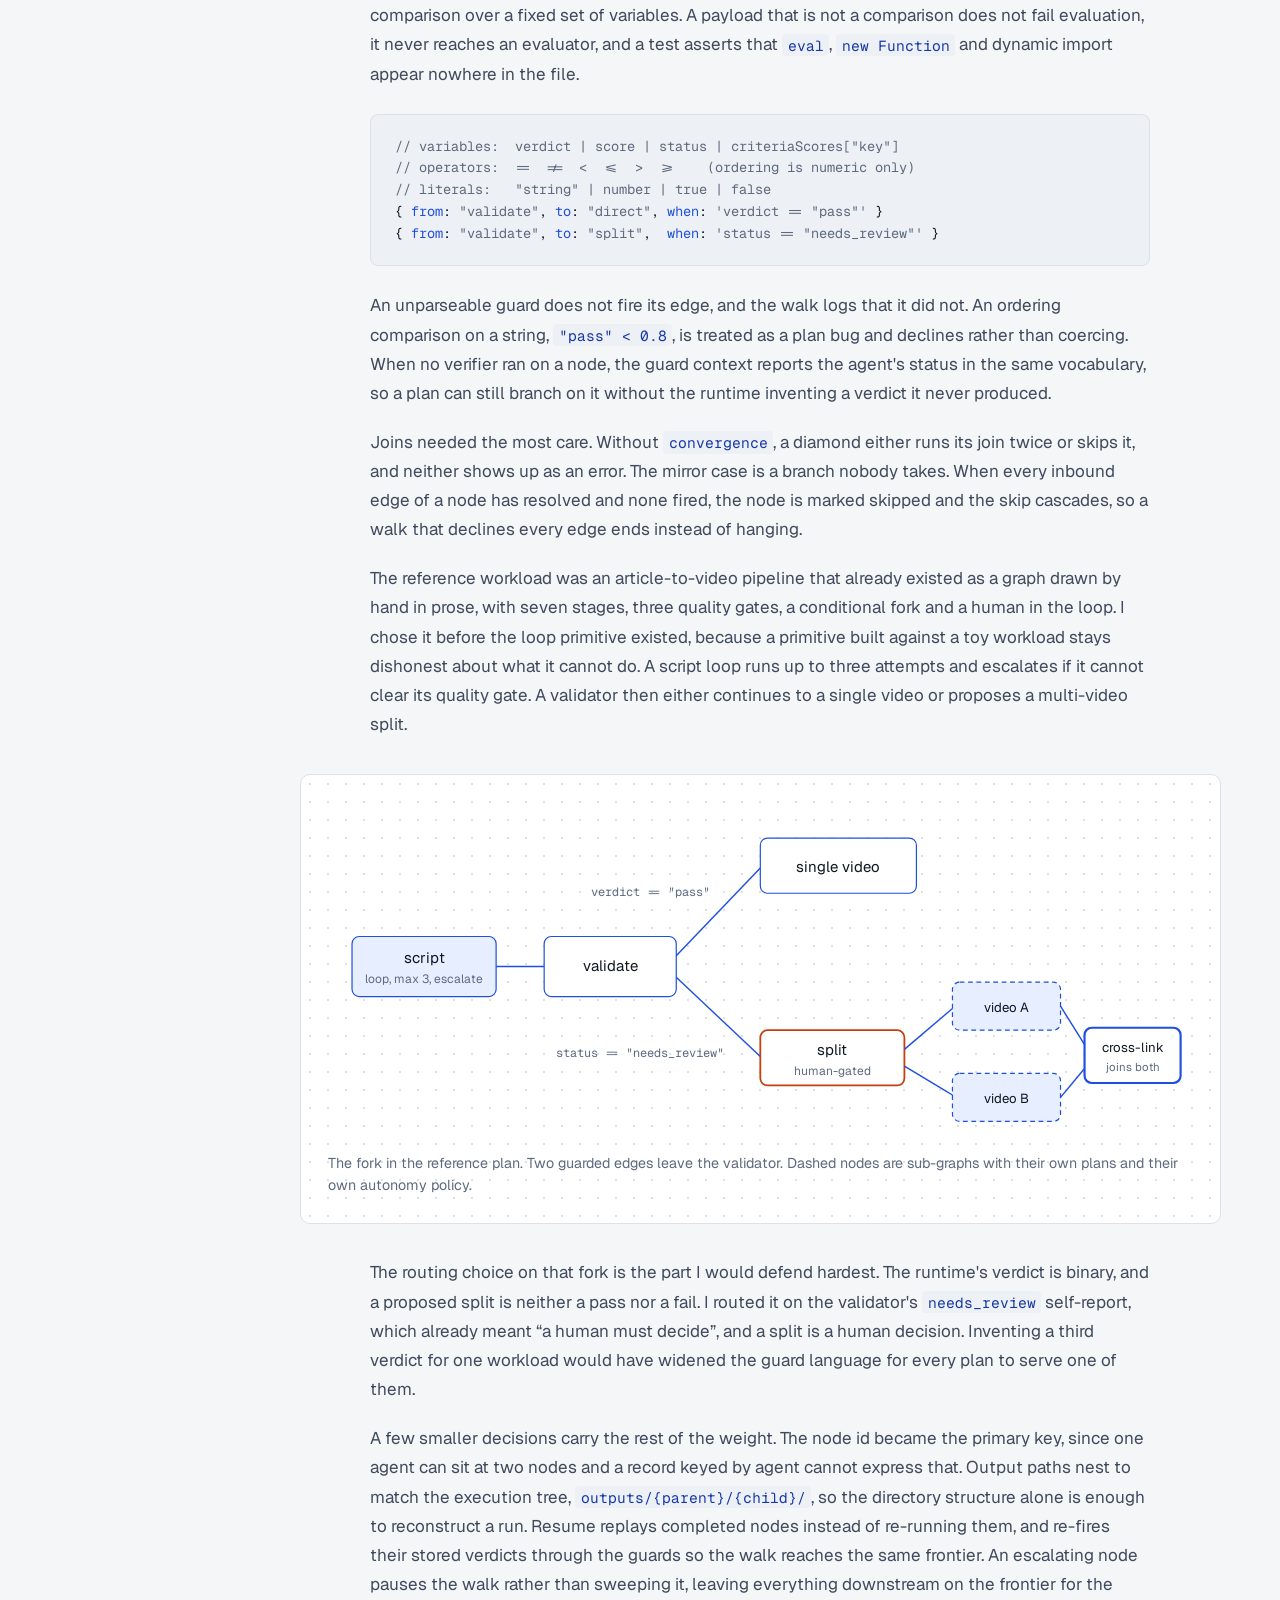
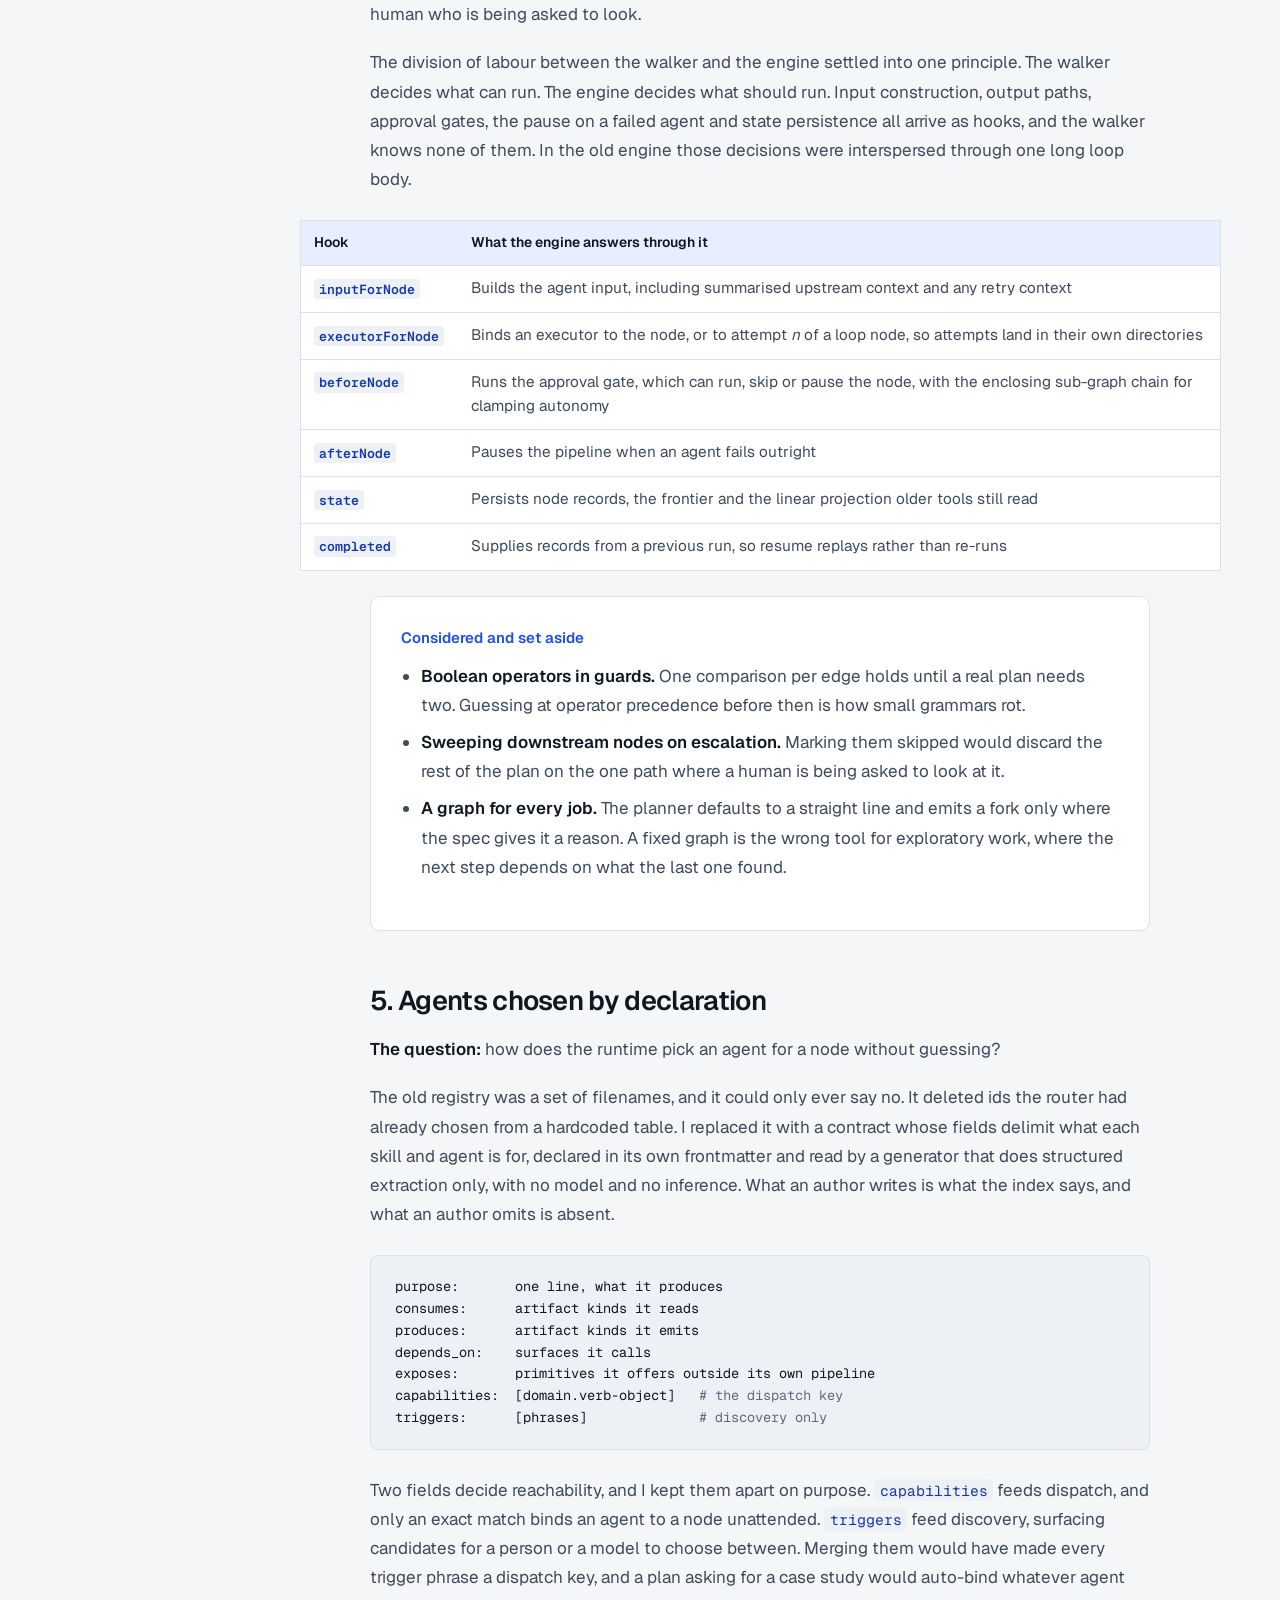
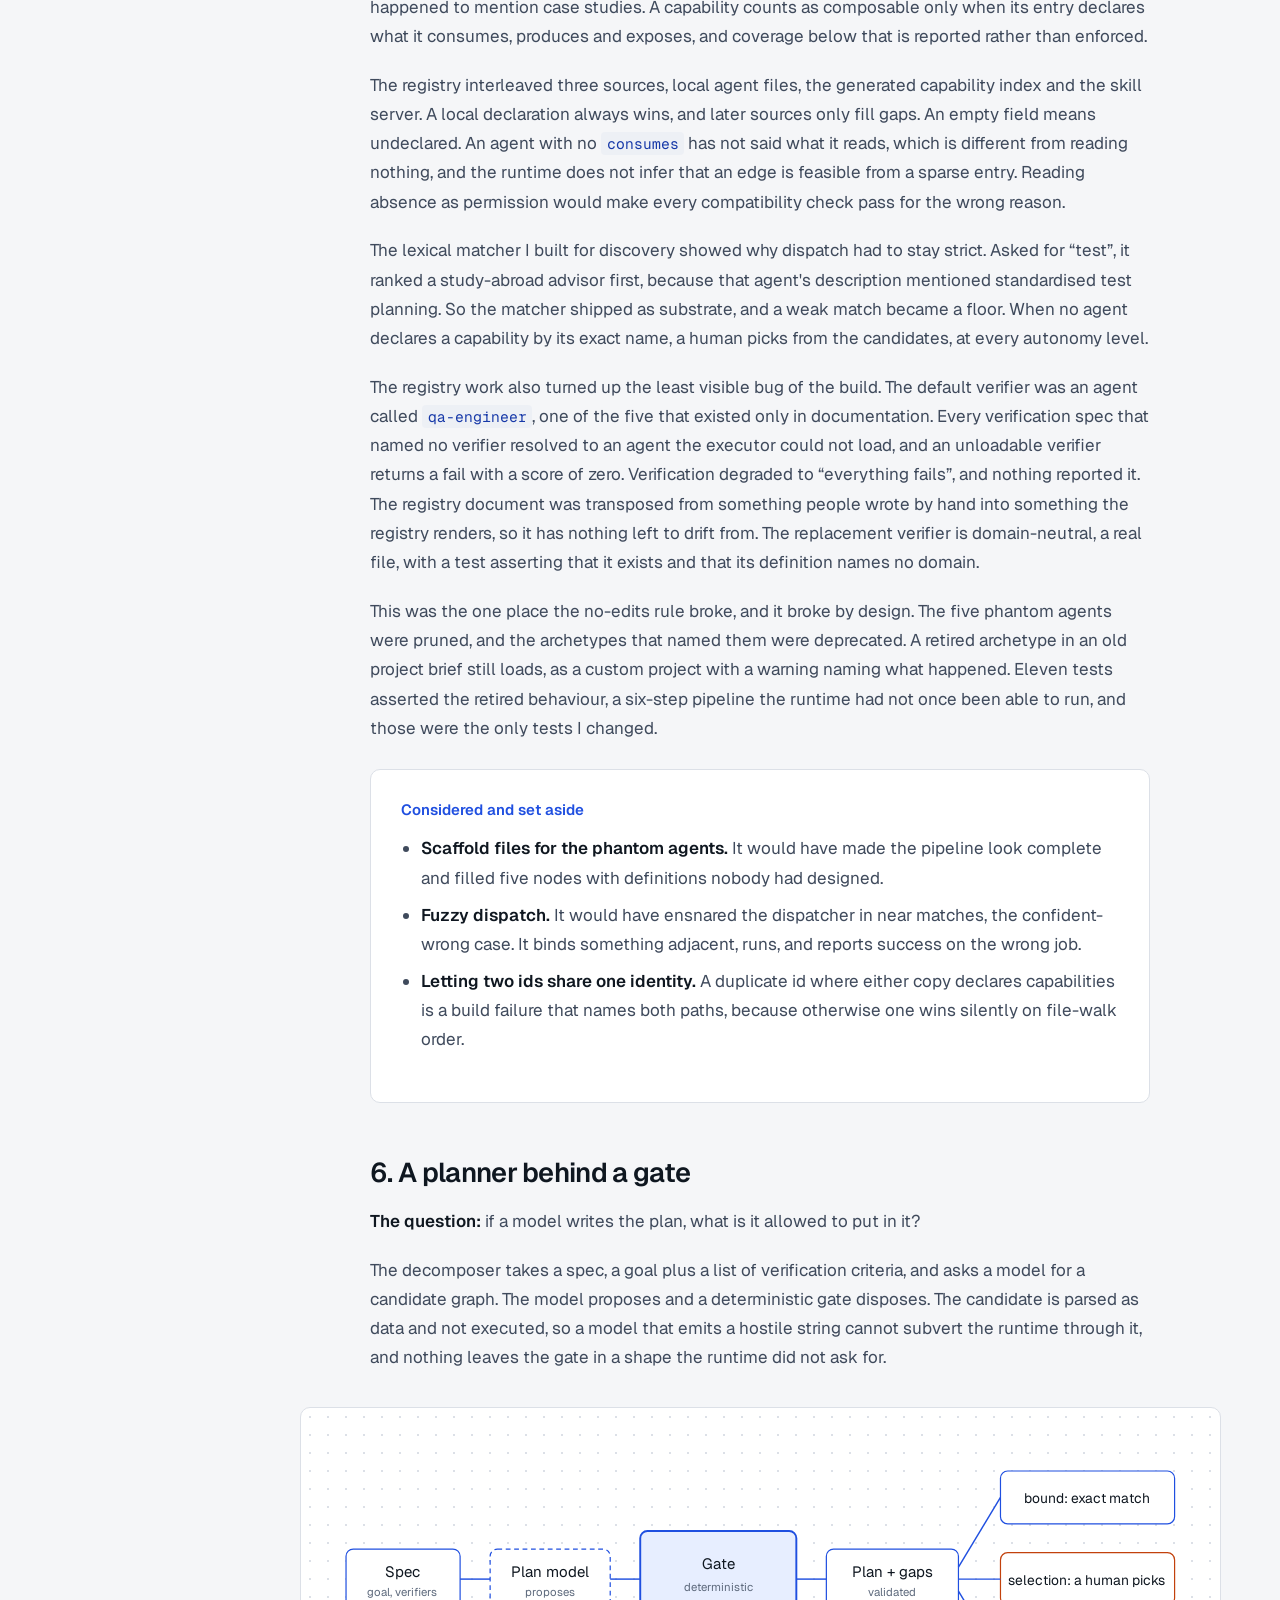
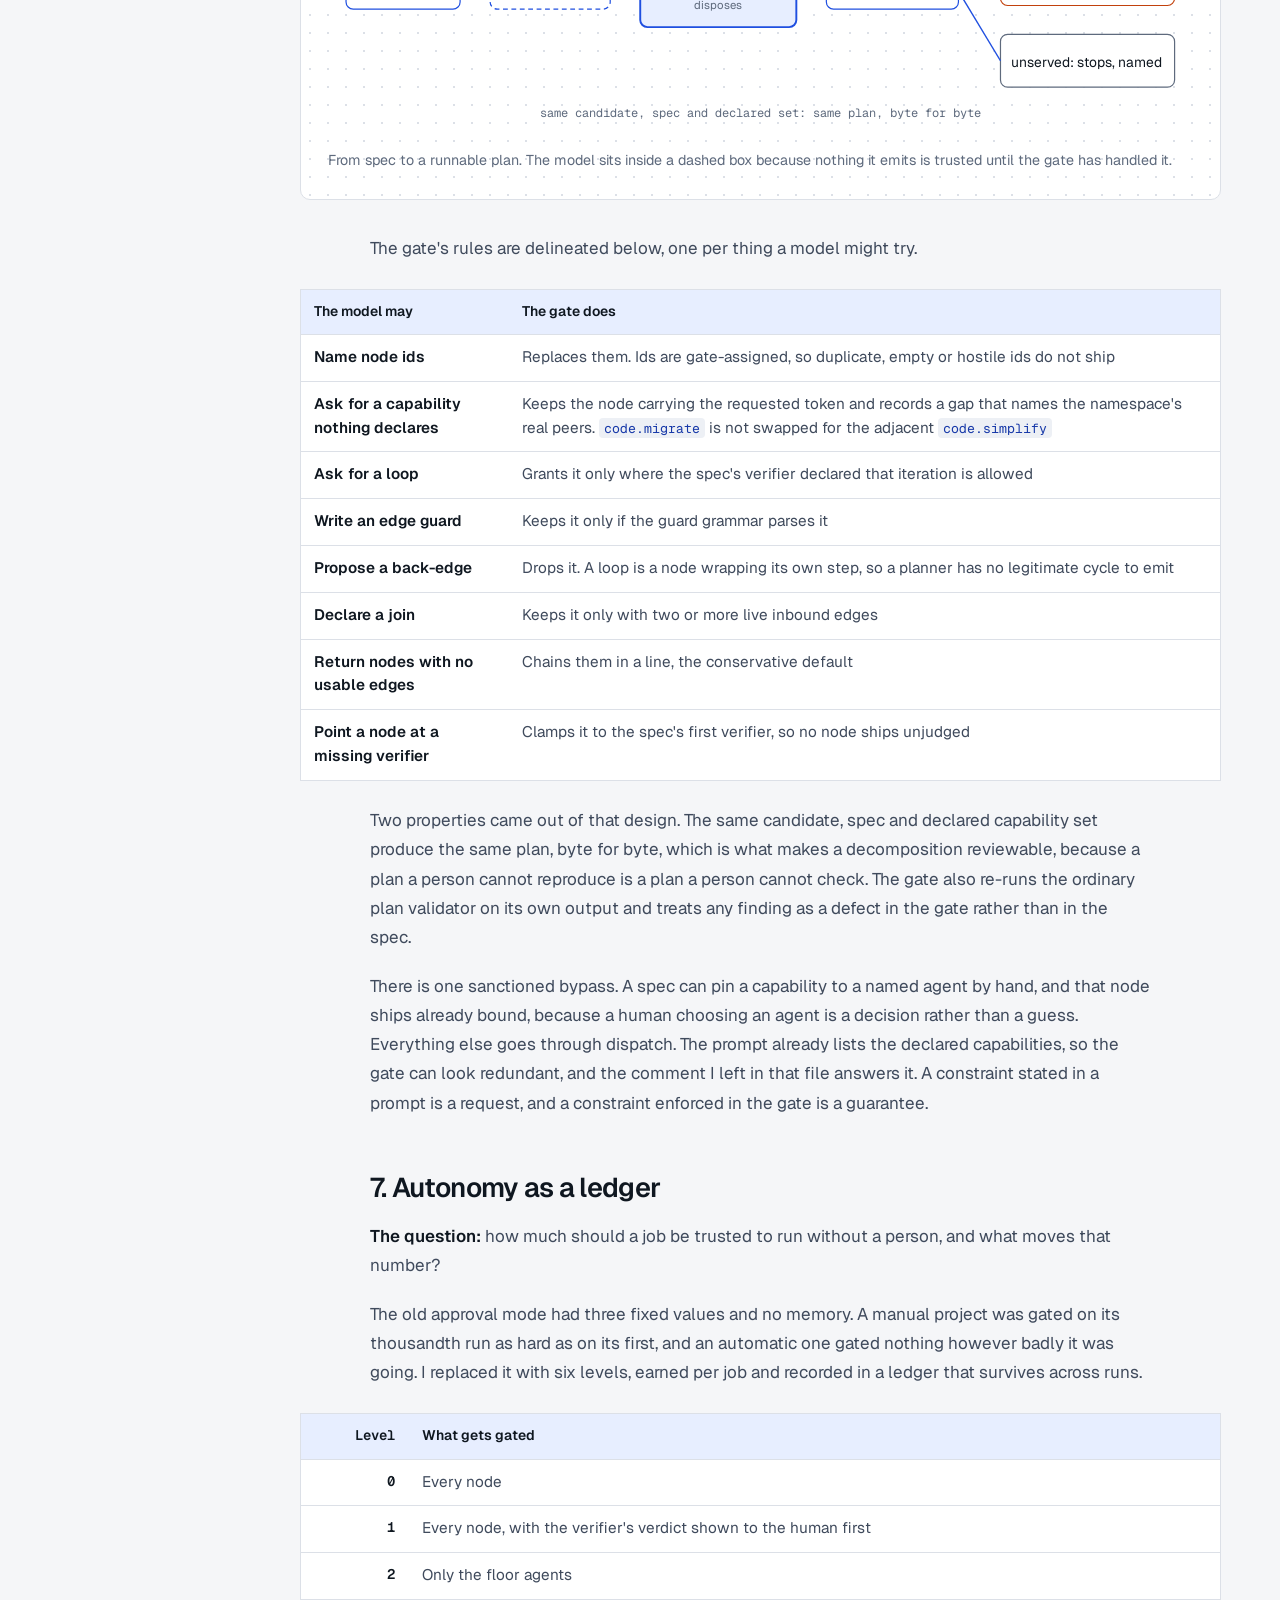
<file: work/loop-graph-runtime.html>
<!DOCTYPE html>
<html lang="en" data-theme="light">
<head>
<meta charset="UTF-8">
<meta name="viewport" content="width=device-width, initial-scale=1.0">
<title>Building a Loop and Graph Runtime for Agents | Tawhid Rahman</title>
<meta name="description" content="How I turned a linear agent runner into a loop and graph runtime: the build order, the architecture of each layer, and the alternatives I weighed and set aside.">
<meta name="author" content="Tawhid Rahman">
<meta name="keywords" content="graph engineering, loop engineering, agent orchestration, multi-agent runtime, verifier, agent autonomy, AI architecture">
<meta property="og:title" content="Building a Loop and Graph Runtime for Agents">
<meta property="og:description" content="Harness, verifier, loop, graph, registry, planner and autonomy ledger: how each layer of an agent runtime was designed, and what each one had to settle.">
<meta property="og:type" content="article">
<meta property="og:image" content="https://rahman-tawhid.github.io/assets/og.png">
<meta name="twitter:card" content="summary_large_image">
<link rel="preconnect" href="https://fonts.googleapis.com">
<link rel="preconnect" href="https://fonts.gstatic.com" crossorigin>
<link href="https://fonts.googleapis.com/css2?family=Geist:wght@400;500;600&family=Geist+Mono:wght@400;500&display=swap" rel="stylesheet">
<link rel="stylesheet" href="/assets/site.css">
</head>
<body>

<header class="site-header">
  <a class="brand" href="/"><span class="brand-name">Tawhid Rahman</span></a>
  <div class="header-controls">
    <a class="header-link" href="/">All work</a>
    <a class="header-link" href="https://www.linkedin.com/in/tawhidurr/" target="_blank" rel="noopener">LinkedIn</a>
    <a class="header-link" href="https://substack.com/@tawhidr" target="_blank" rel="noopener">Substack</a>
  </div>
</header>

<div class="page-wrapper">

<nav class="toc-rail" aria-label="Table of contents">
  <h3>Contents</h3>
  <a href="#audit">Audit the runner first</a>
  <a href="#harness">The harness seam</a>
  <a href="#verifier">A verifier that is not the agent</a>
  <a href="#loop">A loop that exits on a verdict</a>
  <a href="#graph">A graph that walks a frontier</a>
  <a href="#registry">Agents chosen by declaration</a>
  <a href="#planner">A planner behind a gate</a>
  <a href="#autonomy">Autonomy as a ledger</a>
  <a href="#whole">The whole runtime</a>
</nav>

<main class="main-content">

  <section class="hero">
    <p class="hero-eyebrow">Build reference</p>
    <h1>Building a Loop and Graph Runtime for Agents</h1>
    <p class="hero-subtitle">Seven layers, in the order I built them, the question each one had to settle, and the alternatives I set aside along the way.</p>
    <p class="hero-author">Tawhid Rahman is the CEO of Softograph, a software company he founded in 2012. He designed and built the loop and graph runtime that his own multi-agent system runs on, including the development setup he works in every day.</p>
    <div class="hero-meta">
      <span>Tawhid Rahman</span>
      <span>2026</span>
      <span>~24 min read</span>
    </div>
  </section>

  <p>The first runner I wrote for my agents was a <code>for</code> loop over a list of strings. It read a project brief, looked up an archetype in a hardcoded table, and ran the agents in order, each one handing its output to the next. It worked the way a conveyor belt works. Nothing on it could fork, nothing could go back, and nothing checked whether the agent that had just finished did what it said it did.</p>

  <p>The runner I use now walks a graph. A node can be a single agent, a loop that retries until a verifier passes it, or a whole sub-graph with its own plan. Edges carry guards, joins wait for every branch, and a job starts gated and moves toward autonomy one level at a time, on evidence. The field has started calling this shape graph engineering, and the name fits. What the name leaves out is that the diagram was the smallest part of the work.</p>

  <p>The picture of nodes and edges came together quickly. The rules around it took most of the effort, and each serious bug I found lived in those rules rather than in the walk. So this is the build in the order I did it. Each section names the question a layer had to answer, the architecture I settled on, and the alternatives I weighed and set aside. The set-aside options matter as much as the chosen ones, because most of them looked reasonable at the time.</p>

  <h2 id="audit">Audit the runner first</h2>

  <p>Before designing anything new I read the old runner the way a verifier would, asking what it believed and why it believed it. Four findings came back, and none of them would have shown up on a diagram.</p>

  <p>The first was that status was self-reported. An agent printed a JSON block, and the only check was that four fields had the right JavaScript types. An agent that wrote nothing and printed <code>{"status":"complete"}</code> was recorded as complete, and on resume it was skipped forever. The second was worse. <code>needs_review</code>, the status the executor assigned when it could not parse any output at all, was counted as success.</p>

  <p>The third was the retry loop. It terminated on the agent's own status and, on a retry, fed the agent its own failure summary as the reason. Attempt three could not be told apart from attempt one. The fourth was drift. Five agents in the registry document were unmoored from any definition file, and the router deleted them without complaint, so a six-agent pipeline ran as one agent and five console warnings.</p>

  <p>A graph drawn on top of that runner would have entrenched those claims at every fork and join. That fixed the build order before anything else did.</p>

  <div class="diagram-wrapper">
    <svg viewBox="0 0 720 300" xmlns="http://www.w3.org/2000/svg" role="img" aria-label="Build order: harness, verifier and registry first, then loop, then graph, with autonomy and planner attached after the graph existed">
      <g font-family="Geist,sans-serif">
        <rect x="20" y="30" width="170" height="56" rx="6" fill="#E7EEFF" stroke="#1F4FE0"/>
        <text x="105" y="55" text-anchor="middle" font-size="14" fill="currentColor">Harness</text>
        <text x="105" y="73" text-anchor="middle" font-size="10.5" fill="#5E6A7D">where work runs</text>
        <rect x="20" y="122" width="170" height="56" rx="6" fill="#E7EEFF" stroke="#1F4FE0"/>
        <text x="105" y="147" text-anchor="middle" font-size="14" fill="currentColor">Verifier</text>
        <text x="105" y="165" text-anchor="middle" font-size="10.5" fill="#5E6A7D">who says it is done</text>
        <rect x="20" y="214" width="170" height="56" rx="6" fill="#E7EEFF" stroke="#1F4FE0"/>
        <text x="105" y="239" text-anchor="middle" font-size="14" fill="currentColor">Registry</text>
        <text x="105" y="257" text-anchor="middle" font-size="10.5" fill="#5E6A7D">what each agent is for</text>
        <rect x="275" y="122" width="150" height="56" rx="6" fill="#FFFFFF" stroke="#1F4FE0" stroke-width="1.5"/>
        <text x="350" y="147" text-anchor="middle" font-size="14" fill="currentColor">Loop</text>
        <text x="350" y="165" text-anchor="middle" font-size="10.5" fill="#5E6A7D">retry on a verdict</text>
        <rect x="510" y="122" width="170" height="56" rx="6" fill="#FFFFFF" stroke="#1F4FE0" stroke-width="1.5"/>
        <text x="595" y="147" text-anchor="middle" font-size="14" fill="currentColor">Graph</text>
        <text x="595" y="165" text-anchor="middle" font-size="10.5" fill="#5E6A7D">fork, join, nest</text>
        <rect x="510" y="30" width="170" height="56" rx="6" fill="#FFFFFF" stroke="#1F4FE0" stroke-dasharray="4,3"/>
        <text x="595" y="55" text-anchor="middle" font-size="14" fill="currentColor">Autonomy</text>
        <text x="595" y="73" text-anchor="middle" font-size="10.5" fill="#5E6A7D">gates earned per job</text>
        <rect x="510" y="214" width="170" height="56" rx="6" fill="#FFFFFF" stroke="#1F4FE0" stroke-dasharray="4,3"/>
        <text x="595" y="239" text-anchor="middle" font-size="14" fill="currentColor">Planner</text>
        <text x="595" y="257" text-anchor="middle" font-size="10.5" fill="#5E6A7D">spec to plan, gated</text>
      </g>
      <g stroke="#1F4FE0" stroke-width="1.2" fill="none">
        <path d="M190 58 L275 140"/>
        <path d="M190 150 L275 150"/>
        <path d="M190 242 L275 160"/>
        <path d="M425 150 L510 150"/>
        <path d="M595 122 L595 86"/>
        <path d="M595 178 L595 214"/>
        <path d="M190 140 C 330 90, 420 70, 510 62"/>
        <path d="M190 250 C 330 255, 420 245, 510 242"/>
      </g>
    </svg>
    <div class="diagram-caption">Build order. Solid boxes carry the ones above them. Dashed boxes were attached once the graph existed. Autonomy is blocked on the verifier, because a slider built on self-reported success promotes jobs on the agent's own word.</div>
  </div>

  <p>One rule held across every stage of the build. Every test that existed before a change had to pass after it with zero edits, and every new field on an existing interface had to be optional, with its absence meaning the old behaviour. The suite grew from 185 tests to 491 across the loop and graph work. The rule mattered more than the count, because a test that needs editing means the seam moved further than the change required. It was broken once, on purpose, and I come back to that in the registry section.</p>

  <h2 id="harness">1. The harness seam</h2>

  <p><strong>The question:</strong> where does the boundary between &ldquo;what to run&rdquo; and &ldquo;how to run it&rdquo; sit?</p>

  <p>The old executor built a shell command in a template literal, <code>claude --agent &lt;id&gt; --print "&lt;prompt&gt;"</code>, and ran it. It was injectable, but only as a shell-exec function. An HTTP call to a model API, an MCP call to a skill server, or a webhook into an n8n workflow cannot pass for a shell command, so the seam was one level too low. Shell escaping, a 10 MB output buffer and a five-minute timeout were enmeshed in that one function as well.</p>

  <p>I split it into a policy layer and a set of transports. The policy layer decides which harness and which provider a node gets. Each transport is encapsulated behind one interface and knows nothing about the others.</p>

  <pre><code><span class="k">interface</span> Executor {
  target: HarnessTarget
  run(input: AgentInput, target: HarnessTarget): Promise&lt;AgentOutput&gt;
}

<span class="k">type</span> HarnessTarget =
  | <span class="c">"claude-code"</span>   <span class="c">// CLI subprocess</span>
  | <span class="c">"skill-server"</span>  <span class="c">// MCP skill_invoke, or load-then-run</span>
  | <span class="c">"headless-api"</span>  <span class="c">// model API over HTTP</span>
  | <span class="c">"n8n"</span>           <span class="c">// webhook into a workflow</span>
  | <span class="c">"desktop"</span>       <span class="c">// stub, on purpose</span>

<span class="c">// provider resolution, highest precedence first</span>
node.provider → registry.defaultProvider → role default → harness default</code></pre>

  <p>The test I used for whether the seam was in the right place was mechanical. After the split, shell escaping, the exit-code-127 check for a missing CLI, the buffer size and the timeout each appeared in one file only, the CLI transport. None of it leaked back into the policy layer.</p>

  <p>I wanted to decouple the model from the transport, so provider became a policy per role. There are four roles, <code>reason</code>, <code>verify</code>, <code>synthesize</code> and <code>plan</code>, and <code>verify</code> does not default to the model <code>reason</code> uses. A verifier sharing the worker's model, prompt lineage and context is a rubber stamp. Only one file in the source tree may name a model, and a test walks the tree and fails the build if any other file does.</p>

  <p>The skill-server transport needed one extra move. Most of my skills declare no invocation model, so the skill server refuses to run them directly, and for a while every skill was selectable and none was runnable. The transport now attempts the direct call and, when it is refused, loads the skill's own definition and runs that on the CLI harness. The node still reports <code>skill-server</code> as its target, because that is what it asked for, and the definition that runs is the one it named.</p>

  <div class="arch-card">
    <h4>Considered and set aside</h4>
    <ul class="plain">
      <li><strong>Keep injecting at the shell-exec level.</strong> It would have forced every non-CLI transport to fake a command string, and the fakes would have drifted from the real transports within weeks.</li>
      <li><strong>Fall back to the CLI when a requested target is missing.</strong> An executor encumbered with a fallback runs the work on the wrong surface under the wrong provider and reports success. A missing target now throws at selection time, names what is missing, and touches no transport.</li>
      <li><strong>Build a desktop executor.</strong> Desktop stays in abeyance as a stub. Running an agent on a person's interactive session has no transport to test, since it means handing work to a human and waiting, and the approval gate already does that.</li>
    </ul>
  </div>

  <h2 id="verifier">2. A verifier that is not the agent</h2>

  <p><strong>The question:</strong> who decides that a node is done, and what are they allowed to see?</p>

  <p>The verifier is interposed between an agent finishing and its record being written, so the record is gatekept by something other than the agent. It comes in three tiers, tried in order of cost.</p>

  <div class="diagram-wrapper">
    <svg viewBox="0 0 720 330" xmlns="http://www.w3.org/2000/svg" role="img" aria-label="Verifier isolation: the agent output is split, criteria and artifact paths go to the verifier, while the agent's summary, decisions, raw output and upstream context are withheld. Three verifier tiers are tried in order: deterministic, model, human">
      <g font-family="Geist,sans-serif" fill="currentColor">
        <rect x="20" y="120" width="140" height="70" rx="6" fill="#FFFFFF" stroke="#1F4FE0"/>
        <text x="90" y="150" text-anchor="middle" font-size="14">Agent run</text>
        <text x="90" y="170" text-anchor="middle" font-size="10.5" fill="#5E6A7D">writes artifacts</text>

        <rect x="220" y="30" width="200" height="118" rx="6" fill="#E7EEFF" stroke="#1F4FE0"/>
        <text x="235" y="52" font-size="12" font-weight="600" fill="#1F4FE0">Passed to the verifier</text>
        <text x="235" y="76" font-size="11">criteria and threshold</text>
        <text x="235" y="96" font-size="11">artifact paths on disk</text>
        <text x="235" y="116" font-size="11">project objective</text>
        <text x="235" y="136" font-size="11">project constraints</text>

        <rect x="220" y="172" width="200" height="118" rx="6" fill="#FBEDE9" stroke="#C2410C"/>
        <text x="235" y="194" font-size="12" font-weight="600" fill="#C2410C">Withheld</text>
        <text x="235" y="218" font-size="11">the agent's summary</text>
        <text x="235" y="238" font-size="11">its key decisions</text>
        <text x="235" y="258" font-size="11">raw output, sub-agent results</text>
        <text x="235" y="278" font-size="11">upstream outputs</text>

        <rect x="490" y="30" width="210" height="54" rx="6" fill="#FFFFFF" stroke="#1F4FE0"/>
        <text x="505" y="52" font-size="12.5">1. Deterministic check</text>
        <text x="505" y="71" font-size="10.5" fill="#5E6A7D">file exists, file contains marker</text>
        <rect x="490" y="98" width="210" height="54" rx="6" fill="#FFFFFF" stroke="#1F4FE0"/>
        <text x="505" y="120" font-size="12.5">2. Model verifier</text>
        <text x="505" y="139" font-size="10.5" fill="#5E6A7D">verify role, its own provider</text>
        <rect x="490" y="166" width="210" height="54" rx="6" fill="#FFFFFF" stroke="#1F4FE0"/>
        <text x="505" y="188" font-size="12.5">3. Human</text>
        <text x="505" y="207" font-size="10.5" fill="#5E6A7D">the approval gate, as a verdict</text>

        <rect x="490" y="246" width="210" height="54" rx="6" fill="#E7EEFF" stroke="#1F4FE0" stroke-width="1.6"/>
        <text x="505" y="268" font-size="12.5">Verdict</text>
        <text x="505" y="287" font-size="10.5" fill="#5E6A7D">score ≥ threshold → pass</text>
      </g>
      <g stroke="#1F4FE0" stroke-width="1.2" fill="none">
        <path d="M160 145 L220 90"/>
        <path d="M160 165 L220 230" stroke="#C2410C" stroke-dasharray="4,3"/>
        <path d="M420 90 L490 57"/>
        <path d="M595 84 L595 98"/>
        <path d="M595 152 L595 166"/>
        <path d="M595 220 L595 246"/>
      </g>
    </svg>
    <div class="diagram-caption">What the verifier sees. It reads the files and judges the work, and the agent's account of the work does not reach it.</div>
  </div>

  <p>The deterministic tier comes first because it is the cheapest verdict available and the hardest to fool. A check that a file exists, or that it contains a structural marker, settles a large share of criteria with no model call. Before that tier existed, every attempt of every loop spent a model call to confirm things a filesystem read would have answered. The model tier runs next, under the <code>verify</code> role. The third tier is a person, the old approval gate reframed as a verifier whose verdict a human supplies, and that reframing is what later let autonomy become a slider rather than a switch.</p>

  <pre><code><span class="c">// a node's verification spec: deterministic checks first, then criteria</span>
{
  <span class="k">checks</span>: [
    { kind: <span class="c">"file-exists"</span>, path: <span class="c">"timeline.fcpxml"</span> },
    { kind: <span class="c">"contains"</span>,    path: <span class="c">"timeline.fcpxml"</span>, text: <span class="c">"&lt;library"</span> }
  ],
  <span class="k">criteria</span>: [<span class="c">"narration drift against the planned scene total within 2%"</span>],
  <span class="k">provider</span>: { role: <span class="c">"verify"</span> },
  <span class="k">threshold</span>: 0.9,
  <span class="k">maxRetries</span>: 1
}</code></pre>

  <p>Three smaller rules hold the verdict honest. The threshold decides, and a verifier returning &ldquo;pass&rdquo; with a score of 0.3 against a 0.8 threshold is overruled. An unavailable verifier, one that throws or returns unparseable output or has no criteria, returns a fail with a score of zero and the cause in its reasoning. The verdict also outranks the agent's self-report, in both directions.</p>

  <p>That last rule came from a real run, and the run disabused me of the idea that having a verifier made its verdict authoritative. In a proposal-drafting loop, the drafter was killed by the harness timeout after it had written its file but before it printed its JSON summary. It self-reported <code>failed</code>. The verifier read the file and scored it 1.0, and the loop exited on a pass. The node-status function, embroiled in the older assumption, still checked the self-report first, recorded the node as failed, and paused the pipeline. The inversion the verifier existed to prevent was sitting one function downstream of it.</p>

  <pre><code><span class="k">function</span> resolveNodeStatus(outcome) {
  <span class="c">// the verdict is read first, whatever the agent said about itself</span>
  <span class="k">if</span> (outcome.verification)
    <span class="k">return</span> outcome.verification.verdict === <span class="c">"pass"</span> ? <span class="c">"complete"</span> : <span class="c">"needs_review"</span>
  <span class="c">// no verdict exists: a genuine failure skipped verification entirely</span>
  <span class="k">if</span> (outcome.output.status === <span class="c">"failed"</span>) <span class="k">return</span> <span class="c">"failed"</span>
  <span class="k">return</span> outcome.output.status
}</code></pre>

  <p><code>needs_review</code> carries its own meaning here. A node that ran and produced artifacts but missed its criteria has not met them, so it cannot be complete. It did run, so it has not failed. Keeping that middle state distinct is what lets the graph route on it later.</p>

  <div class="arch-card">
    <h4>Considered and set aside</h4>
    <ul class="plain">
      <li><strong>Let the verifier see the agent's summary.</strong> It would have made grading faster, and it would have engendered a reviewer that grades claims. Seven tests assert that the agent's summary, decisions and raw output are absent from the serialised verifier input.</li>
      <li><strong>Trust the verifier's own verdict field.</strong> Models return &ldquo;pass&rdquo; next to scores that do not support it. The runtime reads the score and computes the verdict itself.</li>
      <li><strong>Treat an unavailable verifier as a pass.</strong> An outage would then read as a clean run, and a clean run is what the autonomy ledger promotes on.</li>
    </ul>
  </div>

  <h2 id="loop">3. A loop that exits on a verdict</h2>

  <p><strong>The question:</strong> what ends a loop, and what does the next attempt learn from the last one?</p>

  <p>The counter became a ceiling rather than the exit condition, and the loop subsumed the old inline retry along the way. A loop stops when the verifier passes the work, and <code>maxIterations</code> only bounds how long it may keep trying, so a nine-iteration loop that passes on attempt two runs twice. Without the ceiling, a loop that cannot converge would run until its budget was depleted.</p>

  <div class="diagram-wrapper">
    <svg viewBox="0 0 720 250" xmlns="http://www.w3.org/2000/svg" role="img" aria-label="Loop internals: attempt n runs, the verifier scores it, pass exits, fail feeds the verdict forward as retry context to attempt n plus one until the ceiling or a stall halts it, then return best or escalate">
      <g font-family="Geist,sans-serif" fill="currentColor">
        <rect x="20" y="95" width="130" height="56" rx="6" fill="#FFFFFF" stroke="#1F4FE0"/>
        <text x="85" y="119" text-anchor="middle" font-size="13">Attempt n</text>
        <text x="85" y="137" text-anchor="middle" font-size="10" fill="#5E6A7D">iterations/n/</text>

        <rect x="210" y="95" width="130" height="56" rx="6" fill="#E7EEFF" stroke="#1F4FE0"/>
        <text x="275" y="119" text-anchor="middle" font-size="13">Verify</text>
        <text x="275" y="137" text-anchor="middle" font-size="10" fill="#5E6A7D">verdict and score</text>

        <rect x="410" y="20" width="130" height="50" rx="6" fill="#FFFFFF" stroke="#1F4FE0" stroke-width="1.6"/>
        <text x="475" y="50" text-anchor="middle" font-size="13">Exit: pass</text>

        <rect x="410" y="176" width="150" height="56" rx="6" fill="#FFFFFF" stroke="#C2410C"/>
        <text x="485" y="199" text-anchor="middle" font-size="13">Halt</text>
        <text x="485" y="217" text-anchor="middle" font-size="10" fill="#5E6A7D">ceiling, or stall if declared</text>

        <rect x="600" y="150" width="105" height="40" rx="6" fill="#FFFFFF" stroke="#1F4FE0"/>
        <text x="652" y="175" text-anchor="middle" font-size="11">return_best</text>
        <rect x="600" y="202" width="105" height="40" rx="6" fill="#FFFFFF" stroke="#1F4FE0"/>
        <text x="652" y="227" text-anchor="middle" font-size="11">escalate</text>
      </g>
      <g stroke="#1F4FE0" stroke-width="1.2" fill="none">
        <path d="M150 123 L210 123"/>
        <path d="M340 110 L410 50"/>
        <path d="M340 136 L410 200" stroke="#C2410C"/>
        <path d="M560 196 L600 172"/>
        <path d="M560 212 L600 222"/>
        <path d="M275 151 C 275 215, 85 215, 85 151" stroke-dasharray="4,3"/>
      </g>
      <text x="180" y="232" text-anchor="middle" font-family="Geist Mono,monospace" font-size="10" fill="#5E6A7D">fail: verdict becomes retry context for n+1</text>
    </svg>
    <div class="diagram-caption">One loop node. The back-edge carries the verifier's objection, and every attempt stays on disk.</div>
  </div>

  <pre><code><span class="k">interface</span> LoopSpec {
  goal: string
  verification: VerificationSpec   <span class="c">// the exit condition</span>
  maxIterations: number            <span class="c">// a ceiling, not the exit</span>
  onHalt: <span class="c">"return_best"</span> | <span class="c">"escalate"</span>
  stallWindow?: number             <span class="c">// opt-in</span>
}

<span class="c">// what attempt n+1 is told about attempt n</span>
retryContext = {
  previousAttempt: n,
  failureReason:   verdict.reasoning,     <span class="c">// the verifier's objection</span>
  humanFeedback:   verdict.suggestedFix   <span class="c">// what to change</span>
}</code></pre>

  <p>The feedback field had been declared on the retry context since the first version of the runner and written by nothing until the loop existed. Filling it changed what a retry is. The agent is told what the verifier objected to, rather than hearing its own excuse back. It needed one more fix before it worked, since the prompt builder did not surface the retry context to the agent at all, so early revisions were blind retries that happened to carry a better reason around unread.</p>

  <p>Halting and failing are different outcomes here, and the two halt modes cover different kinds of work. <code>return_best</code> suits deadline-bound jobs, where a proposal at 94% coverage beats no proposal. <code>escalate</code> pauses the pipeline for a human, a state the engine and the resume path already understood. Returning the best attempt entailed keeping every attempt, so each one stays on disk under <code>iterations/{n}/</code> with its verdict beside it and a <code>loop-trace.json</code> at the node root.</p>

  <p>An agent that throws inside a loop becomes an attempt with a score of zero, and iteration continues. That attempt skips the verifier call entirely, since there is nothing to score and no reason to pay for a check. When two attempts tie on score, the earlier one wins, because the later one spent more to get to the same place.</p>

  <div class="arch-card">
    <h4>Considered and set aside</h4>
    <ul class="plain">
      <li><strong>A default stall threshold.</strong> Picking one would have shortened every loop in the system without anyone deciding it should. <code>stallWindow</code> is opt-in per loop.</li>
      <li><strong>Overwriting attempts in place.</strong> Cheaper on disk, and it makes <code>return_best</code> able to return only the best record, never the best files.</li>
      <li><strong>Letting the loop own pipeline state.</strong> On an escalating halt the loop returns a halt action and the engine writes the paused status. That kept the loop testable with no project directory and let the graph reuse it as a node unchanged.</li>
    </ul>
  </div>

  <h2 id="graph">4. A graph that walks a frontier</h2>

  <p><strong>The question:</strong> what replaces the cursor, and where are cycles allowed?</p>

  <p>Everything before the graph assumed a total order, an integer cursor walking a list. The frontier superseded it. A node is runnable when its predecessors have resolved and at least one of its inbound edges has fired, and a node named in <code>convergence</code> additionally waits for every predecessor.</p>

  <pre><code><span class="k">const</span> isRunnable = (id) =&gt; {
  <span class="k">if</span> (resolved.has(id)) <span class="k">return</span> false
  <span class="k">const</span> ins = inbound.get(id)
  <span class="k">if</span> (ins.length === 0) <span class="k">return</span> entries.has(id)
  <span class="k">if</span> (!ins.some(e =&gt; fired.has(e))) <span class="k">return</span> false
  <span class="c">// a join waits for every branch, not the first one back</span>
  <span class="k">if</span> (convergence.has(id)) <span class="k">return</span> ins.every(e =&gt; resolved.has(e.from))
  <span class="k">return</span> true
}</code></pre>

  <p>The node itself is a union of three shapes, and all three run through one recursive entry point. If loops and graphs had been two engines calling each other, the abstraction would have been wrong, and the engine swap proved it. The old flat pipeline stopped being a second mode and became the degenerate plan, a straight line walked by the same code as everything else.</p>

  <div class="diagram-wrapper">
    <svg viewBox="0 0 720 230" xmlns="http://www.w3.org/2000/svg" role="img" aria-label="One recursive entry point, runNode, dispatches to three arms: an agent node, a loop node, or a sub-graph node which calls runGraph, which calls runNode again, bounded at depth three">
      <g font-family="Geist,sans-serif" fill="currentColor">
        <rect x="270" y="20" width="180" height="50" rx="6" fill="#E7EEFF" stroke="#1F4FE0" stroke-width="1.6"/>
        <text x="360" y="50" text-anchor="middle" font-size="14" font-family="Geist Mono,monospace">runNode(node)</text>

        <rect x="40" y="130" width="180" height="62" rx="6" fill="#FFFFFF" stroke="#1F4FE0"/>
        <text x="130" y="155" text-anchor="middle" font-size="13">{ agentId }</text>
        <text x="130" y="175" text-anchor="middle" font-size="10.5" fill="#5E6A7D">run once, then verify</text>

        <rect x="270" y="130" width="180" height="62" rx="6" fill="#FFFFFF" stroke="#1F4FE0"/>
        <text x="360" y="155" text-anchor="middle" font-size="13">{ loop }</text>
        <text x="360" y="175" text-anchor="middle" font-size="10.5" fill="#5E6A7D">runLoop until the verdict passes</text>

        <rect x="500" y="130" width="180" height="62" rx="6" fill="#FFFFFF" stroke="#1F4FE0"/>
        <text x="590" y="155" text-anchor="middle" font-size="13">{ subGraph }</text>
        <text x="590" y="175" text-anchor="middle" font-size="10.5" fill="#5E6A7D">runGraph at depth + 1</text>
      </g>
      <g stroke="#1F4FE0" stroke-width="1.2" fill="none">
        <path d="M320 70 L150 130"/>
        <path d="M360 70 L360 130"/>
        <path d="M400 70 L570 130"/>
        <path d="M680 160 C 715 120, 560 30, 450 42" stroke-dasharray="4,3"/>
      </g>
      <text x="620" y="215" text-anchor="middle" font-family="Geist Mono,monospace" font-size="10" fill="#5E6A7D">recursion capped at depth 3</text>
    </svg>
    <div class="diagram-caption">The composition rule. A graph node may be a loop, a loop step may be a sub-graph, and there is one engine.</div>
  </div>

  <p>Cycles are legal only through a loop node. A raw backward edge between ordinary nodes is a plan validation error, caught before the first model call, along with duplicate node ids, dangling edges, unreachable nodes, a plan with no entry node, and agents the registry does not know. Plans are data, and every structural mistake a plan can contain is cheaper to find before execution than halfway through a walk.</p>

  <p>Edges carry guards, and the guard strings can come from a plan file, so evaluating them as code would be remote execution with extra steps. The guard language is circumscribed to one comparison over a fixed set of variables. A payload that is not a comparison does not fail evaluation, it never reaches an evaluator, and a test asserts that <code>eval</code>, <code>new Function</code> and dynamic import appear nowhere in the file.</p>

  <pre><code><span class="c">// variables:  verdict | score | status | criteriaScores["key"]</span>
<span class="c">// operators:  ==  !=  &lt;  &lt;=  &gt;  &gt;=    (ordering is numeric only)</span>
<span class="c">// literals:   "string" | number | true | false</span>
{ <span class="k">from</span>: <span class="c">"validate"</span>, <span class="k">to</span>: <span class="c">"direct"</span>, <span class="k">when</span>: <span class="c">'verdict == "pass"'</span> }
{ <span class="k">from</span>: <span class="c">"validate"</span>, <span class="k">to</span>: <span class="c">"split"</span>,  <span class="k">when</span>: <span class="c">'status == "needs_review"'</span> }</code></pre>

  <p>An unparseable guard does not fire its edge, and the walk logs that it did not. An ordering comparison on a string, <code>"pass" &lt; 0.8</code>, is treated as a plan bug and declines rather than coercing. When no verifier ran on a node, the guard context reports the agent's status in the same vocabulary, so a plan can still branch on it without the runtime inventing a verdict it never produced.</p>

  <p>Joins needed the most care. Without <code>convergence</code>, a diamond either runs its join twice or skips it, and neither shows up as an error. The mirror case is a branch nobody takes. When every inbound edge of a node has resolved and none fired, the node is marked skipped and the skip cascades, so a walk that declines every edge ends instead of hanging.</p>

  <p>The reference workload was an article-to-video pipeline that already existed as a graph drawn by hand in prose, with seven stages, three quality gates, a conditional fork and a human in the loop. I chose it before the loop primitive existed, because a primitive built against a toy workload stays dishonest about what it cannot do. A script loop runs up to three attempts and escalates if it cannot clear its quality gate. A validator then either continues to a single video or proposes a multi-video split.</p>

  <div class="diagram-wrapper">
    <svg viewBox="0 0 720 280" xmlns="http://www.w3.org/2000/svg" role="img" aria-label="A guarded fork: a script loop feeds a validator, which routes on verdict pass to a single-video path or on needs_review to a human-gated split, which fans out to two per-video sub-graphs joined by a convergence node">
      <g font-family="Geist,sans-serif" font-size="12.5" fill="currentColor">
        <rect x="20" y="112" width="120" height="50" rx="6" fill="#E7EEFF" stroke="#1F4FE0"/>
        <text x="80" y="134" text-anchor="middle">script</text>
        <text x="80" y="151" text-anchor="middle" font-size="10" fill="#5E6A7D">loop, max 3, escalate</text>
        <rect x="180" y="112" width="110" height="50" rx="6" fill="#FFFFFF" stroke="#1F4FE0"/>
        <text x="235" y="141" text-anchor="middle">validate</text>
        <rect x="360" y="30" width="130" height="46" rx="6" fill="#FFFFFF" stroke="#1F4FE0"/>
        <text x="425" y="58" text-anchor="middle">single video</text>
        <rect x="360" y="190" width="120" height="46" rx="6" fill="#FFFFFF" stroke="#C2410C" stroke-width="1.5"/>
        <text x="420" y="211" text-anchor="middle">split</text>
        <text x="420" y="227" text-anchor="middle" font-size="10" fill="#5E6A7D">human-gated</text>
        <rect x="520" y="150" width="90" height="40" rx="6" fill="#E7EEFF" stroke="#1F4FE0" stroke-dasharray="4,3"/>
        <text x="565" y="175" text-anchor="middle" font-size="11">video A</text>
        <rect x="520" y="226" width="90" height="40" rx="6" fill="#E7EEFF" stroke="#1F4FE0" stroke-dasharray="4,3"/>
        <text x="565" y="251" text-anchor="middle" font-size="11">video B</text>
        <rect x="630" y="188" width="80" height="46" rx="6" fill="#FFFFFF" stroke="#1F4FE0" stroke-width="1.8"/>
        <text x="670" y="208" text-anchor="middle" font-size="11">cross-link</text>
        <text x="670" y="224" text-anchor="middle" font-size="9.5" fill="#5E6A7D">joins both</text>
      </g>
      <g stroke="#1F4FE0" stroke-width="1.2" fill="none">
        <path d="M140 137 L180 137"/>
        <path d="M290 128 L360 55"/>
        <path d="M290 146 L360 212"/>
        <path d="M480 206 L520 172"/>
        <path d="M480 220 L520 244"/>
        <path d="M610 170 L630 202"/>
        <path d="M610 246 L630 222"/>
      </g>
      <g font-family="Geist Mono,monospace" font-size="10" fill="#5E6A7D">
        <text x="318" y="78" text-anchor="end">verdict == "pass"</text>
        <text x="330" y="212" text-anchor="end">status == "needs_review"</text>
      </g>
    </svg>
    <div class="diagram-caption">The fork in the reference plan. Two guarded edges leave the validator. Dashed nodes are sub-graphs with their own plans and their own autonomy policy.</div>
  </div>

  <p>The routing choice on that fork is the part I would defend hardest. The runtime's verdict is binary, and a proposed split is neither a pass nor a fail. I routed it on the validator's <code>needs_review</code> self-report, which already meant &ldquo;a human must decide&rdquo;, and a split is a human decision. Inventing a third verdict for one workload would have widened the guard language for every plan to serve one of them.</p>

  <p>A few smaller decisions carry the rest of the weight. The node id became the primary key, since one agent can sit at two nodes and a record keyed by agent cannot express that. Output paths nest to match the execution tree, <code>outputs/{parent}/{child}/</code>, so the directory structure alone is enough to reconstruct a run. Resume replays completed nodes instead of re-running them, and re-fires their stored verdicts through the guards so the walk reaches the same frontier. An escalating node pauses the walk rather than sweeping it, leaving everything downstream on the frontier for the human who is being asked to look.</p>

  <p>The division of labour between the walker and the engine settled into one principle. The walker decides what can run. The engine decides what should run. Input construction, output paths, approval gates, the pause on a failed agent and state persistence all arrive as hooks, and the walker knows none of them. In the old engine those decisions were interspersed through one long loop body.</p>

  <div class="table-wrap">
    <table class="ref-table">
      <thead><tr><th>Hook</th><th>What the engine answers through it</th></tr></thead>
      <tbody>
        <tr><td><code>inputForNode</code></td><td>Builds the agent input, including summarised upstream context and any retry context</td></tr>
        <tr><td><code>executorForNode</code></td><td>Binds an executor to the node, or to attempt <em>n</em> of a loop node, so attempts land in their own directories</td></tr>
        <tr><td><code>beforeNode</code></td><td>Runs the approval gate, which can run, skip or pause the node, with the enclosing sub-graph chain for clamping autonomy</td></tr>
        <tr><td><code>afterNode</code></td><td>Pauses the pipeline when an agent fails outright</td></tr>
        <tr><td><code>state</code></td><td>Persists node records, the frontier and the linear projection older tools still read</td></tr>
        <tr><td><code>completed</code></td><td>Supplies records from a previous run, so resume replays rather than re-runs</td></tr>
      </tbody>
    </table>
  </div>

  <div class="arch-card">
    <h4>Considered and set aside</h4>
    <ul class="plain">
      <li><strong>Boolean operators in guards.</strong> One comparison per edge holds until a real plan needs two. Guessing at operator precedence before then is how small grammars rot.</li>
      <li><strong>Sweeping downstream nodes on escalation.</strong> Marking them skipped would discard the rest of the plan on the one path where a human is being asked to look at it.</li>
      <li><strong>A graph for every job.</strong> The planner defaults to a straight line and emits a fork only where the spec gives it a reason. A fixed graph is the wrong tool for exploratory work, where the next step depends on what the last one found.</li>
    </ul>
  </div>

  <h2 id="registry">5. Agents chosen by declaration</h2>

  <p><strong>The question:</strong> how does the runtime pick an agent for a node without guessing?</p>

  <p>The old registry was a set of filenames, and it could only ever say no. It deleted ids the router had already chosen from a hardcoded table. I replaced it with a contract whose fields delimit what each skill and agent is for, declared in its own frontmatter and read by a generator that does structured extraction only, with no model and no inference. What an author writes is what the index says, and what an author omits is absent.</p>

  <pre><code>purpose:       one line, what it produces
consumes:      artifact kinds it reads
produces:      artifact kinds it emits
depends_on:    surfaces it calls
exposes:       primitives it offers outside its own pipeline
capabilities:  [domain.verb-object]   <span class="c"># the dispatch key</span>
triggers:      [phrases]              <span class="c"># discovery only</span></code></pre>

  <p>Two fields decide reachability, and I kept them apart on purpose. <code>capabilities</code> feeds dispatch, and only an exact match binds an agent to a node unattended. <code>triggers</code> feed discovery, surfacing candidates for a person or a model to choose between. Merging them would have made every trigger phrase a dispatch key, and a plan asking for a case study would auto-bind whatever agent happened to mention case studies. A capability counts as composable only when its entry declares what it consumes, produces and exposes, and coverage below that is reported rather than enforced.</p>

  <p>The registry interleaved three sources, local agent files, the generated capability index and the skill server. A local declaration always wins, and later sources only fill gaps. An empty field means undeclared. An agent with no <code>consumes</code> has not said what it reads, which is different from reading nothing, and the runtime does not infer that an edge is feasible from a sparse entry. Reading absence as permission would make every compatibility check pass for the wrong reason.</p>

  <p>The lexical matcher I built for discovery showed why dispatch had to stay strict. Asked for &ldquo;test&rdquo;, it ranked a study-abroad advisor first, because that agent's description mentioned standardised test planning. So the matcher shipped as substrate, and a weak match became a floor. When no agent declares a capability by its exact name, a human picks from the candidates, at every autonomy level.</p>

  <p>The registry work also turned up the least visible bug of the build. The default verifier was an agent called <code>qa-engineer</code>, one of the five that existed only in documentation. Every verification spec that named no verifier resolved to an agent the executor could not load, and an unloadable verifier returns a fail with a score of zero. Verification degraded to &ldquo;everything fails&rdquo;, and nothing reported it. The registry document was transposed from something people wrote by hand into something the registry renders, so it has nothing left to drift from. The replacement verifier is domain-neutral, a real file, with a test asserting that it exists and that its definition names no domain.</p>

  <p>This was the one place the no-edits rule broke, and it broke by design. The five phantom agents were pruned, and the archetypes that named them were deprecated. A retired archetype in an old project brief still loads, as a custom project with a warning naming what happened. Eleven tests asserted the retired behaviour, a six-step pipeline the runtime had not once been able to run, and those were the only tests I changed.</p>

  <div class="arch-card">
    <h4>Considered and set aside</h4>
    <ul class="plain">
      <li><strong>Scaffold files for the phantom agents.</strong> It would have made the pipeline look complete and filled five nodes with definitions nobody had designed.</li>
      <li><strong>Fuzzy dispatch.</strong> It would have ensnared the dispatcher in near matches, the confident-wrong case. It binds something adjacent, runs, and reports success on the wrong job.</li>
      <li><strong>Letting two ids share one identity.</strong> A duplicate id where either copy declares capabilities is a build failure that names both paths, because otherwise one wins silently on file-walk order.</li>
    </ul>
  </div>

  <h2 id="planner">6. A planner behind a gate</h2>

  <p><strong>The question:</strong> if a model writes the plan, what is it allowed to put in it?</p>

  <p>The decomposer takes a spec, a goal plus a list of verification criteria, and asks a model for a candidate graph. The model proposes and a deterministic gate disposes. The candidate is parsed as data and not executed, so a model that emits a hostile string cannot subvert the runtime through it, and nothing leaves the gate in a shape the runtime did not ask for.</p>

  <div class="diagram-wrapper">
    <svg viewBox="0 0 720 250" xmlns="http://www.w3.org/2000/svg" role="img" aria-label="Planner pipeline: spec goes to the plan model, which emits a candidate graph, which passes through the deterministic gate and the plan validator to produce a capability-tagged plan and a list of gaps, which dispatch resolves into bound nodes, human selections, or unserved nodes">
      <g font-family="Geist,sans-serif" fill="currentColor">
        <rect x="15" y="95" width="95" height="50" rx="6" fill="#FFFFFF" stroke="#1F4FE0"/>
        <text x="62" y="118" text-anchor="middle" font-size="12.5">Spec</text>
        <text x="62" y="134" text-anchor="middle" font-size="9.5" fill="#5E6A7D">goal, verifiers</text>
        <rect x="135" y="95" width="100" height="50" rx="6" fill="#FFFFFF" stroke="#1F4FE0" stroke-dasharray="4,3"/>
        <text x="185" y="118" text-anchor="middle" font-size="12.5">Plan model</text>
        <text x="185" y="134" text-anchor="middle" font-size="9.5" fill="#5E6A7D">proposes</text>
        <rect x="260" y="80" width="130" height="80" rx="6" fill="#E7EEFF" stroke="#1F4FE0" stroke-width="1.6"/>
        <text x="325" y="112" text-anchor="middle" font-size="12.5">Gate</text>
        <text x="325" y="130" text-anchor="middle" font-size="9.5" fill="#5E6A7D">deterministic</text>
        <text x="325" y="145" text-anchor="middle" font-size="9.5" fill="#5E6A7D">disposes</text>
        <rect x="415" y="95" width="110" height="50" rx="6" fill="#FFFFFF" stroke="#1F4FE0"/>
        <text x="470" y="118" text-anchor="middle" font-size="12.5">Plan + gaps</text>
        <text x="470" y="134" text-anchor="middle" font-size="9.5" fill="#5E6A7D">validated</text>
        <rect x="560" y="30" width="145" height="44" rx="6" fill="#FFFFFF" stroke="#1F4FE0"/>
        <text x="632" y="57" text-anchor="middle" font-size="11.5">bound: exact match</text>
        <rect x="560" y="98" width="145" height="44" rx="6" fill="#FFFFFF" stroke="#C2410C"/>
        <text x="632" y="125" text-anchor="middle" font-size="11.5">selection: a human picks</text>
        <rect x="560" y="166" width="145" height="44" rx="6" fill="#FFFFFF" stroke="#5E6A7D"/>
        <text x="632" y="193" text-anchor="middle" font-size="11.5">unserved: stops, named</text>
      </g>
      <g stroke="#1F4FE0" stroke-width="1.2" fill="none">
        <path d="M110 120 L135 120"/>
        <path d="M235 120 L260 120"/>
        <path d="M390 120 L415 120"/>
        <path d="M525 110 L560 52"/>
        <path d="M525 120 L560 120"/>
        <path d="M525 130 L560 188"/>
      </g>
      <text x="360" y="235" text-anchor="middle" font-family="Geist Mono,monospace" font-size="10" fill="#5E6A7D">same candidate, spec and declared set: same plan, byte for byte</text>
    </svg>
    <div class="diagram-caption">From spec to a runnable plan. The model sits inside a dashed box because nothing it emits is trusted until the gate has handled it.</div>
  </div>

  <p>The gate's rules are delineated below, one per thing a model might try.</p>

  <div class="table-wrap">
    <table class="ref-table">
      <thead><tr><th>The model may</th><th>The gate does</th></tr></thead>
      <tbody>
        <tr><td>Name node ids</td><td>Replaces them. Ids are gate-assigned, so duplicate, empty or hostile ids do not ship</td></tr>
        <tr><td>Ask for a capability nothing declares</td><td>Keeps the node carrying the requested token and records a gap that names the namespace's real peers. <code>code.migrate</code> is not swapped for the adjacent <code>code.simplify</code></td></tr>
        <tr><td>Ask for a loop</td><td>Grants it only where the spec's verifier declared that iteration is allowed</td></tr>
        <tr><td>Write an edge guard</td><td>Keeps it only if the guard grammar parses it</td></tr>
        <tr><td>Propose a back-edge</td><td>Drops it. A loop is a node wrapping its own step, so a planner has no legitimate cycle to emit</td></tr>
        <tr><td>Declare a join</td><td>Keeps it only with two or more live inbound edges</td></tr>
        <tr><td>Return nodes with no usable edges</td><td>Chains them in a line, the conservative default</td></tr>
        <tr><td>Point a node at a missing verifier</td><td>Clamps it to the spec's first verifier, so no node ships unjudged</td></tr>
      </tbody>
    </table>
  </div>

  <p>Two properties came out of that design. The same candidate, spec and declared capability set produce the same plan, byte for byte, which is what makes a decomposition reviewable, because a plan a person cannot reproduce is a plan a person cannot check. The gate also re-runs the ordinary plan validator on its own output and treats any finding as a defect in the gate rather than in the spec.</p>

  <p>There is one sanctioned bypass. A spec can pin a capability to a named agent by hand, and that node ships already bound, because a human choosing an agent is a decision rather than a guess. Everything else goes through dispatch. The prompt already lists the declared capabilities, so the gate can look redundant, and the comment I left in that file answers it. A constraint stated in a prompt is a request, and a constraint enforced in the gate is a guarantee.</p>

  <h2 id="autonomy">7. Autonomy as a ledger</h2>

  <p><strong>The question:</strong> how much should a job be trusted to run without a person, and what moves that number?</p>

  <p>The old approval mode had three fixed values and no memory. A manual project was gated on its thousandth run as hard as on its first, and an automatic one gated nothing however badly it was going. I replaced it with six levels, earned per job and recorded in a ledger that survives across runs.</p>

  <div class="table-wrap">
    <table class="ref-table">
      <thead><tr><th class="num">Level</th><th>What gets gated</th></tr></thead>
      <tbody>
        <tr><td class="num">0</td><td>Every node</td></tr>
        <tr><td class="num">1</td><td>Every node, with the verifier's verdict shown to the human first</td></tr>
        <tr><td class="num">2</td><td>Only the floor agents</td></tr>
        <tr><td class="num">3</td><td>Anything after a failed verification or a halted loop earlier in the run</td></tr>
        <tr><td class="num">4</td><td>Escalations only</td></tr>
        <tr><td class="num">5</td><td>Nothing, except the floor</td></tr>
      </tbody>
    </table>
  </div>

  <p>The policy and the ledger are separate modules. The policy is pure, taking a level and the run's signals and deciding whether a gate fires, with no state and no I/O. The ledger holds history. Levels three and four gate on signals from the run so far, because a gate consulted before a node runs cannot see that node's outcome.</p>

  <div class="diagram-wrapper">
    <svg viewBox="0 0 720 260" xmlns="http://www.w3.org/2000/svg" role="img" aria-label="Autonomy ledger: a finished run is classified as clean, held or escalated. Clean increments the streak and advances the level at N. Held resets the streak and keeps the level. Escalated resets the streak and drops the level by one. The floor list gates at every level">
      <g font-family="Geist,sans-serif" fill="currentColor">
        <rect x="20" y="100" width="120" height="56" rx="6" fill="#FFFFFF" stroke="#1F4FE0"/>
        <text x="80" y="124" text-anchor="middle" font-size="13">Finished run</text>
        <text x="80" y="142" text-anchor="middle" font-size="10" fill="#5E6A7D">per-node records</text>
        <rect x="185" y="100" width="130" height="56" rx="6" fill="#E7EEFF" stroke="#1F4FE0" stroke-width="1.6"/>
        <text x="250" y="124" text-anchor="middle" font-size="13" font-family="Geist Mono,monospace">classifyRun</text>
        <text x="250" y="142" text-anchor="middle" font-size="10" fill="#5E6A7D">one place decides</text>
        <rect x="370" y="25" width="140" height="50" rx="6" fill="#FFFFFF" stroke="#1F4FE0"/>
        <text x="440" y="47" text-anchor="middle" font-size="12.5">clean</text>
        <text x="440" y="64" text-anchor="middle" font-size="10" fill="#5E6A7D">streak +1</text>
        <rect x="370" y="103" width="140" height="50" rx="6" fill="#FFFFFF" stroke="#5E6A7D"/>
        <text x="440" y="125" text-anchor="middle" font-size="12.5">held</text>
        <text x="440" y="142" text-anchor="middle" font-size="10" fill="#5E6A7D">streak reset</text>
        <rect x="370" y="181" width="140" height="50" rx="6" fill="#FFFFFF" stroke="#C2410C"/>
        <text x="440" y="203" text-anchor="middle" font-size="12.5">escalated</text>
        <text x="440" y="220" text-anchor="middle" font-size="10" fill="#5E6A7D">streak reset</text>
        <rect x="565" y="25" width="140" height="50" rx="6" fill="#FFFFFF" stroke="#1F4FE0"/>
        <text x="635" y="55" text-anchor="middle" font-size="12">level +1 at N</text>
        <rect x="565" y="103" width="140" height="50" rx="6" fill="#FFFFFF" stroke="#5E6A7D"/>
        <text x="635" y="133" text-anchor="middle" font-size="12">level unchanged</text>
        <rect x="565" y="181" width="140" height="50" rx="6" fill="#FFFFFF" stroke="#C2410C"/>
        <text x="635" y="211" text-anchor="middle" font-size="12">level −1 at once</text>
      </g>
      <g stroke="#1F4FE0" stroke-width="1.2" fill="none">
        <path d="M140 128 L185 128"/>
        <path d="M315 118 L370 50"/>
        <path d="M315 128 L370 128"/>
        <path d="M315 138 L370 206" stroke="#C2410C"/>
        <path d="M510 50 L565 50"/>
        <path d="M510 128 L565 128"/>
        <path d="M510 206 L565 206" stroke="#C2410C"/>
      </g>
      <text x="360" y="252" text-anchor="middle" font-family="Geist Mono,monospace" font-size="10" fill="#5E6A7D">the floor list gates at every level, including 5</text>
    </svg>
    <div class="diagram-caption">How a run moves the slider. Trust accumulates slowly and is withdrawn at once, since the two mistakes do not cost the same.</div>
  </div>

  <p>The floor outranks the level. Agents on the floor list stay gated at every level including five, because an irreversible step, a deploy or a publish or a migration, is not made reversible by a good track record. No streak can greenlight a floor agent. A capability the dispatcher would not bind is the same kind of floor, and it gates at every level too.</p>

  <p>The definition of &ldquo;clean&rdquo; was wrong in its first version. The bug was an unlooked-for consequence of a two-state outcome. I had collapsed every run that was not clean into an escalation, which meant a loop that converged on its second attempt, the retry primitive doing its job, cost the job a level. The more a job used the loop as designed, the faster it lost autonomy. The fix was a third outcome, decided in one function that the ledger reads rather than re-derives.</p>

  <pre><code><span class="k">function</span> classifyRun(state) {
  <span class="c">// escalations first: a real incident outranks everything else</span>
  <span class="k">if</span> (state.status === <span class="c">"paused_for_review"</span>)       <span class="k">return</span> <span class="c">"escalated"</span>
  <span class="k">if</span> (anyNode(n =&gt; n.status === <span class="c">"failed"</span>))       <span class="k">return</span> <span class="c">"escalated"</span>
  <span class="k">if</span> (anyVerified(n =&gt; n.verdict !== <span class="c">"pass"</span>))     <span class="k">return</span> <span class="c">"escalated"</span>  <span class="c">// waved through counts too</span>

  <span class="c">// held: nothing earned, nothing broken</span>
  <span class="k">if</span> (verifiedCount === 0)                          <span class="k">return</span> <span class="c">"held"</span>       <span class="c">// no evidence either way</span>
  <span class="k">if</span> (anyVerified(n =&gt; n.firstAttempt !== <span class="c">"pass"</span>)) <span class="k">return</span> <span class="c">"held"</span>       <span class="c">// converged on retry</span>

  <span class="k">return</span> <span class="c">"clean"</span>
}</code></pre>

  <p>A run with no verifier is held rather than clean, because without a verifier &ldquo;clean&rdquo; means &ldquo;the agent said so&rdquo;. A failure that a human waves through counts as an escalation, the same as an honest failure, or the gate becomes a way to launder a bad run. The classifier reads per-node records rather than the per-agent projection, because when two nodes share an agent the projection keeps only one of them, and promoting a job on half its story is the failure the whole ledger exists to prevent.</p>

  <p>Three decisions about identity and scope finished it. The job key is the project path, the archetype and a canonical hash of the plan, so editing the plan resets the streak, since ten clean runs of a three-node plan say nothing about the six-node plan that replaced it. The ledger lives outside the per-pipeline state file, which is overwritten on every run, and outside version control, because a level earned on one machine's evidence should not travel to another checkout. A sub-graph runs at its parent's level or lower and inherits the union of the floors, so a nested graph declaring level five cannot circumvent its parent's gates.</p>

  <div class="arch-card">
    <h4>Considered and set aside</h4>
    <ul class="plain">
      <li><strong>Symmetric movement.</strong> Up one per clean run and down one per bad run treats a missed escalation and a missed promotion as equal costs, and they are not.</li>
      <li><strong>Storing the level in pipeline state.</strong> That file is minted fresh on every run, so an earned level would be erased by the next one.</li>
      <li><strong>Silently migrating old projects onto the slider.</strong> Legacy approval modes map to levels 0, 2 and 5 with the old gate list as the floor, and they write no ledger at all. Demoting a project that did not opt in would change behaviour nobody asked to change.</li>
    </ul>
  </div>

  <h2 id="whole">The whole runtime</h2>

  <p>Put together, the layers form one path from a written goal to a finished, judged run. Every arrow in it is a place where something is checked rather than assumed.</p>

  <div class="diagram-wrapper">
    <svg viewBox="0 0 720 200" xmlns="http://www.w3.org/2000/svg" role="img" aria-label="End to end: declare, decompose, dispatch, walk, verify, record autonomy, with the registry feeding decompose and dispatch and the harness beneath the walk">
      <g font-family="Geist,sans-serif" fill="currentColor">
        <rect x="10" y="40" width="95" height="50" rx="6" fill="#FFFFFF" stroke="#1F4FE0"/>
        <text x="57" y="70" text-anchor="middle" font-size="12.5">Declare</text>
        <rect x="125" y="40" width="105" height="50" rx="6" fill="#FFFFFF" stroke="#1F4FE0"/>
        <text x="177" y="70" text-anchor="middle" font-size="12.5">Decompose</text>
        <rect x="250" y="40" width="100" height="50" rx="6" fill="#FFFFFF" stroke="#1F4FE0"/>
        <text x="300" y="70" text-anchor="middle" font-size="12.5">Dispatch</text>
        <rect x="370" y="40" width="90" height="50" rx="6" fill="#E7EEFF" stroke="#1F4FE0" stroke-width="1.6"/>
        <text x="415" y="70" text-anchor="middle" font-size="12.5">Walk</text>
        <rect x="480" y="40" width="90" height="50" rx="6" fill="#FFFFFF" stroke="#1F4FE0"/>
        <text x="525" y="70" text-anchor="middle" font-size="12.5">Verify</text>
        <rect x="590" y="40" width="120" height="50" rx="6" fill="#FFFFFF" stroke="#1F4FE0"/>
        <text x="650" y="70" text-anchor="middle" font-size="12.5">Record</text>
        <rect x="125" y="130" width="225" height="44" rx="6" fill="#E7EEFF" stroke="#1F4FE0" stroke-dasharray="4,3"/>
        <text x="237" y="157" text-anchor="middle" font-size="11.5">Registry: declared capabilities</text>
        <rect x="370" y="130" width="200" height="44" rx="6" fill="#E7EEFF" stroke="#1F4FE0" stroke-dasharray="4,3"/>
        <text x="470" y="157" text-anchor="middle" font-size="11.5">Harness: executor per target</text>
      </g>
      <g stroke="#1F4FE0" stroke-width="1.2" fill="none">
        <path d="M105 65 L125 65"/>
        <path d="M230 65 L250 65"/>
        <path d="M350 65 L370 65"/>
        <path d="M460 65 L480 65"/>
        <path d="M570 65 L590 65"/>
        <path d="M177 130 L177 90"/>
        <path d="M300 130 L300 90"/>
        <path d="M415 130 L415 90"/>
        <path d="M650 90 C 650 110, 600 110, 570 105 L 460 95" stroke-dasharray="4,3"/>
      </g>
    </svg>
    <div class="diagram-caption">Declare, decompose, dispatch, walk, verify, record. The dashed return edge is the ledger, which changes how the next run of the same job is gated.</div>
  </div>

  <p>A few things remain open, and I would rather name them than let the diagram imply otherwise. Fan-out is static, so the reference plan materialises two per-video branches rather than one per video the split produced. Guards take one comparison. The token-count field on agent output is declared and still unpopulated, and loops are the one place where cost stops being predictable. Each of these has a slot waiting for it, which is the most a runtime can promise about work it has not done yet.</p>

  <p>The walker changed little after the engine swap. What it gained later was an accretion of hooks, each one there to devolve a decision the walker deliberately does not make. The rules around it were rewritten more than once. The order of the node-status check, the default verifier and the meaning of a clean run were each wrong in a first version that passed its tests, and each of them was about who gets to say the work is done.</p>

  <div class="callout">
    <p>If you are building agent orchestration that has to run without someone watching every step, I would welcome a conversation. <strong>tawhid@softograph.com</strong></p>
  </div>

</main>
</div>

<footer class="site-footer">
  <p>&copy; 2026 Tawhid Rahman. All rights reserved.</p>
  <p>Licensed under <a href="https://creativecommons.org/licenses/by-nc-nd/4.0/" style="color:var(--teal);text-decoration:none">CC BY-NC-ND 4.0</a>. Share with attribution. Do not modify or use commercially without permission.</p>
  <div class="disclaimer">
    <p>This document describes architectural decisions and practitioner analysis provided for informational purposes. It does not constitute professional advice. Patterns described reflect a specific implementation context and should not be assumed to be directly replicable in other environments.</p>
  </div>
</footer>

<script>
(function(){const secs=document.querySelectorAll('h2[id]'),links=document.querySelectorAll('.toc-rail a');const obs=new IntersectionObserver(es=>{es.forEach(e=>{if(e.isIntersecting){links.forEach(l=>l.classList.remove('active'));const t=document.querySelector('.toc-rail a[href="#'+e.target.id+'"]');if(t)t.classList.add('active')}})},{rootMargin:'-15% 0px -75% 0px'});secs.forEach(s=>obs.observe(s))})();
</script>

</body>
</html>
</file>
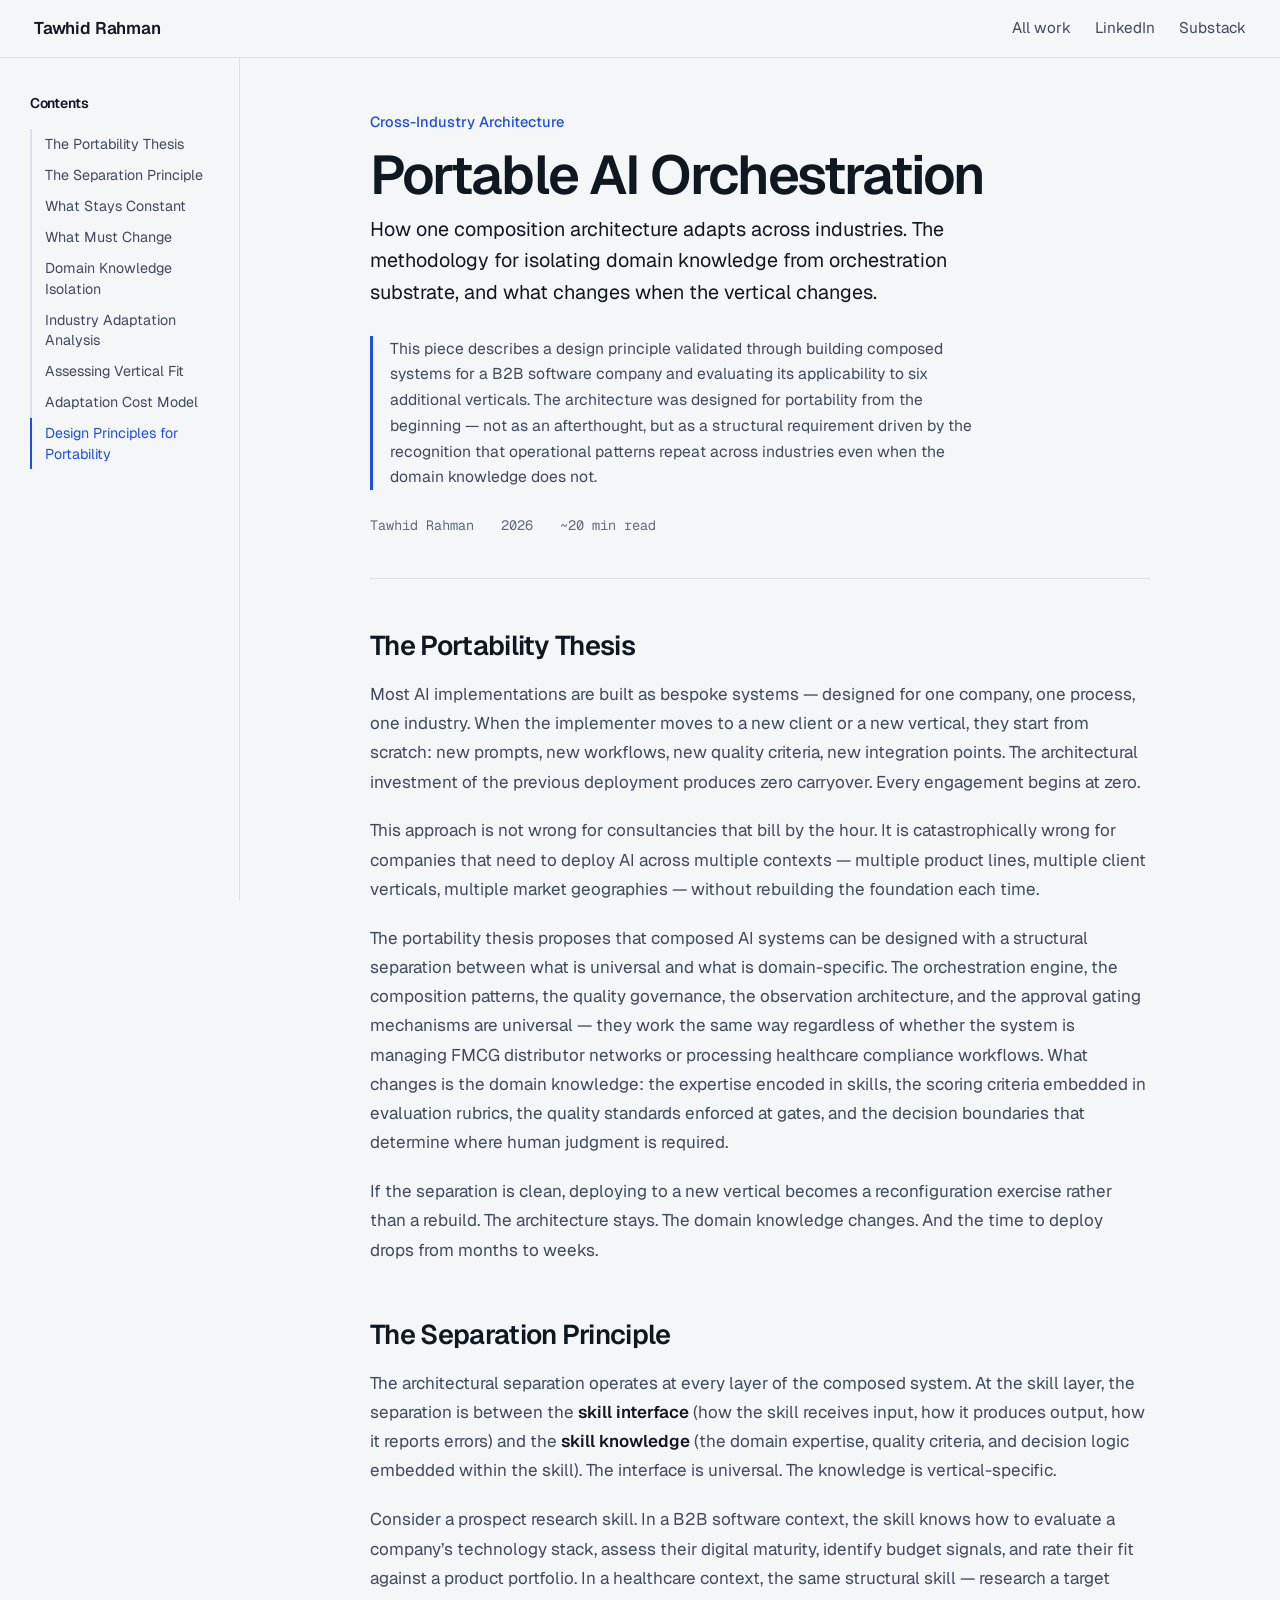
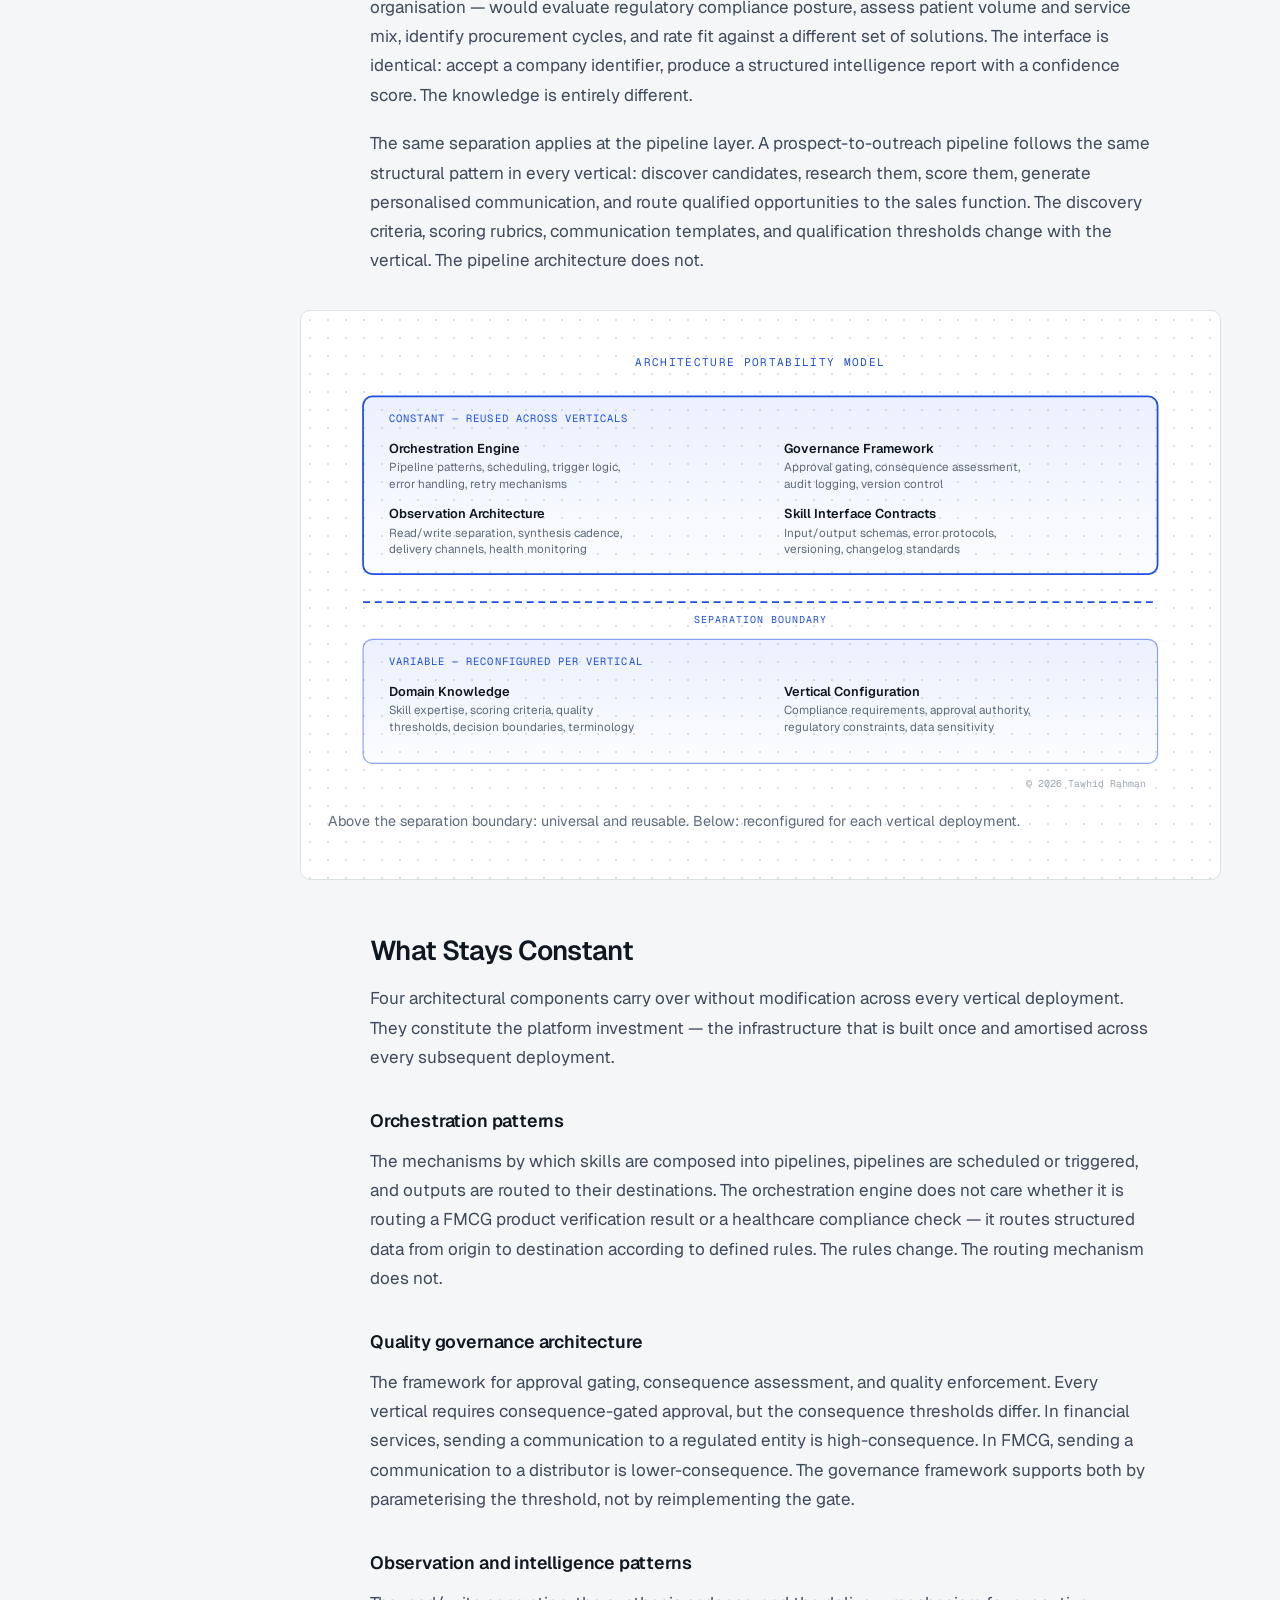
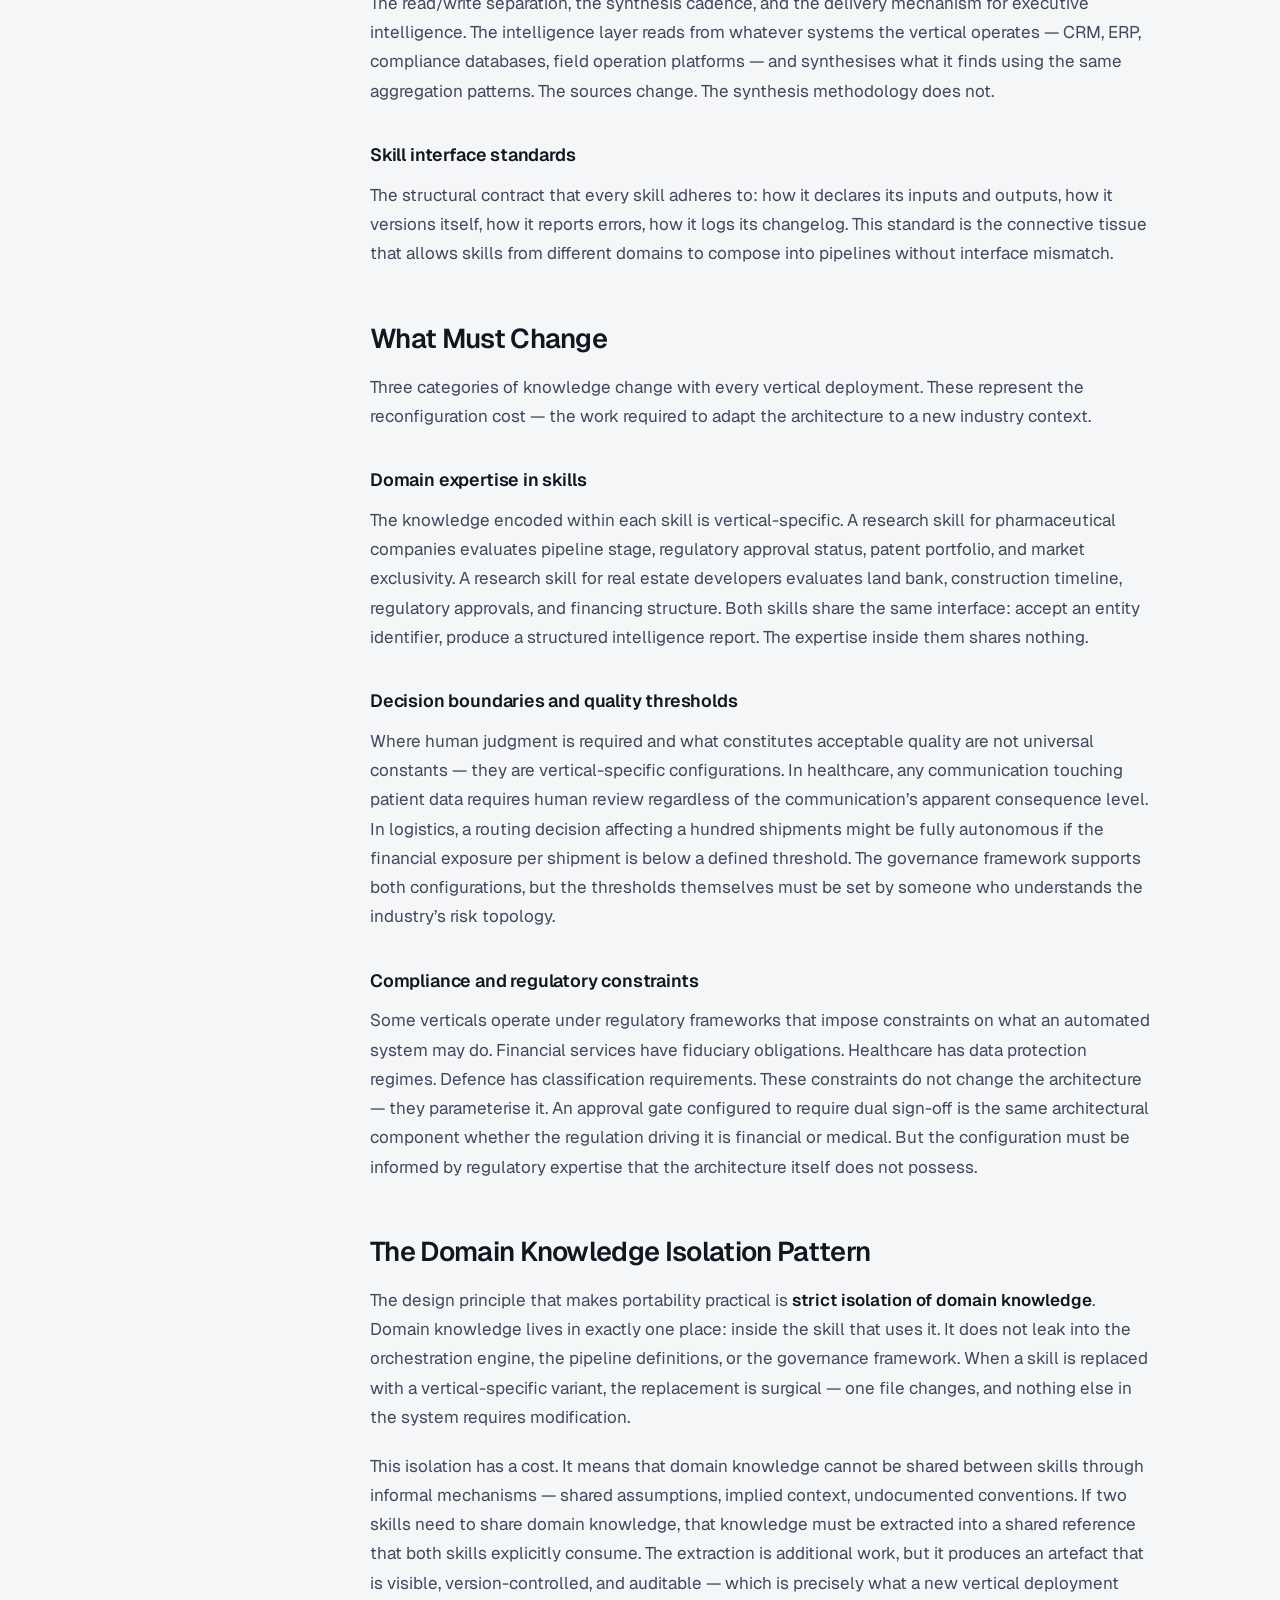
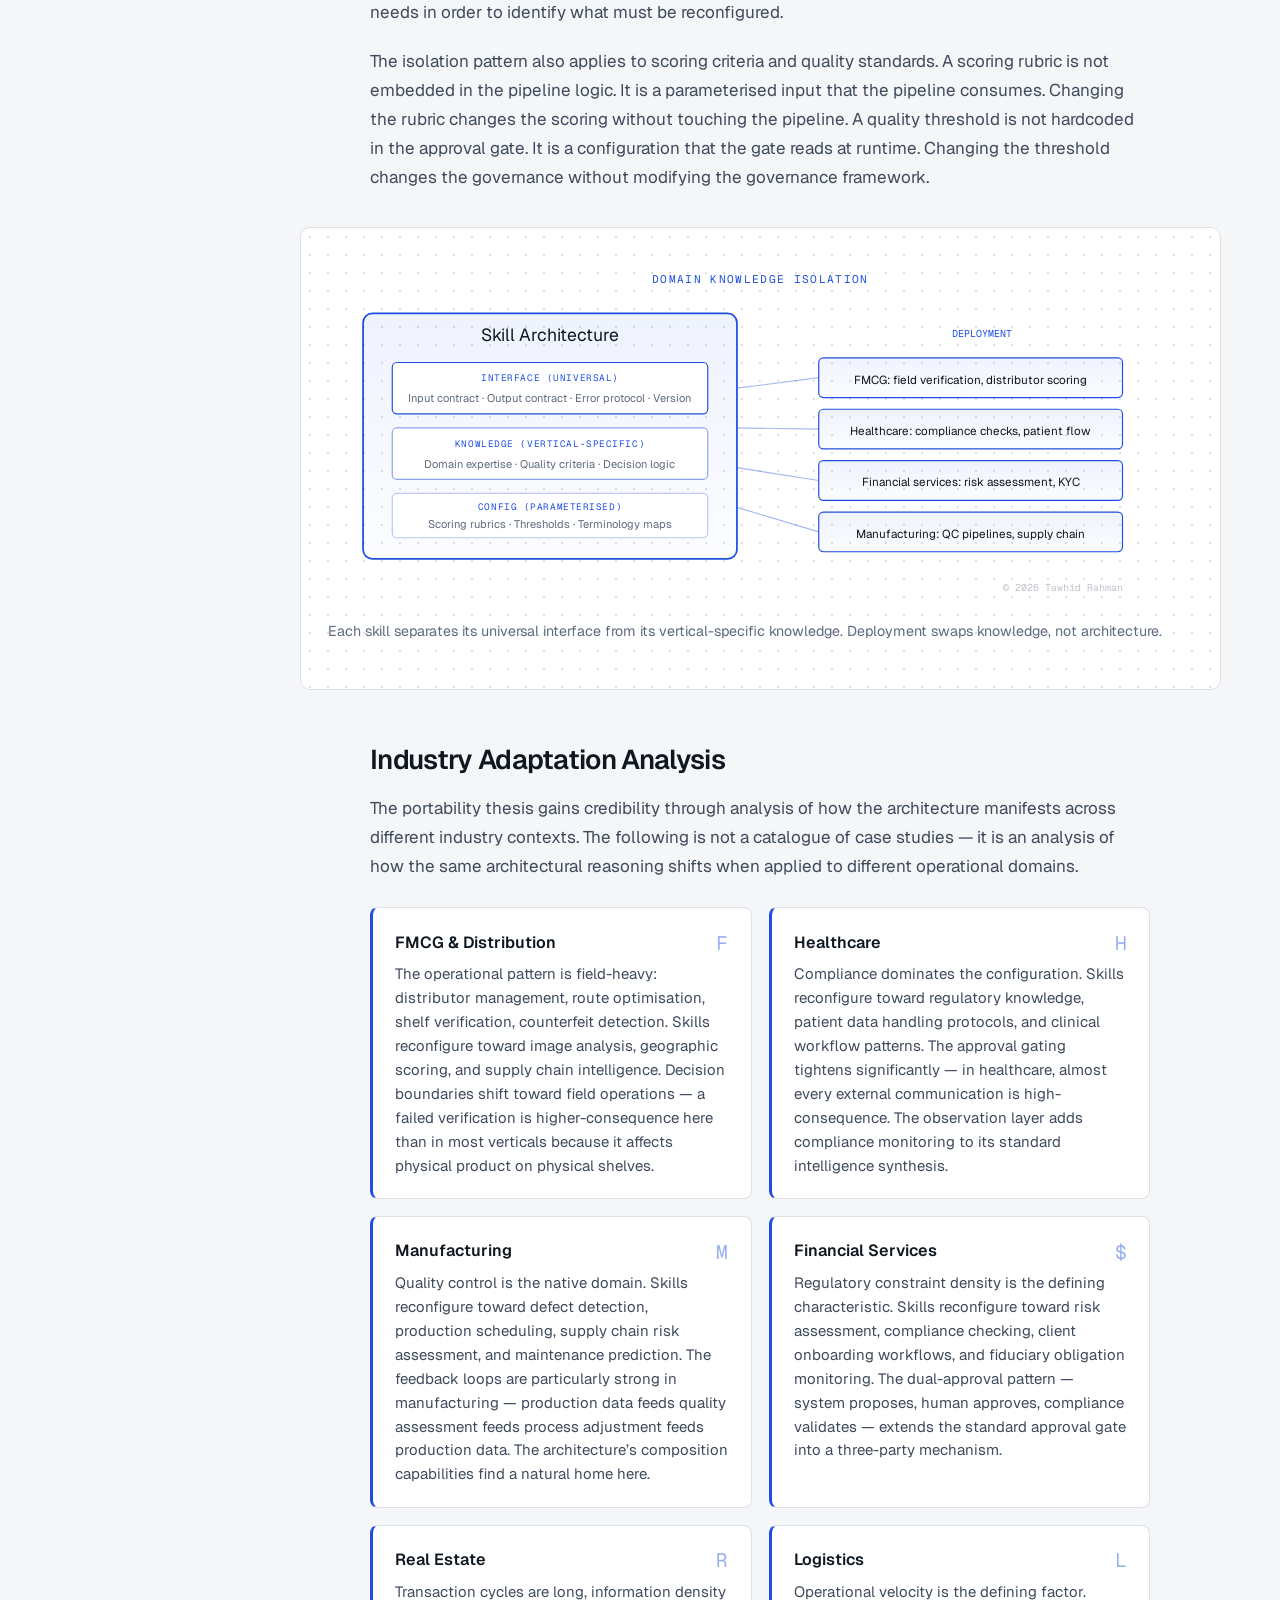
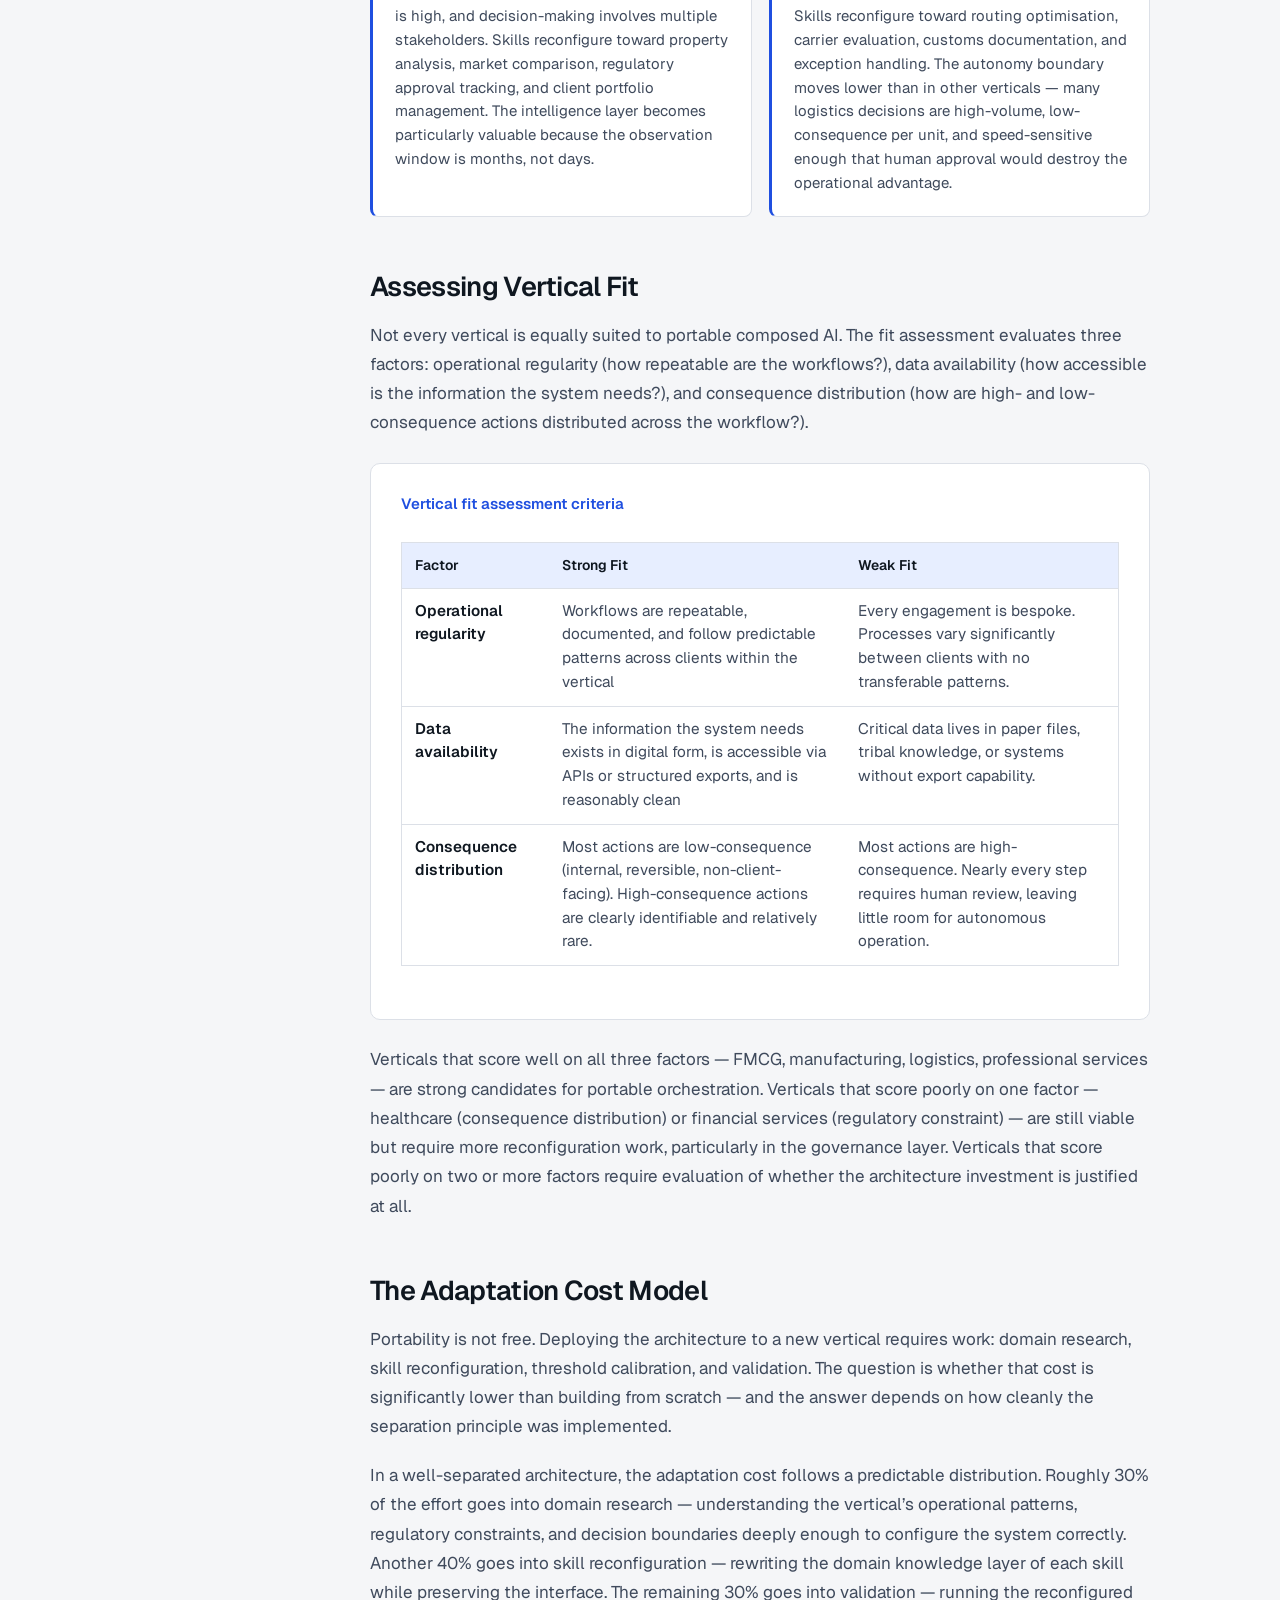
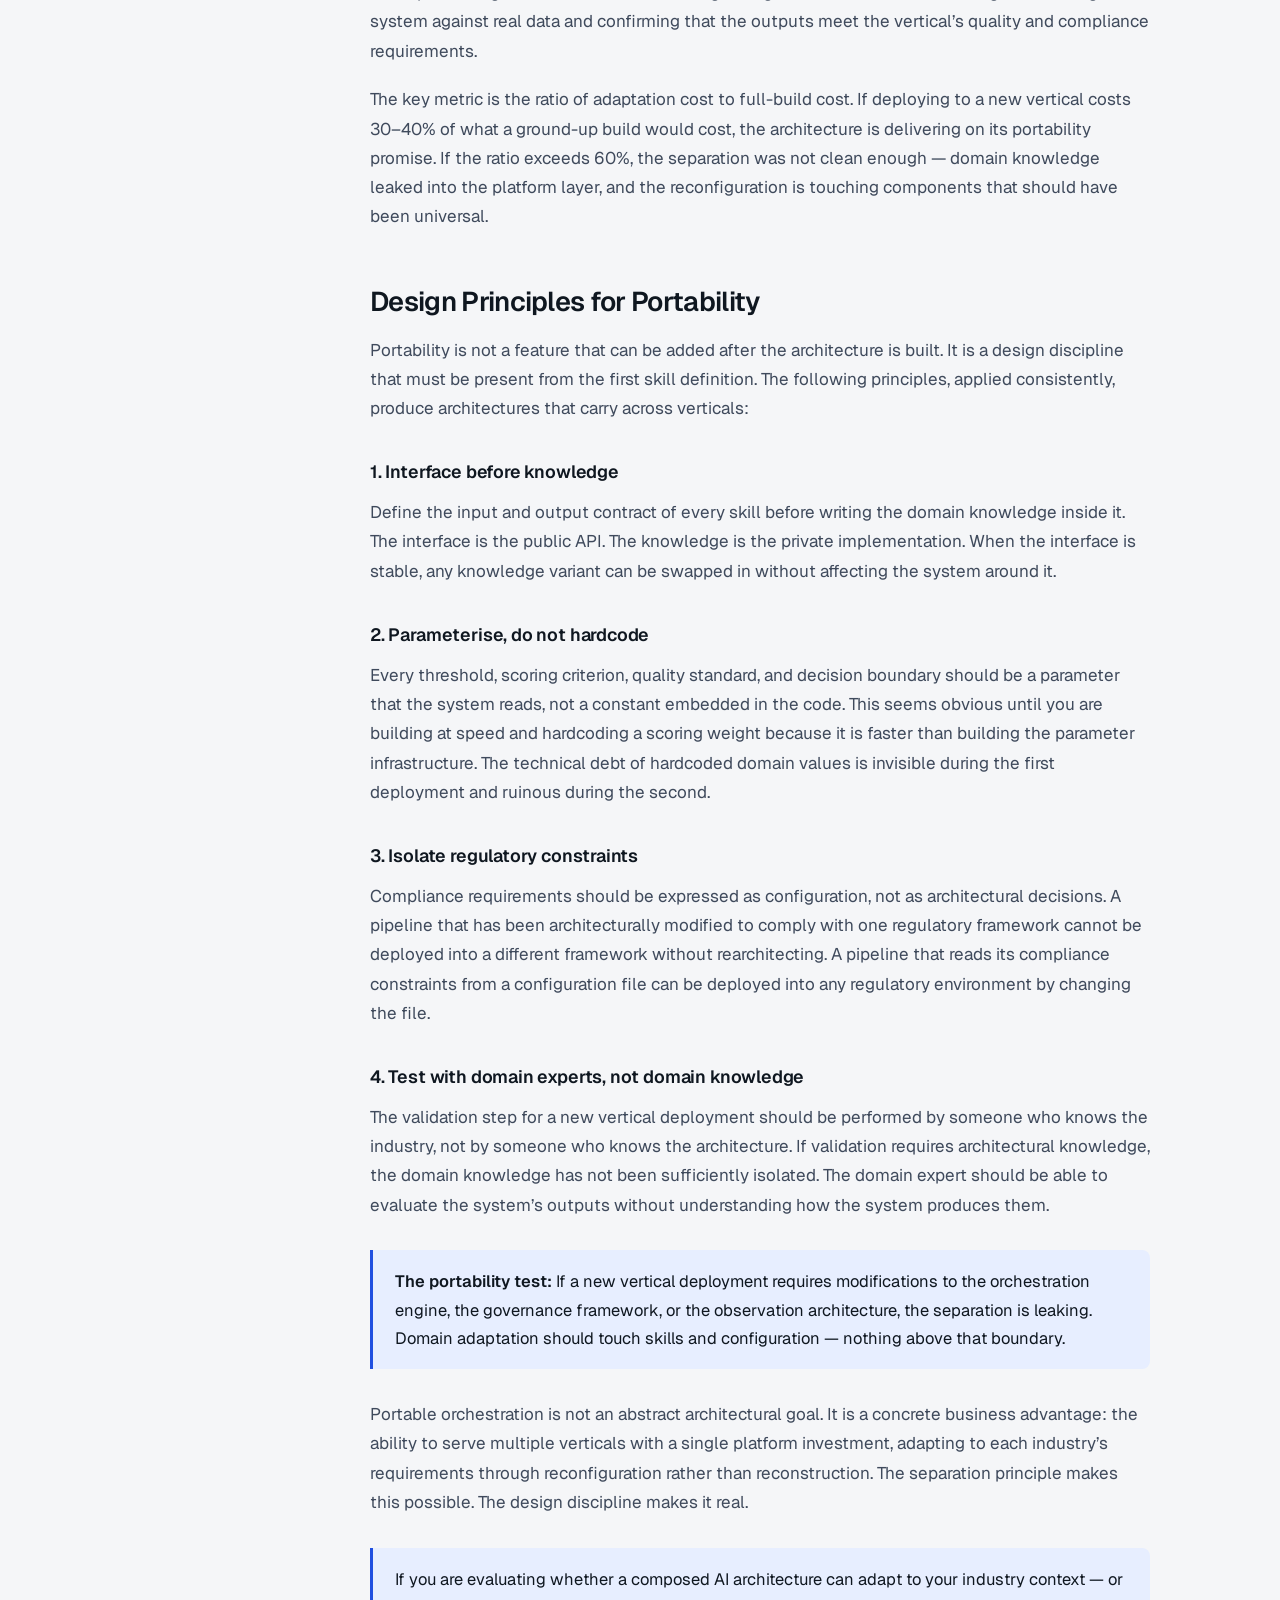
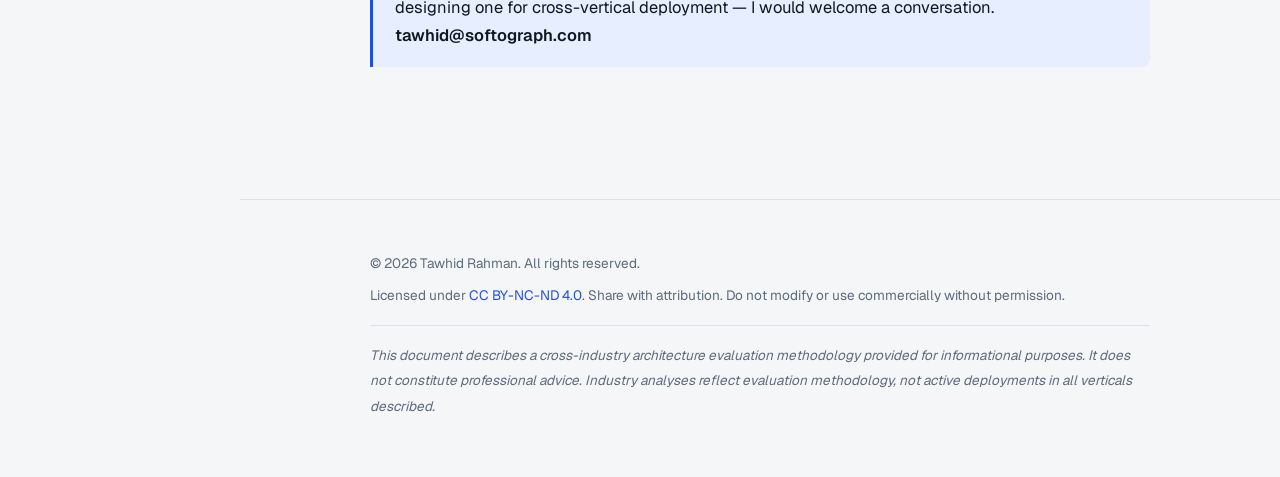
<file: work/portable-ai-orchestration.html>
<!DOCTYPE html>
<html lang="en" data-theme="light">
<head>
<meta charset="UTF-8">
<meta name="viewport" content="width=device-width, initial-scale=1.0">
<title>Portable AI Orchestration — One Architecture Across Industries | Tawhid Rahman</title>
<meta name="description" content="How one composition architecture adapts across industries. The methodology for isolating domain knowledge from orchestration substrate, and what changes when the vertical changes.">
<meta name="author" content="Tawhid Rahman">
<meta name="keywords" content="AI orchestration, cross-industry architecture, portable AI, domain knowledge isolation, enterprise AI deployment, vertical adaptation">
<meta property="og:title" content="Portable AI Orchestration — One Architecture Across Industries">
<meta property="og:description" content="How one composition architecture adapts across industries. The methodology for isolating domain knowledge from orchestration substrate.">
<meta property="og:type" content="article">
<meta property="og:image" content="https://rahman-tawhid.github.io/assets/og.png">
<meta name="twitter:card" content="summary_large_image">
<link rel="preconnect" href="https://fonts.googleapis.com">
<link rel="preconnect" href="https://fonts.gstatic.com" crossorigin>
<link href="https://fonts.googleapis.com/css2?family=Geist:wght@400;500;600&family=Geist+Mono:wght@400;500&display=swap" rel="stylesheet">
<link rel="stylesheet" href="/assets/site.css">
</head>
<body>

<header class="site-header">
  <a class="brand" href="/"><span class="brand-name">Tawhid Rahman</span></a>
  <div class="header-controls">
    <a class="header-link" href="/">All work</a>
    <a class="header-link" href="https://www.linkedin.com/in/tawhidurr/" target="_blank" rel="noopener">LinkedIn</a>
    <a class="header-link" href="https://substack.com/@tawhidr" target="_blank" rel="noopener">Substack</a>
  </div>
</header>

<div class="page-wrapper">
<nav class="toc-rail" aria-label="Table of contents">
  <h3>Contents</h3>
  <a href="#portability-thesis">The Portability Thesis</a>
  <a href="#separation">The Separation Principle</a>
  <a href="#constant-layer">What Stays Constant</a>
  <a href="#variable-layer">What Must Change</a>
  <a href="#isolation-pattern">Domain Knowledge Isolation</a>
  <a href="#industry-analysis">Industry Adaptation Analysis</a>
  <a href="#fit-assessment">Assessing Vertical Fit</a>
  <a href="#adaptation-cost">Adaptation Cost Model</a>
  <a href="#design-principles">Design Principles for Portability</a>
</nav>

<main class="main-content">

  <section class="hero">
    <p class="hero-eyebrow">Cross-Industry Architecture</p>
    <h1>Portable AI Orchestration</h1>
    <p class="hero-subtitle">
      How one composition architecture adapts across industries. The methodology for isolating domain knowledge from orchestration substrate, and what changes when the vertical changes.
    </p>
    <p class="hero-author">
      This piece describes a design principle validated through building composed systems for a B2B software company and evaluating its applicability to six additional verticals. The architecture was designed for portability from the beginning &mdash; not as an afterthought, but as a structural requirement driven by the recognition that operational patterns repeat across industries even when the domain knowledge does not.
    </p>
    <div class="hero-meta">
      <span>Tawhid Rahman</span>
      <span>2026</span>
      <span>~20 min read</span>
    </div>
  </section>

  <!-- PORTABILITY THESIS -->
  <h2 id="portability-thesis">The Portability Thesis</h2>
  <p>
    Most AI implementations are built as bespoke systems &mdash; designed for one company, one process, one industry. When the implementer moves to a new client or a new vertical, they start from scratch: new prompts, new workflows, new quality criteria, new integration points. The architectural investment of the previous deployment produces zero carryover. Every engagement begins at zero.
  </p>
  <p>
    This approach is not wrong for consultancies that bill by the hour. It is catastrophically wrong for companies that need to deploy AI across multiple contexts &mdash; multiple product lines, multiple client verticals, multiple market geographies &mdash; without rebuilding the foundation each time.
  </p>
  <p>
    The portability thesis proposes that composed AI systems can be designed with a structural separation between what is universal and what is domain-specific. The orchestration engine, the composition patterns, the quality governance, the observation architecture, and the approval gating mechanisms are universal &mdash; they work the same way regardless of whether the system is managing FMCG distributor networks or processing healthcare compliance workflows. What changes is the domain knowledge: the expertise encoded in skills, the scoring criteria embedded in evaluation rubrics, the quality standards enforced at gates, and the decision boundaries that determine where human judgment is required.
  </p>
  <p>
    If the separation is clean, deploying to a new vertical becomes a reconfiguration exercise rather than a rebuild. The architecture stays. The domain knowledge changes. And the time to deploy drops from months to weeks.
  </p>

  <!-- SEPARATION PRINCIPLE -->
  <h2 id="separation">The Separation Principle</h2>
  <p>
    The architectural separation operates at every layer of the composed system. At the skill layer, the separation is between the <strong>skill interface</strong> (how the skill receives input, how it produces output, how it reports errors) and the <strong>skill knowledge</strong> (the domain expertise, quality criteria, and decision logic embedded within the skill). The interface is universal. The knowledge is vertical-specific.
  </p>
  <p>
    Consider a prospect research skill. In a B2B software context, the skill knows how to evaluate a company&rsquo;s technology stack, assess their digital maturity, identify budget signals, and rate their fit against a product portfolio. In a healthcare context, the same structural skill &mdash; research a target organisation &mdash; would evaluate regulatory compliance posture, assess patient volume and service mix, identify procurement cycles, and rate fit against a different set of solutions. The interface is identical: accept a company identifier, produce a structured intelligence report with a confidence score. The knowledge is entirely different.
  </p>
  <p>
    The same separation applies at the pipeline layer. A prospect-to-outreach pipeline follows the same structural pattern in every vertical: discover candidates, research them, score them, generate personalised communication, and route qualified opportunities to the sales function. The discovery criteria, scoring rubrics, communication templates, and qualification thresholds change with the vertical. The pipeline architecture does not.
  </p>

  <div class="diagram-wrapper">
    <svg viewBox="0 0 740 392" xmlns="http://www.w3.org/2000/svg" role="img" aria-label="Architecture portability model: a constant layer of four reusable components above a separation boundary, and a variable layer of two components reconfigured per vertical below it">
      <defs>
        <linearGradient id="pg1" x1="0" y1="0" x2="0" y2="1"><stop offset="0%" stop-color="#5B84F0" stop-opacity=".12"/><stop offset="100%" stop-color="#5B84F0" stop-opacity=".02"/></linearGradient>
      </defs>
      <text x="370" y="24" text-anchor="middle" font-family="Geist Mono,monospace" font-size="9.5" fill="#1F4FE0" letter-spacing=".12em">ARCHITECTURE PORTABILITY MODEL</text>
      <!-- Universal layer -->
      <rect x="30" y="50" width="680" height="152" rx="8" fill="url(#pg1)" stroke="#1F4FE0" stroke-width="1.5"/>
      <text x="52" y="72" font-family="Geist Mono,monospace" font-size="9" fill="#1F4FE0" letter-spacing=".1em">CONSTANT &mdash; REUSED ACROSS VERTICALS</text>
      <text x="52" y="98" font-family="Geist,sans-serif" font-size="11" fill="currentColor" font-weight="600">Orchestration Engine</text>
      <text x="52" y="114" font-family="Geist,sans-serif" font-size="10" fill="#5E6A7D">Pipeline patterns, scheduling, trigger logic,</text>
      <text x="52" y="128" font-family="Geist,sans-serif" font-size="10" fill="#5E6A7D">error handling, retry mechanisms</text>
      <text x="390" y="98" font-family="Geist,sans-serif" font-size="11" fill="currentColor" font-weight="600">Governance Framework</text>
      <text x="390" y="114" font-family="Geist,sans-serif" font-size="10" fill="#5E6A7D">Approval gating, consequence assessment,</text>
      <text x="390" y="128" font-family="Geist,sans-serif" font-size="10" fill="#5E6A7D">audit logging, version control</text>
      <text x="52" y="154" font-family="Geist,sans-serif" font-size="11" fill="currentColor" font-weight="600">Observation Architecture</text>
      <text x="52" y="170" font-family="Geist,sans-serif" font-size="10" fill="#5E6A7D">Read/write separation, synthesis cadence,</text>
      <text x="52" y="184" font-family="Geist,sans-serif" font-size="10" fill="#5E6A7D">delivery channels, health monitoring</text>
      <text x="390" y="154" font-family="Geist,sans-serif" font-size="11" fill="currentColor" font-weight="600">Skill Interface Contracts</text>
      <text x="390" y="170" font-family="Geist,sans-serif" font-size="10" fill="#5E6A7D">Input/output schemas, error protocols,</text>
      <text x="390" y="184" font-family="Geist,sans-serif" font-size="10" fill="#5E6A7D">versioning, changelog standards</text>
      <!-- Separator -->
      <line x1="30" y1="226" x2="710" y2="226" stroke="#1F4FE0" stroke-width="1.5" stroke-dasharray="6,4"/>
      <text x="370" y="244" text-anchor="middle" font-family="Geist Mono,monospace" font-size="8.5" fill="#1F4FE0" letter-spacing=".1em">SEPARATION BOUNDARY</text>
      <!-- Variable layer -->
      <rect x="30" y="258" width="680" height="106" rx="8" fill="url(#pg1)" stroke="#1F4FE0" stroke-width="1" stroke-opacity=".5"/>
      <text x="52" y="280" font-family="Geist Mono,monospace" font-size="9" fill="#1F4FE0" letter-spacing=".1em">VARIABLE &mdash; RECONFIGURED PER VERTICAL</text>
      <text x="52" y="306" font-family="Geist,sans-serif" font-size="11" fill="currentColor" font-weight="600">Domain Knowledge</text>
      <text x="52" y="322" font-family="Geist,sans-serif" font-size="10" fill="#5E6A7D">Skill expertise, scoring criteria, quality</text>
      <text x="52" y="336" font-family="Geist,sans-serif" font-size="10" fill="#5E6A7D">thresholds, decision boundaries, terminology</text>
      <text x="390" y="306" font-family="Geist,sans-serif" font-size="11" fill="currentColor" font-weight="600">Vertical Configuration</text>
      <text x="390" y="322" font-family="Geist,sans-serif" font-size="10" fill="#5E6A7D">Compliance requirements, approval authority,</text>
      <text x="390" y="336" font-family="Geist,sans-serif" font-size="10" fill="#5E6A7D">regulatory constraints, data sensitivity</text>
      <text x="700" y="384" font-family="Geist Mono,monospace" font-size="8.5" fill="#5E6A7D" text-anchor="end" opacity=".6">&copy; 2026 Tawhid Rahman</text>
    </svg>
    <p class="diagram-caption">Above the separation boundary: universal and reusable. Below: reconfigured for each vertical deployment.</p>
  </div>

  <!-- CONSTANT LAYER -->
  <h2 id="constant-layer">What Stays Constant</h2>
  <p>
    Four architectural components carry over without modification across every vertical deployment. They constitute the platform investment &mdash; the infrastructure that is built once and amortised across every subsequent deployment.
  </p>
  <h3>Orchestration patterns</h3>
  <p>
    The mechanisms by which skills are composed into pipelines, pipelines are scheduled or triggered, and outputs are routed to their destinations. The orchestration engine does not care whether it is routing a FMCG product verification result or a healthcare compliance check &mdash; it routes structured data from origin to destination according to defined rules. The rules change. The routing mechanism does not.
  </p>
  <h3>Quality governance architecture</h3>
  <p>
    The framework for approval gating, consequence assessment, and quality enforcement. Every vertical requires consequence-gated approval, but the consequence thresholds differ. In financial services, sending a communication to a regulated entity is high-consequence. In FMCG, sending a communication to a distributor is lower-consequence. The governance framework supports both by parameterising the threshold, not by reimplementing the gate.
  </p>
  <h3>Observation and intelligence patterns</h3>
  <p>
    The read/write separation, the synthesis cadence, and the delivery mechanism for executive intelligence. The intelligence layer reads from whatever systems the vertical operates &mdash; CRM, ERP, compliance databases, field operation platforms &mdash; and synthesises what it finds using the same aggregation patterns. The sources change. The synthesis methodology does not.
  </p>
  <h3>Skill interface standards</h3>
  <p>
    The structural contract that every skill adheres to: how it declares its inputs and outputs, how it versions itself, how it reports errors, how it logs its changelog. This standard is the connective tissue that allows skills from different domains to compose into pipelines without interface mismatch.
  </p>

  <!-- VARIABLE LAYER -->
  <h2 id="variable-layer">What Must Change</h2>
  <p>
    Three categories of knowledge change with every vertical deployment. These represent the reconfiguration cost &mdash; the work required to adapt the architecture to a new industry context.
  </p>
  <h3>Domain expertise in skills</h3>
  <p>
    The knowledge encoded within each skill is vertical-specific. A research skill for pharmaceutical companies evaluates pipeline stage, regulatory approval status, patent portfolio, and market exclusivity. A research skill for real estate developers evaluates land bank, construction timeline, regulatory approvals, and financing structure. Both skills share the same interface: accept an entity identifier, produce a structured intelligence report. The expertise inside them shares nothing.
  </p>
  <h3>Decision boundaries and quality thresholds</h3>
  <p>
    Where human judgment is required and what constitutes acceptable quality are not universal constants &mdash; they are vertical-specific configurations. In healthcare, any communication touching patient data requires human review regardless of the communication&rsquo;s apparent consequence level. In logistics, a routing decision affecting a hundred shipments might be fully autonomous if the financial exposure per shipment is below a defined threshold. The governance framework supports both configurations, but the thresholds themselves must be set by someone who understands the industry&rsquo;s risk topology.
  </p>
  <h3>Compliance and regulatory constraints</h3>
  <p>
    Some verticals operate under regulatory frameworks that impose constraints on what an automated system may do. Financial services have fiduciary obligations. Healthcare has data protection regimes. Defence has classification requirements. These constraints do not change the architecture &mdash; they parameterise it. An approval gate configured to require dual sign-off is the same architectural component whether the regulation driving it is financial or medical. But the configuration must be informed by regulatory expertise that the architecture itself does not possess.
  </p>

  <!-- ISOLATION PATTERN -->
  <h2 id="isolation-pattern">The Domain Knowledge Isolation Pattern</h2>
  <p>
    The design principle that makes portability practical is <strong>strict isolation of domain knowledge</strong>. Domain knowledge lives in exactly one place: inside the skill that uses it. It does not leak into the orchestration engine, the pipeline definitions, or the governance framework. When a skill is replaced with a vertical-specific variant, the replacement is surgical &mdash; one file changes, and nothing else in the system requires modification.
  </p>
  <p>
    This isolation has a cost. It means that domain knowledge cannot be shared between skills through informal mechanisms &mdash; shared assumptions, implied context, undocumented conventions. If two skills need to share domain knowledge, that knowledge must be extracted into a shared reference that both skills explicitly consume. The extraction is additional work, but it produces an artefact that is visible, version-controlled, and auditable &mdash; which is precisely what a new vertical deployment needs in order to identify what must be reconfigured.
  </p>
  <p>
    The isolation pattern also applies to scoring criteria and quality standards. A scoring rubric is not embedded in the pipeline logic. It is a parameterised input that the pipeline consumes. Changing the rubric changes the scoring without touching the pipeline. A quality threshold is not hardcoded in the approval gate. It is a configuration that the gate reads at runtime. Changing the threshold changes the governance without modifying the governance framework.
  </p>

  <div class="diagram-wrapper">
    <svg viewBox="0 0 740 300" xmlns="http://www.w3.org/2000/svg" role="img" aria-label="Domain knowledge isolation pattern">
      <defs>
        <linearGradient id="pg2" x1="0" y1="0" x2="0" y2="1"><stop offset="0%" stop-color="#5B84F0" stop-opacity=".10"/><stop offset="100%" stop-color="#5B84F0" stop-opacity=".02"/></linearGradient>
      </defs>
      <text x="370" y="24" text-anchor="middle" font-family="Geist Mono,monospace" font-size="9.5" fill="#1F4FE0" letter-spacing=".12em">DOMAIN KNOWLEDGE ISOLATION</text>

      <!-- Skill structure -->
      <rect x="30" y="50" width="320" height="210" rx="8" fill="url(#pg2)" stroke="#1F4FE0" stroke-width="1.5"/>
      <text x="190" y="74" text-anchor="middle" font-family="Geist,serif" font-size="15" fill="currentColor">Skill Architecture</text>

      <!-- Interface layer -->
      <rect x="55" y="92" width="270" height="44" rx="4" fill="var(--bg-card)" stroke="#1F4FE0" stroke-width="1"/>
      <text x="190" y="108" text-anchor="middle" font-family="Geist Mono,monospace" font-size="8" fill="#1F4FE0" letter-spacing=".06em">INTERFACE (UNIVERSAL)</text>
      <text x="190" y="126" text-anchor="middle" font-family="Geist,sans-serif" font-size="9.5" fill="#5E6A7D">Input contract &middot; Output contract &middot; Error protocol &middot; Version</text>

      <!-- Knowledge layer -->
      <rect x="55" y="148" width="270" height="44" rx="4" fill="var(--bg-card)" stroke="#1F4FE0" stroke-width="1" stroke-opacity=".5"/>
      <text x="190" y="164" text-anchor="middle" font-family="Geist Mono,monospace" font-size="8" fill="#1F4FE0" letter-spacing=".06em">KNOWLEDGE (VERTICAL-SPECIFIC)</text>
      <text x="190" y="182" text-anchor="middle" font-family="Geist,sans-serif" font-size="9.5" fill="#5E6A7D">Domain expertise &middot; Quality criteria &middot; Decision logic</text>

      <!-- Config layer -->
      <rect x="55" y="204" width="270" height="38" rx="4" fill="var(--bg-card)" stroke="#1F4FE0" stroke-width="1" stroke-opacity=".3"/>
      <text x="190" y="218" text-anchor="middle" font-family="Geist Mono,monospace" font-size="8" fill="#1F4FE0" letter-spacing=".06em">CONFIG (PARAMETERISED)</text>
      <text x="190" y="234" text-anchor="middle" font-family="Geist,sans-serif" font-size="9.5" fill="#5E6A7D">Scoring rubrics &middot; Thresholds &middot; Terminology maps</text>

      <!-- Deployment arrows -->
      <text x="560" y="70" text-anchor="middle" font-family="Geist Mono,monospace" font-size="8.5" fill="#1F4FE0">DEPLOYMENT</text>

      <rect x="420" y="88" width="260" height="34" rx="4" fill="url(#pg2)" stroke="#1F4FE0" stroke-width="1"/>
      <text x="550" y="110" text-anchor="middle" font-family="Geist,sans-serif" font-size="10" fill="currentColor">FMCG: field verification, distributor scoring</text>

      <rect x="420" y="132" width="260" height="34" rx="4" fill="url(#pg2)" stroke="#1F4FE0" stroke-width="1"/>
      <text x="550" y="154" text-anchor="middle" font-family="Geist,sans-serif" font-size="10" fill="currentColor">Healthcare: compliance checks, patient flow</text>

      <rect x="420" y="176" width="260" height="34" rx="4" fill="url(#pg2)" stroke="#1F4FE0" stroke-width="1"/>
      <text x="550" y="198" text-anchor="middle" font-family="Geist,sans-serif" font-size="10" fill="currentColor">Financial services: risk assessment, KYC</text>

      <rect x="420" y="220" width="260" height="34" rx="4" fill="url(#pg2)" stroke="#1F4FE0" stroke-width="1"/>
      <text x="550" y="242" text-anchor="middle" font-family="Geist,sans-serif" font-size="10" fill="currentColor">Manufacturing: QC pipelines, supply chain</text>

      <!-- Arrows -->
      <line x1="350" y1="114" x2="420" y2="105" stroke="#1F4FE0" stroke-width="1" stroke-opacity=".4"/>
      <line x1="350" y1="148" x2="420" y2="149" stroke="#1F4FE0" stroke-width="1" stroke-opacity=".4"/>
      <line x1="350" y1="182" x2="420" y2="193" stroke="#1F4FE0" stroke-width="1" stroke-opacity=".4"/>
      <line x1="350" y1="216" x2="420" y2="237" stroke="#1F4FE0" stroke-width="1" stroke-opacity=".4"/>

      <text x="680" y="288" font-family="Geist Mono,monospace" font-size="8.5" fill="#5E6A7D" text-anchor="end" opacity=".4">&copy; 2026 Tawhid Rahman</text>
    </svg>
    <p class="diagram-caption">Each skill separates its universal interface from its vertical-specific knowledge. Deployment swaps knowledge, not architecture.</p>
  </div>

  <!-- INDUSTRY ANALYSIS -->
  <h2 id="industry-analysis">Industry Adaptation Analysis</h2>
  <p>
    The portability thesis gains credibility through analysis of how the architecture manifests across different industry contexts. The following is not a catalogue of case studies &mdash; it is an analysis of how the same architectural reasoning shifts when applied to different operational domains.
  </p>

  <div class="layer-grid">
    <div class="layer-item">
      <span class="layer-num">F</span>
      <h4>FMCG &amp; Distribution</h4>
      <p>The operational pattern is field-heavy: distributor management, route optimisation, shelf verification, counterfeit detection. Skills reconfigure toward image analysis, geographic scoring, and supply chain intelligence. Decision boundaries shift toward field operations &mdash; a failed verification is higher-consequence here than in most verticals because it affects physical product on physical shelves.</p>
    </div>
    <div class="layer-item">
      <span class="layer-num">H</span>
      <h4>Healthcare</h4>
      <p>Compliance dominates the configuration. Skills reconfigure toward regulatory knowledge, patient data handling protocols, and clinical workflow patterns. The approval gating tightens significantly &mdash; in healthcare, almost every external communication is high-consequence. The observation layer adds compliance monitoring to its standard intelligence synthesis.</p>
    </div>
    <div class="layer-item">
      <span class="layer-num">M</span>
      <h4>Manufacturing</h4>
      <p>Quality control is the native domain. Skills reconfigure toward defect detection, production scheduling, supply chain risk assessment, and maintenance prediction. The feedback loops are particularly strong in manufacturing &mdash; production data feeds quality assessment feeds process adjustment feeds production data. The architecture&rsquo;s composition capabilities find a natural home here.</p>
    </div>
    <div class="layer-item">
      <span class="layer-num">$</span>
      <h4>Financial Services</h4>
      <p>Regulatory constraint density is the defining characteristic. Skills reconfigure toward risk assessment, compliance checking, client onboarding workflows, and fiduciary obligation monitoring. The dual-approval pattern &mdash; system proposes, human approves, compliance validates &mdash; extends the standard approval gate into a three-party mechanism.</p>
    </div>
    <div class="layer-item">
      <span class="layer-num">R</span>
      <h4>Real Estate</h4>
      <p>Transaction cycles are long, information density is high, and decision-making involves multiple stakeholders. Skills reconfigure toward property analysis, market comparison, regulatory approval tracking, and client portfolio management. The intelligence layer becomes particularly valuable because the observation window is months, not days.</p>
    </div>
    <div class="layer-item">
      <span class="layer-num">L</span>
      <h4>Logistics</h4>
      <p>Operational velocity is the defining factor. Skills reconfigure toward routing optimisation, carrier evaluation, customs documentation, and exception handling. The autonomy boundary moves lower than in other verticals &mdash; many logistics decisions are high-volume, low-consequence per unit, and speed-sensitive enough that human approval would destroy the operational advantage.</p>
    </div>
  </div>

  <!-- FIT ASSESSMENT -->
  <h2 id="fit-assessment">Assessing Vertical Fit</h2>
  <p>
    Not every vertical is equally suited to portable composed AI. The fit assessment evaluates three factors: operational regularity (how repeatable are the workflows?), data availability (how accessible is the information the system needs?), and consequence distribution (how are high- and low-consequence actions distributed across the workflow?).
  </p>

  <div class="arch-card">
    <h4>Vertical fit assessment criteria</h4>
    <table class="ref-table">
      <tr><th>Factor</th><th>Strong Fit</th><th>Weak Fit</th></tr>
      <tr><td>Operational regularity</td><td>Workflows are repeatable, documented, and follow predictable patterns across clients within the vertical</td><td>Every engagement is bespoke. Processes vary significantly between clients with no transferable patterns.</td></tr>
      <tr><td>Data availability</td><td>The information the system needs exists in digital form, is accessible via APIs or structured exports, and is reasonably clean</td><td>Critical data lives in paper files, tribal knowledge, or systems without export capability.</td></tr>
      <tr><td>Consequence distribution</td><td>Most actions are low-consequence (internal, reversible, non-client-facing). High-consequence actions are clearly identifiable and relatively rare.</td><td>Most actions are high-consequence. Nearly every step requires human review, leaving little room for autonomous operation.</td></tr>
    </table>
  </div>

  <p>
    Verticals that score well on all three factors &mdash; FMCG, manufacturing, logistics, professional services &mdash; are strong candidates for portable orchestration. Verticals that score poorly on one factor &mdash; healthcare (consequence distribution) or financial services (regulatory constraint) &mdash; are still viable but require more reconfiguration work, particularly in the governance layer. Verticals that score poorly on two or more factors require evaluation of whether the architecture investment is justified at all.
  </p>

  <!-- ADAPTATION COST -->
  <h2 id="adaptation-cost">The Adaptation Cost Model</h2>
  <p>
    Portability is not free. Deploying the architecture to a new vertical requires work: domain research, skill reconfiguration, threshold calibration, and validation. The question is whether that cost is significantly lower than building from scratch &mdash; and the answer depends on how cleanly the separation principle was implemented.
  </p>
  <p>
    In a well-separated architecture, the adaptation cost follows a predictable distribution. Roughly 30% of the effort goes into domain research &mdash; understanding the vertical&rsquo;s operational patterns, regulatory constraints, and decision boundaries deeply enough to configure the system correctly. Another 40% goes into skill reconfiguration &mdash; rewriting the domain knowledge layer of each skill while preserving the interface. The remaining 30% goes into validation &mdash; running the reconfigured system against real data and confirming that the outputs meet the vertical&rsquo;s quality and compliance requirements.
  </p>
  <p>
    The key metric is the ratio of adaptation cost to full-build cost. If deploying to a new vertical costs 30&ndash;40% of what a ground-up build would cost, the architecture is delivering on its portability promise. If the ratio exceeds 60%, the separation was not clean enough &mdash; domain knowledge leaked into the platform layer, and the reconfiguration is touching components that should have been universal.
  </p>

  <!-- DESIGN PRINCIPLES -->
  <h2 id="design-principles">Design Principles for Portability</h2>
  <p>
    Portability is not a feature that can be added after the architecture is built. It is a design discipline that must be present from the first skill definition. The following principles, applied consistently, produce architectures that carry across verticals:
  </p>
  <h3>1. Interface before knowledge</h3>
  <p>
    Define the input and output contract of every skill before writing the domain knowledge inside it. The interface is the public API. The knowledge is the private implementation. When the interface is stable, any knowledge variant can be swapped in without affecting the system around it.
  </p>
  <h3>2. Parameterise, do not hardcode</h3>
  <p>
    Every threshold, scoring criterion, quality standard, and decision boundary should be a parameter that the system reads, not a constant embedded in the code. This seems obvious until you are building at speed and hardcoding a scoring weight because it is faster than building the parameter infrastructure. The technical debt of hardcoded domain values is invisible during the first deployment and ruinous during the second.
  </p>
  <h3>3. Isolate regulatory constraints</h3>
  <p>
    Compliance requirements should be expressed as configuration, not as architectural decisions. A pipeline that has been architecturally modified to comply with one regulatory framework cannot be deployed into a different framework without rearchitecting. A pipeline that reads its compliance constraints from a configuration file can be deployed into any regulatory environment by changing the file.
  </p>
  <h3>4. Test with domain experts, not domain knowledge</h3>
  <p>
    The validation step for a new vertical deployment should be performed by someone who knows the industry, not by someone who knows the architecture. If validation requires architectural knowledge, the domain knowledge has not been sufficiently isolated. The domain expert should be able to evaluate the system&rsquo;s outputs without understanding how the system produces them.
  </p>

  <div class="callout">
    <p><strong>The portability test:</strong> If a new vertical deployment requires modifications to the orchestration engine, the governance framework, or the observation architecture, the separation is leaking. Domain adaptation should touch skills and configuration &mdash; nothing above that boundary.</p>
  </div>

  <p>
    Portable orchestration is not an abstract architectural goal. It is a concrete business advantage: the ability to serve multiple verticals with a single platform investment, adapting to each industry&rsquo;s requirements through reconfiguration rather than reconstruction. The separation principle makes this possible. The design discipline makes it real.
  </p>

  <div class="callout">
    <p>If you are evaluating whether a composed AI architecture can adapt to your industry context &mdash; or designing one for cross-vertical deployment &mdash; I would welcome a conversation. <strong>tawhid@softograph.com</strong></p>
  </div>

</main>
</div>

<footer class="site-footer">
  <p>&copy; 2026 Tawhid Rahman. All rights reserved.</p>
  <p>Licensed under <a href="https://creativecommons.org/licenses/by-nc-nd/4.0/" style="color:var(--teal);text-decoration:none">CC BY-NC-ND 4.0</a>. Share with attribution. Do not modify or use commercially without permission.</p>
  <div class="disclaimer">
    <p>This document describes a cross-industry architecture evaluation methodology provided for informational purposes. It does not constitute professional advice. Industry analyses reflect evaluation methodology, not active deployments in all verticals described.</p>
  </div>
</footer>

<script>

(function(){var s=localStorage.getItem('theme');if(s)document.documentElement.setAttribute('data-theme',s)})();
(function(){var secs=document.querySelectorAll('h2[id]'),links=document.querySelectorAll('.toc-rail a');var obs=new IntersectionObserver(function(es){es.forEach(function(e){if(e.isIntersecting){links.forEach(function(l){l.classList.remove('active')});var t=document.querySelector('.toc-rail a[href="#'+e.target.id+'"]');if(t)t.classList.add('active')}})},{rootMargin:'-15% 0px -75% 0px'});secs.forEach(function(s){obs.observe(s)})})();
</script>

</body>
</html>
</file>
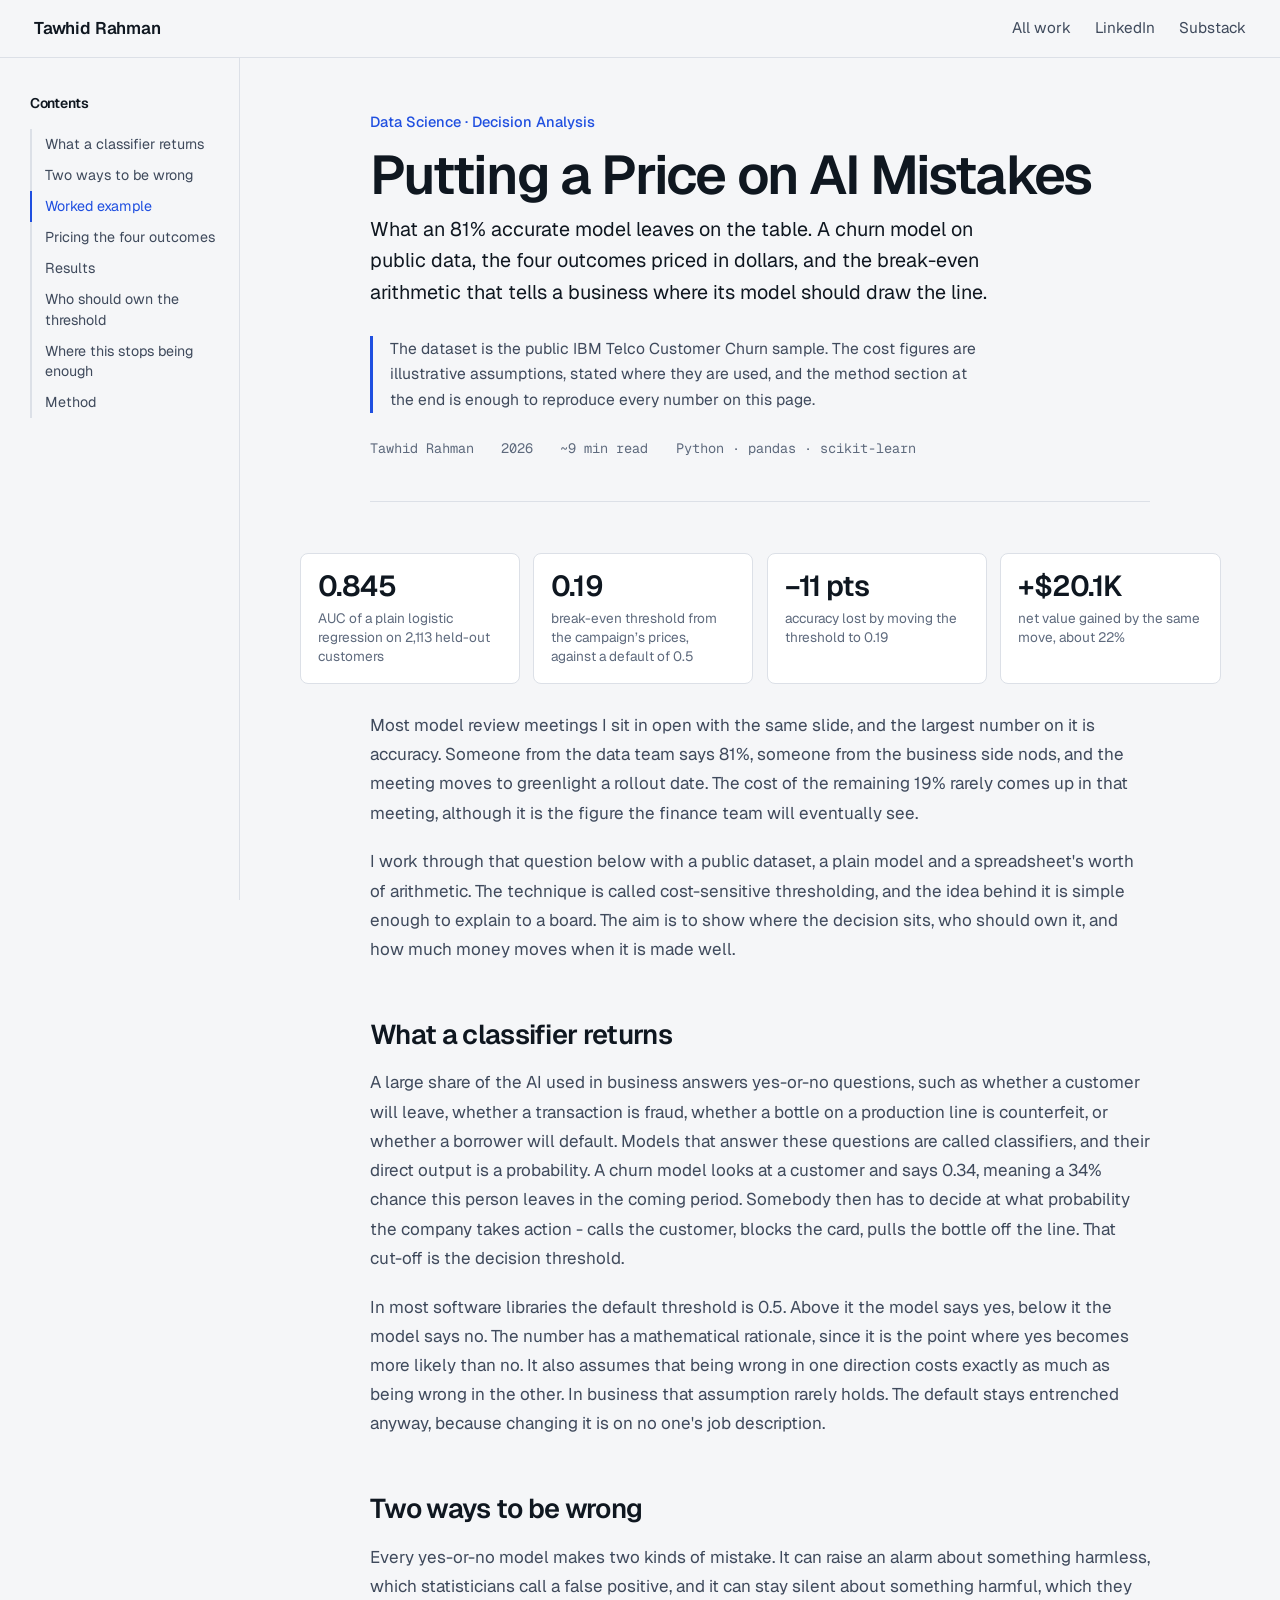
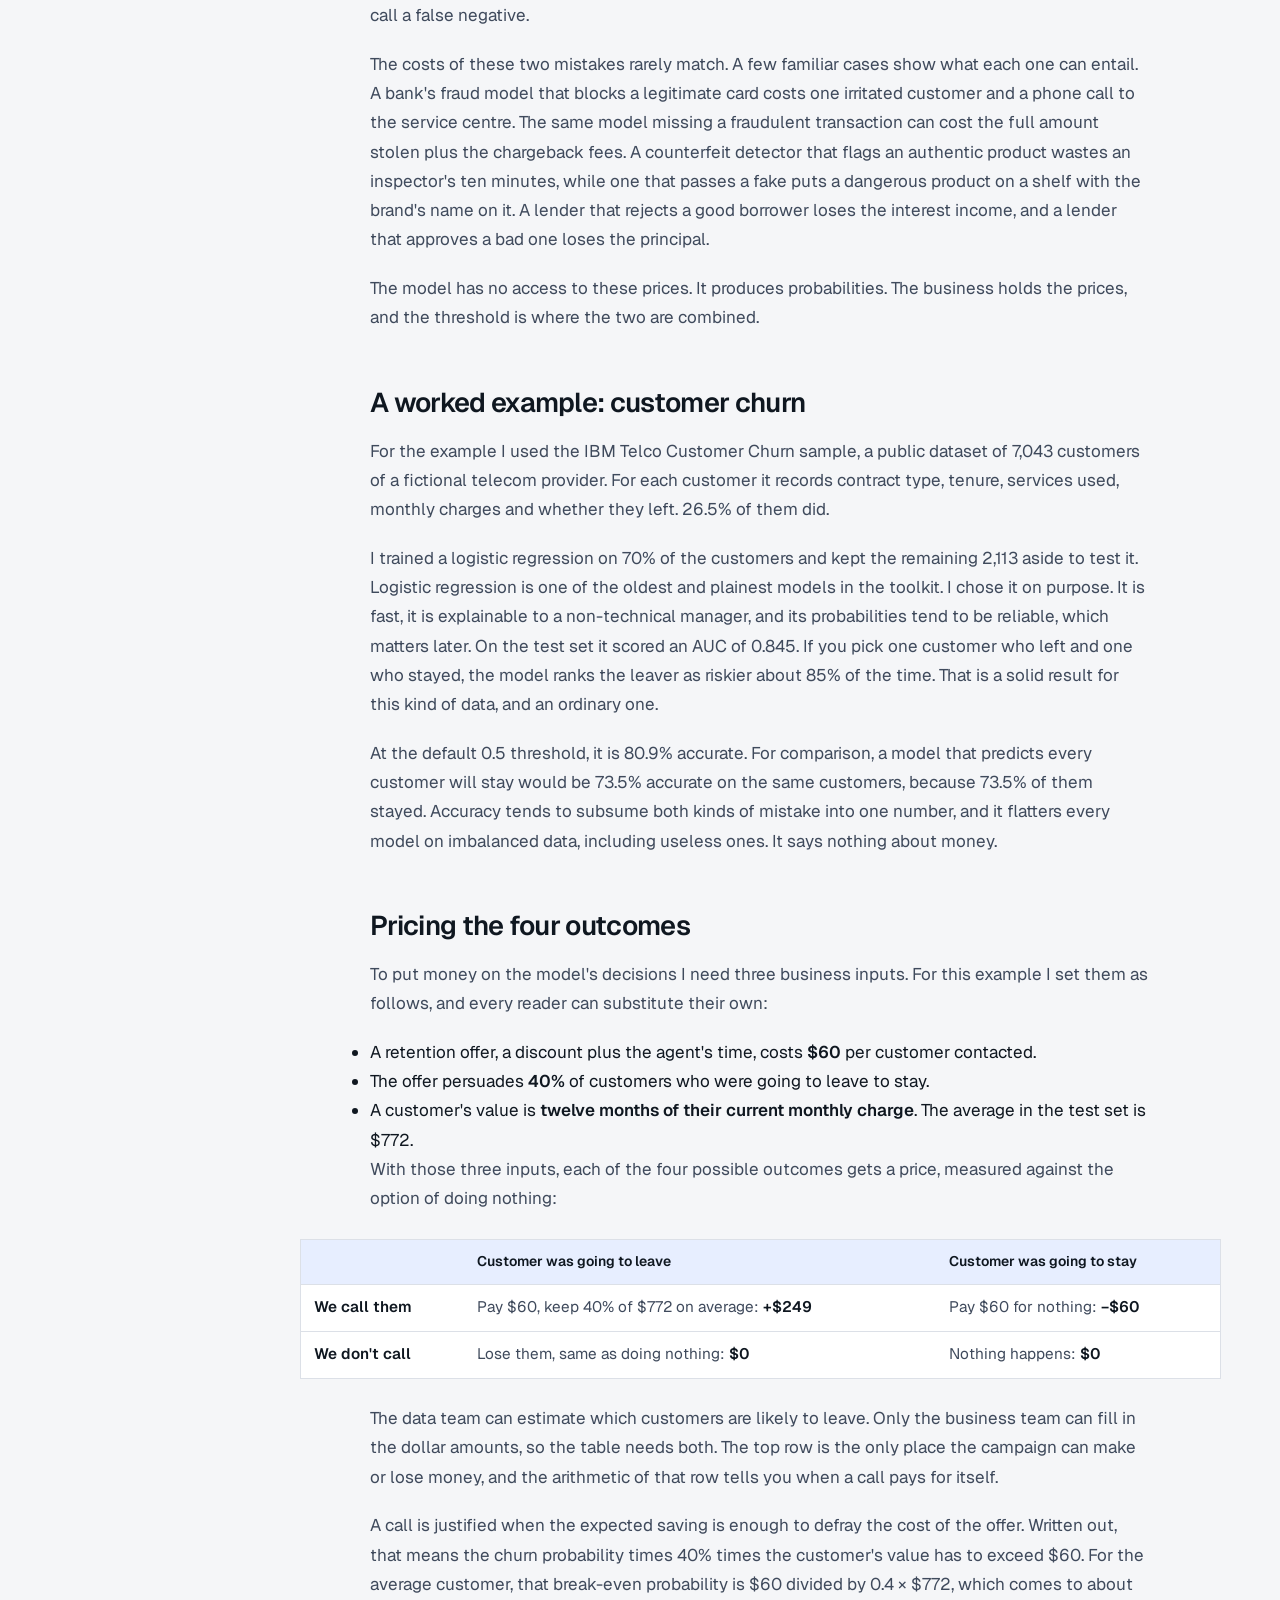
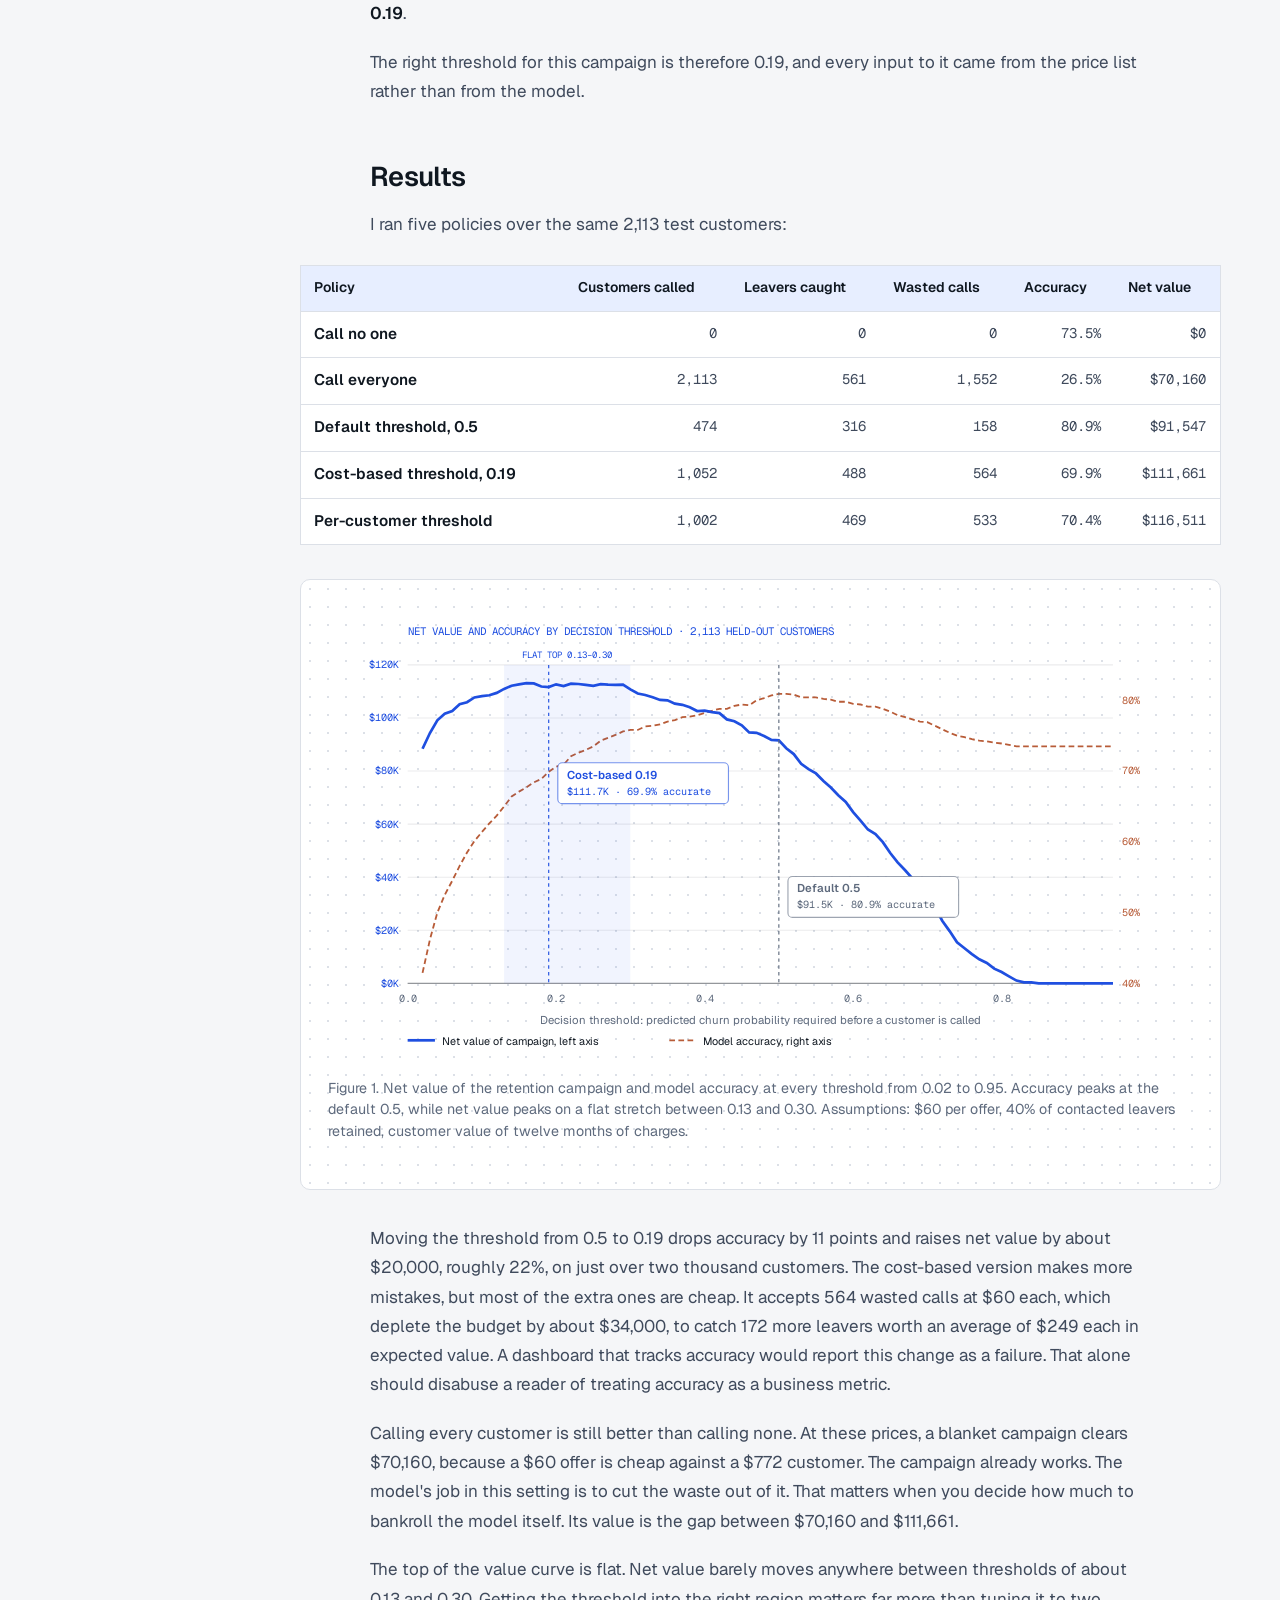
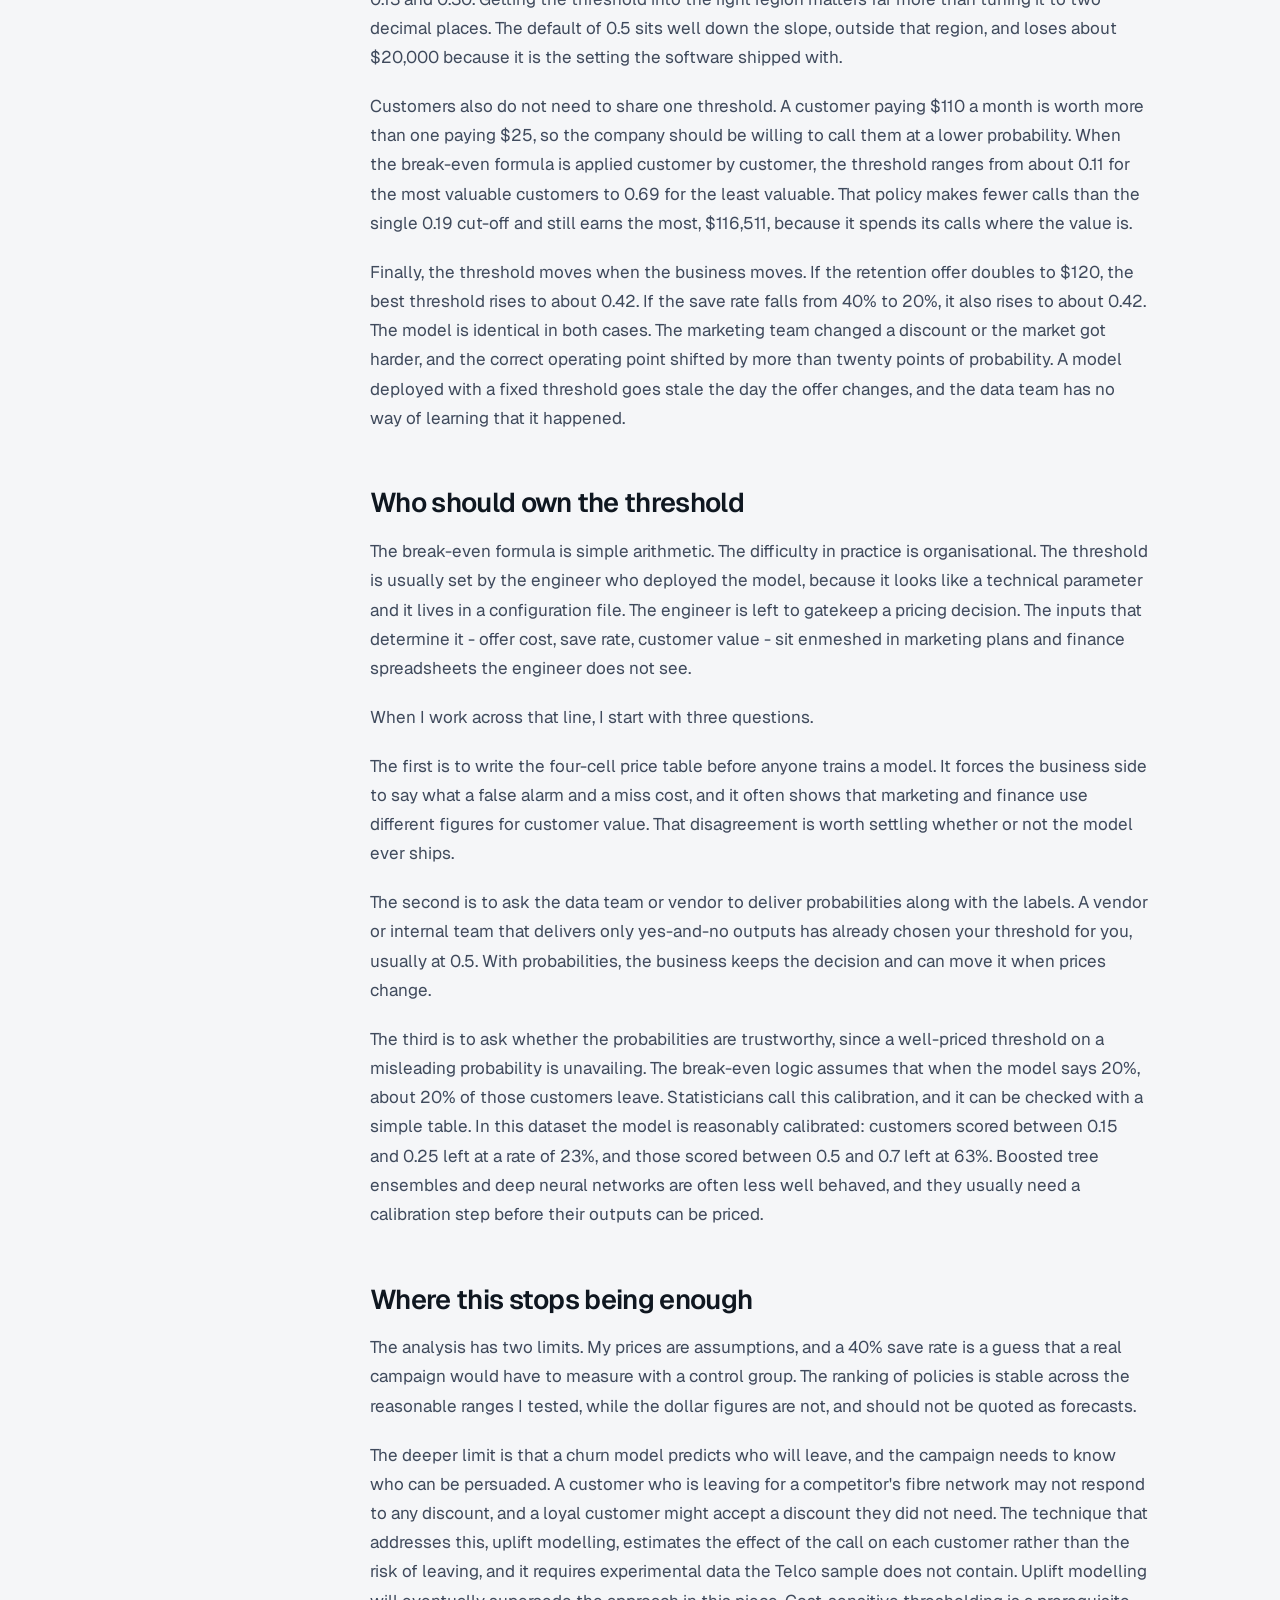
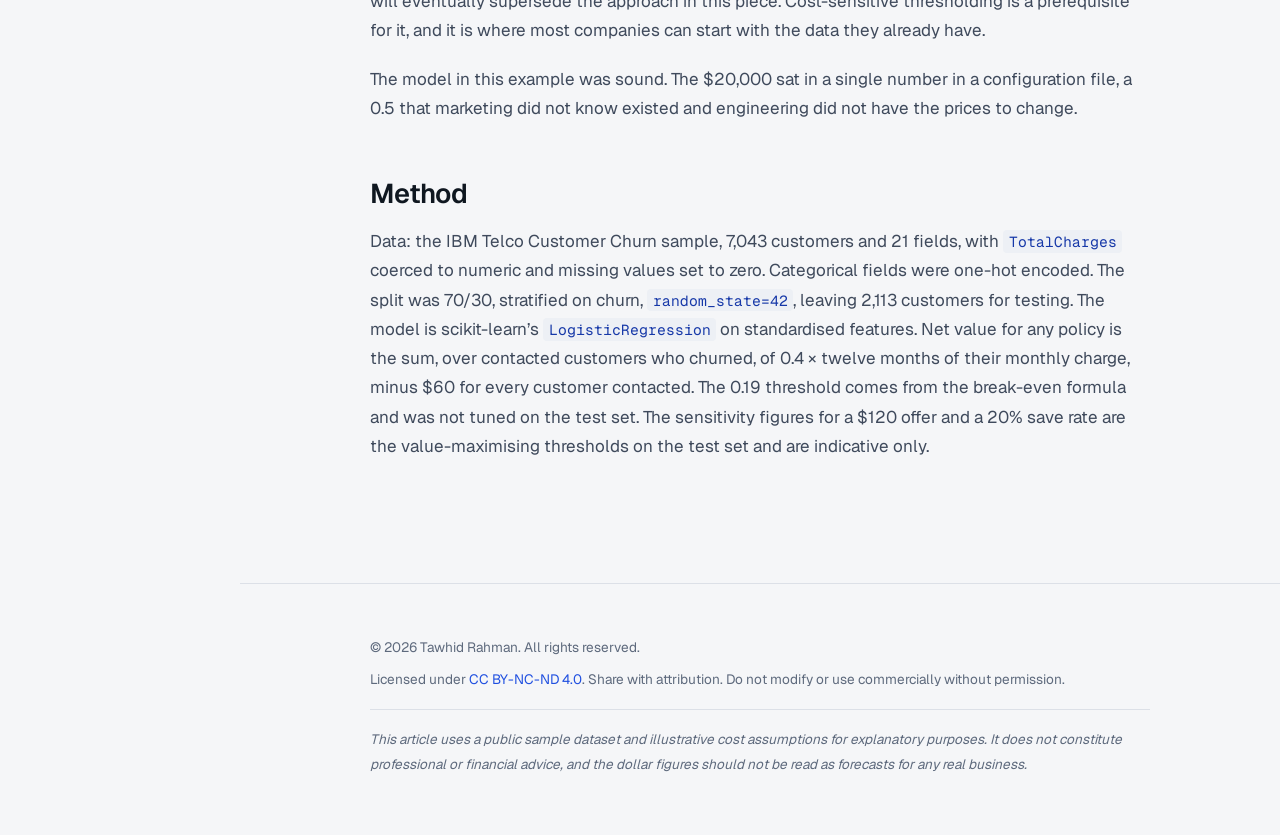
<file: work/putting-a-price-on-ai-mistakes.html>
<!DOCTYPE html>
<html lang="en" data-theme="light">
<head>
<meta charset="UTF-8">
<meta name="viewport" content="width=device-width, initial-scale=1.0">
<title>Putting a Price on AI Mistakes | Tawhid Rahman</title>
<meta name="description" content="Why the most accurate classification model is often not the most profitable one. Cost-sensitive thresholds explained on a public churn dataset, with the break-even formula and who in the business should own it.">
<meta name="author" content="Tawhid Rahman">
<meta name="keywords" content="cost-sensitive classification, decision threshold, churn model, false positives, false negatives, AI business value, calibration">
<meta property="og:title" content="Putting a Price on AI Mistakes">
<meta property="og:description" content="An 81% accurate churn model, an unowned threshold, and the $20,000 between them. Cost-sensitive thresholds explained on real data.">
<meta property="og:type" content="article">
<meta property="og:url" content="https://rahman-tawhid.github.io/work/putting-a-price-on-ai-mistakes.html">
<meta property="og:image" content="https://rahman-tawhid.github.io/assets/og.png">
<meta name="twitter:card" content="summary_large_image">
<link rel="preconnect" href="https://fonts.googleapis.com"><link rel="preconnect" href="https://fonts.gstatic.com" crossorigin>
<link href="https://fonts.googleapis.com/css2?family=Geist:wght@400;500;600&family=Geist+Mono:wght@400;500&display=swap" rel="stylesheet">
<link rel="stylesheet" href="/assets/site.css">
</head>
<body class="fig-scroll">
<header class="site-header">
  <a class="brand" href="/"><span class="brand-name">Tawhid Rahman</span></a>
  <div class="header-controls">
    <a class="header-link" href="/">All work</a>
    <a class="header-link" href="https://www.linkedin.com/in/tawhidurr/" target="_blank" rel="noopener">LinkedIn</a>
    <a class="header-link" href="https://substack.com/@tawhidr" target="_blank" rel="noopener">Substack</a>
  </div>
</header>
<div class="page-wrapper">
<nav class="toc-rail" aria-label="Table of contents"><h3>Contents</h3>
<a href="#classifier">What a classifier returns</a><a href="#errors">Two ways to be wrong</a><a href="#example">Worked example</a><a href="#pricing">Pricing the four outcomes</a><a href="#results">Results</a><a href="#ownership">Who should own the threshold</a><a href="#limits">Where this stops being enough</a><a href="#method">Method</a>
</nav>
<main class="main-content">

<section class="hero">
  <p class="hero-eyebrow">Data Science &middot; Decision Analysis</p>
  <h1>Putting a Price on AI Mistakes</h1>
  <p class="hero-subtitle">What an 81% accurate model leaves on the table. A churn model on public data, the four outcomes priced in dollars, and the break-even arithmetic that tells a business where its model should draw the line.</p>
  <p class="hero-author">The dataset is the public IBM Telco Customer Churn sample. The cost figures are illustrative assumptions, stated where they are used, and the method section at the end is enough to reproduce every number on this page.</p>
  <div class="hero-meta"><span>Tawhid Rahman</span><span>2026</span><span>~9 min read</span><span>Python &middot; pandas &middot; scikit-learn</span></div>
</section>

<div class="stat-row wide">
  <div class="stat"><b>0.845</b><span>AUC of a plain logistic regression on 2,113 held-out customers</span></div>
  <div class="stat"><b>0.19</b><span>break-even threshold from the campaign&rsquo;s prices, against a default of 0.5</span></div>
  <div class="stat"><b>&minus;11 pts</b><span>accuracy lost by moving the threshold to 0.19</span></div>
  <div class="stat"><b>+$20.1K</b><span>net value gained by the same move, about 22%</span></div>
</div>

<p>Most model review meetings I sit in open with the same slide, and the largest number on it is accuracy. Someone from the data team says 81%, someone from the business side nods, and the meeting moves to greenlight a rollout date. The cost of the remaining 19% rarely comes up in that meeting, although it is the figure the finance team will eventually see.</p>
<p>I work through that question below with a public dataset, a plain model and a spreadsheet's worth of arithmetic. The technique is called cost-sensitive thresholding, and the idea behind it is simple enough to explain to a board. The aim is to show where the decision sits, who should own it, and how much money moves when it is made well.</p>
<h2 id="classifier">What a classifier returns</h2>
<p>A large share of the AI used in business answers yes-or-no questions, such as whether a customer will leave, whether a transaction is fraud, whether a bottle on a production line is counterfeit, or whether a borrower will default. Models that answer these questions are called classifiers, and their direct output is a probability. A churn model looks at a customer and says 0.34, meaning a 34% chance this person leaves in the coming period. Somebody then has to decide at what probability the company takes action - calls the customer, blocks the card, pulls the bottle off the line. That cut-off is the decision threshold.</p>
<p>In most software libraries the default threshold is 0.5. Above it the model says yes, below it the model says no. The number has a mathematical rationale, since it is the point where yes becomes more likely than no. It also assumes that being wrong in one direction costs exactly as much as being wrong in the other. In business that assumption rarely holds. The default stays entrenched anyway, because changing it is on no one's job description.</p>
<h2 id="errors">Two ways to be wrong</h2>
<p>Every yes-or-no model makes two kinds of mistake. It can raise an alarm about something harmless, which statisticians call a false positive, and it can stay silent about something harmful, which they call a false negative.</p>
<p>The costs of these two mistakes rarely match. A few familiar cases show what each one can entail. A bank's fraud model that blocks a legitimate card costs one irritated customer and a phone call to the service centre. The same model missing a fraudulent transaction can cost the full amount stolen plus the chargeback fees. A counterfeit detector that flags an authentic product wastes an inspector's ten minutes, while one that passes a fake puts a dangerous product on a shelf with the brand's name on it. A lender that rejects a good borrower loses the interest income, and a lender that approves a bad one loses the principal.</p>
<p>The model has no access to these prices. It produces probabilities. The business holds the prices, and the threshold is where the two are combined.</p>
<h2 id="example">A worked example: customer churn</h2>
<p>For the example I used the IBM Telco Customer Churn sample, a public dataset of 7,043 customers of a fictional telecom provider. For each customer it records contract type, tenure, services used, monthly charges and whether they left. 26.5% of them did.</p>
<p>I trained a logistic regression on 70% of the customers and kept the remaining 2,113 aside to test it. Logistic regression is one of the oldest and plainest models in the toolkit. I chose it on purpose. It is fast, it is explainable to a non-technical manager, and its probabilities tend to be reliable, which matters later. On the test set it scored an AUC of 0.845. If you pick one customer who left and one who stayed, the model ranks the leaver as riskier about 85% of the time. That is a solid result for this kind of data, and an ordinary one.</p>
<p>At the default 0.5 threshold, it is 80.9% accurate. For comparison, a model that predicts every customer will stay would be 73.5% accurate on the same customers, because 73.5% of them stayed. Accuracy tends to subsume both kinds of mistake into one number, and it flatters every model on imbalanced data, including useless ones. It says nothing about money.</p>
<h2 id="pricing">Pricing the four outcomes</h2>
<p>To put money on the model's decisions I need three business inputs. For this example I set them as follows, and every reader can substitute their own:</p>
<ul>
<li>A retention offer, a discount plus the agent's time, costs <strong>$60</strong> per customer contacted.</li>
<li>The offer persuades <strong>40%</strong> of customers who were going to leave to stay.</li>
<li>A customer's value is <strong>twelve months of their current monthly charge</strong>. The average in the test set is $772.</li>
</ul>
<p>With those three inputs, each of the four possible outcomes gets a price, measured against the option of doing nothing:</p>
<div class="table-wrap"><table class="ref-table">
<thead>
<tr>
<th></th>
<th>Customer was going to leave</th>
<th>Customer was going to stay</th>
</tr>
</thead>
<tbody>
<tr>
<td><strong>We call them</strong></td>
<td>Pay $60, keep 40% of $772 on average: <strong>+$249</strong></td>
<td>Pay $60 for nothing: <strong>&minus;$60</strong></td>
</tr>
<tr>
<td><strong>We don't call</strong></td>
<td>Lose them, same as doing nothing: <strong>$0</strong></td>
<td>Nothing happens: <strong>$0</strong></td>
</tr>
</tbody>
</table></div>
<p>The data team can estimate which customers are likely to leave. Only the business team can fill in the dollar amounts, so the table needs both. The top row is the only place the campaign can make or lose money, and the arithmetic of that row tells you when a call pays for itself.</p>
<p>A call is justified when the expected saving is enough to defray the cost of the offer. Written out, that means the churn probability times 40% times the customer's value has to exceed $60. For the average customer, that break-even probability is $60 divided by 0.4 × $772, which comes to about <strong>0.19</strong>.</p>
<p>The right threshold for this campaign is therefore 0.19, and every input to it came from the price list rather than from the model.</p>
<h2 id="results">Results</h2>
<p>I ran five policies over the same 2,113 test customers:</p>
<div class="table-wrap"><table class="ref-table">
<thead>
<tr>
<th>Policy</th>
<th>Customers called</th>
<th>Leavers caught</th>
<th>Wasted calls</th>
<th>Accuracy</th>
<th>Net value</th>
</tr>
</thead>
<tbody>
<tr>
<td>Call no one</td>
<td class="num">0</td>
<td class="num">0</td>
<td class="num">0</td>
<td class="num">73.5%</td>
<td class="num">$0</td>
</tr>
<tr>
<td>Call everyone</td>
<td class="num">2,113</td>
<td class="num">561</td>
<td class="num">1,552</td>
<td class="num">26.5%</td>
<td class="num">$70,160</td>
</tr>
<tr>
<td>Default threshold, 0.5</td>
<td class="num">474</td>
<td class="num">316</td>
<td class="num">158</td>
<td class="num">80.9%</td>
<td class="num">$91,547</td>
</tr>
<tr>
<td>Cost-based threshold, 0.19</td>
<td class="num">1,052</td>
<td class="num">488</td>
<td class="num">564</td>
<td class="num">69.9%</td>
<td class="num">$111,661</td>
</tr>
<tr>
<td>Per-customer threshold</td>
<td class="num">1,002</td>
<td class="num">469</td>
<td class="num">533</td>
<td class="num">70.4%</td>
<td class="num">$116,511</td>
</tr>
</tbody>
</table></div>
<div class="diagram-wrapper"><svg viewBox="0 0 760 400" xmlns="http://www.w3.org/2000/svg" role="img" aria-label="Net value and accuracy of a churn retention campaign across decision thresholds"><text x="70" y="24" font-family="Geist Mono,monospace" font-size="9.5" fill="#1F4FE0">NET VALUE AND ACCURACY BY DECISION THRESHOLD · 2,113 HELD-OUT CUSTOMERS</text><line x1="70" y1="330.0" x2="690" y2="330.0" stroke="currentColor" stroke-opacity=".08"/><text x="62" y="333.0" font-family="Geist Mono,monospace" font-size="9" fill="#1F4FE0" text-anchor="end">$0K</text><line x1="70" y1="283.3" x2="690" y2="283.3" stroke="currentColor" stroke-opacity=".08"/><text x="62" y="286.3" font-family="Geist Mono,monospace" font-size="9" fill="#1F4FE0" text-anchor="end">$20K</text><line x1="70" y1="236.7" x2="690" y2="236.7" stroke="currentColor" stroke-opacity=".08"/><text x="62" y="239.7" font-family="Geist Mono,monospace" font-size="9" fill="#1F4FE0" text-anchor="end">$40K</text><line x1="70" y1="190.0" x2="690" y2="190.0" stroke="currentColor" stroke-opacity=".08"/><text x="62" y="193.0" font-family="Geist Mono,monospace" font-size="9" fill="#1F4FE0" text-anchor="end">$60K</text><line x1="70" y1="143.3" x2="690" y2="143.3" stroke="currentColor" stroke-opacity=".08"/><text x="62" y="146.3" font-family="Geist Mono,monospace" font-size="9" fill="#1F4FE0" text-anchor="end">$80K</text><line x1="70" y1="96.7" x2="690" y2="96.7" stroke="currentColor" stroke-opacity=".08"/><text x="62" y="99.7" font-family="Geist Mono,monospace" font-size="9" fill="#1F4FE0" text-anchor="end">$100K</text><line x1="70" y1="50.0" x2="690" y2="50.0" stroke="currentColor" stroke-opacity=".08"/><text x="62" y="53.0" font-family="Geist Mono,monospace" font-size="9" fill="#1F4FE0" text-anchor="end">$120K</text><text x="698" y="333.0" font-family="Geist Mono,monospace" font-size="9" fill="#b85c38" text-anchor="start">40%</text><text x="698" y="270.8" font-family="Geist Mono,monospace" font-size="9" fill="#b85c38" text-anchor="start">50%</text><text x="698" y="208.6" font-family="Geist Mono,monospace" font-size="9" fill="#b85c38" text-anchor="start">60%</text><text x="698" y="146.3" font-family="Geist Mono,monospace" font-size="9" fill="#b85c38" text-anchor="start">70%</text><text x="698" y="84.1" font-family="Geist Mono,monospace" font-size="9" fill="#b85c38" text-anchor="start">80%</text><text x="70.0" y="346" font-family="Geist Mono,monospace" font-size="9" fill="#5E6A7D" text-anchor="middle">0.0</text><text x="200.5" y="346" font-family="Geist Mono,monospace" font-size="9" fill="#5E6A7D" text-anchor="middle">0.2</text><text x="331.1" y="346" font-family="Geist Mono,monospace" font-size="9" fill="#5E6A7D" text-anchor="middle">0.4</text><text x="461.6" y="346" font-family="Geist Mono,monospace" font-size="9" fill="#5E6A7D" text-anchor="middle">0.6</text><text x="592.1" y="346" font-family="Geist Mono,monospace" font-size="9" fill="#5E6A7D" text-anchor="middle">0.8</text><line x1="70" y1="330" x2="690" y2="330" stroke="currentColor" stroke-opacity=".4"/><text x="380.0" y="366" font-family="Geist,sans-serif" font-size="10" fill="#5E6A7D" text-anchor="middle">Decision threshold: predicted churn probability required before a customer is called</text><polyline points="83.1,320.7 89.6,291.4 96.1,267.8 102.6,252.2 109.2,239.8 115.7,226.7 122.2,214.9 128.7,204.9 135.3,196.8 141.8,189.4 148.3,182.5 154.8,174.4 161.4,165.7 167.9,161.4 174.4,157.6 180.9,153.3 187.5,150.2 194.0,144.0 200.5,139.6 207.1,137.7 213.6,130.3 220.1,127.2 226.6,124.7 233.2,121.6 239.7,116.6 246.2,114.1 252.7,111.6 259.3,108.5 265.8,107.2 272.3,107.2 278.8,104.1 285.4,103.5 291.9,102.3 298.4,99.8 304.9,98.5 311.5,96.0 318.0,95.4 324.5,94.2 331.1,92.3 337.6,90.4 344.1,88.6 350.6,88.6 357.2,86.1 363.7,84.8 370.2,85.5 376.7,81.1 383.3,79.2 389.8,76.8 396.3,75.5 402.8,75.5 409.4,76.1 415.9,78.6 422.4,78.6 428.9,78.6 435.5,79.9 442.0,80.5 448.5,82.4 455.1,82.4 461.6,84.2 468.1,84.8 474.6,86.7 481.2,86.7 487.7,88.6 494.2,91.1 500.7,94.2 507.3,96.0 513.8,97.9 520.3,99.8 526.8,100.4 533.4,103.5 539.9,106.6 546.4,109.7 552.9,112.2 559.5,113.5 566.0,115.3 572.5,116.6 579.1,117.2 585.6,118.4 592.1,119.1 598.6,120.3 605.2,121.6 611.7,121.6 618.2,121.6 624.7,121.6 631.3,121.6 637.8,121.6 644.3,121.6 650.8,121.6 657.4,121.6 663.9,121.6 670.4,121.6 676.9,121.6 683.5,121.6 690.0,121.6" fill="none" stroke="#b85c38" stroke-width="1.6" stroke-dasharray="5,3"/><polyline points="83.1,123.7 89.6,109.9 96.1,98.7 102.6,93.0 109.2,90.5 115.7,84.6 122.2,82.8 128.7,78.6 135.3,77.4 141.8,76.7 148.3,74.6 154.8,71.1 161.4,68.3 167.9,67.1 174.4,66.1 180.9,66.3 187.5,69.0 194.0,69.5 200.5,67.1 207.1,68.6 213.6,66.5 220.1,66.8 226.6,67.6 233.2,68.5 239.7,67.0 246.2,67.4 252.7,67.6 259.3,67.3 265.8,71.5 272.3,75.2 278.8,76.5 285.4,78.4 291.9,80.8 298.4,81.1 304.9,84.1 311.5,85.1 318.0,87.3 324.5,90.6 331.1,90.3 337.6,91.6 344.1,92.4 350.6,97.9 357.2,99.5 363.7,103.1 370.2,109.4 376.7,109.7 383.3,112.5 389.8,115.9 396.3,116.4 402.8,123.3 409.4,128.4 415.9,136.9 422.4,141.6 428.9,145.4 435.5,152.0 442.0,157.8 448.5,164.6 455.1,170.4 461.6,179.4 468.1,186.9 474.6,194.7 481.2,198.7 487.7,205.8 494.2,215.4 500.7,223.6 507.3,230.5 513.8,237.9 520.3,245.7 526.8,251.7 533.4,262.8 539.9,274.9 546.4,284.0 552.9,293.8 559.5,299.1 566.0,304.2 572.5,308.8 579.1,312.0 585.6,317.0 592.1,320.0 598.6,323.8 605.2,327.5 611.7,329.1 618.2,329.1 624.7,330.0 631.3,330.0 637.8,330.0 644.3,330.0 650.8,330.0 657.4,330.0 663.9,330.0 670.4,330.0 676.9,330.0 683.5,330.0 690.0,330.0" fill="none" stroke="#1F4FE0" stroke-width="2.4"/><rect x="154.8" y="50" width="110.9" height="280" fill="#1F4FE0" fill-opacity=".06"/><text x="210.3" y="44" font-family="Geist Mono,monospace" font-size="8" fill="#1F4FE0" text-anchor="middle">FLAT TOP 0.13–0.30</text><line x1="194.0" y1="50" x2="194.0" y2="330" stroke="#1F4FE0" stroke-dasharray="3,3"/><rect x="202.0" y="136" width="150" height="36" rx="4" style="fill:var(--bg-card,#fff)" stroke="#1F4FE0" stroke-opacity=".6"/><text x="210.0" y="150" font-family="Geist,sans-serif" font-size="10" fill="#1F4FE0" font-weight="600">Cost-based 0.19</text><text x="210.0" y="164" font-family="Geist Mono,monospace" font-size="9" fill="#1F4FE0">$111.7K · 69.9% accurate</text><line x1="396.3" y1="50" x2="396.3" y2="330" stroke="#5E6A7D" stroke-dasharray="3,3"/><rect x="404.3" y="236" width="150" height="36" rx="4" style="fill:var(--bg-card,#fff)" stroke="#5E6A7D" stroke-opacity=".6"/><text x="412.3" y="250" font-family="Geist,sans-serif" font-size="10" fill="#5E6A7D" font-weight="600">Default 0.5</text><text x="412.3" y="264" font-family="Geist Mono,monospace" font-size="9" fill="#5E6A7D">$91.5K · 80.9% accurate</text><line x1="70" y1="380" x2="94" y2="380" stroke="#1F4FE0" stroke-width="2.4"/><text x="100" y="384" font-family="Geist,sans-serif" font-size="9.5" fill="currentColor">Net value of campaign, left axis</text><line x1="300" y1="380" x2="324" y2="380" stroke="#b85c38" stroke-width="1.6" stroke-dasharray="5,3"/><text x="330" y="384" font-family="Geist,sans-serif" font-size="9.5" fill="currentColor">Model accuracy, right axis</text></svg><p class="diagram-caption">Figure 1. Net value of the retention campaign and model accuracy at every threshold from 0.02 to 0.95. Accuracy peaks at the default 0.5, while net value peaks on a flat stretch between 0.13 and 0.30. Assumptions: $60 per offer, 40% of contacted leavers retained, customer value of twelve months of charges.</p></div>
<p>Moving the threshold from 0.5 to 0.19 drops accuracy by 11 points and raises net value by about $20,000, roughly 22%, on just over two thousand customers. The cost-based version makes more mistakes, but most of the extra ones are cheap. It accepts 564 wasted calls at $60 each, which deplete the budget by about $34,000, to catch 172 more leavers worth an average of $249 each in expected value. A dashboard that tracks accuracy would report this change as a failure. That alone should disabuse a reader of treating accuracy as a business metric.</p>
<p>Calling every customer is still better than calling none. At these prices, a blanket campaign clears $70,160, because a $60 offer is cheap against a $772 customer. The campaign already works. The model's job in this setting is to cut the waste out of it. That matters when you decide how much to bankroll the model itself. Its value is the gap between $70,160 and $111,661.</p>
<p>The top of the value curve is flat. Net value barely moves anywhere between thresholds of about 0.13 and 0.30. Getting the threshold into the right region matters far more than tuning it to two decimal places. The default of 0.5 sits well down the slope, outside that region, and loses about $20,000 because it is the setting the software shipped with.</p>
<p>Customers also do not need to share one threshold. A customer paying $110 a month is worth more than one paying $25, so the company should be willing to call them at a lower probability. When the break-even formula is applied customer by customer, the threshold ranges from about 0.11 for the most valuable customers to 0.69 for the least valuable. That policy makes fewer calls than the single 0.19 cut-off and still earns the most, $116,511, because it spends its calls where the value is.</p>
<p>Finally, the threshold moves when the business moves. If the retention offer doubles to $120, the best threshold rises to about 0.42. If the save rate falls from 40% to 20%, it also rises to about 0.42. The model is identical in both cases. The marketing team changed a discount or the market got harder, and the correct operating point shifted by more than twenty points of probability. A model deployed with a fixed threshold goes stale the day the offer changes, and the data team has no way of learning that it happened.</p>
<h2 id="ownership">Who should own the threshold</h2>
<p>The break-even formula is simple arithmetic. The difficulty in practice is organisational. The threshold is usually set by the engineer who deployed the model, because it looks like a technical parameter and it lives in a configuration file. The engineer is left to gatekeep a pricing decision. The inputs that determine it - offer cost, save rate, customer value - sit enmeshed in marketing plans and finance spreadsheets the engineer does not see.</p>
<p>When I work across that line, I start with three questions.</p>
<p>The first is to write the four-cell price table before anyone trains a model. It forces the business side to say what a false alarm and a miss cost, and it often shows that marketing and finance use different figures for customer value. That disagreement is worth settling whether or not the model ever ships.</p>
<p>The second is to ask the data team or vendor to deliver probabilities along with the labels. A vendor or internal team that delivers only yes-and-no outputs has already chosen your threshold for you, usually at 0.5. With probabilities, the business keeps the decision and can move it when prices change.</p>
<p>The third is to ask whether the probabilities are trustworthy, since a well-priced threshold on a misleading probability is unavailing. The break-even logic assumes that when the model says 20%, about 20% of those customers leave. Statisticians call this calibration, and it can be checked with a simple table. In this dataset the model is reasonably calibrated: customers scored between 0.15 and 0.25 left at a rate of 23%, and those scored between 0.5 and 0.7 left at 63%. Boosted tree ensembles and deep neural networks are often less well behaved, and they usually need a calibration step before their outputs can be priced.</p>
<h2 id="limits">Where this stops being enough</h2>
<p>The analysis has two limits. My prices are assumptions, and a 40% save rate is a guess that a real campaign would have to measure with a control group. The ranking of policies is stable across the reasonable ranges I tested, while the dollar figures are not, and should not be quoted as forecasts.</p>
<p>The deeper limit is that a churn model predicts who will leave, and the campaign needs to know who can be persuaded. A customer who is leaving for a competitor's fibre network may not respond to any discount, and a loyal customer might accept a discount they did not need. The technique that addresses this, uplift modelling, estimates the effect of the call on each customer rather than the risk of leaving, and it requires experimental data the Telco sample does not contain. Uplift modelling will eventually supersede the approach in this piece. Cost-sensitive thresholding is a prerequisite for it, and it is where most companies can start with the data they already have.</p>
<p>The model in this example was sound. The $20,000 sat in a single number in a configuration file, a 0.5 that marketing did not know existed and engineering did not have the prices to change.</p>
<h2 id="method">Method</h2>
<p>Data: the IBM Telco Customer Churn sample, 7,043 customers and 21 fields, with <code>TotalCharges</code> coerced to numeric and missing values set to zero. Categorical fields were one-hot encoded. The split was 70/30, stratified on churn, <code>random_state=42</code>, leaving 2,113 customers for testing. The model is scikit-learn&rsquo;s <code>LogisticRegression</code> on standardised features. Net value for any policy is the sum, over contacted customers who churned, of 0.4 &times; twelve months of their monthly charge, minus $60 for every customer contacted. The 0.19 threshold comes from the break-even formula and was not tuned on the test set. The sensitivity figures for a $120 offer and a 20% save rate are the value-maximising thresholds on the test set and are indicative only.</p>

</main>
</div>

<footer class="site-footer">
  <p>&copy; 2026 Tawhid Rahman. All rights reserved.</p>
  <p>Licensed under <a href="https://creativecommons.org/licenses/by-nc-nd/4.0/" style="color:var(--teal);text-decoration:none">CC BY-NC-ND 4.0</a>. Share with attribution. Do not modify or use commercially without permission.</p>
  <div class="disclaimer">
    <p>This article uses a public sample dataset and illustrative cost assumptions for explanatory purposes. It does not constitute professional or financial advice, and the dollar figures should not be read as forecasts for any real business.</p>
  </div>
</footer>

<script>
(function(){var s=localStorage.getItem('theme');if(s)document.documentElement.setAttribute('data-theme',s)})();
(function(){var secs=document.querySelectorAll('h2[id]'),links=document.querySelectorAll('.toc-rail a');var obs=new IntersectionObserver(function(es){es.forEach(function(e){if(e.isIntersecting){links.forEach(function(l){l.classList.remove('active')});var t=document.querySelector('.toc-rail a[href="#'+e.target.id+'"]');if(t)t.classList.add('active')}})},{rootMargin:'-15% 0px -75% 0px'});secs.forEach(function(s){obs.observe(s)})})();
</script>
</body>
</html>
</file>
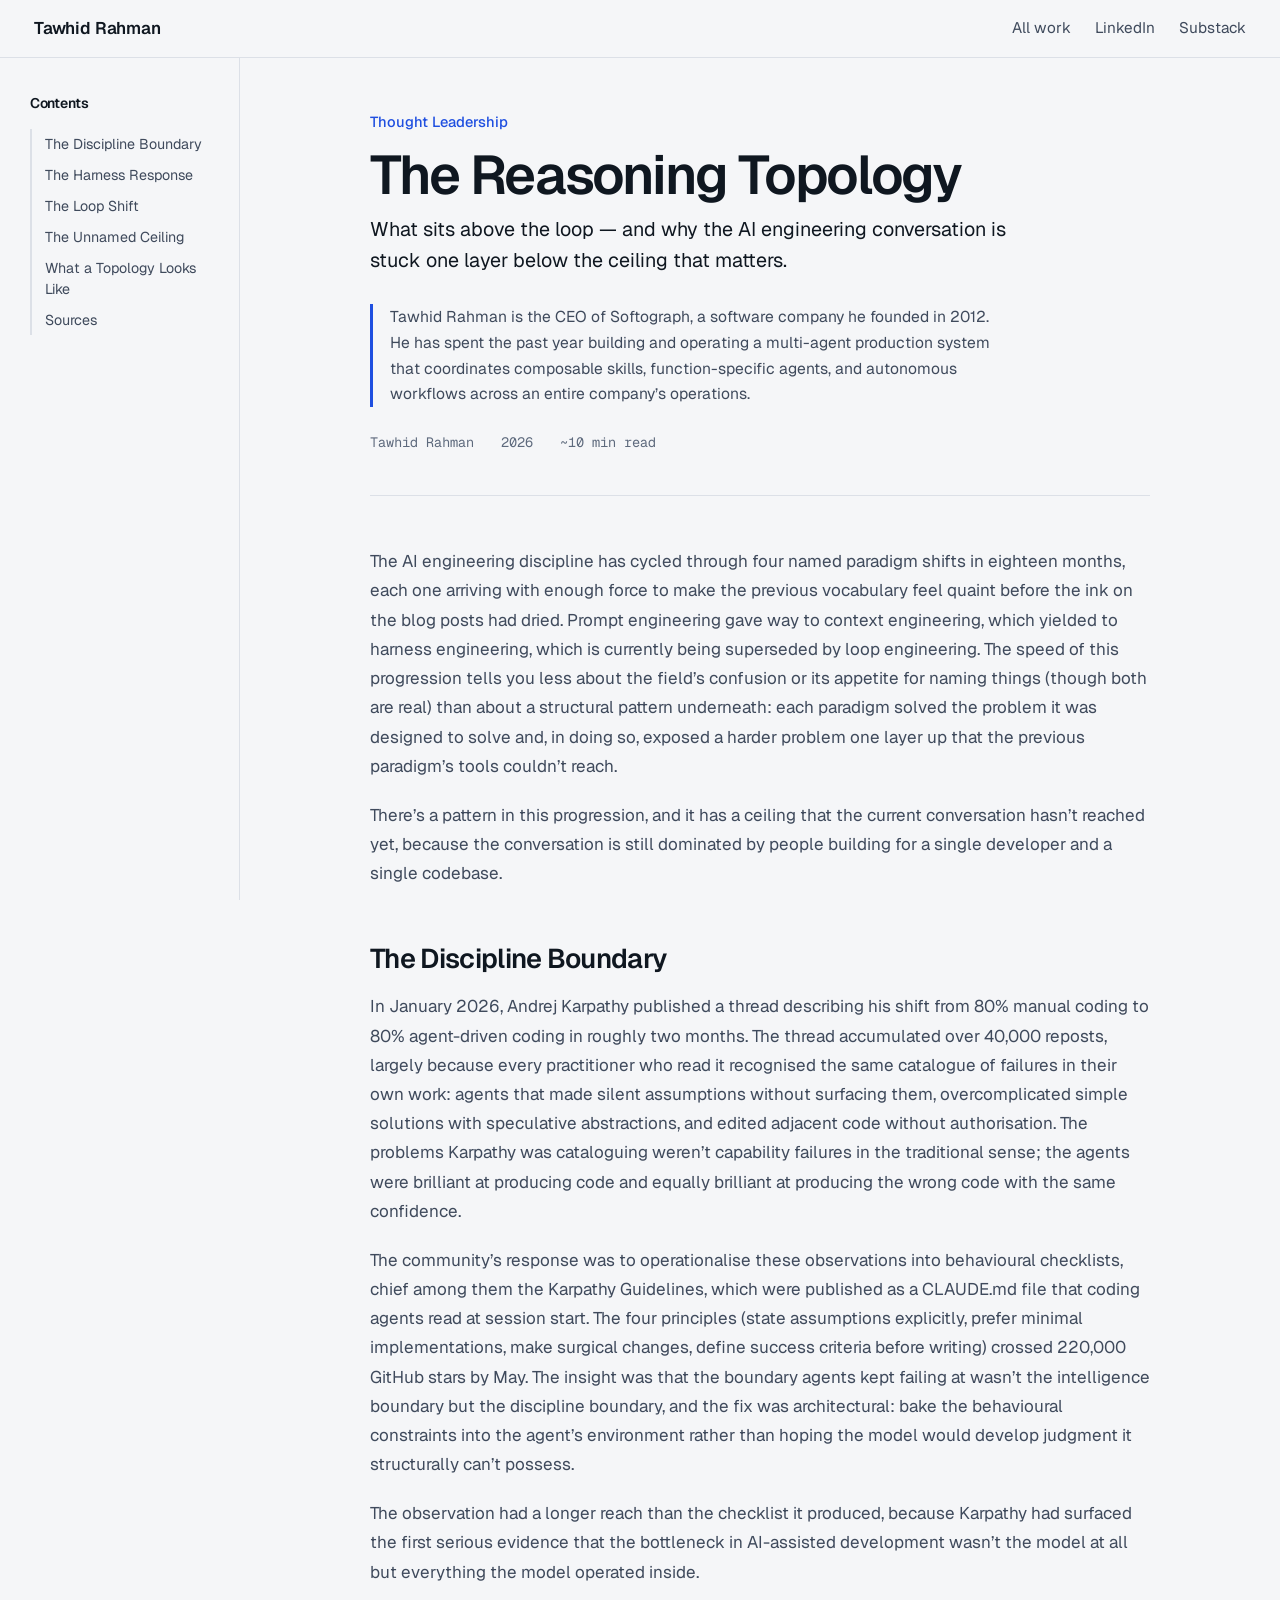
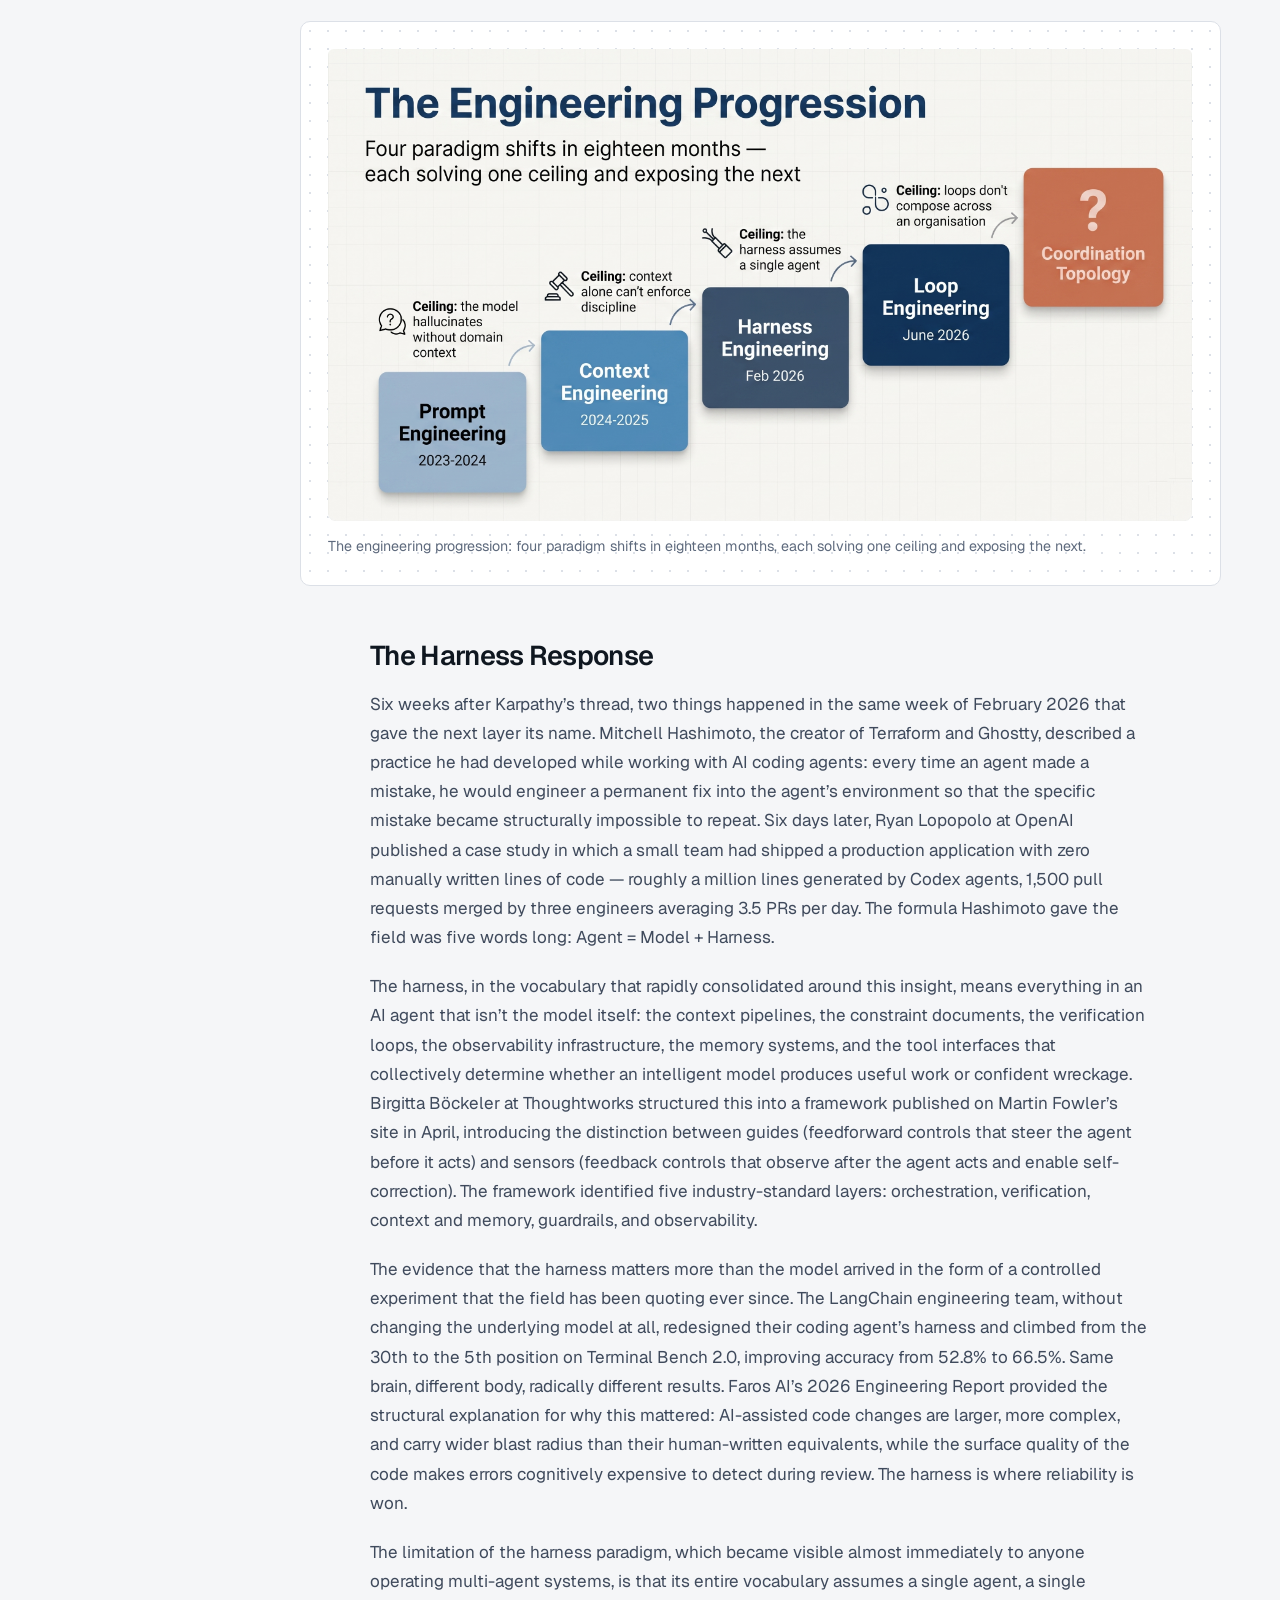
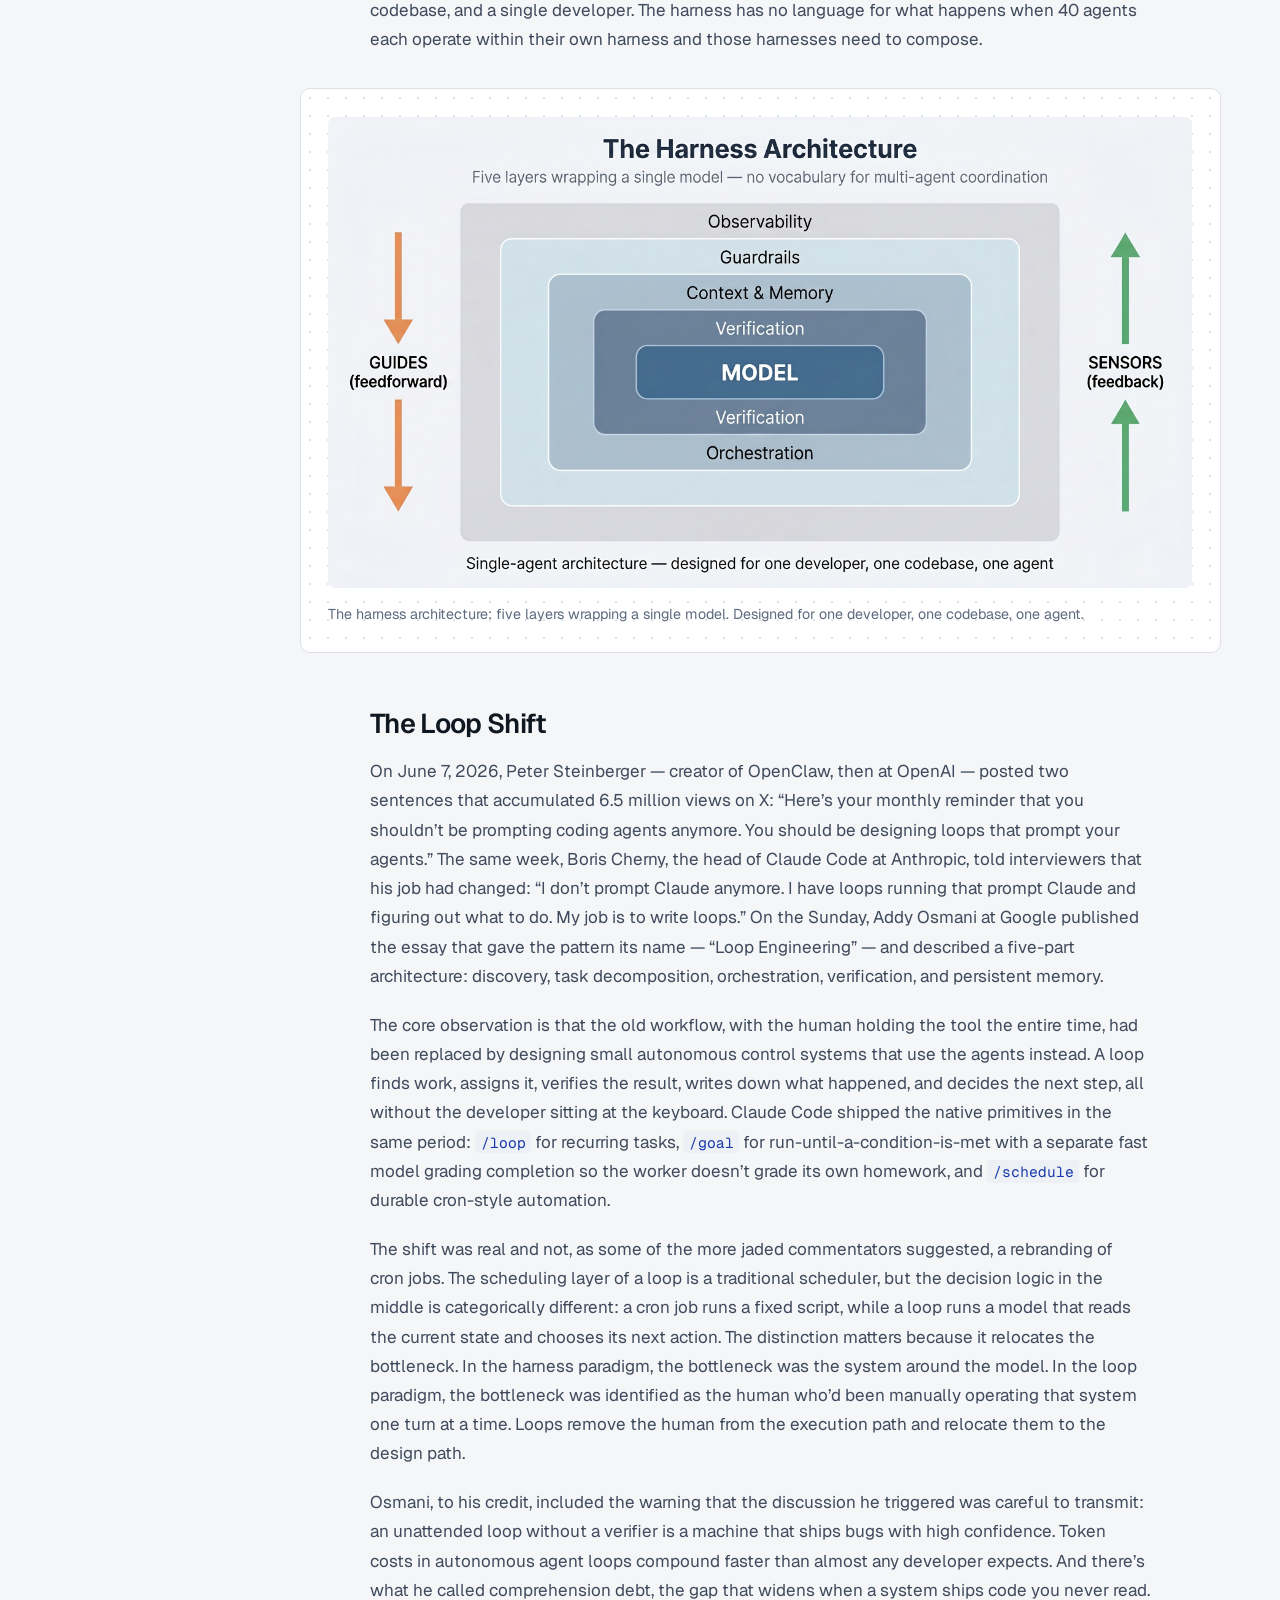
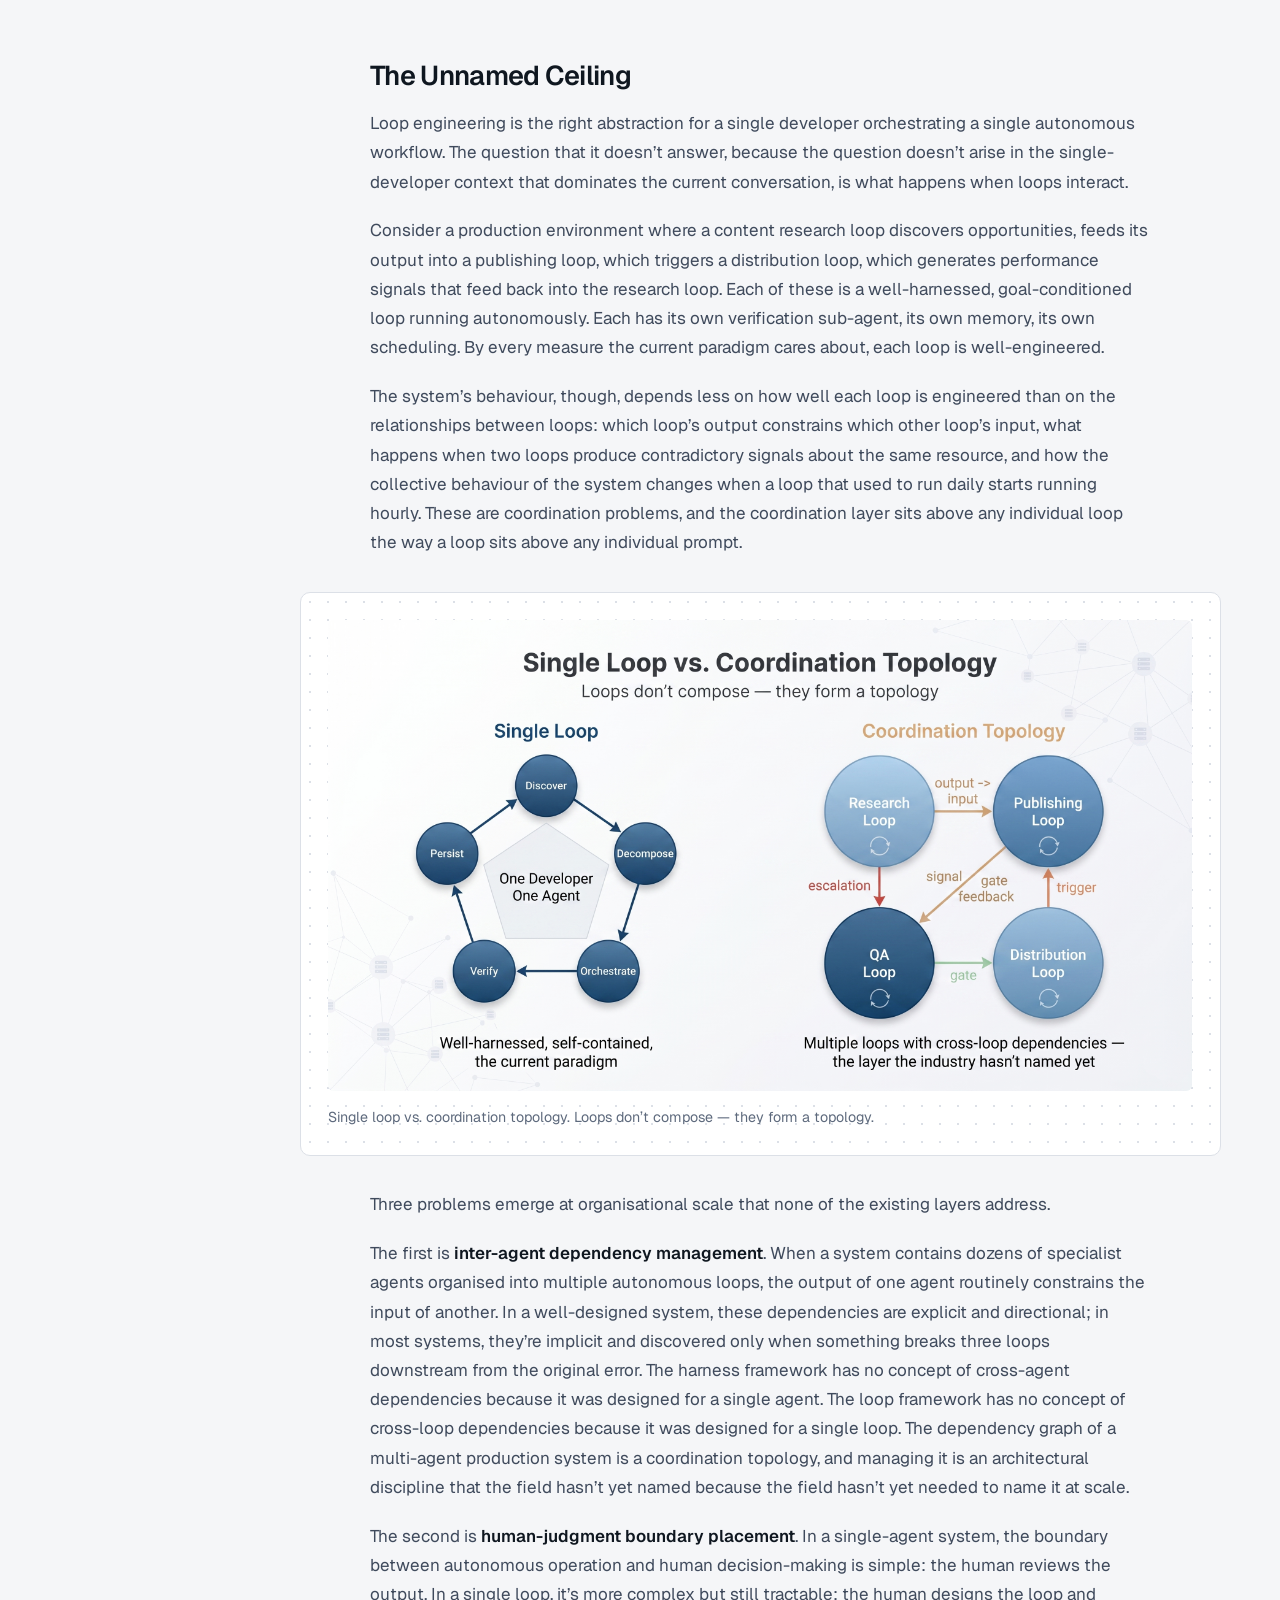
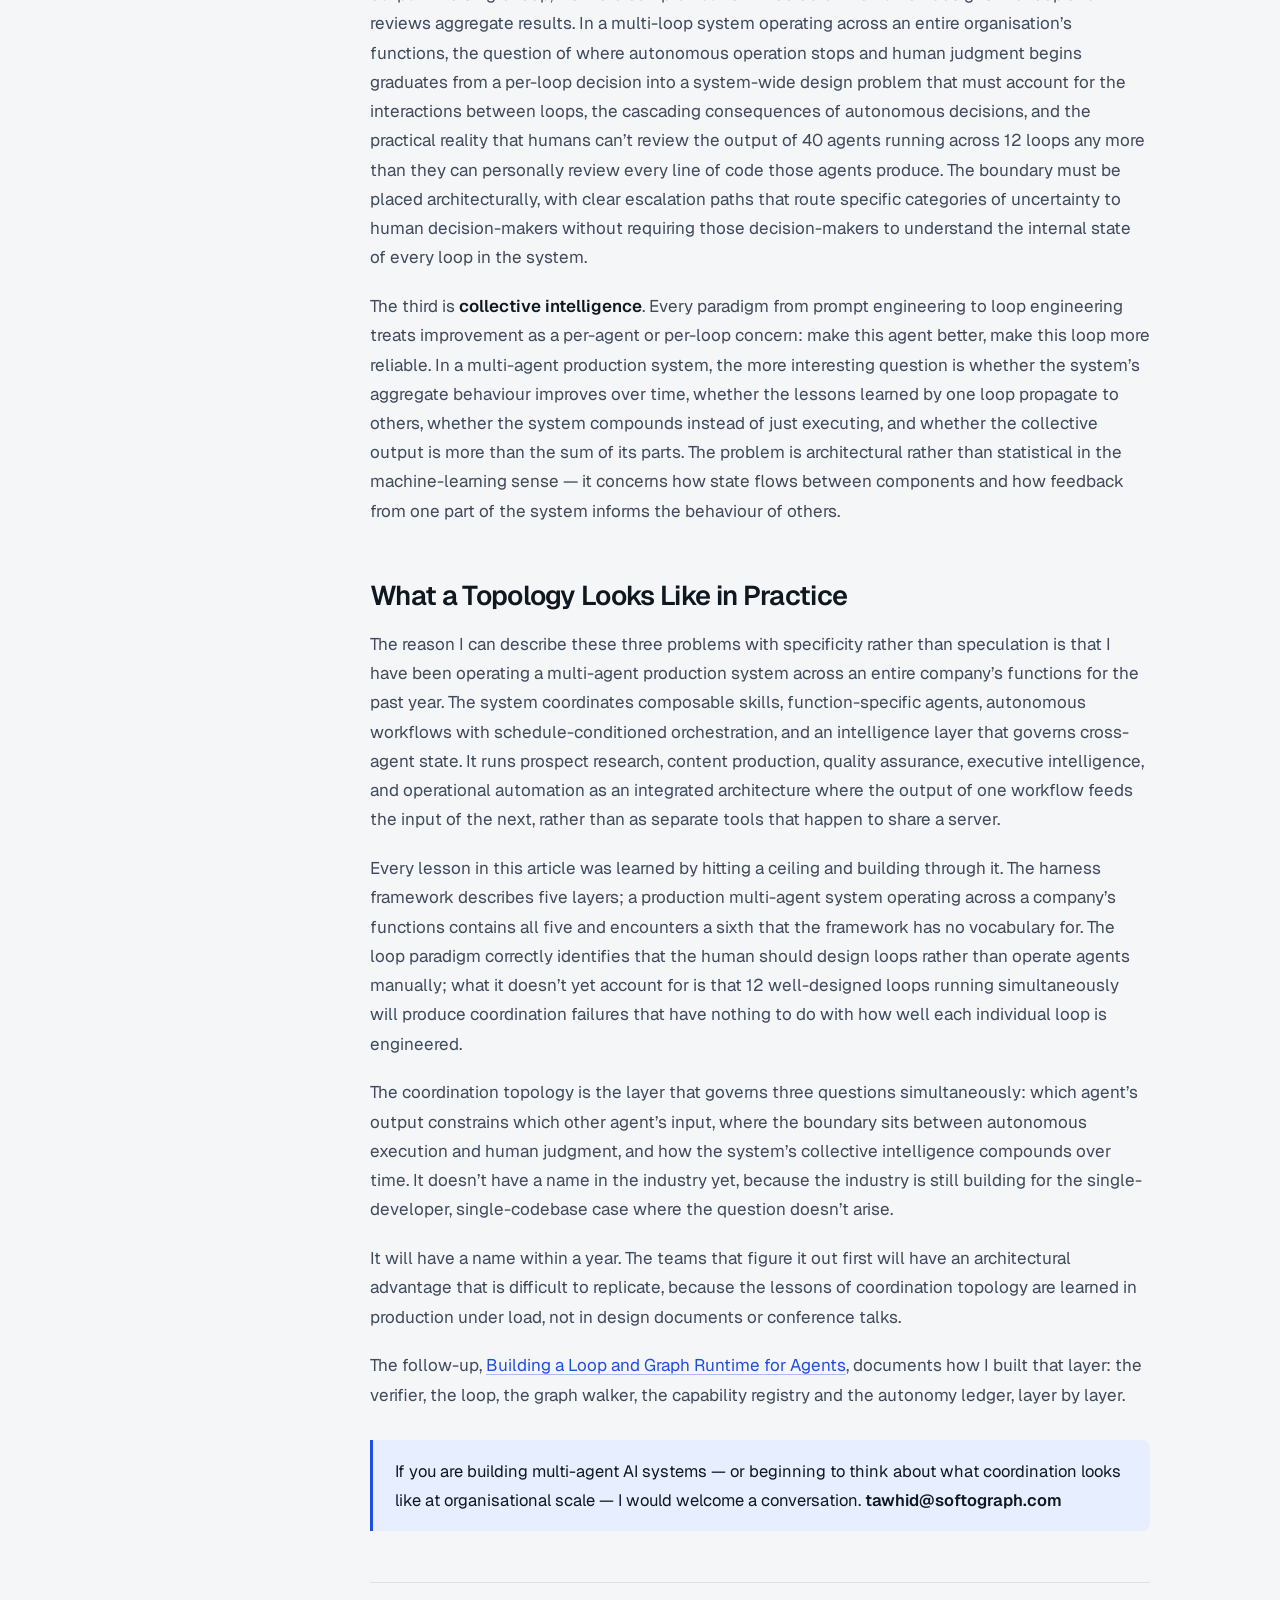
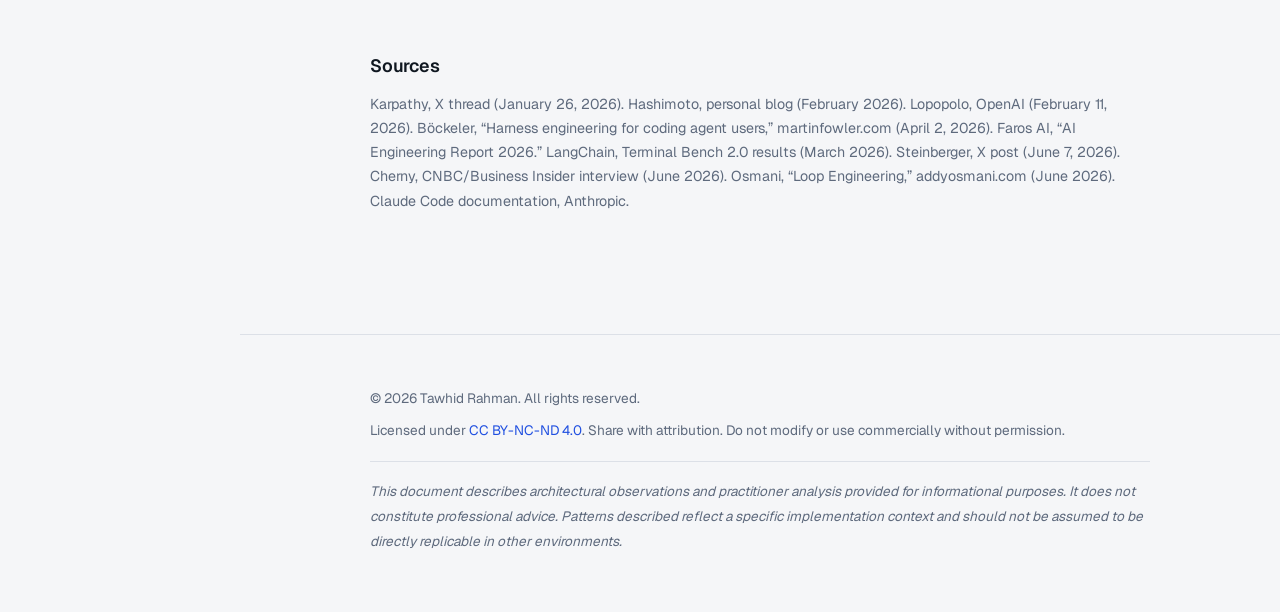
<file: work/reasoning-topology.html>
<!DOCTYPE html>
<html lang="en" data-theme="light">
<head>
<meta charset="UTF-8">
<meta name="viewport" content="width=device-width, initial-scale=1.0">
<title>The Reasoning Topology — What Sits Above the Loop | Tawhid Rahman</title>
<meta name="description" content="AI engineering hit four paradigm ceilings in eighteen months. The coordination layer above loops — where multi-agent systems interact — doesn't have a name yet.">
<meta name="author" content="Tawhid Rahman">
<meta name="keywords" content="AI engineering, loop engineering, harness engineering, multi-agent coordination, reasoning topology, agent orchestration, AI architecture">
<meta property="og:title" content="The Reasoning Topology — What Sits Above the Loop">
<meta property="og:description" content="Four paradigm shifts in eighteen months. The layer above loops — where agents coordinate across an organisation — is the ceiling the industry hasn't named.">
<meta property="og:type" content="article">
<meta property="og:image" content="https://rahman-tawhid.github.io/assets/og.png">
<meta name="twitter:card" content="summary_large_image">
<link rel="preconnect" href="https://fonts.googleapis.com">
<link rel="preconnect" href="https://fonts.gstatic.com" crossorigin>
<link href="https://fonts.googleapis.com/css2?family=Geist:wght@400;500;600&family=Geist+Mono:wght@400;500&display=swap" rel="stylesheet">
<link rel="stylesheet" href="/assets/site.css">
</head>
<body>

<header class="site-header">
  <a class="brand" href="/"><span class="brand-name">Tawhid Rahman</span></a>
  <div class="header-controls">
    <a class="header-link" href="/">All work</a>
    <a class="header-link" href="https://www.linkedin.com/in/tawhidurr/" target="_blank" rel="noopener">LinkedIn</a>
    <a class="header-link" href="https://substack.com/@tawhidr" target="_blank" rel="noopener">Substack</a>
  </div>
</header>

<div class="page-wrapper">

<aside class="toc-rail">
  <h3>Contents</h3>
  <a href="#discipline">The Discipline Boundary</a>
  <a href="#harness">The Harness Response</a>
  <a href="#loops">The Loop Shift</a>
  <a href="#ceiling">The Unnamed Ceiling</a>
  <a href="#practice">What a Topology Looks Like</a>
  <a href="#sources">Sources</a>
</aside>

<main class="main-content">

  <div class="hero">
    <div class="hero-eyebrow">Thought Leadership</div>
    <h1>The Reasoning Topology</h1>
    <p class="hero-subtitle">What sits above the loop &mdash; and why the AI engineering conversation is stuck one layer below the ceiling that matters.</p>
    <p class="hero-author">Tawhid Rahman is the CEO of Softograph, a software company he founded in 2012. He has spent the past year building and operating a multi-agent production system that coordinates composable skills, function-specific agents, and autonomous workflows across an entire company&rsquo;s operations.</p>
    <div class="hero-meta">
      <span>Tawhid Rahman</span>
      <span>2026</span>
      <span>~10 min read</span>
    </div>
  </div>

  <p>The AI engineering discipline has cycled through four named paradigm shifts in eighteen months, each one arriving with enough force to make the previous vocabulary feel quaint before the ink on the blog posts had dried. Prompt engineering gave way to context engineering, which yielded to harness engineering, which is currently being superseded by loop engineering. The speed of this progression tells you less about the field&rsquo;s confusion or its appetite for naming things (though both are real) than about a structural pattern underneath: each paradigm solved the problem it was designed to solve and, in doing so, exposed a harder problem one layer up that the previous paradigm&rsquo;s tools couldn&rsquo;t reach.</p>

  <p>There&rsquo;s a pattern in this progression, and it has a ceiling that the current conversation hasn&rsquo;t reached yet, because the conversation is still dominated by people building for a single developer and a single codebase.</p>

  <h2 id="discipline">The Discipline Boundary</h2>

  <p>In January 2026, Andrej Karpathy published a thread describing his shift from 80% manual coding to 80% agent-driven coding in roughly two months. The thread accumulated over 40,000 reposts, largely because every practitioner who read it recognised the same catalogue of failures in their own work: agents that made silent assumptions without surfacing them, overcomplicated simple solutions with speculative abstractions, and edited adjacent code without authorisation. The problems Karpathy was cataloguing weren&rsquo;t capability failures in the traditional sense; the agents were brilliant at producing code and equally brilliant at producing the wrong code with the same confidence.</p>

  <p>The community&rsquo;s response was to operationalise these observations into behavioural checklists, chief among them the Karpathy Guidelines, which were published as a CLAUDE.md file that coding agents read at session start. The four principles (state assumptions explicitly, prefer minimal implementations, make surgical changes, define success criteria before writing) crossed 220,000 GitHub stars by May. The insight was that the boundary agents kept failing at wasn&rsquo;t the intelligence boundary but the discipline boundary, and the fix was architectural: bake the behavioural constraints into the agent&rsquo;s environment rather than hoping the model would develop judgment it structurally can&rsquo;t possess.</p>

  <p>The observation had a longer reach than the checklist it produced, because Karpathy had surfaced the first serious evidence that the bottleneck in AI-assisted development wasn&rsquo;t the model at all but everything the model operated inside.</p>

  <div class="diagram-wrapper">
    <img src="img/reasoning-topology-fig1.png" alt="The Engineering Progression &mdash; four paradigm shifts from prompt engineering to loop engineering, with a question mark for the coordination topology layer above">
    <div class="diagram-caption">The engineering progression: four paradigm shifts in eighteen months, each solving one ceiling and exposing the next.</div>
  </div>

  <h2 id="harness">The Harness Response</h2>

  <p>Six weeks after Karpathy&rsquo;s thread, two things happened in the same week of February 2026 that gave the next layer its name. Mitchell Hashimoto, the creator of Terraform and Ghostty, described a practice he had developed while working with AI coding agents: every time an agent made a mistake, he would engineer a permanent fix into the agent&rsquo;s environment so that the specific mistake became structurally impossible to repeat. Six days later, Ryan Lopopolo at OpenAI published a case study in which a small team had shipped a production application with zero manually written lines of code &mdash; roughly a million lines generated by Codex agents, 1,500 pull requests merged by three engineers averaging 3.5 PRs per day. The formula Hashimoto gave the field was five words long: Agent = Model + Harness.</p>

  <p>The harness, in the vocabulary that rapidly consolidated around this insight, means everything in an AI agent that isn&rsquo;t the model itself: the context pipelines, the constraint documents, the verification loops, the observability infrastructure, the memory systems, and the tool interfaces that collectively determine whether an intelligent model produces useful work or confident wreckage. Birgitta B&ouml;ckeler at Thoughtworks structured this into a framework published on Martin Fowler&rsquo;s site in April, introducing the distinction between guides (feedforward controls that steer the agent before it acts) and sensors (feedback controls that observe after the agent acts and enable self-correction). The framework identified five industry-standard layers: orchestration, verification, context and memory, guardrails, and observability.</p>

  <p>The evidence that the harness matters more than the model arrived in the form of a controlled experiment that the field has been quoting ever since. The LangChain engineering team, without changing the underlying model at all, redesigned their coding agent&rsquo;s harness and climbed from the 30th to the 5th position on Terminal Bench 2.0, improving accuracy from 52.8% to 66.5%. Same brain, different body, radically different results. Faros AI&rsquo;s 2026 Engineering Report provided the structural explanation for why this mattered: AI-assisted code changes are larger, more complex, and carry wider blast radius than their human-written equivalents, while the surface quality of the code makes errors cognitively expensive to detect during review. The harness is where reliability is won.</p>

  <p>The limitation of the harness paradigm, which became visible almost immediately to anyone operating multi-agent systems, is that its entire vocabulary assumes a single agent, a single codebase, and a single developer. The harness has no language for what happens when 40 agents each operate within their own harness and those harnesses need to compose.</p>

  <div class="diagram-wrapper">
    <img src="img/reasoning-topology-fig2.png" alt="The Harness Architecture &mdash; five layers wrapping a single model, with guides as feedforward controls and sensors as feedback controls">
    <div class="diagram-caption">The harness architecture: five layers wrapping a single model. Designed for one developer, one codebase, one agent.</div>
  </div>

  <h2 id="loops">The Loop Shift</h2>

  <p>On June 7, 2026, Peter Steinberger &mdash; creator of OpenClaw, then at OpenAI &mdash; posted two sentences that accumulated 6.5 million views on X: &ldquo;Here&rsquo;s your monthly reminder that you shouldn&rsquo;t be prompting coding agents anymore. You should be designing loops that prompt your agents.&rdquo; The same week, Boris Cherny, the head of Claude Code at Anthropic, told interviewers that his job had changed: &ldquo;I don&rsquo;t prompt Claude anymore. I have loops running that prompt Claude and figuring out what to do. My job is to write loops.&rdquo; On the Sunday, Addy Osmani at Google published the essay that gave the pattern its name &mdash; &ldquo;Loop Engineering&rdquo; &mdash; and described a five-part architecture: discovery, task decomposition, orchestration, verification, and persistent memory.</p>

  <p>The core observation is that the old workflow, with the human holding the tool the entire time, had been replaced by designing small autonomous control systems that use the agents instead. A loop finds work, assigns it, verifies the result, writes down what happened, and decides the next step, all without the developer sitting at the keyboard. Claude Code shipped the native primitives in the same period: <code>/loop</code> for recurring tasks, <code>/goal</code> for run-until-a-condition-is-met with a separate fast model grading completion so the worker doesn&rsquo;t grade its own homework, and <code>/schedule</code> for durable cron-style automation.</p>

  <p>The shift was real and not, as some of the more jaded commentators suggested, a rebranding of cron jobs. The scheduling layer of a loop is a traditional scheduler, but the decision logic in the middle is categorically different: a cron job runs a fixed script, while a loop runs a model that reads the current state and chooses its next action. The distinction matters because it relocates the bottleneck. In the harness paradigm, the bottleneck was the system around the model. In the loop paradigm, the bottleneck was identified as the human who&rsquo;d been manually operating that system one turn at a time. Loops remove the human from the execution path and relocate them to the design path.</p>

  <p>Osmani, to his credit, included the warning that the discussion he triggered was careful to transmit: an unattended loop without a verifier is a machine that ships bugs with high confidence. Token costs in autonomous agent loops compound faster than almost any developer expects. And there&rsquo;s what he called comprehension debt, the gap that widens when a system ships code you never read.</p>

  <h2 id="ceiling">The Unnamed Ceiling</h2>

  <p>Loop engineering is the right abstraction for a single developer orchestrating a single autonomous workflow. The question that it doesn&rsquo;t answer, because the question doesn&rsquo;t arise in the single-developer context that dominates the current conversation, is what happens when loops interact.</p>

  <p>Consider a production environment where a content research loop discovers opportunities, feeds its output into a publishing loop, which triggers a distribution loop, which generates performance signals that feed back into the research loop. Each of these is a well-harnessed, goal-conditioned loop running autonomously. Each has its own verification sub-agent, its own memory, its own scheduling. By every measure the current paradigm cares about, each loop is well-engineered.</p>

  <p>The system&rsquo;s behaviour, though, depends less on how well each loop is engineered than on the relationships between loops: which loop&rsquo;s output constrains which other loop&rsquo;s input, what happens when two loops produce contradictory signals about the same resource, and how the collective behaviour of the system changes when a loop that used to run daily starts running hourly. These are coordination problems, and the coordination layer sits above any individual loop the way a loop sits above any individual prompt.</p>

  <div class="diagram-wrapper">
    <img src="img/reasoning-topology-fig3.png" alt="Single Loop vs Coordination Topology &mdash; a clean single loop on the left compared to multiple interconnected loops forming a directed dependency graph on the right">
    <div class="diagram-caption">Single loop vs. coordination topology. Loops don&rsquo;t compose &mdash; they form a topology.</div>
  </div>

  <p>Three problems emerge at organisational scale that none of the existing layers address.</p>

  <p>The first is <strong>inter-agent dependency management</strong>. When a system contains dozens of specialist agents organised into multiple autonomous loops, the output of one agent routinely constrains the input of another. In a well-designed system, these dependencies are explicit and directional; in most systems, they&rsquo;re implicit and discovered only when something breaks three loops downstream from the original error. The harness framework has no concept of cross-agent dependencies because it was designed for a single agent. The loop framework has no concept of cross-loop dependencies because it was designed for a single loop. The dependency graph of a multi-agent production system is a coordination topology, and managing it is an architectural discipline that the field hasn&rsquo;t yet named because the field hasn&rsquo;t yet needed to name it at scale.</p>

  <p>The second is <strong>human-judgment boundary placement</strong>. In a single-agent system, the boundary between autonomous operation and human decision-making is simple: the human reviews the output. In a single loop, it&rsquo;s more complex but still tractable: the human designs the loop and reviews aggregate results. In a multi-loop system operating across an entire organisation&rsquo;s functions, the question of where autonomous operation stops and human judgment begins graduates from a per-loop decision into a system-wide design problem that must account for the interactions between loops, the cascading consequences of autonomous decisions, and the practical reality that humans can&rsquo;t review the output of 40 agents running across 12 loops any more than they can personally review every line of code those agents produce. The boundary must be placed architecturally, with clear escalation paths that route specific categories of uncertainty to human decision-makers without requiring those decision-makers to understand the internal state of every loop in the system.</p>

  <p>The third is <strong>collective intelligence</strong>. Every paradigm from prompt engineering to loop engineering treats improvement as a per-agent or per-loop concern: make this agent better, make this loop more reliable. In a multi-agent production system, the more interesting question is whether the system&rsquo;s aggregate behaviour improves over time, whether the lessons learned by one loop propagate to others, whether the system compounds instead of just executing, and whether the collective output is more than the sum of its parts. The problem is architectural rather than statistical in the machine-learning sense &mdash; it concerns how state flows between components and how feedback from one part of the system informs the behaviour of others.</p>

  <h2 id="practice">What a Topology Looks Like in Practice</h2>

  <p>The reason I can describe these three problems with specificity rather than speculation is that I have been operating a multi-agent production system across an entire company&rsquo;s functions for the past year. The system coordinates composable skills, function-specific agents, autonomous workflows with schedule-conditioned orchestration, and an intelligence layer that governs cross-agent state. It runs prospect research, content production, quality assurance, executive intelligence, and operational automation as an integrated architecture where the output of one workflow feeds the input of the next, rather than as separate tools that happen to share a server.</p>

  <p>Every lesson in this article was learned by hitting a ceiling and building through it. The harness framework describes five layers; a production multi-agent system operating across a company&rsquo;s functions contains all five and encounters a sixth that the framework has no vocabulary for. The loop paradigm correctly identifies that the human should design loops rather than operate agents manually; what it doesn&rsquo;t yet account for is that 12 well-designed loops running simultaneously will produce coordination failures that have nothing to do with how well each individual loop is engineered.</p>

  <p>The coordination topology is the layer that governs three questions simultaneously: which agent&rsquo;s output constrains which other agent&rsquo;s input, where the boundary sits between autonomous execution and human judgment, and how the system&rsquo;s collective intelligence compounds over time. It doesn&rsquo;t have a name in the industry yet, because the industry is still building for the single-developer, single-codebase case where the question doesn&rsquo;t arise.</p>

  <p>It will have a name within a year. The teams that figure it out first will have an architectural advantage that is difficult to replicate, because the lessons of coordination topology are learned in production under load, not in design documents or conference talks.</p>

  <p>The follow-up, <a href="/work/loop-graph-runtime.html">Building a Loop and Graph Runtime for Agents</a>, documents how I built that layer: the verifier, the loop, the graph walker, the capability registry and the autonomy ledger, layer by layer.</p>

  <div class="callout">
    <p>If you are building multi-agent AI systems &mdash; or beginning to think about what coordination looks like at organisational scale &mdash; I would welcome a conversation. <strong>tawhid@softograph.com</strong></p>
  </div>

  <div class="sources" id="sources">
    <h3>Sources</h3>
    <p>Karpathy, X thread (January 26, 2026). Hashimoto, personal blog (February 2026). Lopopolo, OpenAI (February 11, 2026). B&ouml;ckeler, &ldquo;Harness engineering for coding agent users,&rdquo; martinfowler.com (April 2, 2026). Faros AI, &ldquo;AI Engineering Report 2026.&rdquo; LangChain, Terminal Bench 2.0 results (March 2026). Steinberger, X post (June 7, 2026). Cherny, CNBC/Business Insider interview (June 2026). Osmani, &ldquo;Loop Engineering,&rdquo; addyosmani.com (June 2026). Claude Code documentation, Anthropic.</p>
  </div>

</main>
</div>

<footer class="site-footer">
  <p>&copy; 2026 Tawhid Rahman. All rights reserved.</p>
  <p>Licensed under <a href="https://creativecommons.org/licenses/by-nc-nd/4.0/" style="color:var(--teal);text-decoration:none">CC BY-NC-ND 4.0</a>. Share with attribution. Do not modify or use commercially without permission.</p>
  <div class="disclaimer">
    <p>This document describes architectural observations and practitioner analysis provided for informational purposes. It does not constitute professional advice. Patterns described reflect a specific implementation context and should not be assumed to be directly replicable in other environments.</p>
  </div>
</footer>

<script>


(function(){const secs=document.querySelectorAll('h2[id]'),links=document.querySelectorAll('.toc-rail a');const obs=new IntersectionObserver(es=>{es.forEach(e=>{if(e.isIntersecting){links.forEach(l=>l.classList.remove('active'));const t=document.querySelector('.toc-rail a[href="#'+e.target.id+'"]');if(t)t.classList.add('active')}})},{rootMargin:'-15% 0px -75% 0px'});secs.forEach(s=>obs.observe(s))})();
</script>

</body>
</html>
</file>
<file: assets/site.css>
/* Tawhid Rahman — site stylesheet (Schematic). Light theme only.
   Legacy variable names (--teal, --text-primary, --bg-card ...) are kept as aliases so inline SVG/JS keep working. */
:root{
  --bg:#F5F6F8;--bg-card:#FFFFFF;--bg-code:#EDF0F5;
  --text-primary:#0F1720;--text-secondary:#3F4A5C;--text-tertiary:#5E6A7D;
  --border:#DCE0E7;--border-strong:#B9C0CC;--shadow:rgba(15,23,32,.06);
  --accent:#1F4FE0;--accent-light:#5B84F0;--accent-dim:#1638A8;--accent-tint:#E7EEFF;
  --amber:#B7791F;--amber-tint:#FFF2D4;--warn:#B5462F;
  --teal:var(--accent);--teal-light:var(--accent-light);--teal-dim:var(--accent-dim);
  --sans:'Geist',system-ui,-apple-system,'Segoe UI',sans-serif;
  --serif:var(--sans);
  --mono:'Geist Mono',ui-monospace,'SF Mono',Menlo,monospace;
  --max-w:780px;--toc-w:240px;--header-h:3.4rem;
}
*,*::before,*::after{margin:0;padding:0;box-sizing:border-box}
html{scroll-behavior:smooth;font-size:17px}
body{font-family:var(--sans);background:var(--bg);color:var(--text-primary);line-height:1.72;font-weight:400;-webkit-font-smoothing:antialiased}
img{max-width:100%}
:focus-visible{outline:2px solid var(--accent);outline-offset:3px}
.dots{background-image:radial-gradient(var(--border-strong) 1px,transparent 1.2px);background-size:18px 18px}

/* ---------- header ---------- */
.site-header{position:fixed;top:0;left:0;right:0;z-index:100;height:var(--header-h);background:rgba(245,246,248,.92);backdrop-filter:blur(12px);-webkit-backdrop-filter:blur(12px);border-bottom:1px solid var(--border);padding:0 clamp(1rem,3vw,2rem);display:flex;align-items:center;justify-content:space-between}
.brand{text-decoration:none;display:flex;align-items:baseline}
.brand-name{font-family:var(--sans);font-weight:600;font-size:1rem;letter-spacing:-.01em;color:var(--text-primary)}
.header-controls{display:flex;gap:1.4rem;align-items:center}
.header-link{font-family:var(--sans);font-size:.9rem;color:var(--text-secondary);text-decoration:none;transition:color .15s}
.header-link:hover{color:var(--accent)}

/* ---------- article layout ---------- */
.page-wrapper{display:flex;margin-top:var(--header-h);min-height:calc(100vh - var(--header-h))}
.toc-rail{position:fixed;top:var(--header-h);left:0;width:var(--toc-w);height:calc(100vh - var(--header-h));overflow-y:auto;padding:2rem 1.2rem 2rem 1.75rem;border-right:1px solid var(--border);background:var(--bg)}
.toc-rail h3{font-family:var(--sans);font-size:.82rem;font-weight:600;color:var(--text-primary);margin:0 0 .8rem}
.toc-rail a{display:block;padding:.3rem 0 .3rem .8rem;font-size:.84rem;color:var(--text-secondary);text-decoration:none;border-left:2px solid var(--border);line-height:1.45;transition:color .15s,border-color .15s}
.toc-rail a:hover,.toc-rail a.active{color:var(--accent);border-left-color:var(--accent)}
.main-content{margin-left:var(--toc-w);flex:1;min-width:0;padding:3rem 3.5rem 6rem;max-width:calc(var(--max-w) + 7rem)}
h2[id]{scroll-margin-top:calc(var(--header-h) + 1.2rem)}

/* ---------- typography ---------- */
h1{font-family:var(--sans);font-size:clamp(2.2rem,4.6vw,3.2rem);font-weight:600;line-height:1.06;letter-spacing:-.035em;color:var(--text-primary);margin-bottom:.6rem}
h2{font-family:var(--sans);font-size:1.6rem;font-weight:600;line-height:1.2;letter-spacing:-.025em;margin:3.2rem 0 1rem;color:var(--text-primary)}
h3{font-family:var(--sans);font-size:1.05rem;font-weight:600;letter-spacing:-.01em;margin:2rem 0 .6rem;color:var(--text-primary)}
p{margin-bottom:1.15rem;color:var(--text-secondary);text-align:left}
strong{color:var(--text-primary);font-weight:600}
ul.plain{margin:0 0 1.2rem 1.2rem;color:var(--text-secondary)}
ul.plain li{margin-bottom:.45rem}
.main-content p a,.main-content li a,.main-content td a,.site-footer a{color:var(--accent);text-decoration:underline;text-decoration-color:rgba(31,79,224,.35);text-underline-offset:3px}
.main-content p a:hover,.main-content li a:hover,.main-content td a:hover,.site-footer a:hover{text-decoration-color:var(--accent)}

/* hero */
.hero{margin-bottom:3rem;padding-bottom:2.4rem;border-bottom:1px solid var(--border)}
.hero-eyebrow{font-family:var(--sans);font-size:.86rem;font-weight:500;color:var(--accent);margin-bottom:.7rem}
.hero-subtitle{font-size:1.16rem;color:var(--text-primary);line-height:1.6;max-width:640px;margin-bottom:1.6rem}
.hero-author{font-size:.92rem;color:var(--text-secondary);line-height:1.65;max-width:620px;margin-bottom:1.4rem;border-left:3px solid var(--accent);padding-left:1rem}
.hero-meta{display:flex;gap:1.6rem;flex-wrap:wrap;font-size:.8rem;color:var(--text-tertiary);font-family:var(--mono)}
.hero + h2{margin-top:2.2rem}

/* cards */
.arch-card{background:var(--bg-card);border:1px solid var(--border);border-radius:10px;padding:1.6rem 1.75rem;margin:1.5rem 0}
.arch-card h4{font-family:var(--sans);font-size:.88rem;font-weight:600;color:var(--accent);margin-bottom:.7rem}
.layer-grid{display:grid;grid-template-columns:1fr 1fr;gap:1rem;margin:1.5rem 0}
.layer-item{background:var(--bg-card);border:1px solid var(--border);border-left:3px solid var(--accent);border-radius:8px;padding:1.2rem 1.3rem;transition:border-color .15s}
.layer-item:hover{border-color:var(--accent)}
.layer-item h4{font-family:var(--sans);font-size:.95rem;font-weight:600;color:var(--text-primary);margin-bottom:.35rem}
.layer-item p{font-size:.88rem;margin-bottom:0;line-height:1.6}
.layer-num{font-family:var(--mono);font-size:1.15rem;color:var(--accent);opacity:.45;float:right;margin-top:-.1rem}

/* diagrams: white frame on a blueprint grid, so figures no longer float as plain white boxes */
.diagram-wrapper{margin:2rem 0;background-color:var(--bg-card);background-image:radial-gradient(var(--border) 1px,transparent 1.2px);background-size:18px 18px;border:1px solid var(--border);border-radius:10px;padding:1.6rem;overflow-x:auto;color:var(--text-primary)}
.diagram-wrapper svg{width:100%;height:auto;display:block}
.fig-scroll .diagram-wrapper svg{min-width:620px}
.diagram-wrapper img{width:100%;height:auto;display:block;border-radius:6px}
.diagram-caption{font-family:var(--sans);font-size:.84rem;color:var(--text-tertiary);text-align:left;margin-top:.9rem;line-height:1.5}
.diagram-watermark{font-family:var(--mono);font-size:9px;opacity:.35}

/* code */
code{font-family:var(--mono);font-size:.86em;background:var(--bg-code);padding:.12em .38em;border-radius:4px;color:var(--accent-dim)}
pre{font-family:var(--mono);font-size:.8rem;line-height:1.6;background:var(--bg-code);border:1px solid var(--border);border-radius:8px;padding:1.2rem 1.4rem;margin:1.5rem 0;overflow-x:auto;color:var(--text-primary)}
pre code{background:none;padding:0;color:inherit;font-size:inherit}
pre .c{color:var(--text-tertiary)}
pre .k{color:var(--accent)}
.pre-label{font-family:var(--mono);font-size:.74rem;color:var(--text-tertiary);margin:-1rem 0 1.6rem}

/* callout */
.callout{border-left:3px solid var(--accent);padding:1rem 1.3rem;margin:1.8rem 0;background:var(--accent-tint);border-radius:0 8px 8px 0;font-size:.97rem}
.callout p{margin-bottom:0;color:var(--text-primary)}
.callout.warn{border-left-color:var(--warn);background:#FBEDE9}

/* tables */
.table-wrap{overflow-x:auto;margin:1.5rem 0}
.ref-table{width:100%;border-collapse:collapse;margin:1.5rem 0;font-size:.9rem;background:var(--bg-card);border:1px solid var(--border)}
.table-wrap .ref-table{margin:0;min-width:560px}
.ref-table th{text-align:left;font-family:var(--sans);font-size:.82rem;font-weight:600;color:var(--text-primary);background:var(--accent-tint);padding:.6rem .8rem;border-bottom:1px solid var(--border)}
.ref-table td{padding:.65rem .8rem;border-bottom:1px solid var(--border);color:var(--text-secondary);vertical-align:top;line-height:1.55}
.ref-table tr:last-child td{border-bottom:none}
.ref-table td:first-child{color:var(--text-primary);font-weight:600}
.ref-table td.num,.ref-table th.num{text-align:right;font-family:var(--mono);font-size:.82rem}
.ref-table td i{display:inline-block;width:9px;height:9px;border-radius:50%;margin-right:.45rem;vertical-align:middle}

/* stats + interactive map (network analysis page) */
.stat-row{display:grid;grid-template-columns:repeat(4,minmax(0,1fr));gap:.8rem;margin:1.6rem auto}
.stat{background:var(--bg-card);border:1px solid var(--border);border-radius:8px;padding:1rem;height:100%}
.stat b{display:block;font-family:var(--sans);font-weight:600;font-size:1.7rem;letter-spacing:-.03em;color:var(--text-primary);line-height:1.1}
.stat span{font-size:.8rem;color:var(--text-tertiary);line-height:1.4;display:block;margin-top:.35rem}
.kg{position:relative;background:var(--bg-card);border:1px solid var(--border);border-radius:10px;padding:1rem 1rem .8rem;margin:2rem auto}
.kg-bar{display:flex;gap:.6rem;align-items:center;flex-wrap:wrap;margin-bottom:.6rem}
.kg-bar input{font-family:var(--sans);font-size:.85rem;padding:.4rem .7rem;border:1px solid var(--border-strong);border-radius:6px;background:var(--bg);color:var(--text-primary);min-width:220px}
.kg-bar span{font-family:var(--mono);font-size:.72rem;color:var(--text-tertiary)}
.kg canvas{width:100%;height:560px;display:block;cursor:crosshair}
.kg-legend{display:flex;flex-wrap:wrap;gap:.35rem;margin-top:.7rem}
.kg-legend button{font-family:var(--sans);font-size:.76rem;border:1px solid var(--border);background:none;color:var(--text-secondary);border-radius:999px;padding:.22rem .65rem;cursor:pointer;display:inline-flex;align-items:center;gap:.35rem}
.kg-legend button i{width:9px;height:9px;border-radius:50%;display:inline-block}
.kg-legend button.on{border-color:var(--accent);color:var(--text-primary);background:var(--accent-tint)}
.kg-tip{position:absolute;display:none;pointer-events:none;background:var(--bg-card);border:1px solid var(--border);border-radius:8px;padding:.5rem .65rem;font-size:.78rem;max-width:240px;box-shadow:0 4px 14px var(--shadow);z-index:5}
.kg-tip b{display:block;color:var(--text-primary);font-family:var(--sans);font-weight:600;font-size:.92rem;margin-bottom:.15rem}
.kg-tip span{display:block;color:var(--text-secondary)}
.kg-tip em{display:block;color:var(--text-tertiary);font-style:normal;margin-top:.2rem}

/* sources / footer */
.sources{margin-top:3rem;padding-top:2rem;border-top:1px solid var(--border);font-size:.84rem;color:var(--text-tertiary);line-height:1.7}
.sources p{text-align:left;color:var(--text-tertiary);font-size:.84rem}
.site-footer{margin-left:var(--toc-w);padding:3rem 3.5rem;border-top:1px solid var(--border);font-size:.8rem;color:var(--text-tertiary);line-height:1.85}
.site-footer p{color:var(--text-tertiary);font-size:.8rem;margin-bottom:.4rem}
.disclaimer{margin-top:1rem;padding-top:1rem;border-top:1px solid var(--border);font-size:.74rem;font-style:italic}

/* reading column centred right of the rail; figures/tables run wider */
@media(min-width:901px){
  .page-wrapper{padding-left:var(--toc-w)}
  .main-content{margin-left:auto;margin-right:auto;width:100%;max-width:1160px}
  .main-content > *:not(.diagram-wrapper):not(.table-wrap):not(.ref-table):not(.wide){max-width:780px;margin-left:auto;margin-right:auto}
  .main-content > .diagram-wrapper,.main-content > .table-wrap,.main-content > .ref-table,.main-content > .wide{max-width:1000px;margin-left:auto;margin-right:auto}
  .site-footer > *{max-width:780px;margin-left:auto;margin-right:auto}
}

/* =====================================================
   HOME
   ===================================================== */
.home-main{max-width:1180px;margin:0 auto;padding:var(--header-h) clamp(1rem,4vw,3rem) 0}
.home-hero{display:grid;grid-template-columns:1.5fr .7fr;gap:3rem;align-items:end;padding:4rem 0 3rem}
.home-hero h1{font-size:clamp(2.5rem,5.4vw,4.1rem);line-height:1.03;letter-spacing:-.04em;max-width:13ch;margin-bottom:0}
.home-hero .lead{font-size:1.15rem;line-height:1.6;color:var(--text-secondary);max-width:54ch;margin:1.4rem 0 0}
.home-hero .photo-frame{width:100%;max-width:340px;justify-self:end;background:linear-gradient(#0c0e11,#23262b) top/100% 1.9rem no-repeat #23262b;border:1px solid var(--border);border-radius:10px;padding-top:1.9rem;overflow:hidden}
.home-hero .photo-frame img{display:block;width:100%;height:auto;filter:grayscale(1);-webkit-mask-image:linear-gradient(to bottom,transparent 0,#000 1.1%);mask-image:linear-gradient(to bottom,transparent 0,#000 1.1%)}
.facts{display:flex;flex-wrap:wrap;gap:.4rem 2rem;margin-top:2rem;padding-top:1rem;border-top:1px solid var(--border);font-family:var(--mono);font-size:.8rem;color:var(--text-secondary)}
.facts b{color:var(--text-primary);font-weight:500}
.home-links{display:flex;gap:.6rem;margin-top:1.6rem;flex-wrap:wrap}
.home-links a{font-family:var(--sans);font-size:.9rem;font-weight:500;padding:.6rem 1.05rem;border-radius:8px;border:1px solid var(--border-strong);background:var(--bg-card);color:var(--text-primary);text-decoration:none;transition:border-color .15s}
.home-links a:hover{border-color:var(--accent)}
.home-links a.primary{background:var(--text-primary);color:#fff;border-color:var(--text-primary)}
.kind{font-family:var(--sans);font-size:.82rem;color:var(--accent);font-weight:500}
.meta{font-family:var(--sans);font-size:.8rem;color:var(--text-tertiary)}
.feat-card{display:grid;grid-template-columns:1fr 1.05fr;background:var(--bg-card);border:1px solid var(--border);border-radius:14px;overflow:hidden;text-decoration:none;color:inherit;transition:border-color .15s}
.feat-card:hover{border-color:var(--accent)}
.feat-text{padding:2.2rem}
.feat-text h2{font-size:1.9rem;letter-spacing:-.03em;line-height:1.12;margin:.6rem 0 .9rem}
.feat-text p{line-height:1.6;margin-bottom:1.2rem}
.feat-art{background-color:var(--accent-tint);background-image:radial-gradient(var(--border-strong) 1px,transparent 1.2px);background-size:18px 18px;color:var(--accent);display:grid;place-items:center;min-height:240px}
.feat-art svg{width:150px;height:150px}
.shelf{padding-top:3rem;scroll-margin-top:calc(var(--header-h) + 1rem)}
.shelf-head{display:flex;align-items:baseline;justify-content:space-between;gap:1rem;margin-bottom:1rem}
.shelf-head h2{font-size:1.15rem;margin:0;letter-spacing:-.015em}
.shelf-note{font-size:.86rem;color:var(--text-tertiary);margin:0}
.grid{display:grid;grid-template-columns:repeat(3,minmax(0,1fr));gap:1rem}
.grid.two{grid-template-columns:repeat(2,minmax(0,1fr))}
.item{display:flex;flex-direction:column;background:var(--bg-card);border:1px solid var(--border);border-radius:10px;overflow:hidden;text-decoration:none;color:inherit;transition:border-color .15s}
.item:hover{border-color:var(--accent)}
.item .thumb{height:104px;color:var(--accent);background-color:var(--accent-tint);background-image:radial-gradient(var(--border-strong) 1px,transparent 1.2px);background-size:18px 18px;display:grid;place-items:center;border-bottom:1px solid var(--border)}
.item .thumb svg{width:54px;height:54px}
.item .body{padding:1.1rem 1.2rem 1.25rem;display:flex;flex-direction:column;flex:1}
.item h3{font-size:1.08rem;letter-spacing:-.015em;line-height:1.25;margin:.3rem 0 .45rem}
.item p{font-size:.9rem;line-height:1.55;flex:1;margin-bottom:.9rem}
.glyph{stroke:currentColor;fill:none;stroke-width:2;stroke-linecap:round;stroke-linejoin:round}
.home-cta{margin:3.5rem 0 0;padding:2rem 0;border-top:1px solid var(--border);max-width:720px}
.home-cta p{font-size:.98rem}
.home-cta a{color:var(--accent);font-weight:600;text-decoration:none}
.home-cta a:hover{text-decoration:underline}
.home-footer{max-width:1180px;margin:0 auto;padding:2rem clamp(1rem,4vw,3rem) 3rem;font-size:.8rem;color:var(--text-tertiary);border-top:1px solid var(--border)}

/* ---------- print ---------- */
@media print{
  .site-header,.toc-rail{display:none!important}
  .page-wrapper{margin-top:0;padding-left:0}
  .main-content{margin-left:0!important;padding:0!important;max-width:100%}
  .site-footer{margin-left:0}
  body{font-size:11pt;background:#fff;color:#111}
  h1{font-size:22pt}h2{font-size:15pt}
  .arch-card,.layer-item,.diagram-wrapper,pre{break-inside:avoid}
}

/* ---------- mobile ---------- */
@media(max-width:900px){
  .toc-rail{display:none}
  .main-content{margin-left:0;padding:1.5rem 1.2rem 4rem}
  .site-footer{margin-left:0;padding:2rem 1.2rem}
  .layer-grid{grid-template-columns:1fr}
  .stat-row{grid-template-columns:repeat(2,minmax(0,1fr))}
  .kg canvas{height:420px}
}
@media(max-width:820px){
  .home-hero{grid-template-columns:1fr;gap:2rem}
  .home-hero .photo-frame{max-width:220px;justify-self:start}
  .feat-card{grid-template-columns:1fr}
  .grid,.grid.two{grid-template-columns:1fr}
  .shelf-note{display:none}
}
@media(max-width:640px){
  .header-controls .header-link:not(:first-child){display:none}
  h1{font-size:2rem}
}
@media(prefers-reduced-motion:reduce){html{scroll-behavior:auto}*{transition:none!important}}

/* wide item (single card spanning the shelf) */
.item.wide{grid-column:1/-1;flex-direction:row}
.item.wide .thumb{width:200px;height:auto;border-bottom:none;border-right:1px solid var(--border);flex-shrink:0}
@media(max-width:820px){.item.wide{flex-direction:column}.item.wide .thumb{width:auto;height:104px;border-right:none;border-bottom:1px solid var(--border)}}
</file>
